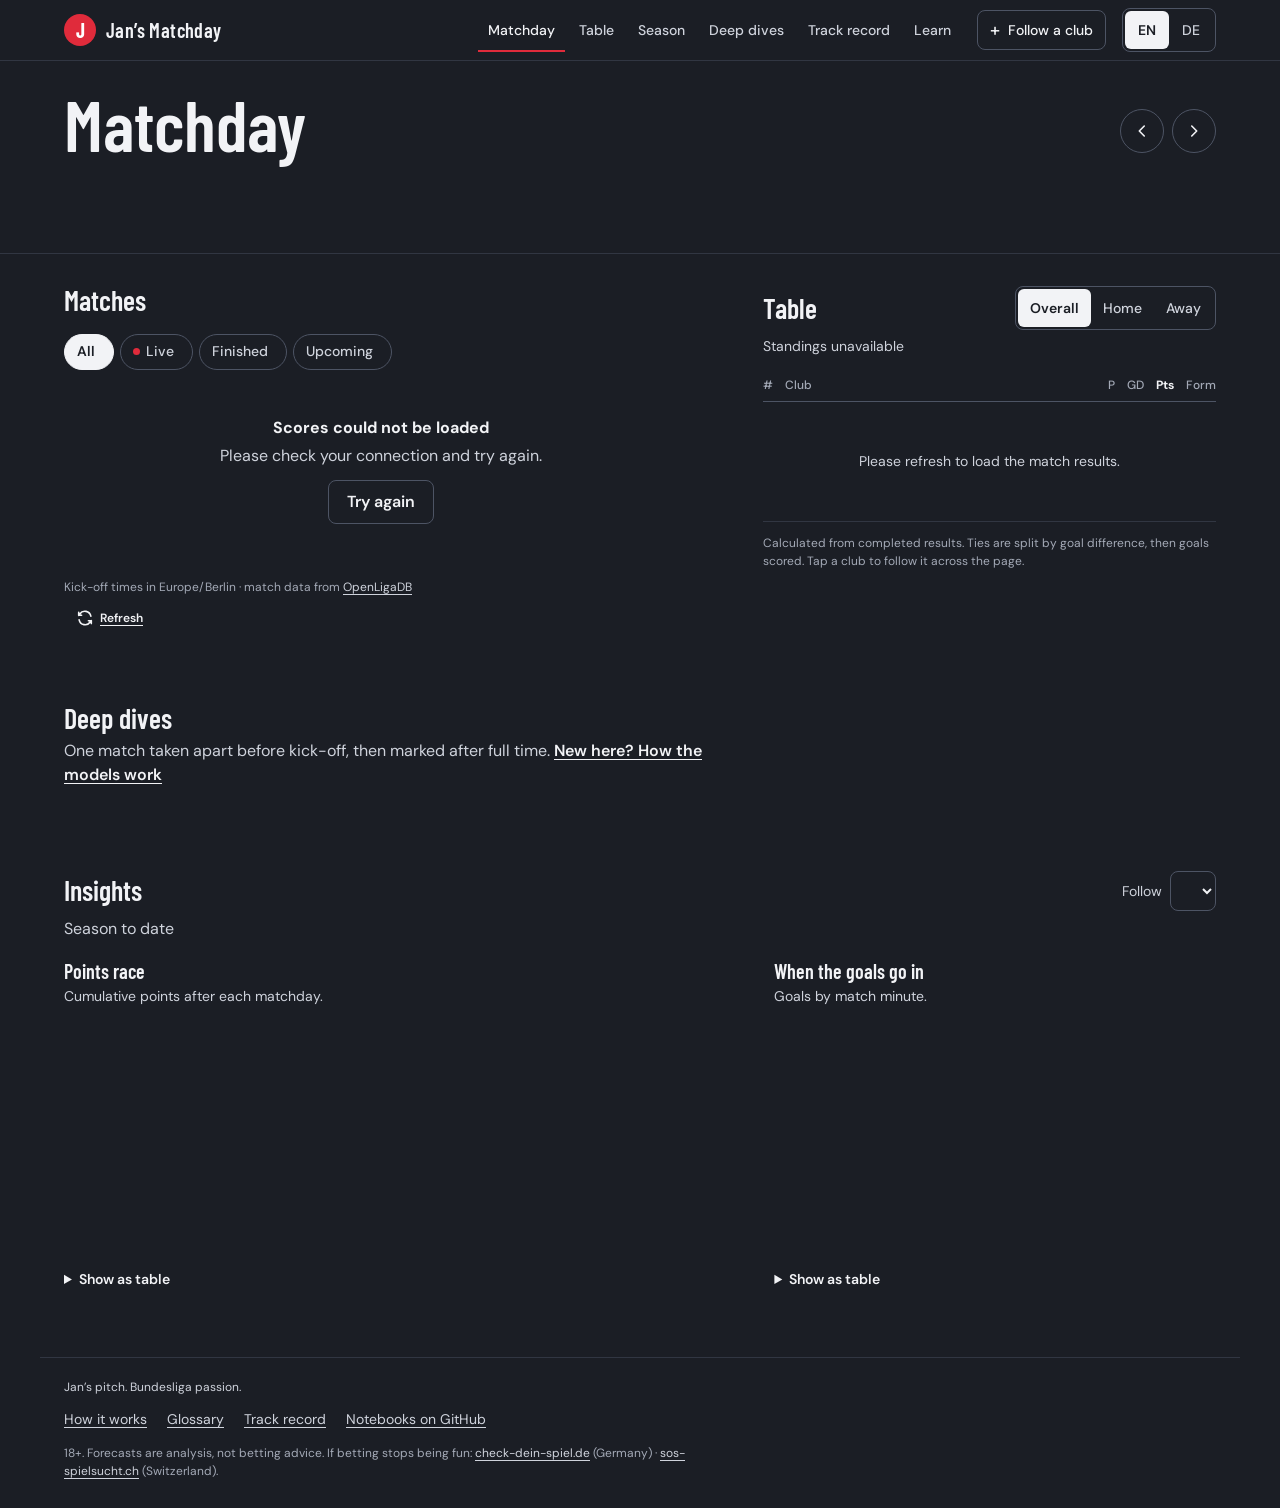
<file: index.html>
<!doctype html>
<html lang="en">
  <head>
    <meta charset="utf-8">
    <meta name="viewport" content="width=device-width, initial-scale=1, viewport-fit=cover">
    <meta name="theme-color" content="#1b1e25">
    <meta name="description" content="Jan’s Matchday: Bundesliga fixtures, live scores, the table, season insights and data-driven match analysis." data-i18n-attrs="content:meta.description">
    <title data-i18n="meta.title">Jan’s Matchday — Bundesliga results, table and analysis</title>
    <meta name="apple-mobile-web-app-capable" content="yes">
    <meta name="apple-mobile-web-app-title" content="Jan’s Matchday">
    <meta name="apple-mobile-web-app-status-bar-style" content="black-translucent">
    <link rel="canonical" href="https://jhvl88.github.io/matchday/">
    <link rel="alternate" hreflang="en" href="https://jhvl88.github.io/matchday/?lang=en">
    <link rel="alternate" hreflang="de" href="https://jhvl88.github.io/matchday/?lang=de">
    <link rel="alternate" hreflang="x-default" href="https://jhvl88.github.io/matchday/">
    <meta property="og:type" content="website">
    <meta property="og:site_name" content="Jan’s Matchday">
    <meta property="og:title" content="Jan’s Matchday: Bundesliga forecasts, results and the table">
    <meta property="og:description" content="Bundesliga fixtures, live scores and the table, plus deep dives that pit three forecasting models against the bookmakers. In English and German.">
    <meta property="og:url" content="https://jhvl88.github.io/matchday/">
    <meta property="og:image" content="https://jhvl88.github.io/matchday/assets/share/home.jpg">
    <meta property="og:image:width" content="1200">
    <meta property="og:image:height" content="630">
    <meta property="og:image:alt" content="Jan’s Matchday: Bundesliga forecasts, results and the table">
    <meta property="og:locale" content="en_GB">
    <meta property="og:locale:alternate" content="de_DE">
    <meta name="twitter:card" content="summary_large_image">
    <meta name="twitter:title" content="Jan’s Matchday: Bundesliga forecasts, results and the table">
    <meta name="twitter:description" content="Bundesliga fixtures, live scores and the table, plus deep dives that pit three forecasting models against the bookmakers. In English and German.">
    <meta name="twitter:image" content="https://jhvl88.github.io/matchday/assets/share/home.jpg">
    <link rel="apple-touch-icon" href="./assets/apple-touch-icon.png">
    <link rel="manifest" href="./manifest.webmanifest">
    <link rel="preconnect" href="https://api.openligadb.de">
    <link rel="preload" href="assets/fonts/dm-sans-latin-400-normal.woff2" as="font" type="font/woff2" crossorigin>
    <link rel="preload" href="assets/fonts/barlow-condensed-latin-700-normal.woff2" as="font" type="font/woff2" crossorigin>
    <link rel="stylesheet" href="styles.css?v=12">
    <script src="i18n.js?v=17" defer></script>
    <script src="glossary.js?v=17" defer></script>
    <script src="explain.js?v=10" defer></script>
    <script src="app.js?v=15" defer></script>
  </head>
  <body class="home">
    <a class="skip-link" href="#matches" data-i18n="nav.skip">Skip to matches</a>
    <header class="topbar">
      <div class="app-shell topbar-inner">
        <a class="brand" href="./" aria-label="Jan’s Matchday home" data-i18n-attrs="aria-label:brand.home">
          <span class="brand-mark" aria-hidden="true">J</span>
          <span class="brand-name">Jan’s Matchday</span>
        </a>
        <nav class="top-nav" aria-label="Sections" data-i18n-attrs="aria-label:nav.label">
          <a href="#matchday" aria-current="page" data-i18n="nav.matchday">Matchday</a>
          <a href="#table" data-i18n="nav.table">Table</a>
          <a href="season/" data-i18n="nav.season">Season</a>
          <a href="#analysis" data-i18n="nav.dives">Deep dives</a>
          <a href="record/" data-i18n="nav.record">Track record</a>
          <a href="learn/" data-i18n="nav.learn">Learn</a>
        </nav>
        <button class="follow-button" id="follow-button" type="button" aria-haspopup="dialog" aria-controls="follow-dialog">
          <span class="follow-crest" id="follow-crest" aria-hidden="true"></span>
          <span class="follow-label" id="follow-label" data-i18n="follow.button">Follow a club</span>
        </button>
        <div class="segmented lang-switch" role="group" aria-label="Language" data-i18n-attrs="aria-label:lang.label">
          <button type="button" data-lang="en" lang="en" title="English" aria-pressed="true">EN</button>
          <button type="button" data-lang="de" lang="de" title="Deutsch" aria-pressed="false">DE</button>
        </div>
      </div>
    </header>

    <main>
      <section class="masthead" id="matchday" aria-labelledby="matchday-title">
        <div class="app-shell">
          <div class="masthead-row">
            <h1 id="matchday-title"><span id="matchday-title-text" data-i18n="hub.titlePlaceholder">Matchday</span></h1>
            <div class="masthead-nav">
              <button class="icon-button" id="previous-matchday" type="button" aria-label="Previous matchday" data-i18n-attrs="aria-label:hub.prev">
                <svg viewBox="0 0 20 20" aria-hidden="true"><path d="m12.5 4.5-5.5 5.5 5.5 5.5"/></svg>
              </button>
              <button class="icon-button" id="next-matchday" type="button" aria-label="Next matchday" data-i18n-attrs="aria-label:hub.next">
                <svg viewBox="0 0 20 20" aria-hidden="true"><path d="m7.5 4.5 5.5 5.5-5.5 5.5"/></svg>
              </button>
            </div>
          </div>
          <p class="masthead-dates" id="matchday-dates">&nbsp;</p>
          <p class="status-line" id="countdown" hidden></p>
          <div class="season-strip" id="matchday-strip" role="group" aria-label="Choose a matchday" data-i18n-attrs="aria-label:hub.stripLabel"></div>
          <p class="strip-note">
            <span id="strip-caption"></span>
            <button class="link-button" id="current-matchday" type="button" hidden></button>
          </p>
        </div>
      </section>

      <div class="app-shell page">
        <div class="board-layout">
          <section class="board" id="matches" aria-labelledby="matches-heading">
            <h2 id="matches-heading" data-i18n="fixtures.title">Matches</h2>
            <p class="board-intro" id="board-intro" hidden></p>
            <div class="legend" id="prob-legend" hidden>
              <span class="legend-item"><span class="legend-swatch is-home" aria-hidden="true"></span><span data-i18n="legend.home">Home win</span></span>
              <span class="legend-item"><span class="legend-swatch is-draw" aria-hidden="true"></span><span data-i18n="legend.draw">Draw</span></span>
              <span class="legend-item"><span class="legend-swatch is-away" aria-hidden="true"></span><span data-i18n="legend.away">Away win</span></span>
              <span class="legend-item" id="legend-pin" hidden><span class="legend-pin" aria-hidden="true"></span><span data-i18n="legend.pin">Bookmakers’ split</span></span>
            </div>
            <div class="lead" id="lead" hidden></div>
            <div class="filter-row" role="group" aria-label="Filter matches" data-i18n-attrs="aria-label:filter.label">
                <button class="filter-chip is-active" type="button" data-filter="all" aria-pressed="true"><span data-i18n="filter.all">All</span> <span class="chip-count" data-count="all"></span></button>
                <button class="filter-chip" type="button" data-filter="live" aria-pressed="false"><span class="live-indicator" aria-hidden="true"></span><span data-i18n="filter.live">Live</span> <span class="chip-count" data-count="live"></span></button>
                <button class="filter-chip" type="button" data-filter="finished" aria-pressed="false"><span data-i18n="filter.finished">Finished</span> <span class="chip-count" data-count="finished"></span></button>
                <button class="filter-chip" type="button" data-filter="upcoming" aria-pressed="false"><span data-i18n="filter.upcoming">Upcoming</span> <span class="chip-count" data-count="upcoming"></span></button>
              </div>
            <div id="results" class="results-list" aria-live="polite" aria-busy="true">
              <div class="loading-state">
                <span class="loading-spinner" aria-hidden="true"></span>
                <p data-i18n="fixtures.loading">Finding the latest scores…</p>
              </div>
            </div>
            <p class="board-foot" id="fixtures-foot"><span data-i18n="fixtures.foot">Kick-off times in Europe/Berlin · match data from</span> <a href="https://www.openligadb.de/" target="_blank" rel="noreferrer">OpenLigaDB</a><span id="odds-source"></span></p>
            <p class="board-refresh">
              <span class="updated-at" id="updated-at" aria-live="polite"></span>
              <button class="link-button refresh-button" id="refresh-results" type="button">
                <svg viewBox="0 0 20 20" aria-hidden="true"><path d="M16.5 8A6.8 6.8 0 0 0 4.2 5.5L3 7m0 0V3.8M3 7h3.2M3.5 12a6.8 6.8 0 0 0 12.3 2.5L17 13m0 0v3.2M17 13h-3.2"/></svg>
                <span data-i18n="hub.refresh">Refresh</span>
              </button>
            </p>
          </section>

          <section class="standings standings-panel" id="table" aria-labelledby="standings-heading" aria-busy="true">
            <div class="section-row">
              <h2 id="standings-heading" data-i18n="table.title">Table</h2>
              <div class="segmented" role="group" aria-label="Table view" data-i18n-attrs="aria-label:table.viewLabel">
                <button type="button" data-venue="all" aria-pressed="true" data-i18n="table.overall">Overall</button>
                <button type="button" data-venue="home" aria-pressed="false" data-i18n="table.home">Home</button>
                <button type="button" data-venue="away" aria-pressed="false" data-i18n="table.away">Away</button>
              </div>
            </div>
            <p class="standings-caption" id="standings-caption" aria-live="polite" data-i18n="table.loading">Loading standings…</p>
            <div class="standings-scroll">
              <table class="standings-table">
                <caption class="visually-hidden" id="standings-table-caption" data-i18n="table.captionDefault">Bundesliga table</caption>
                <thead>
                  <tr>
                    <th scope="col" class="position-column"><abbr title="Position" data-i18n-attrs="title:table.col.position">#</abbr></th>
                    <th scope="col" class="club-column" data-i18n="table.col.club">Club</th>
                    <th scope="col"><abbr title="Played" data-i18n="table.col.played" data-i18n-attrs="title:table.col.playedTitle">P</abbr></th>
                    <th scope="col" class="detail-column"><abbr title="Won" data-i18n="table.col.won" data-i18n-attrs="title:table.col.wonTitle">W</abbr></th>
                    <th scope="col" class="detail-column"><abbr title="Drawn" data-i18n="table.col.drawn" data-i18n-attrs="title:table.col.drawnTitle">D</abbr></th>
                    <th scope="col" class="detail-column"><abbr title="Lost" data-i18n="table.col.lost" data-i18n-attrs="title:table.col.lostTitle">L</abbr></th>
                    <th scope="col" class="detail-column" data-i18n="table.col.goals">Goals</th>
                    <th scope="col"><abbr title="Goal difference" data-i18n="table.col.gd" data-i18n-attrs="title:table.col.gdTitle">GD</abbr></th>
                    <th scope="col" class="points-column"><abbr title="Points" data-i18n="table.col.points" data-i18n-attrs="title:table.col.pointsTitle">Pts</abbr></th>
                    <th scope="col" class="form-column" data-i18n="table.col.form">Form</th>
                  </tr>
                </thead>
                <tbody id="standings-rows">
                  <tr><td colspan="10" class="standings-message" data-i18n="table.loading">Loading standings…</td></tr>
                </tbody>
              </table>
            </div>
            <p class="standings-note" data-i18n="table.note">Calculated from completed results. Ties are split by goal difference, then goals scored. Tap a club to follow it across the page.</p>
            <p class="standings-note season-teaser" id="season-teaser" hidden></p>
          </section>
        </div>

        <section class="dives" id="analysis" aria-labelledby="analysis-heading">
          <h2 id="analysis-heading" data-i18n="analysis.title">Deep dives</h2>
          <p class="section-intro"><span data-i18n="analysis.intro">One match taken apart before kick-off, then marked after full time.</span> <a href="learn/" data-i18n="analysis.learnLink">New here? How the models work</a></p>
          <div class="dive-list" id="analysis-grid"></div>
        </section>

        <section class="insights" id="insights" aria-labelledby="insights-heading">
          <div class="section-row">
            <h2 id="insights-heading" data-i18n="insights.title">Insights</h2>
            <label class="team-picker">
              <span data-i18n="insights.follow">Follow</span>
              <select id="team-select"></select>
            </label>
          </div>
          <p class="section-intro" id="insights-caption" data-i18n="insights.eyebrow">Season to date</p>
          <div class="insights-grid">
            <figure class="chart-card">
              <figcaption>
                <h3 data-i18n="chart.points.title">Points race</h3>
                <p id="points-chart-summary" data-i18n="chart.points.default">Cumulative points after each matchday.</p>
              </figcaption>
              <div class="chart" id="points-chart"></div>
              <details class="chart-table">
                <summary data-i18n="chart.showTable">Show as table</summary>
                <div class="chart-table-scroll" id="points-table"></div>
              </details>
            </figure>
            <figure class="chart-card">
              <figcaption>
                <h3 data-i18n="chart.minutes.title">When the goals go in</h3>
                <p id="minutes-chart-summary" data-i18n="chart.minutes.default">Goals by match minute.</p>
              </figcaption>
              <div class="chart" id="minutes-chart"></div>
              <details class="chart-table">
                <summary data-i18n="chart.showTable">Show as table</summary>
                <div class="chart-table-scroll" id="minutes-table"></div>
              </details>
            </figure>
          </div>
        </section>

        <section class="record" id="record-teaser" aria-labelledby="record-heading" hidden>
          <div class="record-copy">
            <h2 id="record-heading" data-i18n="teaser.title">Are the models any good?</h2>
            <p class="section-intro"><span data-i18n="teaser.text">Every forecast is graded after full time.</span> <button type="button" class="term" data-term="rps" data-i18n="teaser.what">What is the score?</button></p>
            <p class="record-season" id="record-season"></p>
            <a class="outline-link" href="record/" data-i18n="teaser.link">See every graded forecast</a>
          </div>
          <div class="record-gauge" id="record-gauge"></div>
        </section>
      </div>
    </main>

    <footer class="app-shell site-footer">
      <span class="footer-tagline" data-i18n="footer.tagline">Jan’s pitch. Bundesliga passion.</span>
      <nav class="footer-links" aria-label="More" data-i18n-attrs="aria-label:footer.more">
        <a href="learn/" data-i18n="footer.howItWorks">How it works</a>
        <a href="learn/#glossary" data-i18n="footer.glossary">Glossary</a>
        <a href="record/" data-i18n="nav.record">Track record</a>
        <a href="https://github.com/JHvL88/matchday" target="_blank" rel="noreferrer" data-i18n="footer.github">Notebooks on GitHub</a>
      </nav>
      <p class="responsible-note" data-i18n-html="footer.responsible">18+. Forecasts are analysis, not betting advice.</p>
      <p class="install-hint" id="install-hint" data-i18n-html="footer.install" hidden>On iPhone or iPad: tap <strong>Share</strong>, then <strong>Add to Home Screen</strong> to install Jan’s Matchday.</p>
    </footer>

    <nav class="tabbar" aria-label="Main" data-i18n-attrs="aria-label:nav.main">
      <a href="#matchday" aria-current="page">
        <svg viewBox="0 0 24 24" aria-hidden="true"><rect x="3" y="5" width="18" height="16" rx="2"/><path d="M3 10h18M8 3v4M16 3v4"/></svg>
        <span data-i18n="tab.matchday">Matchday</span>
      </a>
      <a href="#table">
        <svg viewBox="0 0 24 24" aria-hidden="true"><path d="M4 6h16M4 12h16M4 18h16"/></svg>
        <span data-i18n="tab.table">Table</span>
      </a>
      <a href="season/">
        <svg viewBox="0 0 24 24" aria-hidden="true"><path d="M7 4h10v4a5 5 0 0 1-10 0V4ZM7 6H4a3 3 0 0 0 3 4M17 6h3a3 3 0 0 1-3 4M12 13v4M8 21h8M9 17h6"/></svg>
        <span data-i18n="tab.season">Season</span>
      </a>
      <a href="#analysis">
        <svg viewBox="0 0 24 24" aria-hidden="true"><path d="M4 20V10M10 20V4M16 20v-7M22 20H2"/></svg>
        <span data-i18n="tab.dives">Deep dives</span>
      </a>
      <a href="record/">
        <svg viewBox="0 0 24 24" aria-hidden="true"><path d="m5 12 4 4L19 6"/></svg>
        <span data-i18n="tab.record">Record</span>
      </a>
      <a href="learn/">
        <svg viewBox="0 0 24 24" aria-hidden="true"><circle cx="12" cy="12" r="9"/><path d="M9.5 9.5a2.5 2.5 0 1 1 3.5 2.3c-.6.3-1 .9-1 1.6V14M12 17.5v.01"/></svg>
        <span data-i18n="tab.learn">Learn</span>
      </a>
    </nav>

    <dialog class="follow-dialog" id="follow-dialog" aria-labelledby="follow-title">
      <div class="follow-dialog-head">
        <h2 id="follow-title" data-i18n="follow.title">Follow a club</h2>
        <button type="button" class="dialog-close" id="follow-close" aria-label="Close" data-i18n-attrs="aria-label:dialog.close">×</button>
      </div>
      <p class="follow-dialog-text" data-i18n="follow.text">Your club is highlighted in the fixtures, the table and the charts. The choice stays on this device.</p>
      <div class="follow-grid" id="follow-grid"></div>
      <button type="button" class="ghost-button follow-clear" id="follow-clear" data-i18n="follow.clear">Stop following</button>
    </dialog>
  </body>
</html>
</file>
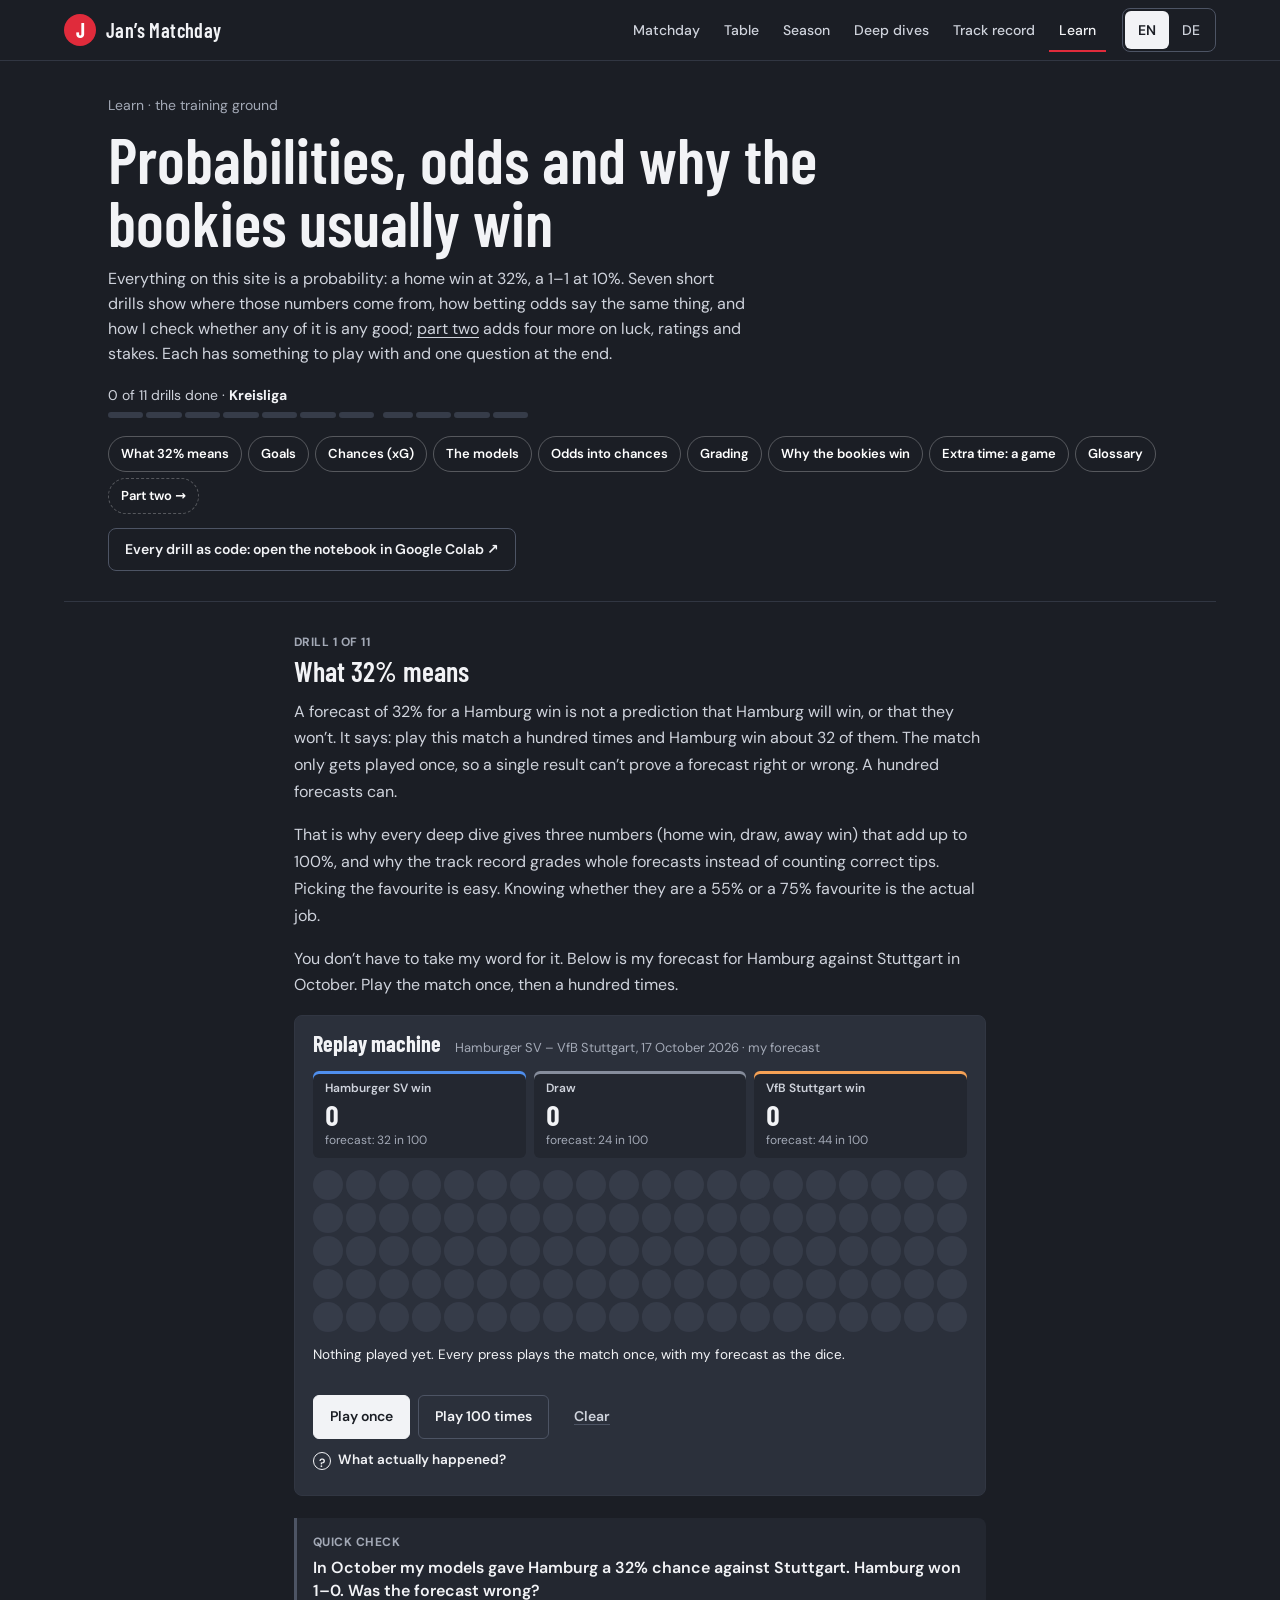
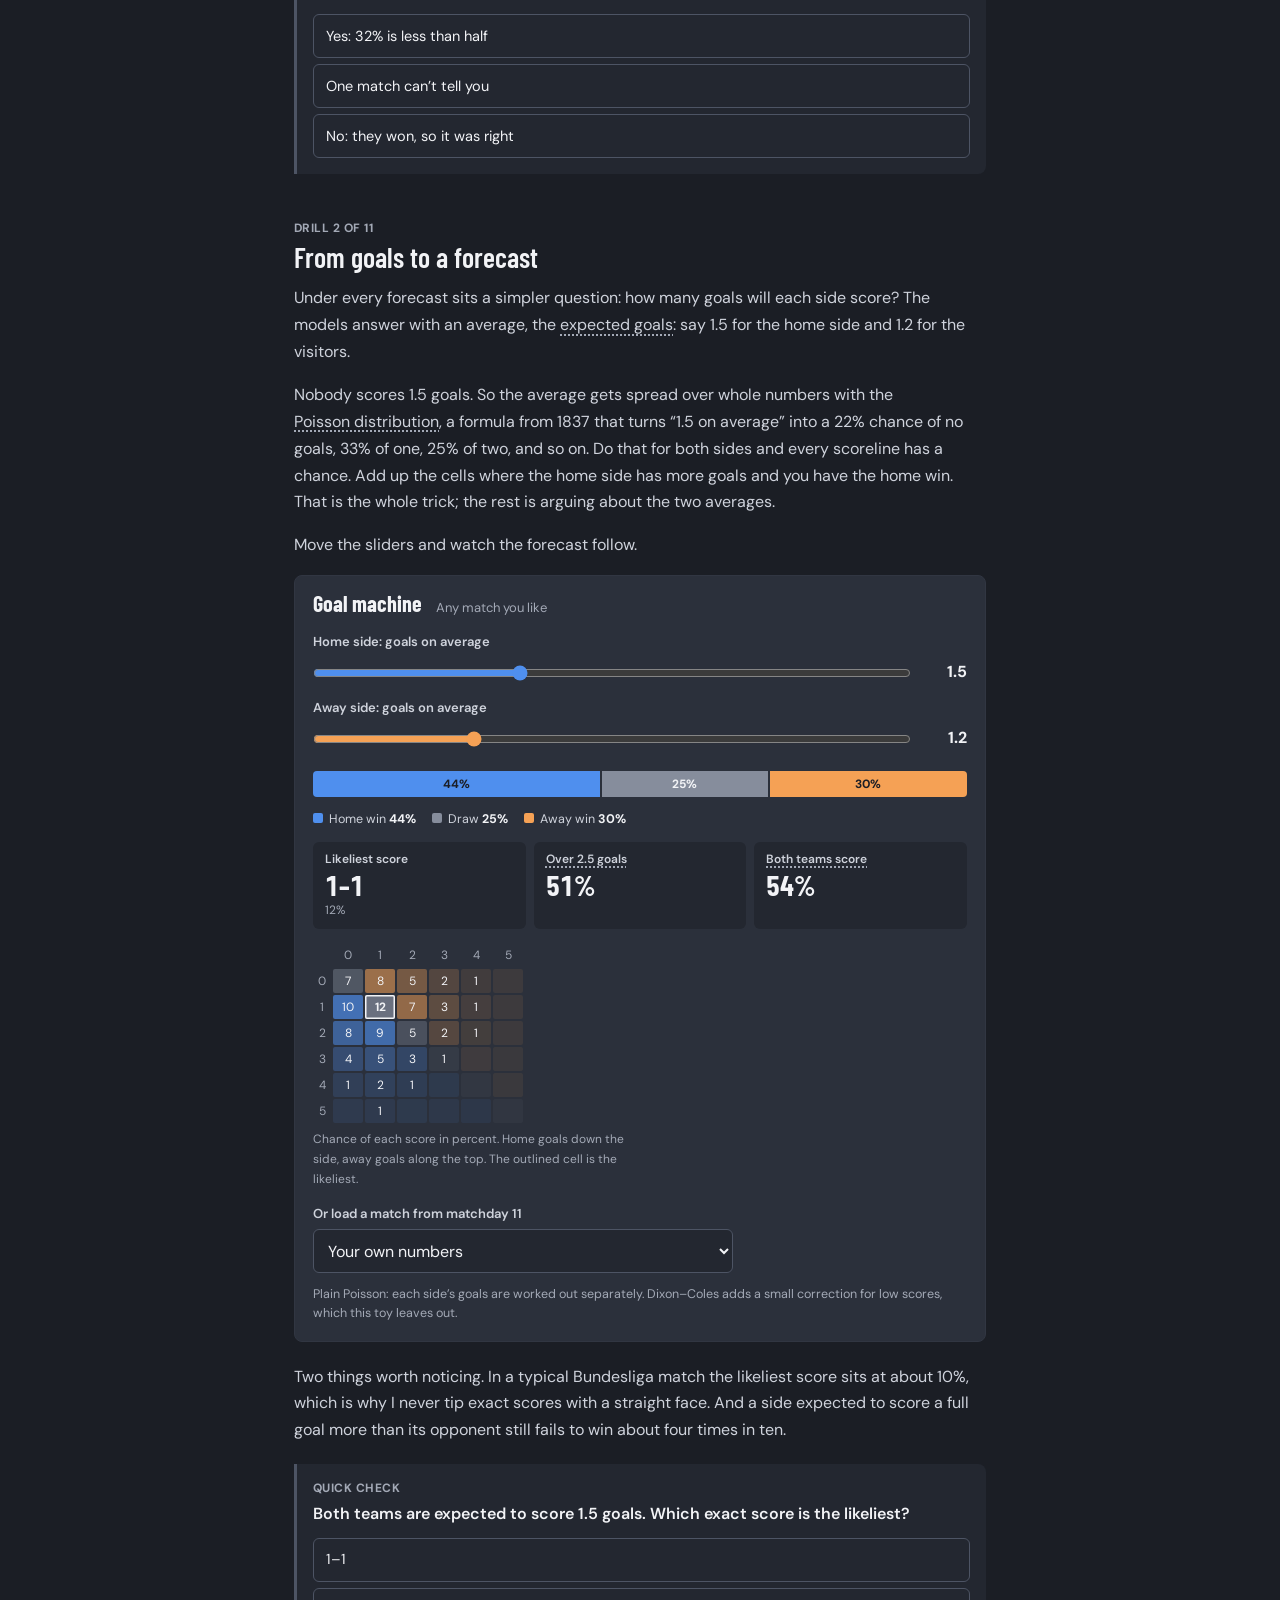
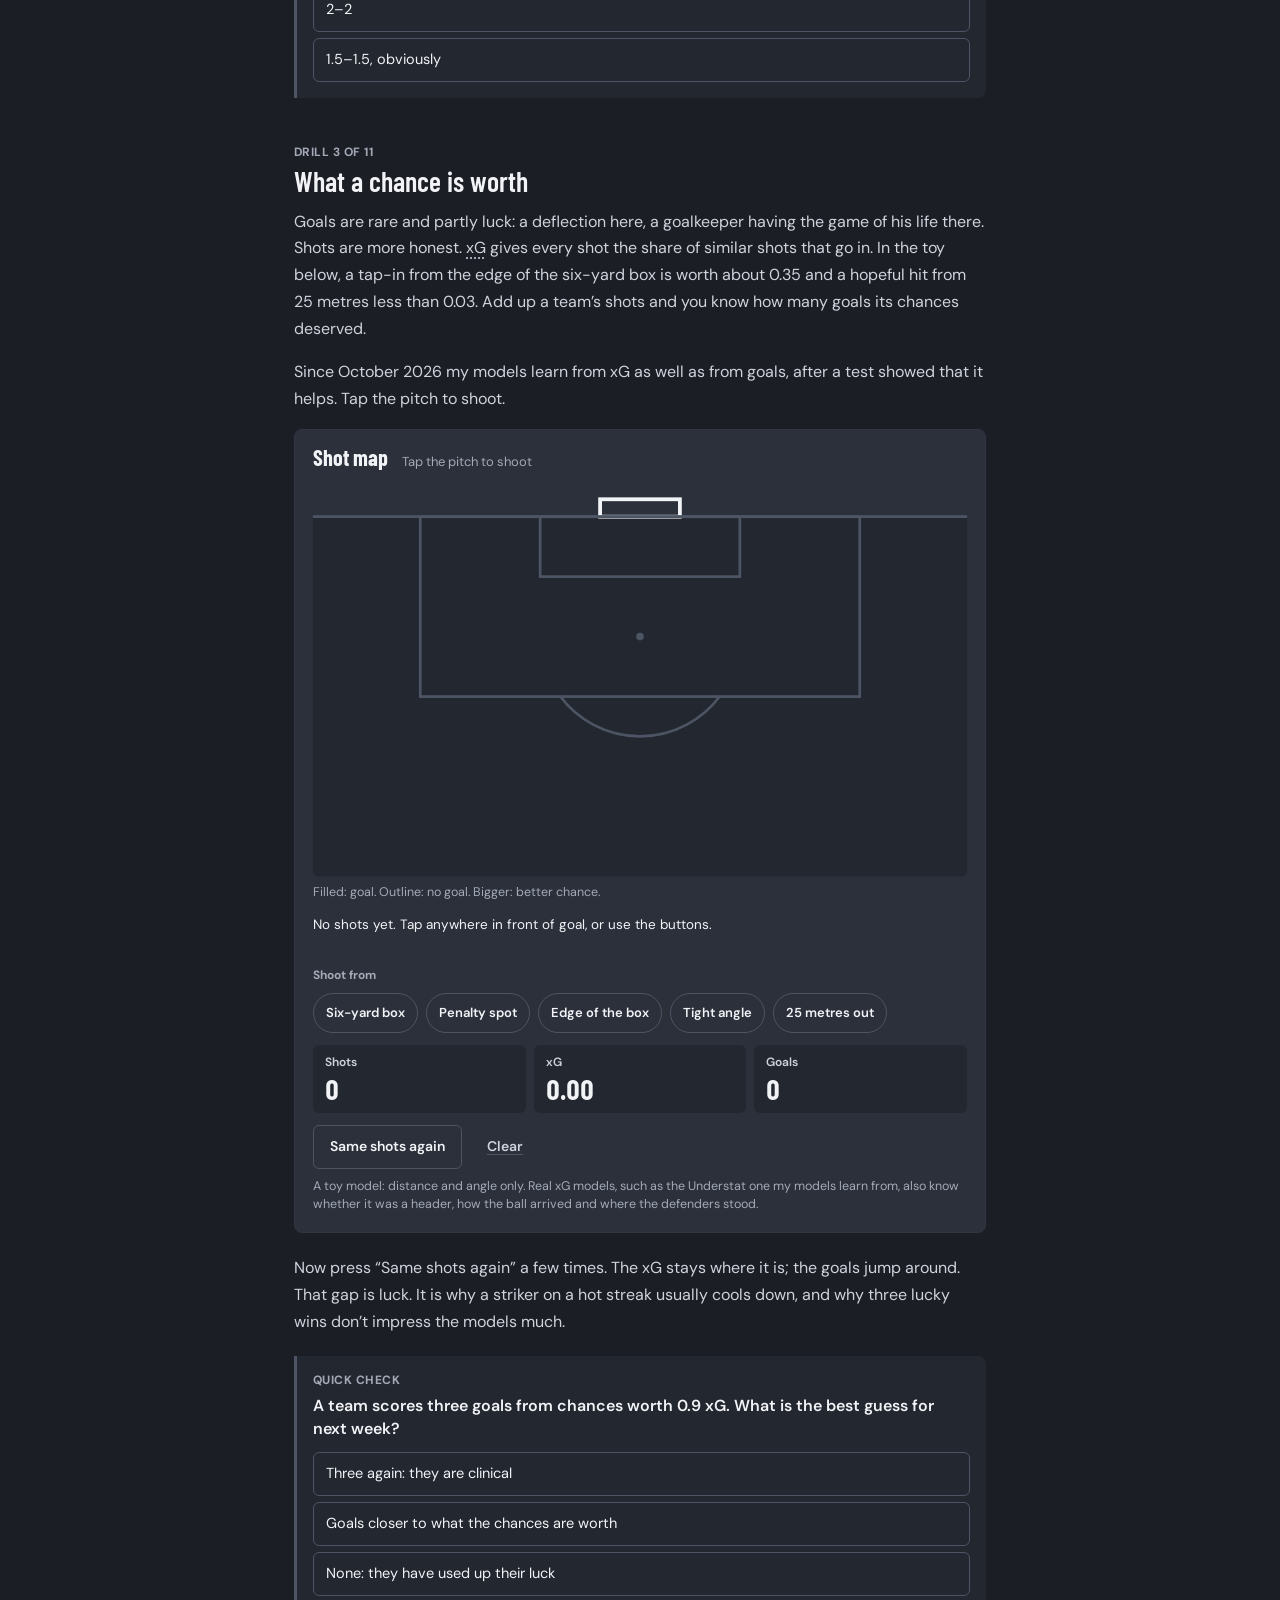
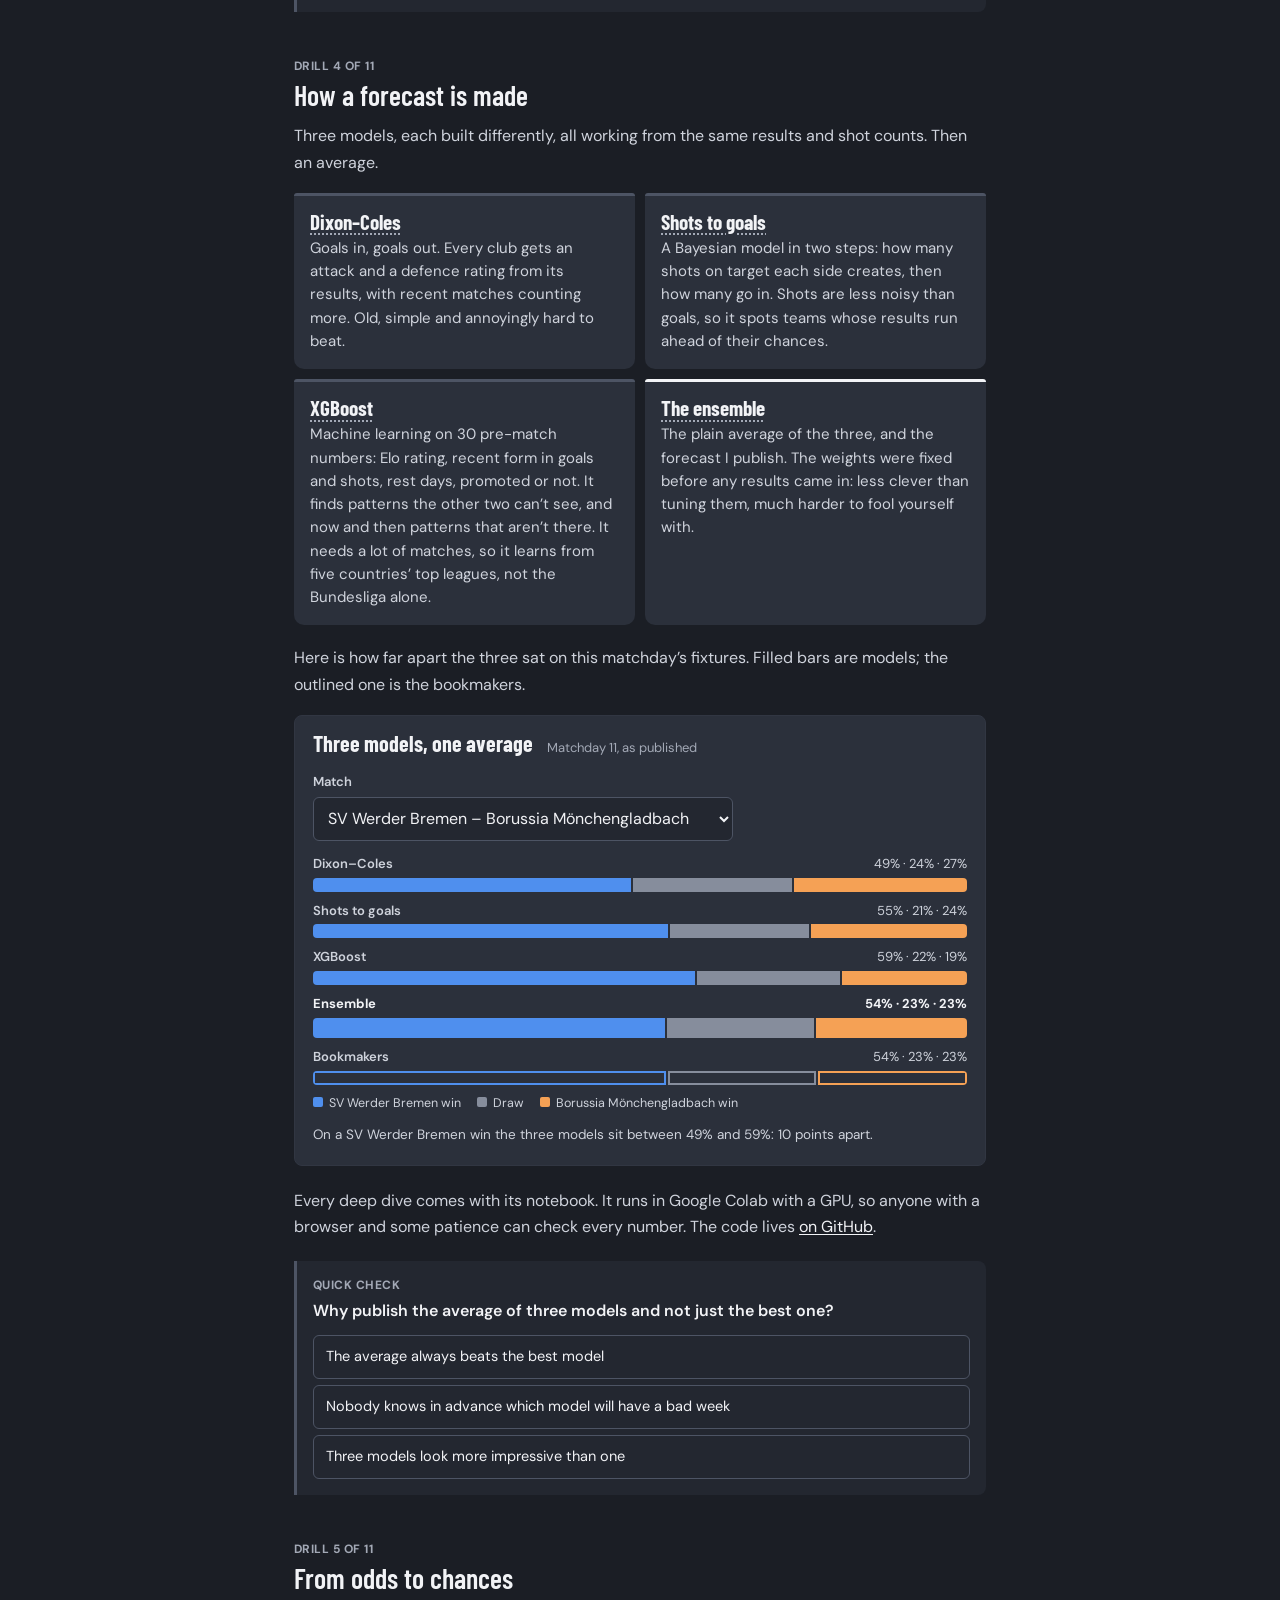
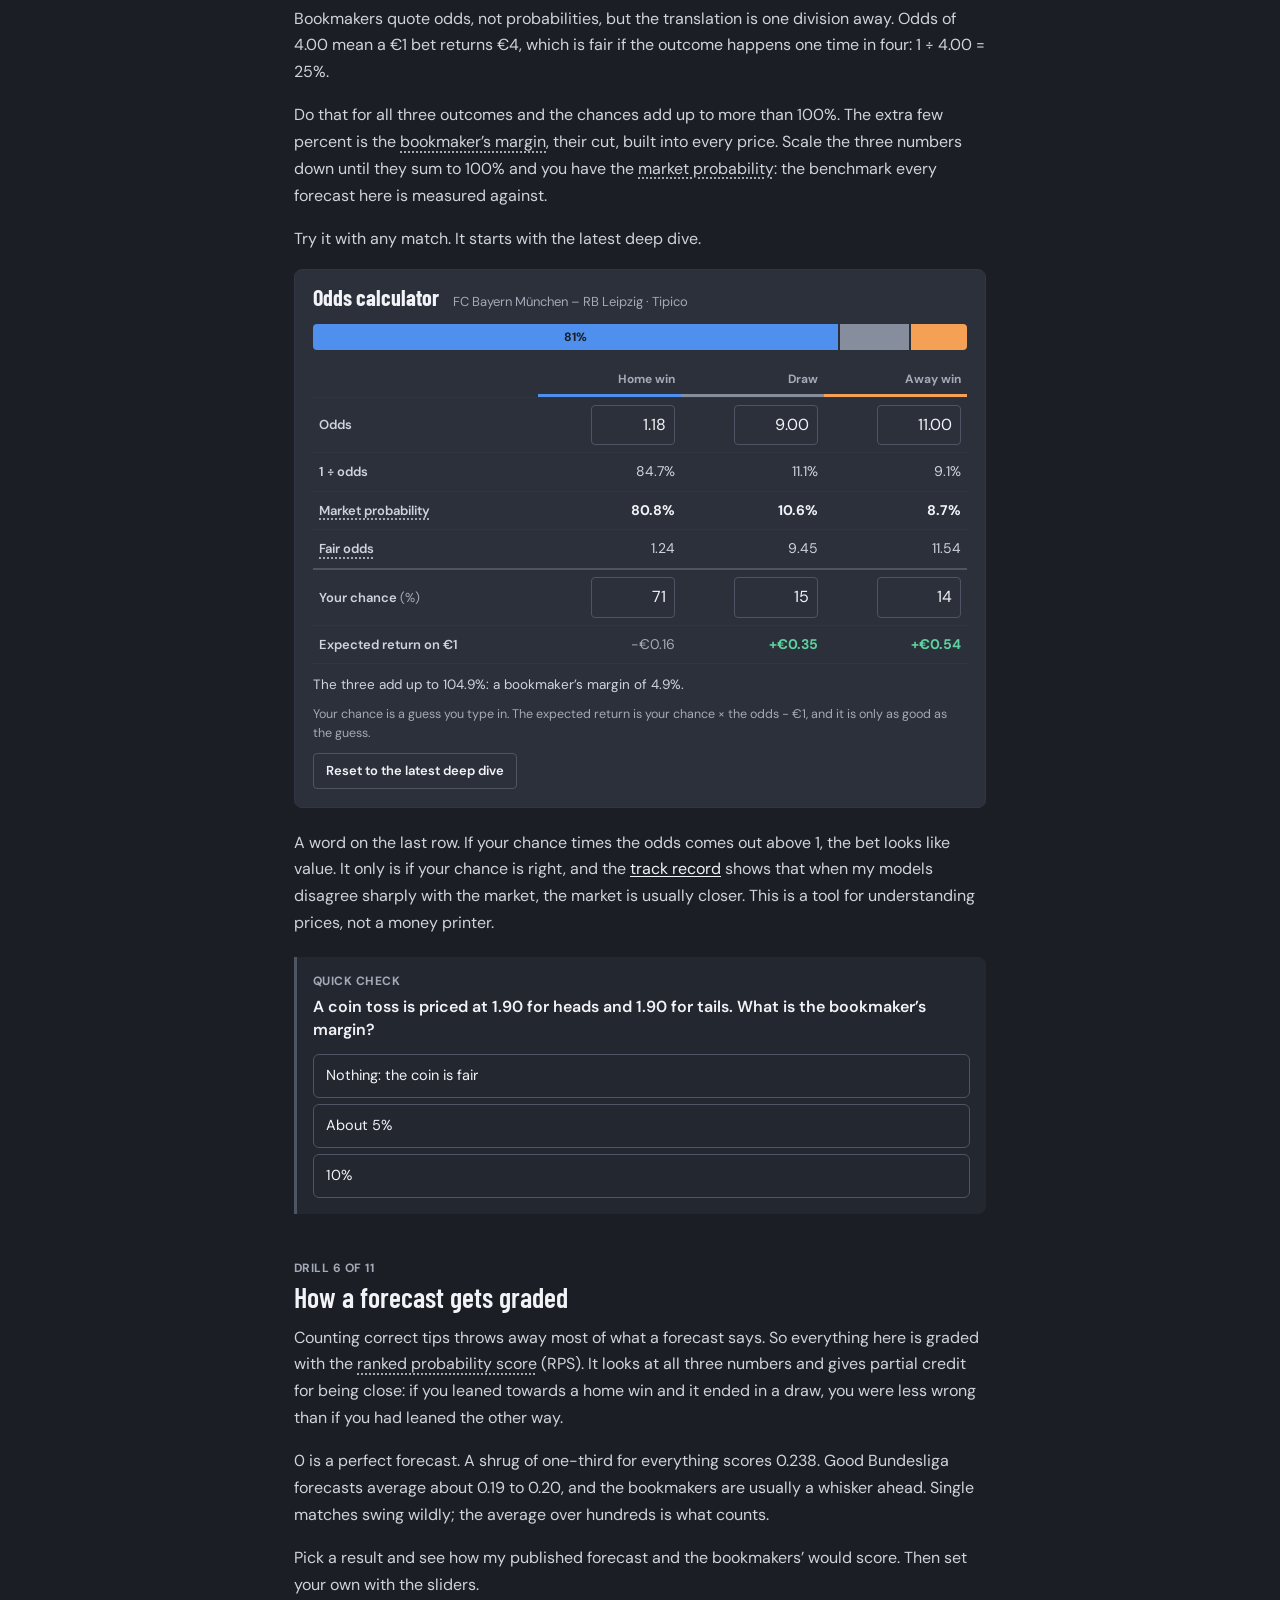
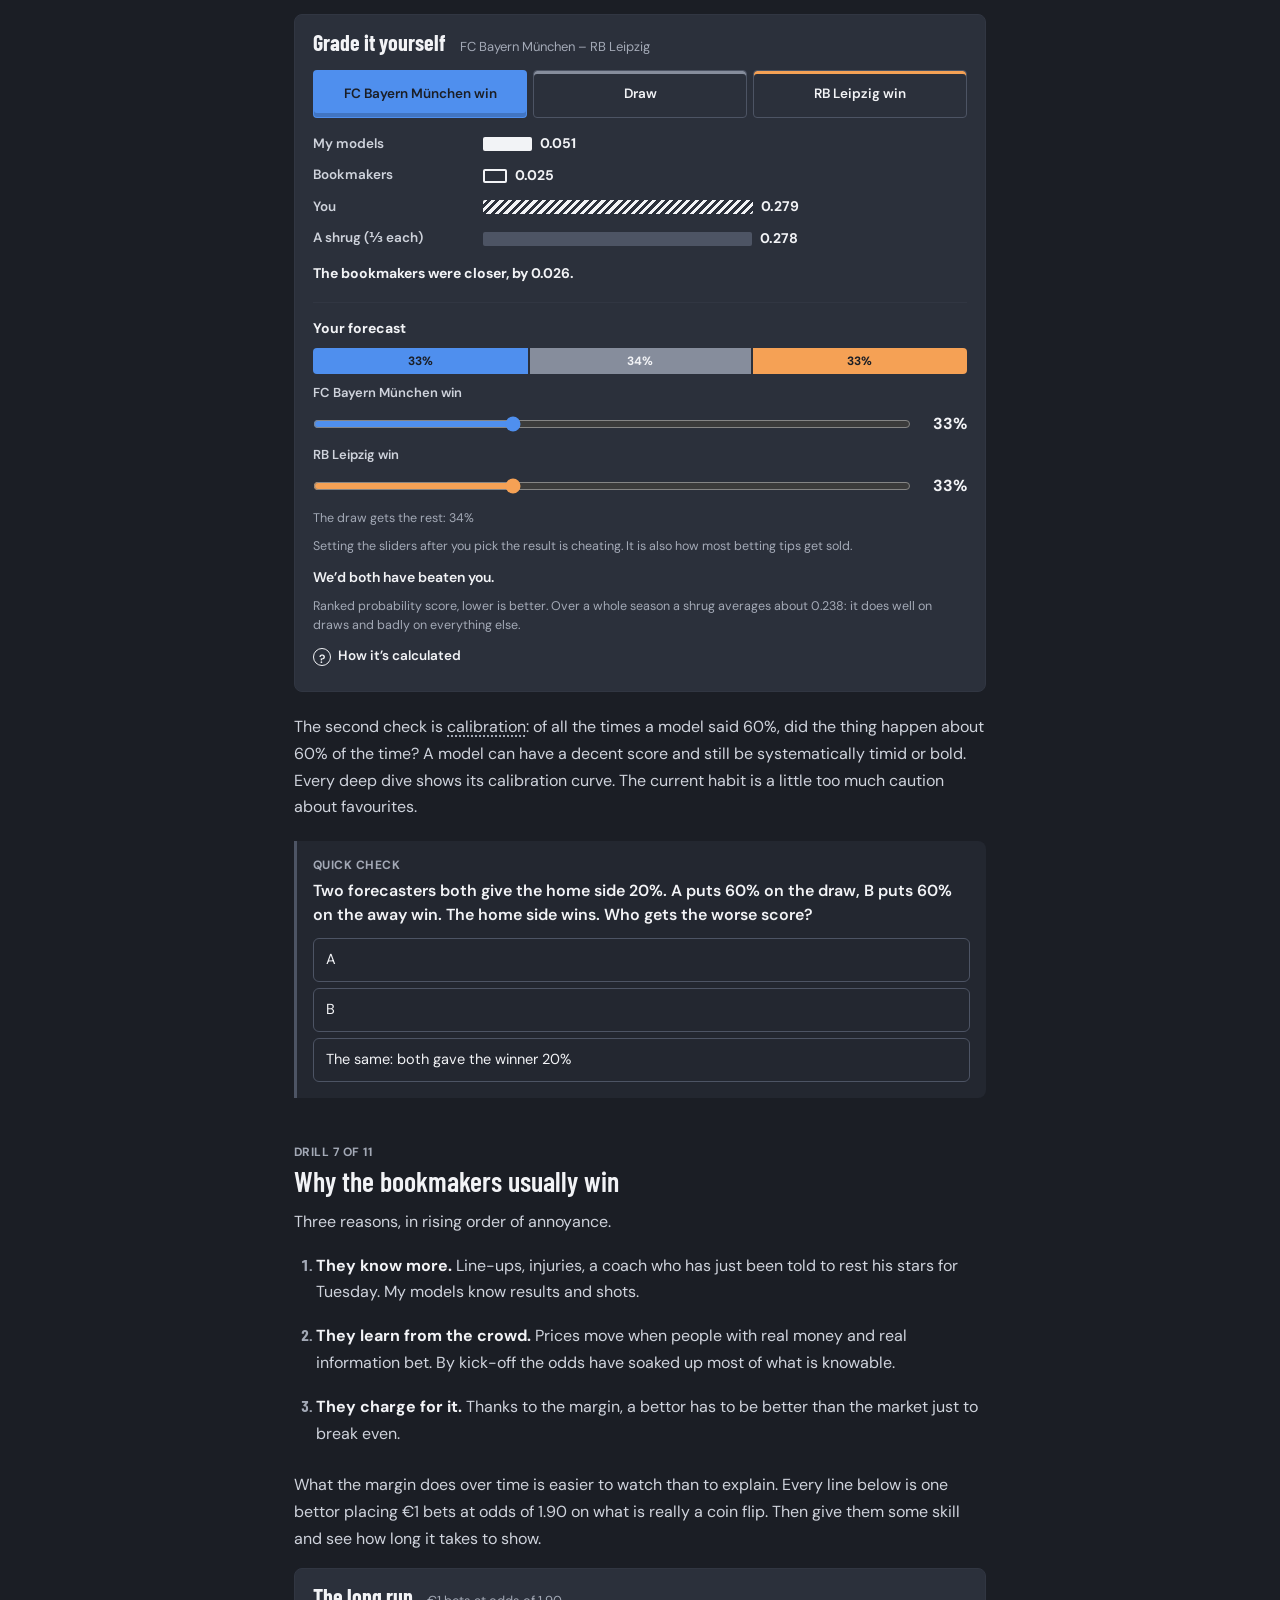
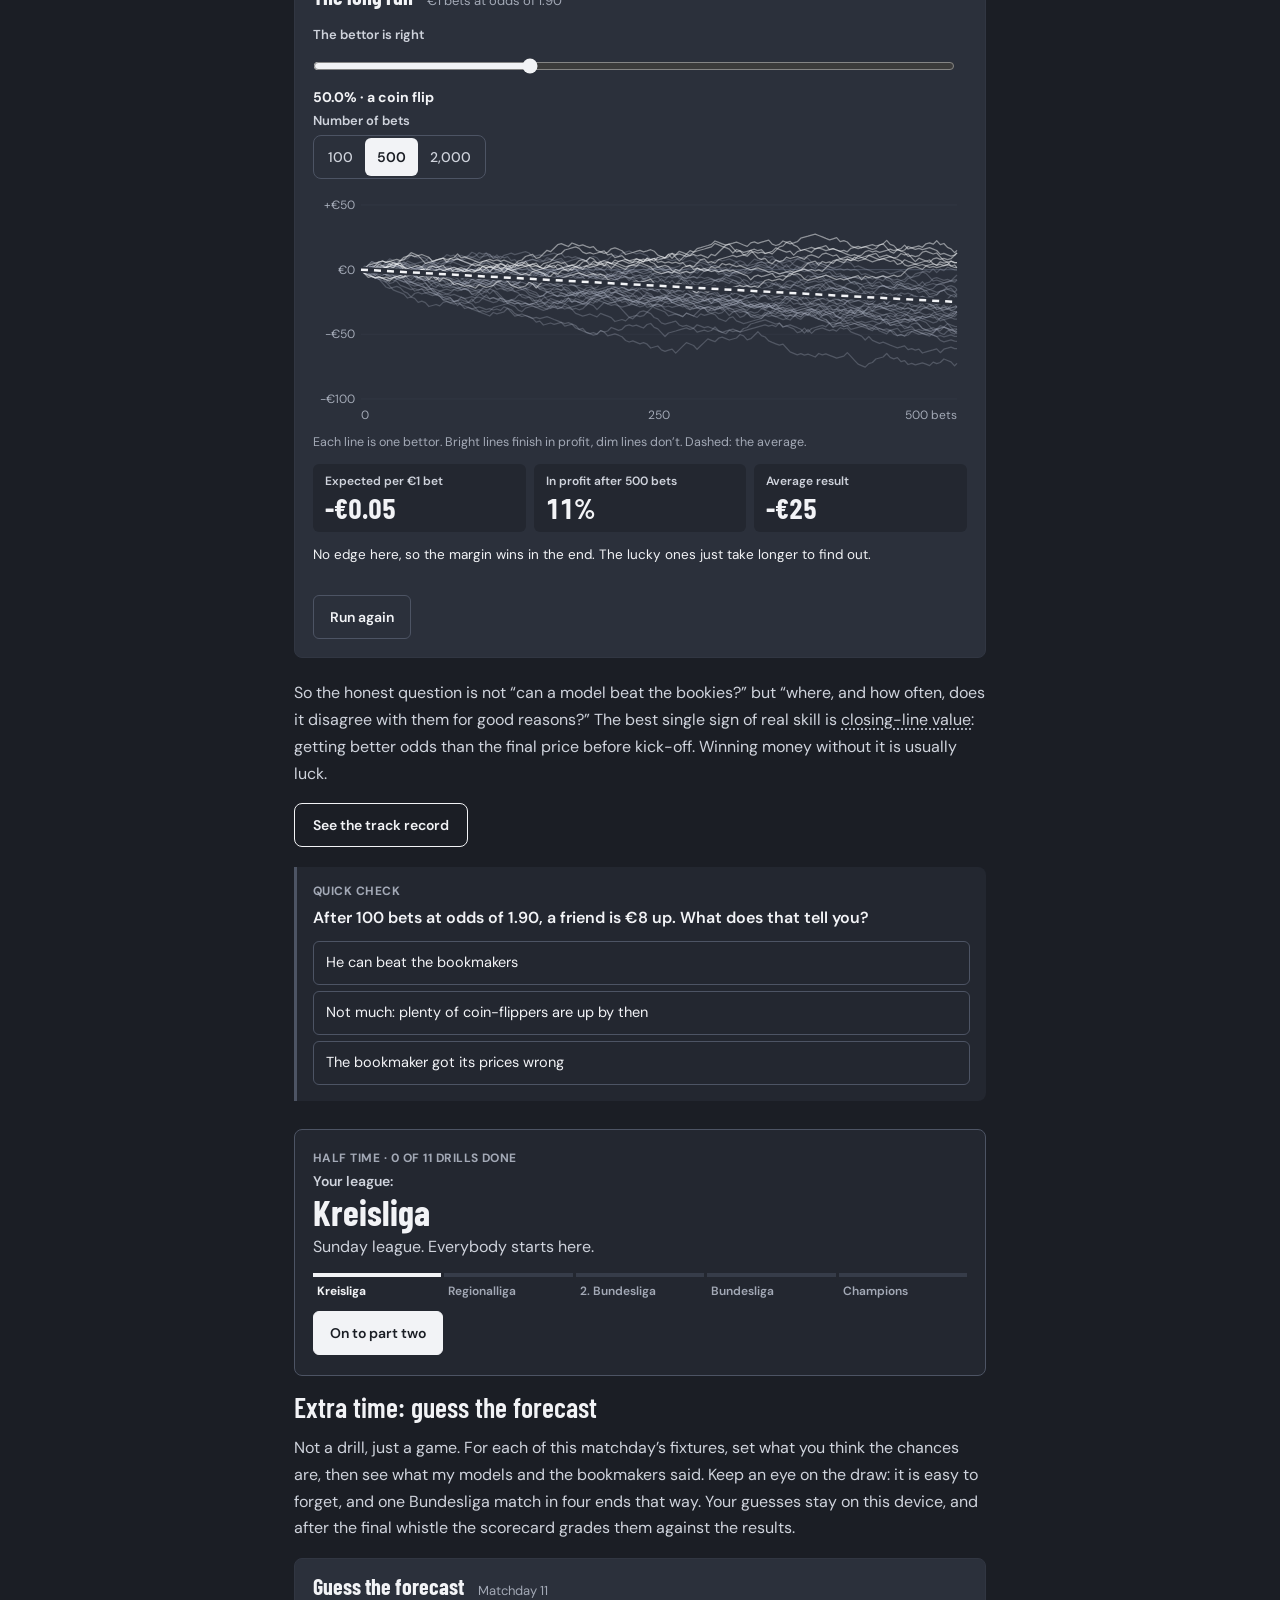
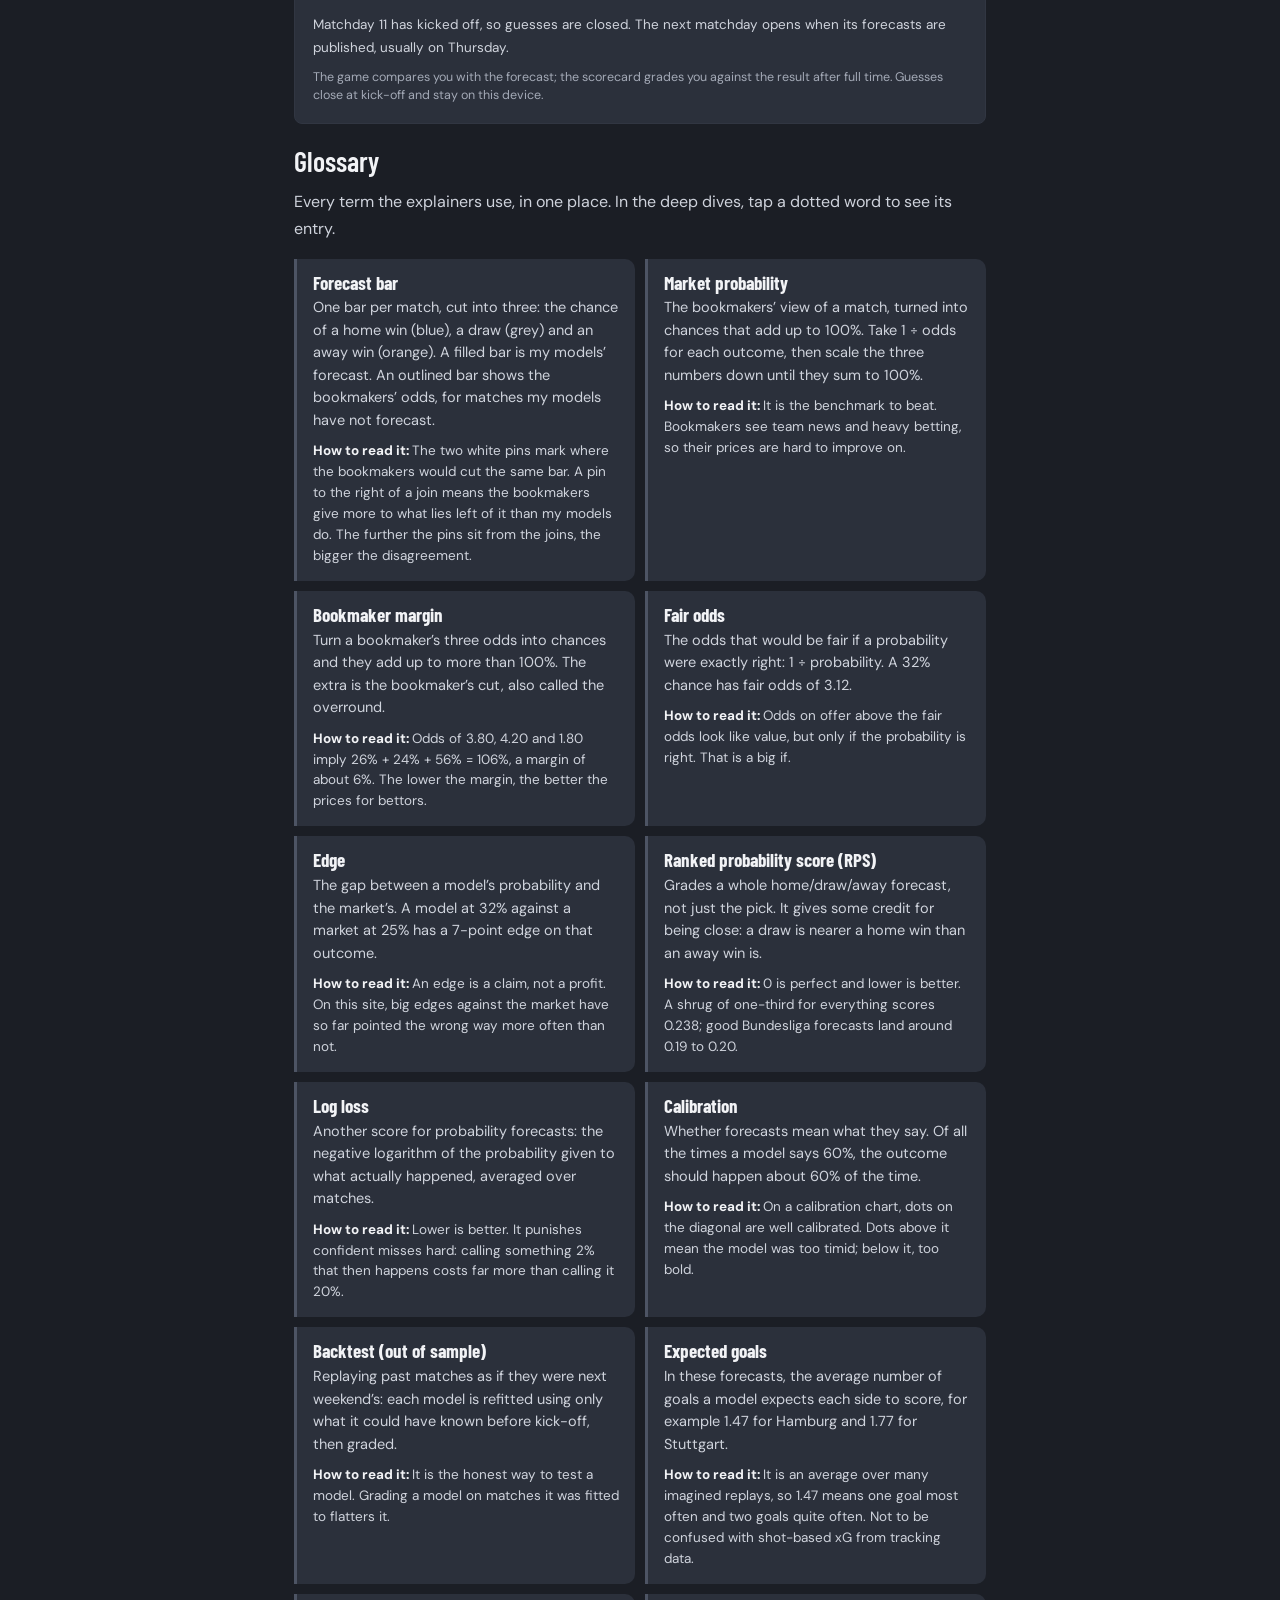
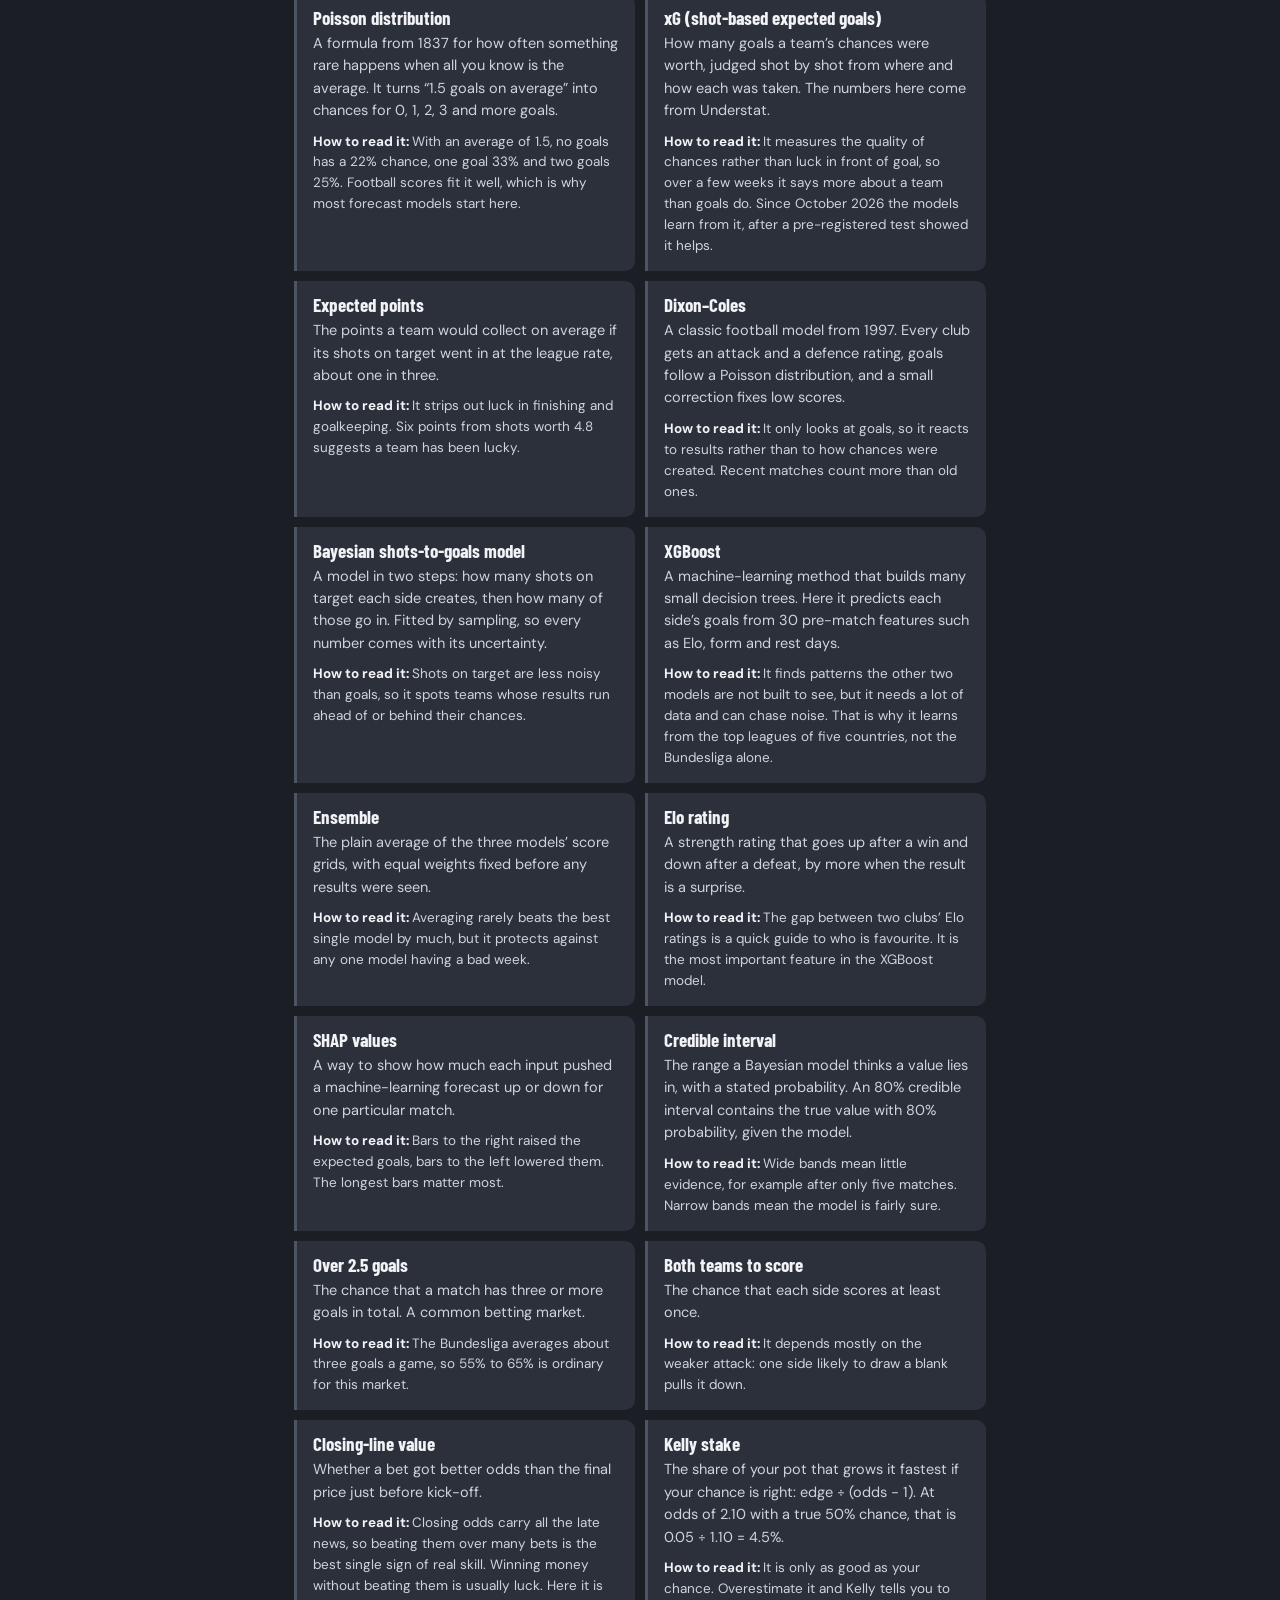
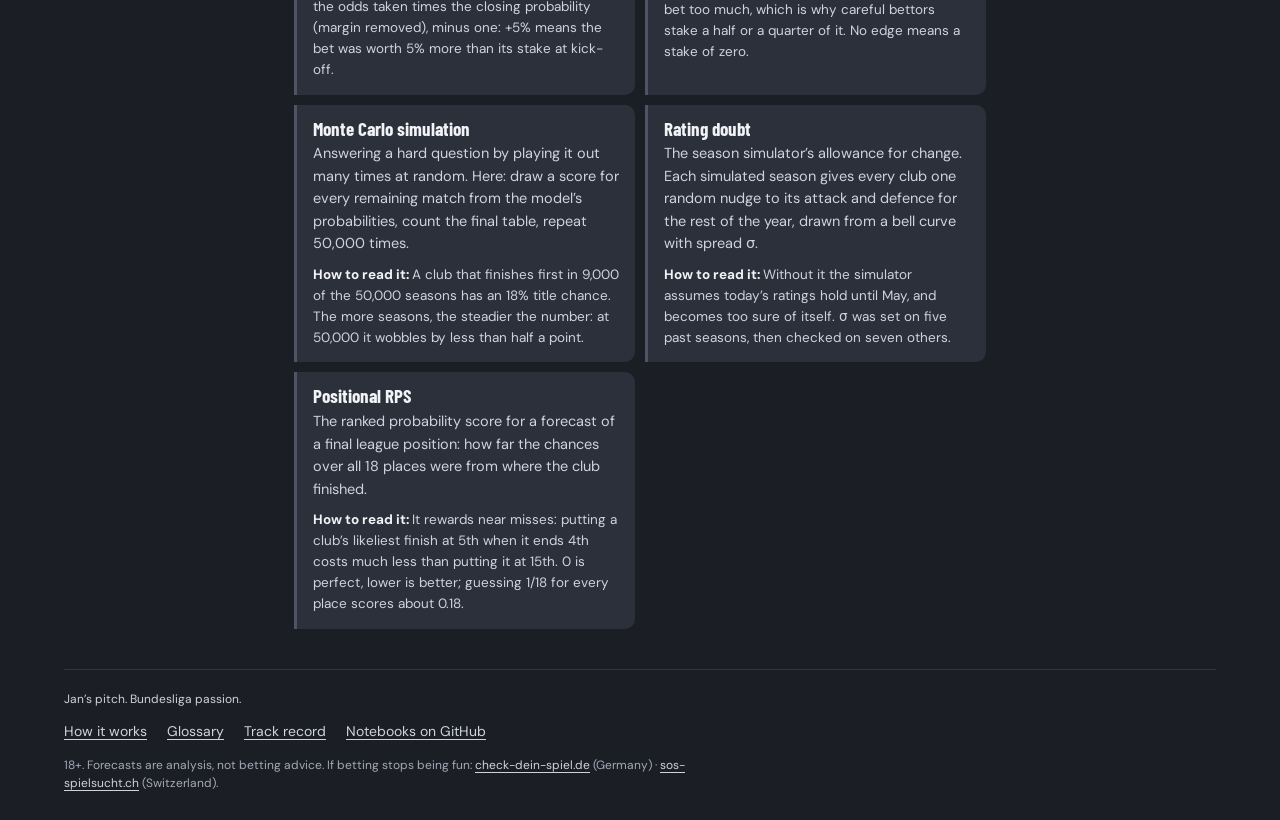
<file: learn/index.html>
<!doctype html>
<html lang="en">
  <head>
    <meta charset="utf-8">
    <meta name="viewport" content="width=device-width, initial-scale=1, viewport-fit=cover">
    <meta name="theme-color" content="#1b1e25">
    <meta name="description" content="How the forecasts on Jan’s Matchday work: what a probability means, how to turn betting odds into chances, how forecasts are graded, and a glossary." data-i18n-attrs="content:learn.meta">
    <title data-i18n="learn.pageTitle">How it works: probabilities, odds and grading — Jan’s Matchday</title>
    <link rel="canonical" href="https://jhvl88.github.io/matchday/learn/">
    <link rel="alternate" hreflang="en" href="https://jhvl88.github.io/matchday/learn/?lang=en">
    <link rel="alternate" hreflang="de" href="https://jhvl88.github.io/matchday/learn/?lang=de">
    <link rel="alternate" hreflang="x-default" href="https://jhvl88.github.io/matchday/learn/">
    <meta property="og:type" content="article">
    <meta property="og:site_name" content="Jan’s Matchday">
    <meta property="og:title" content="Probabilities, odds and why the bookies usually win">
    <meta property="og:description" content="What a 32% forecast means, how to turn odds into chances, how forecasts get graded, and a glossary for every number on Jan’s Matchday.">
    <meta property="og:url" content="https://jhvl88.github.io/matchday/learn/">
    <meta property="og:image" content="https://jhvl88.github.io/matchday/assets/share/home.jpg">
    <meta property="og:image:width" content="1200">
    <meta property="og:image:height" content="630">
    <meta property="og:image:alt" content="Jan’s Matchday: Bundesliga forecasts, results and the table">
    <meta property="og:locale" content="en_GB">
    <meta property="og:locale:alternate" content="de_DE">
    <meta name="twitter:card" content="summary_large_image">
    <meta name="twitter:title" content="Probabilities, odds and why the bookies usually win">
    <meta name="twitter:description" content="What a 32% forecast means, how to turn odds into chances, how forecasts get graded, and a glossary for every number on Jan’s Matchday.">
    <meta name="twitter:image" content="https://jhvl88.github.io/matchday/assets/share/home.jpg">
    <link rel="apple-touch-icon" href="../assets/apple-touch-icon.png">
    <link rel="manifest" href="../manifest.webmanifest">
    <link rel="preload" href="../assets/fonts/dm-sans-latin-400-normal.woff2" as="font" type="font/woff2" crossorigin>
    <link rel="preload" href="../assets/fonts/barlow-condensed-latin-700-normal.woff2" as="font" type="font/woff2" crossorigin>
    <link rel="stylesheet" href="../styles.css?v=12">
    <link rel="stylesheet" href="../analysis/analysis.css?v=5">
    <link rel="stylesheet" href="../pages.css?v=4">
    <link rel="stylesheet" href="learn.css?v=2">
    <script src="../i18n.js?v=17" defer></script>
    <script src="../glossary.js?v=17" defer></script>
    <script src="../explain.js?v=10" defer></script>
    <script src="learn.js?v=3" defer></script>
    <script src="play.js?v=2" defer></script>
  </head>
  <body class="article page-learn">
    <a class="skip-link" href="#content" data-i18n="nav.skipPage">Skip to the content</a>
    <header class="topbar">
      <div class="app-shell topbar-inner">
        <a class="brand" href="../" aria-label="Jan’s Matchday home" data-i18n-attrs="aria-label:brand.home">
          <span class="brand-mark" aria-hidden="true">J</span>
          <span class="brand-name">Jan’s Matchday</span>
        </a>
        <nav class="top-nav" aria-label="Sections" data-i18n-attrs="aria-label:nav.label">
          <a href="../#matchday" data-i18n="nav.matchday">Matchday</a>
          <a href="../#table" data-i18n="nav.table">Table</a>
          <a href="../season/" data-i18n="nav.season">Season</a>
          <a href="../#analysis" data-i18n="nav.dives">Deep dives</a>
          <a href="../record/" data-i18n="nav.record">Track record</a>
          <a href="./" aria-current="page" data-i18n="nav.learn">Learn</a>
        </nav>
        <div class="segmented lang-switch" role="group" aria-label="Language" data-i18n-attrs="aria-label:lang.label">
          <button type="button" data-lang="en" lang="en" title="English" aria-pressed="true">EN</button>
          <button type="button" data-lang="de" lang="de" title="Deutsch" aria-pressed="false">DE</button>
        </div>
      </div>
    </header>

    <div class="app-shell">
      <main id="content">
        <div class="page-card">
          <header class="post-hero">
            <p class="eyebrow" data-lang-only="en">Learn · the training ground</p>
            <p class="eyebrow" data-lang-only="de" hidden>Grundlagen · der Trainingsplatz</p>
            <h1 data-lang-only="en">Probabilities, odds and why the bookies usually win<span>.</span></h1>
            <h1 data-lang-only="de" hidden>Wahrscheinlichkeiten, Quoten und warum die Buchmacher meistens gewinnen<span>.</span></h1>
            <p class="post-dek" data-lang-only="en">Everything on this site is a probability: a home win at 32%, a 1–1 at 10%. Seven short drills show where those numbers come from, how betting odds say the same thing, and how I check whether any of it is any good; <a href="part-two/">part two</a> adds four more on luck, ratings and stakes. Each has something to play with and one question at the end.</p>
            <p class="post-dek" data-lang-only="de" hidden>Alles auf dieser Seite ist eine Wahrscheinlichkeit: ein Heimsieg zu 32&nbsp;%, ein 1:1 zu 10&nbsp;%. Sieben kurze Übungen zeigen, woher diese Zahlen kommen, wie Wettquoten dasselbe sagen und wie ich prüfe, ob das alles etwas taugt; <a href="part-two/">Teil zwei</a> legt vier weitere zu Glück, Ratings und Einsätzen nach. Zu jeder gibt es etwas zum Ausprobieren und am Ende eine Frage.</p>
            <div class="drill-progress" id="drill-progress" aria-live="polite"></div>
            <nav class="page-jump" aria-label="On this page" data-i18n-attrs="aria-label:toc.title">
              <a href="#probabilities"><span data-lang-only="en">What 32% means</span><span data-lang-only="de" hidden>Was 32&nbsp;% bedeutet</span></a>
              <a href="#goals"><span data-lang-only="en">Goals</span><span data-lang-only="de" hidden>Tore</span></a>
              <a href="#xg"><span data-lang-only="en">Chances (xG)</span><span data-lang-only="de" hidden>Chancen (xG)</span></a>
              <a href="#models"><span data-lang-only="en">The models</span><span data-lang-only="de" hidden>Die Modelle</span></a>
              <a href="#odds"><span data-lang-only="en">Odds into chances</span><span data-lang-only="de" hidden>Quoten in Chancen</span></a>
              <a href="#grading"><span data-lang-only="en">Grading</span><span data-lang-only="de" hidden>Bewertung</span></a>
              <a href="#market"><span data-lang-only="en">Why the bookies win</span><span data-lang-only="de" hidden>Warum der Markt gewinnt</span></a>
              <a href="#game" hidden><span data-lang-only="en">Extra time: a game</span><span data-lang-only="de" hidden>Verlängerung: ein Spiel</span></a>
              <a href="#glossary"><span data-lang-only="en">Glossary</span><span data-lang-only="de" hidden>Glossar</span></a>
              <a href="part-two/" class="is-next"><span data-lang-only="en">Part two →</span><span data-lang-only="de" hidden>Teil zwei →</span></a>
            </nav>
            <a class="colab-link hero-colab" href="https://colab.research.google.com/github/JHvL88/matchday/blob/main/learn/training_ground.ipynb" target="_blank" rel="noreferrer"><span data-lang-only="en">Every drill as code: open the notebook in Google Colab ↗</span><span data-lang-only="de" hidden>Jede Übung als Code: Notebook in Google Colab öffnen ↗</span></a>
          </header>

          <div class="post-body page-body">
            <section class="page-section" id="probabilities">
              <p class="drill-kicker" data-drill="probabilities"><span data-lang-only="en">Drill 1 of 11</span><span data-lang-only="de" hidden>Übung 1 von 11</span></p>
              <div data-lang-only="en">
                <h2>What 32% means</h2>
                <p>A forecast of 32% for a Hamburg win is not a prediction that Hamburg will win, or that they won’t. It says: play this match a hundred times and Hamburg win about 32 of them. The match only gets played once, so a single result can’t prove a forecast right or wrong. A hundred forecasts can.</p>
                <p>That is why every deep dive gives three numbers (home win, draw, away win) that add up to 100%, and why the track record grades whole forecasts instead of counting correct tips. Picking the favourite is easy. Knowing whether they are a 55% or a 75% favourite is the actual job.</p>
                <p>You don’t have to take my word for it. Below is my forecast for Hamburg against Stuttgart in October. Play the match once, then a hundred times.</p>
              </div>
              <div data-lang-only="de" hidden>
                <h2>Was 32&nbsp;% bedeutet</h2>
                <p>Eine Prognose von 32&nbsp;% für einen Hamburger Sieg sagt nicht, dass Hamburg gewinnt, und auch nicht, dass es verliert. Sie sagt: Spielt man dieses Spiel hundertmal, gewinnt Hamburg etwa 32-mal. Gespielt wird aber nur einmal, deshalb kann ein einzelnes Ergebnis eine Prognose weder bestätigen noch widerlegen. Hundert Prognosen können das.</p>
                <p>Deshalb stehen in jeder Analyse drei Zahlen (Heimsieg, Remis, Auswärtssieg), die zusammen 100&nbsp;% ergeben, und deshalb bewertet die Bilanz ganze Prognosen, statt richtige Tipps zu zählen. Den Favoriten zu tippen ist leicht. Zu wissen, ob er ein 55-%- oder ein 75-%-Favorit ist, ist die eigentliche Arbeit.</p>
                <p>Das muss man mir nicht glauben. Unten steht meine Prognose für Hamburg gegen Stuttgart im Oktober. Erst einmal spielen, dann hundertmal.</p>
              </div>
              <div class="calc toy" id="replay-toy"></div>
              <div class="check" data-check="probabilities"></div>
            </section>

            <section class="page-section" id="goals">
              <p class="drill-kicker" data-drill="goals"><span data-lang-only="en">Drill 2 of 11</span><span data-lang-only="de" hidden>Übung 2 von 11</span></p>
              <div data-lang-only="en">
                <h2>From goals to a forecast</h2>
                <p>Under every forecast sits a simpler question: how many goals will each side score? The models answer with an average, the <button type="button" class="term" data-term="expected-goals">expected goals</button>: say 1.5 for the home side and 1.2 for the visitors.</p>
                <p>Nobody scores 1.5 goals. So the average gets spread over whole numbers with the <button type="button" class="term" data-term="poisson">Poisson distribution</button>, a formula from 1837 that turns “1.5 on average” into a 22% chance of no goals, 33% of one, 25% of two, and so on. Do that for both sides and every scoreline has a chance. Add up the cells where the home side has more goals and you have the home win. That is the whole trick; the rest is arguing about the two averages.</p>
                <p>Move the sliders and watch the forecast follow.</p>
              </div>
              <div data-lang-only="de" hidden>
                <h2>Von Toren zur Prognose</h2>
                <p>Unter jeder Prognose steckt eine einfachere Frage: Wie viele Tore schießt jedes Team? Die Modelle antworten mit einem Durchschnitt, den <button type="button" class="term" data-term="expected-goals">erwarteten Toren</button>: zum Beispiel 1,5 für das Heimteam und 1,2 für die Gäste.</p>
                <p>Niemand schießt 1,5 Tore. Also wird der Durchschnitt mit der <button type="button" class="term" data-term="poisson">Poisson-Verteilung</button> auf ganze Zahlen verteilt, einer Formel von 1837, die aus „im Schnitt 1,5“ eine Chance von 22&nbsp;% auf kein Tor macht, 33&nbsp;% auf eins, 25&nbsp;% auf zwei und so weiter. Macht man das für beide Teams, hat jedes Ergebnis eine Chance. Zählt man die Felder zusammen, in denen das Heimteam mehr Tore hat, steht der Heimsieg da. Das ist der ganze Trick; der Rest ist Streit über die beiden Durchschnitte.</p>
                <p>Einfach die Regler bewegen und zusehen, wie die Prognose mitgeht.</p>
              </div>
              <div class="calc toy" id="goal-toy"></div>
              <div data-lang-only="en">
                <p>Two things worth noticing. In a typical Bundesliga match the likeliest score sits at about 10%, which is why I never tip exact scores with a straight face. And a side expected to score a full goal more than its opponent still fails to win about four times in ten.</p>
              </div>
              <div data-lang-only="de" hidden>
                <p>Zwei Dinge fallen auf. Das wahrscheinlichste Ergebnis liegt in einem typischen Bundesligaspiel bei etwa 10&nbsp;%, weshalb ich genaue Ergebnisse nie mit ernster Miene tippe. Und ein Team, das im Schnitt ein ganzes Tor mehr schießt als der Gegner, gewinnt trotzdem etwa vier von zehn Spielen nicht.</p>
              </div>
              <div class="check" data-check="goals"></div>
            </section>

            <section class="page-section" id="xg">
              <p class="drill-kicker" data-drill="xg"><span data-lang-only="en">Drill 3 of 11</span><span data-lang-only="de" hidden>Übung 3 von 11</span></p>
              <div data-lang-only="en">
                <h2>What a chance is worth</h2>
                <p>Goals are rare and partly luck: a deflection here, a goalkeeper having the game of his life there. Shots are more honest. <button type="button" class="term" data-term="xg">xG</button> gives every shot the share of similar shots that go in. In the toy below, a tap-in from the edge of the six-yard box is worth about 0.35 and a hopeful hit from 25 metres less than 0.03. Add up a team’s shots and you know how many goals its chances deserved.</p>
                <p>Since October 2026 my models learn from xG as well as from goals, after a test showed that it helps. Tap the pitch to shoot.</p>
              </div>
              <div data-lang-only="de" hidden>
                <h2>Was eine Chance wert ist</h2>
                <p>Tore sind selten und zum Teil Glück: hier ein abgefälschter Ball, dort ein Torwart, der das Spiel seines Lebens macht. Schüsse sind ehrlicher. <button type="button" class="term" data-term="xg">xG</button> gibt jedem Schuss den Anteil ähnlicher Schüsse, die reingehen. Im Spielzeug unten ist ein Abstauber von der Kante des Fünfmeterraums etwa 0,35 wert, ein Verzweiflungsschuss aus 25 Metern weniger als 0,03. Zählt man die Schüsse eines Teams zusammen, weiß man, wie viele Tore seine Chancen verdient hätten.</p>
                <p>Seit Oktober 2026 lernen meine Modelle aus xG und nicht nur aus Toren, nachdem ein Test gezeigt hat, dass es hilft. Aufs Feld tippen, um zu schießen.</p>
              </div>
              <div class="calc toy" id="shot-toy"></div>
              <div data-lang-only="en">
                <p>Now press “Same shots again” a few times. The xG stays where it is; the goals jump around. That gap is luck. It is why a striker on a hot streak usually cools down, and why three lucky wins don’t impress the models much.</p>
              </div>
              <div data-lang-only="de" hidden>
                <p>Jetzt ein paarmal „Dieselben Schüsse noch mal“ drücken. Die xG bleiben, wo sie sind; die Tore springen herum. Dieser Abstand ist Glück. Deshalb kühlt ein Stürmer mit Lauf meistens wieder ab, und deshalb beeindrucken drei glückliche Siege die Modelle nur mäßig.</p>
              </div>
              <div class="check" data-check="xg"></div>
            </section>

            <section class="page-section" id="models">
              <p class="drill-kicker" data-drill="models"><span data-lang-only="en">Drill 4 of 11</span><span data-lang-only="de" hidden>Übung 4 von 11</span></p>
              <div data-lang-only="en">
                <h2>How a forecast is made</h2>
                <p>Three models, each built differently, all working from the same results and shot counts. Then an average.</p>
                <div class="model-grid">
                  <div class="model-card"><p class="model-name"><button type="button" class="term" data-term="dixon-coles">Dixon–Coles</button></p><p>Goals in, goals out. Every club gets an attack and a defence rating from its results, with recent matches counting more. Old, simple and annoyingly hard to beat.</p></div>
                  <div class="model-card"><p class="model-name"><button type="button" class="term" data-term="bayesian-model">Shots to goals</button></p><p>A Bayesian model in two steps: how many shots on target each side creates, then how many go in. Shots are less noisy than goals, so it spots teams whose results run ahead of their chances.</p></div>
                  <div class="model-card"><p class="model-name"><button type="button" class="term" data-term="xgboost">XGBoost</button></p><p>Machine learning on 30 pre-match numbers: Elo rating, recent form in goals and shots, rest days, promoted or not. It finds patterns the other two can’t see, and now and then patterns that aren’t there. It needs a lot of matches, so it learns from five countries’ top leagues, not the Bundesliga alone.</p></div>
                  <div class="model-card is-key"><p class="model-name"><button type="button" class="term" data-term="ensemble">The ensemble</button></p><p>The plain average of the three, and the forecast I publish. The weights were fixed before any results came in: less clever than tuning them, much harder to fool yourself with.</p></div>
                </div>
                <p>Here is how far apart the three sat on this matchday’s fixtures. Filled bars are models; the outlined one is the bookmakers.</p>
              </div>
              <div data-lang-only="de" hidden>
                <h2>So entsteht eine Prognose</h2>
                <p>Drei Modelle, jedes anders gebaut, alle mit denselben Ergebnissen und Schusszahlen gefüttert. Dann ein Mittelwert.</p>
                <div class="model-grid">
                  <div class="model-card"><p class="model-name"><button type="button" class="term" data-term="dixon-coles">Dixon–Coles</button></p><p>Tore rein, Tore raus. Jeder Klub bekommt aus seinen Ergebnissen eine Angriffs- und eine Abwehrstärke, jüngere Spiele zählen mehr. Alt, einfach und ärgerlich schwer zu schlagen.</p></div>
                  <div class="model-card"><p class="model-name"><button type="button" class="term" data-term="bayesian-model">Schüsse zu Toren</button></p><p>Ein bayesianisches Modell in zwei Schritten: Wie viele Schüsse aufs Tor erzeugt jedes Team, und wie viele davon gehen rein? Schüsse sind weniger verrauscht als Tore, so fallen Teams auf, deren Ergebnisse ihren Chancen davonlaufen.</p></div>
                  <div class="model-card"><p class="model-name"><button type="button" class="term" data-term="xgboost">XGBoost</button></p><p>Maschinelles Lernen mit 30 Zahlen, die vor dem Spiel feststehen: Elo-Zahl, Form bei Toren und Schüssen, Ruhetage, Aufsteiger oder nicht. Es findet Muster, die die anderen beiden nicht sehen, und ab und zu Muster, die es gar nicht gibt. Es braucht viele Spiele und lernt deshalb aus den ersten Ligen von fünf Ländern, nicht nur aus der Bundesliga.</p></div>
                  <div class="model-card is-key"><p class="model-name"><button type="button" class="term" data-term="ensemble">Das Ensemble</button></p><p>Der einfache Mittelwert der drei und die Prognose, die ich veröffentliche. Die Gewichte standen fest, bevor es Ergebnisse gab: weniger raffiniert, als sie zu optimieren, aber man kann sich damit viel schwerer selbst etwas vormachen.</p></div>
                </div>
                <p>So weit lagen die drei bei den Spielen dieses Spieltags auseinander. Gefüllte Balken sind Modelle, der umrandete zeigt die Buchmacher.</p>
              </div>
              <div class="calc toy" id="models-toy"></div>
              <div data-lang-only="en">
                <p>Every deep dive comes with its notebook. It runs in Google Colab with a GPU, so anyone with a browser and some patience can check every number. The code lives <a href="https://github.com/JHvL88/matchday" target="_blank" rel="noreferrer">on GitHub</a>.</p>
              </div>
              <div data-lang-only="de" hidden>
                <p>Zu jeder Analyse gibt es das Notebook. Es läuft in Google Colab mit GPU, jede Zahl lässt sich also mit einem Browser und etwas Geduld nachprüfen. Der Code liegt <a href="https://github.com/JHvL88/matchday" target="_blank" rel="noreferrer">auf GitHub</a>.</p>
              </div>
              <div class="check" data-check="models"></div>
            </section>

            <section class="page-section" id="odds">
              <p class="drill-kicker" data-drill="odds"><span data-lang-only="en">Drill 5 of 11</span><span data-lang-only="de" hidden>Übung 5 von 11</span></p>
              <div data-lang-only="en">
                <h2>From odds to chances</h2>
                <p>Bookmakers quote odds, not probabilities, but the translation is one division away. Odds of 4.00 mean a €1 bet returns €4, which is fair if the outcome happens one time in four: 1 ÷ 4.00 = 25%.</p>
                <p>Do that for all three outcomes and the chances add up to more than 100%. The extra few percent is the <button type="button" class="term" data-term="margin">bookmaker’s margin</button>, their cut, built into every price. Scale the three numbers down until they sum to 100% and you have the <button type="button" class="term" data-term="market-probability">market probability</button>: the benchmark every forecast here is measured against.</p>
                <p>Try it with any match. It starts with the latest deep dive.</p>
              </div>
              <div data-lang-only="de" hidden>
                <h2>Von Quoten zu Chancen</h2>
                <p>Buchmacher nennen Quoten, keine Wahrscheinlichkeiten, aber die Übersetzung ist nur eine Division entfernt. Eine Quote von 4,00 heißt: Aus 1&nbsp;€ Einsatz werden 4&nbsp;€. Das ist fair, wenn der Ausgang in einem von vier Fällen eintritt: 1 ÷ 4,00 = 25&nbsp;%.</p>
                <p>Macht man das für alle drei Ausgänge, ergeben die Chancen zusammen mehr als 100&nbsp;%. Die paar Prozent zu viel sind die <button type="button" class="term" data-term="margin">Marge des Buchmachers</button>, sein Anteil, in jede Quote eingebaut. Skaliert man die drei Zahlen herunter, bis sie 100&nbsp;% ergeben, hat man die <button type="button" class="term" data-term="market-probability">Marktwahrscheinlichkeit</button>: den Maßstab, an dem sich hier jede Prognose messen lassen muss.</p>
                <p>Einfach ausprobieren, mit jedem Spiel. Voreingestellt ist die neueste Analyse.</p>
              </div>
              <div class="calc" id="odds-calc" aria-live="polite"></div>
              <div data-lang-only="en">
                <p>A word on the last row. If your chance times the odds comes out above 1, the bet looks like value. It only is if your chance is right, and the <a href="../record/">track record</a> shows that when my models disagree sharply with the market, the market is usually closer. This is a tool for understanding prices, not a money printer.</p>
              </div>
              <div data-lang-only="de" hidden>
                <p>Ein Wort zur letzten Zeile. Ist deine Chance mal die Quote größer als 1, sieht die Wette nach Value aus. Das ist sie aber nur, wenn deine Chance stimmt, und die <a href="../record/">Bilanz</a> zeigt: Wenn meine Modelle deutlich vom Markt abweichen, liegt meistens der Markt näher dran. Das hier ist ein Werkzeug, um Quoten zu verstehen, keine Gelddruckmaschine.</p>
              </div>
              <div class="check" data-check="odds"></div>
            </section>

            <section class="page-section" id="grading">
              <p class="drill-kicker" data-drill="grading"><span data-lang-only="en">Drill 6 of 11</span><span data-lang-only="de" hidden>Übung 6 von 11</span></p>
              <div data-lang-only="en">
                <h2>How a forecast gets graded</h2>
                <p>Counting correct tips throws away most of what a forecast says. So everything here is graded with the <button type="button" class="term" data-term="rps">ranked probability score</button> (RPS). It looks at all three numbers and gives partial credit for being close: if you leaned towards a home win and it ended in a draw, you were less wrong than if you had leaned the other way.</p>
                <p>0 is a perfect forecast. A shrug of one-third for everything scores 0.238. Good Bundesliga forecasts average about 0.19 to 0.20, and the bookmakers are usually a whisker ahead. Single matches swing wildly; the average over hundreds is what counts.</p>
                <p>Pick a result and see how my published forecast and the bookmakers’ would score. Then set your own with the sliders.</p>
              </div>
              <div data-lang-only="de" hidden>
                <h2>So wird eine Prognose bewertet</h2>
                <p>Wer nur richtige Tipps zählt, wirft das meiste weg, was eine Prognose sagt. Deshalb wird hier alles mit dem <button type="button" class="term" data-term="rps">Ranked Probability Score</button> (RPS) bewertet. Er schaut auf alle drei Zahlen und gibt Teilpunkte für knapp daneben: Wer zu einem Heimsieg tendierte und ein Remis bekam, lag weniger falsch als jemand, der in die andere Richtung tendierte.</p>
                <p>0 ist eine perfekte Prognose. Ein Schulterzucken mit einem Drittel für alles kommt auf 0,238. Gute Bundesliga-Prognosen liegen im Schnitt bei etwa 0,19 bis 0,20, die Buchmacher meist um eine Haaresbreite davor. Einzelne Spiele schwanken stark; was zählt, ist der Schnitt über Hunderte.</p>
                <p>Einfach ein Ergebnis wählen und sehen, wie meine veröffentlichte Prognose und die der Buchmacher abschneiden würden. Danach mit den Reglern die eigene einstellen.</p>
              </div>
              <div class="calc grade" id="grade-calc" aria-live="polite"></div>
              <div data-lang-only="en">
                <p>The second check is <button type="button" class="term" data-term="calibration">calibration</button>: of all the times a model said 60%, did the thing happen about 60% of the time? A model can have a decent score and still be systematically timid or bold. Every deep dive shows its calibration curve. The current habit is a little too much caution about favourites.</p>
              </div>
              <div data-lang-only="de" hidden>
                <p>Der zweite Check ist die <button type="button" class="term" data-term="calibration">Kalibrierung</button>: Wenn ein Modell 60&nbsp;% sagt, tritt das Ereignis dann auch in etwa 60&nbsp;% der Fälle ein? Ein Modell kann einen ordentlichen Score haben und trotzdem systematisch zu zaghaft oder zu forsch sein. Jede Analyse zeigt ihre Kalibrierungskurve. Die aktuelle Angewohnheit: etwas zu viel Vorsicht bei Favoriten.</p>
              </div>
              <div class="check" data-check="grading"></div>
            </section>

            <section class="page-section" id="market">
              <p class="drill-kicker" data-drill="market"><span data-lang-only="en">Drill 7 of 11</span><span data-lang-only="de" hidden>Übung 7 von 11</span></p>
              <div data-lang-only="en">
                <h2>Why the bookmakers usually win</h2>
                <p>Three reasons, in rising order of annoyance.</p>
                <ol class="reason-list">
                  <li><strong>They know more.</strong> Line-ups, injuries, a coach who has just been told to rest his stars for Tuesday. My models know results and shots.</li>
                  <li><strong>They learn from the crowd.</strong> Prices move when people with real money and real information bet. By kick-off the odds have soaked up most of what is knowable.</li>
                  <li><strong>They charge for it.</strong> Thanks to the margin, a bettor has to be better than the market just to break even.</li>
                </ol>
                <p>What the margin does over time is easier to watch than to explain. Every line below is one bettor placing €1 bets at odds of 1.90 on what is really a coin flip. Then give them some skill and see how long it takes to show.</p>
              </div>
              <div data-lang-only="de" hidden>
                <h2>Warum die Buchmacher meistens gewinnen</h2>
                <p>Drei Gründe, mit steigendem Ärgerfaktor.</p>
                <ol class="reason-list">
                  <li><strong>Sie wissen mehr.</strong> Aufstellungen, Verletzungen, ein Trainer, dem gerade gesagt wurde, seine Stars für Dienstag zu schonen. Meine Modelle kennen Ergebnisse und Schüsse.</li>
                  <li><strong>Sie lernen von der Masse.</strong> Quoten bewegen sich, wenn Leute mit echtem Geld und echten Informationen wetten. Bis zum Anpfiff haben die Quoten das meiste aufgesogen, was man wissen kann.</li>
                  <li><strong>Sie lassen sich das bezahlen.</strong> Wegen der Marge muss man besser sein als der Markt, nur um nicht zu verlieren.</li>
                </ol>
                <p>Was die Marge auf Dauer anrichtet, sieht man besser, als man es erklärt. Jede Linie unten ist eine Person, die 1-€-Wetten zur Quote 1,90 auf einen Münzwurf platziert. Danach etwas Können dazugeben und zusehen, wie lange es dauert, bis man es merkt.</p>
              </div>
              <div class="calc toy" id="long-toy"></div>
              <div data-lang-only="en">
                <p>So the honest question is not “can a model beat the bookies?” but “where, and how often, does it disagree with them for good reasons?” The best single sign of real skill is <button type="button" class="term" data-term="clv">closing-line value</button>: getting better odds than the final price before kick-off. Winning money without it is usually luck.</p>
                <p><a class="outline-link on-light" href="../record/">See the track record</a></p>
              </div>
              <div data-lang-only="de" hidden>
                <p>Die ehrliche Frage lautet also nicht „Kann ein Modell die Buchmacher schlagen?“, sondern „Wo und wie oft weicht es aus guten Gründen von ihnen ab?“ Das beste einzelne Zeichen für echtes Können ist der <button type="button" class="term" data-term="clv">Closing Line Value</button>: bessere Quoten zu bekommen als den letzten Preis vor dem Anpfiff. Wer ohne ihn Geld gewinnt, hat meistens Glück.</p>
                <p><a class="outline-link on-light" href="../record/">Zur Bilanz</a></p>
              </div>
              <div class="check" data-check="market"></div>
              <div class="finish" id="full-time" data-stage="half"></div>
            </section>

            <section class="page-section" id="game" hidden>
              <div data-lang-only="en">
                <h2>Extra time: guess the forecast</h2>
                <p>Not a drill, just a game. For each of this matchday’s fixtures, set what you think the chances are, then see what my models and the bookmakers said. Keep an eye on the draw: it is easy to forget, and one Bundesliga match in four ends that way. Your guesses stay on this device, and after the final whistle the scorecard grades them against the results.</p>
              </div>
              <div data-lang-only="de" hidden>
                <h2>Verlängerung: Rate die Prognose</h2>
                <p>Keine Übung, nur ein Spiel. Für jedes Spiel dieses Spieltags stellst du ein, wie du die Chancen siehst, und siehst dann, was meine Modelle und die Buchmacher gesagt haben. Auf das Remis achten: Man vergisst es leicht, dabei endet jedes vierte Bundesligaspiel so. Deine Tipps bleiben auf diesem Gerät, und nach dem Abpfiff bewertet die Auswertung sie gegen die Ergebnisse.</p>
              </div>
              <div class="calc toy" id="game-toy"></div>
              <div class="calc toy scorecard" id="scorecard" hidden></div>
            </section>

            <section class="page-section glossary" id="glossary" aria-labelledby="glossary-title">
              <h2 id="glossary-title"><span data-lang-only="en">Glossary</span><span data-lang-only="de" hidden>Glossar</span></h2>
              <p data-lang-only="en">Every term the explainers use, in one place. In the deep dives, tap a dotted word to see its entry.</p>
              <p data-lang-only="de" hidden>Alle Begriffe aus den Erklärungen an einem Ort. In den Analysen öffnet ein Tipp auf ein gepunktet unterstrichenes Wort den passenden Eintrag.</p>
              <div class="glossary-list" id="glossary-list"></div>
            </section>
          </div>
        </div>
      </main>

      <footer class="site-footer">
        <span class="footer-tagline" data-i18n="footer.tagline">Jan’s pitch. Bundesliga passion.</span>
        <nav class="footer-links" aria-label="More" data-i18n-attrs="aria-label:footer.more">
          <a href="./" data-i18n="footer.howItWorks">How it works</a>
          <a href="#glossary" data-i18n="footer.glossary">Glossary</a>
          <a href="../record/" data-i18n="nav.record">Track record</a>
          <a href="https://github.com/JHvL88/matchday" target="_blank" rel="noreferrer" data-i18n="footer.github">Notebooks on GitHub</a>
        </nav>
        <p class="responsible-note" data-i18n-html="footer.responsible">18+. Forecasts are analysis, not betting advice. If betting stops being fun: <a href="https://www.check-dein-spiel.de/" target="_blank" rel="noreferrer">check-dein-spiel.de</a> (Germany) · <a href="https://www.sos-spielsucht.ch/" target="_blank" rel="noreferrer">sos-spielsucht.ch</a> (Switzerland).</p>
      </footer>
    </div>

    <nav class="tabbar" aria-label="Main" data-i18n-attrs="aria-label:nav.main">
      <a href="../#matchday">
        <svg viewBox="0 0 24 24" aria-hidden="true"><rect x="3" y="5" width="18" height="16" rx="2"/><path d="M3 10h18M8 3v4M16 3v4"/></svg>
        <span data-i18n="tab.matchday">Matchday</span>
      </a>
      <a href="../#table">
        <svg viewBox="0 0 24 24" aria-hidden="true"><path d="M4 6h16M4 12h16M4 18h16"/></svg>
        <span data-i18n="tab.table">Table</span>
      </a>
      <a href="../season/">
        <svg viewBox="0 0 24 24" aria-hidden="true"><path d="M7 4h10v4a5 5 0 0 1-10 0V4ZM7 6H4a3 3 0 0 0 3 4M17 6h3a3 3 0 0 1-3 4M12 13v4M8 21h8M9 17h6"/></svg>
        <span data-i18n="tab.season">Season</span>
      </a>
      <a href="../#analysis">
        <svg viewBox="0 0 24 24" aria-hidden="true"><path d="M4 20V10M10 20V4M16 20v-7M22 20H2"/></svg>
        <span data-i18n="tab.dives">Deep dives</span>
      </a>
      <a href="../record/">
        <svg viewBox="0 0 24 24" aria-hidden="true"><path d="m5 12 4 4L19 6"/></svg>
        <span data-i18n="tab.record">Record</span>
      </a>
      <a href="./" aria-current="page">
        <svg viewBox="0 0 24 24" aria-hidden="true"><circle cx="12" cy="12" r="9"/><path d="M9.5 9.5a2.5 2.5 0 1 1 3.5 2.3c-.6.3-1 .9-1 1.6V14M12 17.5v.01"/></svg>
        <span data-i18n="tab.learn">Learn</span>
      </a>
    </nav>
  </body>
</html>
</file>
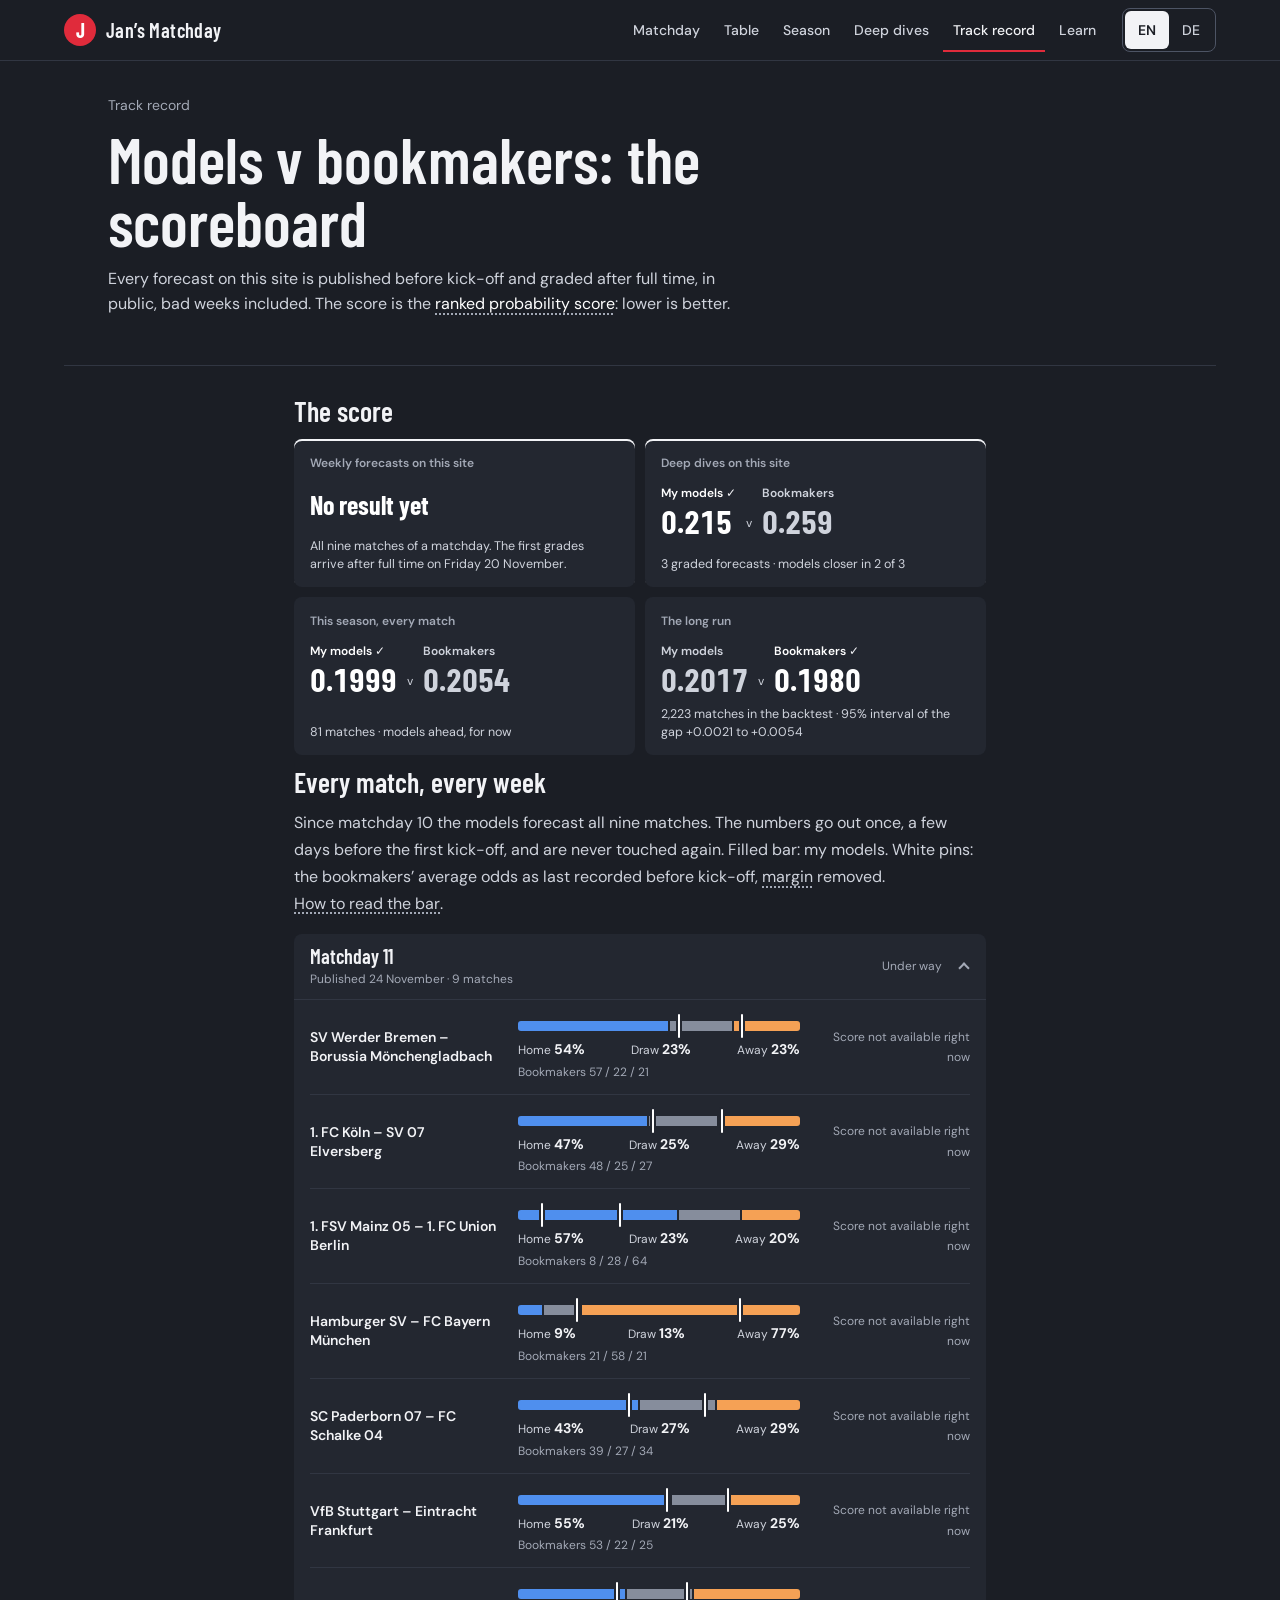
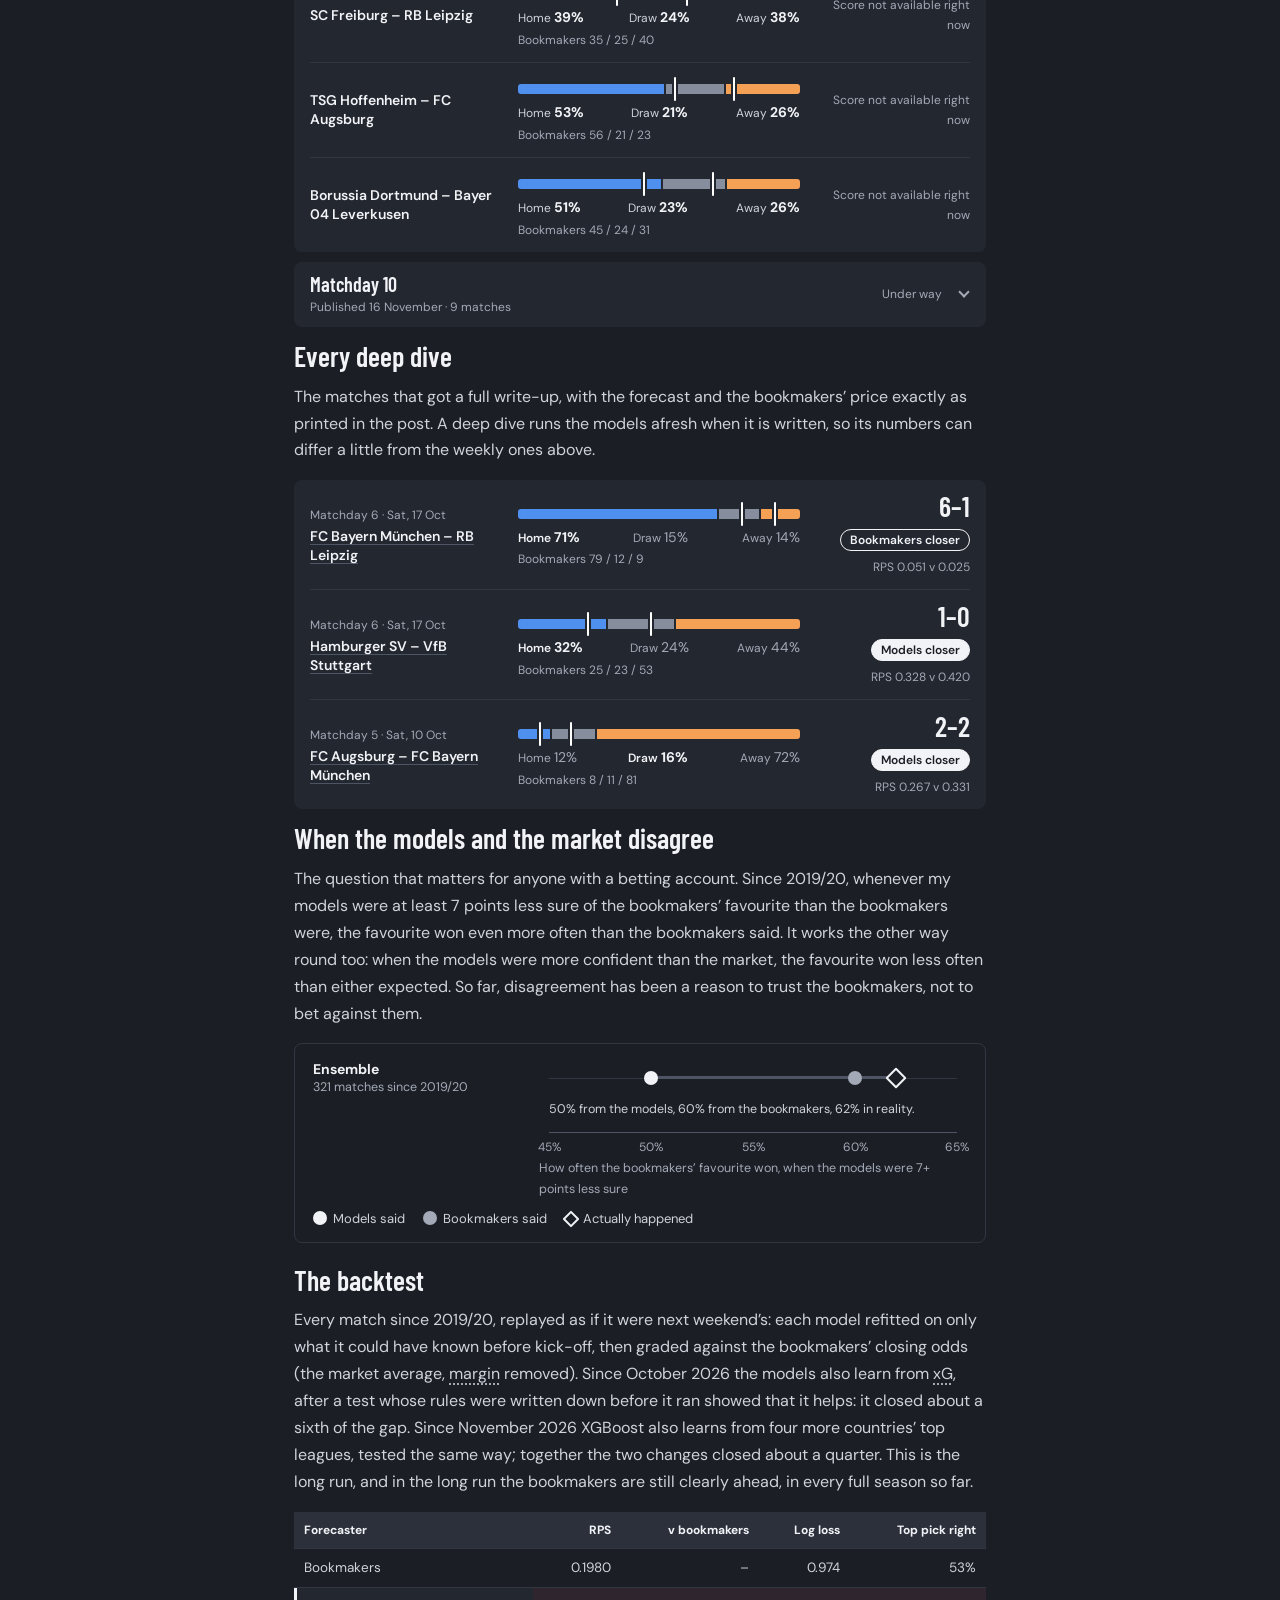
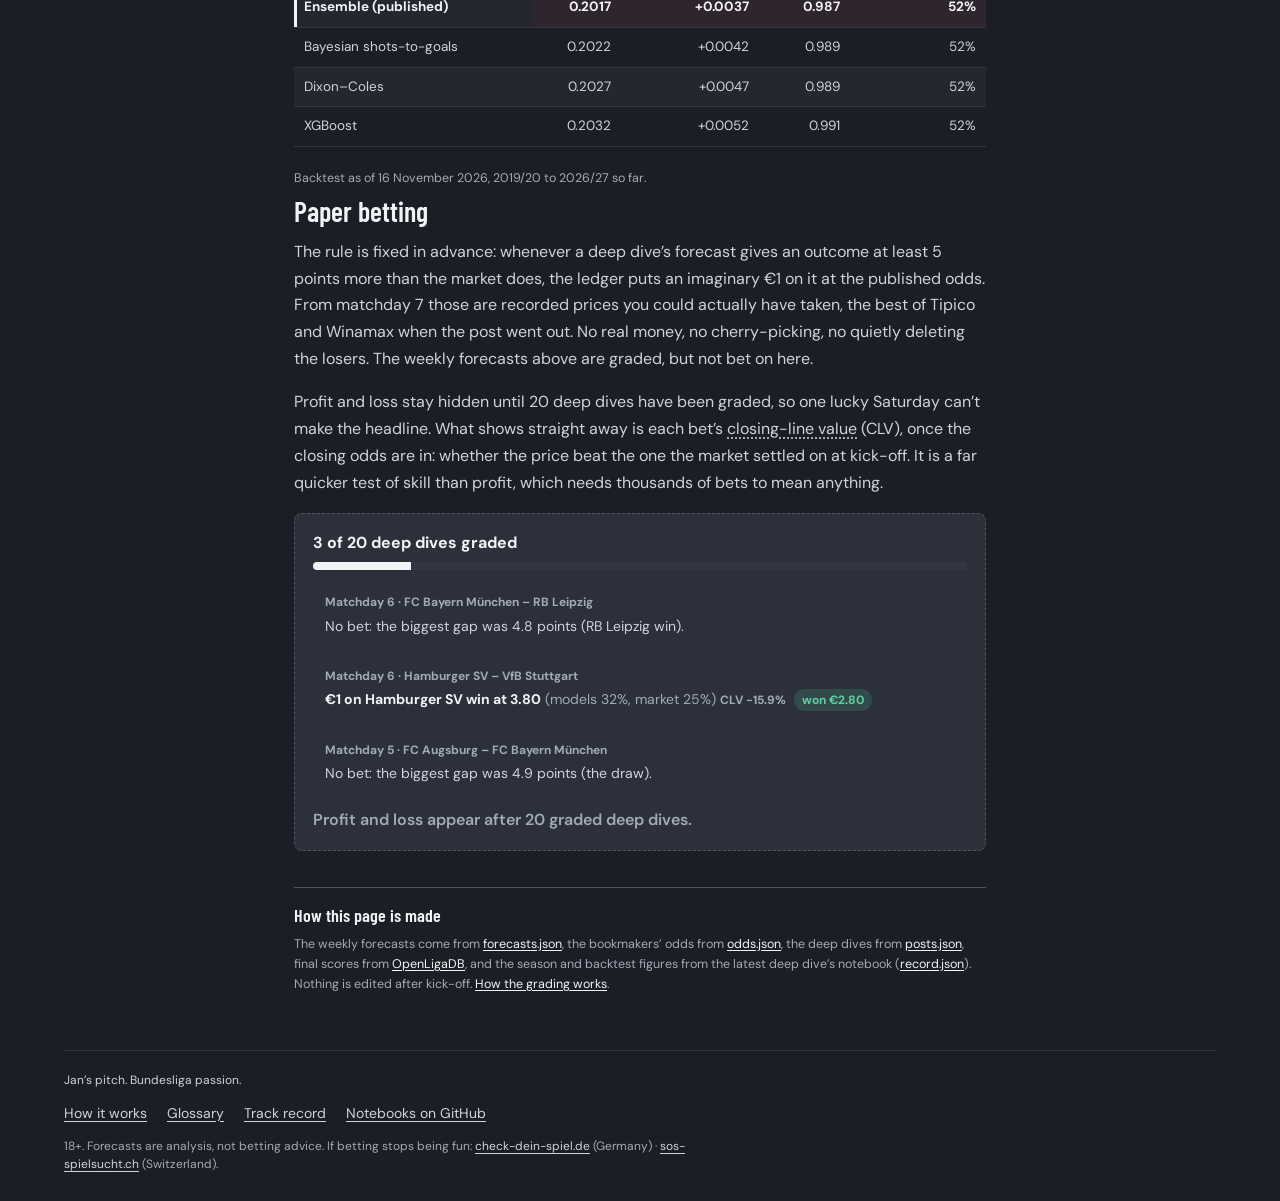
<file: record/index.html>
<!doctype html>
<html lang="en">
  <head>
    <meta charset="utf-8">
    <meta name="viewport" content="width=device-width, initial-scale=1, viewport-fit=cover">
    <meta name="theme-color" content="#1b1e25">
    <meta name="description" content="The track record of Jan’s Matchday: every published Bundesliga forecast graded against the bookmakers after full time, plus the backtest and a paper-betting ledger." data-i18n-attrs="content:record.meta">
    <title data-i18n="record.pageTitle">Track record: models v bookmakers — Jan’s Matchday</title>
    <link rel="canonical" href="https://jhvl88.github.io/matchday/record/">
    <link rel="alternate" hreflang="en" href="https://jhvl88.github.io/matchday/record/?lang=en">
    <link rel="alternate" hreflang="de" href="https://jhvl88.github.io/matchday/record/?lang=de">
    <link rel="alternate" hreflang="x-default" href="https://jhvl88.github.io/matchday/record/">
    <meta property="og:type" content="website">
    <meta property="og:site_name" content="Jan’s Matchday">
    <meta property="og:title" content="Models v bookmakers: the scoreboard">
    <meta property="og:description" content="Every Bundesliga forecast on Jan’s Matchday, published before kick-off and graded after full time against the bookmakers. Including the bad weeks.">
    <meta property="og:url" content="https://jhvl88.github.io/matchday/record/">
    <meta property="og:image" content="https://jhvl88.github.io/matchday/assets/share/home.jpg">
    <meta property="og:image:width" content="1200">
    <meta property="og:image:height" content="630">
    <meta property="og:image:alt" content="Jan’s Matchday: Bundesliga forecasts, results and the table">
    <meta property="og:locale" content="en_GB">
    <meta property="og:locale:alternate" content="de_DE">
    <meta name="twitter:card" content="summary_large_image">
    <meta name="twitter:title" content="Models v bookmakers: the scoreboard">
    <meta name="twitter:description" content="Every Bundesliga forecast on Jan’s Matchday, published before kick-off and graded after full time against the bookmakers. Including the bad weeks.">
    <meta name="twitter:image" content="https://jhvl88.github.io/matchday/assets/share/home.jpg">
    <link rel="apple-touch-icon" href="../assets/apple-touch-icon.png">
    <link rel="manifest" href="../manifest.webmanifest">
    <link rel="preconnect" href="https://api.openligadb.de">
    <link rel="preload" href="../assets/fonts/dm-sans-latin-400-normal.woff2" as="font" type="font/woff2" crossorigin>
    <link rel="preload" href="../assets/fonts/barlow-condensed-latin-700-normal.woff2" as="font" type="font/woff2" crossorigin>
    <link rel="stylesheet" href="../styles.css?v=12">
    <link rel="stylesheet" href="../analysis/analysis.css?v=5">
    <link rel="stylesheet" href="../pages.css?v=4">
    <script src="../i18n.js?v=17" defer></script>
    <script src="../glossary.js?v=17" defer></script>
    <script src="../explain.js?v=10" defer></script>
    <script src="record.js?v=4" defer></script>
  </head>
  <body class="article page-record">
    <a class="skip-link" href="#content" data-i18n="nav.skipPage">Skip to the content</a>
    <header class="topbar">
      <div class="app-shell topbar-inner">
        <a class="brand" href="../" aria-label="Jan’s Matchday home" data-i18n-attrs="aria-label:brand.home">
          <span class="brand-mark" aria-hidden="true">J</span>
          <span class="brand-name">Jan’s Matchday</span>
        </a>
        <nav class="top-nav" aria-label="Sections" data-i18n-attrs="aria-label:nav.label">
          <a href="../#matchday" data-i18n="nav.matchday">Matchday</a>
          <a href="../#table" data-i18n="nav.table">Table</a>
          <a href="../season/" data-i18n="nav.season">Season</a>
          <a href="../#analysis" data-i18n="nav.dives">Deep dives</a>
          <a href="./" aria-current="page" data-i18n="nav.record">Track record</a>
          <a href="../learn/" data-i18n="nav.learn">Learn</a>
        </nav>
        <div class="segmented lang-switch" role="group" aria-label="Language" data-i18n-attrs="aria-label:lang.label">
          <button type="button" data-lang="en" lang="en" title="English" aria-pressed="true">EN</button>
          <button type="button" data-lang="de" lang="de" title="Deutsch" aria-pressed="false">DE</button>
        </div>
      </div>
    </header>

    <div class="app-shell">
      <main id="content">
        <div class="page-card">
          <header class="post-hero">
            <p class="eyebrow" data-lang-only="en">Track record</p>
            <p class="eyebrow" data-lang-only="de" hidden>Bilanz</p>
            <h1 data-lang-only="en">Models v bookmakers: the scoreboard<span>.</span></h1>
            <h1 data-lang-only="de" hidden>Modelle gegen Buchmacher: der Spielstand<span>.</span></h1>
            <p class="post-dek" data-lang-only="en">Every forecast on this site is published before kick-off and graded after full time, in public, bad weeks included. The score is the <button type="button" class="term" data-term="rps">ranked probability score</button>: lower is better.</p>
            <p class="post-dek" data-lang-only="de" hidden>Jede Prognose auf dieser Seite wird vor dem Anpfiff veröffentlicht und nach dem Abpfiff bewertet, öffentlich und auch in schlechten Wochen. Gemessen wird mit dem <button type="button" class="term" data-term="rps">Ranked Probability Score</button>: Niedriger ist besser.</p>
          </header>

          <div class="post-body page-body">
            <section class="page-section" id="scoreboard" aria-labelledby="scoreboard-title">
              <h2 id="scoreboard-title"><span data-lang-only="en">The score</span><span data-lang-only="de" hidden>Der Stand</span></h2>
              <div class="score-cards" id="score-cards" aria-busy="true"></div>
            </section>

            <section class="page-section" id="weekly" aria-labelledby="weekly-title">
              <h2 id="weekly-title"><span data-lang-only="en">Every match, every week</span><span data-lang-only="de" hidden>Jedes Spiel, jede Woche</span></h2>
              <p data-lang-only="en">Since matchday 10 the models forecast all nine matches. The numbers go out once, a few days before the first kick-off, and are never touched again. Filled bar: my models. White pins: the bookmakers’ average odds as last recorded before kick-off, <button type="button" class="term" data-term="margin">margin</button> removed. <button type="button" class="term" data-term="forecast-bar">How to read the bar</button>.</p>
              <p data-lang-only="de" hidden>Seit dem 10. Spieltag tippen die Modelle alle neun Spiele. Die Zahlen erscheinen einmal, ein paar Tage vor dem ersten Anpfiff, und werden danach nicht mehr angefasst. Gefüllter Balken: meine Modelle. Weiße Nadeln: die Durchschnittsquoten der Buchmacher, zuletzt aufgezeichnet vor dem Anpfiff, bereinigt um die <button type="button" class="term" data-term="margin">Marge</button>. <button type="button" class="term" data-term="forecast-bar">So liest man den Balken</button>.</p>
              <div class="weeks" id="weekly-list" aria-busy="true"></div>
            </section>

            <section class="page-section" id="ledger" aria-labelledby="ledger-title">
              <h2 id="ledger-title"><span data-lang-only="en">Every deep dive</span><span data-lang-only="de" hidden>Jede Analyse</span></h2>
              <p data-lang-only="en">The matches that got a full write-up, with the forecast and the bookmakers’ price exactly as printed in the post. A deep dive runs the models afresh when it is written, so its numbers can differ a little from the weekly ones above.</p>
              <p data-lang-only="de" hidden>Die Spiele mit ausführlicher Analyse, mit Prognose und Buchmacherquote genau so, wie sie im Beitrag standen. Eine Analyse rechnet die Modelle neu, wenn sie entsteht; ihre Zahlen können deshalb leicht von der Wochenprognose abweichen.</p>
              <div class="ledger" id="ledger-list" aria-busy="true"></div>
            </section>

            <section class="page-section" id="disagree">
              <div data-lang-only="en">
                <h2>When the models and the market disagree</h2>
                <p>The question that matters for anyone with a betting account. Since 2019/20, whenever my models were at least 7 points less sure of the bookmakers’ favourite than the bookmakers were, the favourite won even more often than the bookmakers said. It works the other way round too: when the models were more confident than the market, the favourite won less often than either expected. So far, disagreement has been a reason to trust the bookmakers, not to bet against them.</p>
              </div>
              <div data-lang-only="de" hidden>
                <h2>Wenn Modelle und Markt uneins sind</h2>
                <p>Die Frage, die für alle mit Wettkonto zählt. Seit 2019/20 gilt: Immer wenn meine Modelle dem Favoriten der Buchmacher mindestens 7 Punkte weniger zutrauten als die Buchmacher selbst, gewann der Favorit sogar noch öfter, als die Buchmacher gesagt hatten. Umgekehrt genauso: Waren die Modelle zuversichtlicher als der Markt, gewann der Favorit seltener, als beide erwartet hatten. Bisher war Uneinigkeit ein Grund, den Buchmachern zu glauben, nicht gegen sie zu wetten.</p>
              </div>
              <div class="disagree-chart" id="disagree-chart"></div>
            </section>

            <section class="page-section" id="backtest">
              <div data-lang-only="en">
                <h2>The backtest</h2>
                <p>Every match since 2019/20, replayed as if it were next weekend’s: each model refitted on only what it could have known before kick-off, then graded against the bookmakers’ closing odds (the market average, <button type="button" class="term" data-term="margin">margin</button> removed). Since October 2026 the models also learn from <button type="button" class="term" data-term="xg">xG</button>, after a test whose rules were written down before it ran showed that it helps: it closed about a sixth of the gap. Since November 2026 XGBoost also learns from four more countries’ top leagues, tested the same way; together the two changes closed about a quarter. This is the long run, and in the long run the bookmakers are still clearly ahead, in every full season so far.</p>
              </div>
              <div data-lang-only="de" hidden>
                <h2>Der Backtest</h2>
                <p>Jedes Spiel seit 2019/20, nachgespielt, als wäre es die Partie am kommenden Wochenende: Jedes Modell wird nur mit dem angepasst, was es vor dem Anpfiff wissen konnte, und dann an den Schlussquoten der Buchmacher gemessen (Marktdurchschnitt, <button type="button" class="term" data-term="margin">Marge</button> herausgerechnet). Seit Oktober 2026 lernen die Modelle auch aus <button type="button" class="term" data-term="xg">xG</button>, nachdem ein Test, dessen Regeln vor dem Lauf feststanden, gezeigt hat, dass es hilft: Es schloss etwa ein Sechstel des Abstands. Seit November 2026 lernt XGBoost außerdem aus den ersten Ligen von vier weiteren Ländern, nach einem ebenso angelegten Test; zusammen schlossen beide Änderungen etwa ein Viertel. Das ist die lange Sicht, und auf lange Sicht liegen die Buchmacher weiterhin klar vorn, bisher in jeder kompletten Saison.</p>
              </div>
              <div class="backtest" id="backtest-table"></div>
            </section>

            <section class="page-section" id="paper">
              <div data-lang-only="en">
                <h2>Paper betting</h2>
                <p>The rule is fixed in advance: whenever a deep dive’s forecast gives an outcome at least 5 points more than the market does, the ledger puts an imaginary €1 on it at the published odds. From matchday 7 those are recorded prices you could actually have taken, the best of Tipico and Winamax when the post went out. No real money, no cherry-picking, no quietly deleting the losers. The weekly forecasts above are graded, but not bet on here.</p>
                <p>Profit and loss stay hidden until 20 deep dives have been graded, so one lucky Saturday can’t make the headline. What shows straight away is each bet’s <button type="button" class="term" data-term="clv">closing-line value</button> (CLV), once the closing odds are in: whether the price beat the one the market settled on at kick-off. It is a far quicker test of skill than profit, which needs thousands of bets to mean anything.</p>
              </div>
              <div data-lang-only="de" hidden>
                <h2>Wetten auf dem Papier</h2>
                <p>Die Regel steht vorher fest: Immer wenn die Prognose einer Analyse einem Ausgang mindestens 5 Punkte mehr zutraut als der Markt, setzt das Kassenbuch einen imaginären Euro darauf, zur veröffentlichten Quote. Ab dem 7. Spieltag sind das aufgezeichnete Quoten, die man wirklich hätte bekommen können: die beste von Tipico und Winamax zum Zeitpunkt des Beitrags. Kein echtes Geld, keine Rosinenpickerei, kein heimliches Löschen der Verlierer. Die Wochenprognosen oben werden bewertet, aber hier nicht gewettet.</p>
                <p>Gewinn und Verlust bleiben verborgen, bis 20 Analysen bewertet sind, damit kein glücklicher Samstag die Schlagzeile macht. Sofort sichtbar ist dagegen der <button type="button" class="term" data-term="clv">Closing Line Value</button> (CLV) jeder Wette, sobald die Schlussquoten feststehen: ob die Quote besser war als die, auf die sich der Markt zum Anpfiff einigte. Das ist ein viel schnellerer Test für Können als der Gewinn, der Tausende Wetten braucht, um etwas zu bedeuten.</p>
              </div>
              <div class="paper" id="paper-ledger"></div>
            </section>

            <section class="post-sources">
              <h2 data-lang-only="en">How this page is made</h2>
              <h2 data-lang-only="de" hidden>So entsteht diese Seite</h2>
              <p data-lang-only="en">The weekly forecasts come from <a href="../data/forecasts.json">forecasts.json</a>, the bookmakers’ odds from <a href="../data/odds.json">odds.json</a>, the deep dives from <a href="../analysis/posts.json">posts.json</a>, final scores from <a href="https://www.openligadb.de/" target="_blank" rel="noreferrer">OpenLigaDB</a>, and the season and backtest figures from the latest deep dive’s notebook (<a href="../data/record.json">record.json</a>). Nothing is edited after kick-off. <a href="../learn/#grading">How the grading works</a>.</p>
              <p data-lang-only="de" hidden>Die Wochenprognosen stammen aus <a href="../data/forecasts.json">forecasts.json</a>, die Buchmacherquoten aus <a href="../data/odds.json">odds.json</a>, die Analysen aus <a href="../analysis/posts.json">posts.json</a>, die Endergebnisse von <a href="https://www.openligadb.de/" target="_blank" rel="noreferrer">OpenLigaDB</a>, die Saison- und Backtest-Zahlen aus dem Notebook der neuesten Analyse (<a href="../data/record.json">record.json</a>). Nach dem Anpfiff wird nichts mehr geändert. <a href="../learn/#grading">So funktioniert die Bewertung</a>.</p>
            </section>
          </div>
        </div>
      </main>

      <footer class="site-footer">
        <span class="footer-tagline" data-i18n="footer.tagline">Jan’s pitch. Bundesliga passion.</span>
        <nav class="footer-links" aria-label="More" data-i18n-attrs="aria-label:footer.more">
          <a href="../learn/" data-i18n="footer.howItWorks">How it works</a>
          <a href="../learn/#glossary" data-i18n="footer.glossary">Glossary</a>
          <a href="./" data-i18n="nav.record">Track record</a>
          <a href="https://github.com/JHvL88/matchday" target="_blank" rel="noreferrer" data-i18n="footer.github">Notebooks on GitHub</a>
        </nav>
        <p class="responsible-note" data-i18n-html="footer.responsible">18+. Forecasts are analysis, not betting advice. If betting stops being fun: <a href="https://www.check-dein-spiel.de/" target="_blank" rel="noreferrer">check-dein-spiel.de</a> (Germany) · <a href="https://www.sos-spielsucht.ch/" target="_blank" rel="noreferrer">sos-spielsucht.ch</a> (Switzerland).</p>
      </footer>
    </div>

    <nav class="tabbar" aria-label="Main" data-i18n-attrs="aria-label:nav.main">
      <a href="../#matchday">
        <svg viewBox="0 0 24 24" aria-hidden="true"><rect x="3" y="5" width="18" height="16" rx="2"/><path d="M3 10h18M8 3v4M16 3v4"/></svg>
        <span data-i18n="tab.matchday">Matchday</span>
      </a>
      <a href="../#table">
        <svg viewBox="0 0 24 24" aria-hidden="true"><path d="M4 6h16M4 12h16M4 18h16"/></svg>
        <span data-i18n="tab.table">Table</span>
      </a>
      <a href="../season/">
        <svg viewBox="0 0 24 24" aria-hidden="true"><path d="M7 4h10v4a5 5 0 0 1-10 0V4ZM7 6H4a3 3 0 0 0 3 4M17 6h3a3 3 0 0 1-3 4M12 13v4M8 21h8M9 17h6"/></svg>
        <span data-i18n="tab.season">Season</span>
      </a>
      <a href="../#analysis">
        <svg viewBox="0 0 24 24" aria-hidden="true"><path d="M4 20V10M10 20V4M16 20v-7M22 20H2"/></svg>
        <span data-i18n="tab.dives">Deep dives</span>
      </a>
      <a href="./" aria-current="page">
        <svg viewBox="0 0 24 24" aria-hidden="true"><path d="m5 12 4 4L19 6"/></svg>
        <span data-i18n="tab.record">Record</span>
      </a>
      <a href="../learn/">
        <svg viewBox="0 0 24 24" aria-hidden="true"><circle cx="12" cy="12" r="9"/><path d="M9.5 9.5a2.5 2.5 0 1 1 3.5 2.3c-.6.3-1 .9-1 1.6V14M12 17.5v.01"/></svg>
        <span data-i18n="tab.learn">Learn</span>
      </a>
    </nav>
  </body>
</html>
</file>
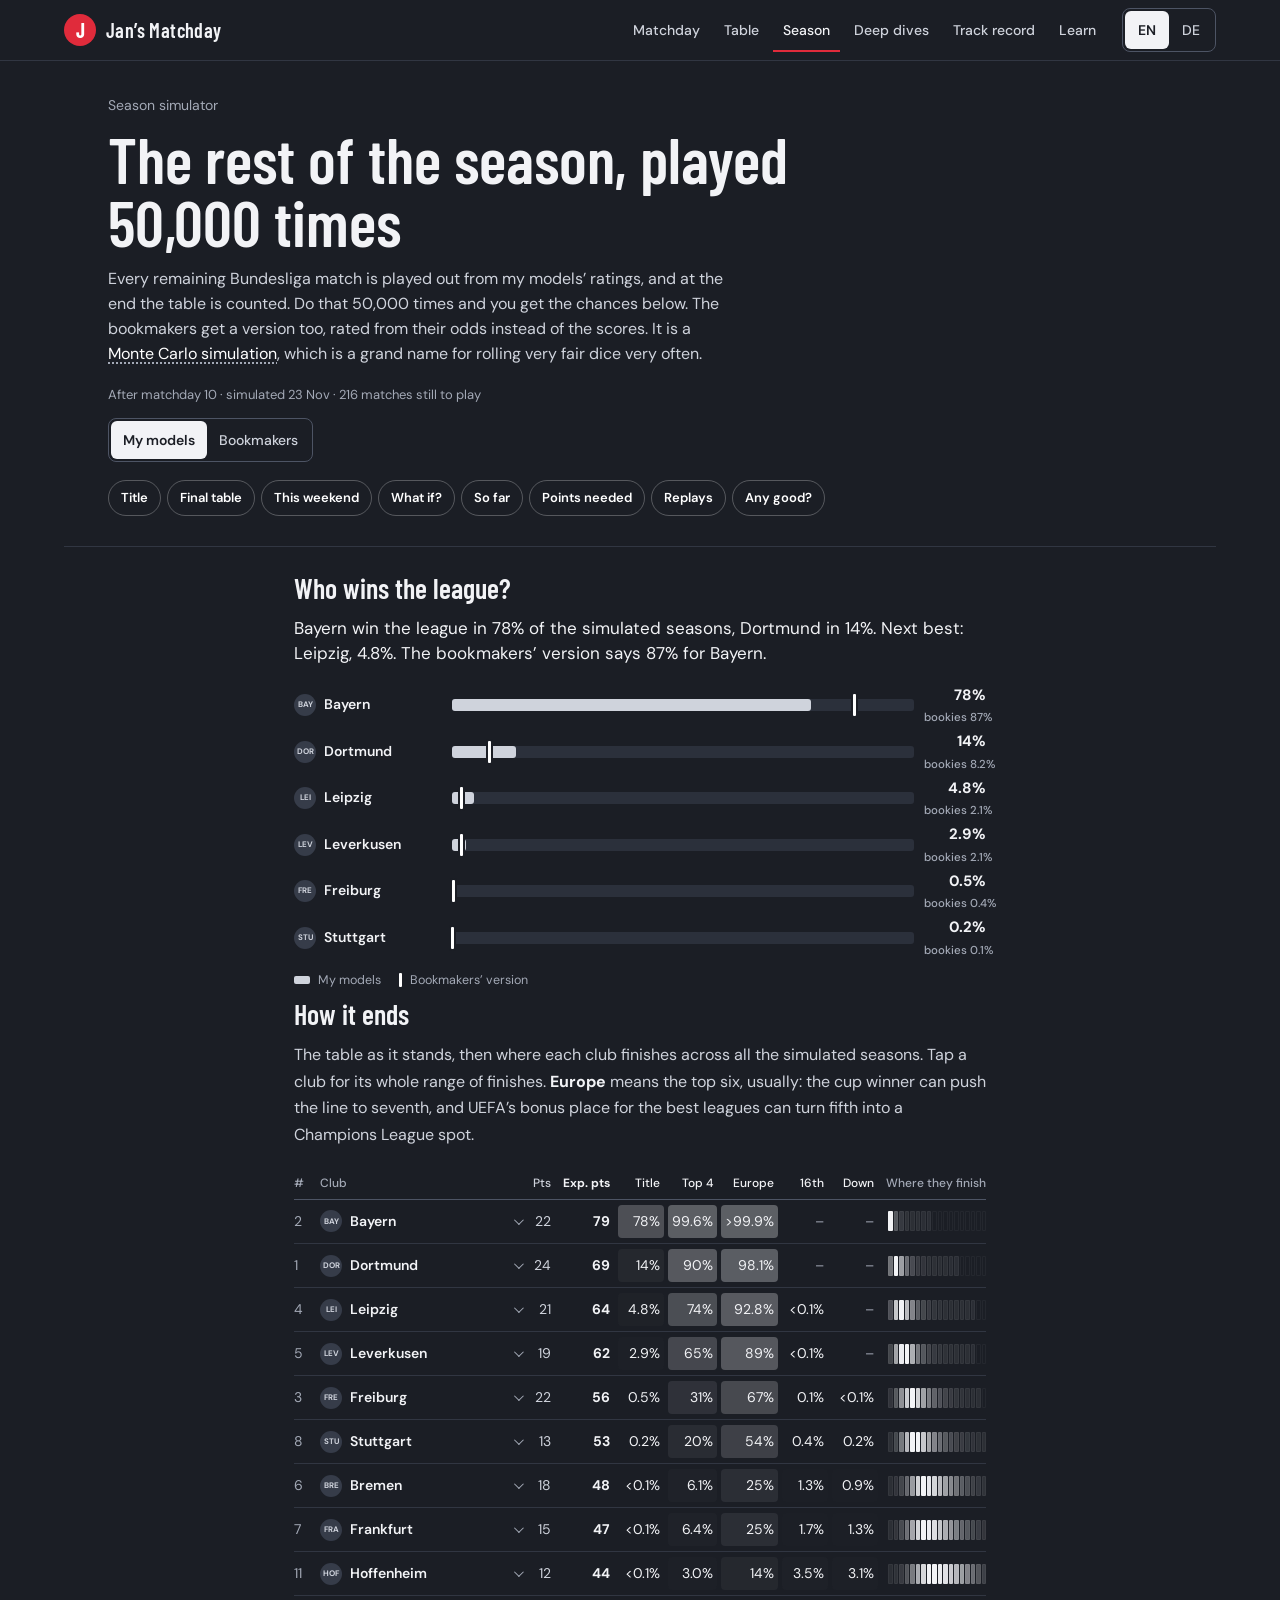
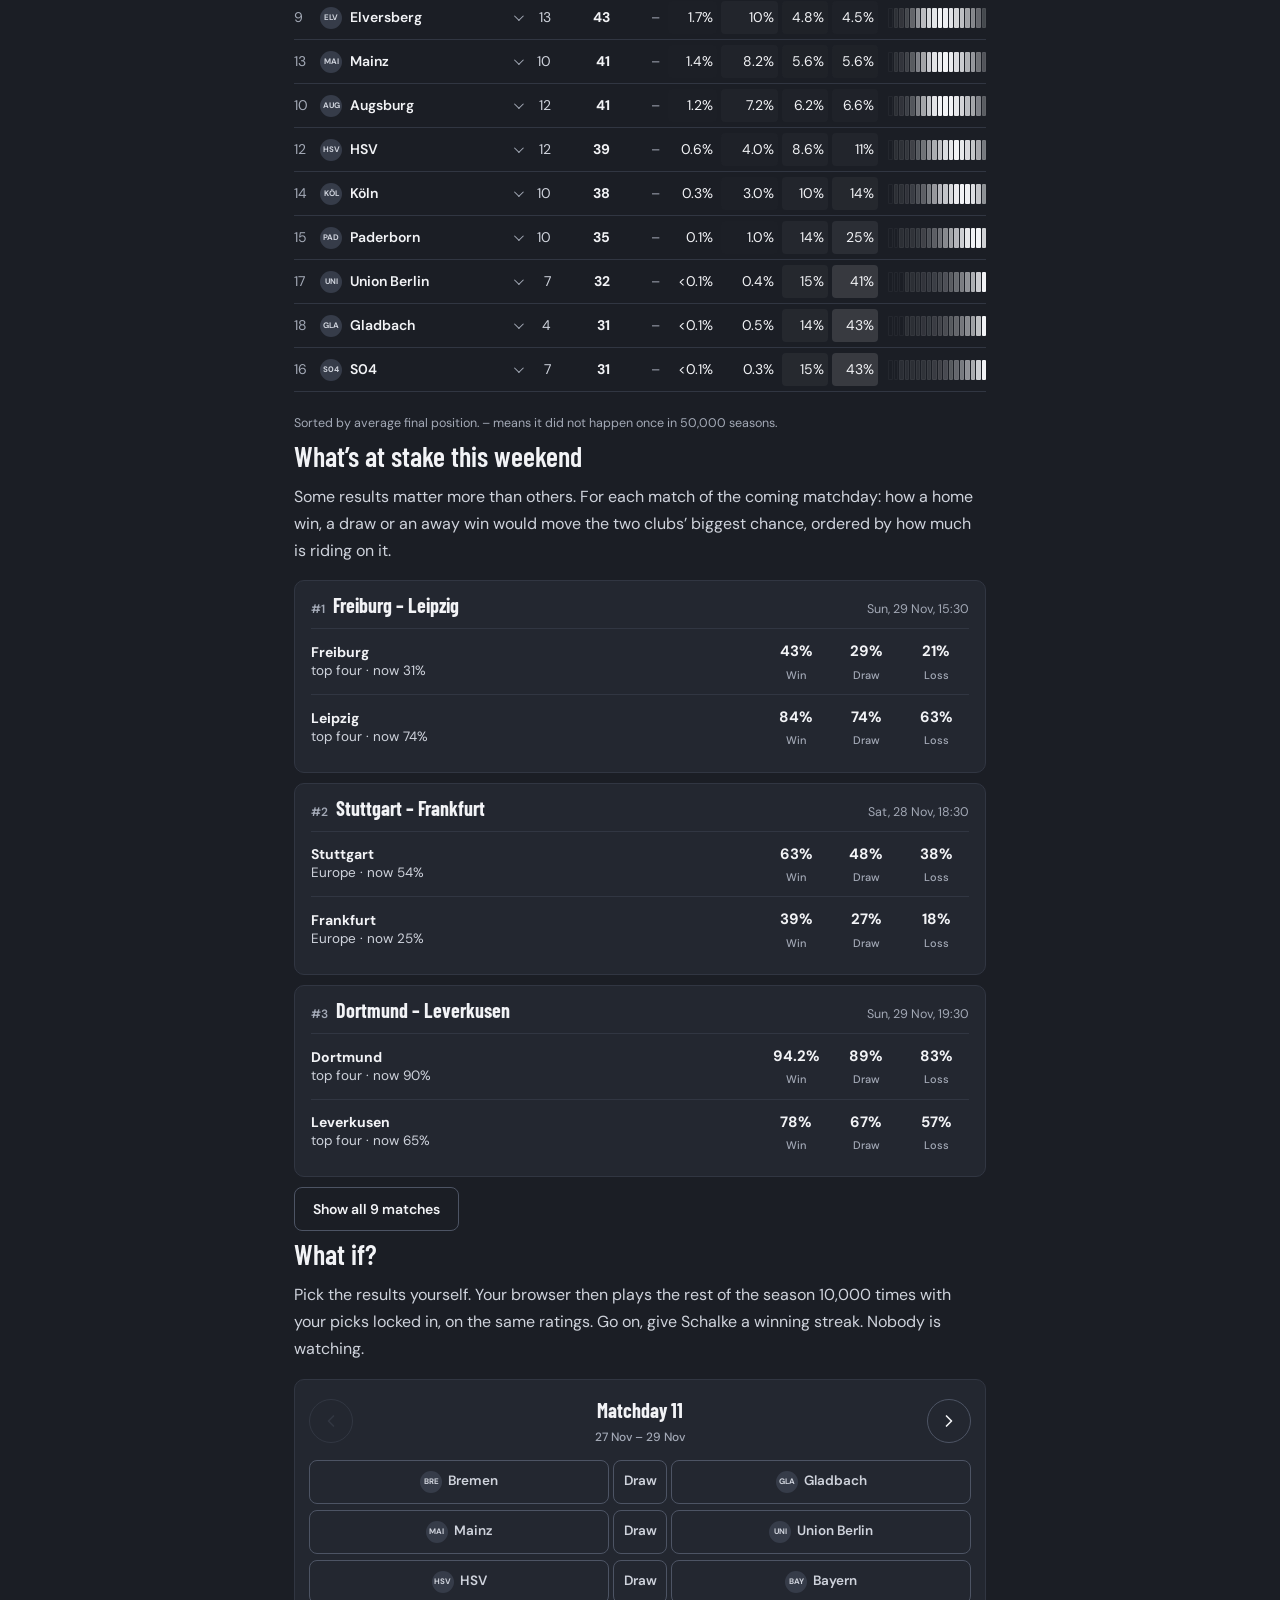
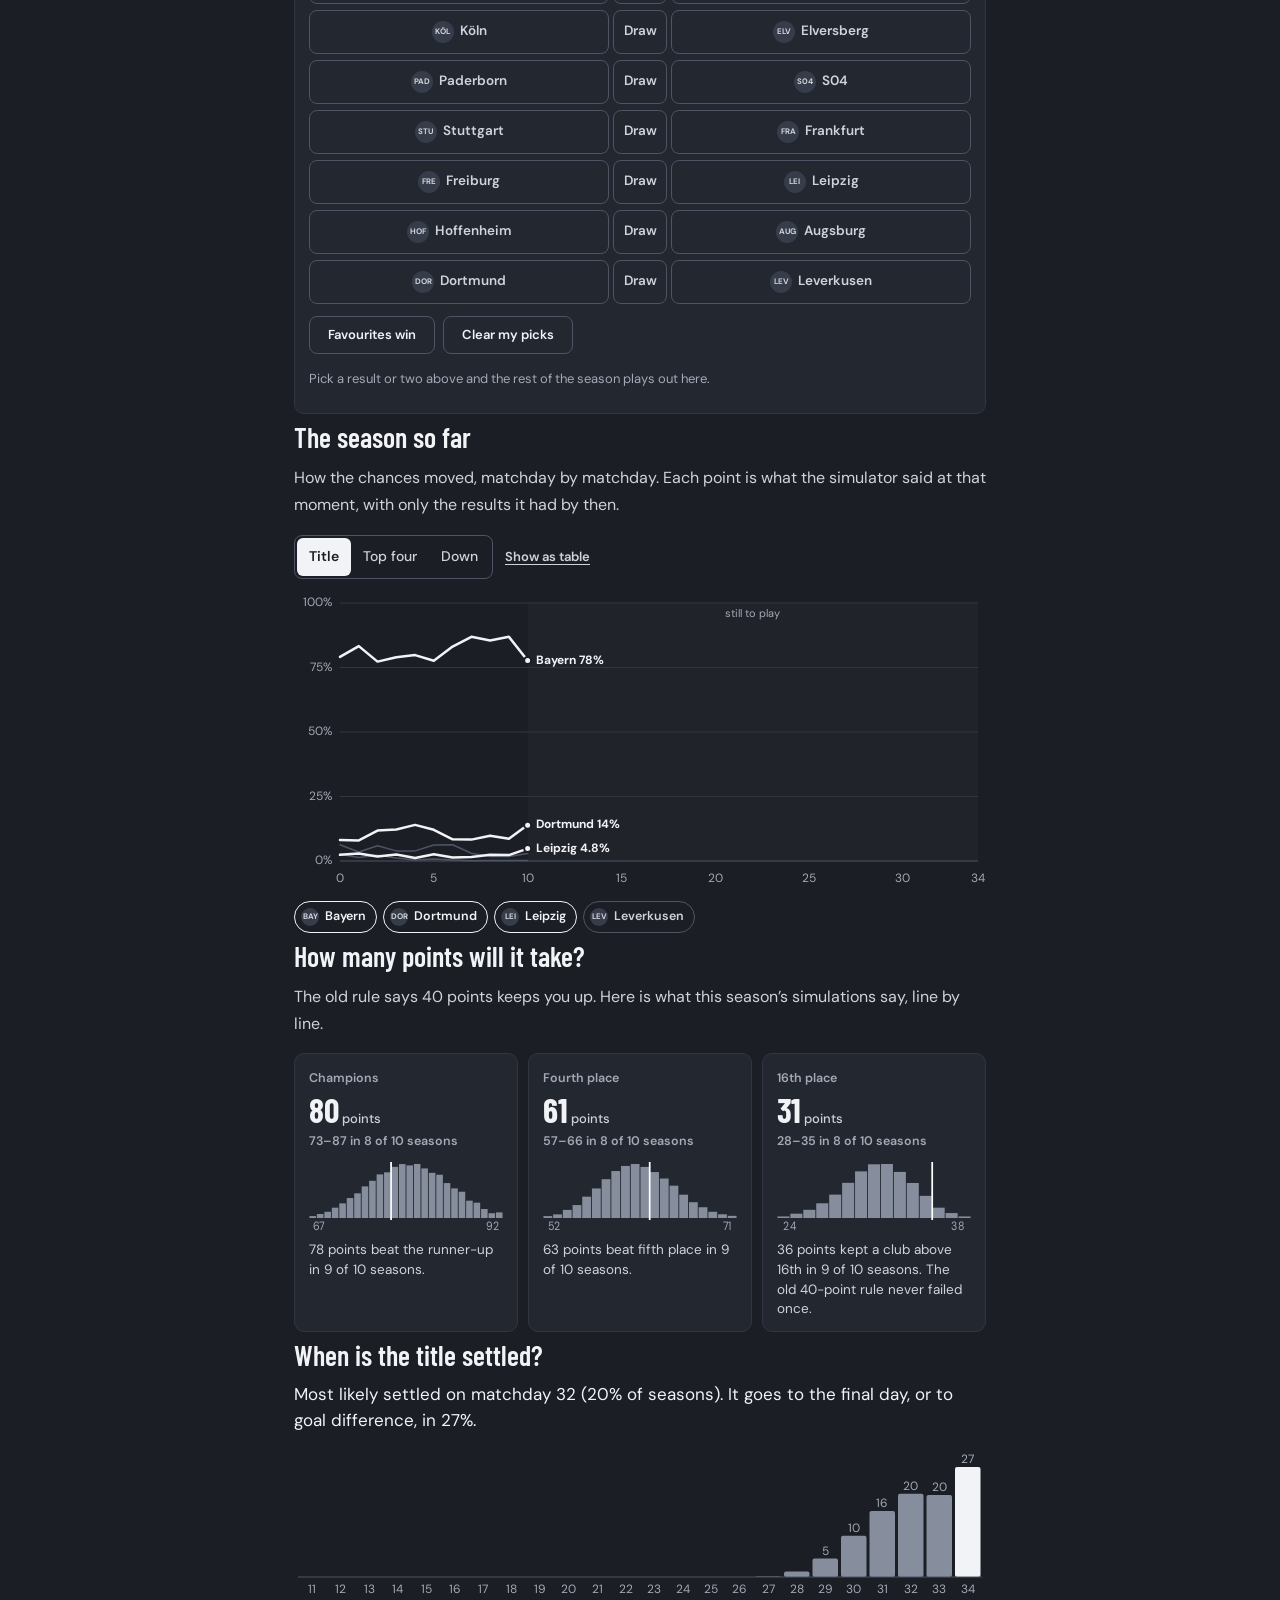
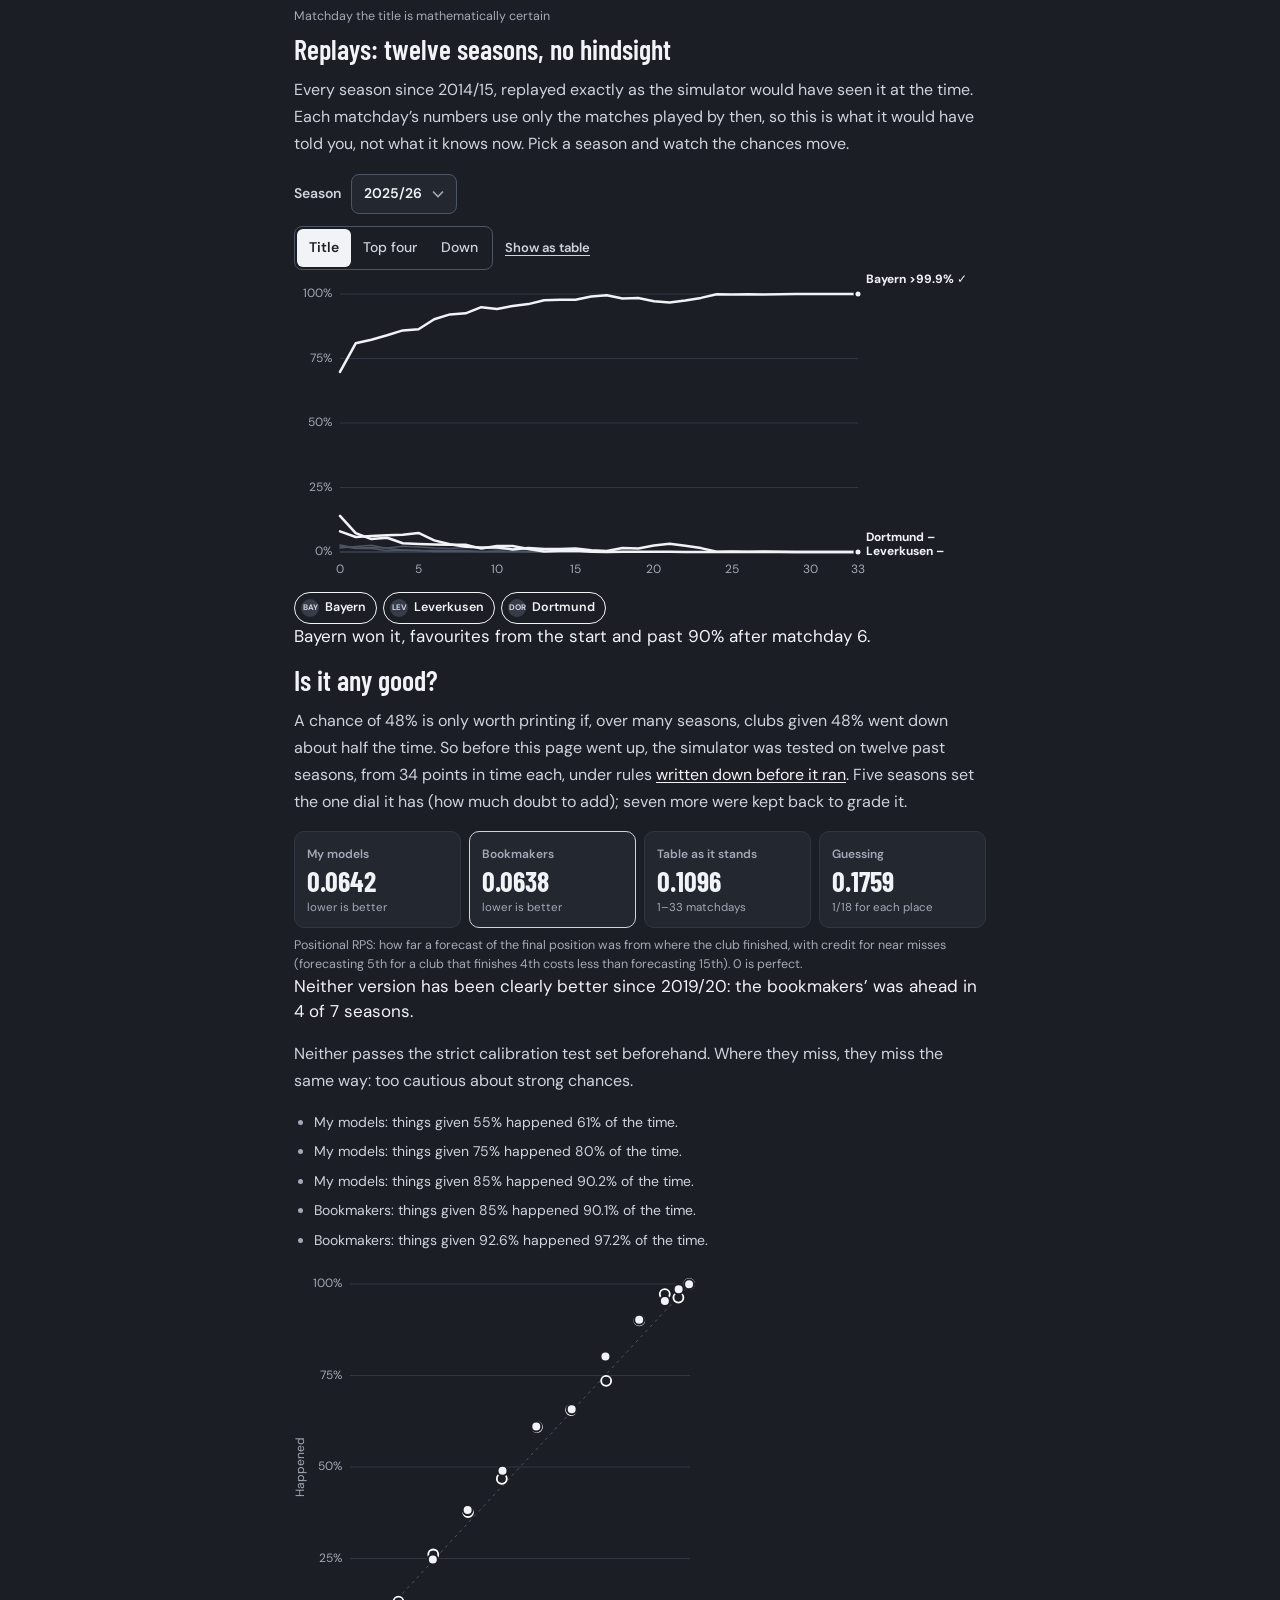
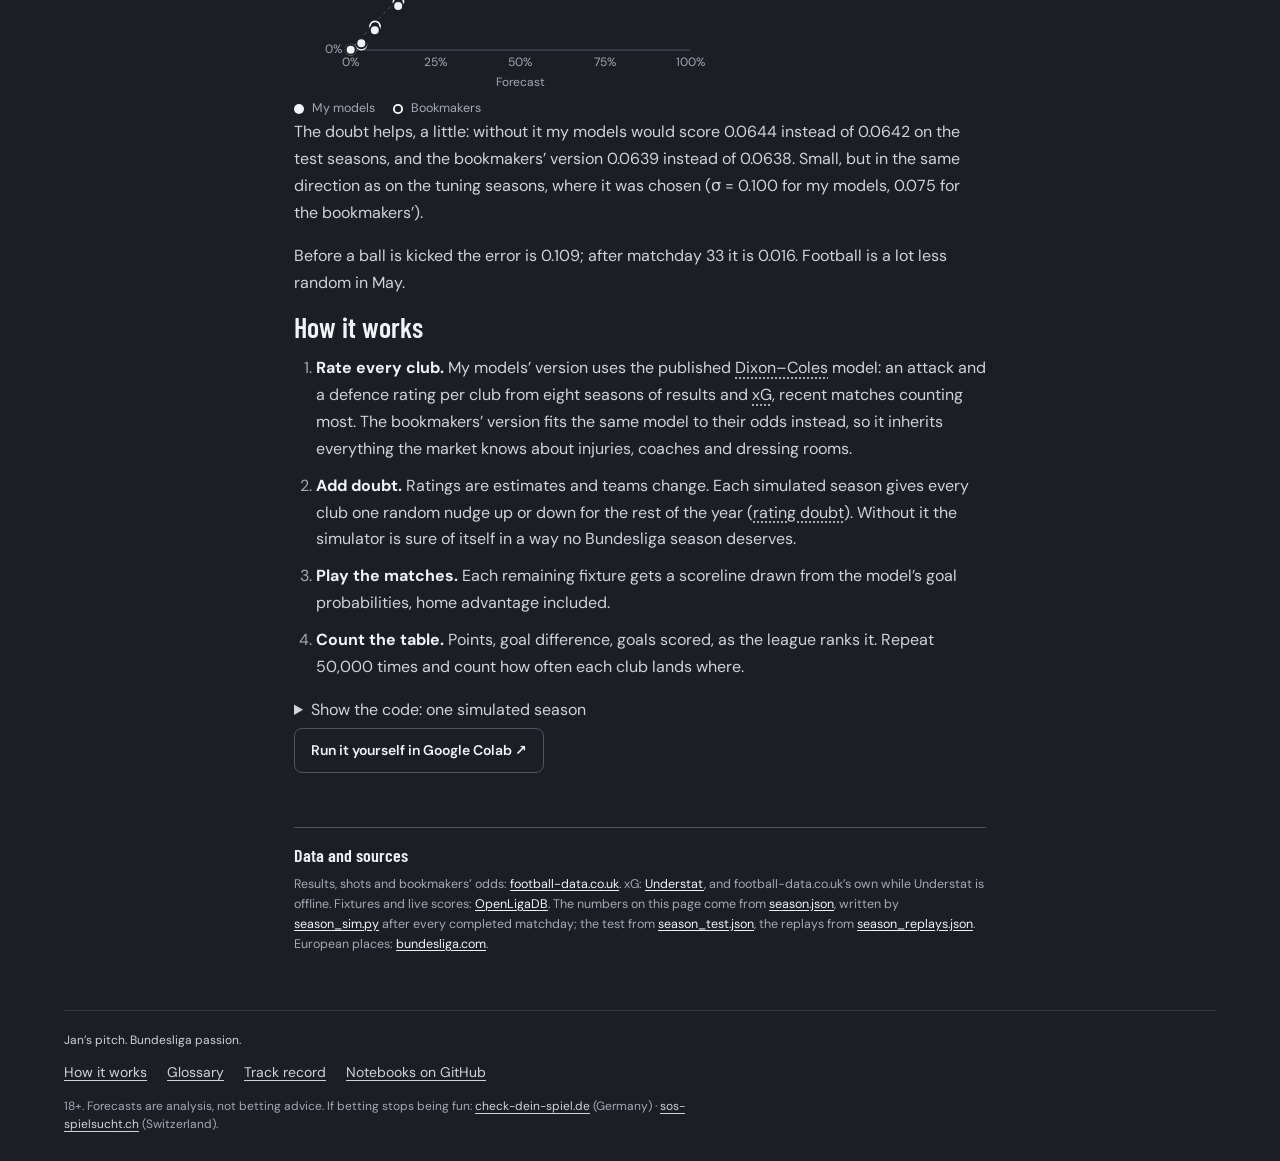
<file: season/index.html>
<!doctype html>
<html lang="en">
  <head>
    <meta charset="utf-8">
    <meta name="viewport" content="width=device-width, initial-scale=1, viewport-fit=cover">
    <meta name="theme-color" content="#1b1e25">
    <meta name="description" content="The rest of the Bundesliga season, played 50,000 times: title, Champions League and relegation chances for every club, what is at stake this weekend, and a what-if mode." data-i18n-attrs="content:season.meta">
    <title data-i18n="season.pageTitle">Season simulator: who wins, who goes down — Jan’s Matchday</title>
    <link rel="canonical" href="https://jhvl88.github.io/matchday/season/">
    <link rel="alternate" hreflang="en" href="https://jhvl88.github.io/matchday/season/?lang=en">
    <link rel="alternate" hreflang="de" href="https://jhvl88.github.io/matchday/season/?lang=de">
    <link rel="alternate" hreflang="x-default" href="https://jhvl88.github.io/matchday/season/">
    <meta property="og:type" content="website">
    <meta property="og:site_name" content="Jan’s Matchday">
    <meta property="og:title" content="The Bundesliga season, played 50,000 times">
    <meta property="og:description" content="Title, Champions League and relegation chances for every club, from my models and from the bookmakers’ odds. Plus: pick the results yourself and replay the season.">
    <meta property="og:url" content="https://jhvl88.github.io/matchday/season/">
    <meta property="og:image" content="https://jhvl88.github.io/matchday/assets/share/season.jpg">
    <meta property="og:image:width" content="1200">
    <meta property="og:image:height" content="630">
    <meta property="og:image:alt" content="Jan’s Matchday season simulator: title and relegation chances for every Bundesliga club">
    <meta property="og:locale" content="en_GB">
    <meta property="og:locale:alternate" content="de_DE">
    <meta name="twitter:card" content="summary_large_image">
    <meta name="twitter:title" content="The Bundesliga season, played 50,000 times">
    <meta name="twitter:description" content="Title, Champions League and relegation chances for every club, from my models and from the bookmakers’ odds. Plus: pick the results yourself and replay the season.">
    <meta name="twitter:image" content="https://jhvl88.github.io/matchday/assets/share/season.jpg">
    <link rel="apple-touch-icon" href="../assets/apple-touch-icon.png">
    <link rel="manifest" href="../manifest.webmanifest">
    <link rel="preconnect" href="https://api.openligadb.de">
    <link rel="preload" href="../assets/fonts/dm-sans-latin-400-normal.woff2" as="font" type="font/woff2" crossorigin>
    <link rel="preload" href="../assets/fonts/barlow-condensed-latin-700-normal.woff2" as="font" type="font/woff2" crossorigin>
    <link rel="stylesheet" href="../styles.css?v=12">
    <link rel="stylesheet" href="../analysis/analysis.css?v=5">
    <link rel="stylesheet" href="../pages.css?v=4">
    <link rel="stylesheet" href="season.css?v=1">
    <script src="../i18n.js?v=17" defer></script>
    <script src="../glossary.js?v=17" defer></script>
    <script src="../explain.js?v=10" defer></script>
    <script src="sim.js?v=1" defer></script>
    <script src="season.js?v=1" defer></script>
  </head>
  <body class="article page-season">
    <a class="skip-link" href="#content" data-i18n="nav.skipPage">Skip to the content</a>
    <header class="topbar">
      <div class="app-shell topbar-inner">
        <a class="brand" href="../" aria-label="Jan’s Matchday home" data-i18n-attrs="aria-label:brand.home">
          <span class="brand-mark" aria-hidden="true">J</span>
          <span class="brand-name">Jan’s Matchday</span>
        </a>
        <nav class="top-nav" aria-label="Sections" data-i18n-attrs="aria-label:nav.label">
          <a href="../#matchday" data-i18n="nav.matchday">Matchday</a>
          <a href="../#table" data-i18n="nav.table">Table</a>
          <a href="./" aria-current="page" data-i18n="nav.season">Season</a>
          <a href="../#analysis" data-i18n="nav.dives">Deep dives</a>
          <a href="../record/" data-i18n="nav.record">Track record</a>
          <a href="../learn/" data-i18n="nav.learn">Learn</a>
        </nav>
        <div class="segmented lang-switch" role="group" aria-label="Language" data-i18n-attrs="aria-label:lang.label">
          <button type="button" data-lang="en" lang="en" title="English" aria-pressed="true">EN</button>
          <button type="button" data-lang="de" lang="de" title="Deutsch" aria-pressed="false">DE</button>
        </div>
      </div>
    </header>

    <div class="app-shell">
      <main id="content">
        <div class="page-card">
          <header class="post-hero">
            <p class="eyebrow" data-lang-only="en">Season simulator</p>
            <p class="eyebrow" data-lang-only="de" hidden>Saison-Simulator</p>
            <h1 data-lang-only="en">The rest of the season, played 50,000 times<span>.</span></h1>
            <h1 data-lang-only="de" hidden>Der Rest der Saison, 50.000-mal gespielt<span>.</span></h1>
            <p class="post-dek" data-lang-only="en">Every remaining Bundesliga match is played out from my models’ ratings, and at the end the table is counted. Do that 50,000 times and you get the chances below. The bookmakers get a version too, rated from their odds instead of the scores. It is a <button type="button" class="term" data-term="monte-carlo">Monte Carlo simulation</button>, which is a grand name for rolling very fair dice very often.</p>
            <p class="post-dek" data-lang-only="de" hidden>Jedes noch ausstehende Bundesligaspiel wird mit den Stärkewerten meiner Modelle ausgespielt, am Ende wird die Tabelle gezählt. Das 50.000-mal, und heraus kommen die Chancen unten. Die Buchmacher bekommen auch eine Version, bewertet nach ihren Quoten statt nach den Ergebnissen. Das Ganze ist eine <button type="button" class="term" data-term="monte-carlo">Monte-Carlo-Simulation</button>, ein großer Name dafür, sehr faire Würfel sehr oft zu werfen.</p>
            <p class="season-stamp" id="season-stamp" aria-live="polite"></p>
            <div class="season-view" id="season-view-switch">
              <div class="segmented" role="group" aria-label="Whose ratings" data-i18n-attrs="aria-label:season.viewLabel">
                <button type="button" data-view="models" aria-pressed="true"><span data-lang-only="en">My models</span><span data-lang-only="de" hidden>Meine Modelle</span></button>
                <button type="button" data-view="market" aria-pressed="false"><span data-lang-only="en">Bookmakers</span><span data-lang-only="de" hidden>Buchmacher</span></button>
              </div>
            </div>
            <nav class="page-jump" aria-label="On this page" data-i18n-attrs="aria-label:season.jumpLabel">
              <a href="#title-race"><span data-lang-only="en">Title</span><span data-lang-only="de" hidden>Meister</span></a>
              <a href="#final-table"><span data-lang-only="en">Final table</span><span data-lang-only="de" hidden>Abschlusstabelle</span></a>
              <a href="#stakes"><span data-lang-only="en">This weekend</span><span data-lang-only="de" hidden>Dieses Wochenende</span></a>
              <a href="#what-if"><span data-lang-only="en">What if?</span><span data-lang-only="de" hidden>Was wäre, wenn?</span></a>
              <a href="#so-far"><span data-lang-only="en">So far</span><span data-lang-only="de" hidden>Bisher</span></a>
              <a href="#points"><span data-lang-only="en">Points needed</span><span data-lang-only="de" hidden>Nötige Punkte</span></a>
              <a href="#replays"><span data-lang-only="en">Replays</span><span data-lang-only="de" hidden>Zeitreise</span></a>
              <a href="#any-good"><span data-lang-only="en">Any good?</span><span data-lang-only="de" hidden>Taugt das?</span></a>
            </nav>
          </header>

          <div class="post-body page-body">
            <p class="page-error" id="season-error" hidden></p>

            <section class="page-section" id="title-race" aria-labelledby="title-race-title">
              <h2 id="title-race-title"><span data-lang-only="en">Who wins the league?</span><span data-lang-only="de" hidden>Wer wird Meister?</span></h2>
              <p class="season-lede" id="title-lede"></p>
              <div class="odds-bars" id="title-bars" aria-busy="true"></div>
              <p class="season-key"><span class="key-fill" aria-hidden="true"></span><span data-lang-only="en">My models</span><span data-lang-only="de" hidden>Meine Modelle</span> <span class="key-pin" aria-hidden="true"></span><span data-lang-only="en">Bookmakers’ version</span><span data-lang-only="de" hidden>Version der Buchmacher</span></p>
            </section>

            <section class="page-section" id="final-table" aria-labelledby="final-table-title">
              <h2 id="final-table-title"><span data-lang-only="en">How it ends</span><span data-lang-only="de" hidden>Wie es ausgeht</span></h2>
              <p data-lang-only="en">The table as it stands, then where each club finishes across all the simulated seasons. Tap a club for its whole range of finishes. <strong>Europe</strong> means the top six, usually: the cup winner can push the line to seventh, and UEFA’s bonus place for the best leagues can turn fifth into a Champions League spot.</p>
              <p data-lang-only="de" hidden>Die Tabelle, wie sie steht, dann wo jeder Klub über alle simulierten Spielzeiten landet. Ein Tipp auf einen Klub zeigt alle seine möglichen Platzierungen. <strong>Europa</strong> heißt meist Platz eins bis sechs: Der Pokalsieger kann die Linie auf Platz sieben schieben, und der UEFA-Zusatzplatz für die besten Ligen kann Platz fünf zum Champions-League-Platz machen.</p>
              <div class="table-scroll season-table-wrap">
                <table class="season-table" id="season-table" aria-busy="true">
                  <caption class="visually-hidden" id="season-table-caption"></caption>
                  <thead id="season-table-head"></thead>
                  <tbody id="season-table-rows"></tbody>
                </table>
              </div>
              <p class="calc-fine" id="season-table-note"></p>
            </section>

            <section class="page-section" id="stakes" aria-labelledby="stakes-title">
              <h2 id="stakes-title"><span data-lang-only="en">What’s at stake this weekend</span><span data-lang-only="de" hidden>Worum es an diesem Wochenende geht</span></h2>
              <p data-lang-only="en">Some results matter more than others. For each match of the coming matchday: how a home win, a draw or an away win would move the two clubs’ biggest chance, ordered by how much is riding on it.</p>
              <p data-lang-only="de" hidden>Manche Ergebnisse zählen mehr als andere. Für jedes Spiel des nächsten Spieltags: wie Heimsieg, Remis oder Auswärtssieg die wichtigste Chance beider Klubs verschieben würden, sortiert danach, wie viel auf dem Spiel steht.</p>
              <div class="stakes" id="stakes-list" aria-busy="true"></div>
            </section>

            <section class="page-section" id="what-if" aria-labelledby="what-if-title">
              <h2 id="what-if-title"><span data-lang-only="en">What if?</span><span data-lang-only="de" hidden>Was wäre, wenn?</span></h2>
              <p data-lang-only="en">Pick the results yourself. Your browser then plays the rest of the season 10,000 times with your picks locked in, on the same ratings. Go on, give Schalke a winning streak. Nobody is watching.</p>
              <p data-lang-only="de" hidden>Tipp die Ergebnisse selbst. Dein Browser spielt dann den Rest der Saison 10.000-mal, mit deinen Tipps als feststehenden Ergebnissen, auf denselben Stärkewerten. Nur zu, schenk Schalke eine Siegesserie. Es schaut keiner zu.</p>
              <div class="whatif" id="whatif">
                <div class="whatif-head">
                  <button type="button" class="icon-button" id="whatif-prev" aria-label="Previous matchday" data-i18n-attrs="aria-label:hub.prev"><svg viewBox="0 0 24 24" aria-hidden="true"><path d="m15 18-6-6 6-6"/></svg></button>
                  <p class="whatif-title" id="whatif-title" aria-live="polite"></p>
                  <button type="button" class="icon-button" id="whatif-next" aria-label="Next matchday" data-i18n-attrs="aria-label:hub.next"><svg viewBox="0 0 24 24" aria-hidden="true"><path d="m9 18 6-6-6-6"/></svg></button>
                </div>
                <div class="whatif-fixtures" id="whatif-fixtures"></div>
                <div class="whatif-actions">
                  <button type="button" class="outline-link" id="whatif-favourites"><span data-lang-only="en">Favourites win</span><span data-lang-only="de" hidden>Favoriten gewinnen</span></button>
                  <button type="button" class="outline-link" id="whatif-reset"><span data-lang-only="en">Clear my picks</span><span data-lang-only="de" hidden>Tipps löschen</span></button>
                </div>
                <div class="whatif-result" id="whatif-result" aria-live="polite"></div>
              </div>
            </section>

            <section class="page-section" id="so-far" aria-labelledby="so-far-title">
              <h2 id="so-far-title"><span data-lang-only="en">The season so far</span><span data-lang-only="de" hidden>Die Saison bisher</span></h2>
              <p data-lang-only="en">How the chances moved, matchday by matchday. Each point is what the simulator said at that moment, with only the results it had by then.</p>
              <p data-lang-only="de" hidden>Wie sich die Chancen bewegt haben, Spieltag für Spieltag. Jeder Punkt zeigt, was der Simulator damals sagte, nur mit den Ergebnissen, die es da schon gab.</p>
              <div class="race" id="race-now"></div>
            </section>

            <section class="page-section" id="points" aria-labelledby="points-title">
              <h2 id="points-title"><span data-lang-only="en">How many points will it take?</span><span data-lang-only="de" hidden>Wie viele Punkte braucht es?</span></h2>
              <p data-lang-only="en">The old rule says 40 points keeps you up. Here is what this season’s simulations say, line by line.</p>
              <p data-lang-only="de" hidden>Die alte Regel sagt: 40 Punkte reichen zum Klassenerhalt. Hier steht, was die Simulationen dieser Saison sagen, Linie für Linie.</p>
              <div class="lines" id="points-lines"></div>
            </section>

            <section class="page-section" id="settled" aria-labelledby="settled-title">
              <h2 id="settled-title"><span data-lang-only="en">When is the title settled?</span><span data-lang-only="de" hidden>Wann ist die Meisterschaft entschieden?</span></h2>
              <p class="season-lede" id="settled-lede"></p>
              <div class="settled" id="settled-chart"></div>
            </section>

            <section class="page-section" id="replays" aria-labelledby="replays-title">
              <h2 id="replays-title"><span data-lang-only="en">Replays: twelve seasons, no hindsight</span><span data-lang-only="de" hidden>Zeitreise: zwölf Spielzeiten, ohne Nachhinein-Wissen</span></h2>
              <p data-lang-only="en">Every season since 2014/15, replayed exactly as the simulator would have seen it at the time. Each matchday’s numbers use only the matches played by then, so this is what it would have told you, not what it knows now. Pick a season and watch the chances move.</p>
              <p data-lang-only="de" hidden>Jede Saison seit 2014/15, nachgespielt genau so, wie der Simulator sie damals gesehen hätte. Die Zahlen jedes Spieltags kennen nur die Spiele bis dahin. Das ist also, was er dir damals gesagt hätte, nicht, was er heute weiß. Wähl eine Saison und sieh zu, wie sich die Chancen bewegen.</p>
              <div class="replay-controls">
                <label class="replay-pick"><span data-lang-only="en">Season</span><span data-lang-only="de" hidden>Saison</span>
                  <select id="replay-season"></select>
                </label>
              </div>
              <div class="race" id="race-replay"></div>
              <p class="season-lede" id="replay-story"></p>
            </section>

            <section class="page-section" id="any-good" aria-labelledby="any-good-title">
              <h2 id="any-good-title"><span data-lang-only="en">Is it any good?</span><span data-lang-only="de" hidden>Taugt das was?</span></h2>
              <p data-lang-only="en">A chance of 48% is only worth printing if, over many seasons, clubs given 48% went down about half the time. So before this page went up, the simulator was tested on twelve past seasons, from 34 points in time each, under rules <a href="https://github.com/JHvL88/matchday/blob/main/analysis/backtest/season/PREREGISTRATION.md">written down before it ran</a>. Five seasons set the one dial it has (how much doubt to add); seven more were kept back to grade it.</p>
              <p data-lang-only="de" hidden>Eine Chance von 48&nbsp;% lohnt das Drucken nur, wenn über viele Spielzeiten Klubs mit 48&nbsp;% auch etwa in der Hälfte der Fälle abgestiegen sind. Bevor diese Seite online ging, wurde der Simulator deshalb an zwölf vergangenen Spielzeiten getestet, von je 34 Zeitpunkten aus, nach Regeln, die <a href="https://github.com/JHvL88/matchday/blob/main/analysis/backtest/season/PREREGISTRATION.md">vor dem Lauf feststanden</a>. Fünf Spielzeiten stellten den einzigen Regler ein (wie viel Zweifel er einrechnet), sieben weitere blieben zurück, um ihn zu benoten.</p>
              <div class="season-test" id="season-test"></div>
            </section>

            <section class="page-section" id="how" aria-labelledby="how-title">
              <h2 id="how-title"><span data-lang-only="en">How it works</span><span data-lang-only="de" hidden>So funktioniert es</span></h2>
              <ol class="how-list" data-lang-only="en">
                <li><strong>Rate every club.</strong> My models’ version uses the published <button type="button" class="term" data-term="dixon-coles">Dixon–Coles</button> model: an attack and a defence rating per club from eight seasons of results and <button type="button" class="term" data-term="xg">xG</button>, recent matches counting most. The bookmakers’ version fits the same model to their odds instead, so it inherits everything the market knows about injuries, coaches and dressing rooms.</li>
                <li><strong>Add doubt.</strong> Ratings are estimates and teams change. Each simulated season gives every club one random nudge up or down for the rest of the year (<button type="button" class="term" data-term="rating-doubt">rating doubt</button>). Without it the simulator is sure of itself in a way no Bundesliga season deserves.</li>
                <li><strong>Play the matches.</strong> Each remaining fixture gets a scoreline drawn from the model’s goal probabilities, home advantage included.</li>
                <li><strong>Count the table.</strong> Points, goal difference, goals scored, as the league ranks it. Repeat 50,000 times and count how often each club lands where.</li>
              </ol>
              <ol class="how-list" data-lang-only="de" hidden>
                <li><strong>Jeden Klub bewerten.</strong> Die Version meiner Modelle nutzt das veröffentlichte <button type="button" class="term" data-term="dixon-coles">Dixon-Coles</button>-Modell: ein Angriffs- und ein Abwehrwert pro Klub aus acht Spielzeiten Ergebnissen und <button type="button" class="term" data-term="xg">xG</button>, die jüngsten Spiele zählen am meisten. Die Version der Buchmacher passt dasselbe Modell stattdessen an ihre Quoten an und erbt so alles, was der Markt über Verletzungen, Trainer und Kabinen weiß.</li>
                <li><strong>Zweifel einrechnen.</strong> Stärkewerte sind Schätzungen, und Mannschaften ändern sich. Jede simulierte Saison gibt jedem Klub einen zufälligen Schubs nach oben oder unten für den Rest des Jahres (<button type="button" class="term" data-term="rating-doubt">Bewertungszweifel</button>). Ohne ihn wäre der Simulator sich so sicher, wie es keine Bundesligasaison verdient.</li>
                <li><strong>Die Spiele spielen.</strong> Jede offene Partie bekommt ein Ergebnis, gezogen aus den Torwahrscheinlichkeiten des Modells, Heimvorteil inklusive.</li>
                <li><strong>Die Tabelle zählen.</strong> Punkte, Tordifferenz, erzielte Tore, so wie die Liga wertet. Das 50.000-mal, dann wird gezählt, wie oft jeder Klub wo landet.</li>
              </ol>
              <details class="code-peek season-code">
                <summary><span data-lang-only="en">Show the code: one simulated season</span><span data-lang-only="de" hidden>Code zeigen: eine simulierte Saison</span></summary>
<pre><code># analysis/pipeline/season_sim.py (simplified)
delta = rng.normal(0, sigma, (n, 18))            # doubt: one nudge per club per season
lh = np.exp(base_home + delta[:, h] - delta[:, a])
la = np.exp(base_away + delta[:, a] - delta[:, h])
x, y = dc_sample(lh, la, rho, rng)                # Dixon–Coles scorelines
pts = pts_now + (3 * (x > y) + (x == y)) @ H + (3 * (y > x) + (x == y)) @ A
key = pts * 1e7 + (gd + 1000) * 1e3 + gf          # points, goal difference, goals
position = np.argsort(np.argsort(-key, axis=1), axis=1)</code></pre>
              </details>
              <p><a class="colab-link" href="https://colab.research.google.com/github/JHvL88/matchday/blob/main/analysis/backtest/season/season.ipynb" target="_blank" rel="noreferrer"><span data-lang-only="en">Run it yourself in Google Colab ↗</span><span data-lang-only="de" hidden>Selbst ausprobieren in Google Colab ↗</span></a></p>
            </section>

            <section class="post-sources">
              <h2 data-lang-only="en">Data and sources</h2>
              <h2 data-lang-only="de" hidden>Daten und Quellen</h2>
              <p data-lang-only="en">Results, shots and bookmakers’ odds: <a href="https://www.football-data.co.uk/" target="_blank" rel="noreferrer">football-data.co.uk</a>. xG: <a href="https://understat.com/league/Bundesliga" target="_blank" rel="noreferrer">Understat</a>, and football-data.co.uk’s own while Understat is offline. Fixtures and live scores: <a href="https://www.openligadb.de/" target="_blank" rel="noreferrer">OpenLigaDB</a>. The numbers on this page come from <a href="../data/season.json">season.json</a>, written by <a href="https://github.com/JHvL88/matchday/blob/main/analysis/pipeline/season_sim.py">season_sim.py</a> after every completed matchday; the test from <a href="../data/season_test.json">season_test.json</a>, the replays from <a href="../data/season_replays.json">season_replays.json</a>. European places: <a href="https://www.bundesliga.com/en/bundesliga/news/how-many-bundesliga-teams-can-qualify-for-europe-19689" target="_blank" rel="noreferrer">bundesliga.com</a>.</p>
              <p data-lang-only="de" hidden>Ergebnisse, Schüsse und Buchmacherquoten: <a href="https://www.football-data.co.uk/" target="_blank" rel="noreferrer">football-data.co.uk</a>. xG: <a href="https://understat.com/league/Bundesliga" target="_blank" rel="noreferrer">Understat</a>, und die eigenen von football-data.co.uk, solange Understat offline ist. Spielplan und Live-Ergebnisse: <a href="https://www.openligadb.de/" target="_blank" rel="noreferrer">OpenLigaDB</a>. Die Zahlen dieser Seite stammen aus <a href="../data/season.json">season.json</a>, geschrieben von <a href="https://github.com/JHvL88/matchday/blob/main/analysis/pipeline/season_sim.py">season_sim.py</a> nach jedem abgeschlossenen Spieltag; der Test aus <a href="../data/season_test.json">season_test.json</a>, die Zeitreise aus <a href="../data/season_replays.json">season_replays.json</a>. Europapokalplätze: <a href="https://www.bundesliga.com/en/bundesliga/news/how-many-bundesliga-teams-can-qualify-for-europe-19689" target="_blank" rel="noreferrer">bundesliga.com</a>.</p>
            </section>
          </div>
        </div>
      </main>

      <footer class="site-footer">
        <span class="footer-tagline" data-i18n="footer.tagline">Jan’s pitch. Bundesliga passion.</span>
        <nav class="footer-links" aria-label="More" data-i18n-attrs="aria-label:footer.more">
          <a href="../learn/" data-i18n="footer.howItWorks">How it works</a>
          <a href="../learn/#glossary" data-i18n="footer.glossary">Glossary</a>
          <a href="../record/" data-i18n="nav.record">Track record</a>
          <a href="https://github.com/JHvL88/matchday" target="_blank" rel="noreferrer" data-i18n="footer.github">Notebooks on GitHub</a>
        </nav>
        <p class="responsible-note" data-i18n-html="footer.responsible">18+. Forecasts are analysis, not betting advice. If betting stops being fun: <a href="https://www.check-dein-spiel.de/" target="_blank" rel="noreferrer">check-dein-spiel.de</a> (Germany) · <a href="https://www.sos-spielsucht.ch/" target="_blank" rel="noreferrer">sos-spielsucht.ch</a> (Switzerland).</p>
      </footer>
    </div>

    <nav class="tabbar" aria-label="Main" data-i18n-attrs="aria-label:nav.main">
      <a href="../#matchday">
        <svg viewBox="0 0 24 24" aria-hidden="true"><rect x="3" y="5" width="18" height="16" rx="2"/><path d="M3 10h18M8 3v4M16 3v4"/></svg>
        <span data-i18n="tab.matchday">Matchday</span>
      </a>
      <a href="../#table">
        <svg viewBox="0 0 24 24" aria-hidden="true"><path d="M4 6h16M4 12h16M4 18h16"/></svg>
        <span data-i18n="tab.table">Table</span>
      </a>
      <a href="./" aria-current="page">
        <svg viewBox="0 0 24 24" aria-hidden="true"><path d="M7 4h10v4a5 5 0 0 1-10 0V4ZM7 6H4a3 3 0 0 0 3 4M17 6h3a3 3 0 0 1-3 4M12 13v4M8 21h8M9 17h6"/></svg>
        <span data-i18n="tab.season">Season</span>
      </a>
      <a href="../#analysis">
        <svg viewBox="0 0 24 24" aria-hidden="true"><path d="M4 20V10M10 20V4M16 20v-7M22 20H2"/></svg>
        <span data-i18n="tab.dives">Deep dives</span>
      </a>
      <a href="../record/">
        <svg viewBox="0 0 24 24" aria-hidden="true"><path d="m5 12 4 4L19 6"/></svg>
        <span data-i18n="tab.record">Record</span>
      </a>
      <a href="../learn/">
        <svg viewBox="0 0 24 24" aria-hidden="true"><circle cx="12" cy="12" r="9"/><path d="M9.5 9.5a2.5 2.5 0 1 1 3.5 2.3c-.6.3-1 .9-1 1.6V14M12 17.5v.01"/></svg>
        <span data-i18n="tab.learn">Learn</span>
      </a>
    </nav>
  </body>
</html>
</file>
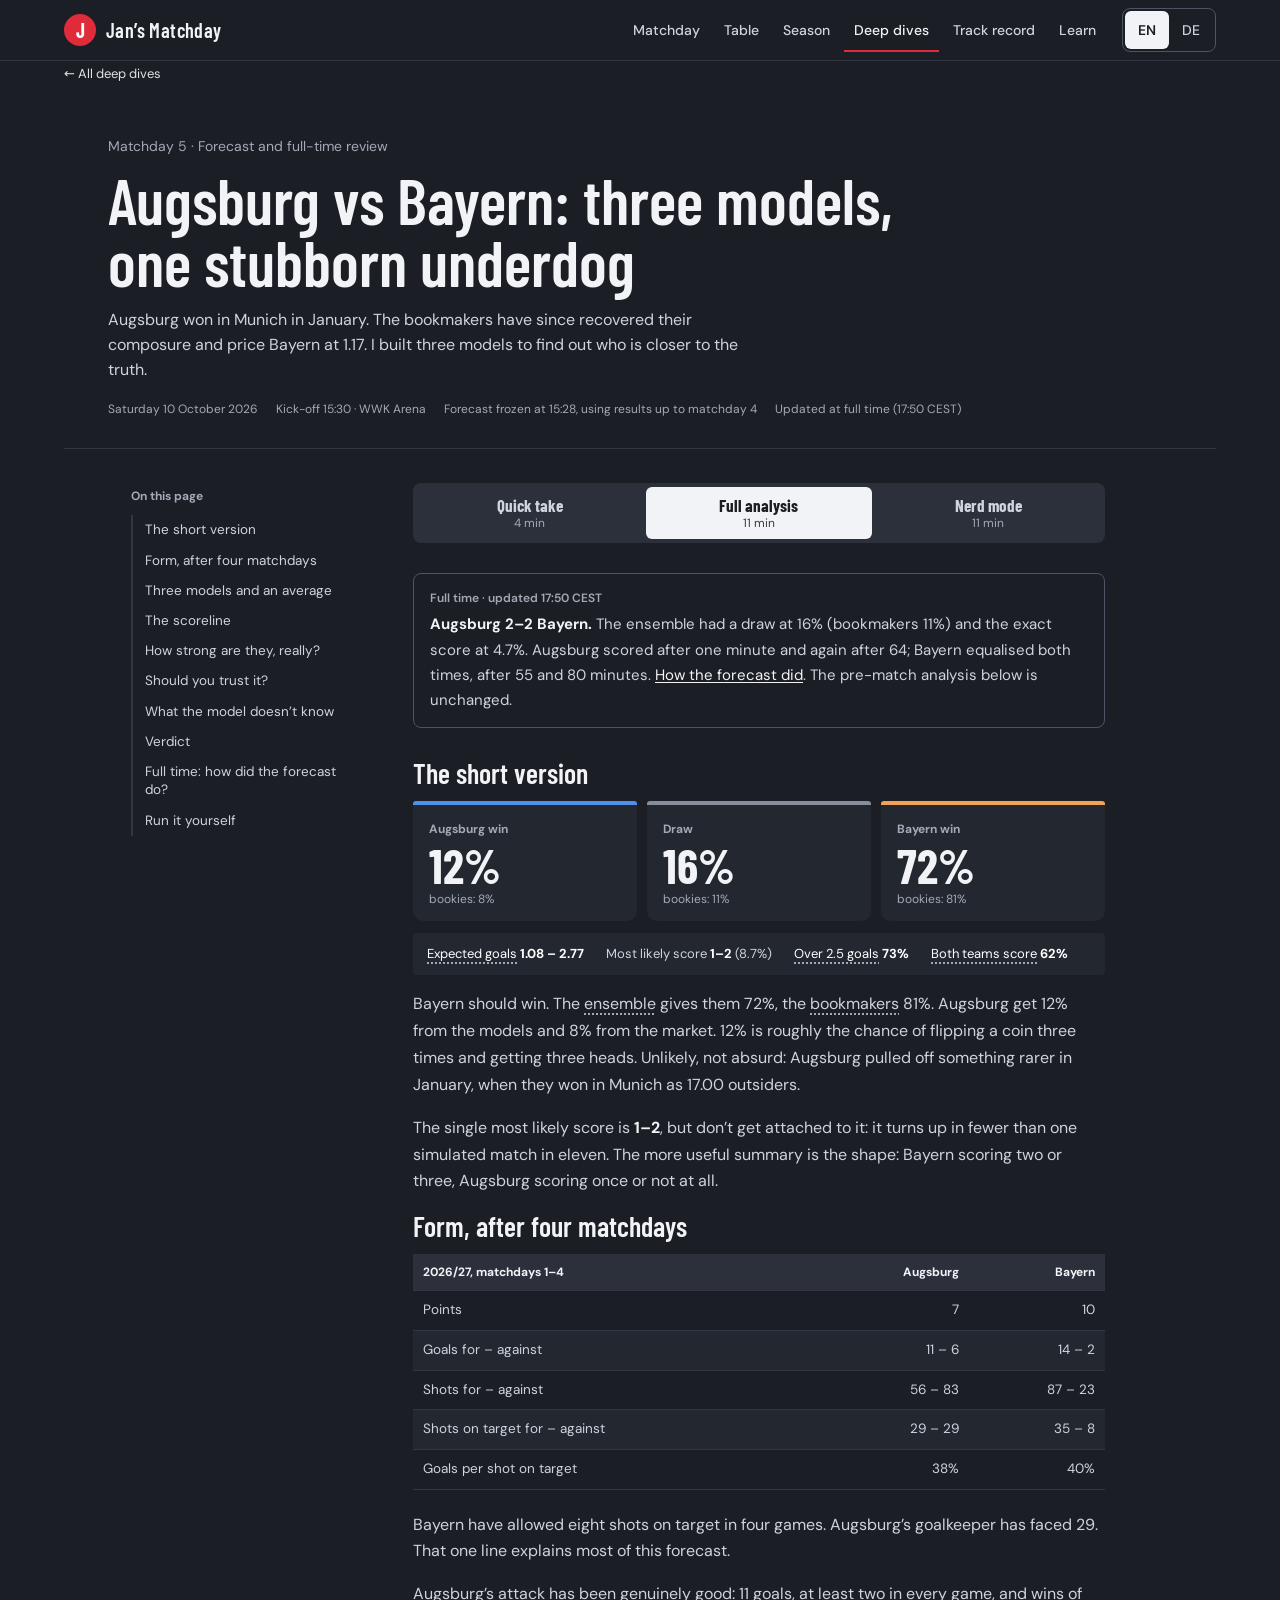
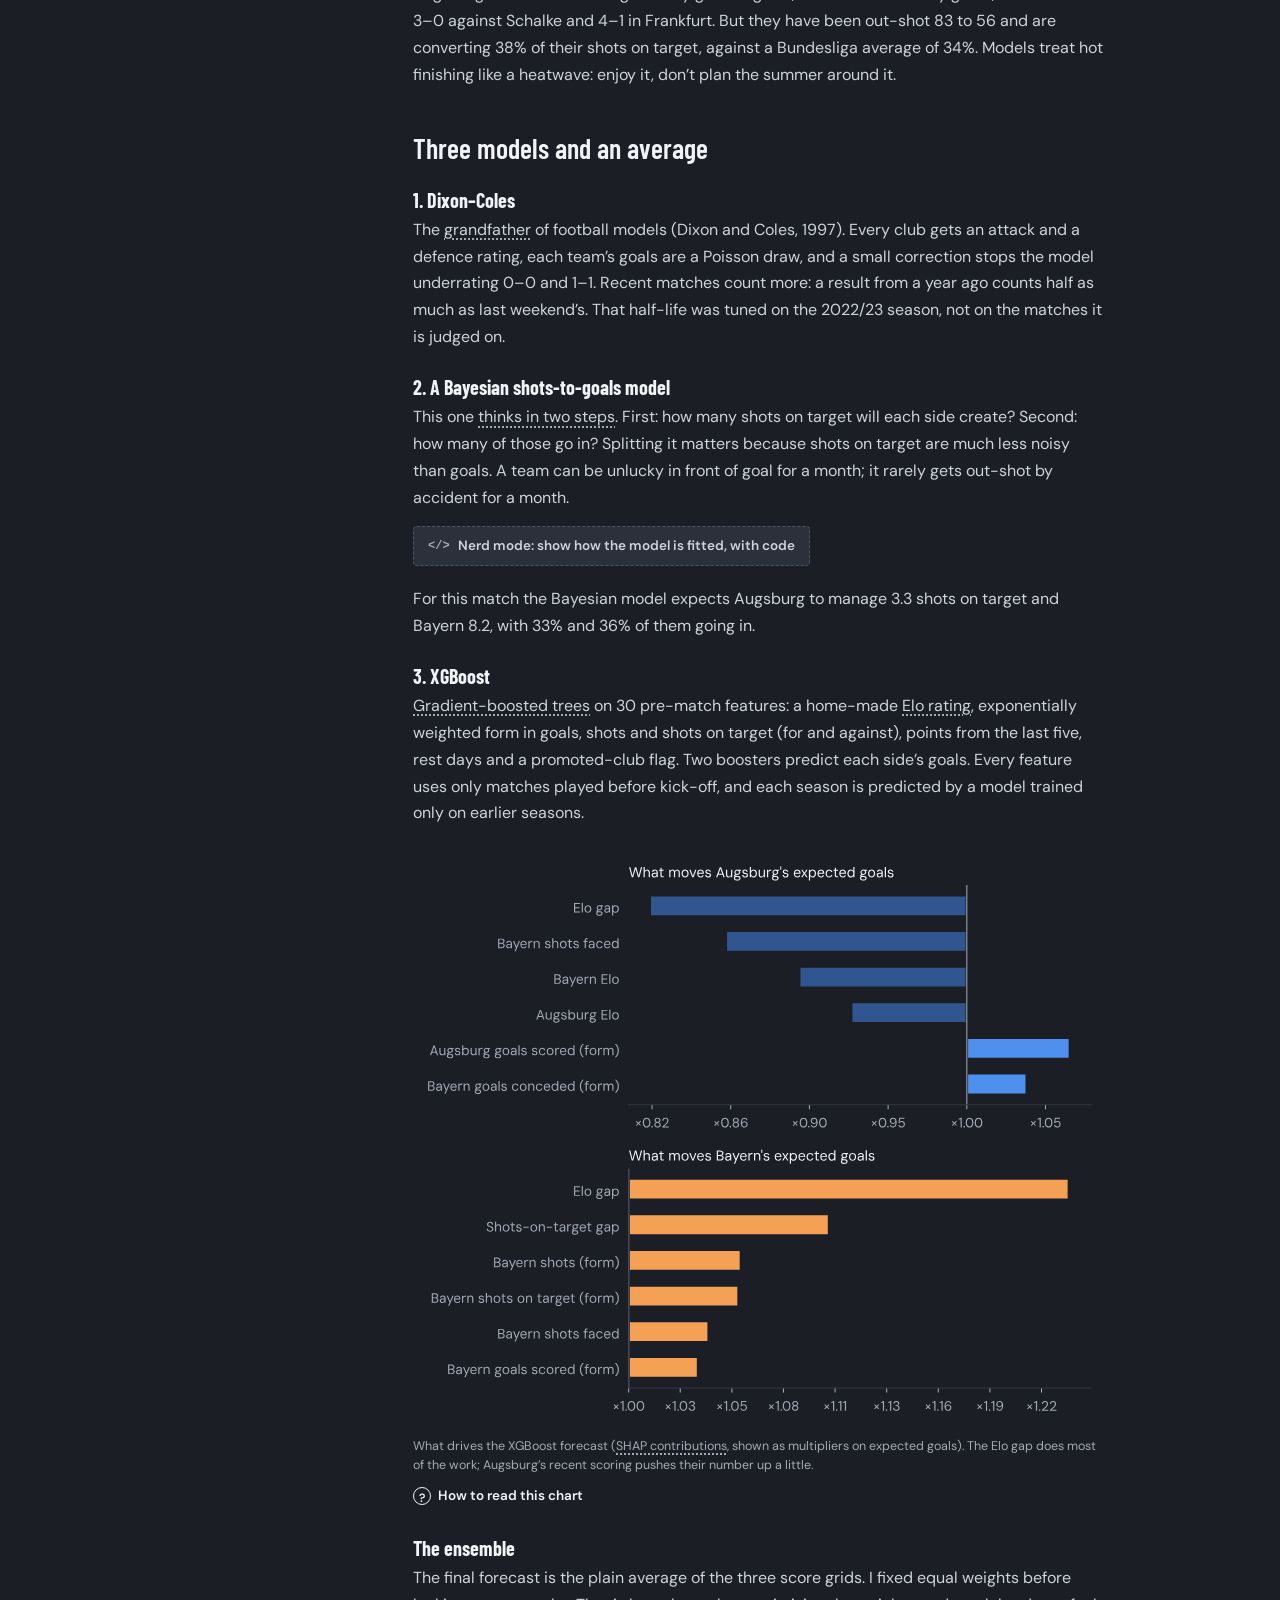
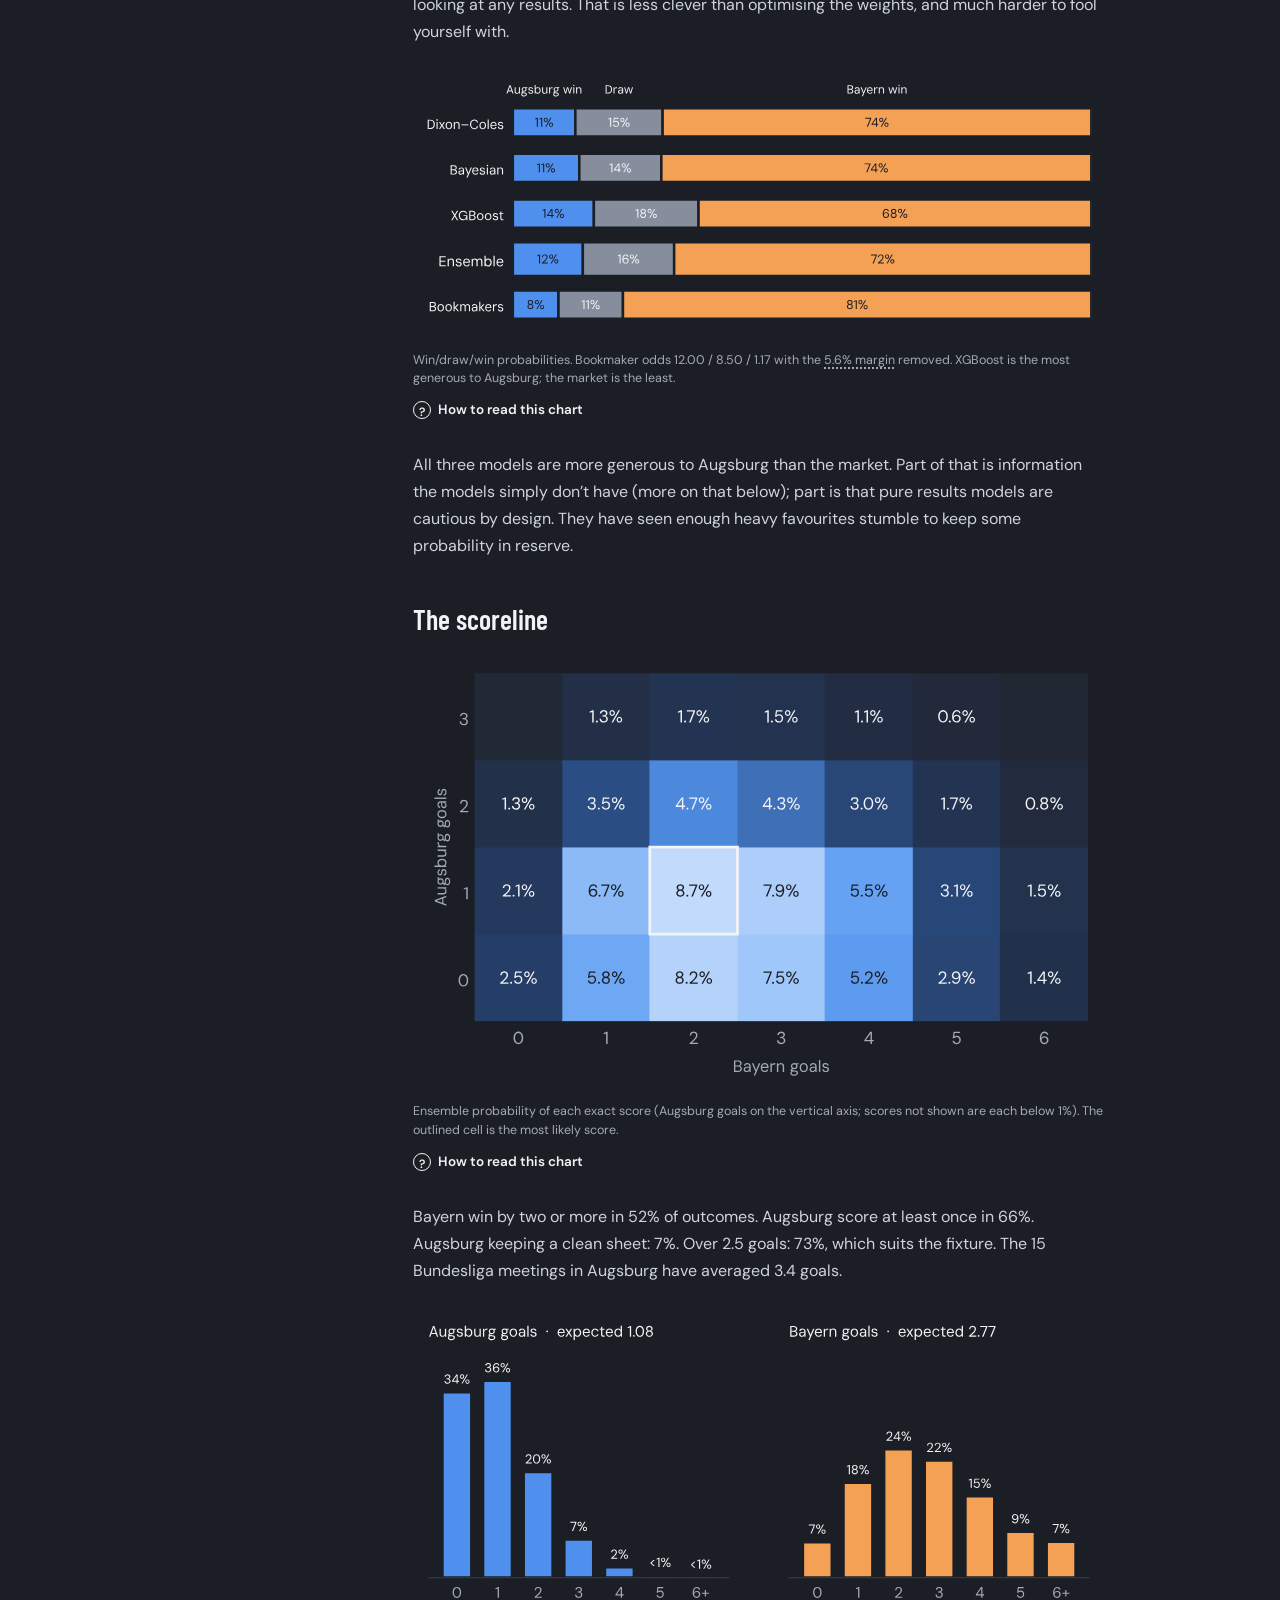
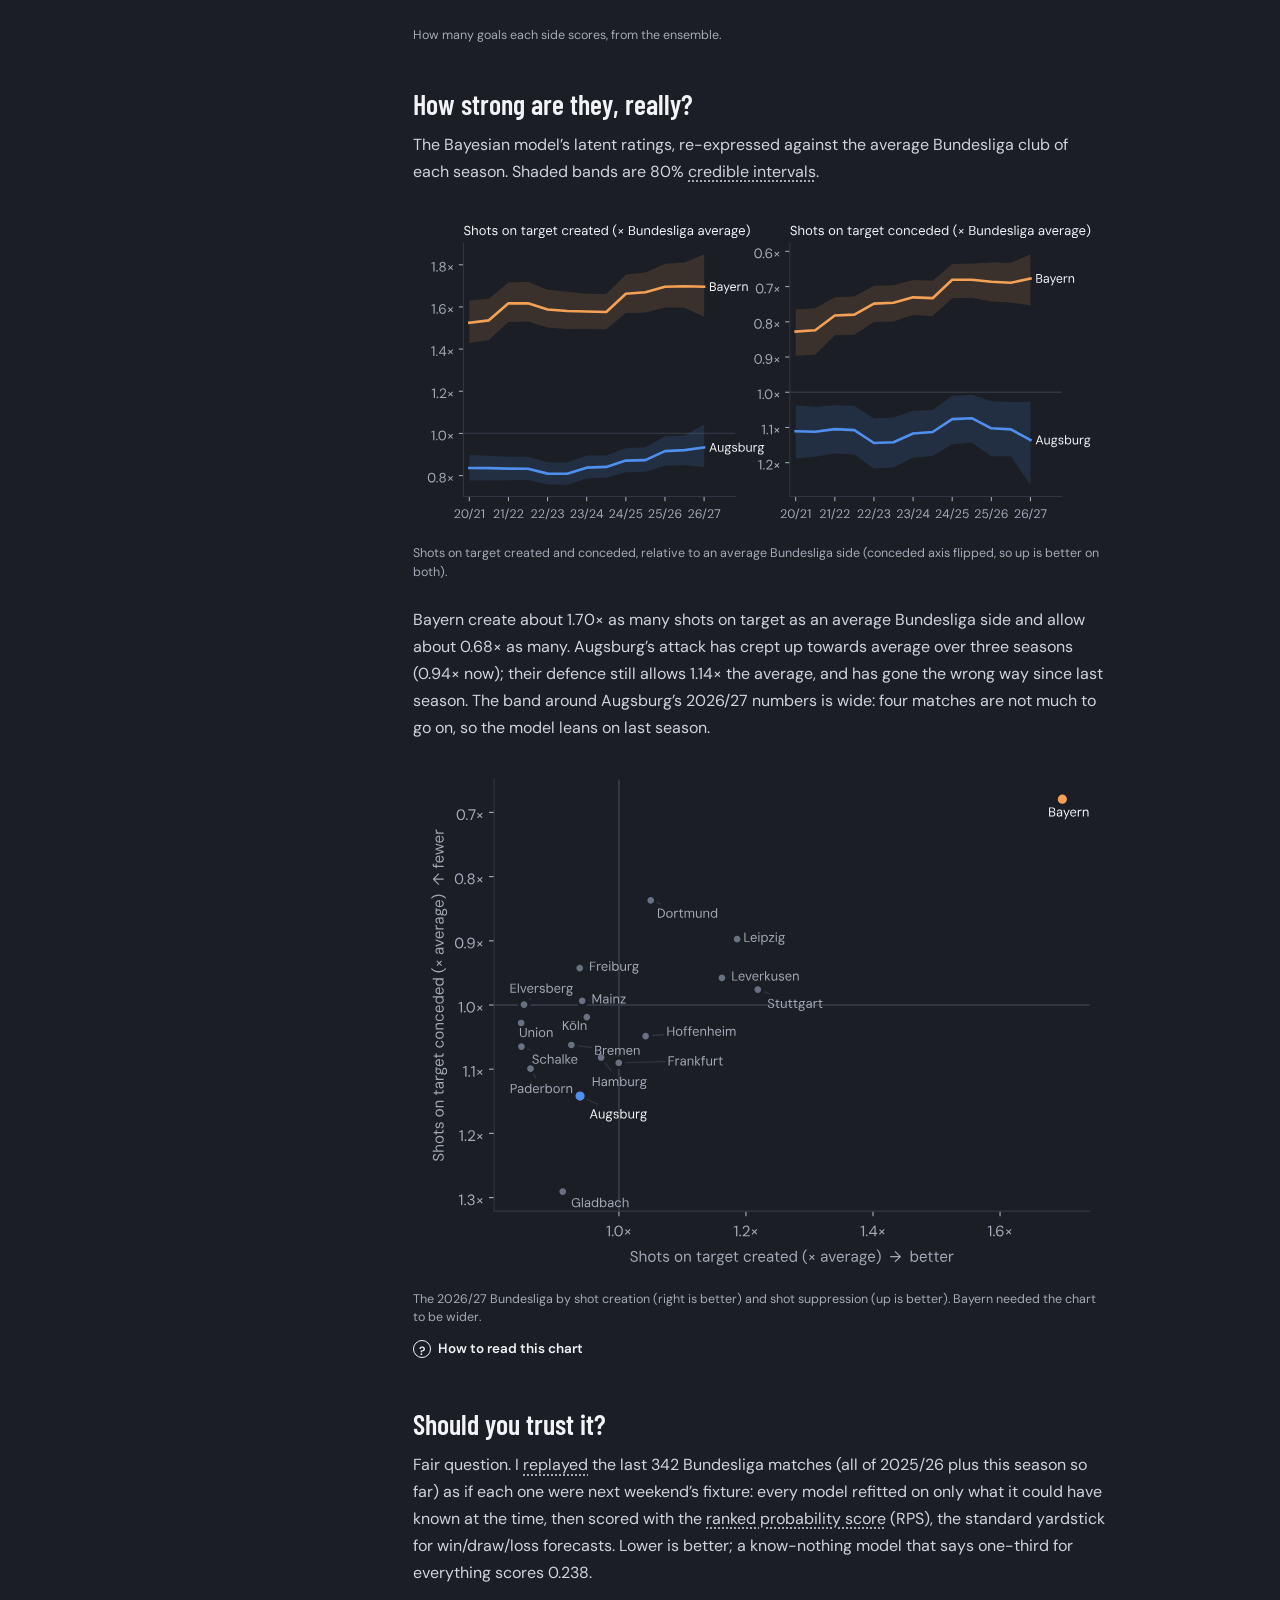
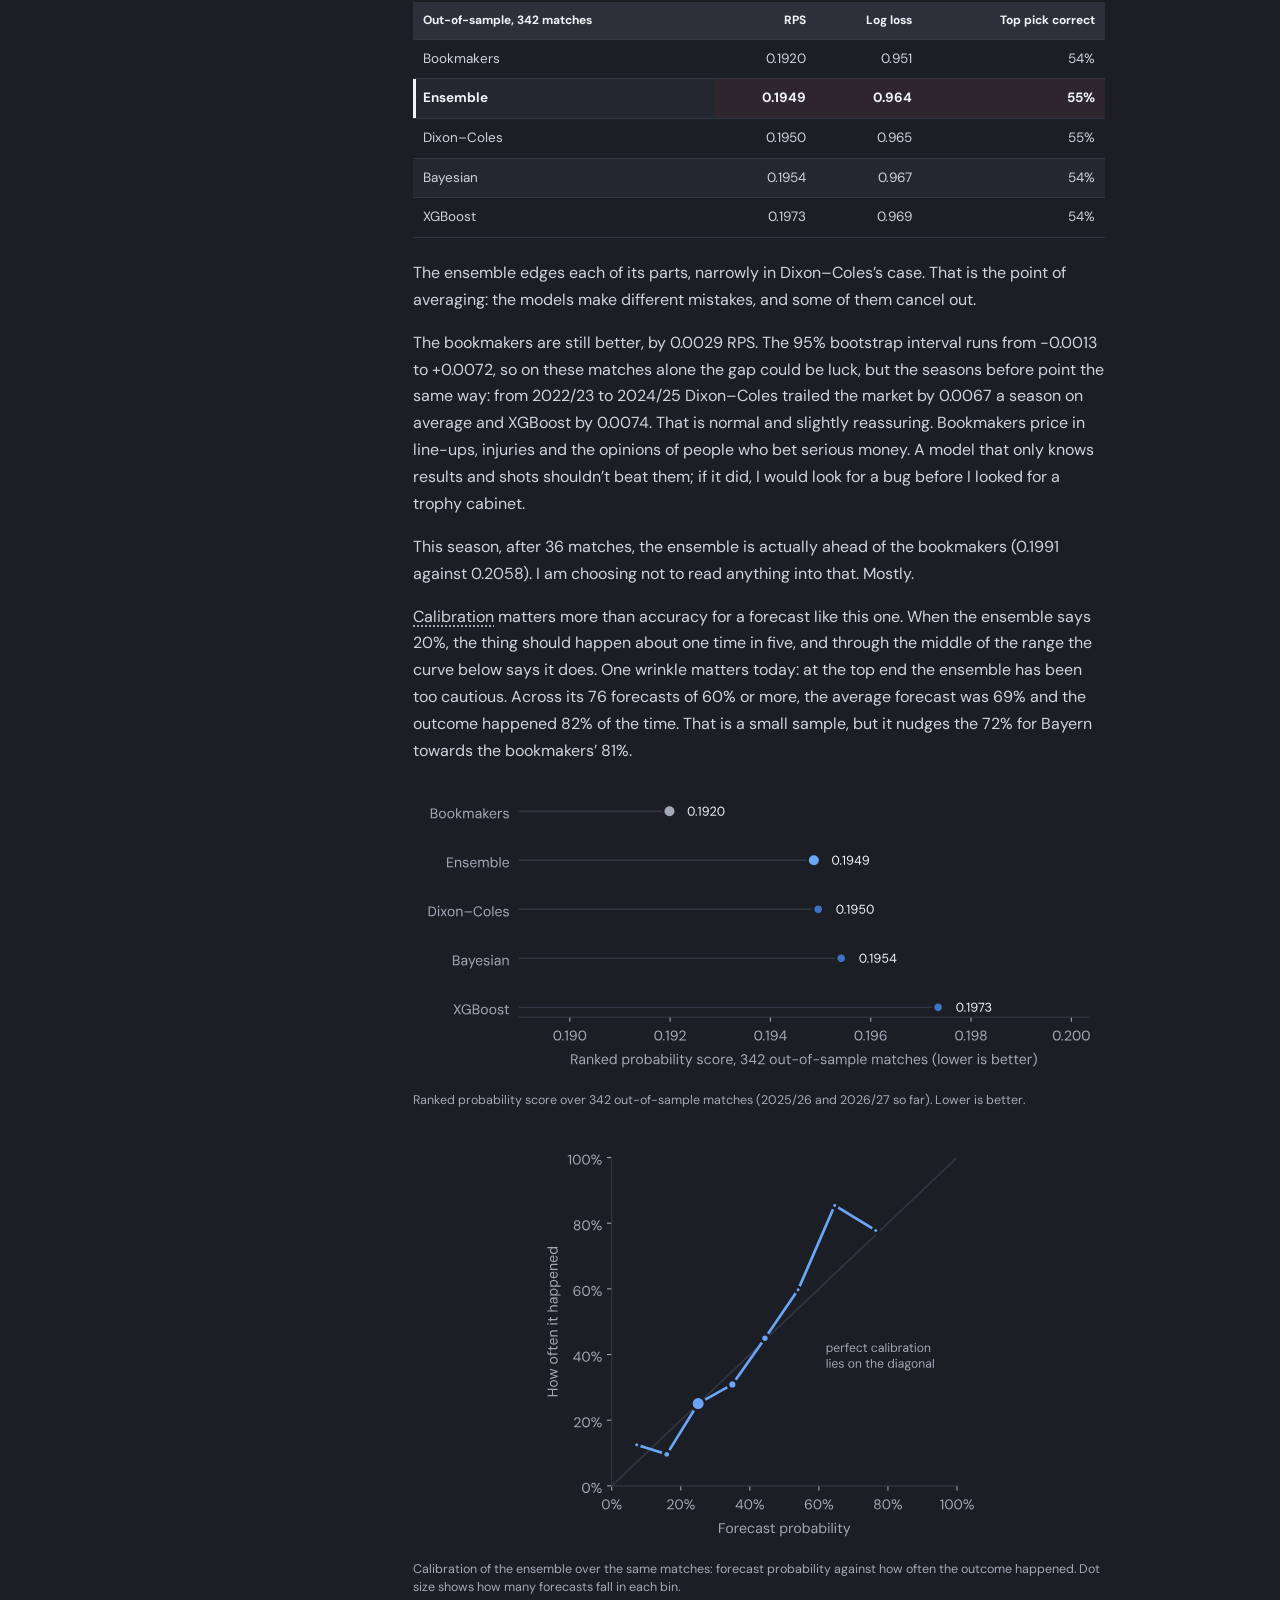
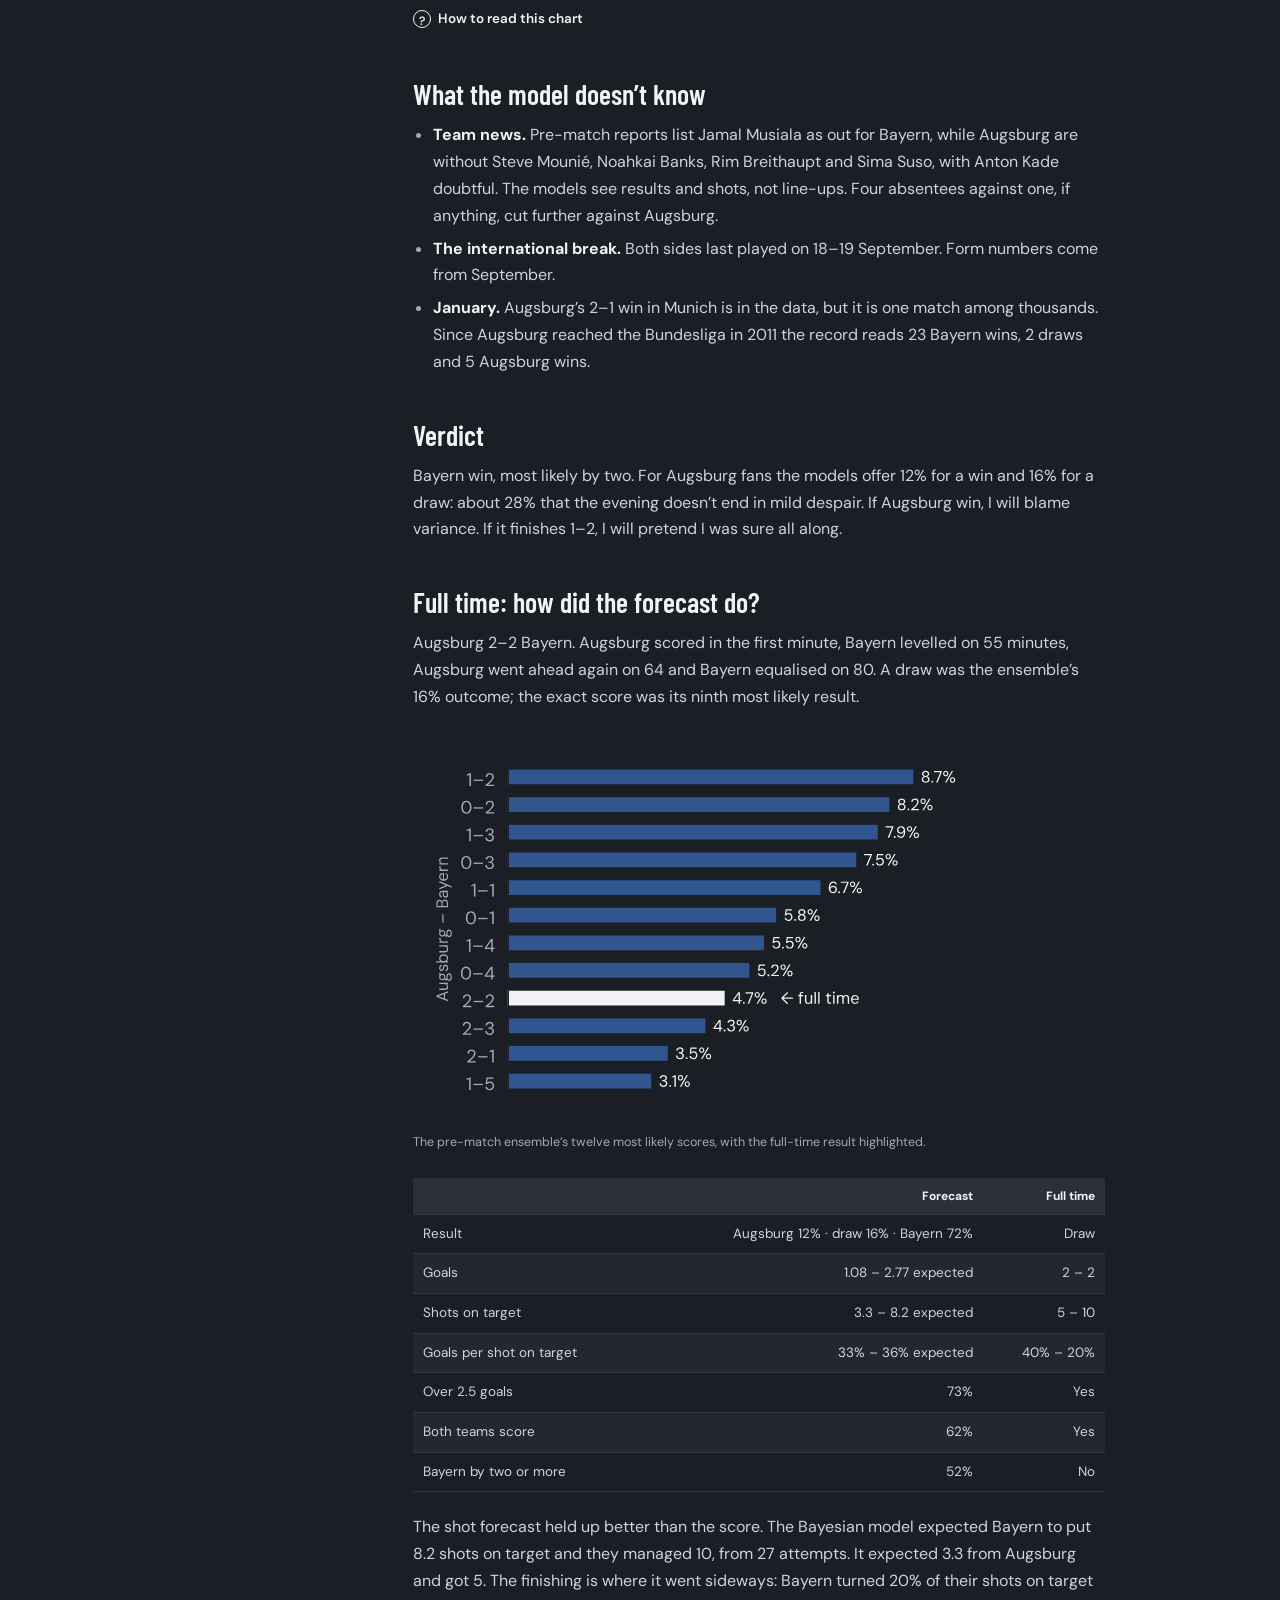
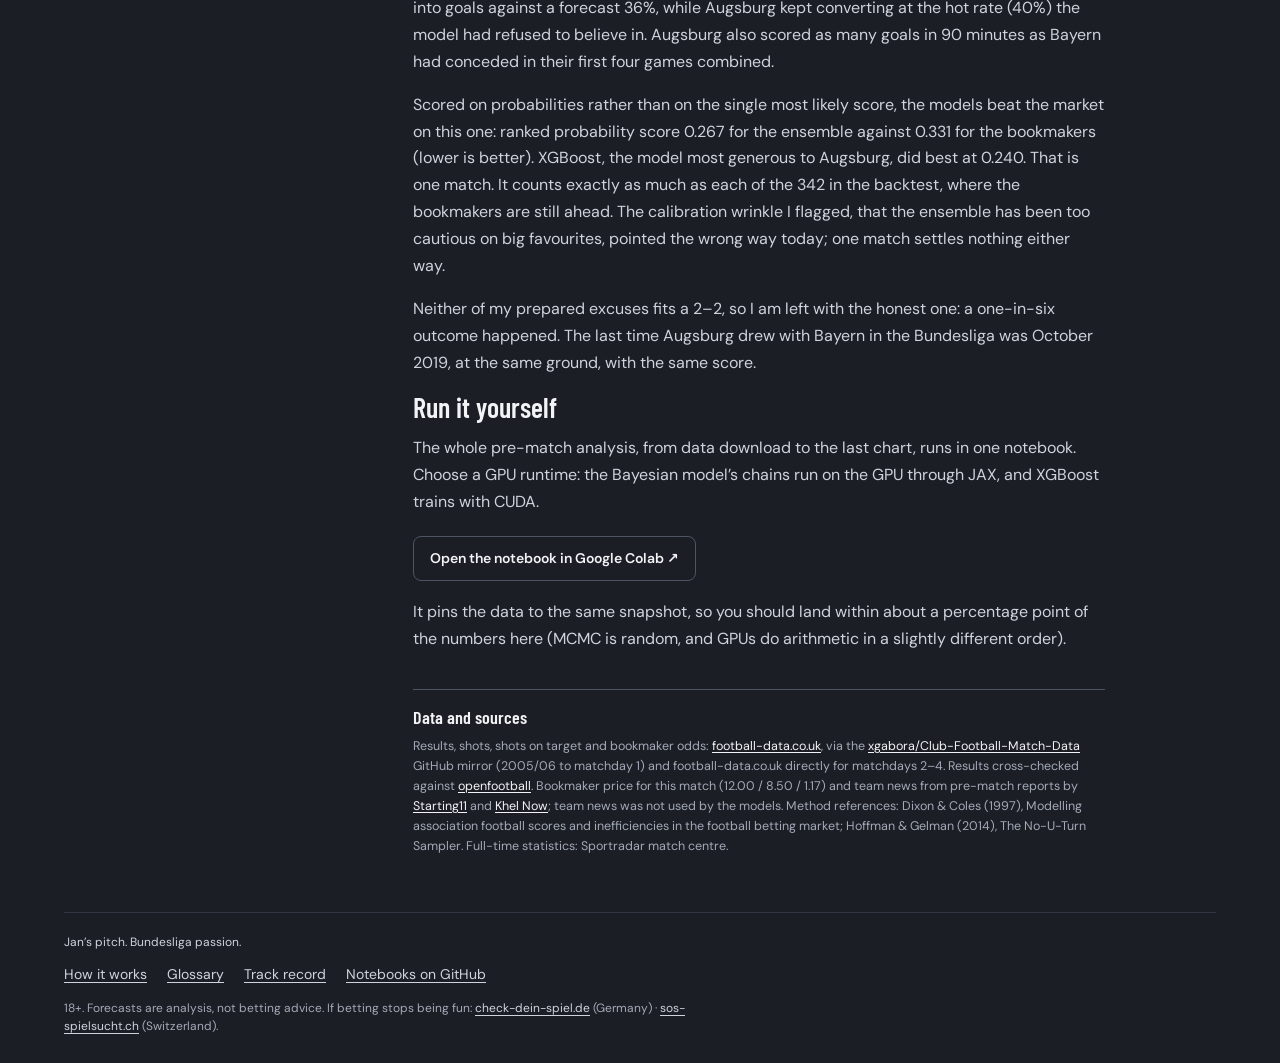
<file: analysis/2026-27-md5-augsburg-bayern/index.html>
<!doctype html>
<html lang="en">
  <head>
    <meta charset="utf-8">
    <meta name="viewport" content="width=device-width, initial-scale=1, viewport-fit=cover">
    <meta name="theme-color" content="#1b1e25">
    <meta name="description" content="Pre-match forecast for FC Augsburg vs FC Bayern, Bundesliga matchday 5 2026/27: Dixon-Coles, a Bayesian shots-to-goals model and XGBoost, backtested against the bookmakers." data-i18n-attrs="content:analysis.metaMd5">
    <title data-i18n="analysis.pageTitleMd5">Augsburg vs Bayern: the forecast — Jan’s Matchday</title>
    <link rel="canonical" href="https://jhvl88.github.io/matchday/analysis/2026-27-md5-augsburg-bayern/">
    <link rel="alternate" hreflang="en" href="https://jhvl88.github.io/matchday/analysis/2026-27-md5-augsburg-bayern/?lang=en">
    <link rel="alternate" hreflang="de" href="https://jhvl88.github.io/matchday/analysis/2026-27-md5-augsburg-bayern/?lang=de">
    <link rel="alternate" hreflang="x-default" href="https://jhvl88.github.io/matchday/analysis/2026-27-md5-augsburg-bayern/">
    <meta property="og:type" content="article">
    <meta property="og:site_name" content="Jan’s Matchday">
    <meta property="og:title" content="Augsburg vs Bayern: three models, one stubborn underdog">
    <meta property="og:description" content="Dixon–Coles, a Bayesian shots-to-goals model and XGBoost, backtested against the bookmakers, plus how the forecast fared at 2–2.">
    <meta property="og:url" content="https://jhvl88.github.io/matchday/analysis/2026-27-md5-augsburg-bayern/">
    <meta property="og:image" content="https://jhvl88.github.io/matchday/analysis/2026-27-md5-augsburg-bayern/share.jpg">
    <meta property="og:image:width" content="1200">
    <meta property="og:image:height" content="630">
    <meta property="og:image:alt" content="Matchday 5 · Forecast &amp; full-time review: FC Augsburg v FC Bayern München. Models: 12% home win, 16% draw, 72% away win.">
    <meta property="og:locale" content="en_GB">
    <meta property="og:locale:alternate" content="de_DE">
    <meta name="twitter:card" content="summary_large_image">
    <meta name="twitter:title" content="Augsburg vs Bayern: three models, one stubborn underdog">
    <meta name="twitter:description" content="Dixon–Coles, a Bayesian shots-to-goals model and XGBoost, backtested against the bookmakers, plus how the forecast fared at 2–2.">
    <meta name="twitter:image" content="https://jhvl88.github.io/matchday/analysis/2026-27-md5-augsburg-bayern/share.jpg">
    <link rel="apple-touch-icon" href="../../assets/apple-touch-icon.png">
    <link rel="manifest" href="../../manifest.webmanifest">
    <link rel="preload" href="../../assets/fonts/dm-sans-latin-400-normal.woff2" as="font" type="font/woff2" crossorigin>
    <link rel="preload" href="../../assets/fonts/barlow-condensed-latin-700-normal.woff2" as="font" type="font/woff2" crossorigin>
    <link rel="stylesheet" href="../../styles.css?v=12">
    <link rel="stylesheet" href="../analysis.css?v=5">
    <script src="../../i18n.js?v=17" defer></script>
    <script src="../../glossary.js?v=17" defer></script>
    <script src="../../explain.js?v=10" defer></script>
  </head>
  <body class="article">
    <a class="skip-link" href="#article" data-i18n="nav.skipArticle">Skip to the article</a>
    <header class="topbar">
      <div class="app-shell topbar-inner">
        <a class="brand" href="../../" aria-label="Jan’s Matchday home" data-i18n-attrs="aria-label:brand.home">
          <span class="brand-mark" aria-hidden="true">J</span>
          <span class="brand-name">Jan’s Matchday</span>
        </a>
        <nav class="top-nav" aria-label="Sections" data-i18n-attrs="aria-label:nav.label">
          <a href="../../#matchday" data-i18n="nav.matchday">Matchday</a>
          <a href="../../#table" data-i18n="nav.table">Table</a>
          <a href="../../season/" data-i18n="nav.season">Season</a>
          <a href="../../#analysis" aria-current="page" data-i18n="nav.dives">Deep dives</a>
          <a href="../../record/" data-i18n="nav.record">Track record</a>
          <a href="../../learn/" data-i18n="nav.learn">Learn</a>
        </nav>
        <div class="segmented lang-switch" role="group" aria-label="Language" data-i18n-attrs="aria-label:lang.label">
          <button type="button" data-lang="en" lang="en" title="English" aria-pressed="true">EN</button>
          <button type="button" data-lang="de" lang="de" title="Deutsch" aria-pressed="false">DE</button>
        </div>
      </div>
    </header>

    <div class="app-shell">
      <main>
        <a class="back-link" href="../../#analysis" data-i18n="analysis.back">← All deep dives</a>
        <!-- One copy of the article per language; i18n.js shows the one that matches the switch. -->
        <div id="article">
        <article class="post" lang="en" data-lang-only="en">
          <header class="post-hero">
            <p class="eyebrow">Matchday 5 · Forecast and full-time review</p>
            <h1>Augsburg vs Bayern: three models, one stubborn underdog<span>.</span></h1>
            <p class="post-dek">Augsburg won in Munich in January. The bookmakers have since recovered their composure and price Bayern at 1.17. I built three models to find out who is closer to the truth.</p>
            <p class="post-meta">
              <span>Saturday 10 October 2026</span>
              <span>Kick-off 15:30 · WWK Arena</span>
              <span>Forecast frozen at 15:28, using results up to matchday 4</span>
              <span>Updated at full time (17:50 CEST)</span>
            </p>
          </header>

          <div class="post-layout">
            <nav class="post-toc" aria-label="On this page"><p class="post-toc-title">On this page</p><ol class="post-toc-list"></ol></nav>
            <div class="post-body">
              <div class="depth-switch" role="group" aria-label="Reading depth">
                <button type="button" class="depth-button" data-depth="quick" aria-pressed="false"><span class="depth-name">Quick take</span><span class="depth-time">4 min</span></button>
                <button type="button" class="depth-button" data-depth="full" aria-pressed="true"><span class="depth-name">Full analysis</span><span class="depth-time">11 min</span></button>
                <button type="button" class="depth-button" data-depth="nerd" aria-pressed="false"><span class="depth-name">Nerd mode</span><span class="depth-time">11 min</span></button>
              </div>
            <aside class="update-box"><p class="update-label">Full time · updated 17:50 CEST</p><p><strong>Augsburg 2–2 Bayern.</strong> The ensemble had a draw at 16% (bookmakers 11%) and the exact score at 4.7%. Augsburg scored after one minute and again after 64; Bayern equalised both times, after 55 and 80 minutes. <a href="#full-time">How the forecast did</a>. The pre-match analysis below is unchanged.</p></aside>
            <h2 id="the-short-version">The short version</h2>
            <div class="verdict" role="list">
              <div class="verdict-tile tile-home" role="listitem"><span class="label">Augsburg win</span><span class="value">12%</span><span class="sub">bookies: 8%</span></div>
              <div class="verdict-tile tile-draw" role="listitem"><span class="label">Draw</span><span class="value">16%</span><span class="sub">bookies: 11%</span></div>
              <div class="verdict-tile tile-away" role="listitem"><span class="label">Bayern win</span><span class="value">72%</span><span class="sub">bookies: 81%</span></div>
            </div>
            <p class="verdict-strip">
              <span><button type="button" class="term" data-term="expected-goals">Expected goals</button> <b>1.08 – 2.77</b></span>
              <span>Most likely score <b>1–2</b> (8.7%)</span>
              <span><button type="button" class="term" data-term="over-25">Over 2.5 goals</button> <b>73%</b></span>
              <span><button type="button" class="term" data-term="btts">Both teams score</button> <b>62%</b></span>
            </p>
            <p>Bayern should win. The <button type="button" class="term" data-term="ensemble">ensemble</button> gives them 72%, the <button type="button" class="term" data-term="market-probability">bookmakers</button> 81%. Augsburg get 12% from the models and 8% from the market. 12% is roughly the chance of flipping a coin three times and getting three heads. Unlikely, not absurd: Augsburg pulled off something rarer in January, when they won in Munich as 17.00 outsiders.</p>
            <p>The single most likely score is <strong>1–2</strong>, but don’t get attached to it: it turns up in fewer than one simulated match in eleven. The more useful summary is the shape: Bayern scoring two or three, Augsburg scoring once or not at all.</p>
            <aside class="quick-take" data-show="quick">
              <p class="quick-take-title">The three things that matter</p>
              <ol class="quick-take-list">
                <li><strong>One line explains most of it.</strong> Bayern have allowed eight shots on target in four games. Augsburg’s goalkeeper has faced 29.</li>
                <li><strong>Augsburg’s finishing is running hot.</strong> 38% of their shots on target have gone in, against a league average of 34%. Models enjoy that kind of streak but don’t bank on it.</li>
                <li><strong>The models are kinder than the market.</strong> All three give Augsburg more than the bookmakers’ 8%. Part of that is caution by design, part is team news the models never see: Augsburg are missing four players, Bayern one.</li>
              </ol>
              <button type="button" class="quick-take-more" data-set-depth="full" data-scroll-to="form-after-four-matchdays">Read the full analysis →</button>
            </aside>

            <div data-show="full">
            <h2 id="form-after-four-matchdays">Form, after four matchdays</h2>
            <div class="table-scroll">
              <table class="post-table">
                <thead><tr><th>2026/27, matchdays 1–4</th><th>Augsburg</th><th>Bayern</th></tr></thead>
                <tbody>
                  <tr><td>Points</td><td>7</td><td>10</td></tr>
                  <tr><td>Goals for – against</td><td>11 – 6</td><td>14 – 2</td></tr>
                  <tr><td>Shots for – against</td><td>56 – 83</td><td>87 – 23</td></tr>
                  <tr><td>Shots on target for – against</td><td>29 – 29</td><td>35 – 8</td></tr>
                  <tr><td>Goals per shot on target</td><td>38%</td><td>40%</td></tr>
                </tbody>
              </table>
            </div>
            <p>Bayern have allowed eight shots on target in four games. Augsburg’s goalkeeper has faced 29. That one line explains most of this forecast.</p>
            <p>Augsburg’s attack has been genuinely good: 11 goals, at least two in every game, and wins of 3–0 against Schalke and 4–1 in Frankfurt. But they have been out-shot 83 to 56 and are converting 38% of their shots on target, against a Bundesliga average of 34%. Models treat hot finishing like a heatwave: enjoy it, don’t plan the summer around it.</p>

            <h2 id="three-models-and-an-average">Three models and an average</h2>
            <h3>1. Dixon–Coles</h3>
            <p>The <button type="button" class="term" data-term="dixon-coles">grandfather</button> of football models (Dixon and Coles, 1997). Every club gets an attack and a defence rating, each team’s goals are a Poisson draw, and a small correction stops the model underrating 0–0 and 1–1. Recent matches count more: a result from a year ago counts half as much as last weekend’s. That half-life was tuned on the 2022/23 season, not on the matches it is judged on.</p>
            <h3>2. A Bayesian shots-to-goals model</h3>
            <p>This one <button type="button" class="term" data-term="bayesian-model">thinks in two steps</button>. First: how many shots on target will each side create? Second: how many of those go in? Splitting it matters because shots on target are much less noisy than goals. A team can be unlucky in front of goal for a month; it rarely gets out-shot by accident for a month.</p>
            <p class="depth-peek" data-show="full-only"><button type="button" data-set-depth="nerd">Nerd mode: show how the model is fitted, with code</button></p>
            <div data-show="nerd">
            <p>Team strengths drift over time, with bigger jumps allowed over the summer when squads change. The model covers the 1. and 2. Bundesliga together, so promoted clubs arrive with a track record instead of a guess. Red cards and the empty-stadium season are accounted for when fitting, so a 10-man defeat doesn’t poison a team’s rating. It is fitted with NUTS, a Markov chain Monte Carlo sampler, giving 1,600 draws from the posterior, so every number comes with its own uncertainty. Here is the core:</p>
<pre><code><span class="c"># chance creation: shots on target ~ negative binomial</span>
lam_h = exp(alpha + home_adv + att[h, t] - dfn[a, t] + red_eff * (red_a - red_h))
lam_a = exp(alpha +            att[a, t] - dfn[h, t] + red_eff * (red_h - red_a))
<span class="c"># finishing: goals | shots on target ~ binomial</span>
p_h = sigmoid(beta + gamma_home + fin[h, s] - keep[a, s])
p_a = sigmoid(beta +              fin[a, s] - keep[h, s])

numpyro.sample("hst", dist.NegativeBinomial2(lam_h, phi), obs=sot_home)
numpyro.sample("hg", dist.Binomial(sot_home, probs=p_h), obs=goals_home)
<span class="c"># ...same for the away side. att and dfn move by half-season t,</span>
<span class="c"># fin and keep by season s: all four are random walks.</span></code></pre>
            <p>A nice property: thinning a negative binomial with a binomial gives another negative binomial, so the forecast score grid is exact rather than simulated.</p>
            </div>
            <p>For this match the Bayesian model expects Augsburg to manage 3.3 shots on target and Bayern 8.2, with 33% and 36% of them going in.</p>
            <h3>3. XGBoost</h3>
            <p><button type="button" class="term" data-term="xgboost">Gradient-boosted trees</button> on 30 pre-match features: a home-made <button type="button" class="term" data-term="elo">Elo rating</button>, exponentially weighted form in goals, shots and shots on target (for and against), points from the last five, rest days and a promoted-club flag. Two boosters predict each side’s goals. Every feature uses only matches played before kick-off, and each season is predicted by a model trained only on earlier seasons.</p>
            <figure class="post-figure">
              <img src="figs/fig8_xgb_drivers.svg" width="709" height="594" alt="Bar charts of the features that move XGBoost's expected goals: the Elo gap lowers Augsburg's expectation and raises Bayern's the most." loading="lazy">
              <figcaption>What drives the XGBoost forecast (<button type="button" class="term" data-term="shap">SHAP contributions</button>, shown as multipliers on expected goals). The Elo gap does most of the work; Augsburg’s recent scoring pushes their number up a little.</figcaption>
            <details class="howto"><summary>How to read this chart</summary><p>Coloured bars to the right pushed that side’s expected goals up; grey bars to the left pulled them down. ×1.10 means 10% more goals than the model would otherwise expect.</p></details></figure>
            <h3>The ensemble</h3>
            <p>The final forecast is the plain average of the three score grids. I fixed equal weights before looking at any results. That is less clever than optimising the weights, and much harder to fool yourself with.</p>
            <figure class="post-figure">
              <img src="figs/fig1_forecast.svg" width="730" height="290" alt="Stacked bars of win, draw and loss probabilities for each model, the ensemble and the bookmakers. All give Bayern between 68% and 81%." loading="lazy">
              <figcaption>Win/draw/win probabilities. Bookmaker odds 12.00 / 8.50 / 1.17 with the <button type="button" class="term" data-term="margin">5.6% margin</button> removed. XGBoost is the most generous to Augsburg; the market is the least.</figcaption>
            <details class="howto"><summary>How to read this chart</summary><p>Each row is one forecaster and adds up to 100%: blue for an Augsburg win, grey for the draw, orange for Bayern. Compare the Ensemble row, my published forecast, with the Bookmakers row.</p></details></figure>
            <p>All three models are more generous to Augsburg than the market. Part of that is information the models simply don’t have (more on that below); part is that pure results models are cautious by design. They have seen enough heavy favourites stumble to keep some probability in reserve.</p>

            <h2 id="the-scoreline">The scoreline</h2>
            <figure class="post-figure">
              <img src="figs/fig2_scorelines.svg" width="587" height="372" alt="Heatmap of scoreline probabilities. The most likely outcomes are 1-2 at 8.7%, then 0-2, 1-3 and 0-3." loading="lazy">
              <figcaption>Ensemble probability of each exact score (Augsburg goals on the vertical axis; scores not shown are each below 1%). The outlined cell is the most likely score.</figcaption>
            <details class="howto"><summary>How to read this chart</summary><p>Augsburg’s goals run up the side, Bayern’s along the bottom, and lighter cells are likelier. The diagonal (0–0, 1–1, 2–2 …) holds the draws; above it Augsburg win, below it Bayern win.</p></details></figure>
            <p>Bayern win by two or more in 52% of outcomes. Augsburg score at least once in 66%. Augsburg keeping a clean sheet: 7%. Over 2.5 goals: 73%, which suits the fixture. The 15 Bundesliga meetings in Augsburg have averaged 3.4 goals.</p>
            <figure class="post-figure">
              <img src="figs/fig3_goals.svg" width="639" height="288" alt="Bar charts of goals per team. Augsburg most likely score 0 or 1; Bayern most likely score 2 or 3." loading="lazy">
              <figcaption>How many goals each side scores, from the ensemble.</figcaption>
            </figure>

            <h2 id="how-strong-are-they-really">How strong are they, really?</h2>
            <p>The Bayesian model’s latent ratings, re-expressed against the average Bundesliga club of each season. Shaded bands are 80% <button type="button" class="term" data-term="credible-interval">credible intervals</button>.</p>
            <figure class="post-figure">
              <img src="figs/fig4_strength.svg" width="706" height="335" alt="Line charts since 2020/21: Bayern create about 1.7 times the average shots on target and concede about 0.68 times; Augsburg are below average on both, with their attack improving." loading="lazy">
              <figcaption>Shots on target created and conceded, relative to an average Bundesliga side (conceded axis flipped, so up is better on both).</figcaption>
            </figure>
            <p>Bayern create about 1.70× as many shots on target as an average Bundesliga side and allow about 0.68× as many. Augsburg’s attack has crept up towards average over three seasons (0.94× now); their defence still allows 1.14× the average, and has gone the wrong way since last season. The band around Augsburg’s 2026/27 numbers is wide: four matches are not much to go on, so the model leans on last season.</p>
            <figure class="post-figure">
              <img src="figs/fig5_league_map.svg" width="640" height="479" alt="Scatter of all 18 Bundesliga clubs by shots on target created and conceded. Bayern sit far out in the top right; Augsburg are below average on both axes." loading="lazy">
              <figcaption>The 2026/27 Bundesliga by shot creation (right is better) and shot suppression (up is better). Bayern needed the chart to be wider.</figcaption>
            <details class="howto"><summary>How to read this chart</summary><p>Each dot is a club. Further right means more shots on target created than an average side, higher up means fewer conceded. Top right is where you want to live.</p></details></figure>

            <h2 id="should-you-trust-it">Should you trust it?</h2>
            <p>Fair question. I <button type="button" class="term" data-term="backtest">replayed</button> the last 342 Bundesliga matches (all of 2025/26 plus this season so far) as if each one were next weekend’s fixture: every model refitted on only what it could have known at the time, then scored with the <button type="button" class="term" data-term="rps">ranked probability score</button> (RPS), the standard yardstick for win/draw/loss forecasts. Lower is better; a know-nothing model that says one-third for everything scores 0.238.</p>
            <div class="table-scroll"><table class="post-table wide"><thead><tr><th>Out-of-sample, 342 matches</th><th>RPS</th><th>Log loss</th><th>Top pick correct</th></tr></thead><tbody><tr><td>Bookmakers</td><td>0.1920</td><td>0.951</td><td>54%</td></tr><tr class="is-key"><td>Ensemble</td><td>0.1949</td><td>0.964</td><td>55%</td></tr><tr><td>Dixon–Coles</td><td>0.1950</td><td>0.965</td><td>55%</td></tr><tr><td>Bayesian</td><td>0.1954</td><td>0.967</td><td>54%</td></tr><tr><td>XGBoost</td><td>0.1973</td><td>0.969</td><td>54%</td></tr></tbody></table></div>
            <p>The ensemble edges each of its parts, narrowly in Dixon–Coles’s case. That is the point of averaging: the models make different mistakes, and some of them cancel out.</p>
            <p>The bookmakers are still better, by 0.0029 RPS. The 95% bootstrap interval runs from −0.0013 to +0.0072, so on these matches alone the gap could be luck, but the seasons before point the same way: from 2022/23 to 2024/25 Dixon–Coles trailed the market by 0.0067 a season on average and XGBoost by 0.0074. That is normal and slightly reassuring. Bookmakers price in line-ups, injuries and the opinions of people who bet serious money. A model that only knows results and shots shouldn’t beat them; if it did, I would look for a bug before I looked for a trophy cabinet.</p>
            <p>This season, after 36 matches, the ensemble is actually ahead of the bookmakers (0.1991 against 0.2058). I am choosing not to read anything into that. Mostly.</p>
            <p><button type="button" class="term" data-term="calibration">Calibration</button> matters more than accuracy for a forecast like this one. When the ensemble says 20%, the thing should happen about one time in five, and through the middle of the range the curve below says it does. One wrinkle matters today: at the top end the ensemble has been too cautious. Across its 76 forecasts of 60% or more, the average forecast was 69% and the outcome happened 82% of the time. That is a small sample, but it nudges the 72% for Bayern towards the bookmakers’ 81%.</p>
            <figure class="post-figure">
              <img src="figs/fig6_backtest.svg" width="687" height="294" alt="Bar chart of ranked probability scores: bookmakers lowest, then the ensemble, then the individual models." loading="lazy">
              <figcaption>Ranked probability score over 342 out-of-sample matches (2025/26 and 2026/27 so far). Lower is better.</figcaption>
            </figure>
            <figure class="post-figure narrow">
              <img src="figs/fig7_calibration.svg" width="456" height="412" alt="Calibration curve close to the diagonal." loading="lazy">
              <figcaption>Calibration of the ensemble over the same matches: forecast probability against how often the outcome happened. Dot size shows how many forecasts fall in each bin.</figcaption>
            <details class="howto"><summary>How to read this chart</summary><p>Each dot groups forecasts with similar probabilities. On the diagonal, forecasts meant what they said. Above it, things happened more often than forecast, so the models were too timid.</p></details></figure>

            <h2 id="what-the-model-doesnt-know">What the model doesn’t know</h2>
            <ul>
              <li><strong>Team news.</strong> Pre-match reports list Jamal Musiala as out for Bayern, while Augsburg are without Steve Mounié, Noahkai Banks, Rim Breithaupt and Sima Suso, with Anton Kade doubtful. The models see results and shots, not line-ups. Four absentees against one, if anything, cut further against Augsburg.</li>
              <li><strong>The international break.</strong> Both sides last played on 18–19 September. Form numbers come from September.</li>
              <li><strong>January.</strong> Augsburg’s 2–1 win in Munich is in the data, but it is one match among thousands. Since Augsburg reached the Bundesliga in 2011 the record reads 23 Bayern wins, 2 draws and 5 Augsburg wins.</li>
            </ul>
            </div>

            <h2 id="verdict">Verdict</h2>
            <p>Bayern win, most likely by two. For Augsburg fans the models offer 12% for a win and 16% for a draw: about 28% that the evening doesn’t end in mild despair. If Augsburg win, I will blame variance. If it finishes 1–2, I will pretend I was sure all along.</p>

            <h2 id="full-time">Full time: how did the forecast do?</h2>
            <p>Augsburg 2–2 Bayern. Augsburg scored in the first minute, Bayern levelled on 55 minutes, Augsburg went ahead again on 64 and Bayern equalised on 80. A draw was the ensemble’s 16% outcome; the exact score was its ninth most likely result.</p>
            <figure class="post-figure"><img src="figs/fig9_fulltime.svg" width="533" height="302" alt="The twelve most likely scores in the pre-match forecast. 2-2 is ninth at 4.7%." loading="lazy"><figcaption>The pre-match ensemble’s twelve most likely scores, with the full-time result highlighted.</figcaption></figure>
            <div class="table-scroll"><table class="post-table"><thead><tr><th></th><th>Forecast</th><th>Full time</th></tr></thead><tbody><tr><td>Result</td><td>Augsburg 12% · draw 16% · Bayern 72%</td><td>Draw</td></tr><tr><td>Goals</td><td>1.08 – 2.77 expected</td><td>2 – 2</td></tr><tr><td>Shots on target</td><td>3.3 – 8.2 expected</td><td>5 – 10</td></tr><tr><td>Goals per shot on target</td><td>33% – 36% expected</td><td>40% – 20%</td></tr><tr><td>Over 2.5 goals</td><td>73%</td><td>Yes</td></tr><tr><td>Both teams score</td><td>62%</td><td>Yes</td></tr><tr><td>Bayern by two or more</td><td>52%</td><td>No</td></tr></tbody></table></div>
            <p>The shot forecast held up better than the score. The Bayesian model expected Bayern to put 8.2 shots on target and they managed 10, from 27 attempts. It expected 3.3 from Augsburg and got 5. The finishing is where it went sideways: Bayern turned 20% of their shots on target into goals against a forecast 36%, while Augsburg kept converting at the hot rate (40%) the model had refused to believe in. Augsburg also scored as many goals in 90 minutes as Bayern had conceded in their first four games combined.</p>
            <p>Scored on probabilities rather than on the single most likely score, the models beat the market on this one: ranked probability score 0.267 for the ensemble against 0.331 for the bookmakers (lower is better). XGBoost, the model most generous to Augsburg, did best at 0.240. That is one match. It counts exactly as much as each of the 342 in the backtest, where the bookmakers are still ahead. The calibration wrinkle I flagged, that the ensemble has been too cautious on big favourites, pointed the wrong way today; one match settles nothing either way.</p>
            <p>Neither of my prepared excuses fits a 2–2, so I am left with the honest one: a one-in-six outcome happened. The last time Augsburg drew with Bayern in the Bundesliga was October 2019, at the same ground, with the same score.</p>
            <div data-show="full">
            <h2 id="run-it-yourself">Run it yourself</h2>
            <p>The whole pre-match analysis, from data download to the last chart, runs in one notebook. Choose a GPU runtime: the Bayesian model’s chains run on the GPU through JAX, and XGBoost trains with CUDA.</p>
            <a class="colab-link" href="https://colab.research.google.com/github/JHvL88/matchday/blob/main/analysis/2026-27-md5-augsburg-bayern/augsburg_bayern_md5.ipynb" target="_blank" rel="noreferrer">Open the notebook in Google Colab ↗</a>
            <p>It pins the data to the same snapshot, so you should land within about a percentage point of the numbers here (MCMC is random, and GPUs do arithmetic in a slightly different order).</p>
            </div>

            <section class="post-sources">
              <h2 id="data-and-sources">Data and sources</h2>
              <p>Results, shots, shots on target and bookmaker odds: <a href="https://www.football-data.co.uk/" target="_blank" rel="noreferrer">football-data.co.uk</a>, via the <a href="https://github.com/xgabora/Club-Football-Match-Data-2000-2025" target="_blank" rel="noreferrer">xgabora/Club-Football-Match-Data</a> GitHub mirror (2005/06 to matchday 1) and football-data.co.uk directly for matchdays 2–4. Results cross-checked against <a href="https://github.com/openfootball/deutschland" target="_blank" rel="noreferrer">openfootball</a>. Bookmaker price for this match (12.00 / 8.50 / 1.17) and team news from pre-match reports by <a href="https://starting11.com/fixtures/fc-augsburg-vs-bayern-munich" target="_blank" rel="noreferrer">Starting11</a> and <a href="https://khelnow.com/football/fc-augsburg-vs-bayern-munich-preview-bundesliga-202610" target="_blank" rel="noreferrer">Khel Now</a>; team news was not used by the models. Method references: Dixon &amp; Coles (1997), <em>Modelling association football scores and inefficiencies in the football betting market</em>; Hoffman &amp; Gelman (2014), <em>The No-U-Turn Sampler</em>. Full-time statistics: Sportradar match centre.</p>
            </section>
            </div>
          </div>
        </article>

        <article class="post" lang="de" data-lang-only="de" hidden>
          <header class="post-hero">
            <p class="eyebrow">Spieltag 5 · Prognose und Rückblick</p>
            <h1>Augsburg gegen Bayern: drei Modelle, ein hartnäckiger Außenseiter<span>.</span></h1>
            <p class="post-dek">Im Januar hat Augsburg in München gewonnen. Die Buchmacher haben ihre Fassung inzwischen wiedergefunden und bieten Bayern zu einer Quote von 1,17 an. Ich habe drei Modelle gebaut, um herauszufinden, wer näher an der Wahrheit liegt.</p>
            <p class="post-meta">
              <span>Samstag, 10. Oktober 2026</span>
              <span>Anstoß 15:30 Uhr · WWK Arena</span>
              <span>Prognose eingefroren um 15:28 Uhr, mit Ergebnissen bis Spieltag 4</span>
              <span>Nach Abpfiff aktualisiert (17:50 Uhr MESZ)</span>
            </p>
          </header>

          <div class="post-layout">
            <nav class="post-toc" aria-label="Auf dieser Seite"><p class="post-toc-title">Auf dieser Seite</p><ol class="post-toc-list"></ol></nav>
            <div class="post-body">
              <div class="depth-switch" role="group" aria-label="Lesetiefe">
                <button type="button" class="depth-button" data-depth="quick" aria-pressed="false"><span class="depth-name">Kurzfassung</span><span class="depth-time">4 Min.</span></button>
                <button type="button" class="depth-button" data-depth="full" aria-pressed="true"><span class="depth-name">Ganze Analyse</span><span class="depth-time">11 Min.</span></button>
                <button type="button" class="depth-button" data-depth="nerd" aria-pressed="false"><span class="depth-name">Für Nerds</span><span class="depth-time">11 Min.</span></button>
              </div>
            <aside class="update-box"><p class="update-label">Abpfiff · aktualisiert 17:50 Uhr MESZ</p><p><strong>Augsburg 2:2 Bayern.</strong> Das Ensemble hatte ein Remis bei 16 % (Buchmacher 11 %) und genau dieses Ergebnis bei 4,7 %. Augsburg traf nach einer Minute und erneut nach 64; Bayern glich beide Male aus, nach 55 und nach 80 Minuten. <a href="#full-time-de">Wie sich die Prognose geschlagen hat</a>. Die Vorschau darunter ist unverändert.</p></aside>
            <h2 id="kurz-und-knapp">Kurz und knapp</h2>
            <div class="verdict" role="list">
              <div class="verdict-tile tile-home" role="listitem"><span class="label">Sieg Augsburg</span><span class="value">12 %</span><span class="sub">Markt: 8 %</span></div>
              <div class="verdict-tile tile-draw" role="listitem"><span class="label">Remis</span><span class="value">16 %</span><span class="sub">Markt: 11 %</span></div>
              <div class="verdict-tile tile-away" role="listitem"><span class="label">Sieg Bayern</span><span class="value">72 %</span><span class="sub">Markt: 81 %</span></div>
            </div>
            <p class="verdict-strip">
              <span><button type="button" class="term" data-term="expected-goals">Erwartete Tore</button> <b>1,08 – 2,77</b></span>
              <span>Wahrscheinlichstes Ergebnis <b>1:2</b> (8,7 %)</span>
              <span><button type="button" class="term" data-term="over-25">Über 2,5 Tore</button> <b>73 %</b></span>
              <span><button type="button" class="term" data-term="btts">Beide Teams treffen</button> <b>62 %</b></span>
            </p>
            <p>Bayern sollte gewinnen. Das <button type="button" class="term" data-term="ensemble">Ensemble</button> gibt den Münchnern 72 %, die <button type="button" class="term" data-term="market-probability">Buchmacher</button> 81 %. Augsburg bekommt 12 % von den Modellen und 8 % vom Markt. 12 % ist ungefähr die Chance, bei drei Münzwürfen dreimal Kopf zu werfen. Unwahrscheinlich, aber nicht absurd: Im Januar ist Augsburg noch Selteneres gelungen, als es mit einer Quote von 17,00 in München gewann.</p>
            <p>Das wahrscheinlichste Einzelergebnis ist ein <strong>1:2</strong>, aber man sollte nicht zu sehr daran hängen: Es kommt in weniger als einem von elf simulierten Spielen vor. Aussagekräftiger ist das Gesamtbild: Bayern trifft zwei- oder dreimal, Augsburg einmal oder gar nicht.</p>
            <aside class="quick-take" data-show="quick">
              <p class="quick-take-title">Die drei Dinge, auf die es ankommt</p>
              <ol class="quick-take-list">
                <li><strong>Eine Zeile erklärt fast alles.</strong> Bayern hat in vier Spielen acht Schüsse aufs Tor zugelassen. Auf Augsburgs Tor kamen 29.</li>
                <li><strong>Augsburg trifft gerade heiß.</strong> 38 % der Schüsse aufs Tor gingen rein, der Ligaschnitt liegt bei 34 %. Modelle freuen sich über so eine Serie, verlassen sich aber nicht darauf.</li>
                <li><strong>Die Modelle sind netter als der Markt.</strong> Alle drei trauen Augsburg mehr zu als die 8 % der Buchmacher. Das ist teils Vorsicht ab Werk, teils die Personallage, die die Modelle nie sehen: Augsburg fehlen vier Spieler, Bayern einer.</li>
              </ol>
              <button type="button" class="quick-take-more" data-set-depth="full" data-scroll-to="die-form-nach-vier-spieltagen">Die ganze Analyse lesen →</button>
            </aside>

            <div data-show="full">
            <h2 id="die-form-nach-vier-spieltagen">Die Form nach vier Spieltagen</h2>
            <div class="table-scroll">
              <table class="post-table">
                <thead><tr><th>2026/27, Spieltage 1–4</th><th>Augsburg</th><th>Bayern</th></tr></thead>
                <tbody>
                  <tr><td>Punkte</td><td>7</td><td>10</td></tr>
                  <tr><td>Torverhältnis</td><td>11:6</td><td>14:2</td></tr>
                  <tr><td>Schüsse (eigene:gegnerische)</td><td>56:83</td><td>87:23</td></tr>
                  <tr><td>Schüsse aufs Tor (eigene:gegnerische)</td><td>29:29</td><td>35:8</td></tr>
                  <tr><td>Tore pro Schuss aufs Tor</td><td>38 %</td><td>40 %</td></tr>
                </tbody>
              </table>
            </div>
            <p>Bayern hat in vier Spielen acht Schüsse aufs Tor zugelassen. Auf Augsburgs Tor kamen 29. Diese eine Zeile erklärt den Großteil dieser Prognose.</p>
            <p>Augsburgs Angriff war wirklich gut: 11 Tore, in jedem Spiel mindestens zwei, dazu ein 3:0 gegen Schalke und ein 4:1 in Frankfurt. Aber der FCA hatte 56 zu 83 Schüsse und verwandelt 38 % seiner Schüsse aufs Tor, bei einem Bundesliga-Schnitt von 34 %. Modelle behandeln eine heiße Chancenverwertung wie eine Hitzewelle: genießen ja, den Sommer danach planen nein.</p>

            <h2 id="drei-modelle-und-ein-mittelwert">Drei Modelle und ein Mittelwert</h2>
            <h3>1. Dixon–Coles</h3>
            <p>Der <button type="button" class="term" data-term="dixon-coles">Großvater</button> der Fußballmodelle (Dixon und Coles, 1997). Jeder Klub bekommt eine Angriffs- und eine Abwehrstärke, die Tore jedes Teams sind Poisson-verteilt, und eine kleine Korrektur verhindert, dass das Modell 0:0 und 1:1 unterschätzt. Jüngere Spiele zählen mehr: Ein Ergebnis von vor einem Jahr zählt halb so viel wie eines vom letzten Wochenende. Diese Halbwertszeit wurde an der Saison 2022/23 kalibriert, nicht an den Spielen, an denen das Modell gemessen wird.</p>
            <h3>2. Ein bayesianisches Schüsse-zu-Toren-Modell</h3>
            <p>Dieses Modell <button type="button" class="term" data-term="bayesian-model">denkt in zwei Schritten</button>. Erstens: Wie viele Schüsse aufs Tor erzeugt jedes Team? Zweitens: Wie viele davon gehen rein? Die Aufteilung lohnt sich, weil Schüsse aufs Tor viel weniger verrauscht sind als Tore. Ein Team kann einen Monat lang vor dem Tor Pech haben; einen Monat lang zufällig weniger Schüsse als der Gegner abzugeben, passiert dagegen selten.</p>
            <p class="depth-peek" data-show="full-only"><button type="button" data-set-depth="nerd">Nerd-Modus: zeigen, wie das Modell angepasst wird, mit Code</button></p>
            <div data-show="nerd">
            <p>Die Teamstärken verändern sich mit der Zeit; im Sommer, wenn sich die Kader ändern, sind größere Sprünge erlaubt. Das Modell umfasst 1. und 2. Bundesliga gemeinsam, Aufsteiger kommen also mit einer Vorgeschichte statt mit einer Schätzung ins Blaue. Rote Karten und die Geisterspiel-Saison werden beim Anpassen berücksichtigt, damit eine Niederlage in Unterzahl nicht die Bewertung eines Teams verdirbt. Angepasst wird mit NUTS, einem Markov-Chain-Monte-Carlo-Sampler, der 1.600 Ziehungen aus der Posterior-Verteilung liefert. So bringt jede Zahl ihre eigene Unsicherheit mit. Hier ist der Kern:</p>
<pre><code><span class="c"># Chancen: Schüsse aufs Tor ~ negativ binomial</span>
lam_h = exp(alpha + home_adv + att[h, t] - dfn[a, t] + red_eff * (red_a - red_h))
lam_a = exp(alpha +            att[a, t] - dfn[h, t] + red_eff * (red_h - red_a))
<span class="c"># Abschluss: Tore | Schüsse aufs Tor ~ binomial</span>
p_h = sigmoid(beta + gamma_home + fin[h, s] - keep[a, s])
p_a = sigmoid(beta +              fin[a, s] - keep[h, s])

numpyro.sample("hst", dist.NegativeBinomial2(lam_h, phi), obs=sot_home)
numpyro.sample("hg", dist.Binomial(sot_home, probs=p_h), obs=goals_home)
<span class="c"># ...dasselbe für das Auswärtsteam. att und dfn ändern sich je Halbserie t,</span>
<span class="c"># fin und keep je Saison s: Alle vier sind Random Walks.</span></code></pre>
            <p>Eine schöne Eigenschaft: Dünnt man eine negative Binomialverteilung mit einer Binomialverteilung aus, kommt wieder eine negative Binomialverteilung heraus. Das Raster der Ergebniswahrscheinlichkeiten ist also exakt statt simuliert.</p>
            </div>
            <p>Für dieses Spiel erwartet das Bayes-Modell 3,3 Schüsse aufs Tor von Augsburg und 8,2 von Bayern, von denen 33 % bzw. 36 % reingehen.</p>
            <h3>3. XGBoost</h3>
            <p><button type="button" class="term" data-term="xgboost">Gradient-Boosting-Bäume</button> mit 30 Merkmalen, die vor dem Spiel feststehen: ein selbst gebautes <button type="button" class="term" data-term="elo">Elo-Rating</button>, exponentiell gewichtete Form bei Toren, Schüssen und Schüssen aufs Tor (eigene und gegnerische), Punkte aus den letzten fünf Spielen, Ruhetage und eine Aufsteiger-Markierung. Zwei Booster sagen die Tore der beiden Teams vorher. Jedes Merkmal nutzt nur Spiele vor dem Anstoß, und jede Saison wird von einem Modell vorhergesagt, das nur auf früheren Spielzeiten trainiert wurde.</p>
            <figure class="post-figure">
              <img src="figs/de/fig8_xgb_drivers.svg" width="721" height="594" alt="Balkendiagramme der Merkmale, die die erwarteten Tore bei XGBoost bewegen: Die Elo-Differenz senkt Augsburgs Erwartung und hebt die von Bayern am stärksten." loading="lazy">
              <figcaption>Was die XGBoost-Prognose antreibt (<button type="button" class="term" data-term="shap">SHAP-Beiträge</button>, dargestellt als Faktoren auf die erwarteten Tore). Die Elo-Differenz leistet die meiste Arbeit; Augsburgs Torausbeute der letzten Wochen hebt den eigenen Wert ein wenig.</figcaption>
            <details class="howto"><summary>So liest man die Grafik</summary><p>Farbige Balken nach rechts haben die erwarteten Tore dieses Teams erhöht, graue nach links gesenkt. ×1,10 heißt 10 % mehr Tore, als das Modell sonst erwarten würde.</p></details></figure>
            <h3>Das Ensemble</h3>
            <p>Die endgültige Prognose ist der einfache Mittelwert der drei Ergebnisraster. Die gleiche Gewichtung habe ich festgelegt, bevor ich mir irgendein Ergebnis angesehen habe. Das ist weniger raffiniert, als die Gewichte zu optimieren, aber man kann sich damit viel schwerer selbst etwas vormachen.</p>
            <figure class="post-figure">
              <img src="figs/de/fig1_forecast.svg" width="737" height="290" alt="Gestapelte Balken mit den Wahrscheinlichkeiten für Sieg, Remis und Niederlage für jedes Modell, das Ensemble und die Buchmacher. Alle geben Bayern zwischen 68 % und 81 %." loading="lazy">
              <figcaption>Wahrscheinlichkeiten für Heimsieg, Remis und Auswärtssieg. Buchmacherquoten 12,00 / 8,50 / 1,17, bereinigt um die <button type="button" class="term" data-term="margin">Marge von 5,6 %</button>. XGBoost ist am großzügigsten zu Augsburg, der Markt am wenigsten.</figcaption>
            <details class="howto"><summary>So liest man die Grafik</summary><p>Jede Zeile ist ein Prognostiker und ergibt zusammen 100 %: Blau für einen Augsburger Sieg, Grau für das Remis, Orange für Bayern. Am besten die Zeile Ensemble, meine veröffentlichte Prognose, mit der Zeile Buchmacher vergleichen.</p></details></figure>
            <p>Alle drei Modelle sind großzügiger zu Augsburg als der Markt. Das liegt zum Teil an Informationen, die die Modelle schlicht nicht haben (mehr dazu unten), zum Teil daran, dass reine Ergebnismodelle von Haus aus vorsichtig sind. Sie haben genug haushohe Favoriten stolpern sehen, um etwas Wahrscheinlichkeit in Reserve zu halten.</p>

            <h2 id="das-ergebnis">Das Ergebnis</h2>
            <figure class="post-figure">
              <img src="figs/de/fig2_scorelines.svg" width="587" height="372" alt="Heatmap der Ergebniswahrscheinlichkeiten. Am wahrscheinlichsten ist ein 1:2 mit 8,7 %, dann 0:2, 1:3 und 0:3." loading="lazy">
              <figcaption>Ensemble-Wahrscheinlichkeit für jedes genaue Ergebnis (Augsburger Tore auf der senkrechten Achse; nicht gezeigte Ergebnisse liegen jeweils unter 1 %). Das umrandete Feld ist das wahrscheinlichste Ergebnis.</figcaption>
            <details class="howto"><summary>So liest man die Grafik</summary><p>Augsburgs Tore stehen an der Seite, Bayerns unten, und je heller das Feld, desto wahrscheinlicher. Auf der Diagonale (0:0, 1:1, 2:2 …) liegen die Remis, darüber gewinnt Augsburg, darunter Bayern.</p></details></figure>
            <p>In 52 % der Fälle gewinnt Bayern mit zwei oder mehr Toren Unterschied. In 66 % trifft Augsburg mindestens einmal. Augsburg spielt zu null: 7 %. Über 2,5 Tore: 73 %, was zu diesem Duell passt. Die 15 Bundesliga-Duelle in Augsburg brachten im Schnitt 3,4 Tore.</p>
            <figure class="post-figure">
              <img src="figs/de/fig3_goals.svg" width="639" height="288" alt="Balkendiagramme der Tore pro Team. Augsburg trifft am wahrscheinlichsten null- oder einmal, Bayern zwei- oder dreimal." loading="lazy">
              <figcaption>Wie viele Tore jedes Team schießt, laut Ensemble.</figcaption>
            </figure>

            <h2 id="wie-stark-sind-sie-wirklich">Wie stark sind sie wirklich?</h2>
            <p>Die latenten Stärken aus dem bayesianischen Modell, umgerechnet auf den durchschnittlichen Bundesligisten der jeweiligen Saison. Die schattierten Bänder sind <button type="button" class="term" data-term="credible-interval">80-%-Kredibilitätsintervalle</button>.</p>
            <figure class="post-figure">
              <img src="figs/de/fig4_strength.svg" width="706" height="335" alt="Liniendiagramme seit 2020/21: Bayern erzeugt etwa 1,7-mal so viele Schüsse aufs Tor wie der Schnitt und lässt etwa 0,68-mal so viele zu; Augsburg liegt bei beidem unter dem Schnitt, der Angriff wird besser." loading="lazy">
              <figcaption>Erzeugte und zugelassene Schüsse aufs Tor im Vergleich zu einem durchschnittlichen Bundesligisten (die Achse der zugelassenen Schüsse ist umgedreht, oben ist also in beiden Fällen besser).</figcaption>
            </figure>
            <p>Bayern erzeugt etwa 1,70-mal so viele Schüsse aufs Tor wie ein durchschnittlicher Bundesligist und lässt etwa 0,68-mal so viele zu. Augsburgs Angriff hat sich über drei Spielzeiten an den Schnitt herangearbeitet (jetzt das 0,94-Fache); die Abwehr lässt weiterhin das 1,14-Fache des Schnitts zu und hat sich seit der Vorsaison verschlechtert. Das Band um Augsburgs Werte für 2026/27 ist breit: Vier Spiele sind nicht viel, also stützt sich das Modell auf die Vorsaison.</p>
            <figure class="post-figure">
              <img src="figs/de/fig5_league_map.svg" width="640" height="479" alt="Streudiagramm aller 18 Bundesligisten nach erzeugten und zugelassenen Schüssen aufs Tor. Bayern liegt weit draußen oben rechts, Augsburg auf beiden Achsen unter dem Schnitt." loading="lazy">
              <figcaption>Die Bundesliga 2026/27 nach erzeugten Schüssen aufs Tor (rechts ist besser) und verhinderten (oben ist besser). Für Bayern musste die Grafik breiter werden.</figcaption>
            <details class="howto"><summary>So liest man die Grafik</summary><p>Jeder Punkt ist ein Klub. Weiter rechts heißt mehr eigene Schüsse aufs Tor als ein Durchschnittsteam, weiter oben weniger zugelassene. Oben rechts lässt es sich gut leben.</p></details></figure>

            <h2 id="kann-man-dem-trauen">Kann man dem trauen?</h2>
            <p>Berechtigte Frage. Ich habe die letzten 342 Bundesliga-Spiele (die komplette Saison 2025/26 plus diese Saison bisher) <button type="button" class="term" data-term="backtest">nachgespielt</button>, als wäre jedes davon die Partie am kommenden Wochenende: Jedes Modell wurde nur mit dem neu angepasst, was es damals wissen konnte, und dann mit dem <button type="button" class="term" data-term="rps">Ranked Probability Score</button> (RPS) bewertet, dem gängigen Maßstab für Prognosen zu Sieg, Remis und Niederlage. Niedriger ist besser; ein ahnungsloses Modell, das für alles ein Drittel sagt, kommt auf 0,238.</p>
            <div class="table-scroll"><table class="post-table wide"><thead><tr><th>Out-of-Sample, 342 Spiele</th><th>RPS</th><th>Log-Loss</th><th>Top-Tipp richtig</th></tr></thead><tbody><tr><td>Buchmacher</td><td>0,1920</td><td>0,951</td><td>54 %</td></tr><tr class="is-key"><td>Ensemble</td><td>0,1949</td><td>0,964</td><td>55 %</td></tr><tr><td>Dixon–Coles</td><td>0,1950</td><td>0,965</td><td>55 %</td></tr><tr><td>Bayes-Modell</td><td>0,1954</td><td>0,967</td><td>54 %</td></tr><tr><td>XGBoost</td><td>0,1973</td><td>0,969</td><td>54 %</td></tr></tbody></table></div>
            <p>Das Ensemble schlägt jeden seiner Bestandteile, Dixon–Coles allerdings nur knapp. Genau darum geht es beim Mitteln: Die Modelle machen unterschiedliche Fehler, und manche davon heben sich auf.</p>
            <p>Die Buchmacher sind weiterhin besser, um 0,0029 RPS. Das 95-%-Bootstrap-Intervall reicht von −0,0013 bis +0,0072, auf diesen Spielen allein könnte der Abstand also Glück sein. Die Spielzeiten davor zeigen aber in dieselbe Richtung: Von 2022/23 bis 2024/25 lag Dixon–Coles im Schnitt um 0,0067 pro Saison hinter dem Markt, XGBoost um 0,0074. Das ist normal und ein bisschen beruhigend. Buchmacher preisen Aufstellungen, Verletzungen und die Meinung von Leuten ein, die ernsthaft Geld setzen. Ein Modell, das nur Ergebnisse und Schüsse kennt, sollte sie nicht schlagen. Täte es das, würde ich zuerst nach einem Bug suchen und erst danach nach einer Vitrine für die Pokale.</p>
            <p>In dieser Saison liegt das Ensemble nach 36 Spielen tatsächlich vor den Buchmachern (0,1991 gegen 0,2058). Ich lese da bewusst nichts hinein. Größtenteils.</p>
            <p>Für eine Prognose wie diese ist <button type="button" class="term" data-term="calibration">Kalibrierung</button> wichtiger als Treffsicherheit. Sagt das Ensemble 20 %, sollte das Ereignis etwa in einem von fünf Fällen eintreten, und im mittleren Bereich bestätigt die Kurve unten genau das. Ein Haken ist heute wichtig: Am oberen Ende war das Ensemble zu vorsichtig. Bei seinen 76 Prognosen von 60 % oder mehr lag der Schnitt bei 69 %, eingetreten ist der Ausgang in 82 % der Fälle. Das ist eine kleine Stichprobe, aber sie schiebt die 72 % für Bayern in Richtung der 81 % der Buchmacher.</p>
            <figure class="post-figure">
              <img src="figs/de/fig6_backtest.svg" width="694" height="294" alt="Diagramm der Ranked Probability Scores: die Buchmacher am niedrigsten, dann das Ensemble, dann die einzelnen Modelle." loading="lazy">
              <figcaption>Ranked Probability Score über 342 Out-of-Sample-Spiele (2025/26 und 2026/27 bisher). Niedriger ist besser.</figcaption>
            </figure>
            <figure class="post-figure narrow">
              <img src="figs/de/fig7_calibration.svg" width="458" height="412" alt="Kalibrierungskurve nahe der Diagonale." loading="lazy">
              <figcaption>Kalibrierung des Ensembles über dieselben Spiele: prognostizierte Wahrscheinlichkeit gegen die tatsächliche Häufigkeit. Die Punktgröße zeigt, wie viele Prognosen in jedes Intervall fallen.</figcaption>
            <details class="howto"><summary>So liest man die Grafik</summary><p>Jeder Punkt fasst Prognosen mit ähnlicher Wahrscheinlichkeit zusammen. Auf der Diagonale hielten die Prognosen, was sie versprachen. Darüber trat der Ausgang öfter ein als vorhergesagt, die Modelle waren also zu zaghaft.</p></details></figure>

            <h2 id="was-das-modell-nicht-weiss">Was das Modell nicht weiß</h2>
            <ul>
              <li><strong>Personallage.</strong> Laut den Vorberichten fehlt bei Bayern Jamal Musiala, Augsburg muss auf Steve Mounié, Noahkai Banks, Rim Breithaupt und Sima Suso verzichten, Anton Kade ist fraglich. Die Modelle sehen Ergebnisse und Schüsse, keine Aufstellungen. Vier Ausfälle gegen einen sprechen, wenn überhaupt, noch mehr gegen Augsburg.</li>
              <li><strong>Die Länderspielpause.</strong> Beide Teams haben zuletzt am 18. und 19. September gespielt. Die Formwerte stammen aus dem September.</li>
              <li><strong>Der Januar.</strong> Augsburgs 2:1 in München steckt in den Daten, ist aber ein Spiel unter Tausenden. Seit Augsburgs Aufstieg in die Bundesliga 2011 lautet die Bilanz: 23 Siege für Bayern, 2 Remis und 5 Siege für Augsburg.</li>
            </ul>
            </div>

            <h2 id="fazit">Fazit</h2>
            <p>Bayern gewinnt, am wahrscheinlichsten mit zwei Toren Unterschied. Den Augsburger Fans bieten die Modelle 12 % für einen Sieg und 16 % für ein Remis: rund 28 %, dass der Abend nicht in leiser Verzweiflung endet. Gewinnt Augsburg, war es die Varianz. Endet es 1:2, habe ich es natürlich schon immer gewusst.</p>

            <h2 id="full-time-de">Abpfiff: Wie hat sich die Prognose geschlagen?</h2>
            <p>Augsburg 2:2 Bayern. Augsburg traf in der ersten Minute, Bayern glich in der 55. aus, Augsburg ging in der 64. erneut in Führung, und Bayern glich in der 80. aus. Ein Remis war für das Ensemble ein 16-%-Ausgang; das genaue Ergebnis stand bei ihm auf Platz neun.</p>
            <figure class="post-figure"><img src="figs/de/fig9_fulltime.svg" width="533" height="302" alt="Die zwölf wahrscheinlichsten Ergebnisse der Prognose vor dem Spiel. Das 2:2 liegt mit 4,7 % auf Platz neun." loading="lazy"><figcaption>Die zwölf wahrscheinlichsten Ergebnisse des Ensembles vor dem Spiel, das Endergebnis hervorgehoben.</figcaption></figure>
            <div class="table-scroll"><table class="post-table"><thead><tr><th></th><th>Prognose</th><th>Endstand</th></tr></thead><tbody><tr><td>Ausgang</td><td>Augsburg 12 % · Remis 16 % · Bayern 72 %</td><td>Remis</td></tr><tr><td>Tore</td><td>1,08 – 2,77 erwartet</td><td>2:2</td></tr><tr><td>Schüsse aufs Tor</td><td>3,3 – 8,2 erwartet</td><td>5:10</td></tr><tr><td>Tore pro Schuss aufs Tor</td><td>33 % – 36 % erwartet</td><td>40 % – 20 %</td></tr><tr><td>Über 2,5 Tore</td><td>73 %</td><td>Ja</td></tr><tr><td>Beide Teams treffen</td><td>62 %</td><td>Ja</td></tr><tr><td>Bayern mit zwei oder mehr Toren Vorsprung</td><td>52 %</td><td>Nein</td></tr></tbody></table></div>
            <p>Die Schussprognose hielt besser als die Ergebnisprognose. Das Bayes-Modell hatte 8,2 Schüsse aufs Tor von Bayern erwartet, es wurden 10, bei 27 Versuchen. Von Augsburg erwartete es 3,3 und bekam 5. Schief lief es beim Abschluss: Bayern machte aus 20 % seiner Schüsse aufs Tor Treffer statt der erwarteten 36 %, während Augsburg weiter mit der heißen Quote (40 %) traf, an die das Modell nicht glauben wollte. Außerdem schoss Augsburg in 90 Minuten so viele Tore, wie Bayern in seinen ersten vier Spielen zusammen kassiert hatte.</p>
            <p>Bewertet man die Wahrscheinlichkeiten statt nur das wahrscheinlichste Einzelergebnis, haben die Modelle hier den Markt geschlagen: Ranked Probability Score 0,267 für das Ensemble gegen 0,331 für die Buchmacher (niedriger ist besser). XGBoost, das Augsburg am meisten zugetraut hatte, war mit 0,240 am besten. Das ist ein Spiel. Es zählt genauso viel wie jedes der 342 im Backtest, in dem die Buchmacher weiter vorn liegen. Der Kalibrierungs-Haken, auf den ich hingewiesen hatte (das Ensemble war bei klaren Favoriten zu vorsichtig), zeigte heute in die falsche Richtung. Ein einzelnes Spiel entscheidet so oder so nichts.</p>
            <p>Keine meiner vorbereiteten Ausreden passt zu einem 2:2, also bleibt nur die ehrliche: Ein Ausgang mit einer Chance von etwa eins zu sechs ist eingetreten. Das letzte Bundesliga-Remis zwischen Augsburg und Bayern gab es im Oktober 2019, im selben Stadion, mit demselben Ergebnis.</p>
            <div data-show="full">
            <h2 id="selbst-nachrechnen">Selbst nachrechnen</h2>
            <p>Die ganze Vorschau, vom Datendownload bis zur letzten Grafik, läuft in einem Notebook (auf Englisch). Dafür eine GPU-Laufzeit wählen: Die Ketten des Bayes-Modells laufen über JAX auf der GPU, und XGBoost trainiert mit CUDA.</p>
            <a class="colab-link" href="https://colab.research.google.com/github/JHvL88/matchday/blob/main/analysis/2026-27-md5-augsburg-bayern/augsburg_bayern_md5.ipynb" target="_blank" rel="noreferrer">Notebook in Google Colab öffnen ↗</a>
            <p>Es nutzt denselben Datenstand, man sollte also bis auf etwa einen Prozentpunkt bei den Zahlen hier landen (MCMC ist zufällig, und GPUs rechnen in leicht anderer Reihenfolge).</p>
            </div>

            <section class="post-sources">
              <h2 id="daten-und-quellen">Daten und Quellen</h2>
              <p>Ergebnisse, Schüsse, Schüsse aufs Tor und Buchmacherquoten: <a href="https://www.football-data.co.uk/" target="_blank" rel="noreferrer">football-data.co.uk</a>, über den GitHub-Mirror <a href="https://github.com/xgabora/Club-Football-Match-Data-2000-2025" target="_blank" rel="noreferrer">xgabora/Club-Football-Match-Data</a> (2005/06 bis Spieltag 1) und für die Spieltage 2–4 direkt von football-data.co.uk. Ergebnisse abgeglichen mit <a href="https://github.com/openfootball/deutschland" target="_blank" rel="noreferrer">openfootball</a>. Buchmacherquote für dieses Spiel (12,00 / 8,50 / 1,17) und Personallage aus Vorberichten von <a href="https://starting11.com/fixtures/fc-augsburg-vs-bayern-munich" target="_blank" rel="noreferrer">Starting11</a> und <a href="https://khelnow.com/football/fc-augsburg-vs-bayern-munich-preview-bundesliga-202610" target="_blank" rel="noreferrer">Khel Now</a>; die Personallage ist nicht in die Modelle eingeflossen. Methodische Grundlagen: Dixon &amp; Coles (1997), <em>Modelling association football scores and inefficiencies in the football betting market</em>; Hoffman &amp; Gelman (2014), <em>The No-U-Turn Sampler</em>. Statistiken nach Abpfiff: Sportradar Match Centre.</p>
            </section>
            </div>
          </div>
        </article>
        </div>
      </main>

      <footer class="site-footer">
        <span class="footer-tagline" data-i18n="footer.tagline">Jan’s pitch. Bundesliga passion.</span>
        <nav class="footer-links" aria-label="More" data-i18n-attrs="aria-label:footer.more">
          <a href="../../learn/" data-i18n="footer.howItWorks">How it works</a>
          <a href="../../learn/#glossary" data-i18n="footer.glossary">Glossary</a>
          <a href="../../record/" data-i18n="nav.record">Track record</a>
          <a href="https://github.com/JHvL88/matchday" target="_blank" rel="noreferrer" data-i18n="footer.github">Notebooks on GitHub</a>
        </nav>
        <p class="responsible-note" data-i18n-html="footer.responsible">18+. Forecasts are analysis, not betting advice. If betting stops being fun: <a href="https://www.check-dein-spiel.de/" target="_blank" rel="noreferrer">check-dein-spiel.de</a> (Germany) · <a href="https://www.sos-spielsucht.ch/" target="_blank" rel="noreferrer">sos-spielsucht.ch</a> (Switzerland).</p>
      </footer>
    </div>

    <nav class="tabbar" aria-label="Main" data-i18n-attrs="aria-label:nav.main">
      <a href="../../#matchday">
        <svg viewBox="0 0 24 24" aria-hidden="true"><rect x="3" y="5" width="18" height="16" rx="2"/><path d="M3 10h18M8 3v4M16 3v4"/></svg>
        <span data-i18n="tab.matchday">Matchday</span>
      </a>
      <a href="../../#table">
        <svg viewBox="0 0 24 24" aria-hidden="true"><path d="M4 6h16M4 12h16M4 18h16"/></svg>
        <span data-i18n="tab.table">Table</span>
      </a>
      <a href="../../season/">
        <svg viewBox="0 0 24 24" aria-hidden="true"><path d="M7 4h10v4a5 5 0 0 1-10 0V4ZM7 6H4a3 3 0 0 0 3 4M17 6h3a3 3 0 0 1-3 4M12 13v4M8 21h8M9 17h6"/></svg>
        <span data-i18n="tab.season">Season</span>
      </a>
      <a href="../../#analysis" aria-current="page">
        <svg viewBox="0 0 24 24" aria-hidden="true"><path d="M4 20V10M10 20V4M16 20v-7M22 20H2"/></svg>
        <span data-i18n="tab.dives">Deep dives</span>
      </a>
      <a href="../../record/">
        <svg viewBox="0 0 24 24" aria-hidden="true"><path d="m5 12 4 4L19 6"/></svg>
        <span data-i18n="tab.record">Record</span>
      </a>
      <a href="../../learn/">
        <svg viewBox="0 0 24 24" aria-hidden="true"><circle cx="12" cy="12" r="9"/><path d="M9.5 9.5a2.5 2.5 0 1 1 3.5 2.3c-.6.3-1 .9-1 1.6V14M12 17.5v.01"/></svg>
        <span data-i18n="tab.learn">Learn</span>
      </a>
    </nav>
  </body>
</html>
</file>
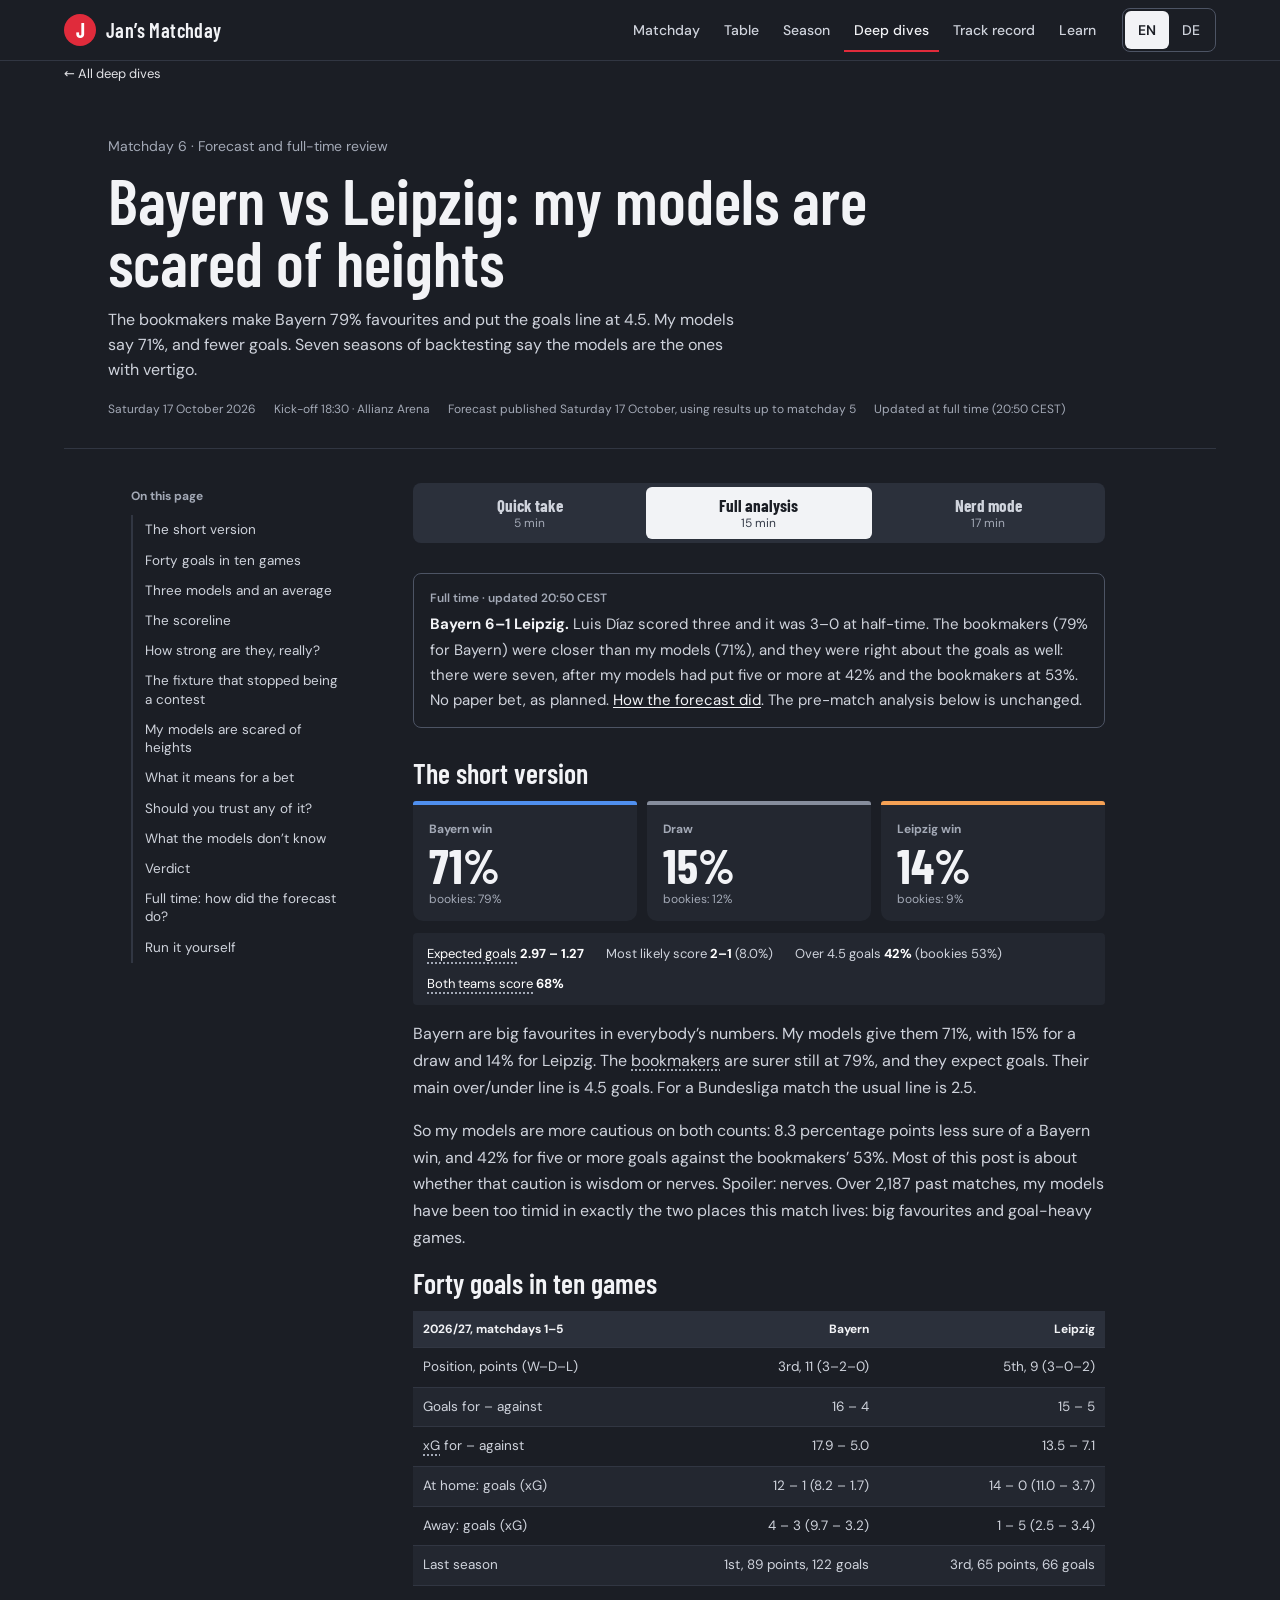
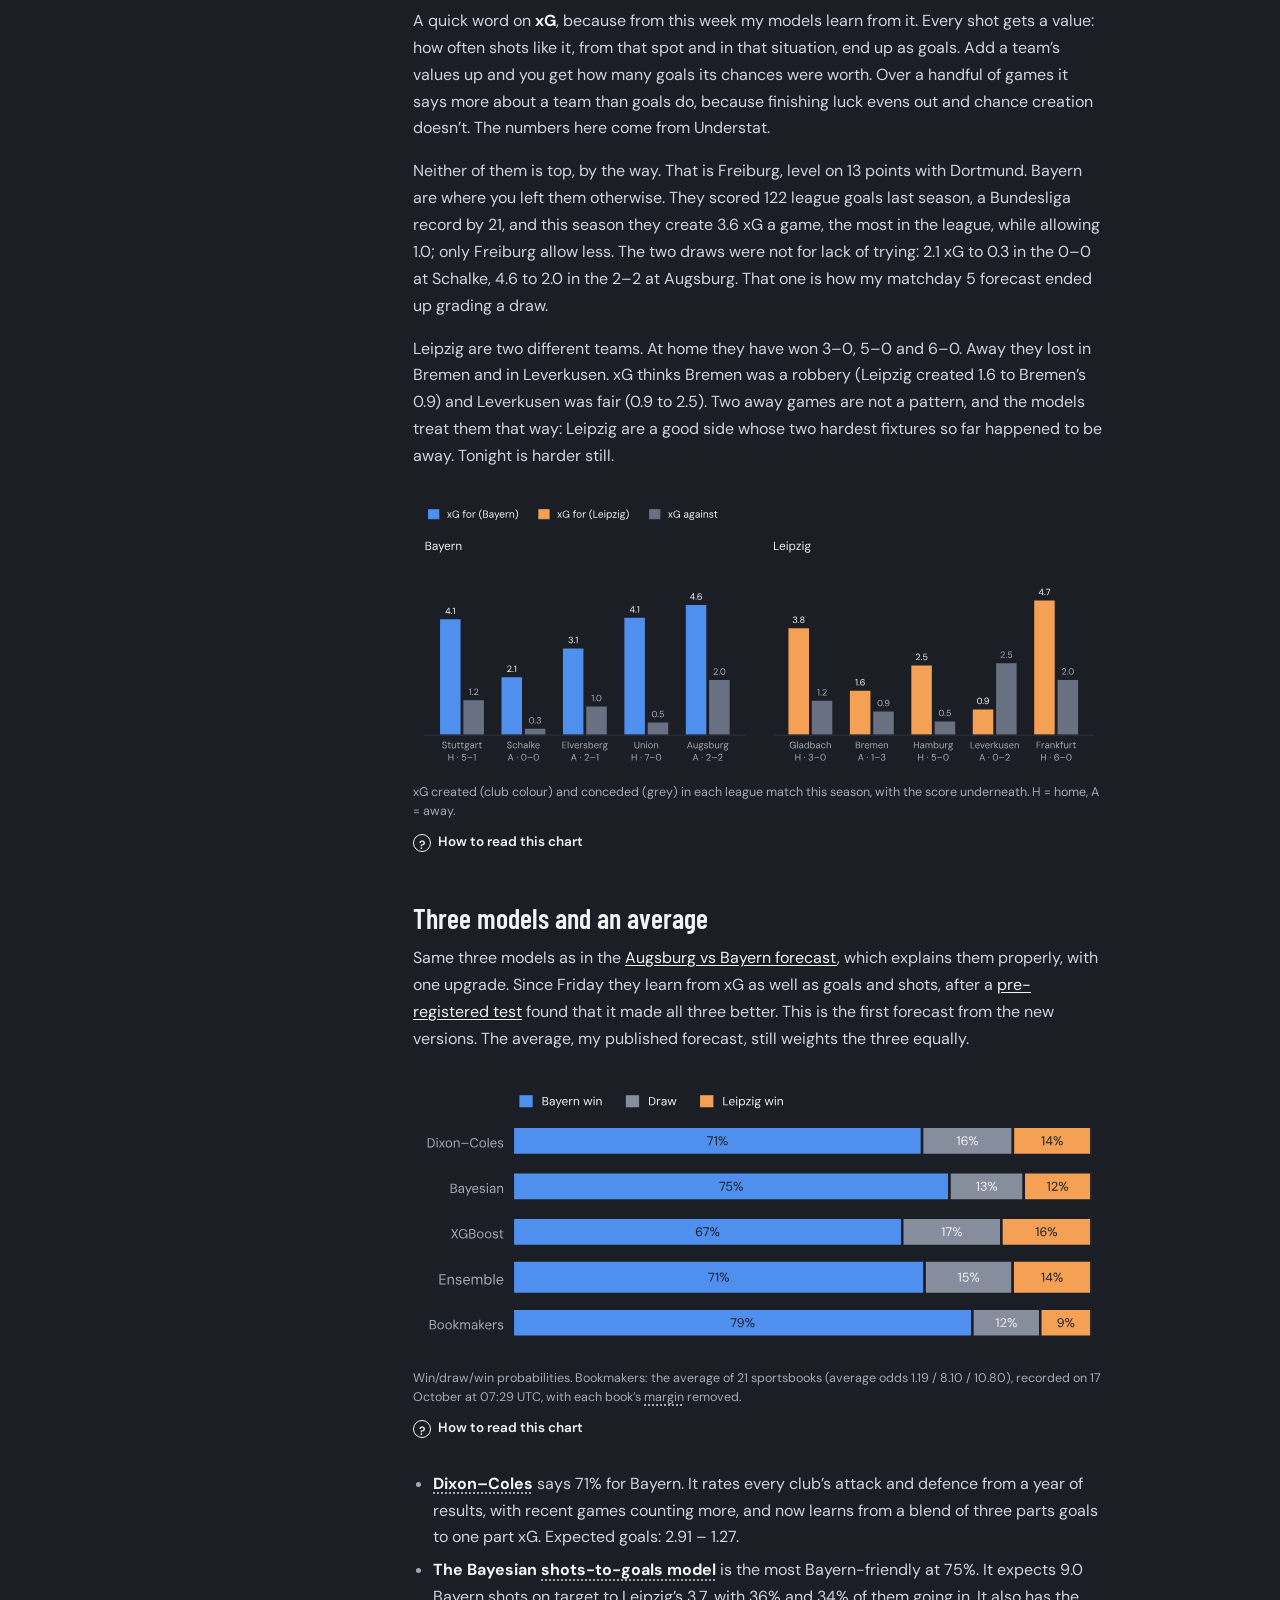
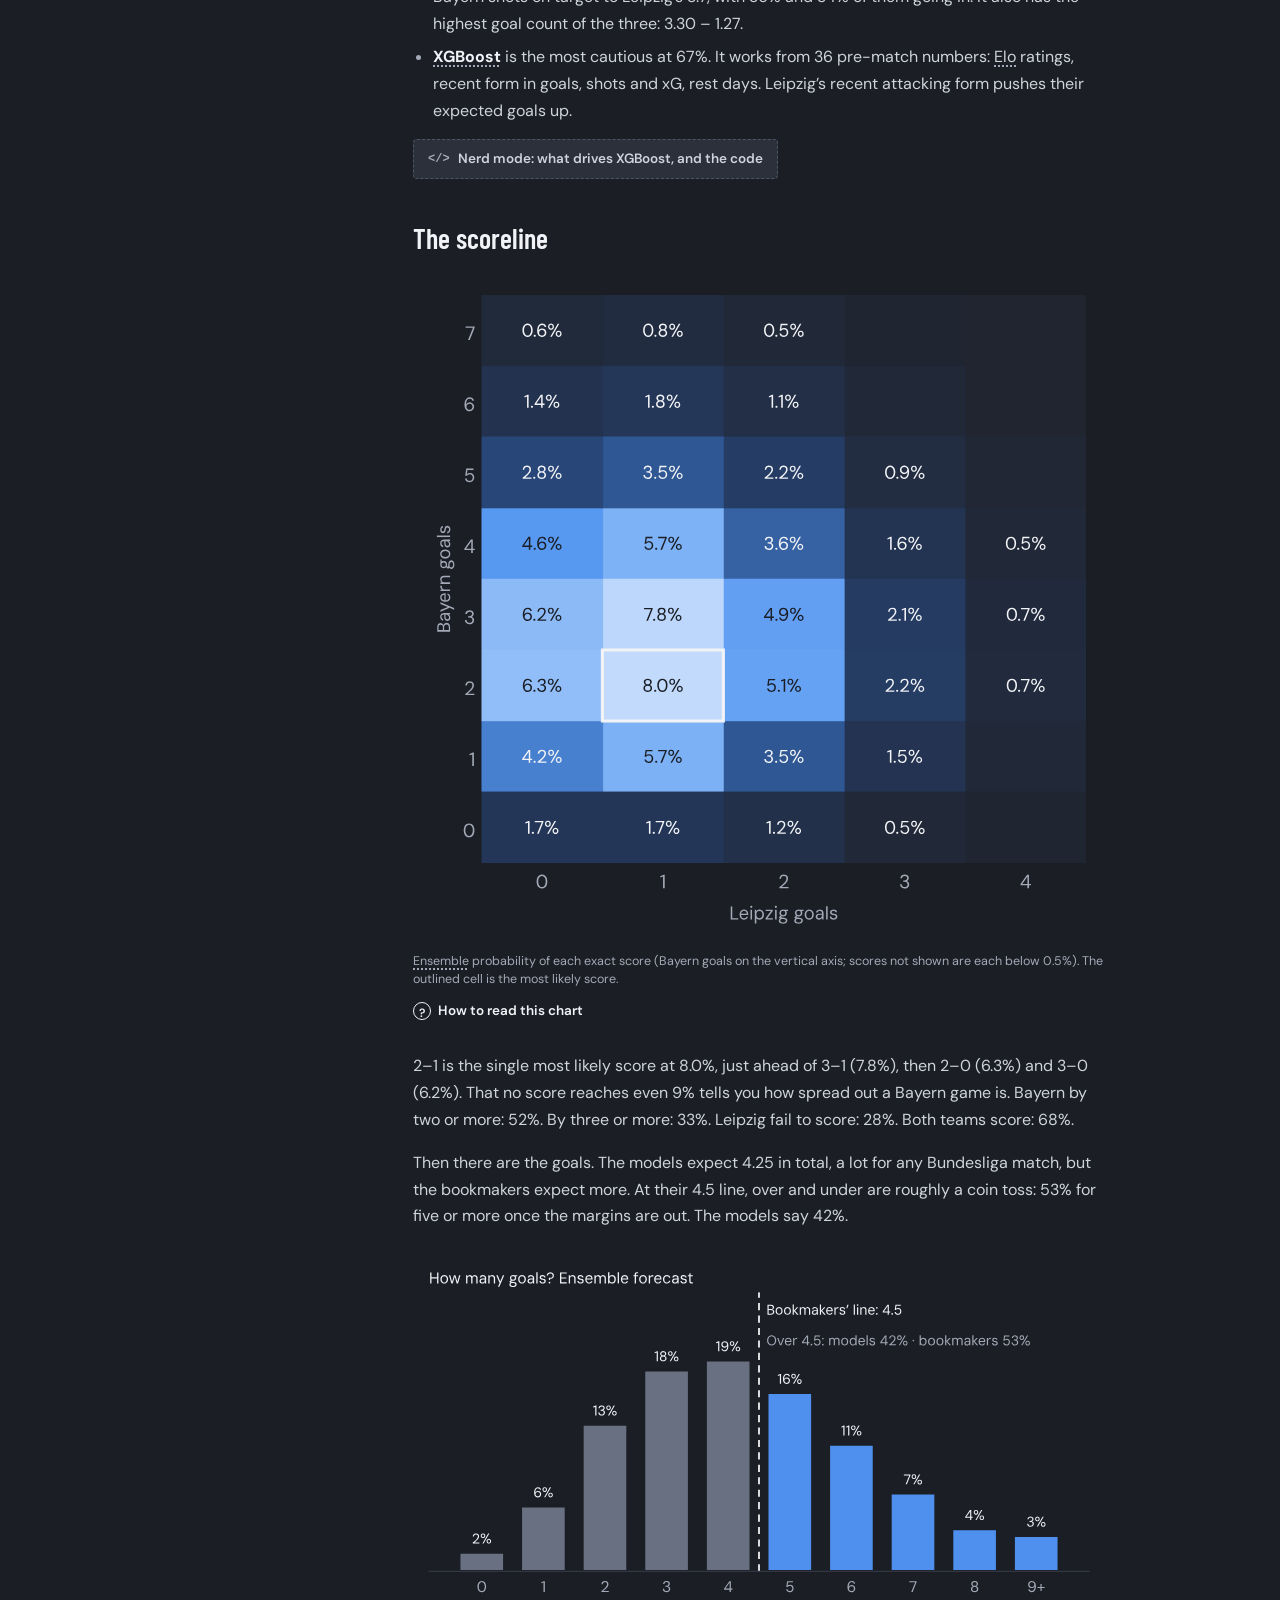
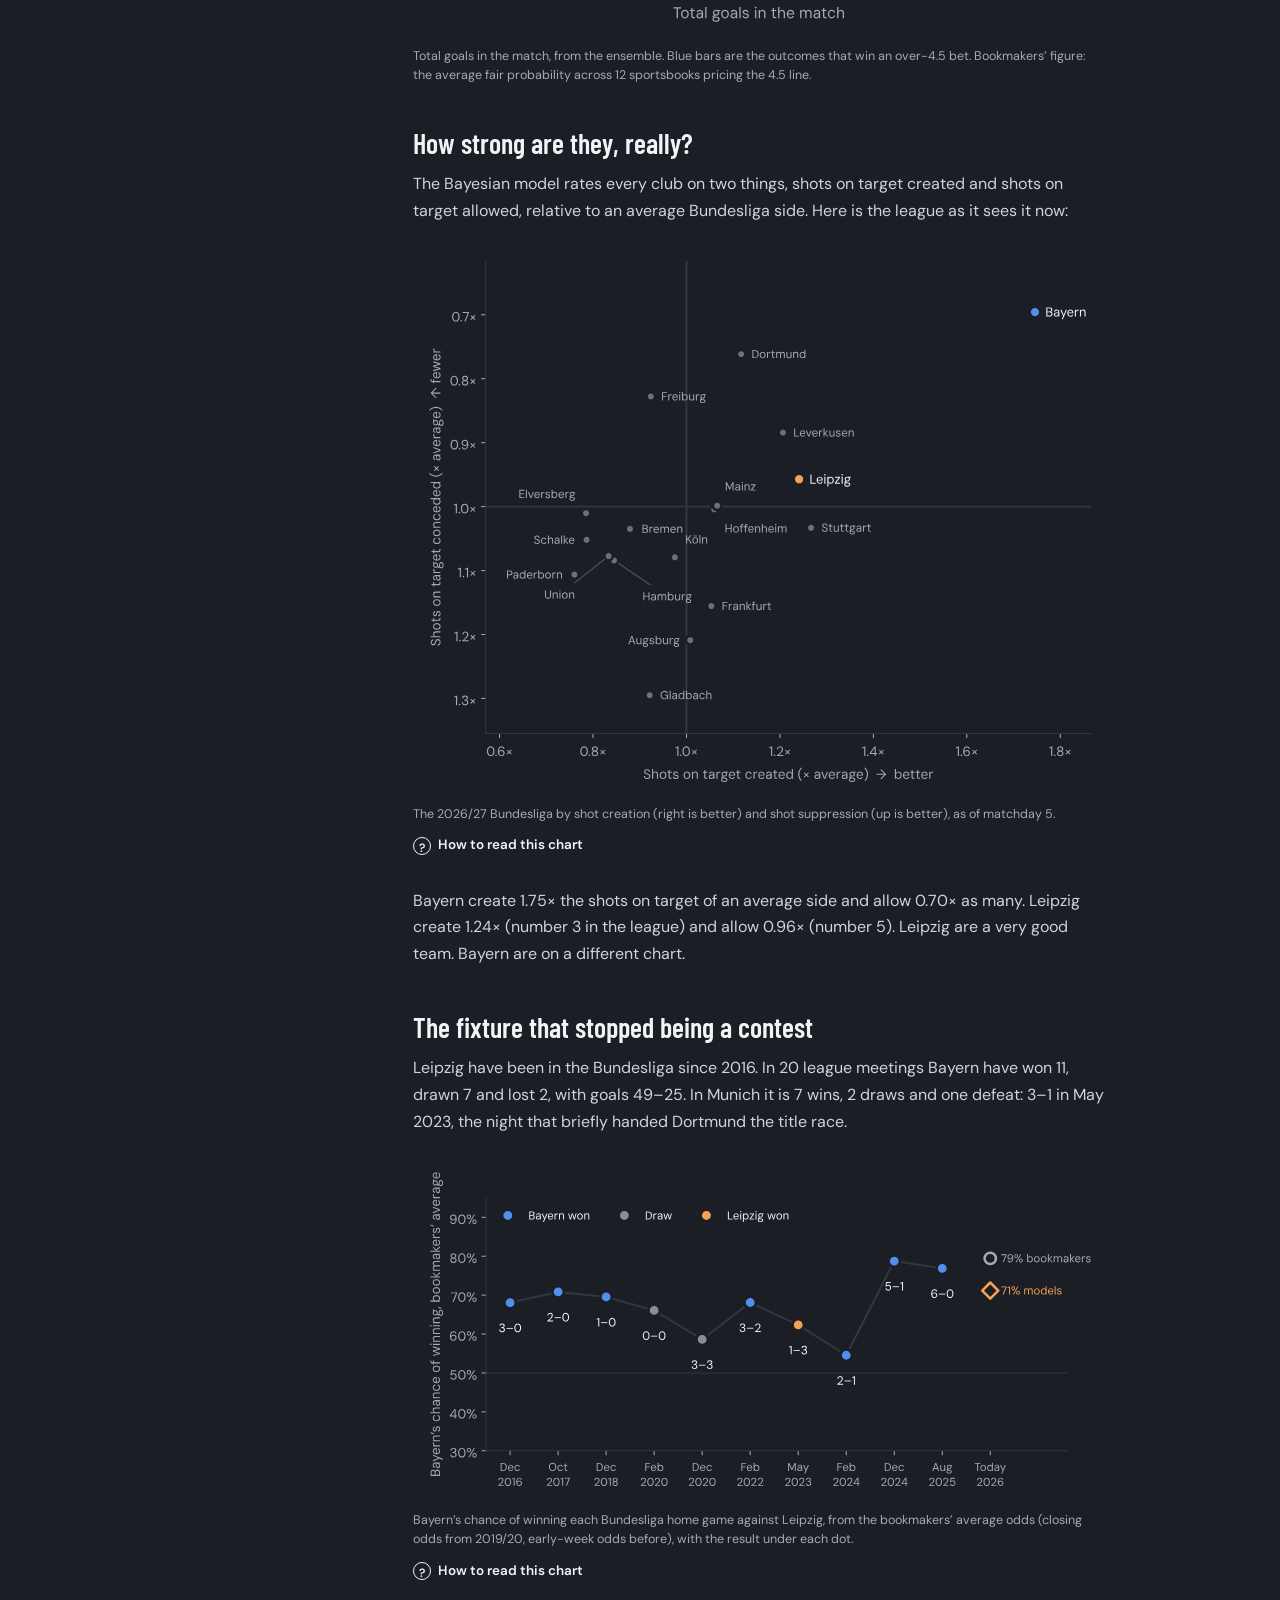
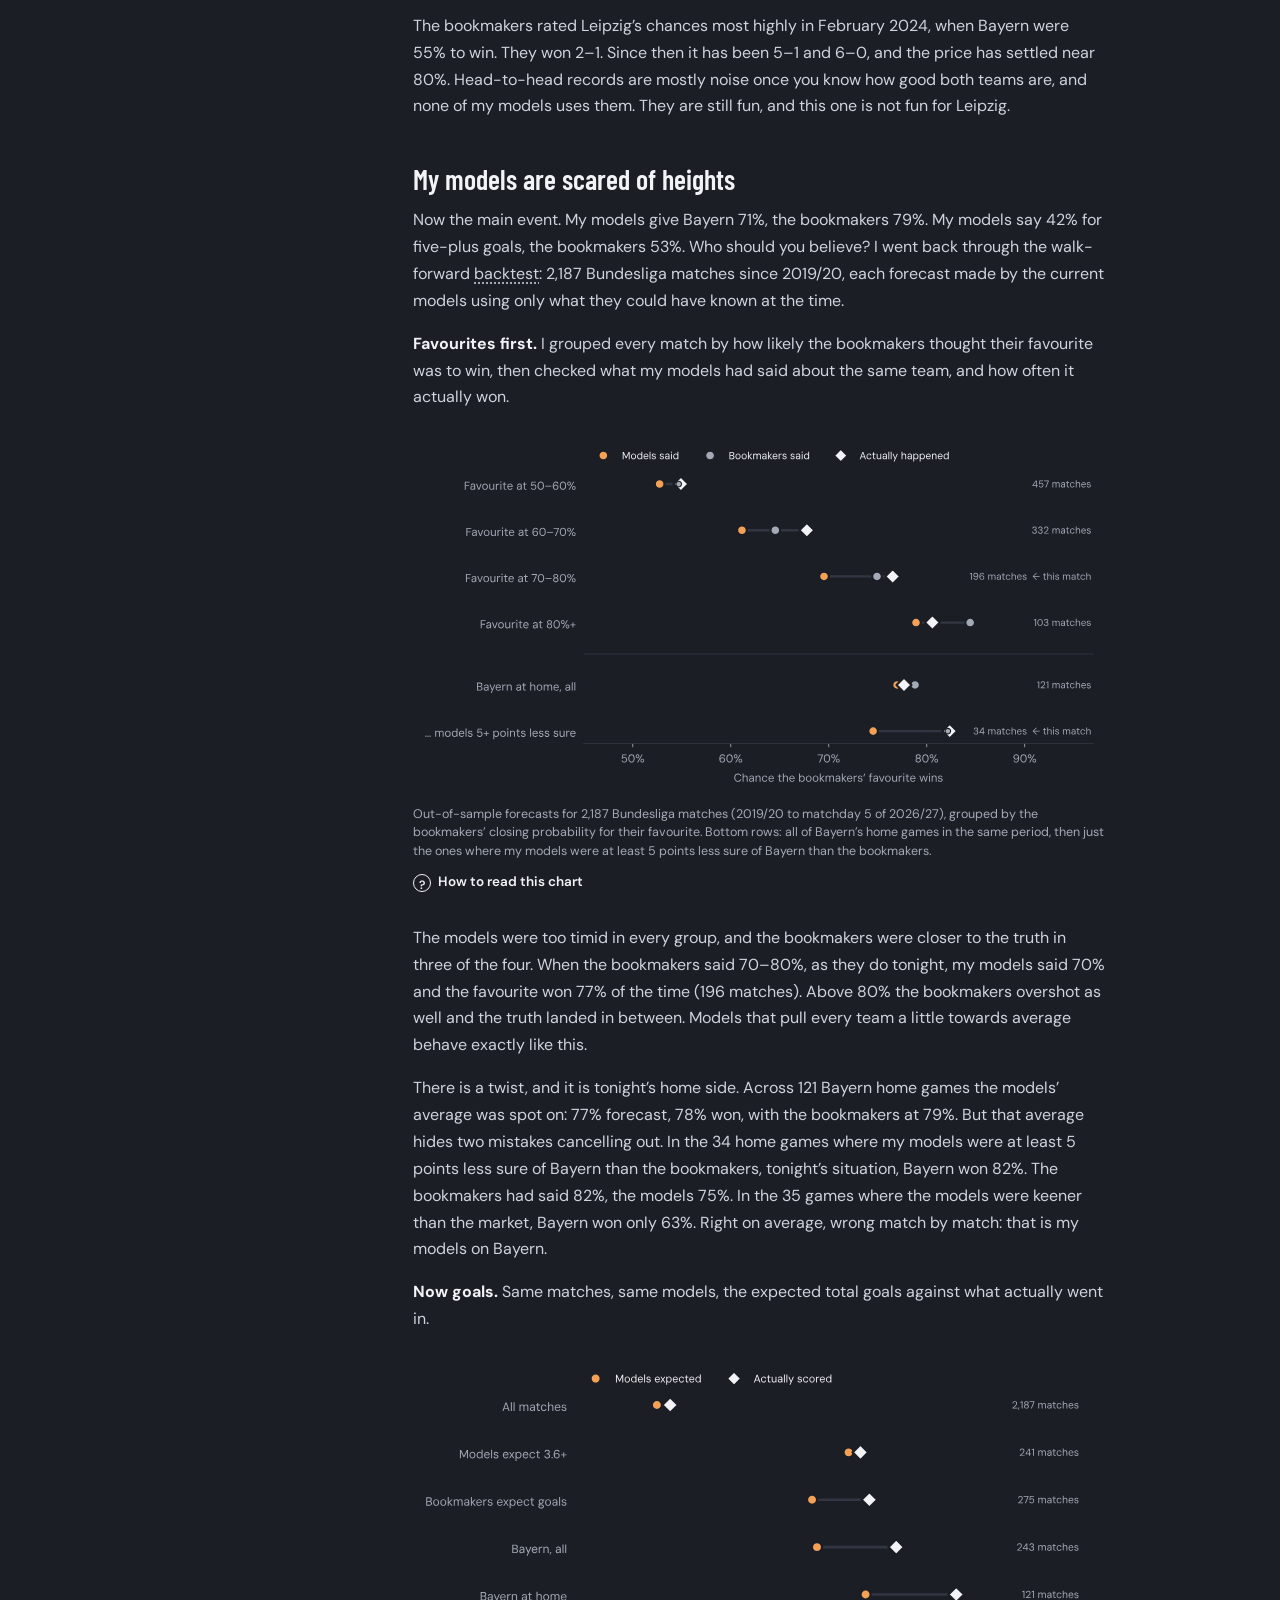
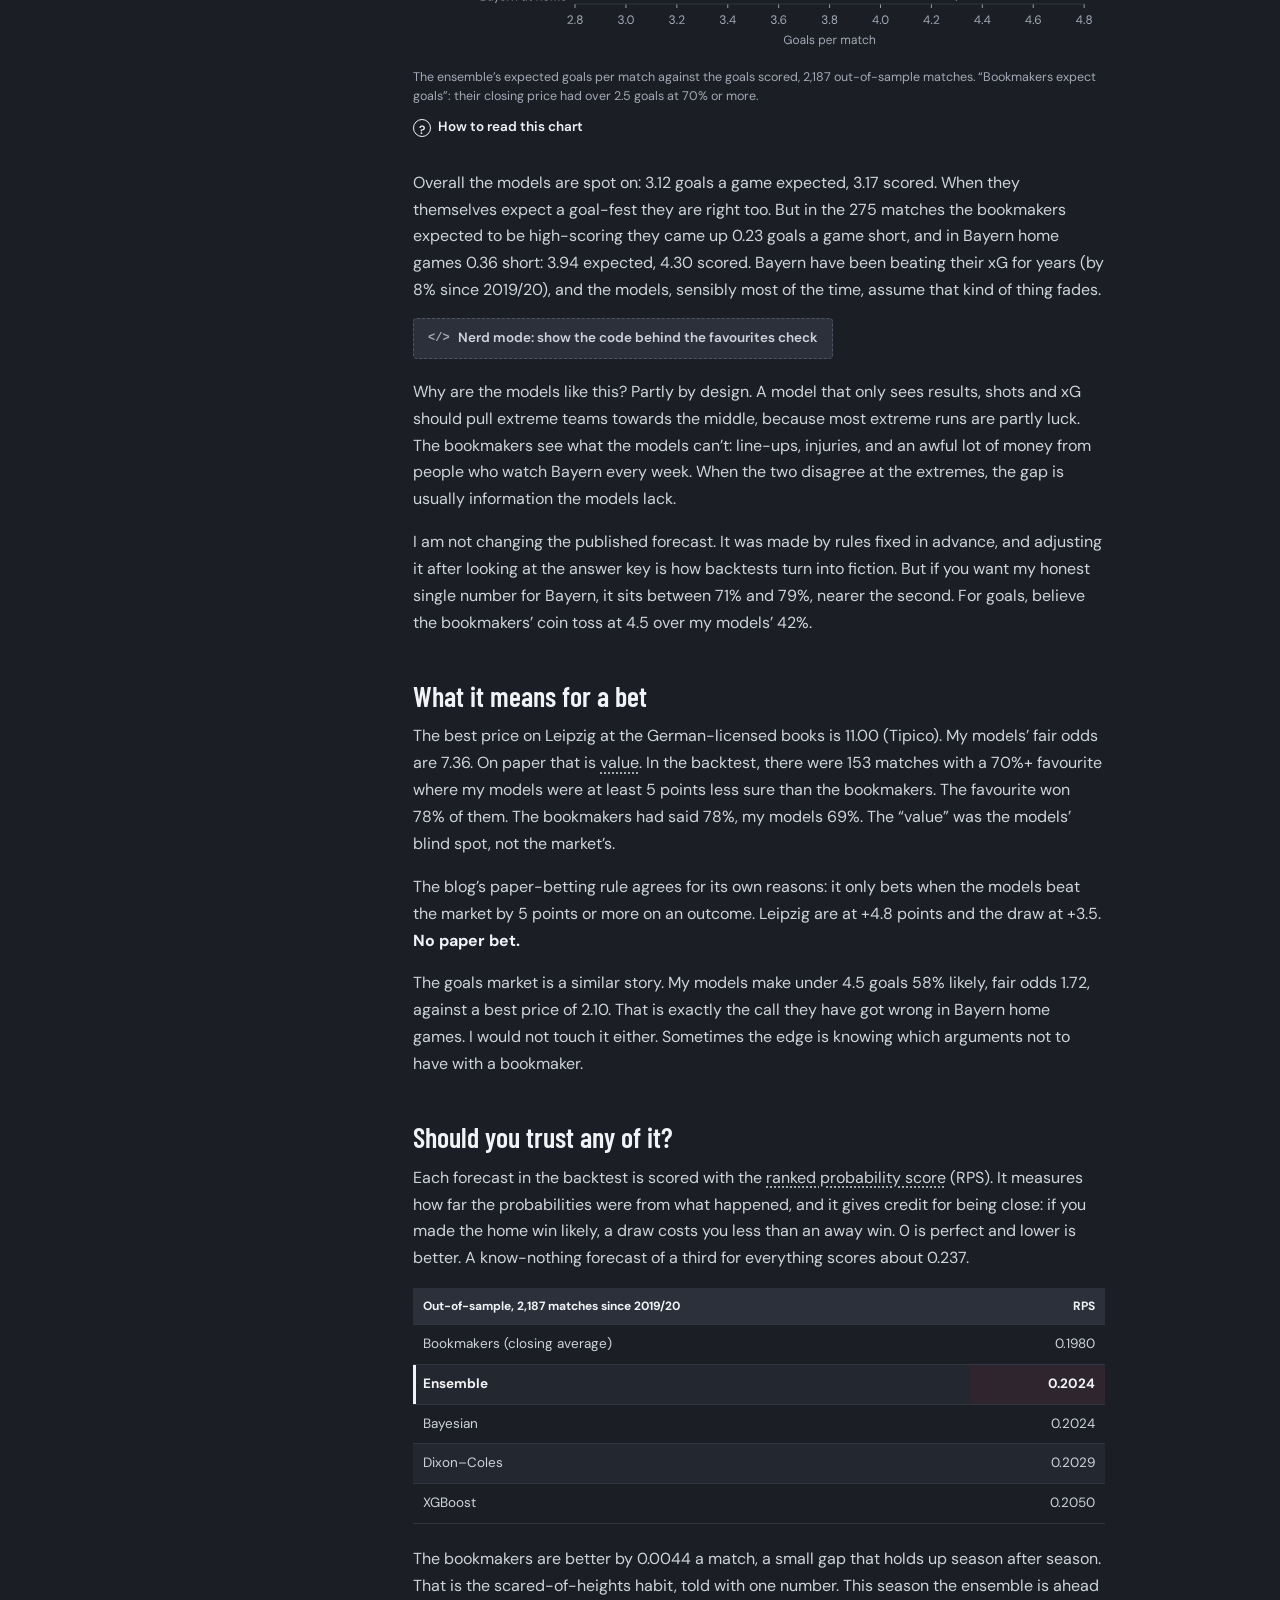
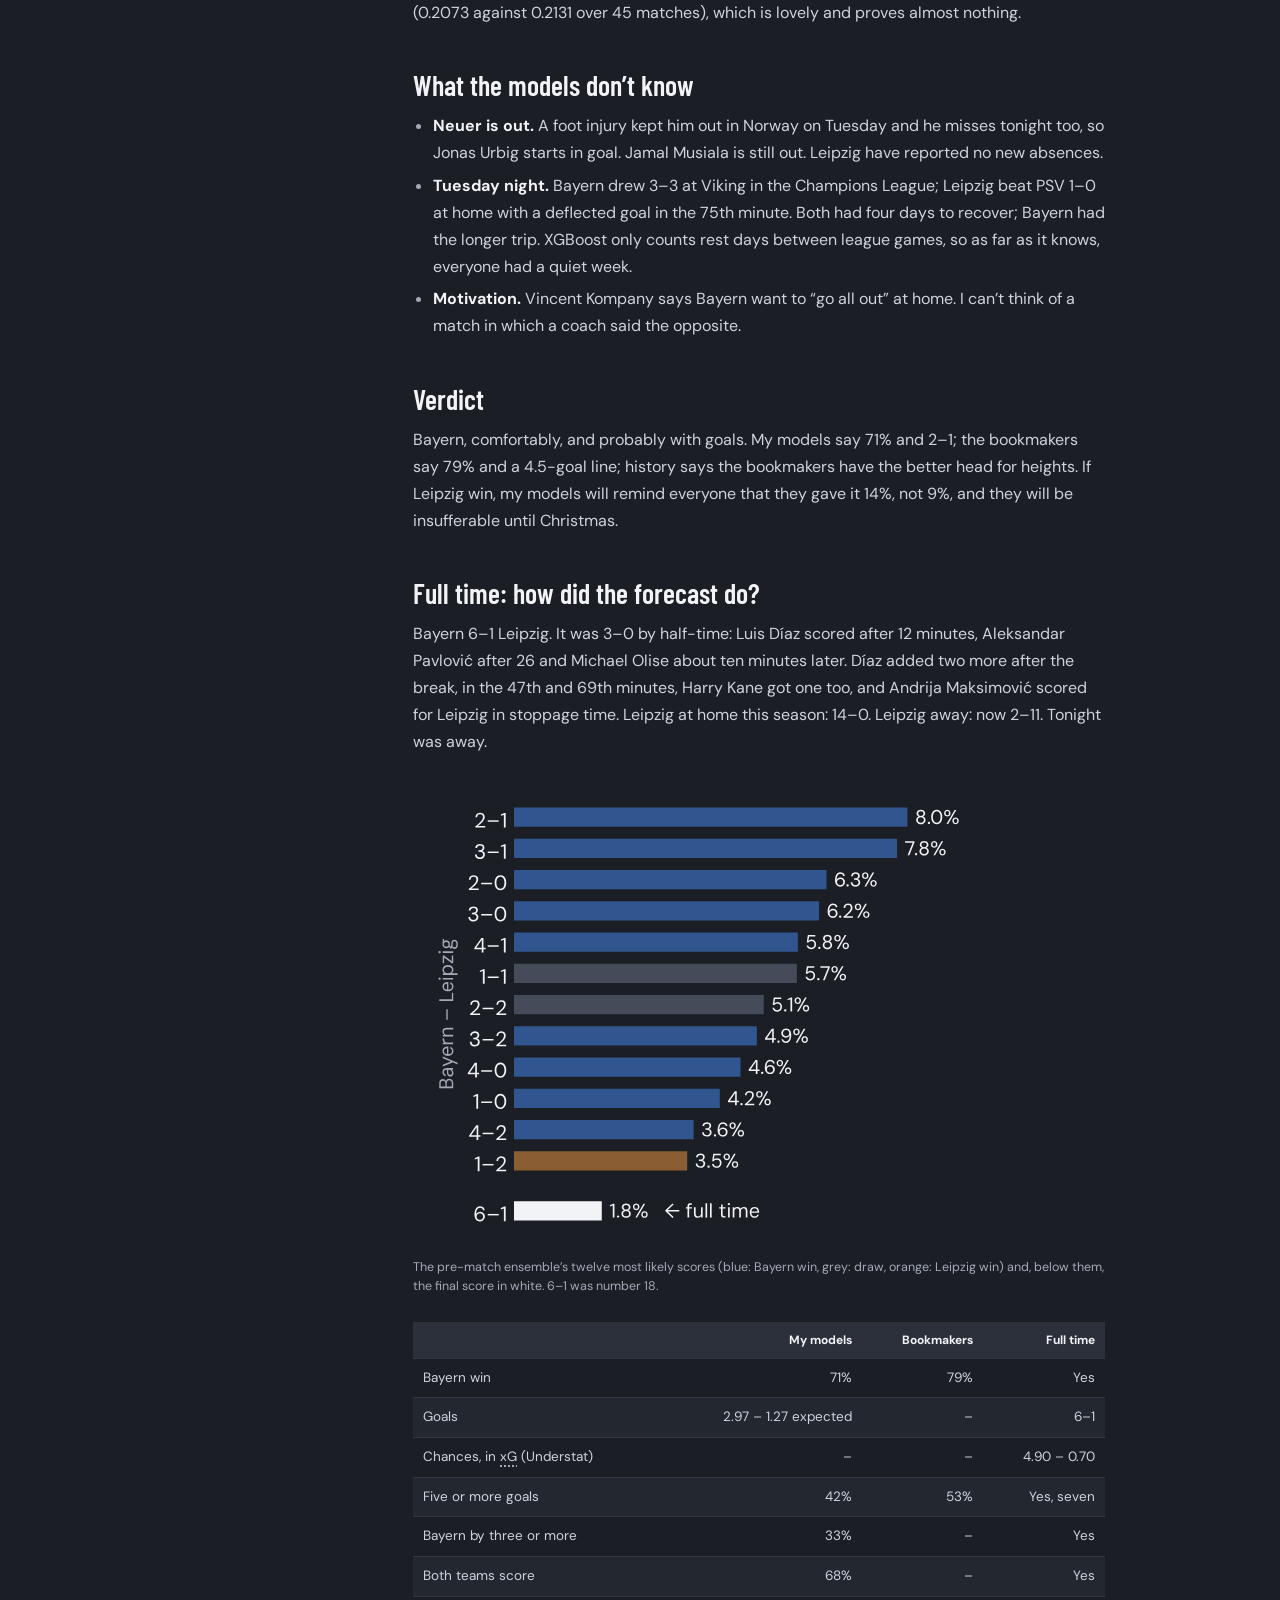
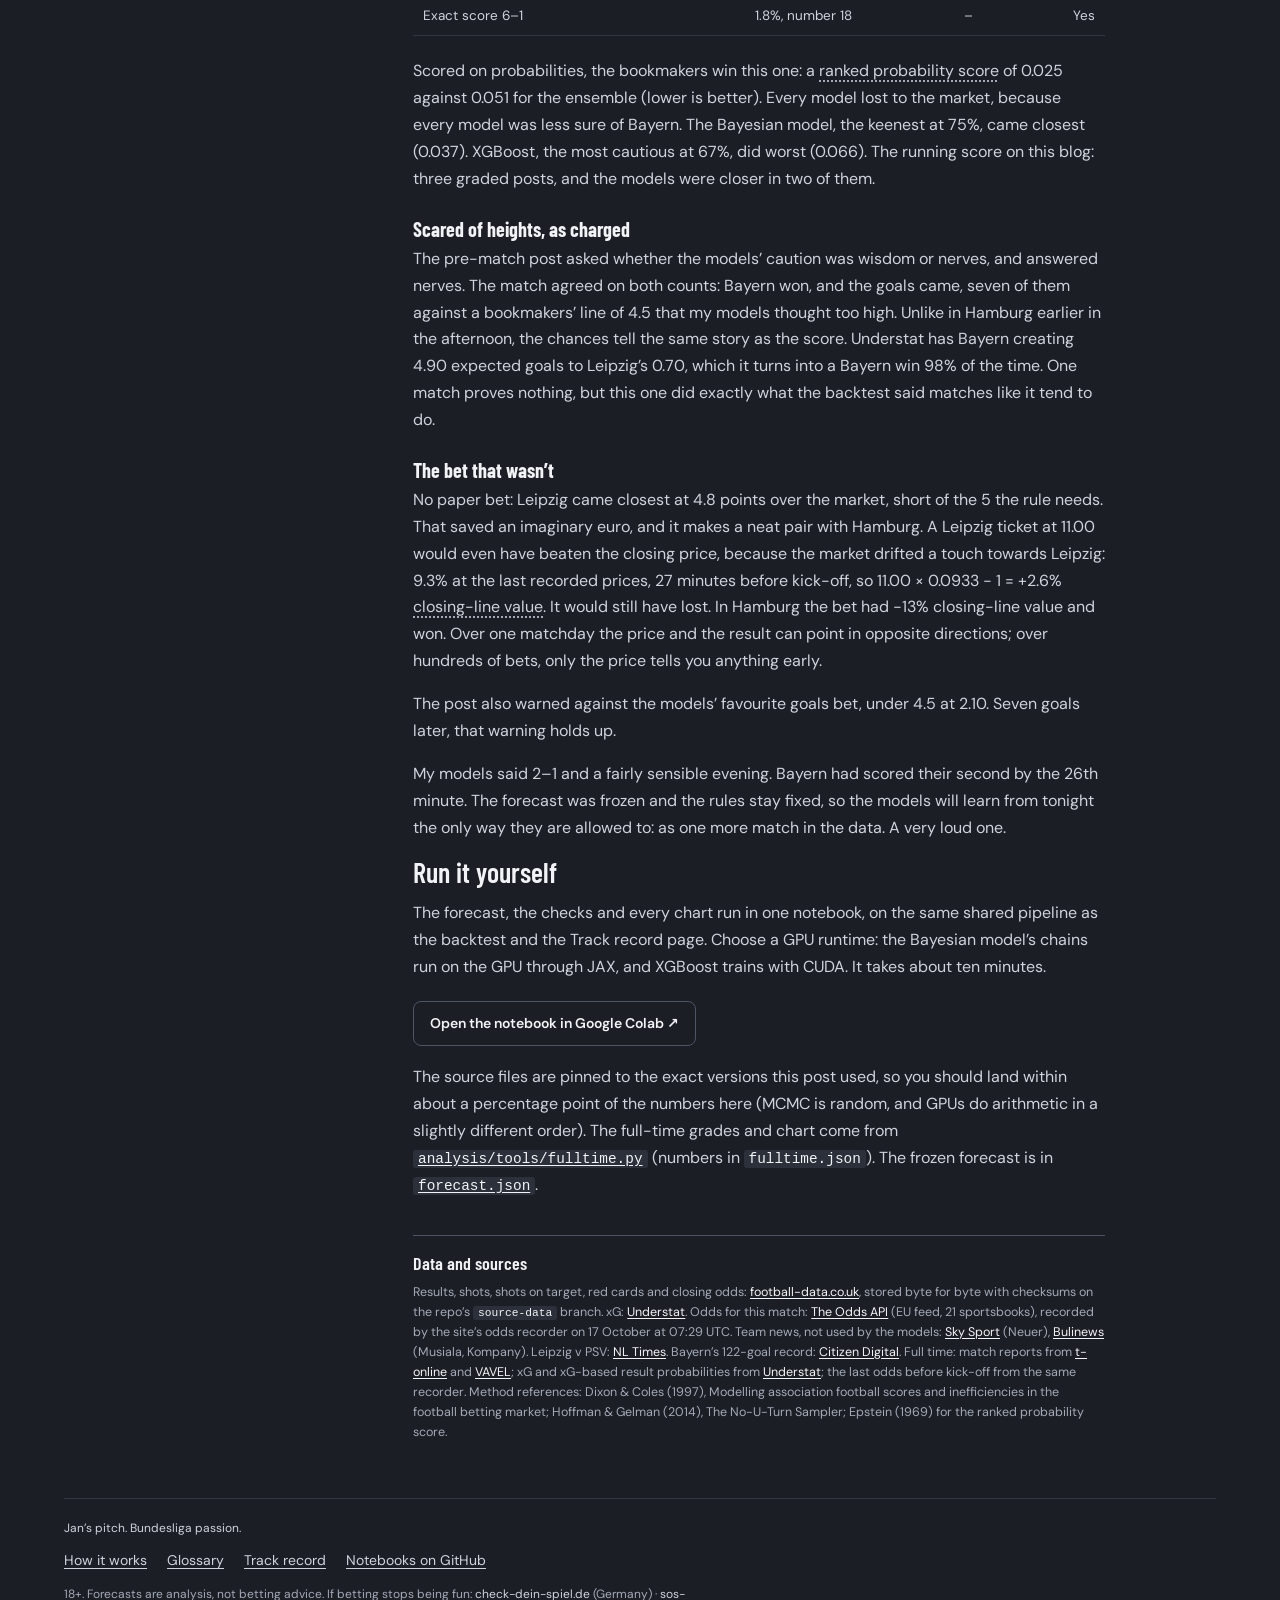
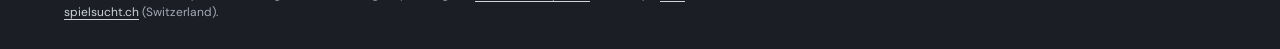
<file: analysis/2026-27-md6-bayern-leipzig/index.html>
<!doctype html>
<html lang="en">
  <head>
    <meta charset="utf-8">
    <meta name="viewport" content="width=device-width, initial-scale=1, viewport-fit=cover">
    <meta name="theme-color" content="#1b1e25">
    <meta name="description" content="Pre-match forecast for FC Bayern vs RB Leipzig, Bundesliga matchday 6 2026/27: three xG models against the bookmakers on a big favourite and a 4.5-goal line." data-i18n-attrs="content:analysis.metaMd6Bl">
    <title data-i18n="analysis.pageTitleMd6Bl">Bayern vs Leipzig: the forecast — Jan’s Matchday</title>
    <link rel="canonical" href="https://jhvl88.github.io/matchday/analysis/2026-27-md6-bayern-leipzig/">
    <link rel="alternate" hreflang="en" href="https://jhvl88.github.io/matchday/analysis/2026-27-md6-bayern-leipzig/?lang=en">
    <link rel="alternate" hreflang="de" href="https://jhvl88.github.io/matchday/analysis/2026-27-md6-bayern-leipzig/?lang=de">
    <link rel="alternate" hreflang="x-default" href="https://jhvl88.github.io/matchday/analysis/2026-27-md6-bayern-leipzig/">
    <meta property="og:type" content="article">
    <meta property="og:site_name" content="Jan’s Matchday">
    <meta property="og:title" content="Bayern vs Leipzig: my models are scared of heights">
    <meta property="og:description" content="The bookmakers expected Bayern to win and goals to fly. My models were more cautious. Seven seasons of data said they shouldn’t be, and a 6–1 agreed.">
    <meta property="og:url" content="https://jhvl88.github.io/matchday/analysis/2026-27-md6-bayern-leipzig/">
    <meta property="og:image" content="https://jhvl88.github.io/matchday/analysis/2026-27-md6-bayern-leipzig/share.jpg">
    <meta property="og:image:width" content="1200">
    <meta property="og:image:height" content="630">
    <meta property="og:image:alt" content="Matchday 6 · Pre-match forecast: FC Bayern München v RB Leipzig. Models: 71% home win, 15% draw, 14% away win.">
    <meta property="og:locale" content="en_GB">
    <meta property="og:locale:alternate" content="de_DE">
    <meta name="twitter:card" content="summary_large_image">
    <meta name="twitter:title" content="Bayern vs Leipzig: my models are scared of heights">
    <meta name="twitter:description" content="The bookmakers expected Bayern to win and goals to fly. My models were more cautious. Seven seasons of data said they shouldn’t be, and a 6–1 agreed.">
    <meta name="twitter:image" content="https://jhvl88.github.io/matchday/analysis/2026-27-md6-bayern-leipzig/share.jpg">
    <link rel="apple-touch-icon" href="../../assets/apple-touch-icon.png">
    <link rel="manifest" href="../../manifest.webmanifest">
    <link rel="preload" href="../../assets/fonts/dm-sans-latin-400-normal.woff2" as="font" type="font/woff2" crossorigin>
    <link rel="preload" href="../../assets/fonts/barlow-condensed-latin-700-normal.woff2" as="font" type="font/woff2" crossorigin>
    <link rel="stylesheet" href="../../styles.css?v=12">
    <link rel="stylesheet" href="../analysis.css?v=5">
    <script src="../../i18n.js?v=17" defer></script>
    <script src="../../glossary.js?v=17" defer></script>
    <script src="../../explain.js?v=10" defer></script>
  </head>
  <body class="article">
    <a class="skip-link" href="#article" data-i18n="nav.skipArticle">Skip to the article</a>
    <header class="topbar">
      <div class="app-shell topbar-inner">
        <a class="brand" href="../../" aria-label="Jan’s Matchday home" data-i18n-attrs="aria-label:brand.home">
          <span class="brand-mark" aria-hidden="true">J</span>
          <span class="brand-name">Jan’s Matchday</span>
        </a>
        <nav class="top-nav" aria-label="Sections" data-i18n-attrs="aria-label:nav.label">
          <a href="../../#matchday" data-i18n="nav.matchday">Matchday</a>
          <a href="../../#table" data-i18n="nav.table">Table</a>
          <a href="../../season/" data-i18n="nav.season">Season</a>
          <a href="../../#analysis" aria-current="page" data-i18n="nav.dives">Deep dives</a>
          <a href="../../record/" data-i18n="nav.record">Track record</a>
          <a href="../../learn/" data-i18n="nav.learn">Learn</a>
        </nav>
        <div class="segmented lang-switch" role="group" aria-label="Language" data-i18n-attrs="aria-label:lang.label">
          <button type="button" data-lang="en" lang="en" title="English" aria-pressed="true">EN</button>
          <button type="button" data-lang="de" lang="de" title="Deutsch" aria-pressed="false">DE</button>
        </div>
      </div>
    </header>

    <div class="app-shell">
      <main>
        <a class="back-link" href="../../#analysis" data-i18n="analysis.back">← All deep dives</a>
        <!-- One copy of the article per language; i18n.js shows the one that matches the switch. -->
        <div id="article">
        <article class="post" lang="en" data-lang-only="en">
          <header class="post-hero">
            <p class="eyebrow">Matchday 6 · Forecast and full-time review</p>
            <h1>Bayern vs Leipzig: my models are scared of heights<span>.</span></h1>
            <p class="post-dek">The bookmakers make Bayern 79% favourites and put the goals line at 4.5. My models say 71%, and fewer goals. Seven seasons of backtesting say the models are the ones with vertigo.</p>
            <p class="post-meta">
              <span>Saturday 17 October 2026</span>
              <span>Kick-off 18:30 · Allianz Arena</span>
              <span>Forecast published Saturday 17 October, using results up to matchday 5</span>
              <span>Updated at full time (20:50 CEST)</span>
            </p>
          </header>

          <div class="post-layout">
            <nav class="post-toc" aria-label="On this page"><p class="post-toc-title">On this page</p><ol class="post-toc-list"></ol></nav>
            <div class="post-body">
              <div class="depth-switch" role="group" aria-label="Reading depth">
                <button type="button" class="depth-button" data-depth="quick" aria-pressed="false"><span class="depth-name">Quick take</span><span class="depth-time">2 min</span></button>
                <button type="button" class="depth-button" data-depth="full" aria-pressed="true"><span class="depth-name">Full analysis</span><span class="depth-time">12 min</span></button>
                <button type="button" class="depth-button" data-depth="nerd" aria-pressed="false"><span class="depth-name">Nerd mode</span><span class="depth-time">14 min</span></button>
              </div>
            <aside class="update-box"><p class="update-label">Full time · updated 20:50 CEST</p><p><strong>Bayern 6–1 Leipzig.</strong> Luis Díaz scored three and it was 3–0 at half-time. The bookmakers (79% for Bayern) were closer than my models (71%), and they were right about the goals as well: there were seven, after my models had put five or more at 42% and the bookmakers at 53%. No paper bet, as planned. <a href="#full-time">How the forecast did</a>. The pre-match analysis below is unchanged.</p></aside>
            <h2 id="the-short-version">The short version</h2>
            <div class="verdict" role="list">
              <div class="verdict-tile tile-home" role="listitem"><span class="label">Bayern win</span><span class="value">71%</span><span class="sub">bookies: 79%</span></div>
              <div class="verdict-tile tile-draw" role="listitem"><span class="label">Draw</span><span class="value">15%</span><span class="sub">bookies: 12%</span></div>
              <div class="verdict-tile tile-away" role="listitem"><span class="label">Leipzig win</span><span class="value">14%</span><span class="sub">bookies: 9%</span></div>
            </div>
            <p class="verdict-strip">
              <span><button type="button" class="term" data-term="expected-goals">Expected goals</button> <b>2.97 – 1.27</b></span>
              <span>Most likely score <b>2–1</b> (8.0%)</span>
              <span>Over 4.5 goals <b>42%</b> (bookies 53%)</span>
              <span><button type="button" class="term" data-term="btts">Both teams score</button> <b>68%</b></span>
            </p>
            <p>Bayern are big favourites in everybody’s numbers. My models give them 71%, with 15% for a draw and 14% for Leipzig. The <button type="button" class="term" data-term="market-probability">bookmakers</button> are surer still at 79%, and they expect goals. Their main over/under line is 4.5 goals. For a Bundesliga match the usual line is 2.5.</p>
            <p>So my models are more cautious on both counts: 8.3 percentage points less sure of a Bayern win, and 42% for five or more goals against the bookmakers’ 53%. Most of this post is about whether that caution is wisdom or nerves. Spoiler: nerves. Over 2,187 past matches, my models have been too timid in exactly the two places this match lives: big favourites and goal-heavy games.</p>
            <aside class="quick-take" data-show="quick">
              <p class="quick-take-title">The three things that matter</p>
              <ol class="quick-take-list">
                <li><strong>Forty goals in ten games.</strong> Bayern are 16–4 on goals this season, Leipzig 15–5. Leipzig at home: 14–0. Leipzig away: 1–5. Tonight is away.</li>
                <li><strong>The models are scared of heights.</strong> In the 34 Bayern home games where my models were at least 5 points less sure of Bayern than the bookmakers, Bayern won 82%. The bookmakers had said 82%, the models 75%. On goals the models come up short in Bayern games too. Today’s gaps look like that habit, not an edge.</li>
                <li><strong>No bet.</strong> No outcome clears the 5-point gap my paper bets need: Leipzig come closest at 4.8 points. The models’ lean towards under 4.5 goals is the kind of call they have got wrong in Bayern home games. Manuel Neuer is out, too. The models don’t know that.</li>
              </ol>
              <button type="button" class="quick-take-more" data-set-depth="full" data-scroll-to="forty-goals-in-ten-games">Read the full analysis →</button>
            </aside>

            <div data-show="full">

            <h2 id="forty-goals-in-ten-games">Forty goals in ten games</h2>
            <div class="table-scroll">
              <table class="post-table">
                <thead><tr><th>2026/27, matchdays 1–5</th><th>Bayern</th><th>Leipzig</th></tr></thead>
                <tbody>
                  <tr><td>Position, points (W–D–L)</td><td>3rd, 11 (3–2–0)</td><td>5th, 9 (3–0–2)</td></tr>
                  <tr><td>Goals for – against</td><td>16 – 4</td><td>15 – 5</td></tr>
                  <tr><td><button type="button" class="term" data-term="xg">xG</button> for – against</td><td>17.9 – 5.0</td><td>13.5 – 7.1</td></tr>
                  <tr><td>At home: goals (xG)</td><td>12 – 1 (8.2 – 1.7)</td><td>14 – 0 (11.0 – 3.7)</td></tr>
                  <tr><td>Away: goals (xG)</td><td>4 – 3 (9.7 – 3.2)</td><td>1 – 5 (2.5 – 3.4)</td></tr>
                  <tr><td>Last season</td><td>1st, 89 points, 122 goals</td><td>3rd, 65 points, 66 goals</td></tr>
                </tbody>
              </table>
            </div>
            <p>A quick word on <strong>xG</strong>, because from this week my models learn from it. Every shot gets a value: how often shots like it, from that spot and in that situation, end up as goals. Add a team’s values up and you get how many goals its chances were worth. Over a handful of games it says more about a team than goals do, because finishing luck evens out and chance creation doesn’t. The numbers here come from Understat.</p>
            <p>Neither of them is top, by the way. That is Freiburg, level on 13 points with Dortmund. Bayern are where you left them otherwise. They scored 122 league goals last season, a Bundesliga record by 21, and this season they create 3.6 xG a game, the most in the league, while allowing 1.0; only Freiburg allow less. The two draws were not for lack of trying: 2.1 xG to 0.3 in the 0–0 at Schalke, 4.6 to 2.0 in the 2–2 at Augsburg. That one is how my matchday 5 forecast ended up grading a draw.</p>
            <p>Leipzig are two different teams. At home they have won 3–0, 5–0 and 6–0. Away they lost in Bremen and in Leverkusen. xG thinks Bremen was a robbery (Leipzig created 1.6 to Bremen’s 0.9) and Leverkusen was fair (0.9 to 2.5). Two away games are not a pattern, and the models treat them that way: Leipzig are a good side whose two hardest fixtures so far happened to be away. Tonight is harder still.</p>
            <figure class="post-figure">
              <img src="figs/fig4_season.svg" width="863" height="353" alt="Bar charts of xG created and conceded in each league match this season. Bayern out-created every opponent; Leipzig dominated at home and were out-created in Leverkusen." loading="lazy">
              <figcaption>xG created (club colour) and conceded (grey) in each league match this season, with the score underneath. H = home, A = away.</figcaption>
            <details class="howto"><summary>How to read this chart</summary><p>Each pair of bars is one match. The coloured bar is how many goals the club’s chances were worth, the grey bar the same for the opponent. A tall coloured bar next to a short grey one is a dominant performance, whatever the score says.</p></details></figure>

            <h2 id="three-models-and-an-average">Three models and an average</h2>
            <p>Same three models as in the <a href="../2026-27-md5-augsburg-bayern/">Augsburg vs Bayern forecast</a>, which explains them properly, with one upgrade. Since Friday they learn from xG as well as goals and shots, after a <a href="https://github.com/JHvL88/matchday/blob/main/analysis/backtest/xg/README.md" target="_blank" rel="noreferrer">pre-registered test</a> found that it made all three better. This is the first forecast from the new versions. The average, my published forecast, still weights the three equally.</p>
            <figure class="post-figure">
              <img src="figs/fig1_forecast.svg" width="730" height="302" alt="Stacked bars of win, draw and loss probabilities for each model, the ensemble and the bookmakers. The models give Bayern 67% to 75%; the bookmakers 79%." loading="lazy">
              <figcaption>Win/draw/win probabilities. Bookmakers: the average of 21 sportsbooks (average odds 1.19 / 8.10 / 10.80), recorded on 17 October at 07:29 UTC, with each book’s <button type="button" class="term" data-term="margin">margin</button> removed.</figcaption>
            <details class="howto"><summary>How to read this chart</summary><p>Each row is one forecaster and adds up to 100%: blue for a Bayern win, grey for the draw, orange for Leipzig. Compare the Ensemble row, my published forecast, with the Bookmakers row below it.</p></details></figure>
            <ul>
              <li><strong><button type="button" class="term" data-term="dixon-coles">Dixon–Coles</button></strong> says 71% for Bayern. It rates every club’s attack and defence from a year of results, with recent games counting more, and now learns from a blend of three parts goals to one part xG. Expected goals: 2.91 – 1.27.</li>
              <li><strong>The Bayesian <button type="button" class="term" data-term="bayesian-model">shots-to-goals model</button></strong> is the most Bayern-friendly at 75%. It expects 9.0 Bayern shots on target to Leipzig’s 3.7, with 36% and 34% of them going in. It also has the highest goal count of the three: 3.30 – 1.27.</li>
              <li><strong><button type="button" class="term" data-term="xgboost">XGBoost</button></strong> is the most cautious at 67%. It works from 36 pre-match numbers: <button type="button" class="term" data-term="elo">Elo</button> ratings, recent form in goals, shots and xG, rest days. Leipzig’s recent attacking form pushes their expected goals up.</li>
            </ul>
            <p class="depth-peek" data-show="full-only"><button type="button" data-set-depth="nerd">Nerd mode: what drives XGBoost, and the code</button></p>
            <div data-show="nerd">
            <figure class="post-figure">
              <img src="figs/fig9_xgb_drivers.svg" width="709" height="594" alt="Bar charts of the features that move XGBoost's expected goals for each side." loading="lazy">
              <figcaption>What drives the XGBoost forecast (<button type="button" class="term" data-term="shap">SHAP contributions</button>, shown as multipliers on expected goals).</figcaption>
            <details class="howto"><summary>How to read this chart</summary><p>Coloured bars to the right pushed that side’s expected goals up; grey bars to the left pulled them down. ×1.1 means 10% more goals than the model would otherwise expect.</p></details></figure>
            <p>The <button type="button" class="term" data-term="ensemble">ensemble</button> is deliberately dull. Each model produces a grid of scoreline probabilities and the forecast is their plain average:</p>
<pre><code>lh, la = dc.rates("Bayern Munich", "RB Leipzig")
grids = dict(dc=score_matrix(lh, la, dc.rho),         <span class="c"># Dixon–Coles</span>
             bay=B,                                    <span class="c"># Bayesian, posterior predictive</span>
             xgb=score_matrix(xlh, xla, dc.rho))       <span class="c"># XGBoost goal rates</span>
grids["ens"] = (grids["dc"] + grids["bay"] + grids["xgb"]) / 3   <span class="c"># equal weights, fixed in advance</span></code></pre>
            <p>The Bayesian model ran two NUTS chains of 800 draws after 800 warm-up steps on 3,780 matches of the 1. and 2. Bundesliga since 2020/21 (46 clubs), with 0 divergent transitions and a largest <span class="nowrap">R-hat</span> of 1.002 across the global parameters and every club’s current strengths. Fine.</p>
            </div>

            <h2 id="the-scoreline">The scoreline</h2>
            <figure class="post-figure">
              <img src="figs/fig2_scorelines.svg" width="528" height="509" alt="Heatmap of scoreline probabilities. 2–1 is the most likely at 8.0%, then 3–1 and 2–0." loading="lazy">
              <figcaption><button type="button" class="term" data-term="ensemble">Ensemble</button> probability of each exact score (Bayern goals on the vertical axis; scores not shown are each below 0.5%). The outlined cell is the most likely score.</figcaption>
            <details class="howto"><summary>How to read this chart</summary><p>Bayern’s goals run up the side, Leipzig’s along the bottom, and lighter cells are likelier. The diagonal (0–0, 1–1, 2–2 …) holds the draws; above it Bayern win, below it Leipzig win.</p></details></figure>
            <p>2–1 is the single most likely score at 8.0%, just ahead of 3–1 (7.8%), then 2–0 (6.3%) and 3–0 (6.2%). That no score reaches even 9% tells you how spread out a Bayern game is. Bayern by two or more: 52%. By three or more: 33%. Leipzig fail to score: 28%. Both teams score: 68%.</p>
            <p>Then there are the goals. The models expect 4.25 in total, a lot for any Bundesliga match, but the bookmakers expect more. At their 4.5 line, over and under are roughly a coin toss: 53% for five or more once the margins are out. The models say 42%.</p>
            <figure class="post-figure">
              <img src="figs/fig3_totals.svg" width="624" height="348" alt="Bar chart of total goals in the match. Four goals is the most likely total; five or more add up to 42%, against the bookmakers' 53%." loading="lazy">
              <figcaption>Total goals in the match, from the ensemble. Blue bars are the outcomes that win an over-4.5 bet. Bookmakers’ figure: the average fair probability across 12 sportsbooks pricing the 4.5 line.</figcaption>
            </figure>

            <h2 id="how-strong-are-they-really">How strong are they, really?</h2>
            <p>The Bayesian model rates every club on two things, shots on target created and shots on target allowed, relative to an average Bundesliga side. Here is the league as it sees it now:</p>
            <figure class="post-figure">
              <img src="figs/fig5_league_map.svg" width="714" height="568" alt="Scatter of all 18 Bundesliga clubs by shots on target created and conceded. Bayern are far to the right of everyone; Leipzig are in the top-right group." loading="lazy">
              <figcaption>The 2026/27 Bundesliga by shot creation (right is better) and shot suppression (up is better), as of matchday 5.</figcaption>
            <details class="howto"><summary>How to read this chart</summary><p>Each dot is a club. Further right means more shots on target created than an average side, higher up means fewer conceded. Top right is where you want to live.</p></details></figure>
            <p>Bayern create 1.75× the shots on target of an average side and allow 0.70× as many. Leipzig create 1.24× (number 3 in the league) and allow 0.96× (number 5). Leipzig are a very good team. Bayern are on a different chart.</p>

            <h2 id="the-fixture-that-stopped-being-a-contest">The fixture that stopped being a contest</h2>
            <p>Leipzig have been in the Bundesliga since 2016. In 20 league meetings Bayern have won 11, drawn 7 and lost 2, with goals 49–25. In Munich it is 7 wins, 2 draws and one defeat: 3–1 in May 2023, the night that briefly handed Dortmund the title race.</p>
            <figure class="post-figure">
              <img src="figs/fig6_h2h.svg" width="727" height="363" alt="Line chart of Bayern's pre-match win probability in each home game against Leipzig since 2016, with results. It fell to 55% and has been close to 80% for the last three meetings." loading="lazy">
              <figcaption>Bayern’s chance of winning each Bundesliga home game against Leipzig, from the bookmakers’ average odds (closing odds from 2019/20, early-week odds before), with the result under each dot.</figcaption>
            <details class="howto"><summary>How to read this chart</summary><p>Each dot is one meeting in Munich: how likely the bookmakers thought a Bayern win was before kick-off. Blue dots are Bayern wins, grey draws, orange the one Leipzig win. On the right, tonight’s numbers.</p></details></figure>
            <p>The bookmakers rated Leipzig’s chances most highly in February 2024, when Bayern were 55% to win. They won 2–1. Since then it has been 5–1 and 6–0, and the price has settled near 80%. Head-to-head records are mostly noise once you know how good both teams are, and none of my models uses them. They are still fun, and this one is not fun for Leipzig.</p>

            <h2 id="scared-of-heights">My models are scared of heights</h2>
            <p>Now the main event. My models give Bayern 71%, the bookmakers 79%. My models say 42% for five-plus goals, the bookmakers 53%. Who should you believe? I went back through the walk-forward <button type="button" class="term" data-term="backtest">backtest</button>: 2,187 Bundesliga matches since 2019/20, each forecast made by the current models using only what they could have known at the time.</p>
            <p><strong>Favourites first.</strong> I grouped every match by how likely the bookmakers thought their favourite was to win, then checked what my models had said about the same team, and how often it actually won.</p>
            <figure class="post-figure">
              <img src="figs/fig7_favourites.svg" width="849" height="446" alt="Dot plot. For bookmaker favourites at 70-80%, the models said 70%, the bookmakers 75%, and the favourite won 77%. For Bayern home games where the models were 5+ points less sure, the bookmakers said 82% and Bayern won 82%." loading="lazy">
              <figcaption>Out-of-sample forecasts for 2,187 Bundesliga matches (2019/20 to matchday 5 of 2026/27), grouped by the bookmakers’ closing probability for their favourite. Bottom rows: all of Bayern’s home games in the same period, then just the ones where my models were at least 5 points less sure of Bayern than the bookmakers.</figcaption>
            <details class="howto"><summary>How to read this chart</summary><p>Each row is a group of past matches. Orange dot: what my models said about the favourite. Grey dot: the bookmakers. Diamond: how often the favourite won. Whichever dot sits nearer the diamond was closer to the truth.</p></details></figure>
            <p>The models were too timid in every group, and the bookmakers were closer to the truth in three of the four. When the bookmakers said 70–80%, as they do tonight, my models said 70% and the favourite won 77% of the time (196 matches). Above 80% the bookmakers overshot as well and the truth landed in between. Models that pull every team a little towards average behave exactly like this.</p>
            <p>There is a twist, and it is tonight’s home side. Across 121 Bayern home games the models’ average was spot on: 77% forecast, 78% won, with the bookmakers at 79%. But that average hides two mistakes cancelling out. In the 34 home games where my models were at least 5 points less sure of Bayern than the bookmakers, tonight’s situation, Bayern won 82%. The bookmakers had said 82%, the models 75%. In the 35 games where the models were keener than the market, Bayern won only 63%. Right on average, wrong match by match: that is my models on Bayern.</p>
            <p><strong>Now goals.</strong> Same matches, same models, the expected total goals against what actually went in.</p>
            <figure class="post-figure">
              <img src="figs/fig8_goals_check.svg" width="809" height="357" alt="Dot plot of goals per match. Overall the models are on target; in matches the bookmakers expected to be high-scoring, and in Bayern's games, the models expected fewer goals than were scored." loading="lazy">
              <figcaption>The ensemble’s expected goals per match against the goals scored, 2,187 out-of-sample matches. “Bookmakers expect goals”: their closing price had over 2.5 goals at 70% or more.</figcaption>
            <details class="howto"><summary>How to read this chart</summary><p>Orange dot: how many goals the models expected, on average, in that group of matches. Diamond: how many were scored. A diamond to the right means the models undercounted.</p></details></figure>
            <p>Overall the models are spot on: 3.12 goals a game expected, 3.17 scored. When they themselves expect a goal-fest they are right too. But in the 275 matches the bookmakers expected to be high-scoring they came up 0.23 goals a game short, and in Bayern home games 0.36 short: 3.94 expected, 4.30 scored. Bayern have been beating their xG for years (by 8% since 2019/20), and the models, sensibly most of the time, assume that kind of thing fades.</p>
            <p class="depth-peek" data-show="full-only"><button type="button" data-set-depth="nerd">Nerd mode: show the code behind the favourites check</button></p>
            <div data-show="nerd">
            <p>The favourites check is a few lines of pandas on the backtest table, one row per match with each model’s probabilities and the closing market:</p>
<pre><code>fav_home = o.avgc_H &gt;= o.avgc_A                        <span class="c"># the bookmakers' favourite</span>
o["p_mkt"] = np.where(fav_home, o.avgc_H, o.avgc_A)    <span class="c"># their probability for it, margin removed</span>
o["p_ens"] = np.where(fav_home, o.ens_H, o.ens_A)      <span class="c"># the ensemble's, for the same team</span>
o["won"] = np.where(fav_home, o.y == 0, o.y == 2)      <span class="c"># did it win?</span>
for lo, hi in [(0.5, 0.6), (0.6, 0.7), (0.7, 0.8), (0.8, 1.01)]:
    k = (o.p_mkt &gt;= lo) &amp; (o.p_mkt &lt; hi)
    print(lo, k.sum(), o.p_ens[k].mean(), o.p_mkt[k].mean(), o.won[k].mean())</code></pre>
            <p>One trap to avoid: grouping by the bookmakers’ number makes my models look timid partly by construction, because any noisy forecaster regresses towards the middle when you sort by someone else’s forecast. So I sorted the other way too, by the ensemble’s own probability. When the models said 70–80%, the bookmakers said 75% and the favourite won 76% (172 matches); at 60–70% it was 66% and 67%. The outcomes still sided with the bookmakers. Above 80% the models were the closer ones, though on only 57 matches. On matches with a 70%+ favourite the market’s <button type="button" class="term" data-term="rps">ranked probability score</button> is 0.1187 against the ensemble’s 0.1247 (299 matches; lower is better).</p>
            </div>
            <p>Why are the models like this? Partly by design. A model that only sees results, shots and xG should pull extreme teams towards the middle, because most extreme runs are partly luck. The bookmakers see what the models can’t: line-ups, injuries, and an awful lot of money from people who watch Bayern every week. When the two disagree at the extremes, the gap is usually information the models lack.</p>
            <p>I am not changing the published forecast. It was made by rules fixed in advance, and adjusting it after looking at the answer key is how backtests turn into fiction. But if you want my honest single number for Bayern, it sits between 71% and 79%, nearer the second. For goals, believe the bookmakers’ coin toss at 4.5 over my models’ 42%.</p>

            <h2 id="what-it-means-for-a-bet">What it means for a bet</h2>
            <p>The best price on Leipzig at the German-licensed books is 11.00 (Tipico). My models’ fair odds are 7.36. On paper that is <button type="button" class="term" data-term="edge">value</button>. In the backtest, there were 153 matches with a 70%+ favourite where my models were at least 5 points less sure than the bookmakers. The favourite won 78% of them. The bookmakers had said 78%, my models 69%. The “value” was the models’ blind spot, not the market’s.</p>
            <p>The blog’s paper-betting rule agrees for its own reasons: it only bets when the models beat the market by 5 points or more on an outcome. Leipzig are at +4.8 points and the draw at +3.5. <strong>No paper bet.</strong></p>
            <p>The goals market is a similar story. My models make under 4.5 goals 58% likely, fair odds 1.72, against a best price of 2.10. That is exactly the call they have got wrong in Bayern home games. I would not touch it either. Sometimes the edge is knowing which arguments not to have with a bookmaker.</p>

            <h2 id="should-you-trust-any-of-it">Should you trust any of it?</h2>
            <p>Each forecast in the backtest is scored with the <button type="button" class="term" data-term="rps">ranked probability score</button> (RPS). It measures how far the probabilities were from what happened, and it gives credit for being close: if you made the home win likely, a draw costs you less than an away win. 0 is perfect and lower is better. A know-nothing forecast of a third for everything scores about 0.237.</p>
            <div class="table-scroll"><table class="post-table wide"><thead><tr><th>Out-of-sample, 2,187 matches since 2019/20</th><th>RPS</th></tr></thead><tbody><tr><td>Bookmakers (closing average)</td><td>0.1980</td></tr><tr class="is-key"><td>Ensemble</td><td>0.2024</td></tr><tr><td>Bayesian</td><td>0.2024</td></tr><tr><td>Dixon–Coles</td><td>0.2029</td></tr><tr><td>XGBoost</td><td>0.2050</td></tr></tbody></table></div>
            <p>The bookmakers are better by 0.0044 a match, a small gap that holds up season after season. That is the scared-of-heights habit, told with one number. This season the ensemble is ahead (0.2073 against 0.2131 over 45 matches), which is lovely and proves almost nothing.</p>

            <h2 id="what-the-models-dont-know">What the models don’t know</h2>
            <ul>
              <li><strong>Neuer is out.</strong> A foot injury kept him out in Norway on Tuesday and he misses tonight too, so Jonas Urbig starts in goal. Jamal Musiala is still out. Leipzig have reported no new absences.</li>
              <li><strong>Tuesday night.</strong> Bayern drew 3–3 at Viking in the Champions League; Leipzig beat PSV 1–0 at home with a deflected goal in the 75th minute. Both had four days to recover; Bayern had the longer trip. XGBoost only counts rest days between league games, so as far as it knows, everyone had a quiet week.</li>
              <li><strong>Motivation.</strong> Vincent Kompany says Bayern want to “go all out” at home. I can’t think of a match in which a coach said the opposite.</li>
            </ul>
            </div>

            <h2 id="verdict">Verdict</h2>
            <p>Bayern, comfortably, and probably with goals. My models say 71% and 2–1; the bookmakers say 79% and a 4.5-goal line; history says the bookmakers have the better head for heights. If Leipzig win, my models will remind everyone that they gave it 14%, not 9%, and they will be insufferable until Christmas.</p>

            <h2 id="full-time">Full time: how did the forecast do?</h2>
            <p>Bayern 6–1 Leipzig. It was 3–0 by half-time: Luis Díaz scored after 12 minutes, Aleksandar Pavlović after 26 and Michael Olise about ten minutes later. Díaz added two more after the break, in the 47th and 69th minutes, Harry Kane got one too, and Andrija Maksimović scored for Leipzig in stoppage time. Leipzig at home this season: 14&#8288;–&#8288;0. Leipzig away: now 2&#8288;–&#8288;11. Tonight was away.</p>
            <figure class="post-figure"><img src="figs/fig10_fulltime.svg" width="487" height="333" alt="The twelve most likely scores in the pre-match forecast, coloured by result, and the final score 6-1 below them at 1.8%, the 18th most likely." loading="lazy"><figcaption>The pre-match ensemble’s twelve most likely scores (blue: Bayern win, grey: draw, orange: Leipzig win) and, below them, the final score in white. 6–1 was number 18.</figcaption></figure>
            <div class="table-scroll"><table class="post-table"><thead><tr><th></th><th>My models</th><th>Bookmakers</th><th>Full time</th></tr></thead><tbody><tr><td>Bayern win</td><td>71%</td><td>79%</td><td>Yes</td></tr><tr><td>Goals</td><td>2.97 – 1.27 expected</td><td>–</td><td>6–1</td></tr><tr><td>Chances, in <button type="button" class="term" data-term="xg">xG</button> (Understat)</td><td>–</td><td>–</td><td>4.90 – 0.70</td></tr><tr><td>Five or more goals</td><td>42%</td><td>53%</td><td>Yes, seven</td></tr><tr><td>Bayern by three or more</td><td>33%</td><td>–</td><td>Yes</td></tr><tr><td>Both teams score</td><td>68%</td><td>–</td><td>Yes</td></tr><tr><td>Exact score 6–1</td><td>1.8%, number 18</td><td>–</td><td>Yes</td></tr></tbody></table></div>
            <p>Scored on probabilities, the bookmakers win this one: a <button type="button" class="term" data-term="rps">ranked probability score</button> of 0.025 against 0.051 for the ensemble (lower is better). Every model lost to the market, because every model was less sure of Bayern. The Bayesian model, the keenest at 75%, came closest (0.037). XGBoost, the most cautious at 67%, did worst (0.066). The running score on this blog: three graded posts, and the models were closer in two of them.</p>

            <h3>Scared of heights, as charged</h3>
            <p>The pre-match post asked whether the models’ caution was wisdom or nerves, and answered nerves. The match agreed on both counts: Bayern won, and the goals came, seven of them against a bookmakers’ line of 4.5 that my models thought too high. Unlike in Hamburg earlier in the afternoon, the chances tell the same story as the score. Understat has Bayern creating 4.90 expected goals to Leipzig’s 0.70, which it turns into a Bayern win 98% of the time. One match proves nothing, but this one did exactly what the backtest said matches like it tend to do.</p>

            <h3>The bet that wasn’t</h3>
            <p>No paper bet: Leipzig came closest at 4.8 points over the market, short of the 5 the rule needs. That saved an imaginary euro, and it makes a neat pair with Hamburg. A Leipzig ticket at 11.00 would even have beaten the closing price, because the market drifted a touch towards Leipzig: 9.3% at the last recorded prices, 27 minutes before kick-off, so 11.00 × 0.0933 − 1 = +2.6% <button type="button" class="term" data-term="clv">closing-line value</button>. It would still have lost. In Hamburg the bet had −13% closing-line value and won. Over one matchday the price and the result can point in opposite directions; over hundreds of bets, only the price tells you anything early.</p>
            <p>The post also warned against the models’ favourite goals bet, under 4.5 at 2.10. Seven goals later, that warning holds up.</p>
            <p>My models said 2–1 and a fairly sensible evening. Bayern had scored their second by the 26th minute. The forecast was frozen and the rules stay fixed, so the models will learn from tonight the only way they are allowed to: as one more match in the data. A very loud one.</p>

            <div data-show="full">
            <h2 id="run-it-yourself">Run it yourself</h2>
            <p>The forecast, the checks and every chart run in one notebook, on the same shared pipeline as the backtest and the Track record page. Choose a GPU runtime: the Bayesian model’s chains run on the GPU through JAX, and XGBoost trains with CUDA. It takes about ten minutes.</p>
            <a class="colab-link" href="https://colab.research.google.com/github/JHvL88/matchday/blob/main/analysis/2026-27-md6-bayern-leipzig/bayern_leipzig_md6.ipynb" target="_blank" rel="noreferrer">Open the notebook in Google Colab ↗</a>
            <p>The source files are pinned to the exact versions this post used, so you should land within about a percentage point of the numbers here (MCMC is random, and GPUs do arithmetic in a slightly different order). The full-time grades and chart come from <a href="https://github.com/JHvL88/matchday/blob/main/analysis/tools/fulltime.py" target="_blank" rel="noreferrer"><code>analysis/tools/fulltime.py</code></a> (numbers in <code>fulltime.json</code>). The frozen forecast is in <a href="https://github.com/JHvL88/matchday/blob/main/analysis/2026-27-md6-bayern-leipzig/forecast.json" target="_blank" rel="noreferrer"><code>forecast.json</code></a>.</p>
            </div>

            <section class="post-sources">
              <h2 id="data-and-sources">Data and sources</h2>
              <p>Results, shots, shots on target, red cards and closing odds: <a href="https://www.football-data.co.uk/" target="_blank" rel="noreferrer">football-data.co.uk</a>, stored byte for byte with checksums on the repo’s <code>source-data</code> branch. xG: <a href="https://understat.com/league/Bundesliga" target="_blank" rel="noreferrer">Understat</a>. Odds for this match: <a href="https://the-odds-api.com/" target="_blank" rel="noreferrer">The Odds API</a> (EU feed, 21 sportsbooks), recorded by the site’s odds recorder on 17 October at 07:29 UTC. Team news, not used by the models: <a href="https://sport.sky.de/fussball/artikel/manuel-neuer-fehlt-dem-fc-bayern-gegen-rb-leipzig/13599839/35311" target="_blank" rel="noreferrer">Sky Sport</a> (Neuer), <a href="https://bulinews.com/kompany-coy-neuer-bayern-plan-all-out-against-leipzig" target="_blank" rel="noreferrer">Bulinews</a> (Musiala, Kompany). Leipzig v PSV: <a href="https://nltimes.nl/node/92391" target="_blank" rel="noreferrer">NL Times</a>. Bayern’s 122-goal record: <a href="https://citizen.digital/article/bayern-munichs-record-breaking-bundesliga-win-in-numbers-n382859" target="_blank" rel="noreferrer">Citizen Digital</a>. Full time: match reports from <a href="https://www.t-online.de/sport/fussball/bundesliga/id_101486074/fc-bayern-ueberrollt-rb-leipzig-im-bundesliga-topspiel.html" target="_blank" rel="noreferrer">t-online</a> and <a href="https://vavel.com/en-us/soccer/2026/10/17/1275474-bayern-vs-leipzig-live-score-bundesliga.html" target="_blank" rel="noreferrer">VAVEL</a>; xG and xG-based result probabilities from <a href="https://understat.com/" target="_blank" rel="noreferrer">Understat</a>; the last odds before kick-off from the same recorder. Method references: Dixon &amp; Coles (1997), <em>Modelling association football scores and inefficiencies in the football betting market</em>; Hoffman &amp; Gelman (2014), <em>The No-U-Turn Sampler</em>; Epstein (1969) for the ranked probability score.</p>
            </section>
            </div>
          </div>
        </article>

        <article class="post" lang="de" data-lang-only="de" hidden>
          <header class="post-hero">
            <p class="eyebrow">Spieltag 6 · Prognose und Rückblick</p>
            <h1>Bayern gegen Leipzig: Meine Modelle haben Höhenangst<span>.</span></h1>
            <p class="post-dek">Die Buchmacher sehen Bayern zu 79 % vorn und legen die Torlinie bei 4,5 fest. Meine Modelle sagen 71 % und weniger Tore. Sieben Spielzeiten Backtest sagen: Schwindlig sind die Modelle.</p>
            <p class="post-meta">
              <span>Samstag, 17. Oktober 2026</span>
              <span>Anstoß 18:30 Uhr · Allianz Arena</span>
              <span>Prognose veröffentlicht am Samstag, 17. Oktober, mit Ergebnissen bis Spieltag 5</span>
              <span>Nach Abpfiff aktualisiert (20:50 Uhr MESZ)</span>
            </p>
          </header>

          <div class="post-layout">
            <nav class="post-toc" aria-label="Auf dieser Seite"><p class="post-toc-title">Auf dieser Seite</p><ol class="post-toc-list"></ol></nav>
            <div class="post-body">
              <div class="depth-switch" role="group" aria-label="Lesetiefe">
                <button type="button" class="depth-button" data-depth="quick" aria-pressed="false"><span class="depth-name">Kurzfassung</span><span class="depth-time">2 Min.</span></button>
                <button type="button" class="depth-button" data-depth="full" aria-pressed="true"><span class="depth-name">Ganze Analyse</span><span class="depth-time">12 Min.</span></button>
                <button type="button" class="depth-button" data-depth="nerd" aria-pressed="false"><span class="depth-name">Für Nerds</span><span class="depth-time">14 Min.</span></button>
              </div>
            <aside class="update-box"><p class="update-label">Abpfiff · aktualisiert 20:50 Uhr MESZ</p><p><strong>Bayern 6:1 Leipzig.</strong> Luis Díaz traf dreimal, zur Pause stand es 3:0. Die Buchmacher (79 % für Bayern) lagen näher dran als meine Modelle (71 %), und bei den Toren hatten sie auch recht: Es wurden sieben, nachdem meine Modelle fünf oder mehr bei 42 % gesehen hatten und die Buchmacher bei 53 %. Keine Papierwette, wie angekündigt. <a href="#full-time-de">Wie sich die Prognose geschlagen hat</a>. Die Vorschau darunter ist unverändert.</p></aside>
            <h2 id="kurz-und-knapp">Kurz und knapp</h2>
            <div class="verdict" role="list">
              <div class="verdict-tile tile-home" role="listitem"><span class="label">Sieg Bayern</span><span class="value">71 %</span><span class="sub">Markt: 79 %</span></div>
              <div class="verdict-tile tile-draw" role="listitem"><span class="label">Remis</span><span class="value">15 %</span><span class="sub">Markt: 12 %</span></div>
              <div class="verdict-tile tile-away" role="listitem"><span class="label">Sieg Leipzig</span><span class="value">14 %</span><span class="sub">Markt: 9 %</span></div>
            </div>
            <p class="verdict-strip">
              <span><button type="button" class="term" data-term="expected-goals">Erwartete Tore</button> <b>2,97 – 1,27</b></span>
              <span>Wahrscheinlichstes Ergebnis <b>2:1</b> (8,0 %)</span>
              <span>Über 4,5 Tore <b>42 %</b> (Markt 53 %)</span>
              <span><button type="button" class="term" data-term="btts">Beide treffen</button> <b>68 %</b></span>
            </p>
            <p>Bayern ist in allen Zahlen klarer Favorit. Meine Modelle geben den Bayern 71 %, dazu 15 % für ein Remis und 14 % für Leipzig. Die <button type="button" class="term" data-term="market-probability">Buchmacher</button> sind sich noch sicherer, mit 79 %, und sie rechnen mit Toren. Ihre Hauptlinie für Über/Unter liegt bei 4,5 Toren. Üblich sind in der Bundesliga 2,5.</p>
            <p>Meine Modelle sind also in beiden Punkten vorsichtiger: 8,3 Prozentpunkte weniger überzeugt von einem Bayern-Sieg, und 42 % für fünf oder mehr Tore statt 53 % bei den Buchmachern. Fast der ganze Text dreht sich um die Frage, ob diese Vorsicht Weisheit ist oder Nervosität. Vorweg: Nervosität. Über 2.187 frühere Spiele waren meine Modelle genau dort zu zaghaft, wo dieses Spiel liegt: bei großen Favoriten und bei torreichen Partien.</p>
            <aside class="quick-take" data-show="quick">
              <p class="quick-take-title">Die drei wichtigsten Punkte</p>
              <ol class="quick-take-list">
                <li><strong>Vierzig Tore in zehn Spielen.</strong> Bayern steht in dieser Saison bei 16:4 Toren, Leipzig bei 15:5. Leipzig zu Hause: 14:0. Leipzig auswärts: 1:5. Heute ist auswärts.</li>
                <li><strong>Die Modelle haben Höhenangst.</strong> In den 34 Bayern-Heimspielen, in denen meine Modelle mindestens 5 Punkte weniger von Bayern überzeugt waren als die Buchmacher, gewann Bayern 82 %. Die Buchmacher hatten 82 % gesagt, die Modelle 75 %. Auch bei den Toren liegen die Modelle in Bayern-Spielen zu tief. Die heutigen Abstände sehen nach dieser Gewohnheit aus, nicht nach einem Vorteil.</li>
                <li><strong>Keine Wette.</strong> Kein Ausgang erreicht die 5 Punkte Abstand, die meine Papierwetten verlangen: Leipzig kommt mit 4,8 Punkten am nächsten. Und der Hang der Modelle zu unter 4,5 Toren ist genau die Art Tipp, mit der sie bei Bayern-Heimspielen danebenlagen. Manuel Neuer fällt aus. Davon wissen die Modelle nichts.</li>
              </ol>
              <button type="button" class="quick-take-more" data-set-depth="full" data-scroll-to="vierzig-tore-in-zehn-spielen">Zur ganzen Analyse →</button>
            </aside>

            <div data-show="full">

            <h2 id="vierzig-tore-in-zehn-spielen">Vierzig Tore in zehn Spielen</h2>
            <div class="table-scroll">
              <table class="post-table">
                <thead><tr><th>2026/27, Spieltage 1–5</th><th>Bayern</th><th>Leipzig</th></tr></thead>
                <tbody>
                  <tr><td>Platz, Punkte (S–U–N)</td><td>3., 11 (3–2–0)</td><td>5., 9 (3–0–2)</td></tr>
                  <tr><td>Tore</td><td>16:4</td><td>15:5</td></tr>
                  <tr><td><button type="button" class="term" data-term="xg">xG</button> für – gegen</td><td>17,9 – 5,0</td><td>13,5 – 7,1</td></tr>
                  <tr><td>Heim: Tore (xG)</td><td>12:1 (8,2 – 1,7)</td><td>14:0 (11,0 – 3,7)</td></tr>
                  <tr><td>Auswärts: Tore (xG)</td><td>4:3 (9,7 – 3,2)</td><td>1:5 (2,5 – 3,4)</td></tr>
                  <tr><td>Vorsaison</td><td>1., 89 Punkte, 122 Tore</td><td>3., 65 Punkte, 66 Tore</td></tr>
                </tbody>
              </table>
            </div>
            <p>Kurz zu <strong>xG</strong>, denn seit dieser Woche lernen meine Modelle daraus. Jeder Schuss bekommt einen Wert: wie oft Schüsse dieser Art, von dieser Stelle und in dieser Situation, zu einem Tor führen. Zählt man die Werte einer Mannschaft zusammen, weiß man, wie viele Tore ihre Chancen wert waren. Über ein paar Spiele sagt das mehr über eine Mannschaft als die Tore, weil sich Glück im Abschluss ausgleicht, das Herausspielen von Chancen aber nicht. Die Zahlen stammen von Understat.</p>
            <p>Tabellenführer ist übrigens keiner von beiden, sondern Freiburg, punktgleich mit Dortmund bei 13 Punkten. Ansonsten sind die Bayern, wo man sie zurückgelassen hat. In der Vorsaison schossen sie 122 Ligatore, Bundesliga-Rekord mit 21 Toren Vorsprung, und in dieser Saison erspielen sie 3,6 xG pro Spiel, mehr als jede andere Mannschaft, bei 1,0 gegen sich. Weniger lässt nur Freiburg zu. Die beiden Unentschieden lagen nicht am fehlenden Willen: 2,1 zu 0,3 xG beim 0:0 auf Schalke, 4,6 zu 2,0 beim 2:2 in Augsburg. Letzteres hat meiner Prognose zum 5. Spieltag ein Remis zum Benoten beschert.</p>
            <p>Leipzig gibt es in zwei Ausführungen. Zu Hause gab es 3:0, 5:0 und 6:0. Auswärts gingen die Spiele in Bremen und in Leverkusen verloren. Laut xG war Bremen Diebstahl (Leipzig erspielte 1,6, Bremen 0,9), Leverkusen dagegen verdient (0,9 zu 2,5). Zwei Auswärtsspiele sind kein Muster, und so behandeln die Modelle sie auch: Leipzig ist eine gute Mannschaft, deren zwei schwerste Aufgaben bisher eben auswärts lagen. Heute wird es noch schwerer.</p>
            <figure class="post-figure">
              <img src="figs/de/fig4_season.svg" width="863" height="353" alt="Balkendiagramme der erspielten und zugelassenen xG in jedem Ligaspiel dieser Saison. Bayern erspielten in jedem Spiel mehr als der Gegner; Leipzig dominierte zu Hause und wurde in Leverkusen klar übertroffen." loading="lazy">
              <figcaption>Erspielte (Vereinsfarbe) und zugelassene (grau) xG in jedem Ligaspiel dieser Saison, darunter das Ergebnis. H = Heim, A = auswärts.</figcaption>
            <details class="howto"><summary>So liest du die Grafik</summary><p>Jedes Balkenpaar ist ein Spiel. Der farbige Balken zeigt, wie viele Tore die Chancen des Vereins wert waren, der graue dasselbe für den Gegner. Ein hoher farbiger Balken neben einem kurzen grauen ist eine dominante Leistung, egal was das Ergebnis sagt.</p></details></figure>

            <h2 id="drei-modelle-und-ein-mittelwert">Drei Modelle und ein Mittelwert</h2>
            <p>Dieselben drei Modelle wie in der <a href="../2026-27-md5-augsburg-bayern/">Prognose zu Augsburg gegen Bayern</a>, wo sie ausführlich erklärt sind, mit einem Upgrade. Seit Freitag lernen sie neben Toren und Schüssen auch aus xG, nachdem ein <a href="https://github.com/JHvL88/matchday/blob/main/analysis/backtest/xg/README.md" target="_blank" rel="noreferrer">vorab festgelegter Test</a> gezeigt hat, dass alle drei damit besser werden. Dies ist die erste Prognose der neuen Versionen. Der Mittelwert, meine veröffentlichte Prognose, gewichtet die drei weiterhin gleich.</p>
            <figure class="post-figure">
              <img src="figs/de/fig1_forecast.svg" width="737" height="302" alt="Gestapelte Balken mit Sieg-, Remis- und Niederlagenwahrscheinlichkeiten je Modell, für das Ensemble und die Buchmacher. Die Modelle geben Bayern 67 % bis 75 %, die Buchmacher 79 %." loading="lazy">
              <figcaption>Wahrscheinlichkeiten für Sieg, Remis und Niederlage. Buchmacher: Mittel aus 21 Wettanbietern (Durchschnittsquoten 1,19 / 8,10 / 10,80), erfasst am 17. Oktober um 07:29 Uhr UTC, jeweils ohne die <button type="button" class="term" data-term="margin">Marge</button>.</figcaption>
            <details class="howto"><summary>So liest du die Grafik</summary><p>Jede Zeile ist ein Prognostiker und ergibt zusammen 100 %: blau für einen Bayern-Sieg, grau für das Remis, orange für Leipzig. Vergleiche die Zeile Ensemble, meine veröffentlichte Prognose, mit der Zeile Buchmacher darunter.</p></details></figure>
            <ul>
              <li><strong><button type="button" class="term" data-term="dixon-coles">Dixon–Coles</button></strong> sagt 71 % für Bayern. Das Modell bewertet Angriff und Abwehr jedes Vereins aus einem Jahr Ergebnissen, neuere Spiele zählen mehr, und es lernt jetzt aus einer Mischung von drei Teilen Toren und einem Teil xG. Erwartete Tore: 2,91 – 1,27.</li>
              <li><strong>Das bayesianische <button type="button" class="term" data-term="bayesian-model">Schüsse-zu-Toren-Modell</button></strong> ist mit 75 % am bayernfreundlichsten. Es erwartet 9,0 Bayern-Schüsse aufs Tor gegen 3,7 von Leipzig, von denen 36 % beziehungsweise 34 % drin sind. Es rechnet auch mit den meisten Toren der drei: 3,30 – 1,27.</li>
              <li><strong><button type="button" class="term" data-term="xgboost">XGBoost</button></strong> ist mit 67 % am vorsichtigsten. Es arbeitet mit 36 Kennzahlen vor dem Spiel: <button type="button" class="term" data-term="elo">Elo</button>-Werte, Form bei Toren, Schüssen und xG, Ruhetage. Leipzigs Offensivform zuletzt hebt deren erwartete Tore an.</li>
            </ul>
            <p class="depth-peek" data-show="full-only"><button type="button" data-set-depth="nerd">Nerd-Modus: was XGBoost antreibt, und der Code</button></p>
            <div data-show="nerd">
            <figure class="post-figure">
              <img src="figs/de/fig9_xgb_drivers.svg" width="709" height="594" alt="Balkendiagramme der Merkmale, die die erwarteten Tore von XGBoost für beide Seiten bewegen." loading="lazy">
              <figcaption>Was die XGBoost-Prognose antreibt (<button type="button" class="term" data-term="shap">SHAP-Beiträge</button>, als Faktoren auf die erwarteten Tore).</figcaption>
            <details class="howto"><summary>So liest du die Grafik</summary><p>Farbige Balken nach rechts haben die erwarteten Tore dieser Seite erhöht, graue nach links haben sie gesenkt. ×1,1 heißt 10 % mehr Tore, als das Modell sonst erwarten würde.</p></details></figure>
            <p>Das <button type="button" class="term" data-term="ensemble">Ensemble</button> ist mit Absicht langweilig. Jedes Modell liefert ein Raster mit Wahrscheinlichkeiten für jedes Ergebnis, die Prognose ist ihr einfacher Mittelwert:</p>
<pre><code>lh, la = dc.rates("Bayern Munich", "RB Leipzig")
grids = dict(dc=score_matrix(lh, la, dc.rho),         <span class="c"># Dixon–Coles</span>
             bay=B,                                    <span class="c"># bayesianisch, Posterior-Prädiktion</span>
             xgb=score_matrix(xlh, xla, dc.rho))       <span class="c"># XGBoost-Torraten</span>
grids["ens"] = (grids["dc"] + grids["bay"] + grids["xgb"]) / 3   <span class="c"># gleiche Gewichte, vorab festgelegt</span></code></pre>
            <p>Das bayesianische Modell lief mit zwei NUTS-Ketten zu je 800 Ziehungen nach 800 Aufwärmschritten auf 3.780 Spielen der 1. und 2. Bundesliga seit 2020/21 (46 Vereine), mit 0 divergenten Übergängen und einem höchsten <span class="nowrap">R-hat</span> von 1,002 über die globalen Parameter und die aktuellen Stärken jedes Vereins. Passt.</p>
            </div>

            <h2 id="das-ergebnis">Das Ergebnis</h2>
            <figure class="post-figure">
              <img src="figs/de/fig2_scorelines.svg" width="528" height="509" alt="Heatmap der Ergebniswahrscheinlichkeiten. 2:1 ist mit 8,0 % am wahrscheinlichsten, dann 3:1 und 2:0." loading="lazy">
              <figcaption>Wahrscheinlichkeit jedes genauen Ergebnisses laut <button type="button" class="term" data-term="ensemble">Ensemble</button> (Bayern-Tore auf der senkrechten Achse; nicht gezeigte Ergebnisse liegen jeweils unter 0,5 %). Das umrandete Feld ist das wahrscheinlichste Ergebnis.</figcaption>
            <details class="howto"><summary>So liest du die Grafik</summary><p>Bayerns Tore laufen an der Seite nach oben, Leipzigs unten entlang, hellere Felder sind wahrscheinlicher. Auf der Diagonale (0:0, 1:1, 2:2 …) liegen die Unentschieden, darüber gewinnt Bayern, darunter Leipzig.</p></details></figure>
            <p>2:1 ist mit 8,0 % das wahrscheinlichste einzelne Ergebnis, knapp vor 3:1 (7,8 %), dann 2:0 (6,3 %) und 3:0 (6,2 %). Dass kein Ergebnis auch nur 9 % erreicht, zeigt, wie breit gestreut ein Bayern-Spiel ist. Bayern mit zwei oder mehr Toren Vorsprung: 52 %. Mit drei oder mehr: 33 %. Leipzig bleibt ohne Tor: 28 %. Beide treffen: 68 %.</p>
            <p>Dann die Tore. Die Modelle erwarten insgesamt 4,25, viel für jedes Bundesligaspiel, aber die Buchmacher erwarten mehr. An ihrer Linie von 4,5 sind Über und Unter ungefähr ein Münzwurf: 53 % für fünf oder mehr Tore, wenn man die Margen herausrechnet. Die Modelle sagen 42 %.</p>
            <figure class="post-figure">
              <img src="figs/de/fig3_totals.svg" width="624" height="348" alt="Balkendiagramm der Tore im Spiel insgesamt. Vier Tore sind am wahrscheinlichsten; fünf oder mehr ergeben zusammen 42 %, gegenüber 53 % bei den Buchmachern." loading="lazy">
              <figcaption>Tore im Spiel insgesamt, laut Ensemble. Blaue Balken sind die Ausgänge, mit denen eine Wette auf über 4,5 Tore gewinnt. Wert der Buchmacher: mittlere faire Wahrscheinlichkeit über 12 Anbieter, die die Linie 4,5 anbieten.</figcaption>
            </figure>

            <h2 id="wie-stark-sind-sie-wirklich">Wie stark sind sie wirklich?</h2>
            <p>Das bayesianische Modell bewertet jeden Verein in zwei Dingen, erzeugte und zugelassene Schüsse aufs Tor, jeweils im Vergleich zu einer durchschnittlichen Bundesliga-Mannschaft. So sieht es die Liga gerade:</p>
            <figure class="post-figure">
              <img src="figs/de/fig5_league_map.svg" width="715" height="568" alt="Streudiagramm aller 18 Bundesligisten nach erzeugten und zugelassenen Schüssen aufs Tor. Bayern liegt weit rechts von allen anderen; Leipzig in der Gruppe oben rechts." loading="lazy">
              <figcaption>Die Bundesliga 2026/27 nach erzeugten Schüssen aufs Tor (rechts ist besser) und zugelassenen (oben ist besser), Stand Spieltag 5.</figcaption>
            <details class="howto"><summary>So liest du die Grafik</summary><p>Jeder Punkt ist ein Verein. Weiter rechts heißt mehr Schüsse aufs Tor als eine Durchschnittsmannschaft, weiter oben weniger zugelassene. Oben rechts will man wohnen.</p></details></figure>
            <p>Bayern erzeugt das 1,75-Fache der Schüsse aufs Tor einer Durchschnittsmannschaft und lässt das 0,70-Fache zu. Leipzig erzeugt das 1,24-Fache (Platz 3 der Liga) und lässt das 0,96-Fache zu (Platz 5). Leipzig ist eine sehr gute Mannschaft. Bayern spielt in einem anderen Diagramm.</p>

            <h2 id="das-duell-das-keines-mehr-ist">Das Duell, das keines mehr ist</h2>
            <p>Leipzig spielt seit 2016 in der Bundesliga. In 20 Ligaduellen hat Bayern 11 gewonnen, 7 unentschieden gespielt und 2 verloren, bei 49:25 Toren. In München stehen 7 Siege, 2 Remis und eine Niederlage: das 1:3 im Mai 2023, der Abend, an dem Dortmund kurz das Titelrennen geschenkt bekam.</p>
            <figure class="post-figure">
              <img src="figs/de/fig6_h2h.svg" width="736" height="351" alt="Liniendiagramm der Siegchance der Bayern vor jedem Heimspiel gegen Leipzig seit 2016, mit Ergebnissen. Sie fiel bis auf 55 % und lag bei den letzten drei Duellen nahe 80 %." loading="lazy">
              <figcaption>Bayerns Siegchance in jedem Bundesliga-Heimspiel gegen Leipzig, aus den Durchschnittsquoten der Buchmacher (ab 2019/20 Schlussquoten, davor Quoten vom Wochenbeginn), mit dem Ergebnis unter jedem Punkt.</figcaption>
            <details class="howto"><summary>So liest du die Grafik</summary><p>Jeder Punkt ist ein Duell in München: wie wahrscheinlich die Buchmacher vor dem Anpfiff einen Bayern-Sieg fanden. Blau sind Bayern-Siege, grau Remis, orange der eine Leipziger Sieg. Rechts die Zahlen für heute.</p></details></figure>
            <p>Am meisten trauten die Buchmacher Leipzig im Februar 2024 zu, als Bayern bei 55 % lag. Bayern gewann 2:1. Seitdem gab es ein 5:1 und ein 6:0, und der Preis hat sich bei knapp 80 % eingependelt. Direkte Bilanzen sind meist Rauschen, sobald man weiß, wie gut beide Mannschaften sind, und keines meiner Modelle nutzt sie. Unterhaltsam sind sie trotzdem, nur nicht für Leipzig.</p>

            <h2 id="hoehenangst">Meine Modelle haben Höhenangst</h2>
            <p>Jetzt zur Hauptsache. Meine Modelle geben Bayern 71 %, die Buchmacher 79 %. Meine Modelle sagen 42 % für fünf oder mehr Tore, die Buchmacher 53 %. Wem soll man glauben? Ich habe den <button type="button" class="term" data-term="backtest">Backtest</button> durchgesehen: 2.187 Bundesligaspiele seit 2019/20, jede Prognose von den aktuellen Modellen mit genau dem Wissen erstellt, das sie damals haben konnten.</p>
            <p><strong>Zuerst die Favoriten.</strong> Ich habe jedes Spiel danach eingeordnet, wie wahrscheinlich die Buchmacher einen Sieg ihres Favoriten fanden, und dann nachgesehen, was meine Modelle über dieselbe Mannschaft sagten und wie oft sie tatsächlich gewann.</p>
            <figure class="post-figure">
              <img src="figs/de/fig7_favourites.svg" width="874" height="446" alt="Punktdiagramm. Bei Buchmacher-Favoriten mit 70 bis 80 % sagten die Modelle 70 %, die Buchmacher 75 %, und der Favorit gewann in 77 % der Fälle. Bei Bayern-Heimspielen, in denen die Modelle 5 oder mehr Punkte skeptischer waren, sagten die Buchmacher 82 %, und Bayern gewann 82 %." loading="lazy">
              <figcaption>Out-of-Sample-Prognosen für 2.187 Bundesligaspiele (2019/20 bis zum 5. Spieltag 2026/27), eingeteilt nach der Schlusswahrscheinlichkeit der Buchmacher für ihren Favoriten. Unterste Zeilen: alle Bayern-Heimspiele im selben Zeitraum, darunter nur die, in denen meine Modelle mindestens 5 Punkte weniger von Bayern überzeugt waren als die Buchmacher.</figcaption>
            <details class="howto"><summary>So liest du die Grafik</summary><p>Jede Zeile ist eine Gruppe früherer Spiele. Oranger Punkt: was meine Modelle über den Favoriten sagten. Grauer Punkt: die Buchmacher. Raute: wie oft der Favorit gewann. Wessen Punkt näher an der Raute liegt, lag näher an der Wahrheit.</p></details></figure>
            <p>Die Modelle waren in jeder Gruppe zu zaghaft, und die Buchmacher lagen in drei von vier Gruppen näher an der Wahrheit. Wenn die Buchmacher 70 bis 80 % sagten, so wie heute, sagten meine Modelle 70 %, und der Favorit gewann in 77 % der Fälle (196 Spiele). Über 80 % schossen auch die Buchmacher übers Ziel hinaus, und die Wahrheit lag dazwischen. Genau so verhalten sich Modelle, die jede Mannschaft ein wenig in Richtung Durchschnitt ziehen.</p>
            <p>Es gibt einen Haken, und er betrifft ausgerechnet die heutige Heimmannschaft. Über 121 Bayern-Heimspiele lag der Schnitt der Modelle genau richtig: 77 % prognostiziert, 78 % gewonnen, die Buchmacher bei 79 %. Hinter diesem Schnitt heben sich aber zwei Fehler gegenseitig auf. In den 34 Heimspielen, in denen meine Modelle mindestens 5 Punkte weniger von Bayern überzeugt waren als die Buchmacher, also genau in der heutigen Lage, gewann Bayern 82 %. Die Buchmacher hatten 82 % gesagt, die Modelle 75 %. In den 35 Spielen, in denen die Modelle zuversichtlicher waren als der Markt, gewann Bayern nur 63 %. Im Schnitt richtig, im Einzelfall daneben: So sind meine Modelle bei Bayern.</p>
            <p><strong>Jetzt die Tore.</strong> Dieselben Spiele, dieselben Modelle: die erwartete Gesamtzahl an Toren gegenüber den tatsächlich gefallenen.</p>
            <figure class="post-figure">
              <img src="figs/de/fig8_goals_check.svg" width="820" height="357" alt="Punktdiagramm der Tore pro Spiel. Insgesamt liegen die Modelle richtig; in Spielen, die die Buchmacher für torreich hielten, und in Bayern-Spielen erwarteten die Modelle weniger Tore, als fielen." loading="lazy">
              <figcaption>Vom Ensemble erwartete Tore pro Spiel gegenüber den gefallenen Toren, 2.187 Out-of-Sample-Spiele. „Buchmacher erwarten Tore“: Ihre Schlussquote sah über 2,5 Tore bei 70 % oder mehr.</figcaption>
            <details class="howto"><summary>So liest du die Grafik</summary><p>Oranger Punkt: wie viele Tore die Modelle in dieser Gruppe von Spielen im Schnitt erwarteten. Raute: wie viele fielen. Liegt die Raute rechts, haben die Modelle zu wenig gezählt.</p></details></figure>
            <p>Insgesamt treffen die Modelle es genau: 3,12 Tore pro Spiel erwartet, 3,17 gefallen. Wenn sie selbst ein Torfestival erwarten, liegen sie auch richtig. Aber in den 275 Spielen, die die Buchmacher für torreich hielten, lagen sie 0,23 Tore pro Spiel zu tief, und bei Bayern-Heimspielen 0,36: 3,94 erwartet, 4,30 gefallen. Bayern übertrifft seine xG seit Jahren (seit 2019/20 um 8 %), und die Modelle nehmen an, was meistens vernünftig ist, dass so etwas nachlässt.</p>
            <p class="depth-peek" data-show="full-only"><button type="button" data-set-depth="nerd">Nerd-Modus: den Code zum Favoriten-Check zeigen</button></p>
            <div data-show="nerd">
            <p>Der Favoriten-Check besteht aus ein paar Zeilen pandas auf der Backtest-Tabelle, eine Zeile pro Spiel mit den Wahrscheinlichkeiten jedes Modells und dem Schlusskurs des Marktes:</p>
<pre><code>fav_home = o.avgc_H &gt;= o.avgc_A                        <span class="c"># der Favorit der Buchmacher</span>
o["p_mkt"] = np.where(fav_home, o.avgc_H, o.avgc_A)    <span class="c"># ihre Wahrscheinlichkeit dafür, ohne Marge</span>
o["p_ens"] = np.where(fav_home, o.ens_H, o.ens_A)      <span class="c"># die des Ensembles für dieselbe Mannschaft</span>
o["won"] = np.where(fav_home, o.y == 0, o.y == 2)      <span class="c"># hat sie gewonnen?</span>
for lo, hi in [(0.5, 0.6), (0.6, 0.7), (0.7, 0.8), (0.8, 1.01)]:
    k = (o.p_mkt &gt;= lo) &amp; (o.p_mkt &lt; hi)
    print(lo, k.sum(), o.p_ens[k].mean(), o.p_mkt[k].mean(), o.won[k].mean())</code></pre>
            <p>Eine Falle gibt es: Ordnet man nach der Zahl der Buchmacher, wirken meine Modelle zum Teil schon rechnerisch zaghaft, weil jeder verrauschte Prognostiker zur Mitte tendiert, wenn man nach der Prognose eines anderen sortiert. Deshalb habe ich auch andersherum sortiert, nach der Wahrscheinlichkeit des Ensembles selbst. Sagten die Modelle 70 bis 80 %, sagten die Buchmacher 75 %, und der Favorit gewann 76 % (172 Spiele); bei 60 bis 70 % waren es 66 % und 67 %. Die Ergebnisse standen weiter auf der Seite der Buchmacher. Über 80 % lagen die Modelle näher, allerdings bei nur 57 Spielen. Bei Spielen mit einem Favoriten ab 70 % liegt der <button type="button" class="term" data-term="rps">Ranked Probability Score</button> des Marktes bei 0,1187, der des Ensembles bei 0,1247 (299 Spiele; niedriger ist besser).</p>
            </div>
            <p>Warum sind die Modelle so? Zum Teil mit Absicht. Ein Modell, das nur Ergebnisse, Schüsse und xG sieht, sollte extreme Mannschaften zur Mitte ziehen, weil die meisten extremen Serien zum Teil Glück sind. Die Buchmacher sehen, was die Modelle nicht sehen: Aufstellungen, Verletzungen und eine Menge Geld von Leuten, die Bayern jede Woche spielen sehen. Wenn beide an den Extremen auseinanderliegen, ist der Abstand meist Information, die den Modellen fehlt.</p>
            <p>Die veröffentlichte Prognose ändere ich nicht. Sie entstand nach vorab festgelegten Regeln, und wer eine Prognose nachträglich anpasst, nachdem er in die Lösungen geschaut hat, macht aus einem Backtest Fiktion. Wenn du aber meine ehrliche einzelne Zahl für Bayern willst: Sie liegt zwischen 71 % und 79 %, näher an der zweiten. Bei den Toren gilt eher der Münzwurf der Buchmacher bei 4,5 als die 42 % meiner Modelle.</p>

            <h2 id="was-das-fuer-eine-wette-heisst">Was das für eine Wette heißt</h2>
            <p>Die beste Quote auf Leipzig bei den in Deutschland lizenzierten Anbietern liegt bei 11,00 (Tipico). Die faire Quote meiner Modelle ist 7,36. Auf dem Papier ist das ein <button type="button" class="term" data-term="edge">Vorteil</button>. Im Backtest gab es 153 Spiele mit einem Favoriten ab 70 %, bei denen meine Modelle mindestens 5 Punkte weniger überzeugt waren als die Buchmacher. Der Favorit gewann 78 % davon. Die Buchmacher hatten 78 % gesagt, meine Modelle 69 %. Der „Vorteil“ war der blinde Fleck der Modelle, nicht der des Marktes.</p>
            <p>Die Regel für die Papierwetten dieses Blogs kommt aus eigenen Gründen zum selben Schluss: Sie wettet nur, wenn die Modelle bei einem Ausgang mindestens 5 Punkte über dem Markt liegen. Leipzig liegt bei +4,8 Punkten, das Remis bei +3,5. <strong>Keine Papierwette.</strong></p>
            <p>Bei den Toren ist es ähnlich. Meine Modelle halten unter 4,5 Tore für 58 % wahrscheinlich, faire Quote 1,72, bei einer besten Quote von 2,10. Das ist genau der Tipp, mit dem sie bei Bayern-Heimspielen danebenlagen. Ich würde auch den nicht anfassen. Manchmal besteht der Vorteil darin zu wissen, mit welchem Buchmacher man sich besser nicht anlegt.</p>

            <h2 id="kann-man-dem-ganzen-trauen">Kann man dem Ganzen trauen?</h2>
            <p>Jede Prognose im Backtest wird mit dem <button type="button" class="term" data-term="rps">Ranked Probability Score</button> (RPS) bewertet. Er misst, wie weit die Wahrscheinlichkeiten vom tatsächlichen Ausgang entfernt waren, und rechnet Nähe an: Wer den Heimsieg für wahrscheinlich hielt, verliert bei einem Remis weniger als bei einem Auswärtssieg. 0 ist perfekt, niedriger ist besser. Eine ahnungslose Prognose mit einem Drittel für alles kommt auf etwa 0,237.</p>
            <div class="table-scroll"><table class="post-table wide"><thead><tr><th>Out-of-Sample, 2.187 Spiele seit 2019/20</th><th>RPS</th></tr></thead><tbody><tr><td>Buchmacher (Schlusskurs, Mittel)</td><td>0,1980</td></tr><tr class="is-key"><td>Ensemble</td><td>0,2024</td></tr><tr><td>Bayes-Modell</td><td>0,2024</td></tr><tr><td>Dixon–Coles</td><td>0,2029</td></tr><tr><td>XGBoost</td><td>0,2050</td></tr></tbody></table></div>
            <p>Die Buchmacher sind um 0,0044 pro Spiel besser, ein kleiner Abstand, der Saison für Saison hält. Das ist die Höhenangst, in einer Zahl erzählt. In dieser Saison liegt das Ensemble vorn (0,2073 gegenüber 0,2131 nach 45 Spielen), was schön ist und fast nichts beweist.</p>

            <h2 id="was-die-modelle-nicht-wissen">Was die Modelle nicht wissen</h2>
            <ul>
              <li><strong>Neuer fällt aus.</strong> Eine Fußverletzung hielt ihn schon am Dienstag in Norwegen draußen, heute fehlt er auch, also steht Jonas Urbig im Tor. Jamal Musiala fällt weiter aus. Leipzig meldet keine neuen Ausfälle.</li>
              <li><strong>Dienstagabend.</strong> Bayern spielte in der Champions League 3:3 bei Viking, Leipzig schlug PSV zu Hause 1:0 mit einem abgefälschten Tor in der 75. Minute. Beide hatten vier Tage Pause, Bayern die längere Reise. XGBoost zählt Ruhetage nur zwischen Ligaspielen, hält die Woche also für ruhig.</li>
              <li><strong>Motivation.</strong> Vincent Kompany sagt, Bayern wolle zu Hause alles geben. Mir fällt kein Spiel ein, vor dem ein Trainer das Gegenteil gesagt hätte.</li>
            </ul>
            </div>

            <h2 id="fazit">Fazit</h2>
            <p>Bayern, deutlich, und wahrscheinlich mit Toren. Meine Modelle sagen 71 % und 2:1, die Buchmacher 79 % und eine Linie von 4,5 Toren, und die Geschichte sagt, dass die Buchmacher schwindelfreier sind. Gewinnt Leipzig, werden meine Modelle allen erzählen, dass sie 14 % gegeben haben und nicht 9 %, und bis Weihnachten unerträglich sein.</p>

            <h2 id="full-time-de">Abpfiff: Wie hat sich die Prognose geschlagen?</h2>
            <p>Bayern 6:1 Leipzig. Zur Pause stand es 3:0: Luis Díaz traf nach 12 Minuten, Aleksandar Pavlović nach 26 und Michael Olise etwa zehn Minuten später. Díaz legte nach der Pause zwei weitere nach, in der 47. und 69. Minute, auch Harry Kane traf, und Andrija Maksimović erzielte in der Nachspielzeit das Tor für Leipzig. Leipzig zu Hause in dieser Saison: 14:0. Leipzig auswärts: jetzt 2:11. Heute war auswärts.</p>
            <figure class="post-figure"><img src="figs/de/fig10_fulltime.svg" width="480" height="333" alt="Die zwölf wahrscheinlichsten Ergebnisse der Prognose vor dem Spiel, nach Ausgang eingefärbt, darunter das Endergebnis 6:1 mit 1,8 % auf Platz 18." loading="lazy"><figcaption>Die zwölf wahrscheinlichsten Ergebnisse des Ensembles vor dem Spiel (blau: Bayern-Sieg, grau: Remis, orange: Leipziger Sieg), darunter das Endergebnis in Weiß. Das 6:1 lag auf Platz 18.</figcaption></figure>
            <div class="table-scroll"><table class="post-table"><thead><tr><th></th><th>Meine Modelle</th><th>Buchmacher</th><th>Endstand</th></tr></thead><tbody><tr><td>Bayern-Sieg</td><td>71 %</td><td>79 %</td><td>Ja</td></tr><tr><td>Tore</td><td>2,97 – 1,27 erwartet</td><td>–</td><td>6:1</td></tr><tr><td>Chancen in <button type="button" class="term" data-term="xg">xG</button> (Understat)</td><td>–</td><td>–</td><td>4,90 – 0,70</td></tr><tr><td>Fünf oder mehr Tore</td><td>42 %</td><td>53 %</td><td>Ja, sieben</td></tr><tr><td>Bayern mit drei oder mehr Toren Vorsprung</td><td>33 %</td><td>–</td><td>Ja</td></tr><tr><td>Beide Teams treffen</td><td>68 %</td><td>–</td><td>Ja</td></tr><tr><td>Genau 6:1</td><td>1,8 %, Platz 18</td><td>–</td><td>Ja</td></tr></tbody></table></div>
            <p>Bewertet man die Wahrscheinlichkeiten, gewinnen diesmal die Buchmacher: <button type="button" class="term" data-term="rps">Ranked Probability Score</button> 0,025 gegen 0,051 für das Ensemble (niedriger ist besser). Jedes Modell verlor gegen den Markt, weil jedes Bayern weniger zutraute. Das Bayes-Modell, mit 75 % am optimistischsten für Bayern, kam am nächsten heran (0,037). XGBoost, mit 67 % das vorsichtigste, war am schwächsten (0,066). Der Zwischenstand auf diesem Blog: drei bewertete Beiträge, und in zweien lagen die Modelle näher dran.</p>

            <h3>Höhenangst, wie angeklagt</h3>
            <p>Der Beitrag vor dem Spiel fragte, ob die Vorsicht der Modelle Weisheit oder Nervosität ist, und tippte auf Nervosität. Das Spiel gab ihm in beiden Punkten recht: Bayern gewann, und die Tore kamen, sieben Stück, bei einer Linie der Buchmacher von 4,5, die meine Modelle für zu hoch hielten. Anders als am Nachmittag in Hamburg erzählen die Chancen hier dieselbe Geschichte wie das Ergebnis. Bei Understat kommt Bayern auf 4,90 erwartete Tore, Leipzig auf 0,70, und daraus wird ein Bayern-Sieg in 98 % der Fälle. Ein Spiel beweist nichts, aber dieses tat genau das, was der Backtest solchen Spielen nachsagt.</p>

            <h3>Die Wette, die keine war</h3>
            <p>Keine Papierwette: Leipzig kam mit 4,8 Punkten über dem Markt am nächsten heran, knapp unter den 5, die die Regel verlangt. Das hat einen gedachten Euro gespart, und es passt gut zu Hamburg. Ein Leipzig-Schein zur Quote 11,00 hätte sogar den Schlusskurs geschlagen, weil der Markt leicht in Richtung Leipzig lief: 9,3 % bei den letzten gespeicherten Quoten, 27 Minuten vor dem Anpfiff, also 11,00 × 0,0933 − 1 = +2,6 % <button type="button" class="term" data-term="clv">Closing Line Value</button>. Verloren hätte er trotzdem. In Hamburg hatte die Wette −13 % Closing Line Value und gewann. An einem einzelnen Spieltag können Preis und Ergebnis in entgegengesetzte Richtungen zeigen; über Hunderte Wetten sagt früh nur der Preis etwas.</p>
            <p>Der Beitrag warnte außerdem vor der Lieblingswette der Modelle bei den Toren, unter 4,5 zur Quote 2,10. Sieben Tore später hält diese Warnung.</p>
            <p>Meine Modelle sagten 2:1 und einen halbwegs vernünftigen Abend. Bayern hatte das zweite Tor nach 26 Minuten erzielt. Die Prognose war eingefroren, die Regeln bleiben fest, also lernen die Modelle aus diesem Abend nur auf die Art, die ihnen erlaubt ist: als ein weiteres Spiel in den Daten. Ein sehr lautes.</p>

            <div data-show="full">
            <h2 id="selbst-nachrechnen">Selbst nachrechnen</h2>
            <p>Prognose, Checks und alle Grafiken laufen in einem Notebook, auf derselben gemeinsamen Pipeline wie der Backtest und die Bilanz-Seite. Wähle eine GPU-Laufzeit: Die Ketten des bayesianischen Modells laufen über JAX auf der GPU, XGBoost trainiert mit CUDA. Das dauert etwa zehn Minuten.</p>
            <a class="colab-link" href="https://colab.research.google.com/github/JHvL88/matchday/blob/main/analysis/2026-27-md6-bayern-leipzig/bayern_leipzig_md6.ipynb" target="_blank" rel="noreferrer">Notebook in Google Colab öffnen ↗</a>
            <p>Die Quelldateien sind auf genau die Versionen festgelegt, die dieser Beitrag nutzt. Du solltest also auf etwa einen Prozentpunkt an die Zahlen hier herankommen (MCMC ist zufällig, und GPUs rechnen in leicht anderer Reihenfolge). Die Bewertung nach dem Abpfiff und die Grafik dazu stammen aus <a href="https://github.com/JHvL88/matchday/blob/main/analysis/tools/fulltime.py" target="_blank" rel="noreferrer"><code>analysis/tools/fulltime.py</code></a> (Zahlen in <code>fulltime.json</code>). Die eingefrorene Prognose steht in <a href="https://github.com/JHvL88/matchday/blob/main/analysis/2026-27-md6-bayern-leipzig/forecast.json" target="_blank" rel="noreferrer"><code>forecast.json</code></a>.</p>
            </div>

            <section class="post-sources">
              <h2 id="daten-und-quellen">Daten und Quellen</h2>
              <p>Ergebnisse, Schüsse, Schüsse aufs Tor, Platzverweise und Schlussquoten: <a href="https://www.football-data.co.uk/" target="_blank" rel="noreferrer">football-data.co.uk</a>, Byte für Byte mit Prüfsummen auf dem Branch <code>source-data</code> des Repos gespeichert. xG: <a href="https://understat.com/league/Bundesliga" target="_blank" rel="noreferrer">Understat</a>. Quoten für dieses Spiel: <a href="https://the-odds-api.com/" target="_blank" rel="noreferrer">The Odds API</a> (EU-Feed, 21 Wettanbieter), erfasst vom Quoten-Rekorder der Seite am 17. Oktober um 07:29 Uhr UTC. Personalien, von den Modellen nicht genutzt: <a href="https://sport.sky.de/fussball/artikel/manuel-neuer-fehlt-dem-fc-bayern-gegen-rb-leipzig/13599839/35311" target="_blank" rel="noreferrer">Sky Sport</a> (Neuer), <a href="https://bulinews.com/kompany-coy-neuer-bayern-plan-all-out-against-leipzig" target="_blank" rel="noreferrer">Bulinews</a> (Musiala, Kompany). Leipzig gegen PSV: <a href="https://nltimes.nl/node/92391" target="_blank" rel="noreferrer">NL Times</a>. Bayerns Rekord von 122 Toren: <a href="https://citizen.digital/article/bayern-munichs-record-breaking-bundesliga-win-in-numbers-n382859" target="_blank" rel="noreferrer">Citizen Digital</a>. Nach dem Abpfiff: Spielberichte von <a href="https://www.t-online.de/sport/fussball/bundesliga/id_101486074/fc-bayern-ueberrollt-rb-leipzig-im-bundesliga-topspiel.html" target="_blank" rel="noreferrer">t-online</a> und <a href="https://vavel.com/en-us/soccer/2026/10/17/1275474-bayern-vs-leipzig-live-score-bundesliga.html" target="_blank" rel="noreferrer">VAVEL</a>; xG und die daraus abgeleiteten Ergebnis-Wahrscheinlichkeiten von <a href="https://understat.com/" target="_blank" rel="noreferrer">Understat</a>; die letzten Quoten vor dem Anpfiff aus demselben Rekorder. Methoden: Dixon &amp; Coles (1997), <em>Modelling association football scores and inefficiencies in the football betting market</em>; Hoffman &amp; Gelman (2014), <em>The No-U-Turn Sampler</em>; Epstein (1969) zum Ranked Probability Score.</p>
            </section>
            </div>
          </div>
        </article>
        </div>
      </main>

      <footer class="site-footer">
        <span class="footer-tagline" data-i18n="footer.tagline">Jan’s pitch. Bundesliga passion.</span>
        <nav class="footer-links" aria-label="More" data-i18n-attrs="aria-label:footer.more">
          <a href="../../learn/" data-i18n="footer.howItWorks">How it works</a>
          <a href="../../learn/#glossary" data-i18n="footer.glossary">Glossary</a>
          <a href="../../record/" data-i18n="nav.record">Track record</a>
          <a href="https://github.com/JHvL88/matchday" target="_blank" rel="noreferrer" data-i18n="footer.github">Notebooks on GitHub</a>
        </nav>
        <p class="responsible-note" data-i18n-html="footer.responsible">18+. Forecasts are analysis, not betting advice. If betting stops being fun: <a href="https://www.check-dein-spiel.de/" target="_blank" rel="noreferrer">check-dein-spiel.de</a> (Germany) · <a href="https://www.sos-spielsucht.ch/" target="_blank" rel="noreferrer">sos-spielsucht.ch</a> (Switzerland).</p>
      </footer>
    </div>

    <nav class="tabbar" aria-label="Main" data-i18n-attrs="aria-label:nav.main">
      <a href="../../#matchday">
        <svg viewBox="0 0 24 24" aria-hidden="true"><rect x="3" y="5" width="18" height="16" rx="2"/><path d="M3 10h18M8 3v4M16 3v4"/></svg>
        <span data-i18n="tab.matchday">Matchday</span>
      </a>
      <a href="../../#table">
        <svg viewBox="0 0 24 24" aria-hidden="true"><path d="M4 6h16M4 12h16M4 18h16"/></svg>
        <span data-i18n="tab.table">Table</span>
      </a>
      <a href="../../season/">
        <svg viewBox="0 0 24 24" aria-hidden="true"><path d="M7 4h10v4a5 5 0 0 1-10 0V4ZM7 6H4a3 3 0 0 0 3 4M17 6h3a3 3 0 0 1-3 4M12 13v4M8 21h8M9 17h6"/></svg>
        <span data-i18n="tab.season">Season</span>
      </a>
      <a href="../../#analysis" aria-current="page">
        <svg viewBox="0 0 24 24" aria-hidden="true"><path d="M4 20V10M10 20V4M16 20v-7M22 20H2"/></svg>
        <span data-i18n="tab.dives">Deep dives</span>
      </a>
      <a href="../../record/">
        <svg viewBox="0 0 24 24" aria-hidden="true"><path d="m5 12 4 4L19 6"/></svg>
        <span data-i18n="tab.record">Record</span>
      </a>
      <a href="../../learn/">
        <svg viewBox="0 0 24 24" aria-hidden="true"><circle cx="12" cy="12" r="9"/><path d="M9.5 9.5a2.5 2.5 0 1 1 3.5 2.3c-.6.3-1 .9-1 1.6V14M12 17.5v.01"/></svg>
        <span data-i18n="tab.learn">Learn</span>
      </a>
    </nav>
  </body>
</html>
</file>
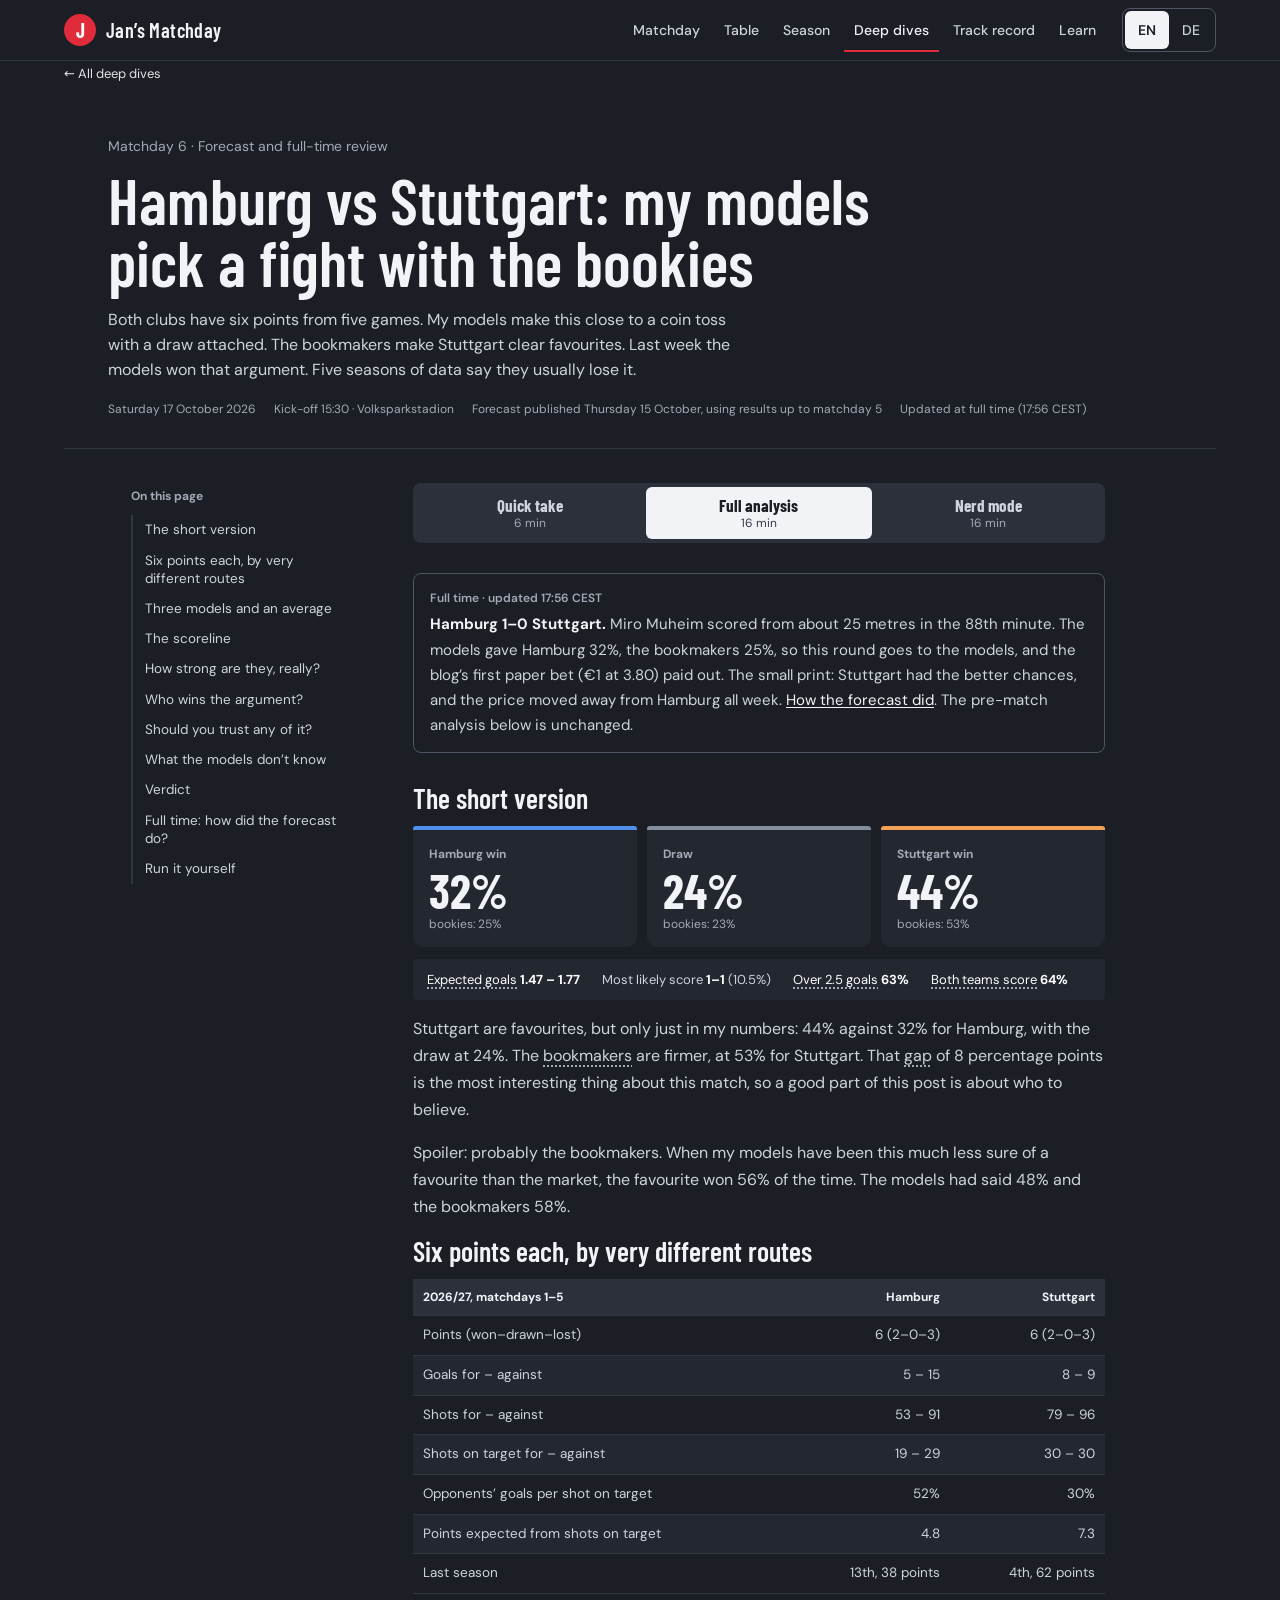
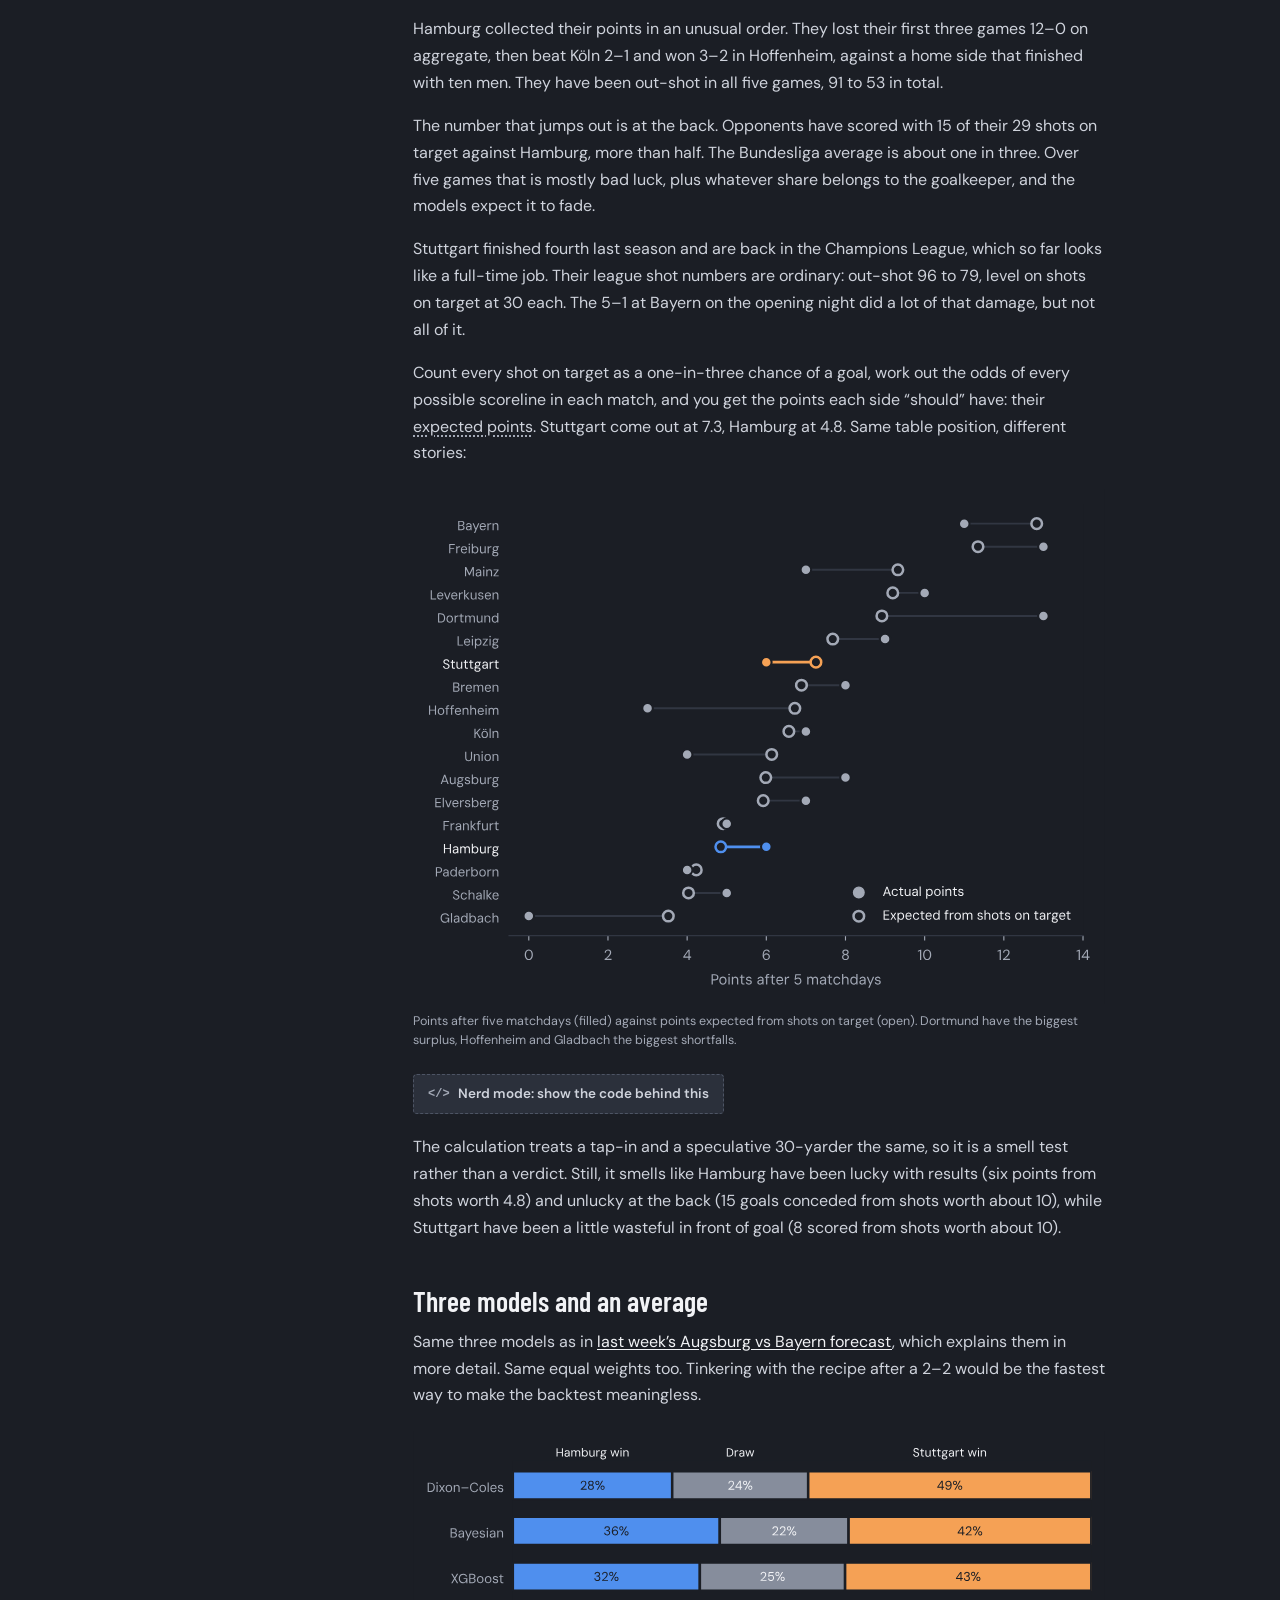
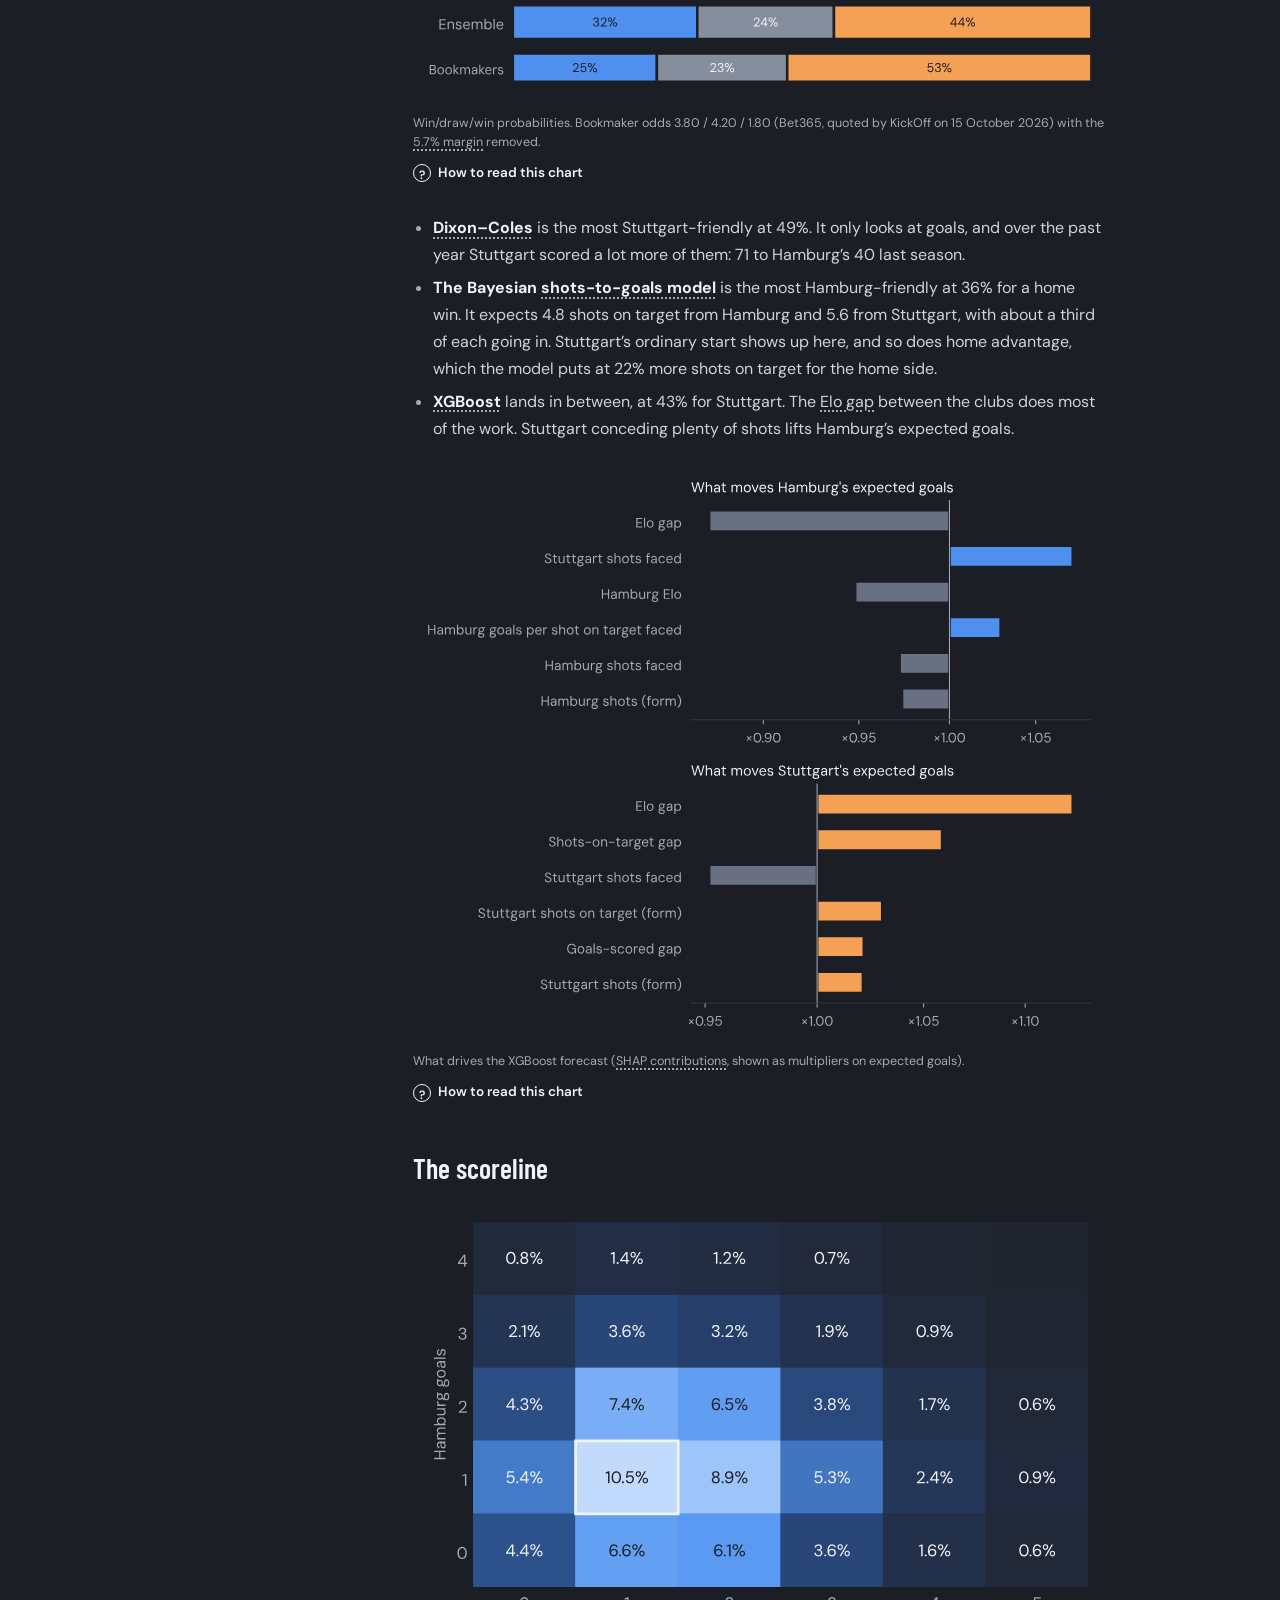
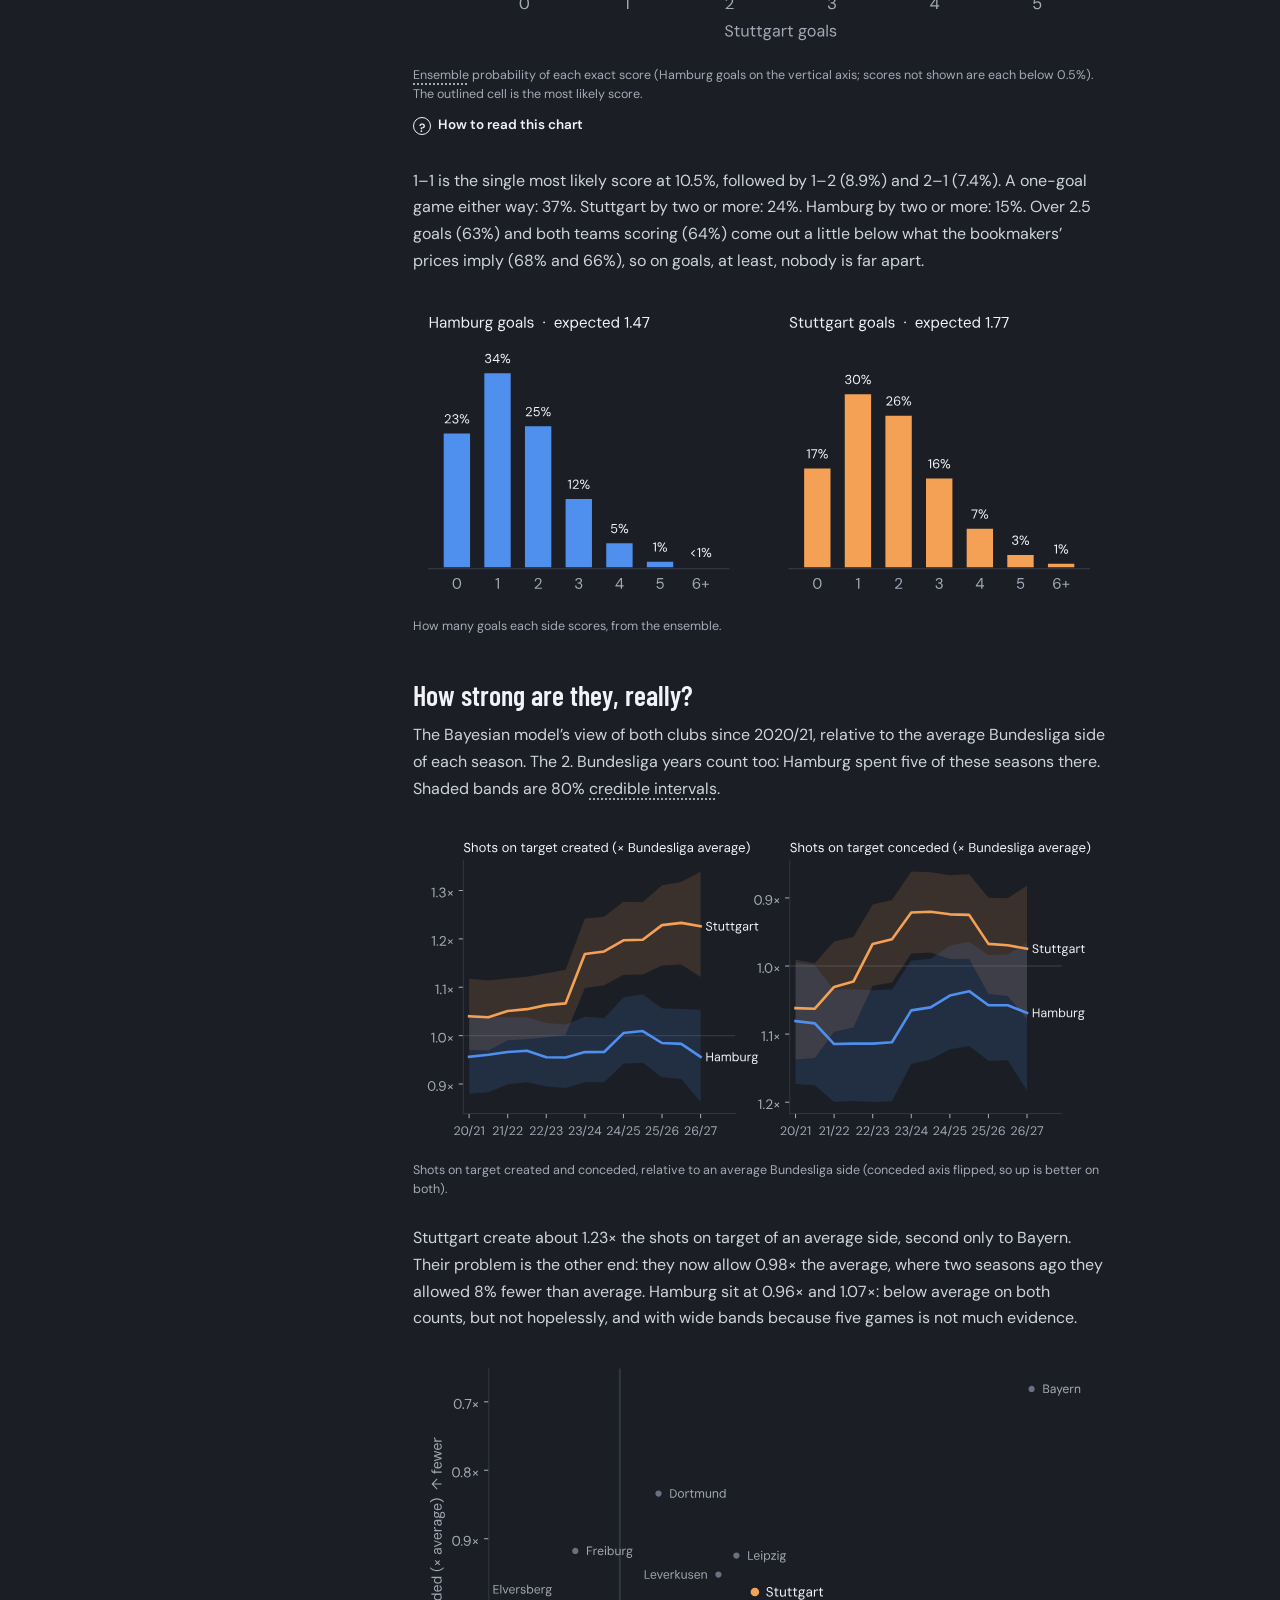
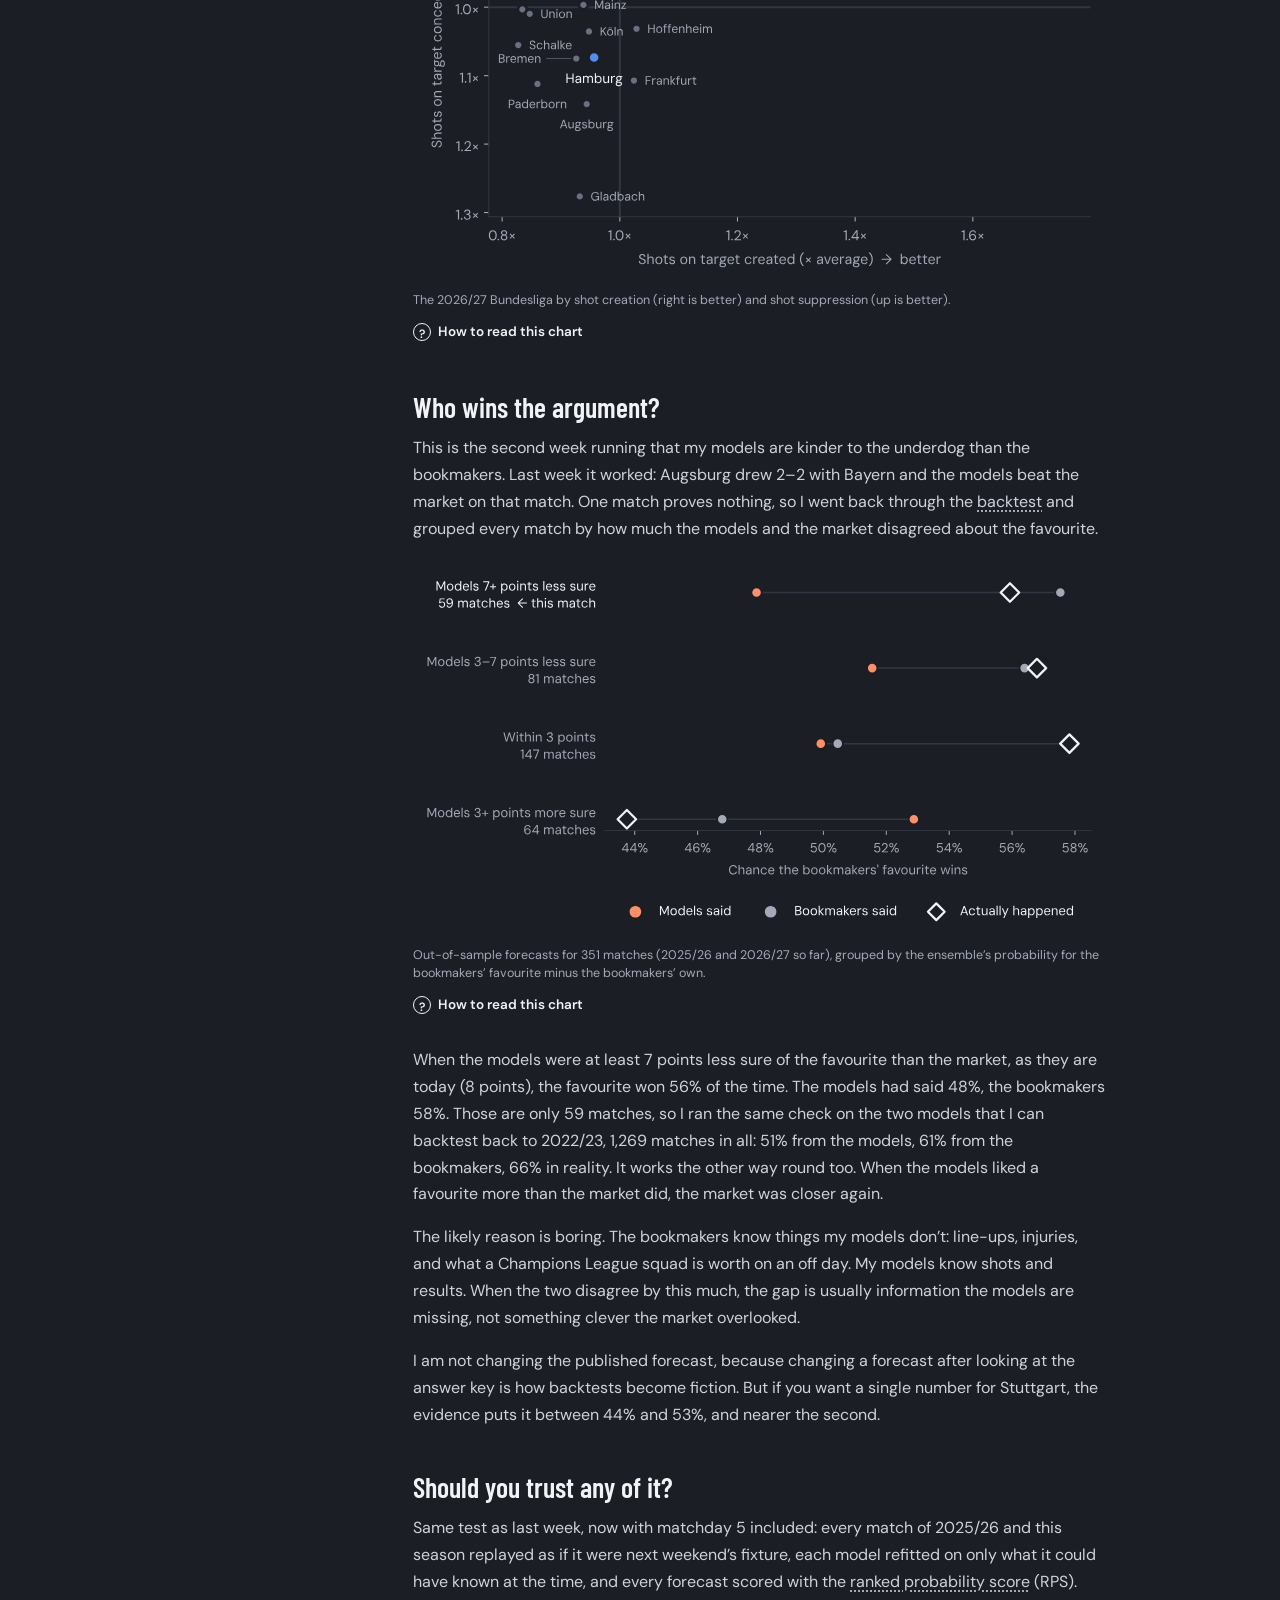
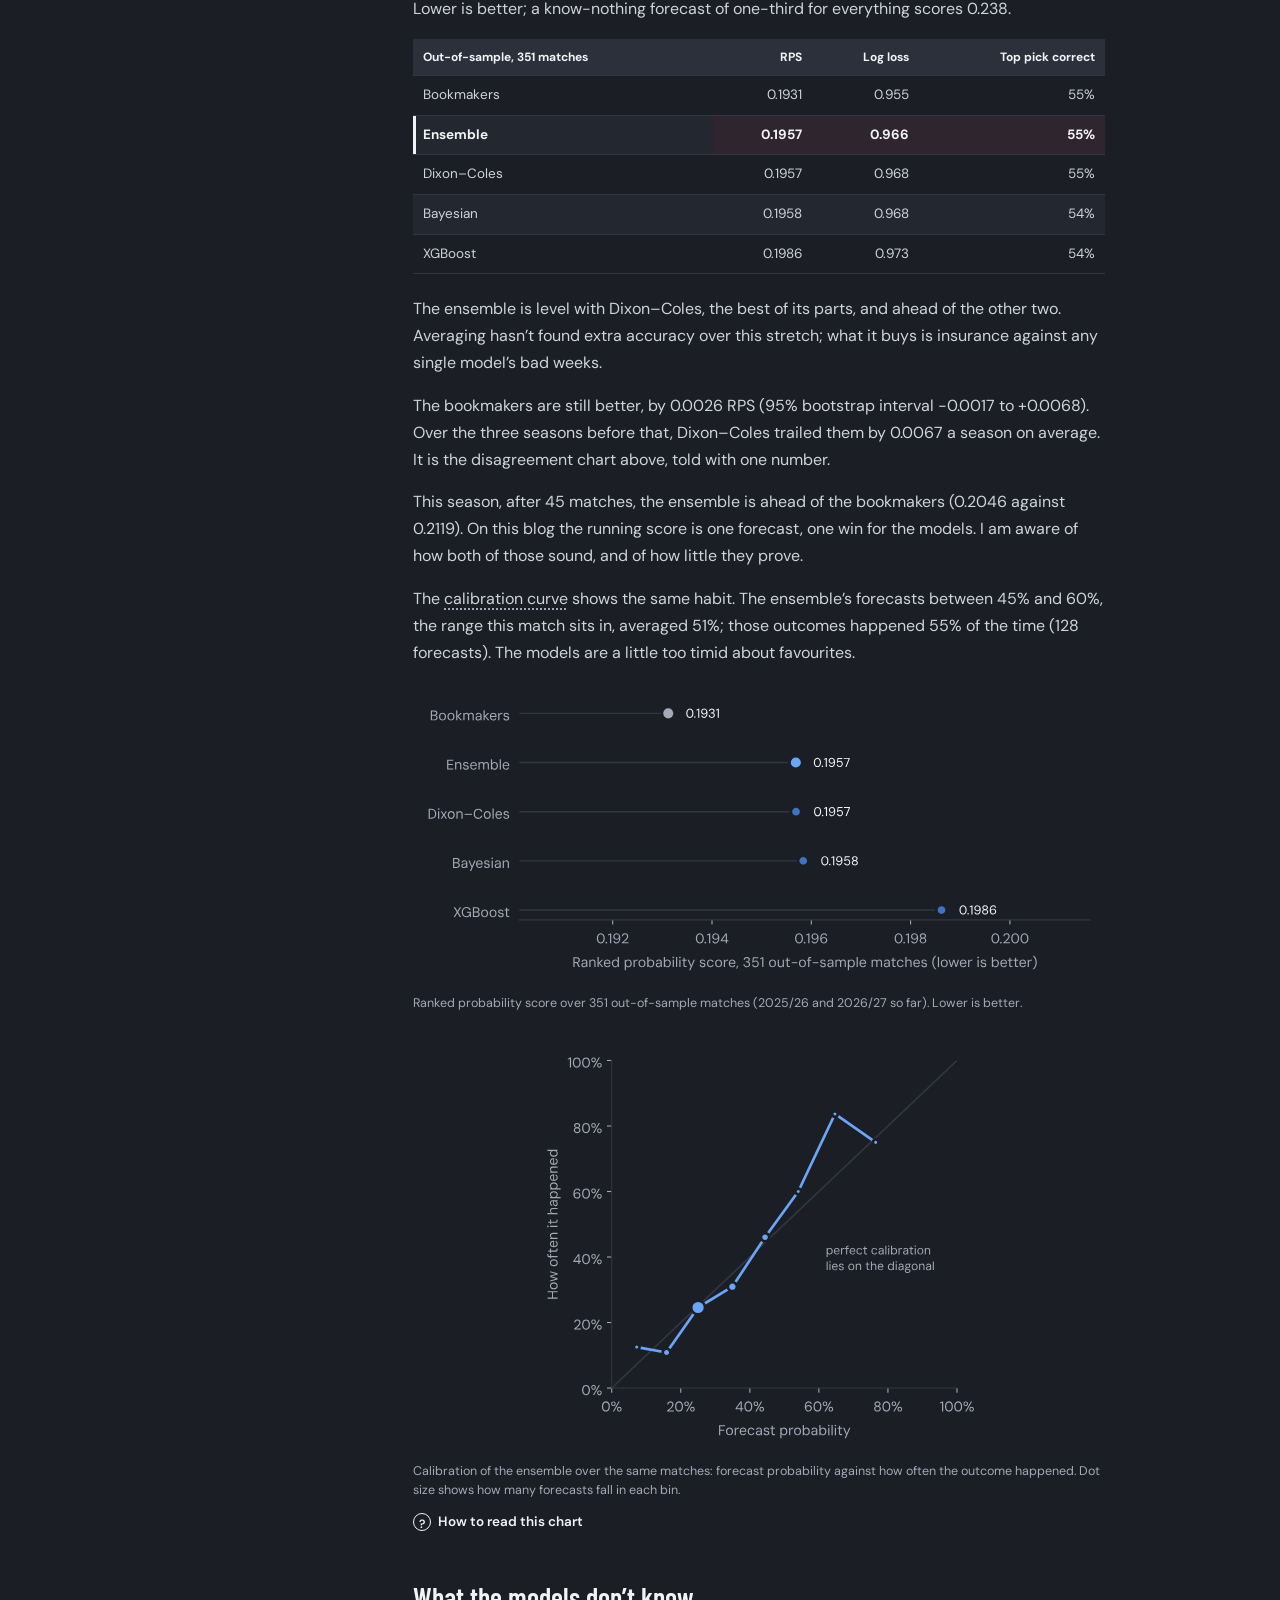
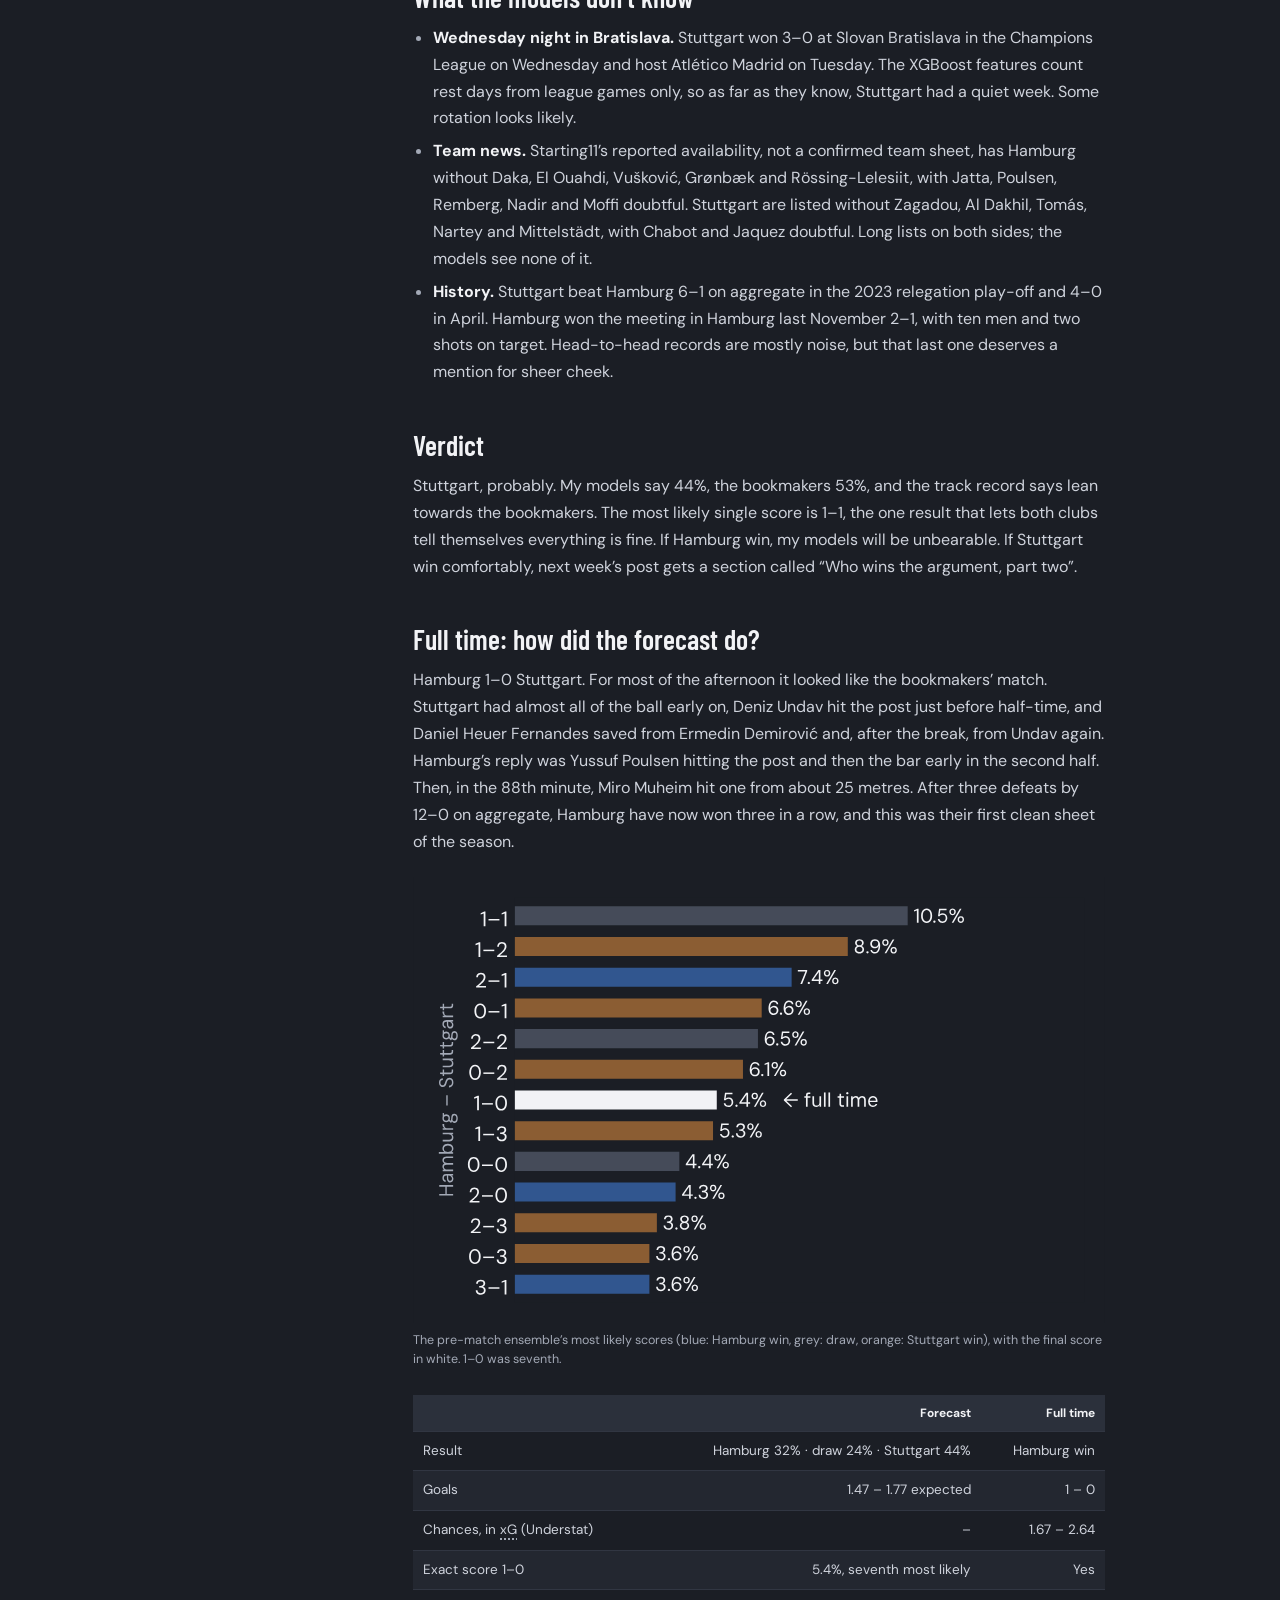
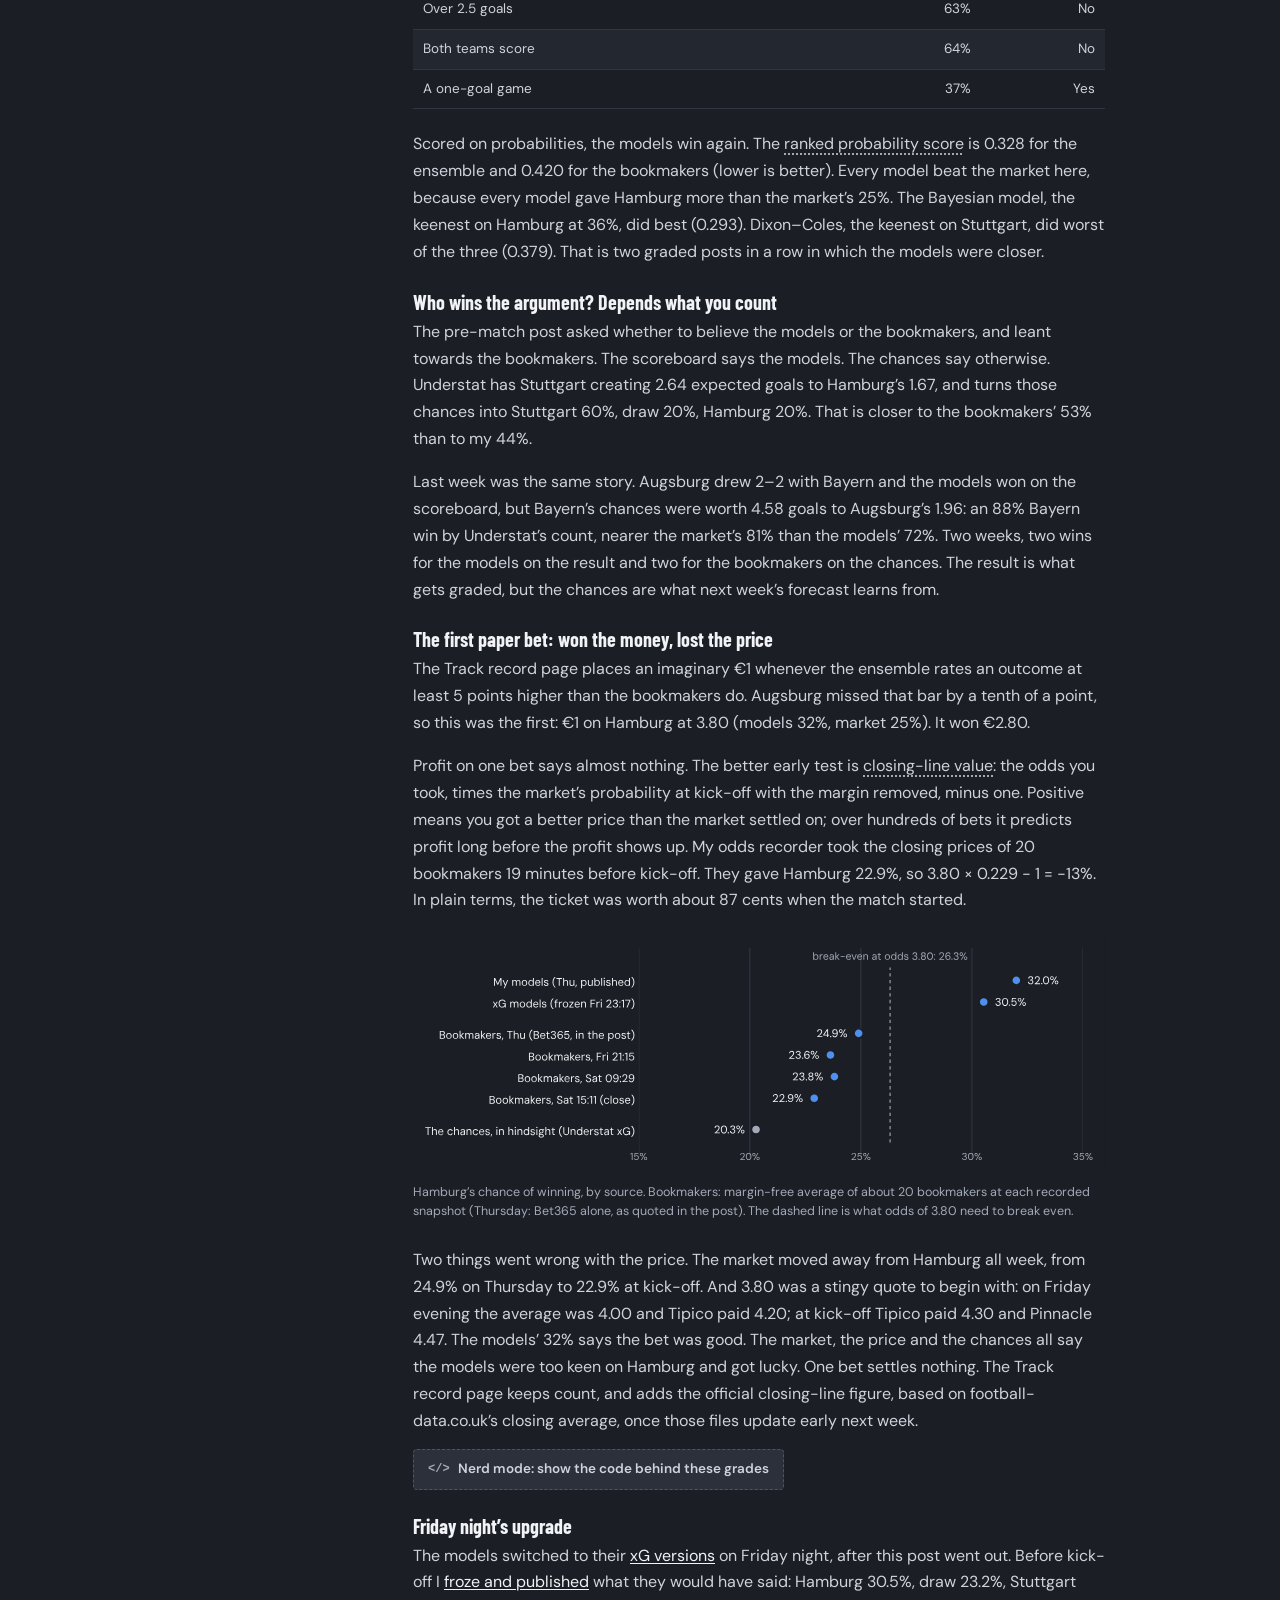
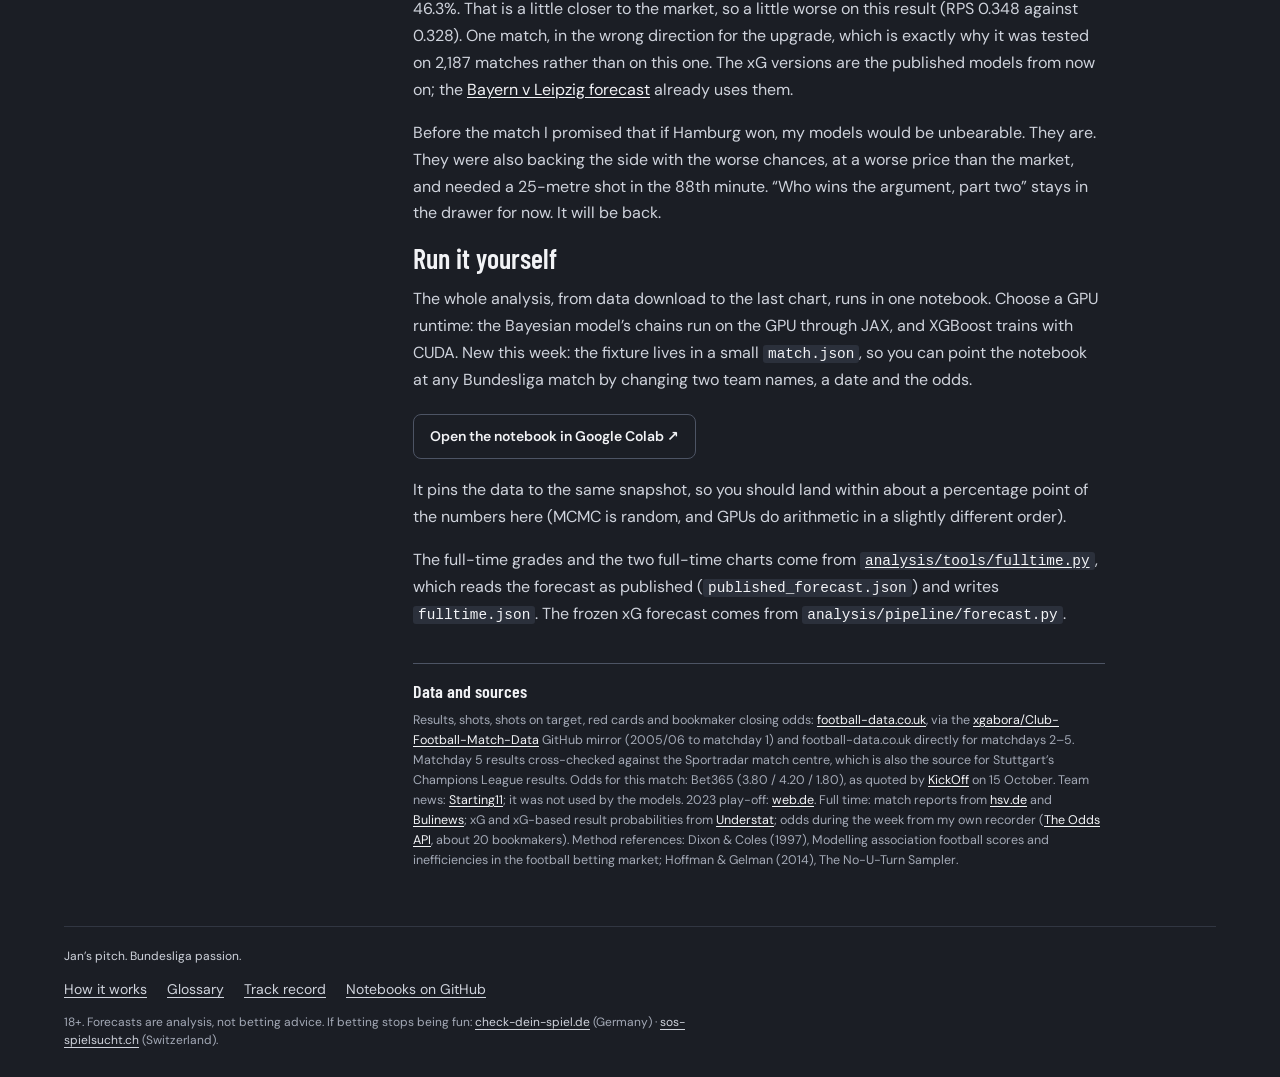
<file: analysis/2026-27-md6-hamburg-stuttgart/index.html>
<!doctype html>
<html lang="en">
  <head>
    <meta charset="utf-8">
    <meta name="viewport" content="width=device-width, initial-scale=1, viewport-fit=cover">
    <meta name="theme-color" content="#1b1e25">
    <meta name="description" content="Pre-match forecast for Hamburger SV vs VfB Stuttgart, Bundesliga matchday 6 2026/27: three models against the bookmakers, and who has been right when they disagree." data-i18n-attrs="content:analysis.metaMd6">
    <title data-i18n="analysis.pageTitleMd6">Hamburg vs Stuttgart: the forecast — Jan’s Matchday</title>
    <link rel="canonical" href="https://jhvl88.github.io/matchday/analysis/2026-27-md6-hamburg-stuttgart/">
    <link rel="alternate" hreflang="en" href="https://jhvl88.github.io/matchday/analysis/2026-27-md6-hamburg-stuttgart/?lang=en">
    <link rel="alternate" hreflang="de" href="https://jhvl88.github.io/matchday/analysis/2026-27-md6-hamburg-stuttgart/?lang=de">
    <link rel="alternate" hreflang="x-default" href="https://jhvl88.github.io/matchday/analysis/2026-27-md6-hamburg-stuttgart/">
    <meta property="og:type" content="article">
    <meta property="og:site_name" content="Jan’s Matchday">
    <meta property="og:title" content="Hamburg vs Stuttgart: my models pick a fight with the bookies">
    <meta property="og:description" content="Six points each, very different underlying numbers, a check of who has been right when the models and the market disagree, and how it ended at 1–0.">
    <meta property="og:url" content="https://jhvl88.github.io/matchday/analysis/2026-27-md6-hamburg-stuttgart/">
    <meta property="og:image" content="https://jhvl88.github.io/matchday/analysis/2026-27-md6-hamburg-stuttgart/share.jpg">
    <meta property="og:image:width" content="1200">
    <meta property="og:image:height" content="630">
    <meta property="og:image:alt" content="Matchday 6 · Pre-match forecast: Hamburger SV v VfB Stuttgart. Models: 32% home win, 24% draw, 44% away win.">
    <meta property="og:locale" content="en_GB">
    <meta property="og:locale:alternate" content="de_DE">
    <meta name="twitter:card" content="summary_large_image">
    <meta name="twitter:title" content="Hamburg vs Stuttgart: my models pick a fight with the bookies">
    <meta name="twitter:description" content="Six points each, very different underlying numbers, a check of who has been right when the models and the market disagree, and how it ended at 1–0.">
    <meta name="twitter:image" content="https://jhvl88.github.io/matchday/analysis/2026-27-md6-hamburg-stuttgart/share.jpg">
    <link rel="apple-touch-icon" href="../../assets/apple-touch-icon.png">
    <link rel="manifest" href="../../manifest.webmanifest">
    <link rel="preload" href="../../assets/fonts/dm-sans-latin-400-normal.woff2" as="font" type="font/woff2" crossorigin>
    <link rel="preload" href="../../assets/fonts/barlow-condensed-latin-700-normal.woff2" as="font" type="font/woff2" crossorigin>
    <link rel="stylesheet" href="../../styles.css?v=12">
    <link rel="stylesheet" href="../analysis.css?v=5">
    <script src="../../i18n.js?v=17" defer></script>
    <script src="../../glossary.js?v=17" defer></script>
    <script src="../../explain.js?v=10" defer></script>
  </head>
  <body class="article">
    <a class="skip-link" href="#article" data-i18n="nav.skipArticle">Skip to the article</a>
    <header class="topbar">
      <div class="app-shell topbar-inner">
        <a class="brand" href="../../" aria-label="Jan’s Matchday home" data-i18n-attrs="aria-label:brand.home">
          <span class="brand-mark" aria-hidden="true">J</span>
          <span class="brand-name">Jan’s Matchday</span>
        </a>
        <nav class="top-nav" aria-label="Sections" data-i18n-attrs="aria-label:nav.label">
          <a href="../../#matchday" data-i18n="nav.matchday">Matchday</a>
          <a href="../../#table" data-i18n="nav.table">Table</a>
          <a href="../../season/" data-i18n="nav.season">Season</a>
          <a href="../../#analysis" aria-current="page" data-i18n="nav.dives">Deep dives</a>
          <a href="../../record/" data-i18n="nav.record">Track record</a>
          <a href="../../learn/" data-i18n="nav.learn">Learn</a>
        </nav>
        <div class="segmented lang-switch" role="group" aria-label="Language" data-i18n-attrs="aria-label:lang.label">
          <button type="button" data-lang="en" lang="en" title="English" aria-pressed="true">EN</button>
          <button type="button" data-lang="de" lang="de" title="Deutsch" aria-pressed="false">DE</button>
        </div>
      </div>
    </header>

    <div class="app-shell">
      <main>
        <a class="back-link" href="../../#analysis" data-i18n="analysis.back">← All deep dives</a>
        <!-- One copy of the article per language; i18n.js shows the one that matches the switch. -->
        <div id="article">
        <article class="post" lang="en" data-lang-only="en">
          <header class="post-hero">
            <p class="eyebrow">Matchday 6 · Forecast and full-time review</p>
            <h1>Hamburg vs Stuttgart: my models pick a fight with the bookies<span>.</span></h1>
            <p class="post-dek">Both clubs have six points from five games. My models make this close to a coin toss with a draw attached. The bookmakers make Stuttgart clear favourites. Last week the models won that argument. Five seasons of data say they usually lose it.</p>
            <p class="post-meta">
              <span>Saturday 17 October 2026</span>
              <span>Kick-off 15:30 · Volksparkstadion</span>
              <span>Forecast published Thursday 15 October, using results up to matchday 5</span>
              <span>Updated at full time (17:56 CEST)</span>
            </p>
          </header>

          <div class="post-layout">
            <nav class="post-toc" aria-label="On this page"><p class="post-toc-title">On this page</p><ol class="post-toc-list"></ol></nav>
            <div class="post-body">
              <div class="depth-switch" role="group" aria-label="Reading depth">
                <button type="button" class="depth-button" data-depth="quick" aria-pressed="false"><span class="depth-name">Quick take</span><span class="depth-time">2 min</span></button>
                <button type="button" class="depth-button" data-depth="full" aria-pressed="true"><span class="depth-name">Full analysis</span><span class="depth-time">14 min</span></button>
                <button type="button" class="depth-button" data-depth="nerd" aria-pressed="false"><span class="depth-name">Nerd mode</span><span class="depth-time">14 min</span></button>
              </div>
            <aside class="update-box"><p class="update-label">Full time · updated 17:56 CEST</p><p><strong>Hamburg 1–0 Stuttgart.</strong> Miro Muheim scored from about 25 metres in the 88th minute. The models gave Hamburg 32%, the bookmakers 25%, so this round goes to the models, and the blog’s first paper bet (€1 at 3.80) paid out. The small print: Stuttgart had the better chances, and the price moved away from Hamburg all week. <a href="#full-time">How the forecast did</a>. The pre-match analysis below is unchanged.</p></aside>
            <h2 id="the-short-version">The short version</h2>
            <div class="verdict" role="list">
              <div class="verdict-tile tile-home" role="listitem"><span class="label">Hamburg win</span><span class="value">32%</span><span class="sub">bookies: 25%</span></div>
              <div class="verdict-tile tile-draw" role="listitem"><span class="label">Draw</span><span class="value">24%</span><span class="sub">bookies: 23%</span></div>
              <div class="verdict-tile tile-away" role="listitem"><span class="label">Stuttgart win</span><span class="value">44%</span><span class="sub">bookies: 53%</span></div>
            </div>
            <p class="verdict-strip">
              <span><button type="button" class="term" data-term="expected-goals">Expected goals</button> <b>1.47 – 1.77</b></span>
              <span>Most likely score <b>1–1</b> (10.5%)</span>
              <span><button type="button" class="term" data-term="over-25">Over 2.5 goals</button> <b>63%</b></span>
              <span><button type="button" class="term" data-term="btts">Both teams score</button> <b>64%</b></span>
            </p>
            <p>Stuttgart are favourites, but only just in my numbers: 44% against 32% for Hamburg, with the draw at 24%. The <button type="button" class="term" data-term="market-probability">bookmakers</button> are firmer, at 53% for Stuttgart. That <button type="button" class="term" data-term="edge">gap</button> of 8 percentage points is the most interesting thing about this match, so a good part of this post is about who to believe.</p>
            <p>Spoiler: probably the bookmakers. When my models have been this much less sure of a favourite than the market, the favourite won 56% of the time. The models had said 48% and the bookmakers 58%.</p>
            <aside class="quick-take" data-show="quick">
              <p class="quick-take-title">The three things that matter</p>
              <ol class="quick-take-list">
                <li><strong>Same points, different stories.</strong> Both clubs have six. Count their shots on target and Stuttgart “should” have 7.3, Hamburg 4.8. Opponents have scored with more than half their shots on target against Hamburg; the league norm is a third.</li>
                <li><strong>The gap is the story.</strong> My models give Stuttgart 44%, the bookmakers 53%. When the models have doubted a favourite this much before, the favourite won 56% of the time. The market was closer.</li>
                <li><strong>What the models can’t see.</strong> Stuttgart played in Bratislava on Wednesday and host Atlético on Tuesday, and both injury lists are long. Shots and results know none of that.</li>
              </ol>
              <button type="button" class="quick-take-more" data-set-depth="full" data-scroll-to="six-points-each-by-very-different-routes">Read the full analysis →</button>
            </aside>

            <div data-show="full">

            <h2 id="six-points-each-by-very-different-routes">Six points each, by very different routes</h2>
            <div class="table-scroll">
              <table class="post-table">
                <thead><tr><th>2026/27, matchdays 1–5</th><th>Hamburg</th><th>Stuttgart</th></tr></thead>
                <tbody>
                  <tr><td>Points (won–drawn–lost)</td><td>6 (2–0–3)</td><td>6 (2–0–3)</td></tr>
                  <tr><td>Goals for – against</td><td>5 – 15</td><td>8 – 9</td></tr>
                  <tr><td>Shots for – against</td><td>53 – 91</td><td>79 – 96</td></tr>
                  <tr><td>Shots on target for – against</td><td>19 – 29</td><td>30 – 30</td></tr>
                  <tr><td>Opponents’ goals per shot on target</td><td>52%</td><td>30%</td></tr>
                  <tr><td>Points expected from shots on target</td><td>4.8</td><td>7.3</td></tr>
                  <tr><td>Last season</td><td>13th, 38 points</td><td>4th, 62 points</td></tr>
                </tbody>
              </table>
            </div>
            <p>Hamburg collected their points in an unusual order. They lost their first three games 12–0 on aggregate, then beat Köln 2–1 and won 3–2 in Hoffenheim, against a home side that finished with ten men. They have been out-shot in all five games, 91 to 53 in total.</p>
            <p>The number that jumps out is at the back. Opponents have scored with 15 of their 29 shots on target against Hamburg, more than half. The Bundesliga average is about one in three. Over five games that is mostly bad luck, plus whatever share belongs to the goalkeeper, and the models expect it to fade.</p>
            <p>Stuttgart finished fourth last season and are back in the Champions League, which so far looks like a full-time job. Their league shot numbers are ordinary: out-shot 96 to 79, level on shots on target at 30 each. The 5–1 at Bayern on the opening night did a lot of that damage, but not all of it.</p>
            <p>Count every shot on target as a one-in-three chance of a goal, work out the odds of every possible scoreline in each match, and you get the points each side “should” have: their <button type="button" class="term" data-term="expected-points">expected points</button>. Stuttgart come out at 7.3, Hamburg at 4.8. Same table position, different stories:</p>
            <figure class="post-figure">
              <img src="figs/fig6_xpts.svg" width="664" height="494" alt="Dot plot of actual points against shot-based expected points for all 18 clubs. Stuttgart have 6 points but 7.3 expected; Hamburg have 6 but 4.8 expected." loading="lazy">
              <figcaption>Points after five matchdays (filled) against points expected from shots on target (open). Dortmund have the biggest surplus, Hoffenheim and Gladbach the biggest shortfalls.</figcaption>
            </figure>
            <p class="depth-peek" data-show="full-only"><button type="button" data-set-depth="nerd">Nerd mode: show the code behind this</button></p>
            <div data-show="nerd">
            <p>The whole calculation fits in a few lines:</p>
<pre><code>CONV = 0.335   <span class="c"># Bundesliga goals per shot on target, 2023/24 to now</span>

def xpts(sot_for, sot_against):
    a = binom.pmf(np.arange(sot_for + 1), sot_for, CONV)          <span class="c"># P(0, 1, 2, … goals)</span>
    b = binom.pmf(np.arange(sot_against + 1), sot_against, CONV)
    M = np.outer(a, b)                                            <span class="c"># every possible scoreline</span>
    return 3 * np.tril(M, -1).sum() + np.trace(M)                 <span class="c"># 3 × P(win) + 1 × P(draw)</span></code></pre>
            </div>
            <p>The calculation treats a tap-in and a speculative 30-yarder the same, so it is a smell test rather than a verdict. Still, it smells like Hamburg have been lucky with results (six points from shots worth 4.8) and unlucky at the back (15 goals conceded from shots worth about 10), while Stuttgart have been a little wasteful in front of goal (8 scored from shots worth about 10).</p>

            <h2 id="three-models-and-an-average">Three models and an average</h2>
            <p>Same three models as in <a href="../2026-27-md5-augsburg-bayern/">last week’s Augsburg vs Bayern forecast</a>, which explains them in more detail. Same equal weights too. Tinkering with the recipe after a 2–2 would be the fastest way to make the backtest meaningless.</p>
            <figure class="post-figure">
              <img src="figs/fig1_forecast.svg" width="730" height="290" alt="Stacked bars of win, draw and loss probabilities for each model, the ensemble and the bookmakers. The models give Stuttgart 42% to 49%; the bookmakers 53%." loading="lazy">
              <figcaption>Win/draw/win probabilities. Bookmaker odds 3.80 / 4.20 / 1.80 (Bet365, quoted by KickOff on 15 October 2026) with the <button type="button" class="term" data-term="margin">5.7% margin</button> removed.</figcaption>
            <details class="howto"><summary>How to read this chart</summary><p>Each row is one forecaster and adds up to 100%: blue for a Hamburg win, grey for the draw, orange for Stuttgart. Compare the Ensemble row, my published forecast, with the Bookmakers row under it.</p></details></figure>
            <ul>
              <li><strong><button type="button" class="term" data-term="dixon-coles">Dixon–Coles</button></strong> is the most Stuttgart-friendly at 49%. It only looks at goals, and over the past year Stuttgart scored a lot more of them: 71 to Hamburg’s 40 last season.</li>
              <li><strong>The Bayesian <button type="button" class="term" data-term="bayesian-model">shots-to-goals model</button></strong> is the most Hamburg-friendly at 36% for a home win. It expects 4.8 shots on target from Hamburg and 5.6 from Stuttgart, with about a third of each going in. Stuttgart’s ordinary start shows up here, and so does home advantage, which the model puts at 22% more shots on target for the home side.</li>
              <li><strong><button type="button" class="term" data-term="xgboost">XGBoost</button></strong> lands in between, at 43% for Stuttgart. The <button type="button" class="term" data-term="elo">Elo gap</button> between the clubs does most of the work. Stuttgart conceding plenty of shots lifts Hamburg’s expected goals.</li>
            </ul>
            <figure class="post-figure">
              <img src="figs/fig9_xgb_drivers.svg" width="709" height="594" alt="Bar charts of the features that move XGBoost's expected goals. The Elo gap lowers Hamburg's expectation and raises Stuttgart's the most." loading="lazy">
              <figcaption>What drives the XGBoost forecast (<button type="button" class="term" data-term="shap">SHAP contributions</button>, shown as multipliers on expected goals).</figcaption>
            <details class="howto"><summary>How to read this chart</summary><p>Coloured bars to the right pushed that side’s expected goals up; grey bars to the left pulled them down. ×1.05 means 5% more goals than the model would otherwise expect.</p></details></figure>

            <h2 id="the-scoreline">The scoreline</h2>
            <figure class="post-figure">
              <img src="figs/fig2_scorelines.svg" width="602" height="394" alt="Heatmap of scoreline probabilities. 1-1 is the most likely at 10.5%, then 1-2 and 2-1." loading="lazy">
              <figcaption><button type="button" class="term" data-term="ensemble">Ensemble</button> probability of each exact score (Hamburg goals on the vertical axis; scores not shown are each below 0.5%). The outlined cell is the most likely score.</figcaption>
            <details class="howto"><summary>How to read this chart</summary><p>Hamburg’s goals run up the side, Stuttgart’s along the bottom, and lighter cells are likelier. The diagonal (0–0, 1–1, 2–2 …) holds the draws; above it Hamburg win, below it Stuttgart win.</p></details></figure>
            <p>1–1 is the single most likely score at 10.5%, followed by 1–2 (8.9%) and 2–1 (7.4%). A one-goal game either way: 37%. Stuttgart by two or more: 24%. Hamburg by two or more: 15%. Over 2.5 goals (63%) and both teams scoring (64%) come out a little below what the bookmakers’ prices imply (68% and 66%), so on goals, at least, nobody is far apart.</p>
            <figure class="post-figure">
              <img src="figs/fig3_goals.svg" width="639" height="288" alt="Bar charts of goals per team. Both sides most likely score once." loading="lazy">
              <figcaption>How many goals each side scores, from the ensemble.</figcaption>
            </figure>

            <h2 id="how-strong-are-they-really">How strong are they, really?</h2>
            <p>The Bayesian model’s view of both clubs since 2020/21, relative to the average Bundesliga side of each season. The 2. Bundesliga years count too: Hamburg spent five of these seasons there. Shaded bands are 80% <button type="button" class="term" data-term="credible-interval">credible intervals</button>.</p>
            <figure class="post-figure">
              <img src="figs/fig4_strength.svg" width="705" height="335" alt="Line charts since 2020/21. Stuttgart create about 1.23 times the average shots on target; Hamburg about 0.96 times. Both concede close to or above average." loading="lazy">
              <figcaption>Shots on target created and conceded, relative to an average Bundesliga side (conceded axis flipped, so up is better on both).</figcaption>
            </figure>
            <p>Stuttgart create about 1.23× the shots on target of an average side, second only to Bayern. Their problem is the other end: they now allow 0.98× the average, where two seasons ago they allowed 8% fewer than average. Hamburg sit at 0.96× and 1.07×: below average on both counts, but not hopelessly, and with wide bands because five games is not much evidence.</p>
            <figure class="post-figure">
              <img src="figs/fig5_league_map.svg" width="685" height="523" alt="Scatter of all 18 Bundesliga clubs by shots on target created and conceded. Stuttgart are near the top right group; Hamburg are below average on both axes." loading="lazy">
              <figcaption>The 2026/27 Bundesliga by shot creation (right is better) and shot suppression (up is better).</figcaption>
            <details class="howto"><summary>How to read this chart</summary><p>Each dot is a club. Further right means more shots on target created than an average side, higher up means fewer conceded. Top right is where you want to live.</p></details></figure>

            <h2 id="who-wins-the-argument">Who wins the argument?</h2>
            <p>This is the second week running that my models are kinder to the underdog than the bookmakers. Last week it worked: Augsburg drew 2–2 with Bayern and the models beat the market on that match. One match proves nothing, so I went back through the <button type="button" class="term" data-term="backtest">backtest</button> and grouped every match by how much the models and the market disagreed about the favourite.</p>
            <figure class="post-figure">
              <img src="figs/fig10_disagreement.svg" width="740" height="399" alt="Dot plot. When the models were 7 or more points less sure of the favourite than the bookmakers, the favourite won 56% of the time; the models had said 48%, the bookmakers 58%." loading="lazy">
              <figcaption>Out-of-sample forecasts for 351 matches (2025/26 and 2026/27 so far), grouped by the ensemble’s probability for the bookmakers’ favourite minus the bookmakers’ own.</figcaption>
            <details class="howto"><summary>How to read this chart</summary><p>Each row is a group of past matches, sorted by how much the models doubted the bookmakers’ favourite. Orange dot: what the models said. Grey dot: the bookmakers. Diamond: what happened. Whichever dot sits nearer the diamond was closer to the truth.</p></details></figure>
            <p>When the models were at least 7 points less sure of the favourite than the market, as they are today (8 points), the favourite won 56% of the time. The models had said 48%, the bookmakers 58%. Those are only 59 matches, so I ran the same check on the two models that I can backtest back to 2022/23, 1,269 matches in all: 51% from the models, 61% from the bookmakers, 66% in reality. It works the other way round too. When the models liked a favourite more than the market did, the market was closer again.</p>
            <p>The likely reason is boring. The bookmakers know things my models don’t: line-ups, injuries, and what a Champions League squad is worth on an off day. My models know shots and results. When the two disagree by this much, the gap is usually information the models are missing, not something clever the market overlooked.</p>
            <p>I am not changing the published forecast, because changing a forecast after looking at the answer key is how backtests become fiction. But if you want a single number for Stuttgart, the evidence puts it between 44% and 53%, and nearer the second.</p>

            <h2 id="should-you-trust-any-of-it">Should you trust any of it?</h2>
            <p>Same test as last week, now with matchday 5 included: every match of 2025/26 and this season replayed as if it were next weekend’s fixture, each model refitted on only what it could have known at the time, and every forecast scored with the <button type="button" class="term" data-term="rps">ranked probability score</button> (RPS). Lower is better; a know-nothing forecast of one-third for everything scores 0.238.</p>
            <div class="table-scroll"><table class="post-table wide"><thead><tr><th>Out-of-sample, 351 matches</th><th>RPS</th><th>Log loss</th><th>Top pick correct</th></tr></thead><tbody><tr><td>Bookmakers</td><td>0.1931</td><td>0.955</td><td>55%</td></tr><tr class="is-key"><td>Ensemble</td><td>0.1957</td><td>0.966</td><td>55%</td></tr><tr><td>Dixon–Coles</td><td>0.1957</td><td>0.968</td><td>55%</td></tr><tr><td>Bayesian</td><td>0.1958</td><td>0.968</td><td>54%</td></tr><tr><td>XGBoost</td><td>0.1986</td><td>0.973</td><td>54%</td></tr></tbody></table></div>
            <p>The ensemble is level with Dixon–Coles, the best of its parts, and ahead of the other two. Averaging hasn’t found extra accuracy over this stretch; what it buys is insurance against any single model’s bad weeks.</p>
            <p>The bookmakers are still better, by 0.0026 RPS (95% bootstrap interval −0.0017 to +0.0068). Over the three seasons before that, Dixon–Coles trailed them by 0.0067 a season on average. It is the disagreement chart above, told with one number.</p>
            <p>This season, after 45 matches, the ensemble is ahead of the bookmakers (0.2046 against 0.2119). On this blog the running score is one forecast, one win for the models. I am aware of how both of those sound, and of how little they prove.</p>
            <p>The <button type="button" class="term" data-term="calibration">calibration curve</button> shows the same habit. The ensemble’s forecasts between 45% and 60%, the range this match sits in, averaged 51%; those outcomes happened 55% of the time (128 forecasts). The models are a little too timid about favourites.</p>
            <figure class="post-figure">
              <img src="figs/fig7_backtest.svg" width="685" height="294" alt="Dot plot of ranked probability scores: bookmakers lowest, then the ensemble and Dixon-Coles, then the Bayesian model and XGBoost." loading="lazy">
              <figcaption>Ranked probability score over 351 out-of-sample matches (2025/26 and 2026/27 so far). Lower is better.</figcaption>
            </figure>
            <figure class="post-figure narrow">
              <img src="figs/fig8_calibration.svg" width="456" height="412" alt="Calibration curve close to the diagonal, running above it for forecasts over 50%." loading="lazy">
              <figcaption>Calibration of the ensemble over the same matches: forecast probability against how often the outcome happened. Dot size shows how many forecasts fall in each bin.</figcaption>
            <details class="howto"><summary>How to read this chart</summary><p>Each dot groups forecasts with similar probabilities. On the diagonal, forecasts meant what they said. Above it, things happened more often than forecast, so the models were too timid.</p></details></figure>

            <h2 id="what-the-models-dont-know">What the models don’t know</h2>
            <ul>
              <li><strong>Wednesday night in Bratislava.</strong> Stuttgart won 3–0 at Slovan Bratislava in the Champions League on Wednesday and host Atlético Madrid on Tuesday. The XGBoost features count rest days from league games only, so as far as they know, Stuttgart had a quiet week. Some rotation looks likely.</li>
              <li><strong>Team news.</strong> Starting11’s reported availability, not a confirmed team sheet, has Hamburg without Daka, El Ouahdi, Vušković, Grønbæk and Rössing-Lelesiit, with Jatta, Poulsen, Remberg, Nadir and Moffi doubtful. Stuttgart are listed without Zagadou, Al Dakhil, Tomás, Nartey and Mittelstädt, with Chabot and Jaquez doubtful. Long lists on both sides; the models see none of it.</li>
              <li><strong>History.</strong> Stuttgart beat Hamburg 6–1 on aggregate in the 2023 relegation play-off and 4–0 in April. Hamburg won the meeting in Hamburg last November 2–1, with ten men and two shots on target. Head-to-head records are mostly noise, but that last one deserves a mention for sheer cheek.</li>
            </ul>
            </div>

            <h2 id="verdict">Verdict</h2>
            <p>Stuttgart, probably. My models say 44%, the bookmakers 53%, and the track record says lean towards the bookmakers. The most likely single score is 1–1, the one result that lets both clubs tell themselves everything is fine. If Hamburg win, my models will be unbearable. If Stuttgart win comfortably, next week’s post gets a section called “Who wins the argument, part two”.</p>

            <h2 id="full-time">Full time: how did the forecast do?</h2>
            <p>Hamburg 1–0 Stuttgart. For most of the afternoon it looked like the bookmakers’ match. Stuttgart had almost all of the ball early on, Deniz Undav hit the post just before half-time, and Daniel Heuer Fernandes saved from Ermedin Demirović and, after the break, from Undav again. Hamburg’s reply was Yussuf Poulsen hitting the post and then the bar early in the second half. Then, in the 88th minute, Miro Muheim hit one from about 25 metres. After three defeats by 12–0 on aggregate, Hamburg have now won three in a row, and this was their first clean sheet of the season.</p>
            <figure class="post-figure"><img src="figs/fig11_fulltime.svg" width="488" height="314" alt="The thirteen most likely scores in the pre-match forecast, coloured by result. 1-0 is seventh at 5.4%." loading="lazy"><figcaption>The pre-match ensemble’s most likely scores (blue: Hamburg win, grey: draw, orange: Stuttgart win), with the final score in white. 1–0 was seventh.</figcaption></figure>
            <div class="table-scroll"><table class="post-table"><thead><tr><th></th><th>Forecast</th><th>Full time</th></tr></thead><tbody><tr><td>Result</td><td>Hamburg 32% · draw 24% · Stuttgart 44%</td><td>Hamburg win</td></tr><tr><td>Goals</td><td>1.47 – 1.77 expected</td><td>1 – 0</td></tr><tr><td>Chances, in <button type="button" class="term" data-term="xg">xG</button> (Understat)</td><td>–</td><td>1.67 – 2.64</td></tr><tr><td>Exact score 1–0</td><td>5.4%, seventh most likely</td><td>Yes</td></tr><tr><td>Over 2.5 goals</td><td>63%</td><td>No</td></tr><tr><td>Both teams score</td><td>64%</td><td>No</td></tr><tr><td>A one-goal game</td><td>37%</td><td>Yes</td></tr></tbody></table></div>
            <p>Scored on probabilities, the models win again. The <button type="button" class="term" data-term="rps">ranked probability score</button> is 0.328 for the ensemble and 0.420 for the bookmakers (lower is better). Every model beat the market here, because every model gave Hamburg more than the market’s 25%. The Bayesian model, the keenest on Hamburg at 36%, did best (0.293). Dixon–Coles, the keenest on Stuttgart, did worst of the three (0.379). That is two graded posts in a row in which the models were closer.</p>

            <h3>Who wins the argument? Depends what you count</h3>
            <p>The pre-match post asked whether to believe the models or the bookmakers, and leant towards the bookmakers. The scoreboard says the models. The chances say otherwise. Understat has Stuttgart creating 2.64 expected goals to Hamburg’s 1.67, and turns those chances into Stuttgart 60%, draw 20%, Hamburg 20%. That is closer to the bookmakers’ 53% than to my 44%.</p>
            <p>Last week was the same story. Augsburg drew 2–2 with Bayern and the models won on the scoreboard, but Bayern’s chances were worth 4.58 goals to Augsburg’s 1.96: an 88% Bayern win by Understat’s count, nearer the market’s 81% than the models’ 72%. Two weeks, two wins for the models on the result and two for the bookmakers on the chances. The result is what gets graded, but the chances are what next week’s forecast learns from.</p>

            <h3>The first paper bet: won the money, lost the price</h3>
            <p>The Track record page places an imaginary €1 whenever the ensemble rates an outcome at least 5 points higher than the bookmakers do. Augsburg missed that bar by a tenth of a point, so this was the first: €1 on Hamburg at 3.80 (models 32%, market 25%). It won €2.80.</p>
            <p>Profit on one bet says almost nothing. The better early test is <button type="button" class="term" data-term="clv">closing-line value</button>: the odds you took, times the market’s probability at kick-off with the margin removed, minus one. Positive means you got a better price than the market settled on; over hundreds of bets it predicts profit long before the profit shows up. My odds recorder took the closing prices of 20 bookmakers 19 minutes before kick-off. They gave Hamburg 22.9%, so 3.80 × 0.229 − 1 = −13%. In plain terms, the ticket was worth about 87 cents when the match started.</p>
            <figure class="post-figure"><img src="figs/fig12_views.svg" width="835" height="288" alt="Dot plot of Hamburg's win probability by source. Models 32.0% and 30.5%; bookmakers 24.9% on Thursday falling to 22.9% at kick-off; Understat's xG after the match 20.3%. The break-even for odds of 3.80 is 26.3%." loading="lazy"><figcaption>Hamburg’s chance of winning, by source. Bookmakers: margin-free average of about 20 bookmakers at each recorded snapshot (Thursday: Bet365 alone, as quoted in the post). The dashed line is what odds of 3.80 need to break even.</figcaption></figure>
            <p>Two things went wrong with the price. The market moved away from Hamburg all week, from 24.9% on Thursday to 22.9% at kick-off. And 3.80 was a stingy quote to begin with: on Friday evening the average was 4.00 and Tipico paid 4.20; at kick-off Tipico paid 4.30 and Pinnacle 4.47. The models’ 32% says the bet was good. The market, the price and the chances all say the models were too keen on Hamburg and got lucky. One bet settles nothing. The Track record page keeps count, and adds the official closing-line figure, based on football-data.co.uk’s closing average, once those files update early next week.</p>
            <p class="depth-peek" data-show="full-only"><button type="button" data-set-depth="nerd">Nerd mode: show the code behind these grades</button></p>
            <div data-show="nerd">
            <p>Both grades fit in a few lines. The full script, chart included, is <a href="https://github.com/JHvL88/matchday/blob/main/analysis/tools/fulltime.py" target="_blank" rel="noreferrer"><code>analysis/tools/fulltime.py</code></a>.</p>
<pre><code>def rps(p, outcome):                <span class="c"># p = [home, draw, away]; outcome 0, 1 or 2</span>
    cum = np.cumsum(p)[:2]
    hit = np.array([outcome == 0, outcome &lt;= 1], float)
    return ((cum - hit) ** 2).sum() / 2

rps([0.32, 0.24, 0.44], 0)          <span class="c"># models      0.328</span>
rps([0.249, 0.225, 0.526], 0)       <span class="c"># bookmakers  0.420</span>

def clv(odds_taken, closing_prob):  <span class="c"># closing_prob: margin removed</span>
    return odds_taken * closing_prob - 1

clv(3.80, 0.229)                    <span class="c"># -0.13</span></code></pre>
            </div>

            <h3>Friday night’s upgrade</h3>
            <p>The models switched to their <a href="https://github.com/JHvL88/matchday/blob/main/analysis/backtest/xg/README.md" target="_blank" rel="noreferrer">xG versions</a> on Friday night, after this post went out. Before kick-off I <a href="https://github.com/JHvL88/matchday/tree/main/analysis/2026-27-md6-hamburg-stuttgart/frozen" target="_blank" rel="noreferrer">froze and published</a> what they would have said: Hamburg 30.5%, draw 23.2%, Stuttgart 46.3%. That is a little closer to the market, so a little worse on this result (RPS 0.348 against 0.328). One match, in the wrong direction for the upgrade, which is exactly why it was tested on 2,187 matches rather than on this one. The xG versions are the published models from now on; the <a href="../2026-27-md6-bayern-leipzig/">Bayern v Leipzig forecast</a> already uses them.</p>
            <p>Before the match I promised that if Hamburg won, my models would be unbearable. They are. They were also backing the side with the worse chances, at a worse price than the market, and needed a 25-metre shot in the 88th minute. “Who wins the argument, part two” stays in the drawer for now. It will be back.</p>

            <div data-show="full">
            <h2 id="run-it-yourself">Run it yourself</h2>
            <p>The whole analysis, from data download to the last chart, runs in one notebook. Choose a GPU runtime: the Bayesian model’s chains run on the GPU through JAX, and XGBoost trains with CUDA. New this week: the fixture lives in a small <code>match.json</code>, so you can point the notebook at any Bundesliga match by changing two team names, a date and the odds.</p>
            <a class="colab-link" href="https://colab.research.google.com/github/JHvL88/matchday/blob/main/analysis/2026-27-md6-hamburg-stuttgart/hamburg_stuttgart_md6.ipynb" target="_blank" rel="noreferrer">Open the notebook in Google Colab ↗</a>
            <p>It pins the data to the same snapshot, so you should land within about a percentage point of the numbers here (MCMC is random, and GPUs do arithmetic in a slightly different order).</p>
            <p>The full-time grades and the two full-time charts come from <a href="https://github.com/JHvL88/matchday/blob/main/analysis/tools/fulltime.py" target="_blank" rel="noreferrer"><code>analysis/tools/fulltime.py</code></a>, which reads the forecast as published (<code>published_forecast.json</code>) and writes <code>fulltime.json</code>. The frozen xG forecast comes from <code>analysis/pipeline/forecast.py</code>.</p>
            </div>

            <section class="post-sources">
              <h2 id="data-and-sources">Data and sources</h2>
              <p>Results, shots, shots on target, red cards and bookmaker closing odds: <a href="https://www.football-data.co.uk/" target="_blank" rel="noreferrer">football-data.co.uk</a>, via the <a href="https://github.com/xgabora/Club-Football-Match-Data-2000-2025" target="_blank" rel="noreferrer">xgabora/Club-Football-Match-Data</a> GitHub mirror (2005/06 to matchday 1) and football-data.co.uk directly for matchdays 2–5. Matchday 5 results cross-checked against the Sportradar match centre, which is also the source for Stuttgart’s Champions League results. Odds for this match: Bet365 (3.80 / 4.20 / 1.80), as quoted by <a href="https://www.kickoff.co.uk/german-bundesliga-predictions-stats-odds/hamburg-vs-stuttgart/" target="_blank" rel="noreferrer">KickOff</a> on 15 October. Team news: <a href="https://starting11.com/fixtures/hamburger-sv-vs-vfb-stuttgart" target="_blank" rel="noreferrer">Starting11</a>; it was not used by the models. 2023 play-off: <a href="https://web.de/magazine/sport/fussball/bundesliga/grosse-enttaeuschung-hsv-vfb-stuttgart-feiert-38290502" target="_blank" rel="noreferrer">web.de</a>. Full time: match reports from <a href="https://www.hsv.de/news/1-0-spaeter-muheim-hammer-zwingt-den-vfb-stuttgart-in-die-knie" target="_blank" rel="noreferrer">hsv.de</a> and <a href="https://bulinews.com/muheim-produces-late-magic-again-hamburg-stun-stuttgart" target="_blank" rel="noreferrer">Bulinews</a>; xG and xG-based result probabilities from <a href="https://understat.com/" target="_blank" rel="noreferrer">Understat</a>; odds during the week from my own recorder (<a href="https://the-odds-api.com/" target="_blank" rel="noreferrer">The Odds API</a>, about 20 bookmakers). Method references: Dixon &amp; Coles (1997), <em>Modelling association football scores and inefficiencies in the football betting market</em>; Hoffman &amp; Gelman (2014), <em>The No-U-Turn Sampler</em>.</p>
            </section>
            </div>
          </div>
        </article>

        <article class="post" lang="de" data-lang-only="de" hidden>
          <header class="post-hero">
            <p class="eyebrow">Spieltag 6 · Prognose und Rückblick</p>
            <h1>Hamburg gegen Stuttgart: Meine Modelle legen sich mit den Buchmachern an<span>.</span></h1>
            <p class="post-dek">Beide Klubs haben sechs Punkte aus fünf Spielen. Für meine Modelle ist das fast ein Münzwurf, mit Remis als Zugabe. Die Buchmacher sehen Stuttgart als klaren Favoriten. Letzte Woche haben die Modelle diesen Streit gewonnen. Die Daten aus fünf Spielzeiten sagen: In der Regel verlieren sie ihn.</p>
            <p class="post-meta">
              <span>Samstag, 17. Oktober 2026</span>
              <span>Anstoß 15:30 Uhr · Volksparkstadion</span>
              <span>Prognose veröffentlicht am Donnerstag, 15. Oktober, mit Ergebnissen bis Spieltag 5</span>
              <span>Nach Abpfiff aktualisiert (17:56 Uhr MESZ)</span>
            </p>
          </header>

          <div class="post-layout">
            <nav class="post-toc" aria-label="Auf dieser Seite"><p class="post-toc-title">Auf dieser Seite</p><ol class="post-toc-list"></ol></nav>
            <div class="post-body">
              <div class="depth-switch" role="group" aria-label="Lesetiefe">
                <button type="button" class="depth-button" data-depth="quick" aria-pressed="false"><span class="depth-name">Kurzfassung</span><span class="depth-time">2 Min.</span></button>
                <button type="button" class="depth-button" data-depth="full" aria-pressed="true"><span class="depth-name">Ganze Analyse</span><span class="depth-time">14 Min.</span></button>
                <button type="button" class="depth-button" data-depth="nerd" aria-pressed="false"><span class="depth-name">Für Nerds</span><span class="depth-time">14 Min.</span></button>
              </div>
            <aside class="update-box"><p class="update-label">Abpfiff · aktualisiert 17:56 Uhr MESZ</p><p><strong>Hamburg 1:0 Stuttgart.</strong> Miro Muheim traf in der 88. Minute aus rund 25 Metern. Die Modelle sahen Hamburg bei 32 %, die Buchmacher bei 25 %: Diese Runde geht an die Modelle, und die erste Papierwette des Blogs (1 € zur Quote 3,80) hat gewonnen. Das Kleingedruckte: Stuttgart hatte die besseren Chancen, und der Preis lief die ganze Woche von Hamburg weg. <a href="#full-time-de">Wie sich die Prognose geschlagen hat</a>. Die Vorschau darunter ist unverändert.</p></aside>
            <h2 id="kurz-und-knapp">Kurz und knapp</h2>
            <div class="verdict" role="list">
              <div class="verdict-tile tile-home" role="listitem"><span class="label">Sieg Hamburg</span><span class="value">32 %</span><span class="sub">Markt: 25 %</span></div>
              <div class="verdict-tile tile-draw" role="listitem"><span class="label">Remis</span><span class="value">24 %</span><span class="sub">Markt: 23 %</span></div>
              <div class="verdict-tile tile-away" role="listitem"><span class="label">Sieg Stuttgart</span><span class="value">44 %</span><span class="sub">Markt: 53 %</span></div>
            </div>
            <p class="verdict-strip">
              <span><button type="button" class="term" data-term="expected-goals">Erwartete Tore</button> <b>1,47 – 1,77</b></span>
              <span>Wahrscheinlichstes Ergebnis <b>1:1</b> (10,5 %)</span>
              <span><button type="button" class="term" data-term="over-25">Über 2,5 Tore</button> <b>63 %</b></span>
              <span><button type="button" class="term" data-term="btts">Beide Teams treffen</button> <b>64 %</b></span>
            </p>
            <p>Stuttgart ist Favorit, nach meinen Zahlen aber nur knapp: 44 % gegen 32 % für Hamburg, das Remis liegt bei 24 %. Die <button type="button" class="term" data-term="market-probability">Buchmacher</button> sind sich sicherer und sehen Stuttgart bei 53 %. Diese <button type="button" class="term" data-term="edge">Lücke</button> von 8 Prozentpunkten ist das Spannendste an diesem Spiel, deshalb geht es in einem guten Teil dieses Beitrags darum, wem man glauben sollte.</p>
            <p>Spoiler: eher den Buchmachern. Wenn meine Modelle einem Favoriten so viel weniger zugetraut haben als der Markt, hat der Favorit in 56 % der Fälle gewonnen. Die Modelle hatten 48 % gesagt, die Buchmacher 58 %.</p>
            <aside class="quick-take" data-show="quick">
              <p class="quick-take-title">Die drei Dinge, auf die es ankommt</p>
              <ol class="quick-take-list">
                <li><strong>Gleiche Punkte, andere Geschichten.</strong> Beide Klubs haben sechs. Nach den Schüssen aufs Tor müsste Stuttgart 7,3 haben, Hamburg 4,8. Gegen den HSV ging mehr als die Hälfte der Schüsse aufs Tor rein; im Ligaschnitt ist es ein Drittel.</li>
                <li><strong>Die Lücke ist die Geschichte.</strong> Meine Modelle geben Stuttgart 44 %, die Buchmacher 53 %. Wenn die Modelle einem Favoriten bisher so wenig zutrauten, gewann er in 56 % der Fälle. Der Markt lag näher dran.</li>
                <li><strong>Was die Modelle nicht sehen.</strong> Stuttgart spielte am Mittwoch in Bratislava und empfängt am Dienstag Atlético, und beide Ausfalllisten sind lang. Schüsse und Ergebnisse wissen davon nichts.</li>
              </ol>
              <button type="button" class="quick-take-more" data-set-depth="full" data-scroll-to="je-sechs-punkte-auf-sehr-verschiedenen-wegen">Die ganze Analyse lesen →</button>
            </aside>

            <div data-show="full">
            <h2 id="je-sechs-punkte-auf-sehr-verschiedenen-wegen">Je sechs Punkte, auf sehr verschiedenen Wegen</h2>
            <div class="table-scroll">
              <table class="post-table">
                <thead><tr><th>2026/27, Spieltage 1–5</th><th>Hamburg</th><th>Stuttgart</th></tr></thead>
                <tbody>
                  <tr><td>Punkte (S–U–N)</td><td>6 (2–0–3)</td><td>6 (2–0–3)</td></tr>
                  <tr><td>Torverhältnis</td><td>5:15</td><td>8:9</td></tr>
                  <tr><td>Schüsse (eigene:gegnerische)</td><td>53:91</td><td>79:96</td></tr>
                  <tr><td>Schüsse aufs Tor (eigene:gegnerische)</td><td>19:29</td><td>30:30</td></tr>
                  <tr><td>Gegentore pro gegnerischem Schuss aufs Tor</td><td>52 %</td><td>30 %</td></tr>
                  <tr><td>Erwartete Punkte aus Schüssen aufs Tor</td><td>4,8</td><td>7,3</td></tr>
                  <tr><td>Vorsaison</td><td>Platz 13, 38 Punkte</td><td>Platz 4, 62 Punkte</td></tr>
                </tbody>
              </table>
            </div>
            <p>Der HSV hat seine Punkte in ungewöhnlicher Reihenfolge gesammelt. Die ersten drei Spiele gingen mit insgesamt 0:12 Toren verloren, dann folgten ein 2:1 gegen Köln und ein 3:2 in Hoffenheim, wo die Gastgeber am Ende nur noch zu zehnt waren. In allen fünf Spielen hatte der Gegner mehr Schüsse, insgesamt 91 zu 53.</p>
            <p>Die auffälligste Zahl betrifft die Abwehr. Die Gegner haben aus 29 Schüssen aufs Hamburger Tor 15 Treffer gemacht, mehr als die Hälfte. Im Bundesliga-Schnitt ist es etwa jeder dritte. Über fünf Spiele ist das vor allem Pech, plus der Anteil, der aufs Konto des Torwarts geht, und die Modelle erwarten, dass sich das legt.</p>
            <p>Der VfB wurde in der Vorsaison Vierter und spielt wieder Champions League, was bisher nach einem Vollzeitjob aussieht. In der Liga sind die Schusswerte unauffällig: 79 zu 96 Schüsse, bei den Schüssen aufs Tor 30 zu 30. Das 1:5 in München am Eröffnungsabend hat daran großen Anteil, aber nicht den ganzen.</p>
            <p>Zählt man jeden Schuss aufs Tor als Ein-Drittel-Chance auf einen Treffer und rechnet für jedes Spiel die Wahrscheinlichkeit jedes möglichen Ergebnisses aus, erhält man die Punkte, die jedes Team „eigentlich“ haben müsste: die <button type="button" class="term" data-term="expected-points">erwarteten Punkte</button>. Stuttgart kommt auf 7,3, Hamburg auf 4,8. Gleicher Tabellenplatz, ganz andere Geschichten:</p>
            <figure class="post-figure">
              <img src="figs/de/fig6_xpts.svg" width="664" height="494" alt="Punktdiagramm der tatsächlichen Punkte und der aus Schüssen erwarteten Punkte für alle 18 Klubs. Stuttgart hat 6 Punkte bei 7,3 erwarteten, Hamburg 6 bei 4,8 erwarteten." loading="lazy">
              <figcaption>Punkte nach fünf Spieltagen (gefüllt) und aus Schüssen aufs Tor erwartete Punkte (offen). Dortmund hat das größte Plus, Hoffenheim und Gladbach das größte Minus.</figcaption>
            </figure>
            <p class="depth-peek" data-show="full-only"><button type="button" data-set-depth="nerd">Nerd-Modus: den Code dazu zeigen</button></p>
            <div data-show="nerd">
            <p>Die ganze Rechnung passt in ein paar Zeilen:</p>
<pre><code>CONV = 0.335   <span class="c"># Bundesliga-Tore pro Schuss aufs Tor, 2023/24 bis heute</span>

def xpts(sot_for, sot_against):
    a = binom.pmf(np.arange(sot_for + 1), sot_for, CONV)          <span class="c"># P(0, 1, 2, … Tore)</span>
    b = binom.pmf(np.arange(sot_against + 1), sot_against, CONV)
    M = np.outer(a, b)                                            <span class="c"># jedes mögliche Ergebnis</span>
    return 3 * np.tril(M, -1).sum() + np.trace(M)                 <span class="c"># 3 × P(Sieg) + 1 × P(Remis)</span></code></pre>
            </div>
            <p>Ein Abstauber aus zwei Metern zählt dabei genauso viel wie ein Versuch aus 30 Metern auf gut Glück, das Ganze ist also eher eine Geruchsprobe als ein Urteil. Trotzdem riecht es danach, dass Hamburg mit den Ergebnissen Glück hatte (sechs Punkte aus Schüssen im Wert von 4,8) und hinten Pech (15 Gegentore aus Schüssen im Wert von etwa 10), während Stuttgart vor dem Tor etwas verschwenderisch war (8 Tore aus Schüssen im Wert von etwa 10).</p>

            <h2 id="drei-modelle-und-ein-mittelwert">Drei Modelle und ein Mittelwert</h2>
            <p>Es sind dieselben drei Modelle wie in der <a href="../2026-27-md5-augsburg-bayern/">Prognose zu Augsburg gegen Bayern</a> von letzter Woche, die sie ausführlicher erklärt. Auch die Gewichtung ist dieselbe: alle drei gleich stark. Nach einem 2:2 am Rezept herumzuschrauben wäre der schnellste Weg, den Backtest wertlos zu machen.</p>
            <figure class="post-figure">
              <img src="figs/de/fig1_forecast.svg" width="737" height="290" alt="Gestapelte Balken mit den Wahrscheinlichkeiten für Sieg, Remis und Niederlage für jedes Modell, das Ensemble und die Buchmacher. Die Modelle geben Stuttgart 42 % bis 49 %, die Buchmacher 53 %." loading="lazy">
              <figcaption>Wahrscheinlichkeiten für Heimsieg, Remis und Auswärtssieg. Buchmacherquoten 3,80 / 4,20 / 1,80 (Bet365, zitiert von KickOff am 15. Oktober 2026), bereinigt um die <button type="button" class="term" data-term="margin">Marge von 5,7 %</button>.</figcaption>
            <details class="howto"><summary>So liest man die Grafik</summary><p>Jede Zeile ist ein Prognostiker und ergibt zusammen 100 %: Blau für einen Hamburger Sieg, Grau für das Remis, Orange für Stuttgart. Am besten die Zeile Ensemble, meine veröffentlichte Prognose, mit der Zeile Buchmacher darunter vergleichen.</p></details></figure>
            <ul>
              <li><strong><button type="button" class="term" data-term="dixon-coles">Dixon–Coles</button></strong> ist mit 49 % am stuttgartfreundlichsten. Das Modell schaut nur auf Tore, und davon hat Stuttgart im vergangenen Jahr deutlich mehr geschossen: 71 in der Vorsaison, Hamburg 40.</li>
              <li><strong>Das bayesianische <button type="button" class="term" data-term="bayesian-model">Schüsse-zu-Toren-Modell</button></strong> ist mit 36 % für einen Heimsieg am hamburgfreundlichsten. Es erwartet 4,8 Schüsse aufs Tor vom HSV und 5,6 vom VfB, von denen jeweils etwa ein Drittel reingeht. Hier schlagen Stuttgarts unauffälliger Start und der Heimvorteil durch, den das Modell auf 22 % mehr Schüsse aufs Tor für die Heimmannschaft beziffert.</li>
              <li><strong><button type="button" class="term" data-term="xgboost">XGBoost</button></strong> landet mit 43 % für Stuttgart dazwischen. Die meiste Arbeit leistet die <button type="button" class="term" data-term="elo">Elo-Differenz</button> zwischen den Klubs. Dass Stuttgart viele Schüsse zulässt, hebt Hamburgs erwartete Tore.</li>
            </ul>
            <figure class="post-figure">
              <img src="figs/de/fig9_xgb_drivers.svg" width="716" height="594" alt="Balkendiagramme der Merkmale, die die erwarteten Tore bei XGBoost bewegen. Die Elo-Differenz senkt Hamburgs Erwartung und hebt die von Stuttgart am stärksten." loading="lazy">
              <figcaption>Was die XGBoost-Prognose antreibt (<button type="button" class="term" data-term="shap">SHAP-Beiträge</button>, dargestellt als Faktoren auf die erwarteten Tore).</figcaption>
            <details class="howto"><summary>So liest man die Grafik</summary><p>Farbige Balken nach rechts haben die erwarteten Tore dieses Teams erhöht, graue nach links gesenkt. ×1,05 heißt 5 % mehr Tore, als das Modell sonst erwarten würde.</p></details></figure>

            <h2 id="das-ergebnis">Das Ergebnis</h2>
            <figure class="post-figure">
              <img src="figs/de/fig2_scorelines.svg" width="602" height="394" alt="Heatmap der Ergebniswahrscheinlichkeiten. Am wahrscheinlichsten ist ein 1:1 mit 10,5 %, dann 1:2 und 2:1." loading="lazy">
              <figcaption><button type="button" class="term" data-term="ensemble">Ensemble</button>-Wahrscheinlichkeit für jedes genaue Ergebnis (Hamburger Tore auf der senkrechten Achse; nicht gezeigte Ergebnisse liegen jeweils unter 0,5 %). Das umrandete Feld ist das wahrscheinlichste Ergebnis.</figcaption>
            <details class="howto"><summary>So liest man die Grafik</summary><p>Hamburgs Tore stehen an der Seite, Stuttgarts unten, und je heller das Feld, desto wahrscheinlicher. Auf der Diagonale (0:0, 1:1, 2:2 …) liegen die Remis, darüber gewinnt Hamburg, darunter Stuttgart.</p></details></figure>
            <p>Das 1:1 ist mit 10,5 % das wahrscheinlichste Einzelergebnis, gefolgt von 1:2 (8,9 %) und 2:1 (7,4 %). Ein Sieg mit einem Tor Unterschied, egal für wen: 37 %. Stuttgart mit zwei oder mehr Toren Vorsprung: 24 %. Hamburg mit zwei oder mehr: 15 %. Über 2,5 Tore (63 %) und beide Teams treffen (64 %) liegen etwas unter dem, was die Quoten der Buchmacher nahelegen (68 % und 66 %). Zumindest bei den Toren liegt also niemand weit daneben.</p>
            <figure class="post-figure">
              <img src="figs/de/fig3_goals.svg" width="639" height="288" alt="Balkendiagramme der Tore pro Team. Beide treffen am wahrscheinlichsten genau einmal." loading="lazy">
              <figcaption>Wie viele Tore jedes Team schießt, laut Ensemble.</figcaption>
            </figure>

            <h2 id="wie-stark-sind-sie-wirklich">Wie stark sind sie wirklich?</h2>
            <p>So sieht das bayesianische Modell beide Klubs seit 2020/21, jeweils im Vergleich zum durchschnittlichen Bundesligisten der Saison. Die Jahre in der 2. Bundesliga zählen mit: Hamburg hat fünf dieser Spielzeiten dort verbracht. Die schattierten Bänder sind <button type="button" class="term" data-term="credible-interval">80-%-Kredibilitätsintervalle</button>.</p>
            <figure class="post-figure">
              <img src="figs/de/fig4_strength.svg" width="706" height="335" alt="Liniendiagramme seit 2020/21. Stuttgart erzeugt etwa 1,23-mal so viele Schüsse aufs Tor wie der Schnitt, Hamburg etwa 0,96-mal so viele. Beide lassen etwa durchschnittlich viele oder mehr zu." loading="lazy">
              <figcaption>Erzeugte und zugelassene Schüsse aufs Tor im Vergleich zu einem durchschnittlichen Bundesligisten (die Achse der zugelassenen Schüsse ist umgedreht, oben ist also in beiden Fällen besser).</figcaption>
            </figure>
            <p>Stuttgart erzeugt rund 1,23-mal so viele Schüsse aufs Tor wie ein Durchschnittsteam, mehr schafft nur Bayern. Das Problem liegt am anderen Ende: Inzwischen lässt der VfB das 0,98-Fache des Schnitts zu, vor zwei Spielzeiten waren es noch 8 % weniger als der Schnitt. Hamburg liegt beim 0,96- und 1,07-Fachen: in beiden Fällen schlechter als der Schnitt, aber nicht hoffnungslos, und mit breiten Bändern, weil fünf Spiele nicht viel beweisen.</p>
            <figure class="post-figure">
              <img src="figs/de/fig5_league_map.svg" width="685" height="523" alt="Streudiagramm aller 18 Bundesligisten nach erzeugten und zugelassenen Schüssen aufs Tor. Stuttgart liegt nahe der Gruppe oben rechts, Hamburg auf beiden Achsen unter dem Schnitt." loading="lazy">
              <figcaption>Die Bundesliga 2026/27 nach erzeugten Schüssen aufs Tor (rechts ist besser) und verhinderten (oben ist besser).</figcaption>
            <details class="howto"><summary>So liest man die Grafik</summary><p>Jeder Punkt ist ein Klub. Weiter rechts heißt mehr eigene Schüsse aufs Tor als ein Durchschnittsteam, weiter oben weniger zugelassene. Oben rechts lässt es sich gut leben.</p></details></figure>

            <h2 id="wer-gewinnt-den-streit">Wer gewinnt den Streit?</h2>
            <p>Schon die zweite Woche in Folge trauen meine Modelle dem Außenseiter mehr zu als die Buchmacher. Letzte Woche ging das gut: Augsburg spielte 2:2 gegen Bayern, und bei diesem Spiel lagen die Modelle vor dem Markt. Ein Spiel beweist nichts, also bin ich den <button type="button" class="term" data-term="backtest">Backtest</button> noch einmal durchgegangen und habe jedes Spiel danach sortiert, wie uneinig sich Modelle und Markt beim Favoriten waren.</p>
            <figure class="post-figure">
              <img src="figs/de/fig10_disagreement.svg" width="803" height="399" alt="Punktdiagramm. Wenn die Modelle dem Favoriten 7 oder mehr Prozentpunkte weniger zutrauten als die Buchmacher, gewann der Favorit in 56 % der Fälle; die Modelle hatten 48 % gesagt, die Buchmacher 58 %." loading="lazy">
              <figcaption>Out-of-Sample-Prognosen für 351 Spiele (2025/26 und 2026/27 bisher), gruppiert nach der Ensemble-Wahrscheinlichkeit für den Favoriten der Buchmacher abzüglich deren eigener. „Punkte“ sind hier Prozentpunkte.</figcaption>
            <details class="howto"><summary>So liest man die Grafik</summary><p>Jede Zeile ist eine Gruppe vergangener Spiele, sortiert danach, wie sehr die Modelle am Favoriten der Buchmacher zweifelten. Oranger Punkt: was die Modelle sagten. Grauer Punkt: die Buchmacher. Raute: was passiert ist. Welcher Punkt näher an der Raute liegt, lag näher an der Wahrheit.</p></details></figure>
            <p>Wenn die Modelle dem Favoriten mindestens 7 Prozentpunkte weniger zutrauten als der Markt, so wie heute (8 Punkte), gewann der Favorit in 56 % der Fälle. Die Modelle hatten 48 % gesagt, die Buchmacher 58 %. Das sind nur 59 Spiele, also habe ich denselben Check mit den beiden Modellen gemacht, die sich rückwirkend bis 2022/23 testen lassen, insgesamt 1.269 Spiele: 51 % laut Modellen, 61 % laut Buchmachern, 66 % in der Realität. Umgekehrt gilt es auch: Wenn die Modelle einen Favoriten stärker sahen als der Markt, lag wieder der Markt näher dran.</p>
            <p>Der wahrscheinliche Grund ist langweilig. Die Buchmacher wissen Dinge, die meine Modelle nicht wissen: Aufstellungen, Verletzungen und was ein Champions-League-Kader an einem schwachen Tag noch wert ist. Meine Modelle kennen Schüsse und Ergebnisse. Wenn beide so weit auseinanderliegen, ist die Lücke meist Information, die den Modellen fehlt, und nicht etwas Schlaues, das der Markt übersehen hat.</p>
            <p>Die veröffentlichte Prognose ändere ich nicht. Wer eine Prognose anpasst, nachdem er ins Lösungsheft geschaut hat, macht aus seinem Backtest Fiktion. Wer aber eine einzige Zahl für Stuttgart will: Die Daten sprechen für einen Wert zwischen 44 % und 53 %, und zwar näher am zweiten.</p>

            <h2 id="kann-man-dem-ganzen-trauen">Kann man dem Ganzen trauen?</h2>
            <p>Derselbe Test wie letzte Woche, jetzt mit Spieltag 5: Jedes Spiel aus 2025/26 und dieser Saison wird nachgespielt, als wäre es die Partie am kommenden Wochenende. Jedes Modell wird nur mit dem neu angepasst, was es damals wissen konnte, und jede Prognose wird mit dem <button type="button" class="term" data-term="rps">Ranked Probability Score</button> (RPS) bewertet. Niedriger ist besser; eine ahnungslose Prognose mit einem Drittel für alles kommt auf 0,238.</p>
            <div class="table-scroll"><table class="post-table wide"><thead><tr><th>Out-of-Sample, 351 Spiele</th><th>RPS</th><th>Log-Loss</th><th>Top-Tipp richtig</th></tr></thead><tbody><tr><td>Buchmacher</td><td>0,1931</td><td>0,955</td><td>55 %</td></tr><tr class="is-key"><td>Ensemble</td><td>0,1957</td><td>0,966</td><td>55 %</td></tr><tr><td>Dixon–Coles</td><td>0,1957</td><td>0,968</td><td>55 %</td></tr><tr><td>Bayes-Modell</td><td>0,1958</td><td>0,968</td><td>54 %</td></tr><tr><td>XGBoost</td><td>0,1986</td><td>0,973</td><td>54 %</td></tr></tbody></table></div>
            <p>Das Ensemble liegt gleichauf mit Dixon–Coles, dem besten seiner Bestandteile, und vor den anderen beiden. Zusätzliche Genauigkeit hat das Mitteln in diesem Zeitraum nicht gebracht. Was es einbringt, ist eine Versicherung gegen die schlechten Wochen einzelner Modelle.</p>
            <p>Die Buchmacher sind weiterhin besser, um 0,0026 RPS (95-%-Bootstrap-Intervall −0,0017 bis +0,0068). In den drei Spielzeiten davor lag Dixon–Coles im Schnitt um 0,0067 pro Saison hinter ihnen. Das ist die Streit-Grafik von oben, erzählt mit einer einzigen Zahl.</p>
            <p>In dieser Saison liegt das Ensemble nach 45 Spielen vor den Buchmachern (0,2046 gegen 0,2119). Auf diesem Blog steht es nach einer Prognose 1:0 für die Modelle. Mir ist klar, wie beides klingt und wie wenig es beweist.</p>
            <p>Die <button type="button" class="term" data-term="calibration">Kalibrierungskurve</button> zeigt dieselbe Angewohnheit. Die Ensemble-Prognosen zwischen 45 % und 60 %, also in dem Bereich, in dem dieses Spiel liegt, betrugen im Schnitt 51 %; eingetreten sind diese Ausgänge in 55 % der Fälle (128 Prognosen). Bei Favoriten sind die Modelle etwas zu zaghaft.</p>
            <figure class="post-figure">
              <img src="figs/de/fig7_backtest.svg" width="692" height="294" alt="Punktdiagramm der Ranked Probability Scores: die Buchmacher am niedrigsten, dann Ensemble und Dixon–Coles, dann das Bayes-Modell und XGBoost." loading="lazy">
              <figcaption>Ranked Probability Score über 351 Out-of-Sample-Spiele (2025/26 und 2026/27 bisher). Niedriger ist besser.</figcaption>
            </figure>
            <figure class="post-figure narrow">
              <img src="figs/de/fig8_calibration.svg" width="458" height="412" alt="Kalibrierungskurve nahe der Diagonale, für Prognosen über 50 % oberhalb davon." loading="lazy">
              <figcaption>Kalibrierung des Ensembles über dieselben Spiele: prognostizierte Wahrscheinlichkeit gegen die tatsächliche Häufigkeit. Die Punktgröße zeigt, wie viele Prognosen in jedes Intervall fallen.</figcaption>
            <details class="howto"><summary>So liest man die Grafik</summary><p>Jeder Punkt fasst Prognosen mit ähnlicher Wahrscheinlichkeit zusammen. Auf der Diagonale hielten die Prognosen, was sie versprachen. Darüber trat der Ausgang öfter ein als vorhergesagt, die Modelle waren also zu zaghaft.</p></details></figure>

            <h2 id="was-die-modelle-nicht-wissen">Was die Modelle nicht wissen</h2>
            <ul>
              <li><strong>Mittwochabend in Bratislava.</strong> Stuttgart hat am Mittwoch in der Champions League 3:0 bei Slovan Bratislava gewonnen und empfängt am Dienstag Atlético Madrid. Die XGBoost-Merkmale zählen Ruhetage nur zwischen Ligaspielen, aus ihrer Sicht hatte der VfB also eine ruhige Woche. Etwas Rotation ist wahrscheinlich.</li>
              <li><strong>Personallage.</strong> Laut Starting11 (Meldungen, keine bestätigte Aufstellung) fehlen beim HSV Daka, El Ouahdi, Vušković, Grønbæk und Rössing-Lelesiit, dazu sind Jatta, Poulsen, Remberg, Nadir und Moffi fraglich. Bei Stuttgart fehlen Zagadou, Al Dakhil, Tomás, Nartey und Mittelstädt, Chabot und Jaquez sind fraglich. Lange Listen auf beiden Seiten; die Modelle sehen davon nichts.</li>
              <li><strong>Die Vorgeschichte.</strong> Stuttgart hat Hamburg in der Relegation 2023 mit insgesamt 6:1 besiegt und im April 4:0. Das Duell in Hamburg im vergangenen November gewann der HSV 2:1, in Unterzahl und mit zwei Schüssen aufs Tor. Direkte Vergleiche sind meist Rauschen, aber das letzte verdient schon wegen seiner Frechheit eine Erwähnung.</li>
            </ul>
            </div>

            <h2 id="fazit">Fazit</h2>
            <p>Wahrscheinlich Stuttgart. Meine Modelle sagen 44 %, die Buchmacher 53 %, und die Bilanz spricht dafür, eher den Buchmachern zu folgen. Das wahrscheinlichste Einzelergebnis ist ein 1:1, das eine Ergebnis, bei dem sich beide Klubs einreden können, alles sei in Ordnung. Gewinnt der HSV, sind meine Modelle unerträglich. Gewinnt Stuttgart deutlich, bekommt der Beitrag nächste Woche ein Kapitel namens „Wer gewinnt den Streit, Teil zwei“.</p>

            <h2 id="full-time-de">Abpfiff: Wie hat sich die Prognose geschlagen?</h2>
            <p>Hamburg 1:0 Stuttgart. Den größten Teil des Nachmittags sah es nach einem Spiel für die Buchmacher aus. Stuttgart hatte anfangs fast nur den Ball, Deniz Undav traf kurz vor der Pause den Pfosten, und Daniel Heuer Fernandes parierte gegen Ermedin Demirović und nach der Pause noch einmal gegen Undav. Hamburgs Antwort: Yussuf Poulsen traf früh in der zweiten Halbzeit erst den Pfosten, dann die Latte. Dann, in der 88. Minute, zog Miro Muheim aus rund 25 Metern ab. Nach drei Niederlagen mit 0:12 Toren hat der HSV jetzt dreimal in Folge gewonnen, und zum ersten Mal in dieser Saison blieb er ohne Gegentor.</p>
            <figure class="post-figure"><img src="figs/de/fig11_fulltime.svg" width="481" height="314" alt="Die dreizehn wahrscheinlichsten Ergebnisse der Prognose vor dem Spiel, nach Ausgang eingefärbt. Das 1:0 liegt mit 5,4 % auf Platz sieben." loading="lazy"><figcaption>Die wahrscheinlichsten Ergebnisse des Ensembles vor dem Spiel (blau: Hamburger Sieg, grau: Remis, orange: Stuttgarter Sieg), das Endergebnis in Weiß. Das 1:0 lag auf Platz sieben.</figcaption></figure>
            <div class="table-scroll"><table class="post-table"><thead><tr><th></th><th>Prognose</th><th>Endstand</th></tr></thead><tbody><tr><td>Ausgang</td><td>Hamburg 32 % · Remis 24 % · Stuttgart 44 %</td><td>Sieg Hamburg</td></tr><tr><td>Tore</td><td>1,47 – 1,77 erwartet</td><td>1:0</td></tr><tr><td>Chancen in <button type="button" class="term" data-term="xg">xG</button> (Understat)</td><td>–</td><td>1,67 – 2,64</td></tr><tr><td>Genau 1:0</td><td>5,4 %, Platz sieben</td><td>Ja</td></tr><tr><td>Über 2,5 Tore</td><td>63 %</td><td>Nein</td></tr><tr><td>Beide Teams treffen</td><td>64 %</td><td>Nein</td></tr><tr><td>Ein Tor Unterschied</td><td>37 %</td><td>Ja</td></tr></tbody></table></div>
            <p>Bewertet man die Wahrscheinlichkeiten, gewinnen wieder die Modelle. Der <button type="button" class="term" data-term="rps">Ranked Probability Score</button> liegt bei 0,328 für das Ensemble und 0,420 für die Buchmacher (niedriger ist besser). Jedes Modell hat hier den Markt geschlagen, weil jedes Hamburg mehr zutraute als dessen 25 %. Das Bayes-Modell, mit 36 % am optimistischsten für Hamburg, war am besten (0,293). Dixon–Coles, am optimistischsten für Stuttgart, war das schwächste der drei (0,379). Damit lagen die Modelle in zwei bewerteten Beiträgen in Folge näher dran.</p>

            <h3>Wer gewinnt den Streit? Kommt drauf an, was man zählt</h3>
            <p>Der Beitrag vor dem Spiel fragte, ob man den Modellen oder den Buchmachern glauben soll, und tendierte zu den Buchmachern. Die Anzeigetafel sagt: den Modellen. Die Chancen sagen etwas anderes. Bei Understat kommt Stuttgart auf 2,64 erwartete Tore, Hamburg auf 1,67, und aus diesen Chancen macht Understat Stuttgart 60 %, Remis 20 %, Hamburg 20 %. Das liegt näher an den 53 % der Buchmacher als an meinen 44 %.</p>
            <p>Letzte Woche war es dieselbe Geschichte. Augsburg spielte 2:2 gegen Bayern, und auf der Anzeigetafel gewannen die Modelle. Bayerns Chancen waren aber 4,58 Tore wert, Augsburgs 1,96: nach Understats Rechnung ein Bayern-Sieg mit 88 %, näher an den 81 % des Marktes als an den 72 % der Modelle. Zwei Wochen, zweimal gewinnen die Modelle beim Ergebnis und zweimal die Buchmacher bei den Chancen. Bewertet wird das Ergebnis, aber die nächste Prognose lernt aus den Chancen.</p>

            <h3>Die erste Papierwette: Geld gewonnen, Preis verloren</h3>
            <p>Die Bilanz-Seite setzt einen gedachten Euro, wann immer das Ensemble einen Ausgang mindestens 5 Punkte höher einschätzt als die Buchmacher. Augsburg verpasste diese Hürde um einen Zehntelpunkt, also war das hier die erste: 1 € auf Hamburg zur Quote 3,80 (Modelle 32 %, Markt 25 %). Gewinn: 2,80 €.</p>
            <p>Der Gewinn aus einer einzelnen Wette sagt fast nichts. Der bessere frühe Test ist der <button type="button" class="term" data-term="clv">Closing Line Value</button>: die genommene Quote mal die Wahrscheinlichkeit des Marktes zum Anpfiff, ohne Marge, minus eins. Positiv heißt: ein besserer Preis als der, auf den sich der Markt am Ende einigte. Über Hunderte Wetten sagt er Gewinne voraus, lange bevor sie sich zeigen. Mein Quoten-Rekorder hat die Schlussquoten von 20 Buchmachern 19 Minuten vor dem Anpfiff gespeichert. Sie gaben Hamburg 22,9 %, also 3,80 × 0,229 − 1 = −13 %. Anders gesagt: Der Wettschein war zum Anpfiff noch etwa 87 Cent wert.</p>
            <figure class="post-figure"><img src="figs/de/fig12_views.svg" width="852" height="288" alt="Punktdiagramm der Hamburger Siegchance nach Quelle. Modelle 32,0 % und 30,5 %; Buchmacher 24,9 % am Donnerstag, fallend auf 22,9 % zum Anpfiff; Understats xG nach dem Spiel 20,3 %. Die Gewinnschwelle für Quote 3,80 liegt bei 26,3 %." loading="lazy"><figcaption>Hamburgs Siegchance nach Quelle. Buchmacher: margenfreier Schnitt von etwa 20 Buchmachern zu jedem gespeicherten Zeitpunkt (Donnerstag: nur Bet365, wie im Beitrag zitiert). Die gestrichelte Linie zeigt, was eine Quote von 3,80 braucht, um auf null zu kommen.</figcaption></figure>
            <p>Beim Preis lief zweierlei schief. Der Markt bewegte sich die ganze Woche von Hamburg weg, von 24,9 % am Donnerstag auf 22,9 % zum Anpfiff. Und 3,80 war schon zu Beginn eine knausrige Quote: Am Freitagabend lag der Schnitt bei 4,00, und Tipico zahlte 4,20; zum Anpfiff zahlte Tipico 4,30 und Pinnacle 4,47. Die 32 % der Modelle sagen: gute Wette. Markt, Preis und Chancen sagen alle: Die Modelle waren zu optimistisch für Hamburg und hatten Glück. Eine Wette entscheidet nichts. Die Bilanz-Seite zählt weiter und ergänzt den offiziellen Closing Line Value auf Basis der Durchschnitts-Schlussquoten von football-data.co.uk, sobald dessen Dateien Anfang nächster Woche aktualisiert sind.</p>
            <p class="depth-peek" data-show="full-only"><button type="button" data-set-depth="nerd">Nerd-Modus: den Code zu diesen Bewertungen zeigen</button></p>
            <div data-show="nerd">
            <p>Beide Bewertungen passen in ein paar Zeilen. Das ganze Skript, mit Grafik, ist <a href="https://github.com/JHvL88/matchday/blob/main/analysis/tools/fulltime.py" target="_blank" rel="noreferrer"><code>analysis/tools/fulltime.py</code></a>.</p>
<pre><code>def rps(p, outcome):                <span class="c"># p = [Heim, Remis, Auswärts]; outcome 0, 1 oder 2</span>
    cum = np.cumsum(p)[:2]
    hit = np.array([outcome == 0, outcome &lt;= 1], float)
    return ((cum - hit) ** 2).sum() / 2

rps([0.32, 0.24, 0.44], 0)          <span class="c"># Modelle     0.328</span>
rps([0.249, 0.225, 0.526], 0)       <span class="c"># Buchmacher  0.420</span>

def clv(odds_taken, closing_prob):  <span class="c"># closing_prob: ohne Marge</span>
    return odds_taken * closing_prob - 1

clv(3.80, 0.229)                    <span class="c"># -0.13</span></code></pre>
            </div>

            <h3>Das Update vom Freitagabend</h3>
            <p>Die Modelle wurden am Freitagabend auf ihre <a href="https://github.com/JHvL88/matchday/blob/main/analysis/backtest/xg/README.md" target="_blank" rel="noreferrer">xG-Versionen</a> umgestellt, nachdem dieser Beitrag erschienen war. Vor dem Anpfiff habe ich <a href="https://github.com/JHvL88/matchday/tree/main/analysis/2026-27-md6-hamburg-stuttgart/frozen" target="_blank" rel="noreferrer">eingefroren und veröffentlicht</a>, was sie gesagt hätten: Hamburg 30,5 %, Remis 23,2 %, Stuttgart 46,3 %. Das liegt etwas näher am Markt und war deshalb bei diesem Ergebnis etwas schlechter (RPS 0,348 gegen 0,328). Ein Spiel, in die falsche Richtung für das Update, und genau deshalb wurde es an 2.187 Spielen getestet statt an diesem einen. Ab jetzt sind die xG-Versionen die veröffentlichten Modelle; die <a href="../2026-27-md6-bayern-leipzig/">Prognose für Bayern gegen Leipzig</a> nutzt sie bereits.</p>
            <p>Vor dem Spiel hatte ich versprochen: Gewinnt der HSV, sind meine Modelle unerträglich. Sind sie. Sie haben allerdings auf die Mannschaft mit den schlechteren Chancen gesetzt, zu einem schlechteren Preis als der Markt, und brauchten einen 25-Meter-Schuss in der 88. Minute. „Wer gewinnt den Streit, Teil zwei“ bleibt vorerst in der Schublade. Es kommt wieder.</p>

            <div data-show="full">
            <h2 id="selbst-nachrechnen">Selbst nachrechnen</h2>
            <p>Die ganze Analyse, vom Datendownload bis zur letzten Grafik, läuft in einem Notebook (auf Englisch). Dafür eine GPU-Laufzeit wählen: Die Ketten des Bayes-Modells laufen über JAX auf der GPU, und XGBoost trainiert mit CUDA. Neu in dieser Woche: Die Partie steht in einer kleinen <code>match.json</code>. Mit zwei Teamnamen, einem Datum und den Quoten lässt sich das Notebook so auf jedes Bundesliga-Spiel ansetzen.</p>
            <a class="colab-link" href="https://colab.research.google.com/github/JHvL88/matchday/blob/main/analysis/2026-27-md6-hamburg-stuttgart/hamburg_stuttgart_md6.ipynb" target="_blank" rel="noreferrer">Notebook in Google Colab öffnen ↗</a>
            <p>Es nutzt denselben Datenstand, man sollte also bis auf etwa einen Prozentpunkt bei den Zahlen hier landen (MCMC ist zufällig, und GPUs rechnen in leicht anderer Reihenfolge).</p>
            <p>Die Bewertungen nach dem Abpfiff und die beiden Grafiken dazu stammen aus <a href="https://github.com/JHvL88/matchday/blob/main/analysis/tools/fulltime.py" target="_blank" rel="noreferrer"><code>analysis/tools/fulltime.py</code></a>. Das Skript liest die Prognose so, wie sie veröffentlicht wurde (<code>published_forecast.json</code>), und schreibt <code>fulltime.json</code>. Die eingefrorene xG-Prognose stammt aus <code>analysis/pipeline/forecast.py</code>.</p>
            </div>

            <section class="post-sources">
              <h2 id="daten-und-quellen">Daten und Quellen</h2>
              <p>Ergebnisse, Schüsse, Schüsse aufs Tor, Rote Karten und Schlussquoten der Buchmacher: <a href="https://www.football-data.co.uk/" target="_blank" rel="noreferrer">football-data.co.uk</a>, über den GitHub-Mirror <a href="https://github.com/xgabora/Club-Football-Match-Data-2000-2025" target="_blank" rel="noreferrer">xgabora/Club-Football-Match-Data</a> (2005/06 bis Spieltag 1) und für die Spieltage 2–5 direkt von football-data.co.uk. Die Ergebnisse von Spieltag 5 sind mit dem Sportradar Match Centre abgeglichen, aus dem auch Stuttgarts Champions-League-Ergebnisse stammen. Quoten für dieses Spiel: Bet365 (3,80 / 4,20 / 1,80), zitiert von <a href="https://www.kickoff.co.uk/german-bundesliga-predictions-stats-odds/hamburg-vs-stuttgart/" target="_blank" rel="noreferrer">KickOff</a> am 15. Oktober. Personallage: <a href="https://starting11.com/fixtures/hamburger-sv-vs-vfb-stuttgart" target="_blank" rel="noreferrer">Starting11</a>; sie ist nicht in die Modelle eingeflossen. Relegation 2023: <a href="https://web.de/magazine/sport/fussball/bundesliga/grosse-enttaeuschung-hsv-vfb-stuttgart-feiert-38290502" target="_blank" rel="noreferrer">web.de</a>. Nach dem Abpfiff: Spielberichte von <a href="https://www.hsv.de/news/1-0-spaeter-muheim-hammer-zwingt-den-vfb-stuttgart-in-die-knie" target="_blank" rel="noreferrer">hsv.de</a> und <a href="https://bulinews.com/muheim-produces-late-magic-again-hamburg-stun-stuttgart" target="_blank" rel="noreferrer">Bulinews</a>; xG und die daraus abgeleiteten Ergebnis-Wahrscheinlichkeiten von <a href="https://understat.com/" target="_blank" rel="noreferrer">Understat</a>; Quoten während der Woche aus meinem eigenen Rekorder (<a href="https://the-odds-api.com/" target="_blank" rel="noreferrer">The Odds API</a>, etwa 20 Buchmacher). Methodische Grundlagen: Dixon &amp; Coles (1997), <em>Modelling association football scores and inefficiencies in the football betting market</em>; Hoffman &amp; Gelman (2014), <em>The No-U-Turn Sampler</em>.</p>
            </section>
            </div>
          </div>
        </article>
        </div>
      </main>

      <footer class="site-footer">
        <span class="footer-tagline" data-i18n="footer.tagline">Jan’s pitch. Bundesliga passion.</span>
        <nav class="footer-links" aria-label="More" data-i18n-attrs="aria-label:footer.more">
          <a href="../../learn/" data-i18n="footer.howItWorks">How it works</a>
          <a href="../../learn/#glossary" data-i18n="footer.glossary">Glossary</a>
          <a href="../../record/" data-i18n="nav.record">Track record</a>
          <a href="https://github.com/JHvL88/matchday" target="_blank" rel="noreferrer" data-i18n="footer.github">Notebooks on GitHub</a>
        </nav>
        <p class="responsible-note" data-i18n-html="footer.responsible">18+. Forecasts are analysis, not betting advice. If betting stops being fun: <a href="https://www.check-dein-spiel.de/" target="_blank" rel="noreferrer">check-dein-spiel.de</a> (Germany) · <a href="https://www.sos-spielsucht.ch/" target="_blank" rel="noreferrer">sos-spielsucht.ch</a> (Switzerland).</p>
      </footer>
    </div>

    <nav class="tabbar" aria-label="Main" data-i18n-attrs="aria-label:nav.main">
      <a href="../../#matchday">
        <svg viewBox="0 0 24 24" aria-hidden="true"><rect x="3" y="5" width="18" height="16" rx="2"/><path d="M3 10h18M8 3v4M16 3v4"/></svg>
        <span data-i18n="tab.matchday">Matchday</span>
      </a>
      <a href="../../#table">
        <svg viewBox="0 0 24 24" aria-hidden="true"><path d="M4 6h16M4 12h16M4 18h16"/></svg>
        <span data-i18n="tab.table">Table</span>
      </a>
      <a href="../../season/">
        <svg viewBox="0 0 24 24" aria-hidden="true"><path d="M7 4h10v4a5 5 0 0 1-10 0V4ZM7 6H4a3 3 0 0 0 3 4M17 6h3a3 3 0 0 1-3 4M12 13v4M8 21h8M9 17h6"/></svg>
        <span data-i18n="tab.season">Season</span>
      </a>
      <a href="../../#analysis" aria-current="page">
        <svg viewBox="0 0 24 24" aria-hidden="true"><path d="M4 20V10M10 20V4M16 20v-7M22 20H2"/></svg>
        <span data-i18n="tab.dives">Deep dives</span>
      </a>
      <a href="../../record/">
        <svg viewBox="0 0 24 24" aria-hidden="true"><path d="m5 12 4 4L19 6"/></svg>
        <span data-i18n="tab.record">Record</span>
      </a>
      <a href="../../learn/">
        <svg viewBox="0 0 24 24" aria-hidden="true"><circle cx="12" cy="12" r="9"/><path d="M9.5 9.5a2.5 2.5 0 1 1 3.5 2.3c-.6.3-1 .9-1 1.6V14M12 17.5v.01"/></svg>
        <span data-i18n="tab.learn">Learn</span>
      </a>
    </nav>
  </body>
</html>
</file>
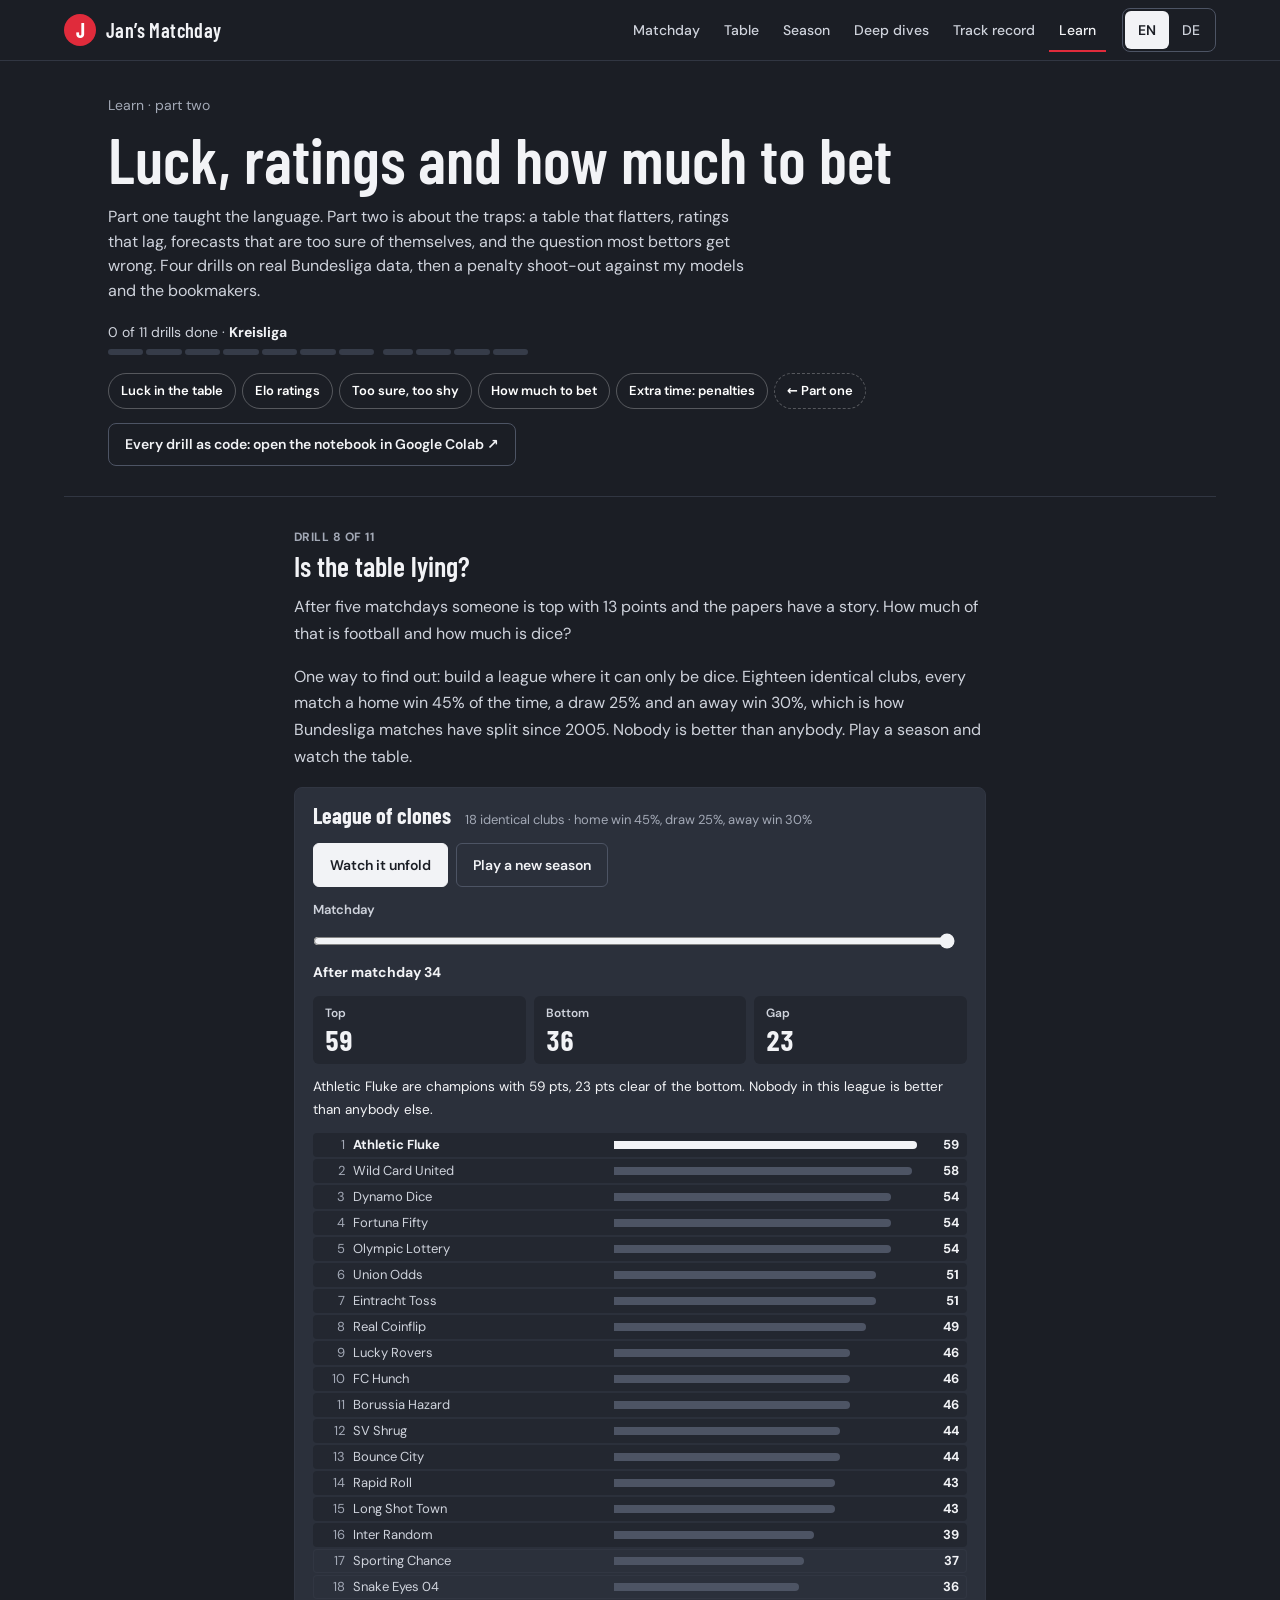
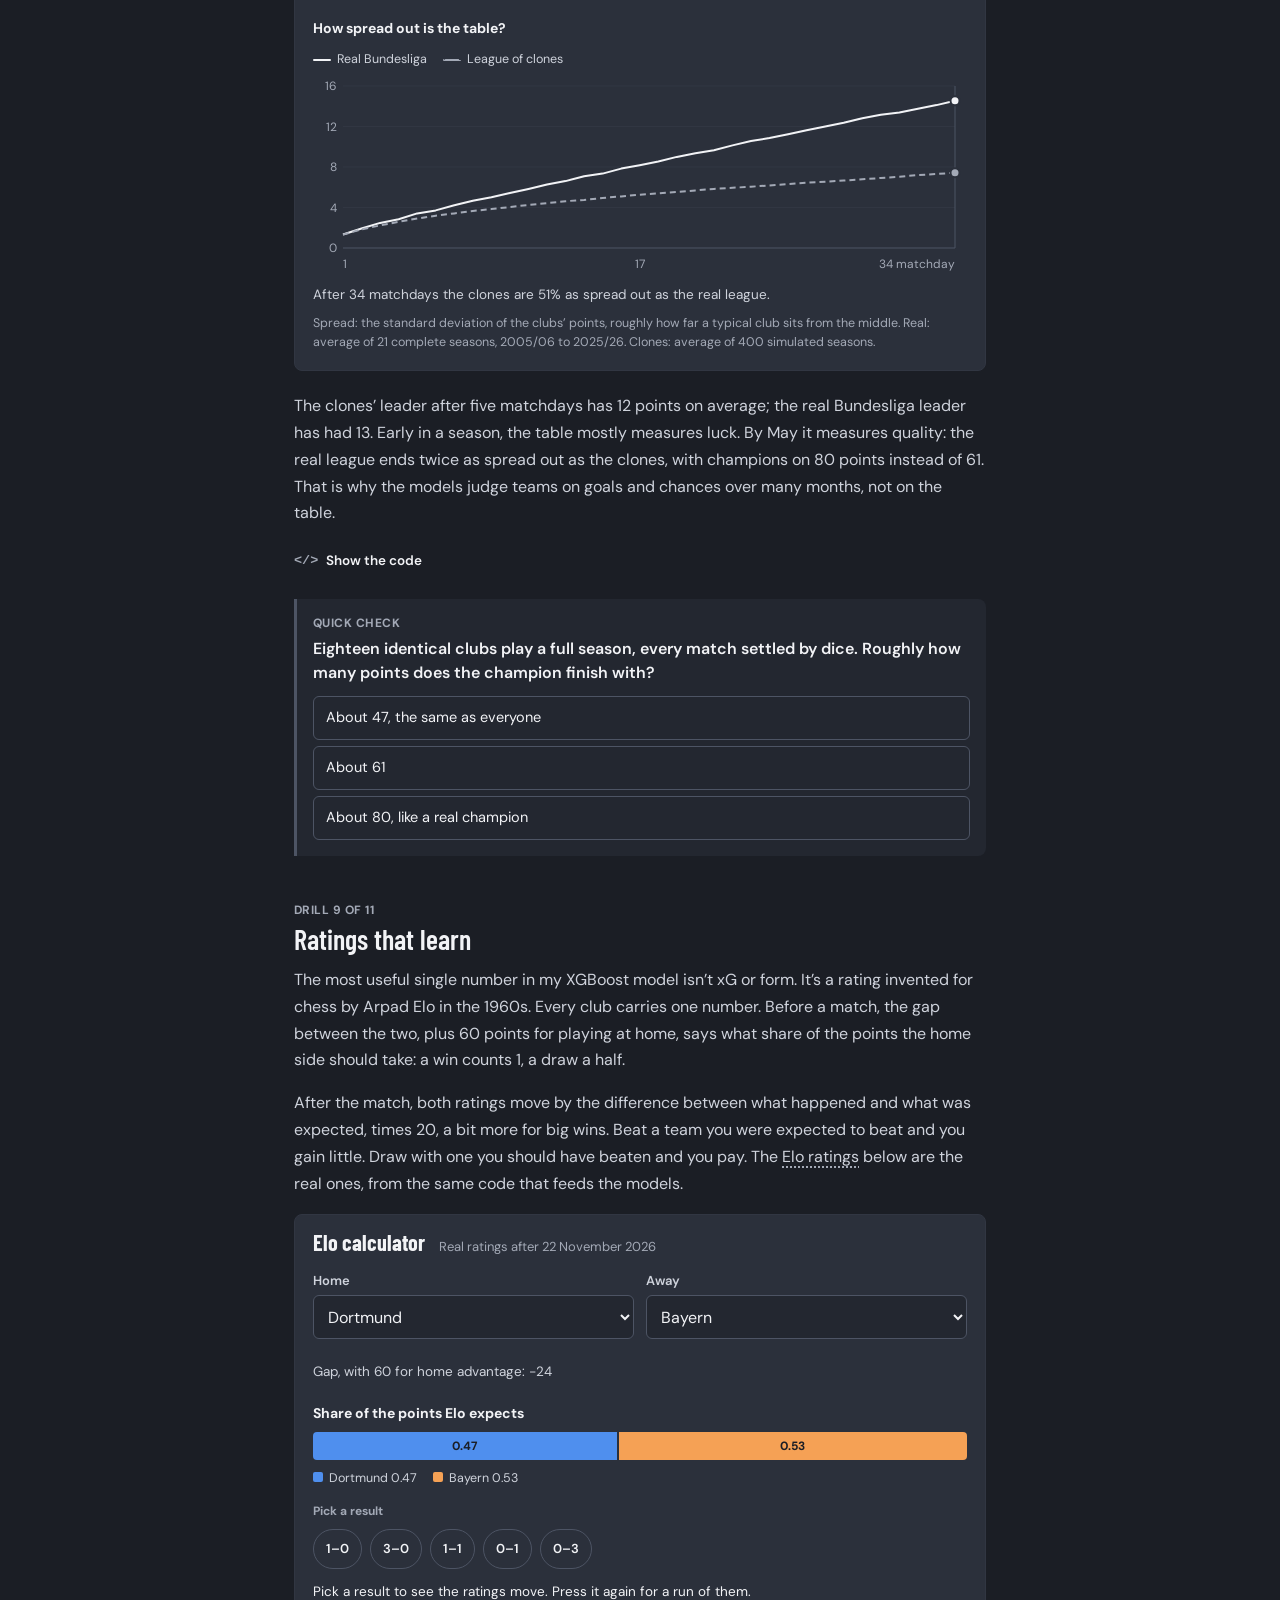
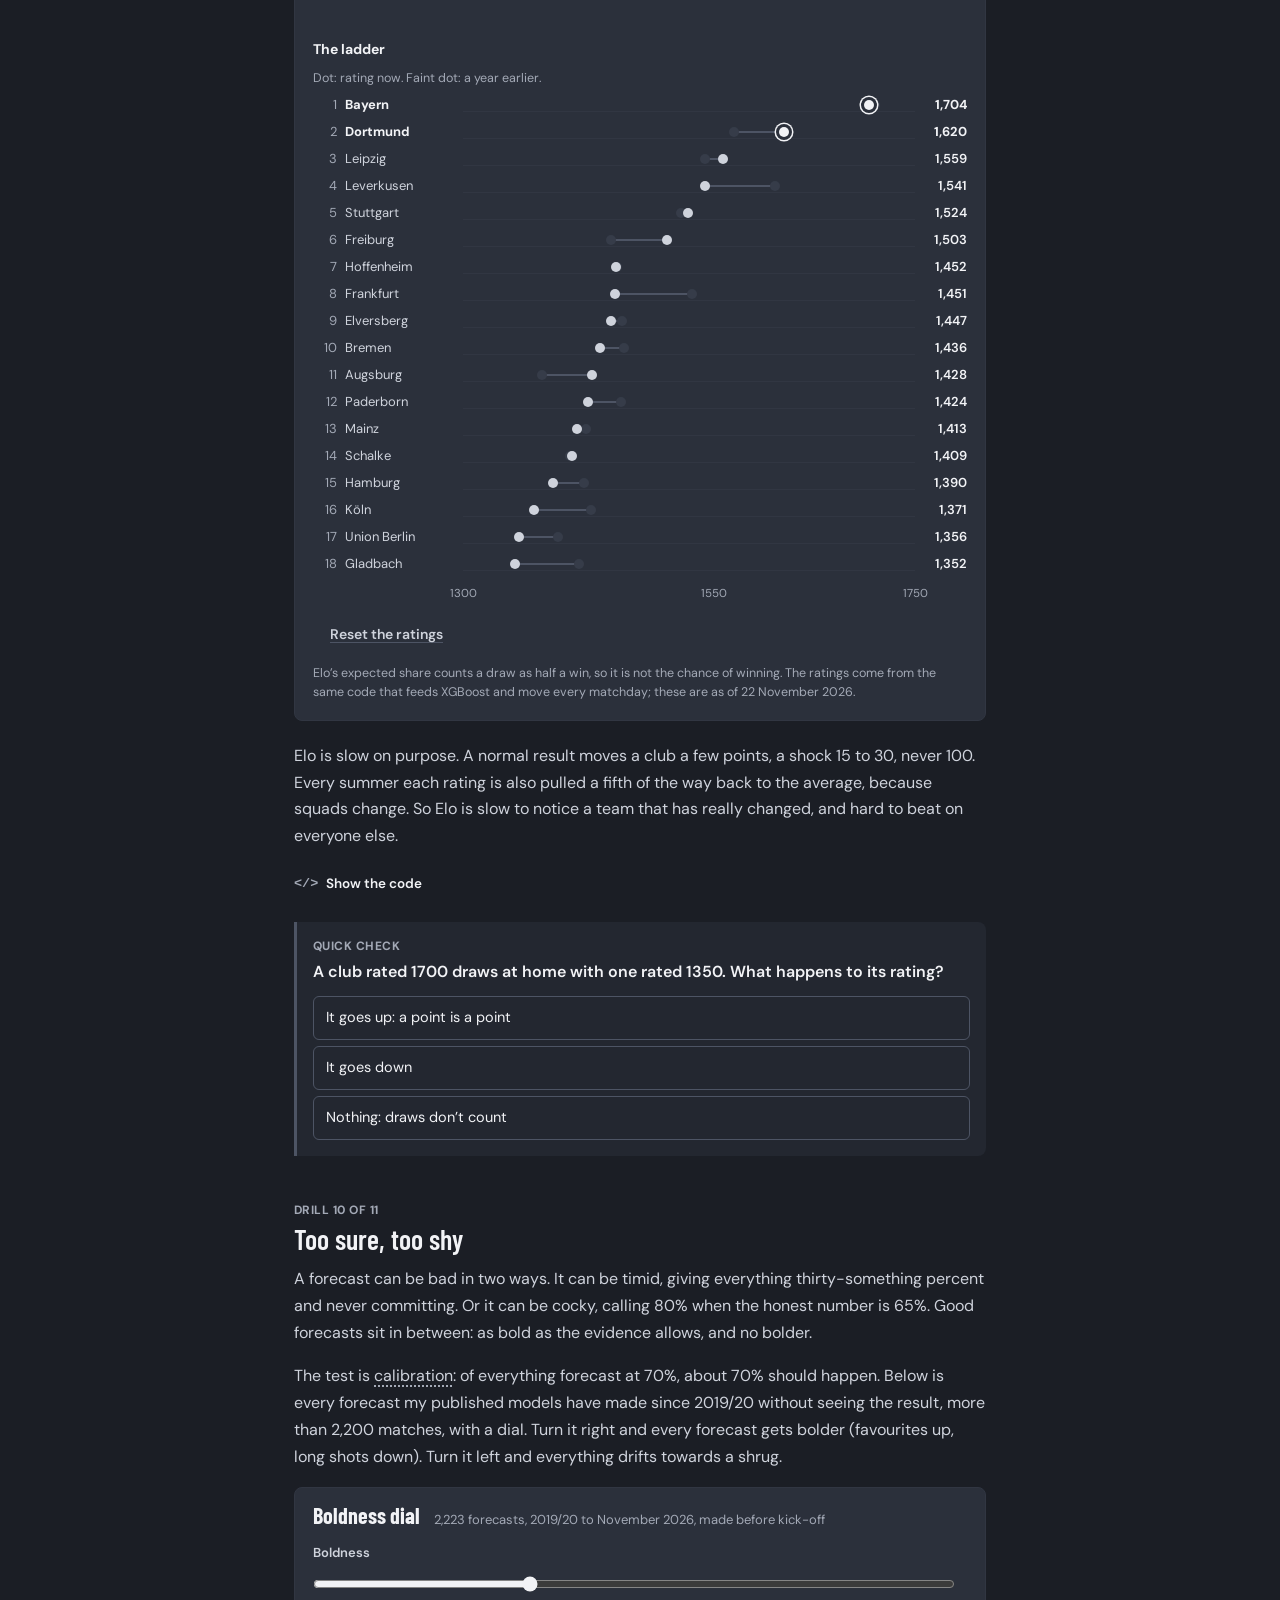
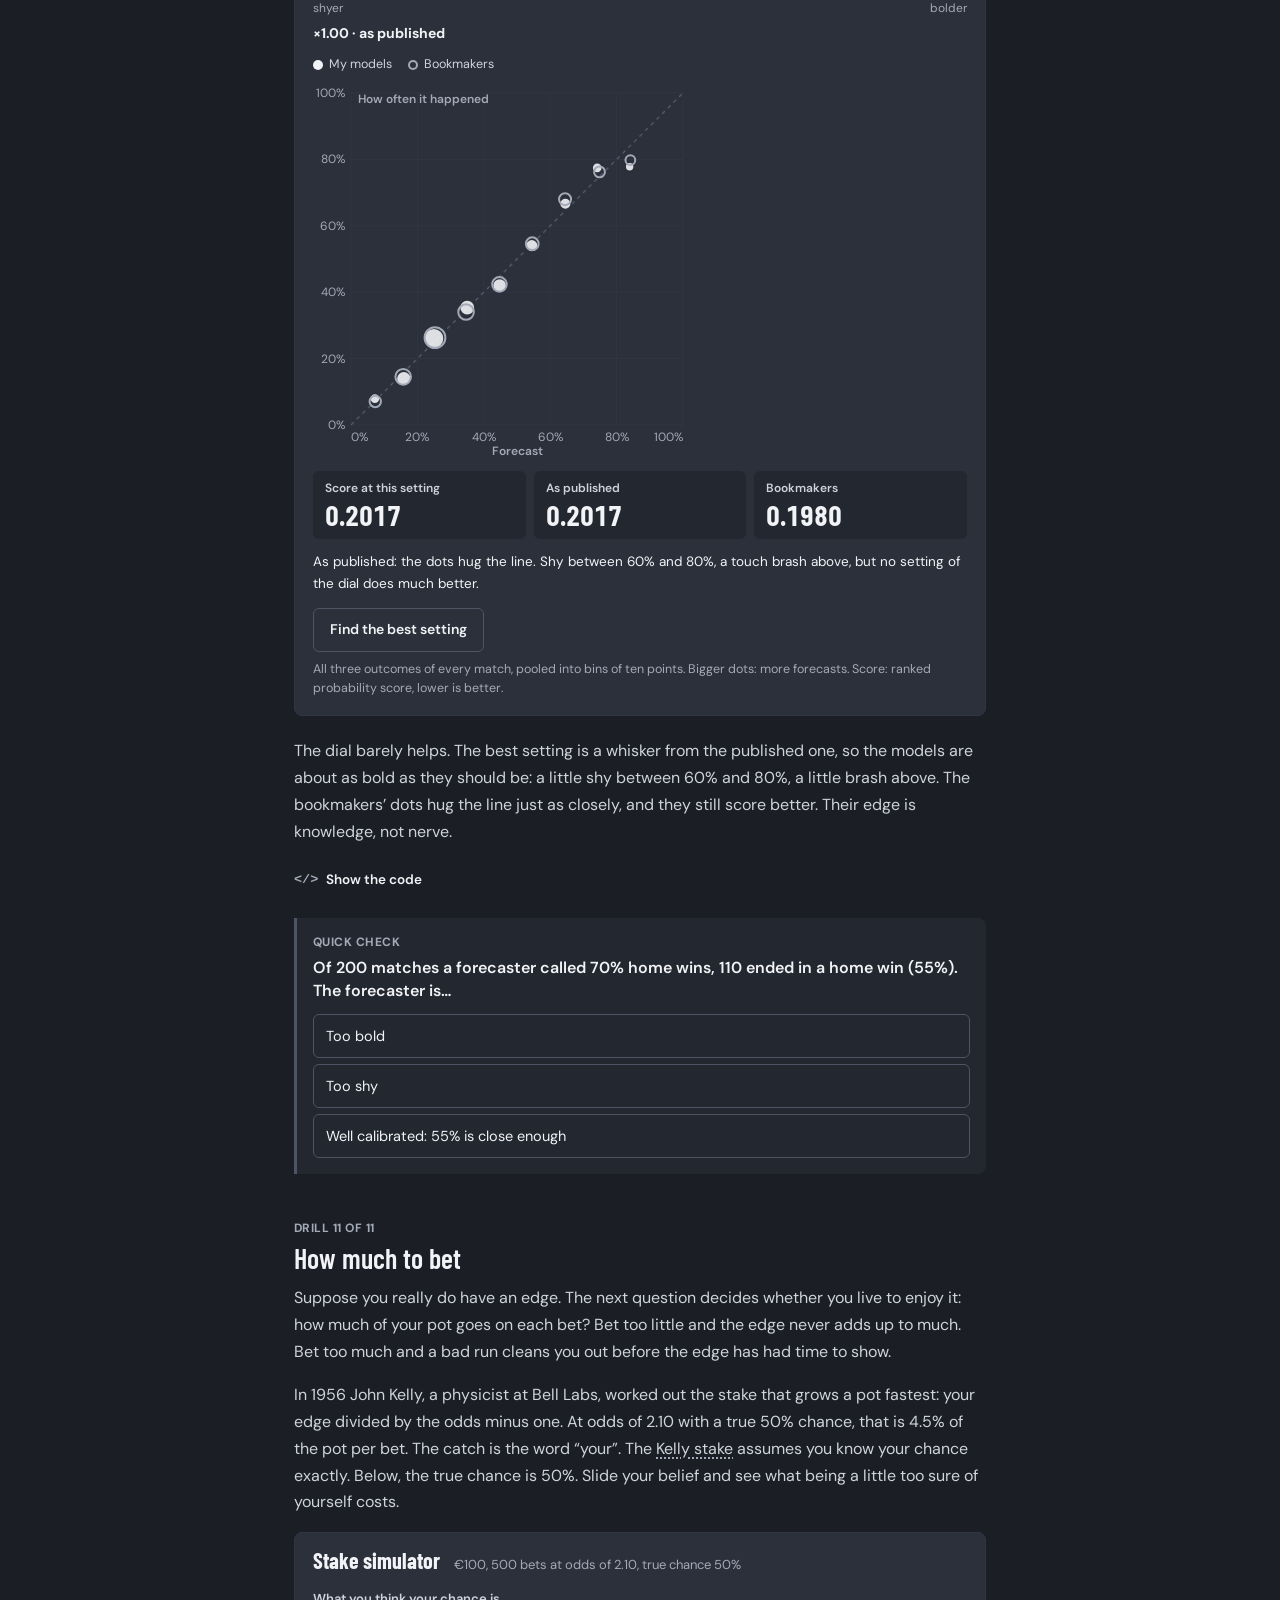
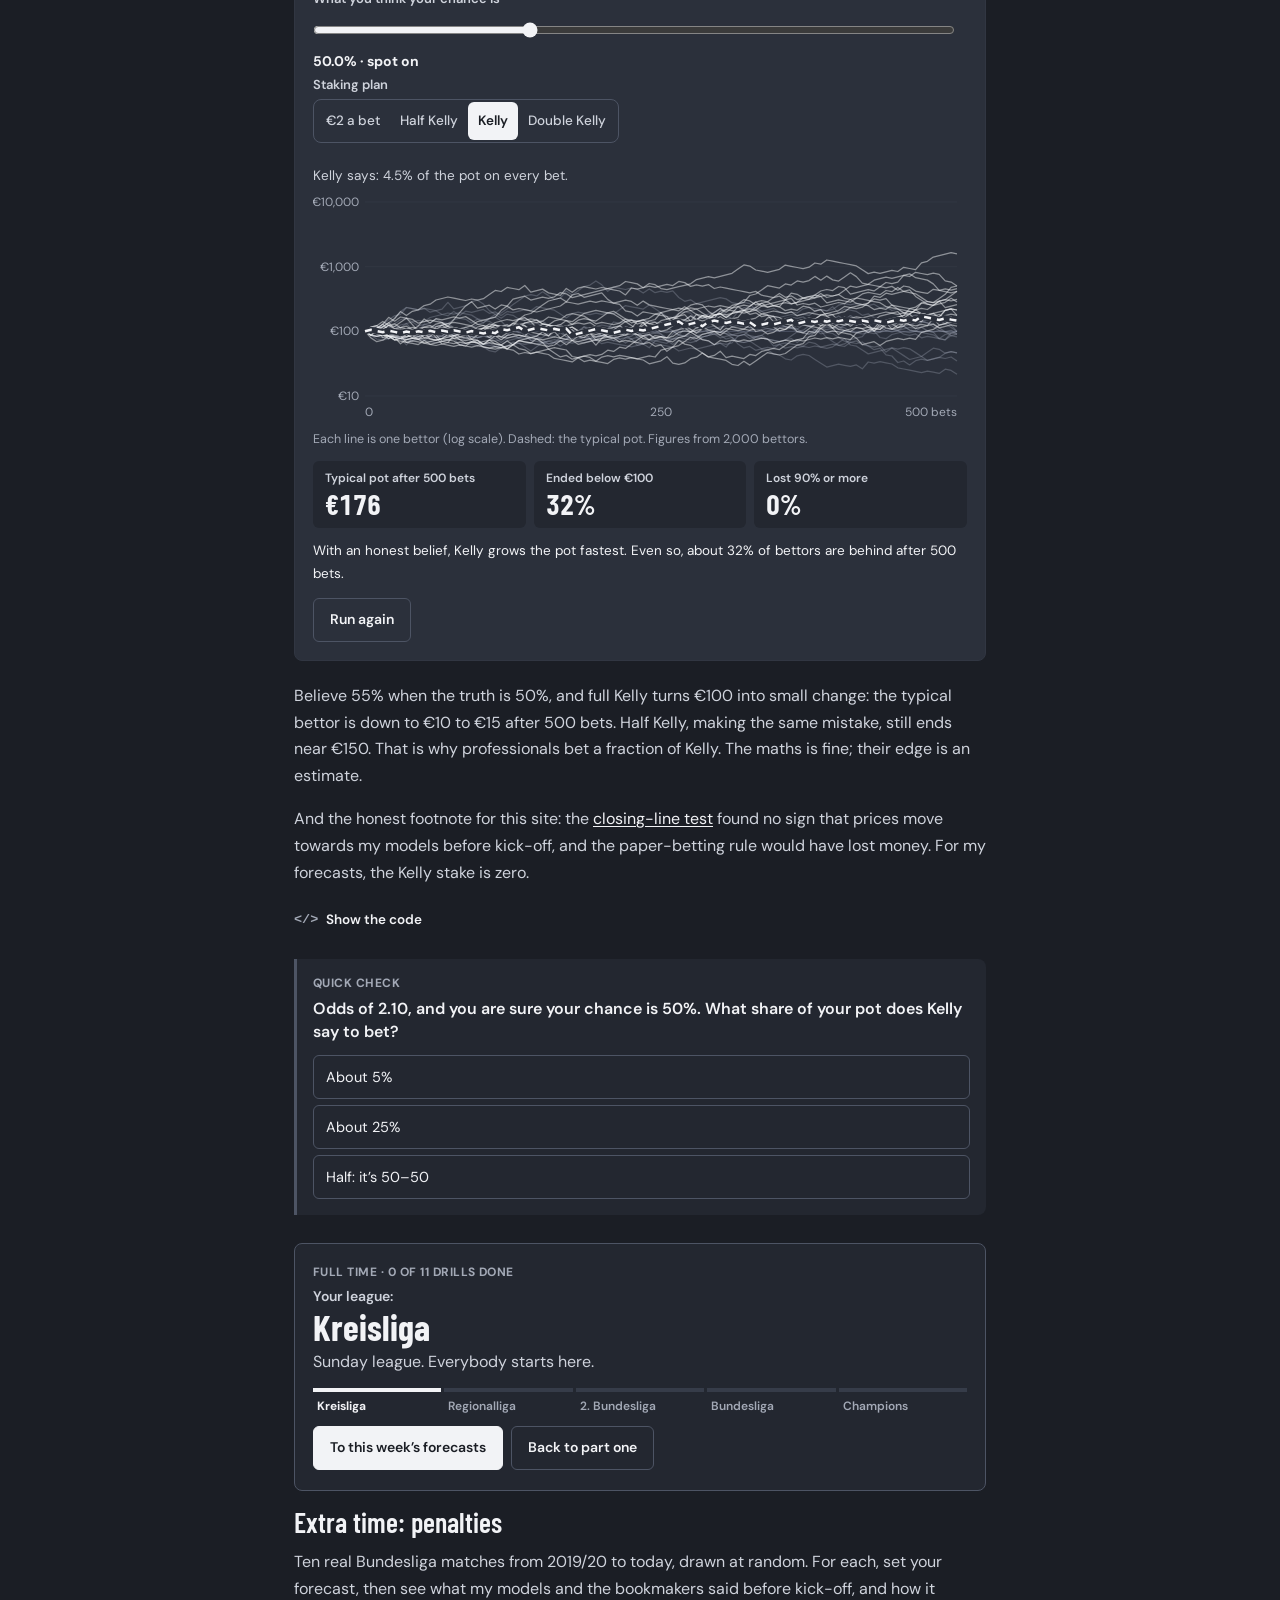
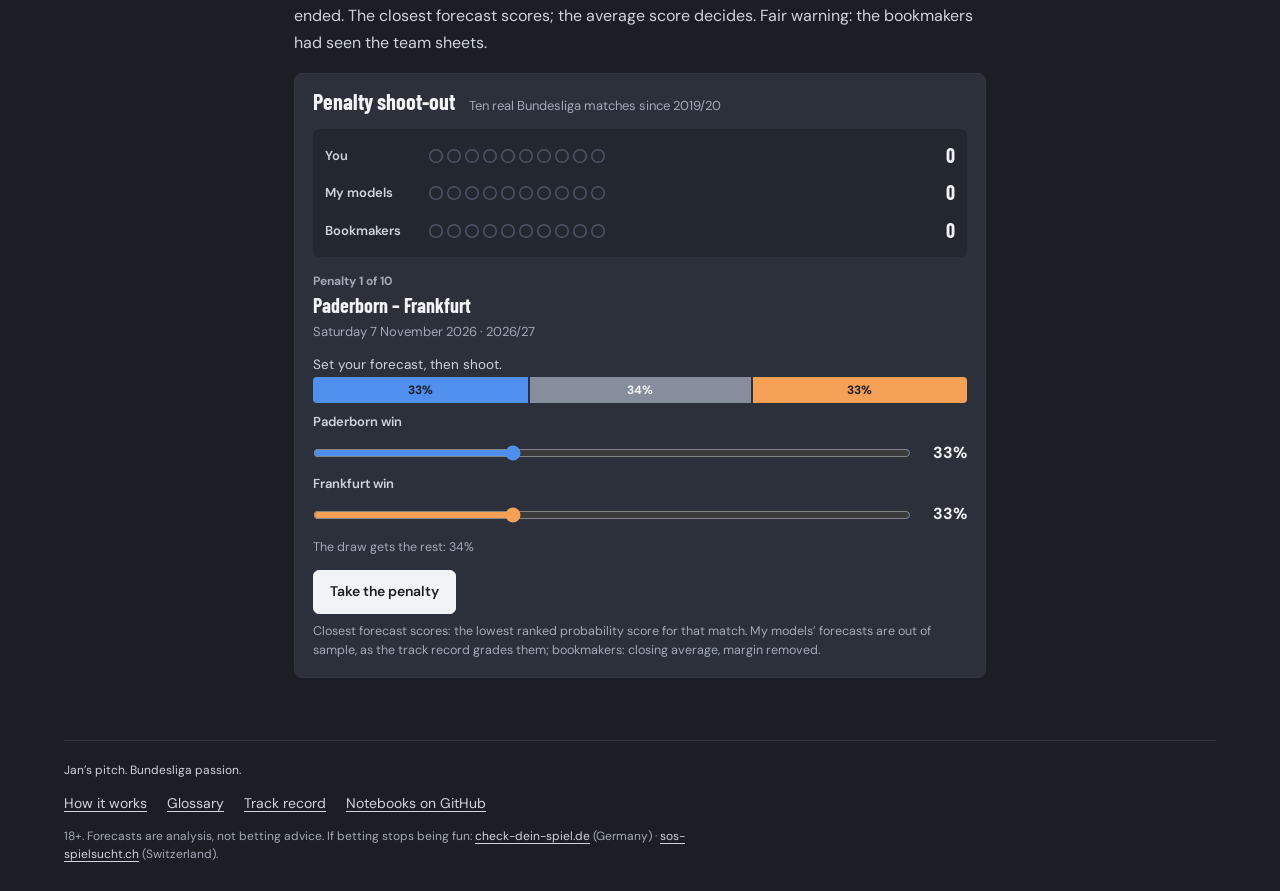
<file: learn/part-two/index.html>
<!doctype html>
<html lang="en">
  <head>
    <meta charset="utf-8">
    <meta name="viewport" content="width=device-width, initial-scale=1, viewport-fit=cover">
    <meta name="theme-color" content="#1b1e25">
    <meta name="description" content="Part two of the Learn course: how much of the table is luck, how Elo ratings work, calibration on 2,200 real forecasts, how much to bet (Kelly) and a penalty shoot-out against the models and the bookmakers." data-i18n-attrs="content:learn2.meta">
    <title data-i18n="learn2.pageTitle">Learn, part two: luck, ratings and how much to bet — Jan’s Matchday</title>
    <link rel="canonical" href="https://jhvl88.github.io/matchday/learn/part-two/">
    <link rel="alternate" hreflang="en" href="https://jhvl88.github.io/matchday/learn/part-two/?lang=en">
    <link rel="alternate" hreflang="de" href="https://jhvl88.github.io/matchday/learn/part-two/?lang=de">
    <link rel="alternate" hreflang="x-default" href="https://jhvl88.github.io/matchday/learn/part-two/">
    <meta property="og:type" content="article">
    <meta property="og:site_name" content="Jan’s Matchday">
    <meta property="og:title" content="Luck, ratings and how much to bet">
    <meta property="og:description" content="How much of the Bundesliga table is luck, what Elo ratings do, how bold a forecast should be, how much to bet, and a penalty shoot-out against the models.">
    <meta property="og:url" content="https://jhvl88.github.io/matchday/learn/part-two/">
    <meta property="og:image" content="https://jhvl88.github.io/matchday/assets/share/home.jpg">
    <meta property="og:image:width" content="1200">
    <meta property="og:image:height" content="630">
    <meta property="og:image:alt" content="Jan’s Matchday: Bundesliga forecasts, results and the table">
    <meta property="og:locale" content="en_GB">
    <meta property="og:locale:alternate" content="de_DE">
    <meta name="twitter:card" content="summary_large_image">
    <meta name="twitter:title" content="Luck, ratings and how much to bet">
    <meta name="twitter:description" content="How much of the Bundesliga table is luck, what Elo ratings do, how bold a forecast should be, how much to bet, and a penalty shoot-out against the models.">
    <meta name="twitter:image" content="https://jhvl88.github.io/matchday/assets/share/home.jpg">
    <link rel="apple-touch-icon" href="../../assets/apple-touch-icon.png">
    <link rel="manifest" href="../../manifest.webmanifest">
    <link rel="preload" href="../../assets/fonts/dm-sans-latin-400-normal.woff2" as="font" type="font/woff2" crossorigin>
    <link rel="preload" href="../../assets/fonts/barlow-condensed-latin-700-normal.woff2" as="font" type="font/woff2" crossorigin>
    <link rel="stylesheet" href="../../styles.css?v=12">
    <link rel="stylesheet" href="../../analysis/analysis.css?v=5">
    <link rel="stylesheet" href="../../pages.css?v=4">
    <link rel="stylesheet" href="../learn.css?v=2">
    <script src="../../i18n.js?v=17" defer></script>
    <script src="../../glossary.js?v=17" defer></script>
    <script src="../../explain.js?v=10" defer></script>
    <script src="../learn.js?v=3" defer></script>
    <script src="../play.js?v=2" defer></script>
    <script src="../advanced.js?v=1" defer></script>
  </head>
  <body class="article page-learn">
    <a class="skip-link" href="#content" data-i18n="nav.skipPage">Skip to the content</a>
    <header class="topbar">
      <div class="app-shell topbar-inner">
        <a class="brand" href="../../" aria-label="Jan’s Matchday home" data-i18n-attrs="aria-label:brand.home">
          <span class="brand-mark" aria-hidden="true">J</span>
          <span class="brand-name">Jan’s Matchday</span>
        </a>
        <nav class="top-nav" aria-label="Sections" data-i18n-attrs="aria-label:nav.label">
          <a href="../../#matchday" data-i18n="nav.matchday">Matchday</a>
          <a href="../../#table" data-i18n="nav.table">Table</a>
          <a href="../../season/" data-i18n="nav.season">Season</a>
          <a href="../../#analysis" data-i18n="nav.dives">Deep dives</a>
          <a href="../../record/" data-i18n="nav.record">Track record</a>
          <a href="../" aria-current="page" data-i18n="nav.learn">Learn</a>
        </nav>
        <div class="segmented lang-switch" role="group" aria-label="Language" data-i18n-attrs="aria-label:lang.label">
          <button type="button" data-lang="en" lang="en" title="English" aria-pressed="true">EN</button>
          <button type="button" data-lang="de" lang="de" title="Deutsch" aria-pressed="false">DE</button>
        </div>
      </div>
    </header>

    <div class="app-shell">
      <main id="content">
        <div class="page-card">
          <header class="post-hero">
            <p class="eyebrow" data-lang-only="en">Learn · part two</p>
            <p class="eyebrow" data-lang-only="de" hidden>Grundlagen · Teil zwei</p>
            <h1 data-lang-only="en">Luck, ratings and how much to bet<span>.</span></h1>
            <h1 data-lang-only="de" hidden>Glück, Ratings und wie viel man setzt<span>.</span></h1>
            <p class="post-dek" data-lang-only="en">Part one taught the language. Part two is about the traps: a table that flatters, ratings that lag, forecasts that are too sure of themselves, and the question most bettors get wrong. Four drills on real Bundesliga data, then a penalty shoot-out against my models and the bookmakers.</p>
            <p class="post-dek" data-lang-only="de" hidden>Teil eins hat die Sprache erklärt. In Teil zwei geht es um die Fallen: eine Tabelle, die schmeichelt, Ratings, die hinterherhinken, Prognosen, die sich zu sicher sind, und die Frage, an der die meisten Wettenden scheitern. Vier Übungen mit echten Bundesliga-Daten, danach ein Elfmeterschießen gegen meine Modelle und die Buchmacher.</p>
            <div class="drill-progress" id="drill-progress" aria-live="polite"></div>
            <nav class="page-jump" aria-label="On this page" data-i18n-attrs="aria-label:toc.title">
              <a href="#luck"><span data-lang-only="en">Luck in the table</span><span data-lang-only="de" hidden>Glück in der Tabelle</span></a>
              <a href="#elo"><span data-lang-only="en">Elo ratings</span><span data-lang-only="de" hidden>Elo-Ratings</span></a>
              <a href="#calibration"><span data-lang-only="en">Too sure, too shy</span><span data-lang-only="de" hidden>Zu sicher, zu zaghaft</span></a>
              <a href="#staking"><span data-lang-only="en">How much to bet</span><span data-lang-only="de" hidden>Wie viel setzen</span></a>
              <a href="#penalties"><span data-lang-only="en">Extra time: penalties</span><span data-lang-only="de" hidden>Verlängerung: Elfmeter</span></a>
              <a href="../" class="is-back"><span data-lang-only="en">← Part one</span><span data-lang-only="de" hidden>← Teil eins</span></a>
            </nav>
            <a class="colab-link hero-colab" href="https://colab.research.google.com/github/JHvL88/matchday/blob/main/learn/training_ground.ipynb" target="_blank" rel="noreferrer"><span data-lang-only="en">Every drill as code: open the notebook in Google Colab ↗</span><span data-lang-only="de" hidden>Jede Übung als Code: Notebook in Google Colab öffnen ↗</span></a>
          </header>

          <div class="post-body page-body">
            <section class="page-section" id="luck">
              <p class="drill-kicker" data-drill="luck"><span data-lang-only="en">Drill 8 of 11</span><span data-lang-only="de" hidden>Übung 8 von 11</span></p>
              <div data-lang-only="en">
                <h2>Is the table lying?</h2>
                <p>After five matchdays someone is top with 13 points and the papers have a story. How much of that is football and how much is dice?</p>
                <p>One way to find out: build a league where it can only be dice. Eighteen identical clubs, every match a home win 45% of the time, a draw 25% and an away win 30%, which is how Bundesliga matches have split since 2005. Nobody is better than anybody. Play a season and watch the table.</p>
              </div>
              <div data-lang-only="de" hidden>
                <h2>Lügt die Tabelle?</h2>
                <p>Nach fünf Spieltagen steht jemand mit 13 Punkten oben, und die Zeitungen haben ihre Geschichte. Wie viel davon ist Fußball und wie viel Würfel?</p>
                <p>Das lässt sich herausfinden: mit einer Liga, in der es nur Würfel geben kann. Achtzehn gleich starke Klubs, jedes Spiel endet in 45&nbsp;% der Fälle mit Heimsieg, in 25&nbsp;% remis und in 30&nbsp;% mit Auswärtssieg, so wie sich Bundesligaspiele seit 2005 verteilen. Keiner ist besser als der andere. Eine Saison spielen und die Tabelle beobachten.</p>
              </div>
              <div class="calc toy" id="clone-toy"></div>
              <div data-lang-only="en">
                <p>The clones’ leader after five matchdays has 12 points on average; the real Bundesliga leader has had 13. Early in a season, the table mostly measures luck. By May it measures quality: the real league ends twice as spread out as the clones, with champions on 80 points instead of 61. That is why the models judge teams on goals and chances over many months, not on the table.</p>
              </div>
              <div data-lang-only="de" hidden>
                <p>Der Tabellenführer der Klone hat nach fünf Spieltagen im Schnitt 12 Punkte, der echte Bundesliga-Spitzenreiter hatte 13. Früh in der Saison misst die Tabelle vor allem Glück. Im Mai misst sie Qualität: Die echte Liga liegt am Ende doppelt so weit auseinander wie die Klone, mit Meistern bei 80 statt 61 Punkten. Deshalb beurteilen die Modelle Teams nach Toren und Chancen über viele Monate und nicht nach der Tabelle.</p>
              </div>
              <details class="code-peek">
                <summary><span data-lang-only="en">Show the code</span><span data-lang-only="de" hidden>Code zeigen</span></summary>
<pre><code><span class="c"># A season of 18 identical clubs (Python, numpy)</span>
import numpy as np
rng = np.random.default_rng()
H, D = 0.447, 0.250                       <span class="c"># Bundesliga since 2005/06: home win, draw</span>
points = np.zeros(18)
for home in range(18):                    <span class="c"># everyone plays everyone, home and away</span>
    for away in range(18):
        if home == away:
            continue
        u = rng.random()
        if u &lt; H:       points[home] += 3
        elif u &lt; H + D: points[home] += 1; points[away] += 1
        else:           points[away] += 3
print(sorted(points, reverse=True))       <span class="c"># champion usually about 61, bottom about 33</span></code></pre>
              </details>
              <div class="check" data-check="luck"></div>
            </section>

            <section class="page-section" id="elo">
              <p class="drill-kicker" data-drill="elo"><span data-lang-only="en">Drill 9 of 11</span><span data-lang-only="de" hidden>Übung 9 von 11</span></p>
              <div data-lang-only="en">
                <h2>Ratings that learn</h2>
                <p>The most useful single number in my XGBoost model isn’t xG or form. It’s a rating invented for chess by Arpad Elo in the 1960s. Every club carries one number. Before a match, the gap between the two, plus 60 points for playing at home, says what share of the points the home side should take: a win counts 1, a draw a half.</p>
                <p>After the match, both ratings move by the difference between what happened and what was expected, times 20, a bit more for big wins. Beat a team you were expected to beat and you gain little. Draw with one you should have beaten and you pay. The <button type="button" class="term" data-term="elo">Elo ratings</button> below are the real ones, from the same code that feeds the models.</p>
              </div>
              <div data-lang-only="de" hidden>
                <h2>Ratings, die dazulernen</h2>
                <p>Die nützlichste einzelne Zahl in meinem XGBoost-Modell sind weder xG noch Form. Es ist ein Rating, das Arpad Elo in den 1960er-Jahren für Schach erfunden hat. Jeder Klub trägt eine Zahl. Vor dem Spiel sagt der Abstand der beiden, plus 60 Punkte für das Heimspiel, welchen Anteil der Punkte das Heimteam holen sollte: Ein Sieg zählt 1, ein Remis die Hälfte.</p>
                <p>Nach dem Spiel bewegen sich beide Ratings um den Unterschied zwischen dem, was passiert ist, und dem, was erwartet wurde, mal 20, bei hohen Siegen etwas mehr. Wer einen Gegner schlägt, den er schlagen sollte, gewinnt wenig. Wer gegen ihn nur remis spielt, zahlt drauf. Die <button type="button" class="term" data-term="elo">Elo-Zahlen</button> unten sind die echten, aus demselben Code, der die Modelle füttert.</p>
              </div>
              <div class="calc toy" id="elo-toy"></div>
              <div data-lang-only="en">
                <p>Elo is slow on purpose. A normal result moves a club a few points, a shock 15 to 30, never 100. Every summer each rating is also pulled a fifth of the way back to the average, because squads change. So Elo is slow to notice a team that has really changed, and hard to beat on everyone else.</p>
              </div>
              <div data-lang-only="de" hidden>
                <p>Elo ist absichtlich träge. Ein normales Ergebnis bewegt einen Klub um ein paar Punkte, eine Sensation um 15 bis 30, nie um 100. Außerdem rückt jedes Rating im Sommer ein Fünftel zurück zum Durchschnitt, weil sich Kader ändern. Ein Team, das sich wirklich verändert hat, bemerkt Elo deshalb spät; bei allen anderen ist es schwer zu schlagen.</p>
              </div>
              <details class="code-peek">
                <summary><span data-lang-only="en">Show the code</span><span data-lang-only="de" hidden>Code zeigen</span></summary>
<pre><code><span class="c"># One Elo update, as in analysis/pipeline/features.py</span>
def elo_update(home, away, home_goals, away_goals, k=20, home_adv=60):
    expected = 1 / (1 + 10 ** (-(home + home_adv - away) / 400))
    gd = home_goals - away_goals
    result = 1.0 if gd &gt; 0 else 0.5 if gd == 0 else 0.0
    mult = 1.0 if abs(gd) &lt;= 1 else 1.5 if abs(gd) == 2 else (11 + abs(gd)) / 8
    delta = k * mult * (result - expected)
    return home + delta, away - delta

elo_update(1700, 1350, 1, 1)              <span class="c"># (1691.7, 1358.3): the favourite pays for the draw</span></code></pre>
              </details>
              <div class="check" data-check="elo"></div>
            </section>

            <section class="page-section" id="calibration">
              <p class="drill-kicker" data-drill="calibration"><span data-lang-only="en">Drill 10 of 11</span><span data-lang-only="de" hidden>Übung 10 von 11</span></p>
              <div data-lang-only="en">
                <h2>Too sure, too shy</h2>
                <p>A forecast can be bad in two ways. It can be timid, giving everything thirty-something percent and never committing. Or it can be cocky, calling 80% when the honest number is 65%. Good forecasts sit in between: as bold as the evidence allows, and no bolder.</p>
                <p>The test is <button type="button" class="term" data-term="calibration">calibration</button>: of everything forecast at 70%, about 70% should happen. Below is every forecast my published models have made since 2019/20 without seeing the result, more than 2,200 matches, with a dial. Turn it right and every forecast gets bolder (favourites up, long shots down). Turn it left and everything drifts towards a shrug.</p>
              </div>
              <div data-lang-only="de" hidden>
                <h2>Zu sicher, zu zaghaft</h2>
                <p>Eine Prognose kann auf zwei Arten schlecht sein. Sie kann zaghaft sein, allem etwas über 30&nbsp;% geben und sich nie festlegen. Oder sie kann großspurig sein und 80&nbsp;% sagen, wo 65&nbsp;% ehrlich wären. Gute Prognosen liegen dazwischen: so forsch, wie es die Daten erlauben, und nicht forscher.</p>
                <p>Der Test ist die <button type="button" class="term" data-term="calibration">Kalibrierung</button>: Von allem, was mit 70&nbsp;% vorhergesagt wird, sollten etwa 70&nbsp;% eintreten. Unten steht jede Prognose, die meine veröffentlichten Modelle seit 2019/20 abgegeben haben, ohne das Ergebnis zu kennen, mehr als 2.200 Spiele, mit einem Regler. Nach rechts wird jede Prognose forscher (Favoriten rauf, Außenseiter runter), nach links rutscht alles Richtung Schulterzucken.</p>
              </div>
              <div class="calc toy" id="cal-toy"></div>
              <div data-lang-only="en">
                <p>The dial barely helps. The best setting is a whisker from the published one, so the models are about as bold as they should be: a little shy between 60% and 80%, a little brash above. The bookmakers’ dots hug the line just as closely, and they still score better. Their edge is knowledge, not nerve.</p>
              </div>
              <div data-lang-only="de" hidden>
                <p>Der Regler hilft kaum. Die beste Einstellung liegt haarscharf neben der veröffentlichten, die Modelle sind also etwa so forsch, wie sie sein sollten: zwischen 60 und 80&nbsp;% etwas zaghaft, darüber etwas großspurig. Die Punkte der Buchmacher liegen genauso nah an der Linie, und trotzdem schneiden sie besser ab. Ihr Vorsprung ist Wissen, nicht Mut.</p>
              </div>
              <details class="code-peek">
                <summary><span data-lang-only="en">Show the code</span><span data-lang-only="de" hidden>Code zeigen</span></summary>
<pre><code><span class="c"># p: (n, 3) home/draw/away forecasts, y: (n,) outcome 0/1/2</span>
def bolder(p, b):
    """b &gt; 1 sharpens every forecast, b &lt; 1 flattens it towards a third each."""
    q = p ** b
    return q / q.sum(axis=1, keepdims=True)

def calibration(p, y, bins=10):
    """Forecast against reality in bins of ten points, all three outcomes pooled."""
    hit, prob = np.eye(3)[y].ravel(), p.ravel()
    k = np.minimum((prob * bins).astype(int), bins - 1)
    return [(prob[k == i].mean(), hit[k == i].mean(), (k == i).sum())
            for i in range(bins) if (k == i).any()]</code></pre>
              </details>
              <div class="check" data-check="calibration"></div>
            </section>

            <section class="page-section" id="staking">
              <p class="drill-kicker" data-drill="staking"><span data-lang-only="en">Drill 11 of 11</span><span data-lang-only="de" hidden>Übung 11 von 11</span></p>
              <div data-lang-only="en">
                <h2>How much to bet</h2>
                <p>Suppose you really do have an edge. The next question decides whether you live to enjoy it: how much of your pot goes on each bet? Bet too little and the edge never adds up to much. Bet too much and a bad run cleans you out before the edge has had time to show.</p>
                <p>In 1956 John Kelly, a physicist at Bell Labs, worked out the stake that grows a pot fastest: your edge divided by the odds minus one. At odds of 2.10 with a true 50% chance, that is 4.5% of the pot per bet. The catch is the word “your”. The <button type="button" class="term" data-term="kelly">Kelly stake</button> assumes you know your chance exactly. Below, the true chance is 50%. Slide your belief and see what being a little too sure of yourself costs.</p>
              </div>
              <div data-lang-only="de" hidden>
                <h2>Wie viel man setzt</h2>
                <p>Angenommen, du hast wirklich einen Vorteil. Die nächste Frage entscheidet, ob du lange genug dabei bist, um ihn zu genießen: Wie viel deines Topfs kommt auf jede Wette? Zu wenig, und der Vorteil bringt nie viel. Zu viel, und eine Pechsträhne räumt dich ab, bevor sich der Vorteil zeigen kann.</p>
                <p>1956 hat John Kelly, ein Physiker bei den Bell Labs, den Einsatz ausgerechnet, mit dem ein Topf am schnellsten wächst: dein Vorteil geteilt durch Quote minus eins. Bei Quote 2,10 und einer wahren Chance von 50&nbsp;% sind das 4,5&nbsp;% des Topfs pro Wette. Der Haken steckt im Wort „dein“. Der <button type="button" class="term" data-term="kelly">Kelly-Einsatz</button> setzt voraus, dass du deine Chance genau kennst. Unten ist die wahre Chance 50&nbsp;%. Den Regler verschieben und sehen, was es kostet, sich ein bisschen zu sicher zu sein.</p>
              </div>
              <div class="calc toy" id="stake-toy"></div>
              <div data-lang-only="en">
                <p>Believe 55% when the truth is 50%, and full Kelly turns €100 into small change: the typical bettor is down to €10 to €15 after 500 bets. Half Kelly, making the same mistake, still ends near €150. That is why professionals bet a fraction of Kelly. The maths is fine; their edge is an estimate.</p>
                <p>And the honest footnote for this site: the <a href="https://github.com/JHvL88/matchday/blob/main/analysis/backtest/clv/README.md" target="_blank" rel="noreferrer">closing-line test</a> found no sign that prices move towards my models before kick-off, and the paper-betting rule would have lost money. For my forecasts, the Kelly stake is zero.</p>
              </div>
              <div data-lang-only="de" hidden>
                <p>Wer 55&nbsp;% glaubt, wenn es in Wahrheit 50&nbsp;% sind, macht mit vollem Kelly aus 100&nbsp;€ Kleingeld: Nach 500 Wetten bleiben typischerweise 10 bis 15&nbsp;€. Mit halbem Kelly und demselben Irrtum landet man noch bei etwa 150&nbsp;€. Deshalb setzen Profis nur einen Bruchteil von Kelly. Die Mathematik stimmt; ihr Vorteil ist eine Schätzung.</p>
                <p>Und die ehrliche Fußnote für diese Seite: Der <a href="https://github.com/JHvL88/matchday/blob/main/analysis/backtest/clv/README.md" target="_blank" rel="noreferrer">Closing-Line-Test</a> fand kein Anzeichen dafür, dass sich die Quoten vor dem Anpfiff in Richtung meiner Modelle bewegen, und die Papierwetten-Regel hätte Geld verloren. Für meine Prognosen ist der Kelly-Einsatz null.</p>
              </div>
              <details class="code-peek">
                <summary><span data-lang-only="en">Show the code</span><span data-lang-only="de" hidden>Code zeigen</span></summary>
<pre><code>def kelly(p, odds):
    """Share of the pot to stake: edge / (odds - 1); zero without an edge."""
    return max(0.0, (p * odds - 1) / (odds - 1))

def simulate(belief, true_p=0.50, odds=2.10, bets=500, fraction=1.0, rng=np.random.default_rng()):
    pot, share = 100.0, fraction * kelly(belief, odds)
    for _ in range(bets):
        stake = share * pot
        pot += stake * (odds - 1) if rng.random() &lt; true_p else -stake
    return pot

kelly(0.50, 2.10)                         <span class="c"># 0.045: 4.5% of the pot</span></code></pre>
              </details>
              <div class="check" data-check="staking"></div>
              <div class="finish" id="full-time" data-stage="full"></div>
            </section>

            <section class="page-section" id="penalties">
              <div data-lang-only="en">
                <h2>Extra time: penalties</h2>
                <p>Ten real Bundesliga matches from 2019/20 to today, drawn at random. For each, set your forecast, then see what my models and the bookmakers said before kick-off, and how it ended. The closest forecast scores; the average score decides. Fair warning: the bookmakers had seen the team sheets.</p>
              </div>
              <div data-lang-only="de" hidden>
                <h2>Verlängerung: Elfmeterschießen</h2>
                <p>Zehn echte Bundesligaspiele seit 2019/20, zufällig gezogen. Für jedes stellst du deine Prognose ein und siehst dann, was meine Modelle und die Buchmacher vor dem Anpfiff gesagt haben und wie es ausging. Wer am nächsten dran war, trifft; entschieden wird nach dem Score im Schnitt. Zur Warnung: Die Buchmacher kannten die Aufstellungen.</p>
              </div>
              <div class="calc toy" id="penalty-toy"></div>
            </section>
          </div>
        </div>
      </main>

      <footer class="site-footer">
        <span class="footer-tagline" data-i18n="footer.tagline">Jan’s pitch. Bundesliga passion.</span>
        <nav class="footer-links" aria-label="More" data-i18n-attrs="aria-label:footer.more">
          <a href="../" data-i18n="footer.howItWorks">How it works</a>
          <a href="../#glossary" data-i18n="footer.glossary">Glossary</a>
          <a href="../../record/" data-i18n="nav.record">Track record</a>
          <a href="https://github.com/JHvL88/matchday" target="_blank" rel="noreferrer" data-i18n="footer.github">Notebooks on GitHub</a>
        </nav>
        <p class="responsible-note" data-i18n-html="footer.responsible">18+. Forecasts are analysis, not betting advice. If betting stops being fun: <a href="https://www.check-dein-spiel.de/" target="_blank" rel="noreferrer">check-dein-spiel.de</a> (Germany) · <a href="https://www.sos-spielsucht.ch/" target="_blank" rel="noreferrer">sos-spielsucht.ch</a> (Switzerland).</p>
      </footer>
    </div>

    <nav class="tabbar" aria-label="Main" data-i18n-attrs="aria-label:nav.main">
      <a href="../../#matchday">
        <svg viewBox="0 0 24 24" aria-hidden="true"><rect x="3" y="5" width="18" height="16" rx="2"/><path d="M3 10h18M8 3v4M16 3v4"/></svg>
        <span data-i18n="tab.matchday">Matchday</span>
      </a>
      <a href="../../#table">
        <svg viewBox="0 0 24 24" aria-hidden="true"><path d="M4 6h16M4 12h16M4 18h16"/></svg>
        <span data-i18n="tab.table">Table</span>
      </a>
      <a href="../../season/">
        <svg viewBox="0 0 24 24" aria-hidden="true"><path d="M7 4h10v4a5 5 0 0 1-10 0V4ZM7 6H4a3 3 0 0 0 3 4M17 6h3a3 3 0 0 1-3 4M12 13v4M8 21h8M9 17h6"/></svg>
        <span data-i18n="tab.season">Season</span>
      </a>
      <a href="../../#analysis">
        <svg viewBox="0 0 24 24" aria-hidden="true"><path d="M4 20V10M10 20V4M16 20v-7M22 20H2"/></svg>
        <span data-i18n="tab.dives">Deep dives</span>
      </a>
      <a href="../../record/">
        <svg viewBox="0 0 24 24" aria-hidden="true"><path d="m5 12 4 4L19 6"/></svg>
        <span data-i18n="tab.record">Record</span>
      </a>
      <a href="../" aria-current="page">
        <svg viewBox="0 0 24 24" aria-hidden="true"><circle cx="12" cy="12" r="9"/><path d="M9.5 9.5a2.5 2.5 0 1 1 3.5 2.3c-.6.3-1 .9-1 1.6V14M12 17.5v.01"/></svg>
        <span data-i18n="tab.learn">Learn</span>
      </a>
    </nav>
  </body>
</html>
</file>
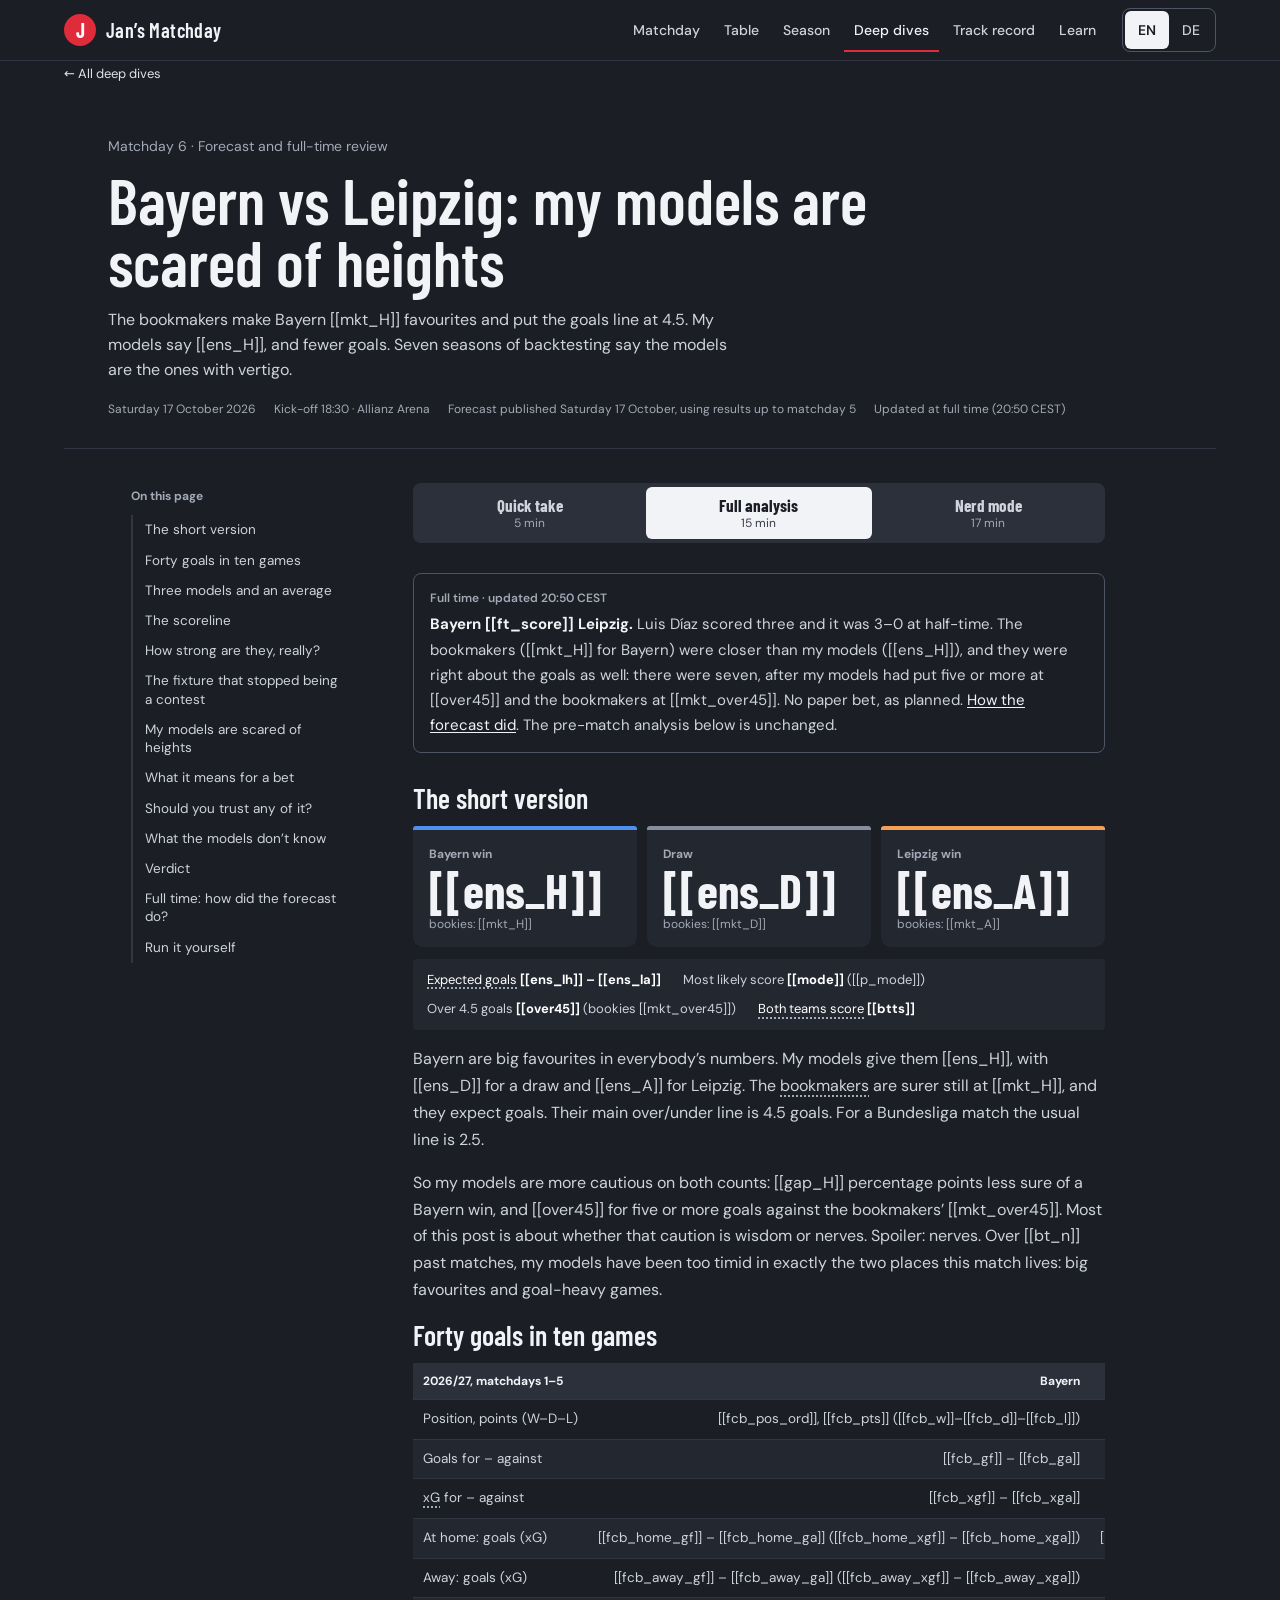
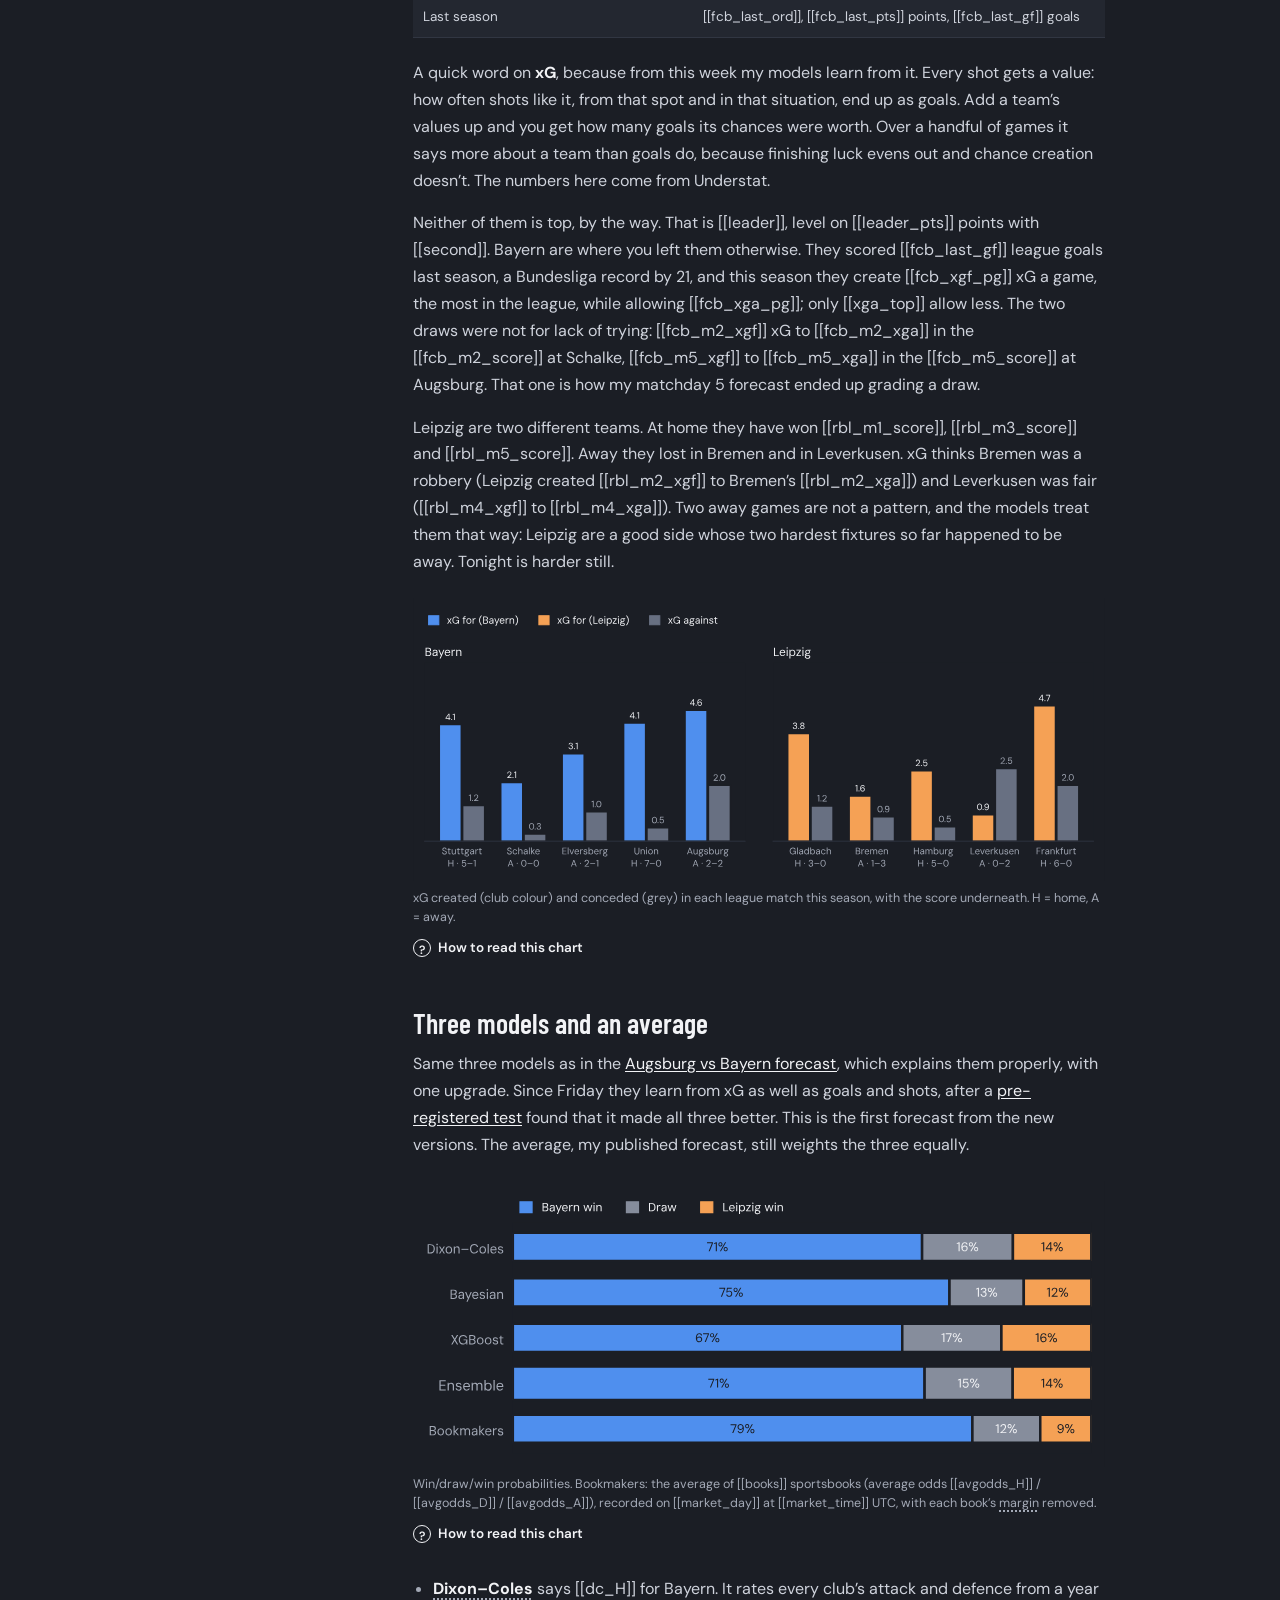
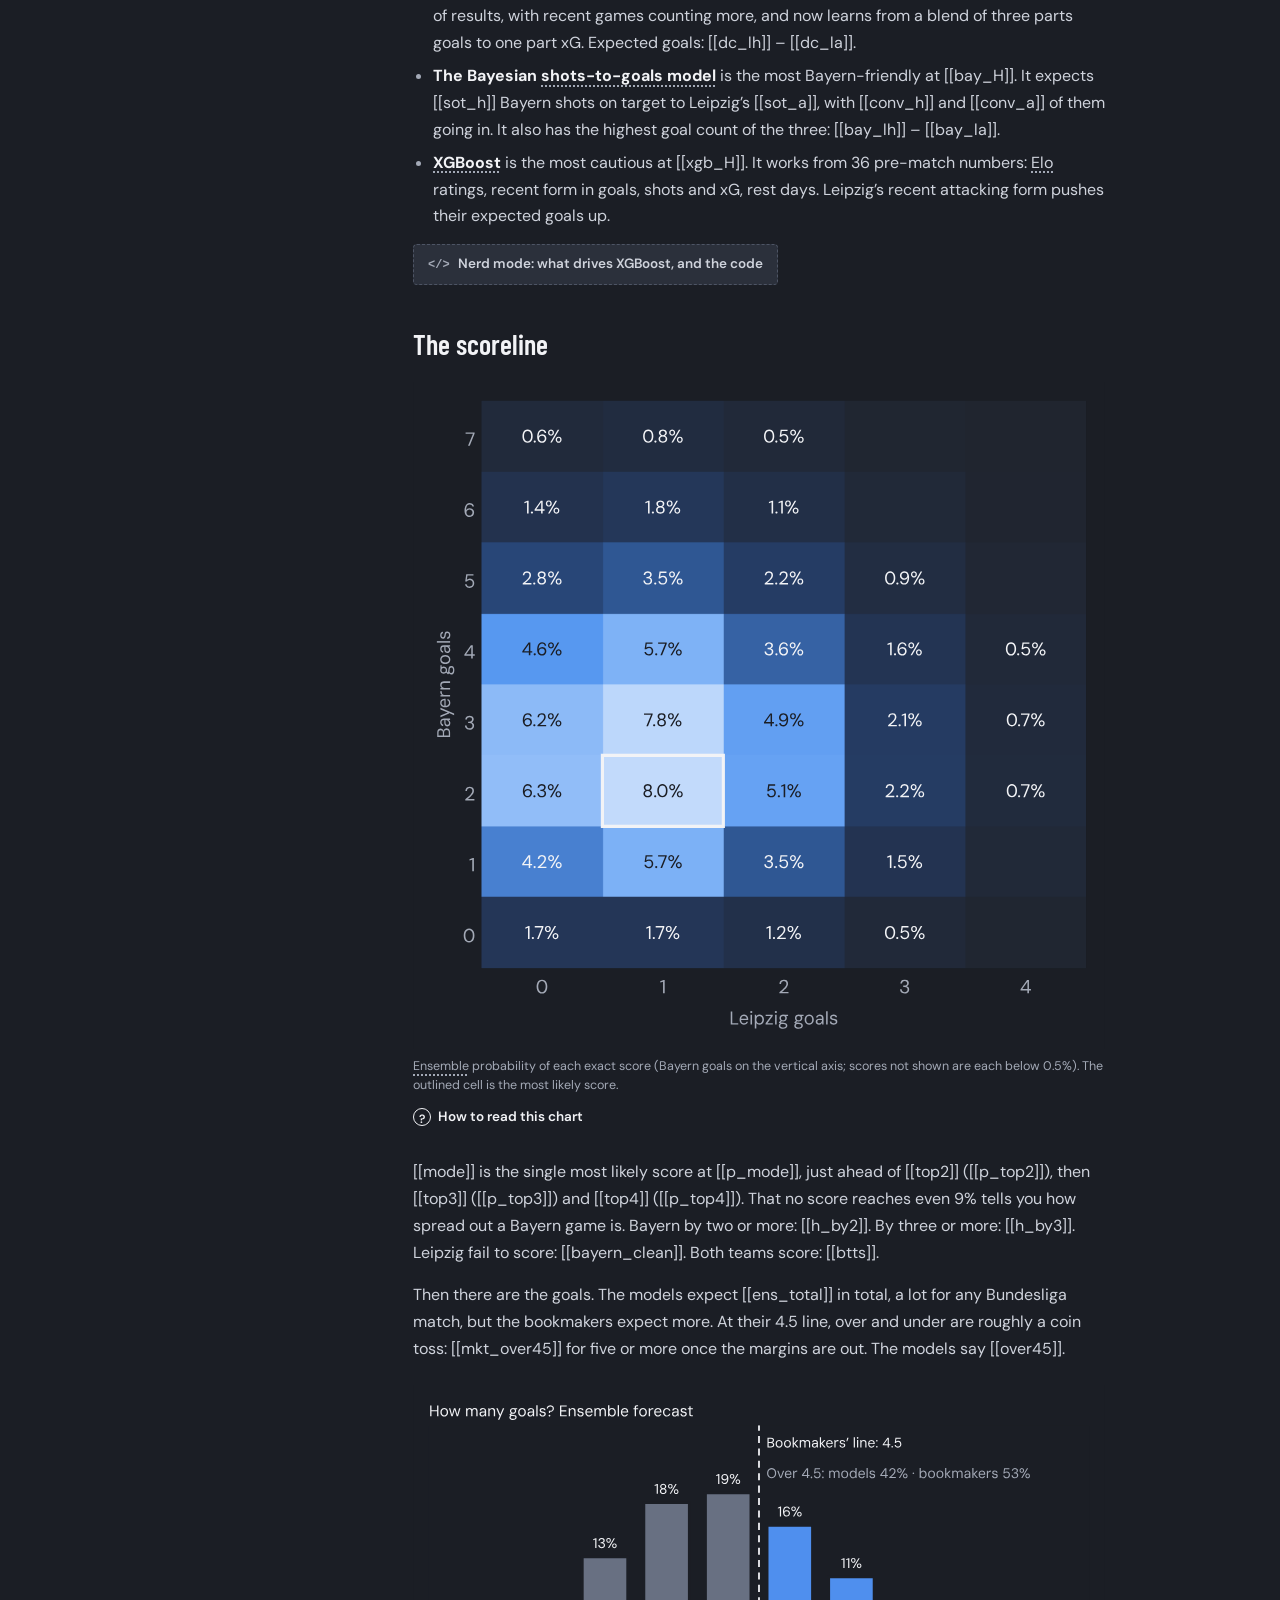
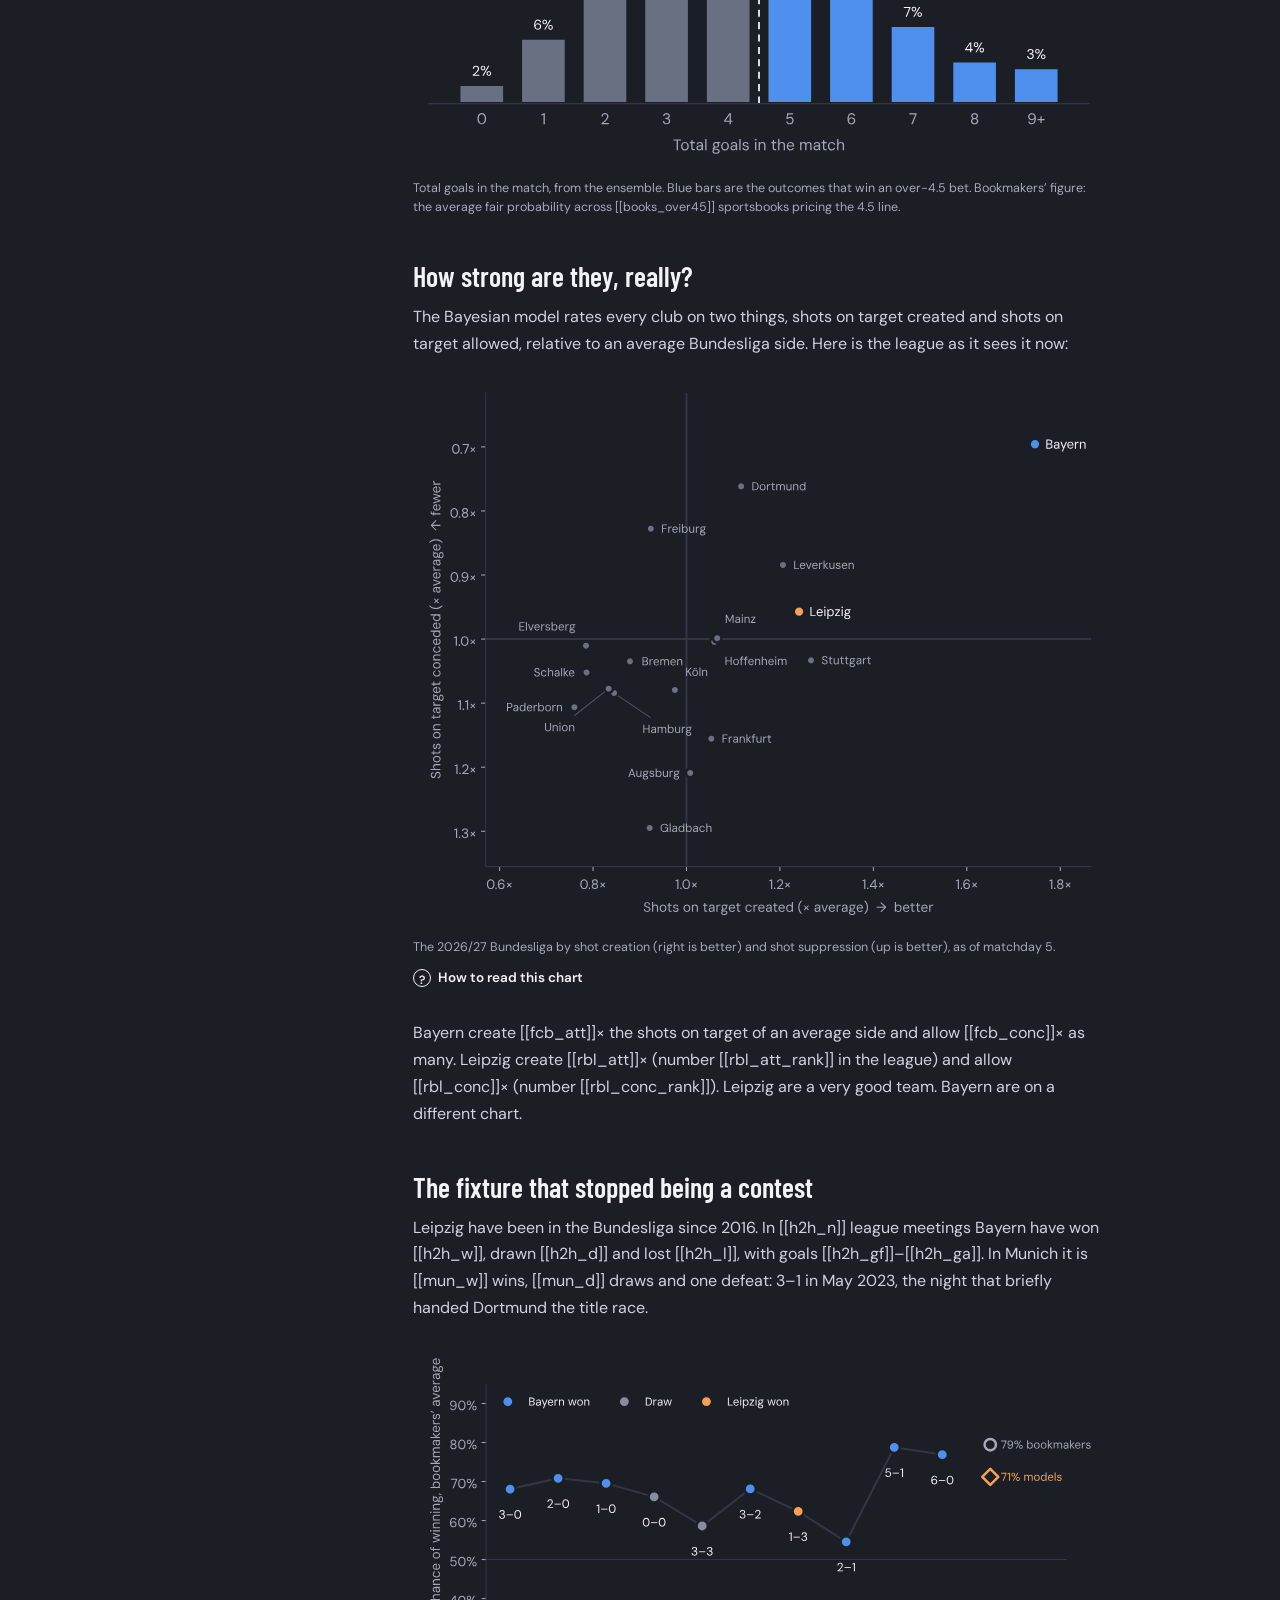
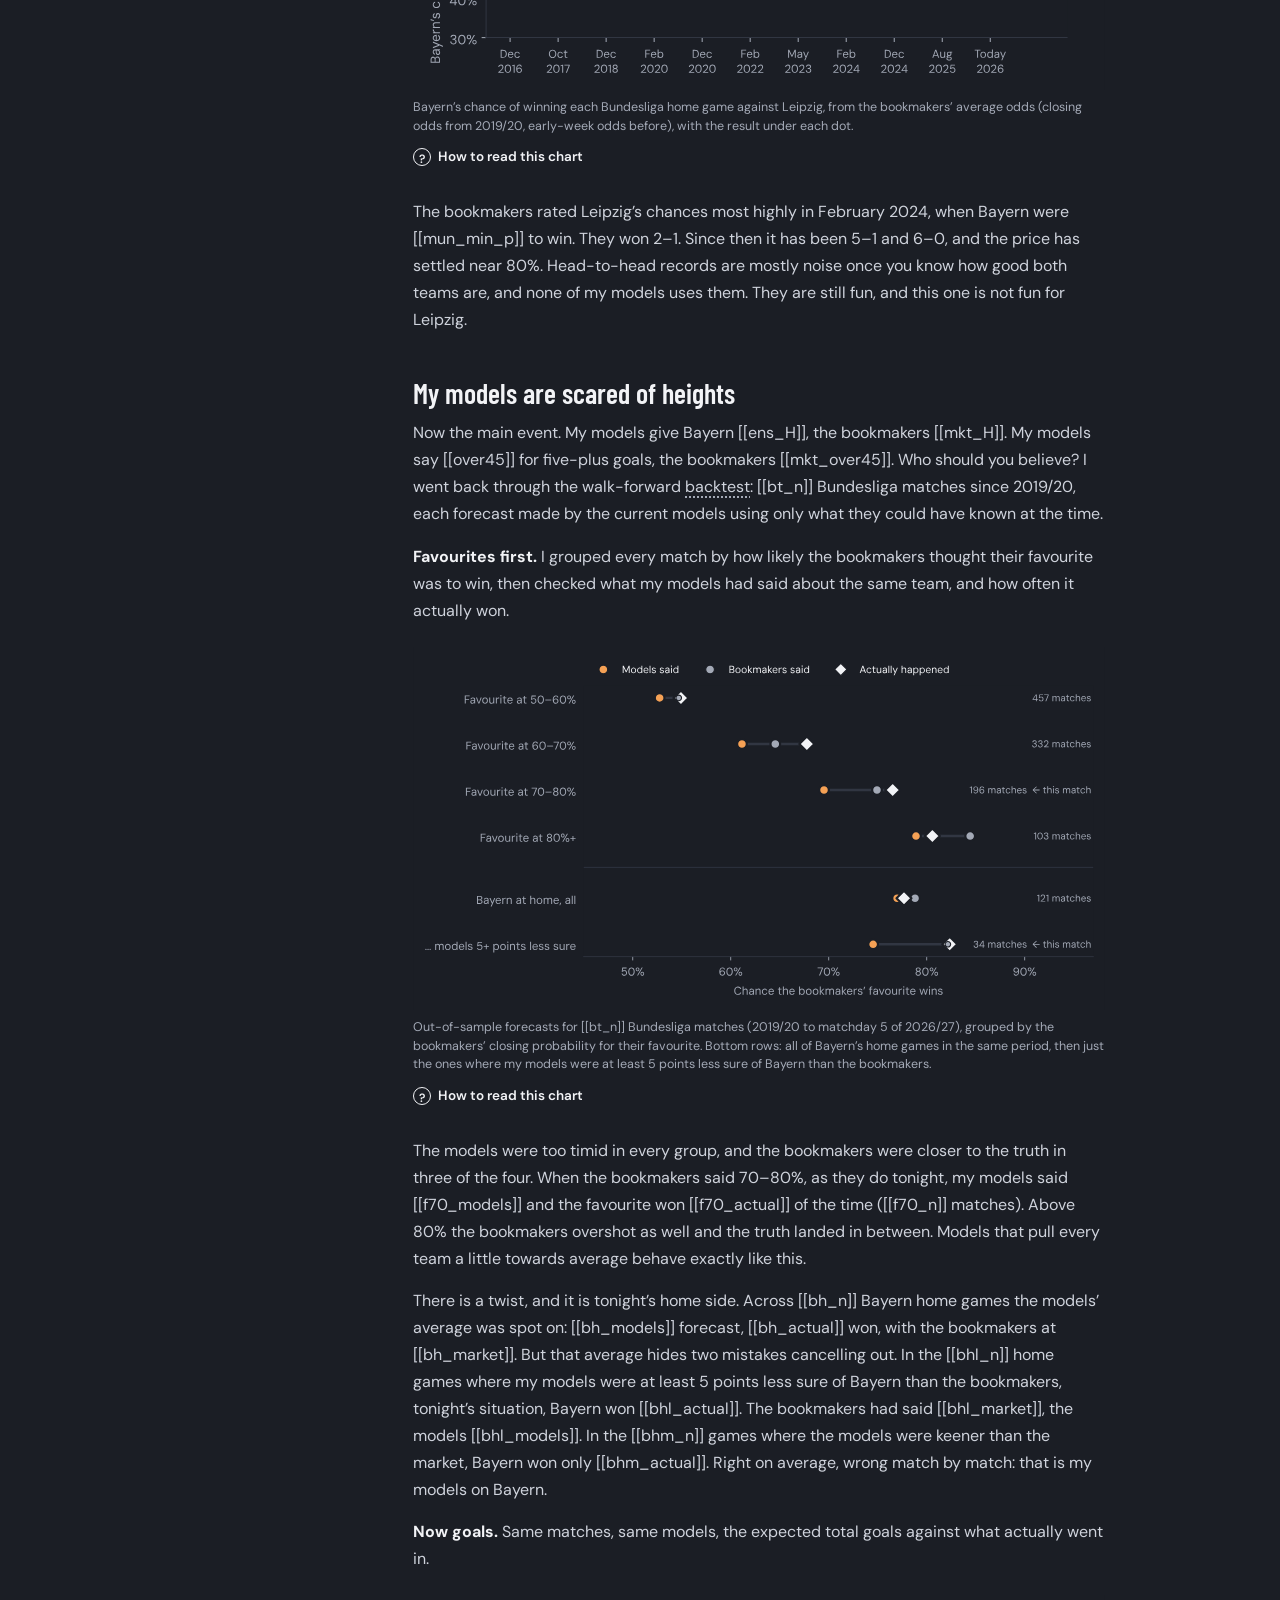
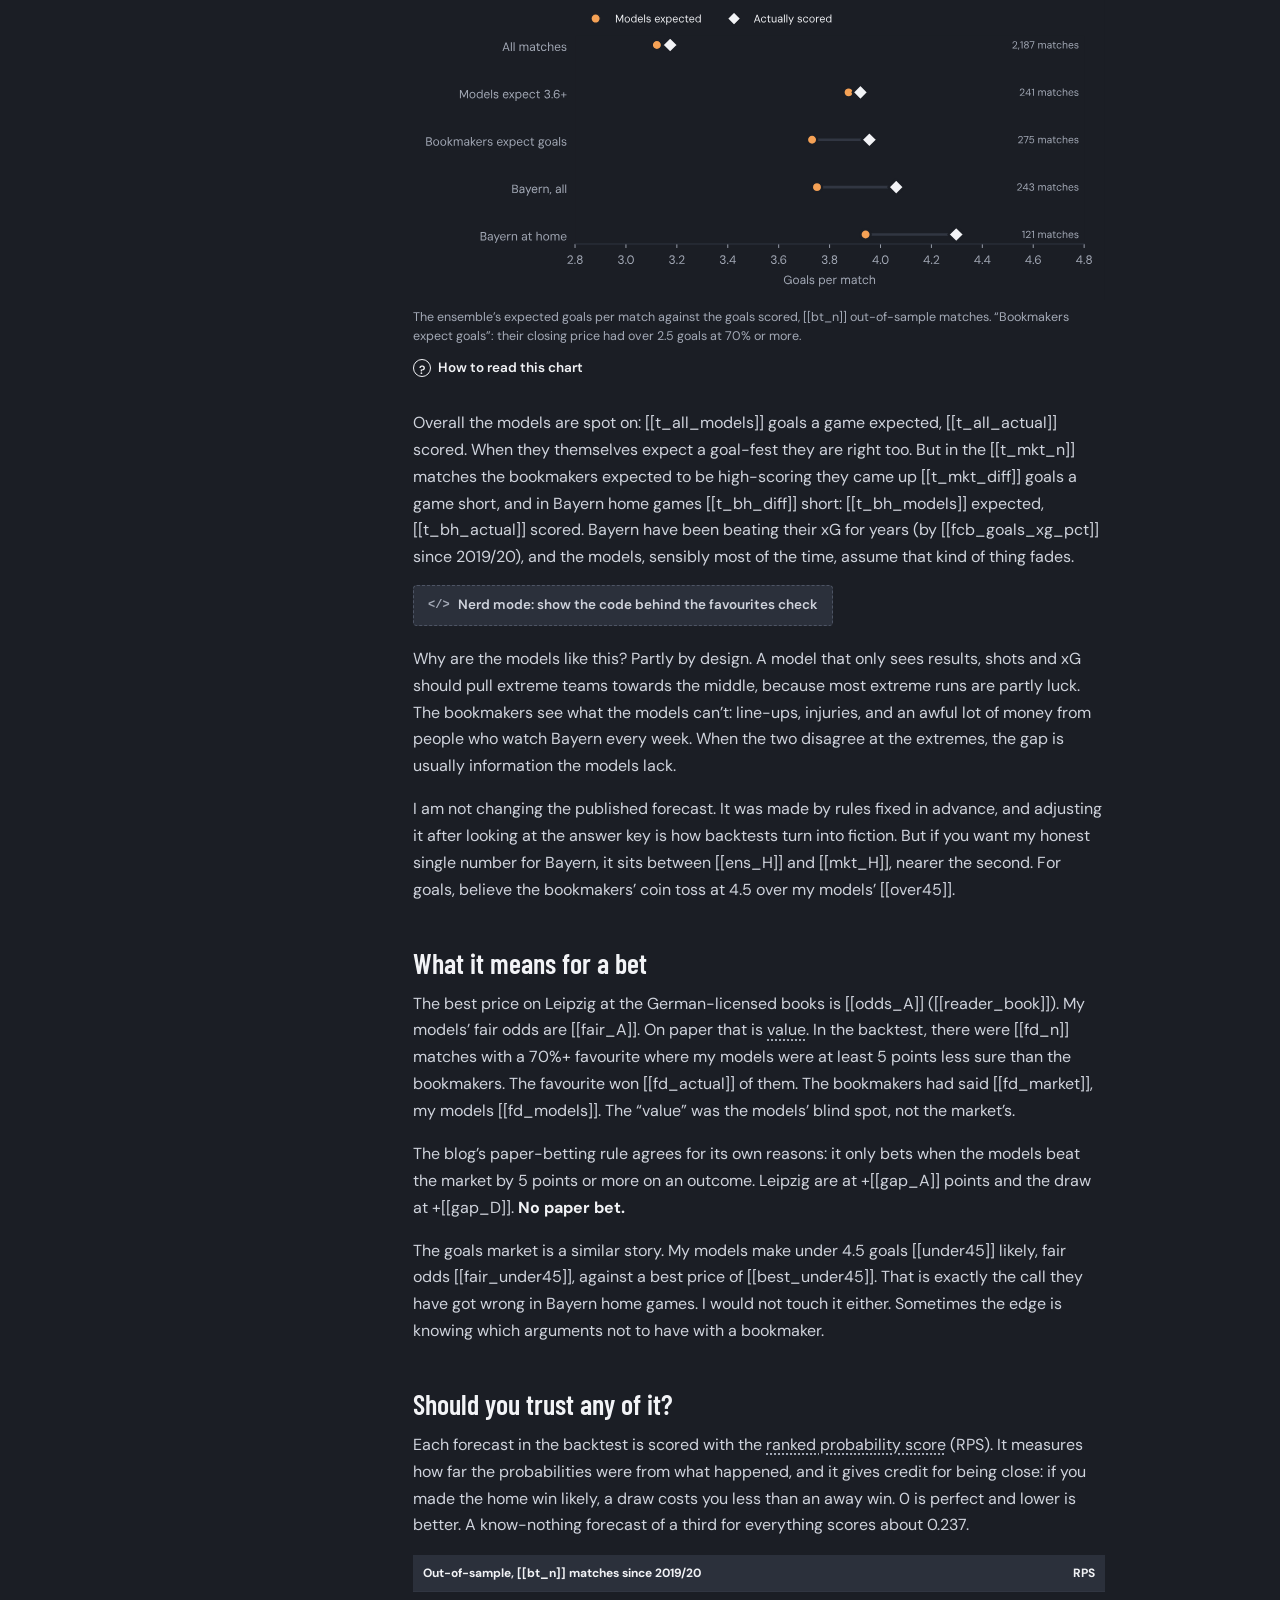
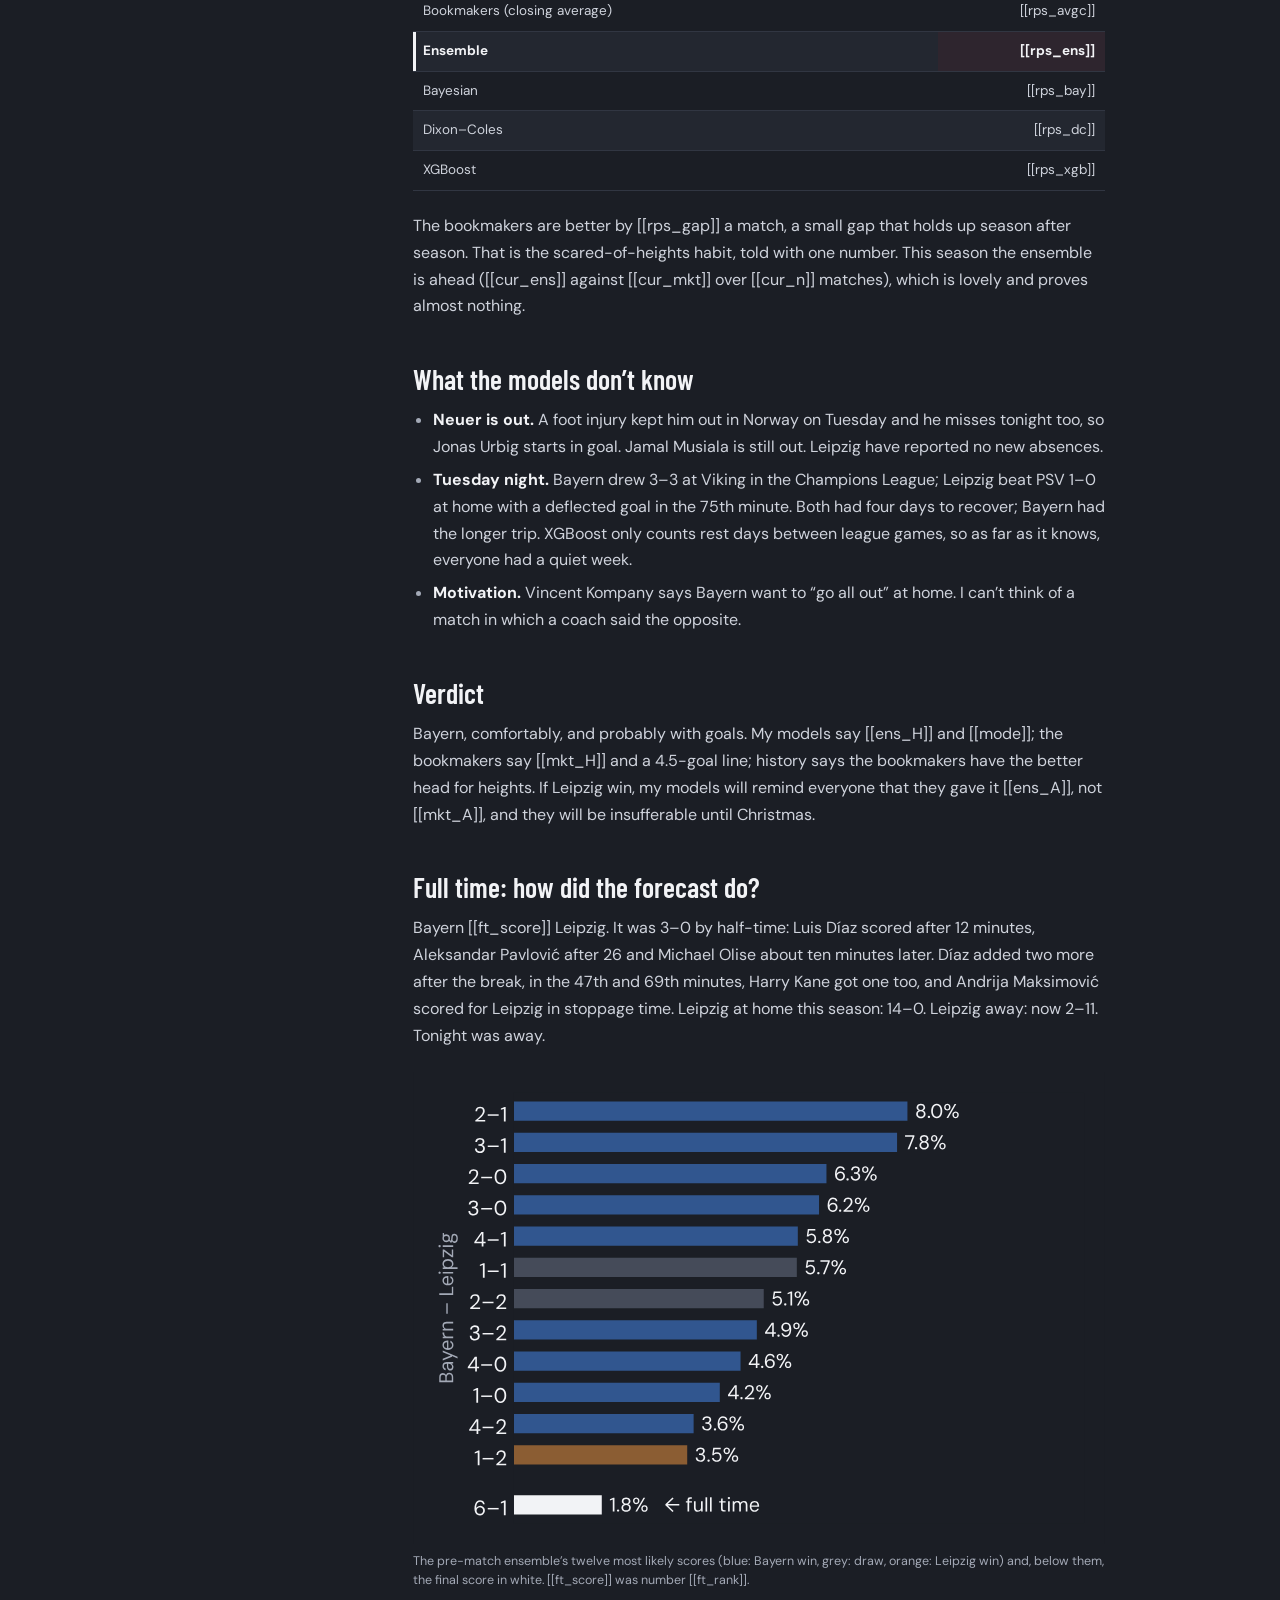
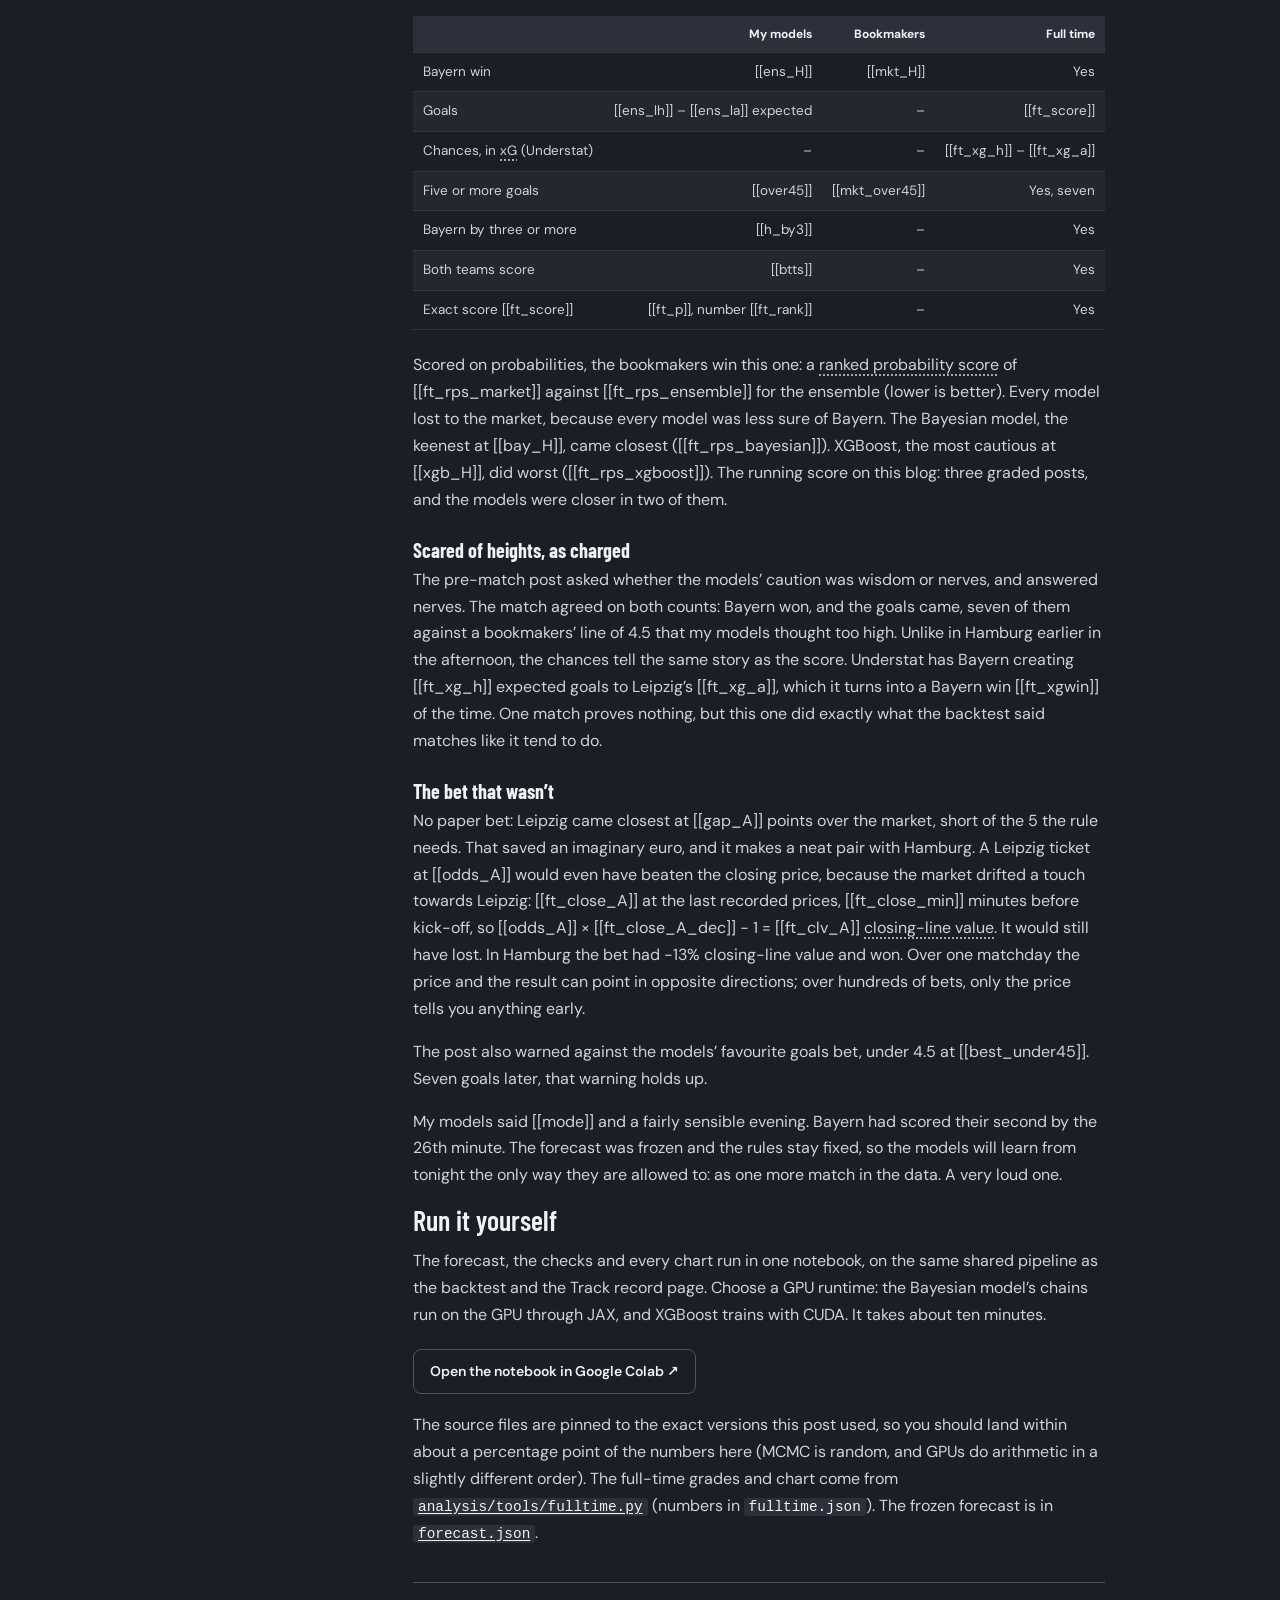
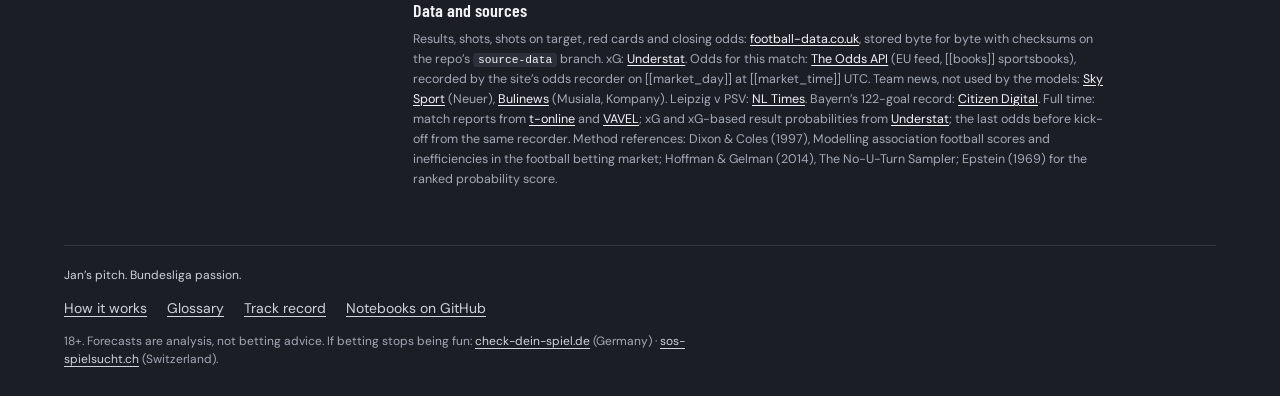
<file: analysis/2026-27-md6-bayern-leipzig/article.template.html>
<!doctype html>
<html lang="en">
  <head>
    <meta charset="utf-8">
    <meta name="viewport" content="width=device-width, initial-scale=1, viewport-fit=cover">
    <meta name="theme-color" content="#1b1e25">
    <meta name="description" content="Pre-match forecast for FC Bayern vs RB Leipzig, Bundesliga matchday 6 2026/27: three xG models against the bookmakers on a big favourite and a 4.5-goal line." data-i18n-attrs="content:analysis.metaMd6Bl">
    <title data-i18n="analysis.pageTitleMd6Bl">Bayern vs Leipzig: the forecast — Jan’s Matchday</title>
    <link rel="canonical" href="https://jhvl88.github.io/matchday/analysis/2026-27-md6-bayern-leipzig/">
    <link rel="alternate" hreflang="en" href="https://jhvl88.github.io/matchday/analysis/2026-27-md6-bayern-leipzig/?lang=en">
    <link rel="alternate" hreflang="de" href="https://jhvl88.github.io/matchday/analysis/2026-27-md6-bayern-leipzig/?lang=de">
    <link rel="alternate" hreflang="x-default" href="https://jhvl88.github.io/matchday/analysis/2026-27-md6-bayern-leipzig/">
    <meta property="og:type" content="article">
    <meta property="og:site_name" content="Jan’s Matchday">
    <meta property="og:title" content="Bayern vs Leipzig: my models are scared of heights">
    <meta property="og:description" content="The bookmakers expected Bayern to win and goals to fly. My models were more cautious. Seven seasons of data said they shouldn’t be, and a 6–1 agreed.">
    <meta property="og:url" content="https://jhvl88.github.io/matchday/analysis/2026-27-md6-bayern-leipzig/">
    <meta property="og:image" content="https://jhvl88.github.io/matchday/analysis/2026-27-md6-bayern-leipzig/share.jpg">
    <meta property="og:image:width" content="1200">
    <meta property="og:image:height" content="630">
    <meta property="og:image:alt" content="Matchday 6 · Pre-match forecast: FC Bayern München v RB Leipzig. Models: [[ens_H]] home win, [[ens_D]] draw, [[ens_A]] away win.">
    <meta property="og:locale" content="en_GB">
    <meta property="og:locale:alternate" content="de_DE">
    <meta name="twitter:card" content="summary_large_image">
    <meta name="twitter:title" content="Bayern vs Leipzig: my models are scared of heights">
    <meta name="twitter:description" content="The bookmakers expected Bayern to win and goals to fly. My models were more cautious. Seven seasons of data said they shouldn’t be, and a 6–1 agreed.">
    <meta name="twitter:image" content="https://jhvl88.github.io/matchday/analysis/2026-27-md6-bayern-leipzig/share.jpg">
    <link rel="apple-touch-icon" href="../../assets/apple-touch-icon.png">
    <link rel="manifest" href="../../manifest.webmanifest">
    <link rel="preload" href="../../assets/fonts/dm-sans-latin-400-normal.woff2" as="font" type="font/woff2" crossorigin>
    <link rel="preload" href="../../assets/fonts/barlow-condensed-latin-700-normal.woff2" as="font" type="font/woff2" crossorigin>
    <link rel="stylesheet" href="../../styles.css?v=12">
    <link rel="stylesheet" href="../analysis.css?v=5">
    <script src="../../i18n.js?v=17" defer></script>
    <script src="../../glossary.js?v=17" defer></script>
    <script src="../../explain.js?v=10" defer></script>
  </head>
  <body class="article">
    <a class="skip-link" href="#article" data-i18n="nav.skipArticle">Skip to the article</a>
    <header class="topbar">
      <div class="app-shell topbar-inner">
        <a class="brand" href="../../" aria-label="Jan’s Matchday home" data-i18n-attrs="aria-label:brand.home">
          <span class="brand-mark" aria-hidden="true">J</span>
          <span class="brand-name">Jan’s Matchday</span>
        </a>
        <nav class="top-nav" aria-label="Sections" data-i18n-attrs="aria-label:nav.label">
          <a href="../../#matchday" data-i18n="nav.matchday">Matchday</a>
          <a href="../../#table" data-i18n="nav.table">Table</a>
          <a href="../../season/" data-i18n="nav.season">Season</a>
          <a href="../../#analysis" aria-current="page" data-i18n="nav.dives">Deep dives</a>
          <a href="../../record/" data-i18n="nav.record">Track record</a>
          <a href="../../learn/" data-i18n="nav.learn">Learn</a>
        </nav>
        <div class="segmented lang-switch" role="group" aria-label="Language" data-i18n-attrs="aria-label:lang.label">
          <button type="button" data-lang="en" lang="en" title="English" aria-pressed="true">EN</button>
          <button type="button" data-lang="de" lang="de" title="Deutsch" aria-pressed="false">DE</button>
        </div>
      </div>
    </header>

    <div class="app-shell">
      <main>
        <a class="back-link" href="../../#analysis" data-i18n="analysis.back">← All deep dives</a>
        <!-- One copy of the article per language; i18n.js shows the one that matches the switch. -->
        <div id="article">
        <article class="post" lang="en" data-lang-only="en">
          <header class="post-hero">
            <p class="eyebrow">Matchday 6 · Forecast and full-time review</p>
            <h1>Bayern vs Leipzig: my models are scared of heights<span>.</span></h1>
            <p class="post-dek">The bookmakers make Bayern [[mkt_H]] favourites and put the goals line at 4.5. My models say [[ens_H]], and fewer goals. Seven seasons of backtesting say the models are the ones with vertigo.</p>
            <p class="post-meta">
              <span>Saturday 17 October 2026</span>
              <span>Kick-off 18:30 · Allianz Arena</span>
              <span>Forecast published Saturday 17 October, using results up to matchday 5</span>
              <span>Updated at full time (20:50 CEST)</span>
            </p>
          </header>

          <div class="post-layout">
            <nav class="post-toc" aria-label="On this page"><p class="post-toc-title">On this page</p><ol class="post-toc-list"></ol></nav>
            <div class="post-body">
              <div class="depth-switch" role="group" aria-label="Reading depth">
                <button type="button" class="depth-button" data-depth="quick" aria-pressed="false"><span class="depth-name">Quick take</span><span class="depth-time">2 min</span></button>
                <button type="button" class="depth-button" data-depth="full" aria-pressed="true"><span class="depth-name">Full analysis</span><span class="depth-time">12 min</span></button>
                <button type="button" class="depth-button" data-depth="nerd" aria-pressed="false"><span class="depth-name">Nerd mode</span><span class="depth-time">14 min</span></button>
              </div>
            <aside class="update-box"><p class="update-label">Full time · updated 20:50 CEST</p><p><strong>Bayern [[ft_score]] Leipzig.</strong> Luis Díaz scored three and it was 3–0 at half-time. The bookmakers ([[mkt_H]] for Bayern) were closer than my models ([[ens_H]]), and they were right about the goals as well: there were seven, after my models had put five or more at [[over45]] and the bookmakers at [[mkt_over45]]. No paper bet, as planned. <a href="#full-time">How the forecast did</a>. The pre-match analysis below is unchanged.</p></aside>
            <h2 id="the-short-version">The short version</h2>
            <div class="verdict" role="list">
              <div class="verdict-tile tile-home" role="listitem"><span class="label">Bayern win</span><span class="value">[[ens_H]]</span><span class="sub">bookies: [[mkt_H]]</span></div>
              <div class="verdict-tile tile-draw" role="listitem"><span class="label">Draw</span><span class="value">[[ens_D]]</span><span class="sub">bookies: [[mkt_D]]</span></div>
              <div class="verdict-tile tile-away" role="listitem"><span class="label">Leipzig win</span><span class="value">[[ens_A]]</span><span class="sub">bookies: [[mkt_A]]</span></div>
            </div>
            <p class="verdict-strip">
              <span><button type="button" class="term" data-term="expected-goals">Expected goals</button> <b>[[ens_lh]] – [[ens_la]]</b></span>
              <span>Most likely score <b>[[mode]]</b> ([[p_mode]])</span>
              <span>Over 4.5 goals <b>[[over45]]</b> (bookies [[mkt_over45]])</span>
              <span><button type="button" class="term" data-term="btts">Both teams score</button> <b>[[btts]]</b></span>
            </p>
            <p>Bayern are big favourites in everybody’s numbers. My models give them [[ens_H]], with [[ens_D]] for a draw and [[ens_A]] for Leipzig. The <button type="button" class="term" data-term="market-probability">bookmakers</button> are surer still at [[mkt_H]], and they expect goals. Their main over/under line is 4.5 goals. For a Bundesliga match the usual line is 2.5.</p>
            <p>So my models are more cautious on both counts: [[gap_H]] percentage points less sure of a Bayern win, and [[over45]] for five or more goals against the bookmakers’ [[mkt_over45]]. Most of this post is about whether that caution is wisdom or nerves. Spoiler: nerves. Over [[bt_n]] past matches, my models have been too timid in exactly the two places this match lives: big favourites and goal-heavy games.</p>
            <aside class="quick-take" data-show="quick">
              <p class="quick-take-title">The three things that matter</p>
              <ol class="quick-take-list">
                <li><strong>Forty goals in ten games.</strong> Bayern are [[fcb_gf]]–[[fcb_ga]] on goals this season, Leipzig [[rbl_gf]]–[[rbl_ga]]. Leipzig at home: [[rbl_home_gf]]–[[rbl_home_ga]]. Leipzig away: [[rbl_away_gf]]–[[rbl_away_ga]]. Tonight is away.</li>
                <li><strong>The models are scared of heights.</strong> In the [[bhl_n]] Bayern home games where my models were at least 5 points less sure of Bayern than the bookmakers, Bayern won [[bhl_actual]]. The bookmakers had said [[bhl_market]], the models [[bhl_models]]. On goals the models come up short in Bayern games too. Today’s gaps look like that habit, not an edge.</li>
                <li><strong>No bet.</strong> No outcome clears the 5-point gap my paper bets need: Leipzig come closest at [[gap_A]] points. The models’ lean towards under 4.5 goals is the kind of call they have got wrong in Bayern home games. Manuel Neuer is out, too. The models don’t know that.</li>
              </ol>
              <button type="button" class="quick-take-more" data-set-depth="full" data-scroll-to="forty-goals-in-ten-games">Read the full analysis →</button>
            </aside>

            <div data-show="full">

            <h2 id="forty-goals-in-ten-games">Forty goals in ten games</h2>
            <div class="table-scroll">
              <table class="post-table">
                <thead><tr><th>2026/27, matchdays 1–5</th><th>Bayern</th><th>Leipzig</th></tr></thead>
                <tbody>
                  <tr><td>Position, points (W–D–L)</td><td>[[fcb_pos_ord]], [[fcb_pts]] ([[fcb_w]]–[[fcb_d]]–[[fcb_l]])</td><td>[[rbl_pos_ord]], [[rbl_pts]] ([[rbl_w]]–[[rbl_d]]–[[rbl_l]])</td></tr>
                  <tr><td>Goals for – against</td><td>[[fcb_gf]] – [[fcb_ga]]</td><td>[[rbl_gf]] – [[rbl_ga]]</td></tr>
                  <tr><td><button type="button" class="term" data-term="xg">xG</button> for – against</td><td>[[fcb_xgf]] – [[fcb_xga]]</td><td>[[rbl_xgf]] – [[rbl_xga]]</td></tr>
                  <tr><td>At home: goals (xG)</td><td>[[fcb_home_gf]] – [[fcb_home_ga]] ([[fcb_home_xgf]] – [[fcb_home_xga]])</td><td>[[rbl_home_gf]] – [[rbl_home_ga]] ([[rbl_home_xgf]] – [[rbl_home_xga]])</td></tr>
                  <tr><td>Away: goals (xG)</td><td>[[fcb_away_gf]] – [[fcb_away_ga]] ([[fcb_away_xgf]] – [[fcb_away_xga]])</td><td>[[rbl_away_gf]] – [[rbl_away_ga]] ([[rbl_away_xgf]] – [[rbl_away_xga]])</td></tr>
                  <tr><td>Last season</td><td>[[fcb_last_ord]], [[fcb_last_pts]] points, [[fcb_last_gf]] goals</td><td>[[rbl_last_ord]], [[rbl_last_pts]] points, [[rbl_last_gf]] goals</td></tr>
                </tbody>
              </table>
            </div>
            <p>A quick word on <strong>xG</strong>, because from this week my models learn from it. Every shot gets a value: how often shots like it, from that spot and in that situation, end up as goals. Add a team’s values up and you get how many goals its chances were worth. Over a handful of games it says more about a team than goals do, because finishing luck evens out and chance creation doesn’t. The numbers here come from Understat.</p>
            <p>Neither of them is top, by the way. That is [[leader]], level on [[leader_pts]] points with [[second]]. Bayern are where you left them otherwise. They scored [[fcb_last_gf]] league goals last season, a Bundesliga record by 21, and this season they create [[fcb_xgf_pg]] xG a game, the most in the league, while allowing [[fcb_xga_pg]]; only [[xga_top]] allow less. The two draws were not for lack of trying: [[fcb_m2_xgf]] xG to [[fcb_m2_xga]] in the [[fcb_m2_score]] at Schalke, [[fcb_m5_xgf]] to [[fcb_m5_xga]] in the [[fcb_m5_score]] at Augsburg. That one is how my matchday 5 forecast ended up grading a draw.</p>
            <p>Leipzig are two different teams. At home they have won [[rbl_m1_score]], [[rbl_m3_score]] and [[rbl_m5_score]]. Away they lost in Bremen and in Leverkusen. xG thinks Bremen was a robbery (Leipzig created [[rbl_m2_xgf]] to Bremen’s [[rbl_m2_xga]]) and Leverkusen was fair ([[rbl_m4_xgf]] to [[rbl_m4_xga]]). Two away games are not a pattern, and the models treat them that way: Leipzig are a good side whose two hardest fixtures so far happened to be away. Tonight is harder still.</p>
            <figure class="post-figure">
              <img src="figs/fig4_season.svg" alt="Bar charts of xG created and conceded in each league match this season. Bayern out-created every opponent; Leipzig dominated at home and were out-created in Leverkusen." loading="lazy">
              <figcaption>xG created (club colour) and conceded (grey) in each league match this season, with the score underneath. H = home, A = away.</figcaption>
            <details class="howto"><summary>How to read this chart</summary><p>Each pair of bars is one match. The coloured bar is how many goals the club’s chances were worth, the grey bar the same for the opponent. A tall coloured bar next to a short grey one is a dominant performance, whatever the score says.</p></details></figure>

            <h2 id="three-models-and-an-average">Three models and an average</h2>
            <p>Same three models as in the <a href="../2026-27-md5-augsburg-bayern/">Augsburg vs Bayern forecast</a>, which explains them properly, with one upgrade. Since Friday they learn from xG as well as goals and shots, after a <a href="https://github.com/JHvL88/matchday/blob/main/analysis/backtest/xg/README.md" target="_blank" rel="noreferrer">pre-registered test</a> found that it made all three better. This is the first forecast from the new versions. The average, my published forecast, still weights the three equally.</p>
            <figure class="post-figure">
              <img src="figs/fig1_forecast.svg" alt="Stacked bars of win, draw and loss probabilities for each model, the ensemble and the bookmakers. The models give Bayern [[xgb_H]] to [[bay_H]]; the bookmakers [[mkt_H]]." loading="lazy">
              <figcaption>Win/draw/win probabilities. Bookmakers: the average of [[books]] sportsbooks (average odds [[avgodds_H]] / [[avgodds_D]] / [[avgodds_A]]), recorded on [[market_day]] at [[market_time]] UTC, with each book’s <button type="button" class="term" data-term="margin">margin</button> removed.</figcaption>
            <details class="howto"><summary>How to read this chart</summary><p>Each row is one forecaster and adds up to 100%: blue for a Bayern win, grey for the draw, orange for Leipzig. Compare the Ensemble row, my published forecast, with the Bookmakers row below it.</p></details></figure>
            <ul>
              <li><strong><button type="button" class="term" data-term="dixon-coles">Dixon–Coles</button></strong> says [[dc_H]] for Bayern. It rates every club’s attack and defence from a year of results, with recent games counting more, and now learns from a blend of three parts goals to one part xG. Expected goals: [[dc_lh]] – [[dc_la]].</li>
              <li><strong>The Bayesian <button type="button" class="term" data-term="bayesian-model">shots-to-goals model</button></strong> is the most Bayern-friendly at [[bay_H]]. It expects [[sot_h]] Bayern shots on target to Leipzig’s [[sot_a]], with [[conv_h]] and [[conv_a]] of them going in. It also has the highest goal count of the three: [[bay_lh]] – [[bay_la]].</li>
              <li><strong><button type="button" class="term" data-term="xgboost">XGBoost</button></strong> is the most cautious at [[xgb_H]]. It works from 36 pre-match numbers: <button type="button" class="term" data-term="elo">Elo</button> ratings, recent form in goals, shots and xG, rest days. Leipzig’s recent attacking form pushes their expected goals up.</li>
            </ul>
            <p class="depth-peek" data-show="full-only"><button type="button" data-set-depth="nerd">Nerd mode: what drives XGBoost, and the code</button></p>
            <div data-show="nerd">
            <figure class="post-figure">
              <img src="figs/fig9_xgb_drivers.svg" alt="Bar charts of the features that move XGBoost's expected goals for each side." loading="lazy">
              <figcaption>What drives the XGBoost forecast (<button type="button" class="term" data-term="shap">SHAP contributions</button>, shown as multipliers on expected goals).</figcaption>
            <details class="howto"><summary>How to read this chart</summary><p>Coloured bars to the right pushed that side’s expected goals up; grey bars to the left pulled them down. ×1.1 means 10% more goals than the model would otherwise expect.</p></details></figure>
            <p>The <button type="button" class="term" data-term="ensemble">ensemble</button> is deliberately dull. Each model produces a grid of scoreline probabilities and the forecast is their plain average:</p>
<pre><code>lh, la = dc.rates("Bayern Munich", "RB Leipzig")
grids = dict(dc=score_matrix(lh, la, dc.rho),         <span class="c"># Dixon–Coles</span>
             bay=B,                                    <span class="c"># Bayesian, posterior predictive</span>
             xgb=score_matrix(xlh, xla, dc.rho))       <span class="c"># XGBoost goal rates</span>
grids["ens"] = (grids["dc"] + grids["bay"] + grids["xgb"]) / 3   <span class="c"># equal weights, fixed in advance</span></code></pre>
            <p>The Bayesian model ran two NUTS chains of 800 draws after 800 warm-up steps on [[bayes_matches]] matches of the 1. and 2. Bundesliga since [[bayes_from]] ([[bayes_clubs]] clubs), with [[divergences]] divergent transitions and a largest <span class="nowrap">R-hat</span> of [[rhat]] across the global parameters and every club’s current strengths. Fine.</p>
            </div>

            <h2 id="the-scoreline">The scoreline</h2>
            <figure class="post-figure">
              <img src="figs/fig2_scorelines.svg" alt="Heatmap of scoreline probabilities. [[mode]] is the most likely at [[p_mode]], then [[top2]] and [[top3]]." loading="lazy">
              <figcaption><button type="button" class="term" data-term="ensemble">Ensemble</button> probability of each exact score (Bayern goals on the vertical axis; scores not shown are each below 0.5%). The outlined cell is the most likely score.</figcaption>
            <details class="howto"><summary>How to read this chart</summary><p>Bayern’s goals run up the side, Leipzig’s along the bottom, and lighter cells are likelier. The diagonal (0–0, 1–1, 2–2 …) holds the draws; above it Bayern win, below it Leipzig win.</p></details></figure>
            <p>[[mode]] is the single most likely score at [[p_mode]], just ahead of [[top2]] ([[p_top2]]), then [[top3]] ([[p_top3]]) and [[top4]] ([[p_top4]]). That no score reaches even 9% tells you how spread out a Bayern game is. Bayern by two or more: [[h_by2]]. By three or more: [[h_by3]]. Leipzig fail to score: [[bayern_clean]]. Both teams score: [[btts]].</p>
            <p>Then there are the goals. The models expect [[ens_total]] in total, a lot for any Bundesliga match, but the bookmakers expect more. At their 4.5 line, over and under are roughly a coin toss: [[mkt_over45]] for five or more once the margins are out. The models say [[over45]].</p>
            <figure class="post-figure">
              <img src="figs/fig3_totals.svg" alt="Bar chart of total goals in the match. Four goals is the most likely total; five or more add up to [[over45]], against the bookmakers' [[mkt_over45]]." loading="lazy">
              <figcaption>Total goals in the match, from the ensemble. Blue bars are the outcomes that win an over-4.5 bet. Bookmakers’ figure: the average fair probability across [[books_over45]] sportsbooks pricing the 4.5 line.</figcaption>
            </figure>

            <h2 id="how-strong-are-they-really">How strong are they, really?</h2>
            <p>The Bayesian model rates every club on two things, shots on target created and shots on target allowed, relative to an average Bundesliga side. Here is the league as it sees it now:</p>
            <figure class="post-figure">
              <img src="figs/fig5_league_map.svg" alt="Scatter of all 18 Bundesliga clubs by shots on target created and conceded. Bayern are far to the right of everyone; Leipzig are in the top-right group." loading="lazy">
              <figcaption>The 2026/27 Bundesliga by shot creation (right is better) and shot suppression (up is better), as of matchday 5.</figcaption>
            <details class="howto"><summary>How to read this chart</summary><p>Each dot is a club. Further right means more shots on target created than an average side, higher up means fewer conceded. Top right is where you want to live.</p></details></figure>
            <p>Bayern create [[fcb_att]]× the shots on target of an average side and allow [[fcb_conc]]× as many. Leipzig create [[rbl_att]]× (number [[rbl_att_rank]] in the league) and allow [[rbl_conc]]× (number [[rbl_conc_rank]]). Leipzig are a very good team. Bayern are on a different chart.</p>

            <h2 id="the-fixture-that-stopped-being-a-contest">The fixture that stopped being a contest</h2>
            <p>Leipzig have been in the Bundesliga since 2016. In [[h2h_n]] league meetings Bayern have won [[h2h_w]], drawn [[h2h_d]] and lost [[h2h_l]], with goals [[h2h_gf]]–[[h2h_ga]]. In Munich it is [[mun_w]] wins, [[mun_d]] draws and one defeat: 3–1 in May 2023, the night that briefly handed Dortmund the title race.</p>
            <figure class="post-figure">
              <img src="figs/fig6_h2h.svg" alt="Line chart of Bayern's pre-match win probability in each home game against Leipzig since 2016, with results. It fell to [[mun_min_p]] and has been close to 80% for the last three meetings." loading="lazy">
              <figcaption>Bayern’s chance of winning each Bundesliga home game against Leipzig, from the bookmakers’ average odds (closing odds from 2019/20, early-week odds before), with the result under each dot.</figcaption>
            <details class="howto"><summary>How to read this chart</summary><p>Each dot is one meeting in Munich: how likely the bookmakers thought a Bayern win was before kick-off. Blue dots are Bayern wins, grey draws, orange the one Leipzig win. On the right, tonight’s numbers.</p></details></figure>
            <p>The bookmakers rated Leipzig’s chances most highly in February 2024, when Bayern were [[mun_min_p]] to win. They won 2–1. Since then it has been 5–1 and 6–0, and the price has settled near 80%. Head-to-head records are mostly noise once you know how good both teams are, and none of my models uses them. They are still fun, and this one is not fun for Leipzig.</p>

            <h2 id="scared-of-heights">My models are scared of heights</h2>
            <p>Now the main event. My models give Bayern [[ens_H]], the bookmakers [[mkt_H]]. My models say [[over45]] for five-plus goals, the bookmakers [[mkt_over45]]. Who should you believe? I went back through the walk-forward <button type="button" class="term" data-term="backtest">backtest</button>: [[bt_n]] Bundesliga matches since 2019/20, each forecast made by the current models using only what they could have known at the time.</p>
            <p><strong>Favourites first.</strong> I grouped every match by how likely the bookmakers thought their favourite was to win, then checked what my models had said about the same team, and how often it actually won.</p>
            <figure class="post-figure">
              <img src="figs/fig7_favourites.svg" alt="Dot plot. For bookmaker favourites at 70-80%, the models said [[f70_models]], the bookmakers [[f70_market]], and the favourite won [[f70_actual]]. For Bayern home games where the models were 5+ points less sure, the bookmakers said [[bhl_market]] and Bayern won [[bhl_actual]]." loading="lazy">
              <figcaption>Out-of-sample forecasts for [[bt_n]] Bundesliga matches (2019/20 to matchday 5 of 2026/27), grouped by the bookmakers’ closing probability for their favourite. Bottom rows: all of Bayern’s home games in the same period, then just the ones where my models were at least 5 points less sure of Bayern than the bookmakers.</figcaption>
            <details class="howto"><summary>How to read this chart</summary><p>Each row is a group of past matches. Orange dot: what my models said about the favourite. Grey dot: the bookmakers. Diamond: how often the favourite won. Whichever dot sits nearer the diamond was closer to the truth.</p></details></figure>
            <p>The models were too timid in every group, and the bookmakers were closer to the truth in three of the four. When the bookmakers said 70–80%, as they do tonight, my models said [[f70_models]] and the favourite won [[f70_actual]] of the time ([[f70_n]] matches). Above 80% the bookmakers overshot as well and the truth landed in between. Models that pull every team a little towards average behave exactly like this.</p>
            <p>There is a twist, and it is tonight’s home side. Across [[bh_n]] Bayern home games the models’ average was spot on: [[bh_models]] forecast, [[bh_actual]] won, with the bookmakers at [[bh_market]]. But that average hides two mistakes cancelling out. In the [[bhl_n]] home games where my models were at least 5 points less sure of Bayern than the bookmakers, tonight’s situation, Bayern won [[bhl_actual]]. The bookmakers had said [[bhl_market]], the models [[bhl_models]]. In the [[bhm_n]] games where the models were keener than the market, Bayern won only [[bhm_actual]]. Right on average, wrong match by match: that is my models on Bayern.</p>
            <p><strong>Now goals.</strong> Same matches, same models, the expected total goals against what actually went in.</p>
            <figure class="post-figure">
              <img src="figs/fig8_goals_check.svg" alt="Dot plot of goals per match. Overall the models are on target; in matches the bookmakers expected to be high-scoring, and in Bayern's games, the models expected fewer goals than were scored." loading="lazy">
              <figcaption>The ensemble’s expected goals per match against the goals scored, [[bt_n]] out-of-sample matches. “Bookmakers expect goals”: their closing price had over 2.5 goals at 70% or more.</figcaption>
            <details class="howto"><summary>How to read this chart</summary><p>Orange dot: how many goals the models expected, on average, in that group of matches. Diamond: how many were scored. A diamond to the right means the models undercounted.</p></details></figure>
            <p>Overall the models are spot on: [[t_all_models]] goals a game expected, [[t_all_actual]] scored. When they themselves expect a goal-fest they are right too. But in the [[t_mkt_n]] matches the bookmakers expected to be high-scoring they came up [[t_mkt_diff]] goals a game short, and in Bayern home games [[t_bh_diff]] short: [[t_bh_models]] expected, [[t_bh_actual]] scored. Bayern have been beating their xG for years (by [[fcb_goals_xg_pct]] since 2019/20), and the models, sensibly most of the time, assume that kind of thing fades.</p>
            <p class="depth-peek" data-show="full-only"><button type="button" data-set-depth="nerd">Nerd mode: show the code behind the favourites check</button></p>
            <div data-show="nerd">
            <p>The favourites check is a few lines of pandas on the backtest table, one row per match with each model’s probabilities and the closing market:</p>
<pre><code>fav_home = o.avgc_H &gt;= o.avgc_A                        <span class="c"># the bookmakers' favourite</span>
o["p_mkt"] = np.where(fav_home, o.avgc_H, o.avgc_A)    <span class="c"># their probability for it, margin removed</span>
o["p_ens"] = np.where(fav_home, o.ens_H, o.ens_A)      <span class="c"># the ensemble's, for the same team</span>
o["won"] = np.where(fav_home, o.y == 0, o.y == 2)      <span class="c"># did it win?</span>
for lo, hi in [(0.5, 0.6), (0.6, 0.7), (0.7, 0.8), (0.8, 1.01)]:
    k = (o.p_mkt &gt;= lo) &amp; (o.p_mkt &lt; hi)
    print(lo, k.sum(), o.p_ens[k].mean(), o.p_mkt[k].mean(), o.won[k].mean())</code></pre>
            <p>One trap to avoid: grouping by the bookmakers’ number makes my models look timid partly by construction, because any noisy forecaster regresses towards the middle when you sort by someone else’s forecast. So I sorted the other way too, by the ensemble’s own probability. When the models said 70–80%, the bookmakers said [[own70_market]] and the favourite won [[own70_actual]] ([[own70_n]] matches); at 60–70% it was [[own60_market]] and [[own60_actual]]. The outcomes still sided with the bookmakers. Above 80% the models were the closer ones, though on only [[own80_n]] matches. On matches with a 70%+ favourite the market’s <button type="button" class="term" data-term="rps">ranked probability score</button> is [[f70rps_mkt]] against the ensemble’s [[f70rps_ens]] ([[f70rps_n]] matches; lower is better).</p>
            </div>
            <p>Why are the models like this? Partly by design. A model that only sees results, shots and xG should pull extreme teams towards the middle, because most extreme runs are partly luck. The bookmakers see what the models can’t: line-ups, injuries, and an awful lot of money from people who watch Bayern every week. When the two disagree at the extremes, the gap is usually information the models lack.</p>
            <p>I am not changing the published forecast. It was made by rules fixed in advance, and adjusting it after looking at the answer key is how backtests turn into fiction. But if you want my honest single number for Bayern, it sits between [[ens_H]] and [[mkt_H]], nearer the second. For goals, believe the bookmakers’ coin toss at 4.5 over my models’ [[over45]].</p>

            <h2 id="what-it-means-for-a-bet">What it means for a bet</h2>
            <p>The best price on Leipzig at the German-licensed books is [[odds_A]] ([[reader_book]]). My models’ fair odds are [[fair_A]]. On paper that is <button type="button" class="term" data-term="edge">value</button>. In the backtest, there were [[fd_n]] matches with a 70%+ favourite where my models were at least 5 points less sure than the bookmakers. The favourite won [[fd_actual]] of them. The bookmakers had said [[fd_market]], my models [[fd_models]]. The “value” was the models’ blind spot, not the market’s.</p>
            <p>The blog’s paper-betting rule agrees for its own reasons: it only bets when the models beat the market by 5 points or more on an outcome. Leipzig are at +[[gap_A]] points and the draw at +[[gap_D]]. <strong>No paper bet.</strong></p>
            <p>The goals market is a similar story. My models make under 4.5 goals [[under45]] likely, fair odds [[fair_under45]], against a best price of [[best_under45]]. That is exactly the call they have got wrong in Bayern home games. I would not touch it either. Sometimes the edge is knowing which arguments not to have with a bookmaker.</p>

            <h2 id="should-you-trust-any-of-it">Should you trust any of it?</h2>
            <p>Each forecast in the backtest is scored with the <button type="button" class="term" data-term="rps">ranked probability score</button> (RPS). It measures how far the probabilities were from what happened, and it gives credit for being close: if you made the home win likely, a draw costs you less than an away win. 0 is perfect and lower is better. A know-nothing forecast of a third for everything scores about 0.237.</p>
            <div class="table-scroll"><table class="post-table wide"><thead><tr><th>Out-of-sample, [[bt_n]] matches since 2019/20</th><th>RPS</th></tr></thead><tbody><tr><td>Bookmakers (closing average)</td><td>[[rps_avgc]]</td></tr><tr class="is-key"><td>Ensemble</td><td>[[rps_ens]]</td></tr><tr><td>Bayesian</td><td>[[rps_bay]]</td></tr><tr><td>Dixon–Coles</td><td>[[rps_dc]]</td></tr><tr><td>XGBoost</td><td>[[rps_xgb]]</td></tr></tbody></table></div>
            <p>The bookmakers are better by [[rps_gap]] a match, a small gap that holds up season after season. That is the scared-of-heights habit, told with one number. This season the ensemble is ahead ([[cur_ens]] against [[cur_mkt]] over [[cur_n]] matches), which is lovely and proves almost nothing.</p>

            <h2 id="what-the-models-dont-know">What the models don’t know</h2>
            <ul>
              <li><strong>Neuer is out.</strong> A foot injury kept him out in Norway on Tuesday and he misses tonight too, so Jonas Urbig starts in goal. Jamal Musiala is still out. Leipzig have reported no new absences.</li>
              <li><strong>Tuesday night.</strong> Bayern drew 3–3 at Viking in the Champions League; Leipzig beat PSV 1–0 at home with a deflected goal in the 75th minute. Both had four days to recover; Bayern had the longer trip. XGBoost only counts rest days between league games, so as far as it knows, everyone had a quiet week.</li>
              <li><strong>Motivation.</strong> Vincent Kompany says Bayern want to “go all out” at home. I can’t think of a match in which a coach said the opposite.</li>
            </ul>
            </div>

            <h2 id="verdict">Verdict</h2>
            <p>Bayern, comfortably, and probably with goals. My models say [[ens_H]] and [[mode]]; the bookmakers say [[mkt_H]] and a 4.5-goal line; history says the bookmakers have the better head for heights. If Leipzig win, my models will remind everyone that they gave it [[ens_A]], not [[mkt_A]], and they will be insufferable until Christmas.</p>

            <h2 id="full-time">Full time: how did the forecast do?</h2>
            <p>Bayern [[ft_score]] Leipzig. It was 3–0 by half-time: Luis Díaz scored after 12 minutes, Aleksandar Pavlović after 26 and Michael Olise about ten minutes later. Díaz added two more after the break, in the 47th and 69th minutes, Harry Kane got one too, and Andrija Maksimović scored for Leipzig in stoppage time. Leipzig at home this season: 14&#8288;–&#8288;0. Leipzig away: now 2&#8288;–&#8288;11. Tonight was away.</p>
            <figure class="post-figure"><img src="figs/fig10_fulltime.svg" alt="The twelve most likely scores in the pre-match forecast, coloured by result, and the final score 6-1 below them at [[ft_p]], the [[ft_rank]]th most likely." loading="lazy"><figcaption>The pre-match ensemble’s twelve most likely scores (blue: Bayern win, grey: draw, orange: Leipzig win) and, below them, the final score in white. [[ft_score]] was number [[ft_rank]].</figcaption></figure>
            <div class="table-scroll"><table class="post-table"><thead><tr><th></th><th>My models</th><th>Bookmakers</th><th>Full time</th></tr></thead><tbody><tr><td>Bayern win</td><td>[[ens_H]]</td><td>[[mkt_H]]</td><td>Yes</td></tr><tr><td>Goals</td><td>[[ens_lh]] – [[ens_la]] expected</td><td>–</td><td>[[ft_score]]</td></tr><tr><td>Chances, in <button type="button" class="term" data-term="xg">xG</button> (Understat)</td><td>–</td><td>–</td><td>[[ft_xg_h]] – [[ft_xg_a]]</td></tr><tr><td>Five or more goals</td><td>[[over45]]</td><td>[[mkt_over45]]</td><td>Yes, seven</td></tr><tr><td>Bayern by three or more</td><td>[[h_by3]]</td><td>–</td><td>Yes</td></tr><tr><td>Both teams score</td><td>[[btts]]</td><td>–</td><td>Yes</td></tr><tr><td>Exact score [[ft_score]]</td><td>[[ft_p]], number [[ft_rank]]</td><td>–</td><td>Yes</td></tr></tbody></table></div>
            <p>Scored on probabilities, the bookmakers win this one: a <button type="button" class="term" data-term="rps">ranked probability score</button> of [[ft_rps_market]] against [[ft_rps_ensemble]] for the ensemble (lower is better). Every model lost to the market, because every model was less sure of Bayern. The Bayesian model, the keenest at [[bay_H]], came closest ([[ft_rps_bayesian]]). XGBoost, the most cautious at [[xgb_H]], did worst ([[ft_rps_xgboost]]). The running score on this blog: three graded posts, and the models were closer in two of them.</p>

            <h3>Scared of heights, as charged</h3>
            <p>The pre-match post asked whether the models’ caution was wisdom or nerves, and answered nerves. The match agreed on both counts: Bayern won, and the goals came, seven of them against a bookmakers’ line of 4.5 that my models thought too high. Unlike in Hamburg earlier in the afternoon, the chances tell the same story as the score. Understat has Bayern creating [[ft_xg_h]] expected goals to Leipzig’s [[ft_xg_a]], which it turns into a Bayern win [[ft_xgwin]] of the time. One match proves nothing, but this one did exactly what the backtest said matches like it tend to do.</p>

            <h3>The bet that wasn’t</h3>
            <p>No paper bet: Leipzig came closest at [[gap_A]] points over the market, short of the 5 the rule needs. That saved an imaginary euro, and it makes a neat pair with Hamburg. A Leipzig ticket at [[odds_A]] would even have beaten the closing price, because the market drifted a touch towards Leipzig: [[ft_close_A]] at the last recorded prices, [[ft_close_min]] minutes before kick-off, so [[odds_A]] × [[ft_close_A_dec]] − 1 = [[ft_clv_A]] <button type="button" class="term" data-term="clv">closing-line value</button>. It would still have lost. In Hamburg the bet had −13% closing-line value and won. Over one matchday the price and the result can point in opposite directions; over hundreds of bets, only the price tells you anything early.</p>
            <p>The post also warned against the models’ favourite goals bet, under 4.5 at [[best_under45]]. Seven goals later, that warning holds up.</p>
            <p>My models said [[mode]] and a fairly sensible evening. Bayern had scored their second by the 26th minute. The forecast was frozen and the rules stay fixed, so the models will learn from tonight the only way they are allowed to: as one more match in the data. A very loud one.</p>

            <div data-show="full">
            <h2 id="run-it-yourself">Run it yourself</h2>
            <p>The forecast, the checks and every chart run in one notebook, on the same shared pipeline as the backtest and the Track record page. Choose a GPU runtime: the Bayesian model’s chains run on the GPU through JAX, and XGBoost trains with CUDA. It takes about ten minutes.</p>
            <a class="colab-link" href="https://colab.research.google.com/github/JHvL88/matchday/blob/main/analysis/2026-27-md6-bayern-leipzig/bayern_leipzig_md6.ipynb" target="_blank" rel="noreferrer">Open the notebook in Google Colab ↗</a>
            <p>The source files are pinned to the exact versions this post used, so you should land within about a percentage point of the numbers here (MCMC is random, and GPUs do arithmetic in a slightly different order). The full-time grades and chart come from <a href="https://github.com/JHvL88/matchday/blob/main/analysis/tools/fulltime.py" target="_blank" rel="noreferrer"><code>analysis/tools/fulltime.py</code></a> (numbers in <code>fulltime.json</code>). The frozen forecast is in <a href="https://github.com/JHvL88/matchday/blob/main/analysis/2026-27-md6-bayern-leipzig/forecast.json" target="_blank" rel="noreferrer"><code>forecast.json</code></a>.</p>
            </div>

            <section class="post-sources">
              <h2 id="data-and-sources">Data and sources</h2>
              <p>Results, shots, shots on target, red cards and closing odds: <a href="https://www.football-data.co.uk/" target="_blank" rel="noreferrer">football-data.co.uk</a>, stored byte for byte with checksums on the repo’s <code>source-data</code> branch. xG: <a href="https://understat.com/league/Bundesliga" target="_blank" rel="noreferrer">Understat</a>. Odds for this match: <a href="https://the-odds-api.com/" target="_blank" rel="noreferrer">The Odds API</a> (EU feed, [[books]] sportsbooks), recorded by the site’s odds recorder on [[market_day]] at [[market_time]] UTC. Team news, not used by the models: <a href="https://sport.sky.de/fussball/artikel/manuel-neuer-fehlt-dem-fc-bayern-gegen-rb-leipzig/13599839/35311" target="_blank" rel="noreferrer">Sky Sport</a> (Neuer), <a href="https://bulinews.com/kompany-coy-neuer-bayern-plan-all-out-against-leipzig" target="_blank" rel="noreferrer">Bulinews</a> (Musiala, Kompany). Leipzig v PSV: <a href="https://nltimes.nl/node/92391" target="_blank" rel="noreferrer">NL Times</a>. Bayern’s 122-goal record: <a href="https://citizen.digital/article/bayern-munichs-record-breaking-bundesliga-win-in-numbers-n382859" target="_blank" rel="noreferrer">Citizen Digital</a>. Full time: match reports from <a href="https://www.t-online.de/sport/fussball/bundesliga/id_101486074/fc-bayern-ueberrollt-rb-leipzig-im-bundesliga-topspiel.html" target="_blank" rel="noreferrer">t-online</a> and <a href="https://vavel.com/en-us/soccer/2026/10/17/1275474-bayern-vs-leipzig-live-score-bundesliga.html" target="_blank" rel="noreferrer">VAVEL</a>; xG and xG-based result probabilities from <a href="https://understat.com/" target="_blank" rel="noreferrer">Understat</a>; the last odds before kick-off from the same recorder. Method references: Dixon &amp; Coles (1997), <em>Modelling association football scores and inefficiencies in the football betting market</em>; Hoffman &amp; Gelman (2014), <em>The No-U-Turn Sampler</em>; Epstein (1969) for the ranked probability score.</p>
            </section>
            </div>
          </div>
        </article>

        <article class="post" lang="de" data-lang-only="de" hidden>
          <header class="post-hero">
            <p class="eyebrow">Spieltag 6 · Prognose und Rückblick</p>
            <h1>Bayern gegen Leipzig: Meine Modelle haben Höhenangst<span>.</span></h1>
            <p class="post-dek">Die Buchmacher sehen Bayern zu [[mkt_H]] vorn und legen die Torlinie bei 4,5 fest. Meine Modelle sagen [[ens_H]] und weniger Tore. Sieben Spielzeiten Backtest sagen: Schwindlig sind die Modelle.</p>
            <p class="post-meta">
              <span>Samstag, 17. Oktober 2026</span>
              <span>Anstoß 18:30 Uhr · Allianz Arena</span>
              <span>Prognose veröffentlicht am Samstag, 17. Oktober, mit Ergebnissen bis Spieltag 5</span>
              <span>Nach Abpfiff aktualisiert (20:50 Uhr MESZ)</span>
            </p>
          </header>

          <div class="post-layout">
            <nav class="post-toc" aria-label="Auf dieser Seite"><p class="post-toc-title">Auf dieser Seite</p><ol class="post-toc-list"></ol></nav>
            <div class="post-body">
              <div class="depth-switch" role="group" aria-label="Lesetiefe">
                <button type="button" class="depth-button" data-depth="quick" aria-pressed="false"><span class="depth-name">Kurzfassung</span><span class="depth-time">2 Min.</span></button>
                <button type="button" class="depth-button" data-depth="full" aria-pressed="true"><span class="depth-name">Ganze Analyse</span><span class="depth-time">12 Min.</span></button>
                <button type="button" class="depth-button" data-depth="nerd" aria-pressed="false"><span class="depth-name">Für Nerds</span><span class="depth-time">14 Min.</span></button>
              </div>
            <aside class="update-box"><p class="update-label">Abpfiff · aktualisiert 20:50 Uhr MESZ</p><p><strong>Bayern [[ft_score]] Leipzig.</strong> Luis Díaz traf dreimal, zur Pause stand es 3:0. Die Buchmacher ([[mkt_H]] für Bayern) lagen näher dran als meine Modelle ([[ens_H]]), und bei den Toren hatten sie auch recht: Es wurden sieben, nachdem meine Modelle fünf oder mehr bei [[over45]] gesehen hatten und die Buchmacher bei [[mkt_over45]]. Keine Papierwette, wie angekündigt. <a href="#full-time-de">Wie sich die Prognose geschlagen hat</a>. Die Vorschau darunter ist unverändert.</p></aside>
            <h2 id="kurz-und-knapp">Kurz und knapp</h2>
            <div class="verdict" role="list">
              <div class="verdict-tile tile-home" role="listitem"><span class="label">Sieg Bayern</span><span class="value">[[ens_H]]</span><span class="sub">Markt: [[mkt_H]]</span></div>
              <div class="verdict-tile tile-draw" role="listitem"><span class="label">Remis</span><span class="value">[[ens_D]]</span><span class="sub">Markt: [[mkt_D]]</span></div>
              <div class="verdict-tile tile-away" role="listitem"><span class="label">Sieg Leipzig</span><span class="value">[[ens_A]]</span><span class="sub">Markt: [[mkt_A]]</span></div>
            </div>
            <p class="verdict-strip">
              <span><button type="button" class="term" data-term="expected-goals">Erwartete Tore</button> <b>[[ens_lh]] – [[ens_la]]</b></span>
              <span>Wahrscheinlichstes Ergebnis <b>[[mode]]</b> ([[p_mode]])</span>
              <span>Über 4,5 Tore <b>[[over45]]</b> (Markt [[mkt_over45]])</span>
              <span><button type="button" class="term" data-term="btts">Beide treffen</button> <b>[[btts]]</b></span>
            </p>
            <p>Bayern ist in allen Zahlen klarer Favorit. Meine Modelle geben den Bayern [[ens_H]], dazu [[ens_D]] für ein Remis und [[ens_A]] für Leipzig. Die <button type="button" class="term" data-term="market-probability">Buchmacher</button> sind sich noch sicherer, mit [[mkt_H]], und sie rechnen mit Toren. Ihre Hauptlinie für Über/Unter liegt bei 4,5 Toren. Üblich sind in der Bundesliga 2,5.</p>
            <p>Meine Modelle sind also in beiden Punkten vorsichtiger: [[gap_H]] Prozentpunkte weniger überzeugt von einem Bayern-Sieg, und [[over45]] für fünf oder mehr Tore statt [[mkt_over45]] bei den Buchmachern. Fast der ganze Text dreht sich um die Frage, ob diese Vorsicht Weisheit ist oder Nervosität. Vorweg: Nervosität. Über [[bt_n]] frühere Spiele waren meine Modelle genau dort zu zaghaft, wo dieses Spiel liegt: bei großen Favoriten und bei torreichen Partien.</p>
            <aside class="quick-take" data-show="quick">
              <p class="quick-take-title">Die drei wichtigsten Punkte</p>
              <ol class="quick-take-list">
                <li><strong>Vierzig Tore in zehn Spielen.</strong> Bayern steht in dieser Saison bei [[fcb_gf]]:[[fcb_ga]] Toren, Leipzig bei [[rbl_gf]]:[[rbl_ga]]. Leipzig zu Hause: [[rbl_home_gf]]:[[rbl_home_ga]]. Leipzig auswärts: [[rbl_away_gf]]:[[rbl_away_ga]]. Heute ist auswärts.</li>
                <li><strong>Die Modelle haben Höhenangst.</strong> In den [[bhl_n]] Bayern-Heimspielen, in denen meine Modelle mindestens 5 Punkte weniger von Bayern überzeugt waren als die Buchmacher, gewann Bayern [[bhl_actual]]. Die Buchmacher hatten [[bhl_market]] gesagt, die Modelle [[bhl_models]]. Auch bei den Toren liegen die Modelle in Bayern-Spielen zu tief. Die heutigen Abstände sehen nach dieser Gewohnheit aus, nicht nach einem Vorteil.</li>
                <li><strong>Keine Wette.</strong> Kein Ausgang erreicht die 5 Punkte Abstand, die meine Papierwetten verlangen: Leipzig kommt mit [[gap_A]] Punkten am nächsten. Und der Hang der Modelle zu unter 4,5 Toren ist genau die Art Tipp, mit der sie bei Bayern-Heimspielen danebenlagen. Manuel Neuer fällt aus. Davon wissen die Modelle nichts.</li>
              </ol>
              <button type="button" class="quick-take-more" data-set-depth="full" data-scroll-to="vierzig-tore-in-zehn-spielen">Zur ganzen Analyse →</button>
            </aside>

            <div data-show="full">

            <h2 id="vierzig-tore-in-zehn-spielen">Vierzig Tore in zehn Spielen</h2>
            <div class="table-scroll">
              <table class="post-table">
                <thead><tr><th>2026/27, Spieltage 1–5</th><th>Bayern</th><th>Leipzig</th></tr></thead>
                <tbody>
                  <tr><td>Platz, Punkte (S–U–N)</td><td>[[fcb_pos_ord]], [[fcb_pts]] ([[fcb_w]]–[[fcb_d]]–[[fcb_l]])</td><td>[[rbl_pos_ord]], [[rbl_pts]] ([[rbl_w]]–[[rbl_d]]–[[rbl_l]])</td></tr>
                  <tr><td>Tore</td><td>[[fcb_gf]]:[[fcb_ga]]</td><td>[[rbl_gf]]:[[rbl_ga]]</td></tr>
                  <tr><td><button type="button" class="term" data-term="xg">xG</button> für – gegen</td><td>[[fcb_xgf]] – [[fcb_xga]]</td><td>[[rbl_xgf]] – [[rbl_xga]]</td></tr>
                  <tr><td>Heim: Tore (xG)</td><td>[[fcb_home_gf]]:[[fcb_home_ga]] ([[fcb_home_xgf]] – [[fcb_home_xga]])</td><td>[[rbl_home_gf]]:[[rbl_home_ga]] ([[rbl_home_xgf]] – [[rbl_home_xga]])</td></tr>
                  <tr><td>Auswärts: Tore (xG)</td><td>[[fcb_away_gf]]:[[fcb_away_ga]] ([[fcb_away_xgf]] – [[fcb_away_xga]])</td><td>[[rbl_away_gf]]:[[rbl_away_ga]] ([[rbl_away_xgf]] – [[rbl_away_xga]])</td></tr>
                  <tr><td>Vorsaison</td><td>[[fcb_last_ord]], [[fcb_last_pts]] Punkte, [[fcb_last_gf]] Tore</td><td>[[rbl_last_ord]], [[rbl_last_pts]] Punkte, [[rbl_last_gf]] Tore</td></tr>
                </tbody>
              </table>
            </div>
            <p>Kurz zu <strong>xG</strong>, denn seit dieser Woche lernen meine Modelle daraus. Jeder Schuss bekommt einen Wert: wie oft Schüsse dieser Art, von dieser Stelle und in dieser Situation, zu einem Tor führen. Zählt man die Werte einer Mannschaft zusammen, weiß man, wie viele Tore ihre Chancen wert waren. Über ein paar Spiele sagt das mehr über eine Mannschaft als die Tore, weil sich Glück im Abschluss ausgleicht, das Herausspielen von Chancen aber nicht. Die Zahlen stammen von Understat.</p>
            <p>Tabellenführer ist übrigens keiner von beiden, sondern [[leader]], punktgleich mit [[second]] bei [[leader_pts]] Punkten. Ansonsten sind die Bayern, wo man sie zurückgelassen hat. In der Vorsaison schossen sie [[fcb_last_gf]] Ligatore, Bundesliga-Rekord mit 21 Toren Vorsprung, und in dieser Saison erspielen sie [[fcb_xgf_pg]] xG pro Spiel, mehr als jede andere Mannschaft, bei [[fcb_xga_pg]] gegen sich. Weniger lässt nur [[xga_top]] zu. Die beiden Unentschieden lagen nicht am fehlenden Willen: [[fcb_m2_xgf]] zu [[fcb_m2_xga]] xG beim [[fcb_m2_score]] auf Schalke, [[fcb_m5_xgf]] zu [[fcb_m5_xga]] beim [[fcb_m5_score]] in Augsburg. Letzteres hat meiner Prognose zum 5. Spieltag ein Remis zum Benoten beschert.</p>
            <p>Leipzig gibt es in zwei Ausführungen. Zu Hause gab es [[rbl_m1_score]], [[rbl_m3_score]] und [[rbl_m5_score]]. Auswärts gingen die Spiele in Bremen und in Leverkusen verloren. Laut xG war Bremen Diebstahl (Leipzig erspielte [[rbl_m2_xgf]], Bremen [[rbl_m2_xga]]), Leverkusen dagegen verdient ([[rbl_m4_xgf]] zu [[rbl_m4_xga]]). Zwei Auswärtsspiele sind kein Muster, und so behandeln die Modelle sie auch: Leipzig ist eine gute Mannschaft, deren zwei schwerste Aufgaben bisher eben auswärts lagen. Heute wird es noch schwerer.</p>
            <figure class="post-figure">
              <img src="figs/de/fig4_season.svg" alt="Balkendiagramme der erspielten und zugelassenen xG in jedem Ligaspiel dieser Saison. Bayern erspielten in jedem Spiel mehr als der Gegner; Leipzig dominierte zu Hause und wurde in Leverkusen klar übertroffen." loading="lazy">
              <figcaption>Erspielte (Vereinsfarbe) und zugelassene (grau) xG in jedem Ligaspiel dieser Saison, darunter das Ergebnis. H = Heim, A = auswärts.</figcaption>
            <details class="howto"><summary>So liest du die Grafik</summary><p>Jedes Balkenpaar ist ein Spiel. Der farbige Balken zeigt, wie viele Tore die Chancen des Vereins wert waren, der graue dasselbe für den Gegner. Ein hoher farbiger Balken neben einem kurzen grauen ist eine dominante Leistung, egal was das Ergebnis sagt.</p></details></figure>

            <h2 id="drei-modelle-und-ein-mittelwert">Drei Modelle und ein Mittelwert</h2>
            <p>Dieselben drei Modelle wie in der <a href="../2026-27-md5-augsburg-bayern/">Prognose zu Augsburg gegen Bayern</a>, wo sie ausführlich erklärt sind, mit einem Upgrade. Seit Freitag lernen sie neben Toren und Schüssen auch aus xG, nachdem ein <a href="https://github.com/JHvL88/matchday/blob/main/analysis/backtest/xg/README.md" target="_blank" rel="noreferrer">vorab festgelegter Test</a> gezeigt hat, dass alle drei damit besser werden. Dies ist die erste Prognose der neuen Versionen. Der Mittelwert, meine veröffentlichte Prognose, gewichtet die drei weiterhin gleich.</p>
            <figure class="post-figure">
              <img src="figs/de/fig1_forecast.svg" alt="Gestapelte Balken mit Sieg-, Remis- und Niederlagenwahrscheinlichkeiten je Modell, für das Ensemble und die Buchmacher. Die Modelle geben Bayern [[xgb_H]] bis [[bay_H]], die Buchmacher [[mkt_H]]." loading="lazy">
              <figcaption>Wahrscheinlichkeiten für Sieg, Remis und Niederlage. Buchmacher: Mittel aus [[books]] Wettanbietern (Durchschnittsquoten [[avgodds_H]] / [[avgodds_D]] / [[avgodds_A]]), erfasst am [[market_day]] um [[market_time]] Uhr UTC, jeweils ohne die <button type="button" class="term" data-term="margin">Marge</button>.</figcaption>
            <details class="howto"><summary>So liest du die Grafik</summary><p>Jede Zeile ist ein Prognostiker und ergibt zusammen 100 %: blau für einen Bayern-Sieg, grau für das Remis, orange für Leipzig. Vergleiche die Zeile Ensemble, meine veröffentlichte Prognose, mit der Zeile Buchmacher darunter.</p></details></figure>
            <ul>
              <li><strong><button type="button" class="term" data-term="dixon-coles">Dixon–Coles</button></strong> sagt [[dc_H]] für Bayern. Das Modell bewertet Angriff und Abwehr jedes Vereins aus einem Jahr Ergebnissen, neuere Spiele zählen mehr, und es lernt jetzt aus einer Mischung von drei Teilen Toren und einem Teil xG. Erwartete Tore: [[dc_lh]] – [[dc_la]].</li>
              <li><strong>Das bayesianische <button type="button" class="term" data-term="bayesian-model">Schüsse-zu-Toren-Modell</button></strong> ist mit [[bay_H]] am bayernfreundlichsten. Es erwartet [[sot_h]] Bayern-Schüsse aufs Tor gegen [[sot_a]] von Leipzig, von denen [[conv_h]] beziehungsweise [[conv_a]] drin sind. Es rechnet auch mit den meisten Toren der drei: [[bay_lh]] – [[bay_la]].</li>
              <li><strong><button type="button" class="term" data-term="xgboost">XGBoost</button></strong> ist mit [[xgb_H]] am vorsichtigsten. Es arbeitet mit 36 Kennzahlen vor dem Spiel: <button type="button" class="term" data-term="elo">Elo</button>-Werte, Form bei Toren, Schüssen und xG, Ruhetage. Leipzigs Offensivform zuletzt hebt deren erwartete Tore an.</li>
            </ul>
            <p class="depth-peek" data-show="full-only"><button type="button" data-set-depth="nerd">Nerd-Modus: was XGBoost antreibt, und der Code</button></p>
            <div data-show="nerd">
            <figure class="post-figure">
              <img src="figs/de/fig9_xgb_drivers.svg" alt="Balkendiagramme der Merkmale, die die erwarteten Tore von XGBoost für beide Seiten bewegen." loading="lazy">
              <figcaption>Was die XGBoost-Prognose antreibt (<button type="button" class="term" data-term="shap">SHAP-Beiträge</button>, als Faktoren auf die erwarteten Tore).</figcaption>
            <details class="howto"><summary>So liest du die Grafik</summary><p>Farbige Balken nach rechts haben die erwarteten Tore dieser Seite erhöht, graue nach links haben sie gesenkt. ×1,1 heißt 10 % mehr Tore, als das Modell sonst erwarten würde.</p></details></figure>
            <p>Das <button type="button" class="term" data-term="ensemble">Ensemble</button> ist mit Absicht langweilig. Jedes Modell liefert ein Raster mit Wahrscheinlichkeiten für jedes Ergebnis, die Prognose ist ihr einfacher Mittelwert:</p>
<pre><code>lh, la = dc.rates("Bayern Munich", "RB Leipzig")
grids = dict(dc=score_matrix(lh, la, dc.rho),         <span class="c"># Dixon–Coles</span>
             bay=B,                                    <span class="c"># bayesianisch, Posterior-Prädiktion</span>
             xgb=score_matrix(xlh, xla, dc.rho))       <span class="c"># XGBoost-Torraten</span>
grids["ens"] = (grids["dc"] + grids["bay"] + grids["xgb"]) / 3   <span class="c"># gleiche Gewichte, vorab festgelegt</span></code></pre>
            <p>Das bayesianische Modell lief mit zwei NUTS-Ketten zu je 800 Ziehungen nach 800 Aufwärmschritten auf [[bayes_matches]] Spielen der 1. und 2. Bundesliga seit [[bayes_from]] ([[bayes_clubs]] Vereine), mit [[divergences]] divergenten Übergängen und einem höchsten <span class="nowrap">R-hat</span> von [[rhat]] über die globalen Parameter und die aktuellen Stärken jedes Vereins. Passt.</p>
            </div>

            <h2 id="das-ergebnis">Das Ergebnis</h2>
            <figure class="post-figure">
              <img src="figs/de/fig2_scorelines.svg" alt="Heatmap der Ergebniswahrscheinlichkeiten. [[mode]] ist mit [[p_mode]] am wahrscheinlichsten, dann [[top2]] und [[top3]]." loading="lazy">
              <figcaption>Wahrscheinlichkeit jedes genauen Ergebnisses laut <button type="button" class="term" data-term="ensemble">Ensemble</button> (Bayern-Tore auf der senkrechten Achse; nicht gezeigte Ergebnisse liegen jeweils unter 0,5 %). Das umrandete Feld ist das wahrscheinlichste Ergebnis.</figcaption>
            <details class="howto"><summary>So liest du die Grafik</summary><p>Bayerns Tore laufen an der Seite nach oben, Leipzigs unten entlang, hellere Felder sind wahrscheinlicher. Auf der Diagonale (0:0, 1:1, 2:2 …) liegen die Unentschieden, darüber gewinnt Bayern, darunter Leipzig.</p></details></figure>
            <p>[[mode]] ist mit [[p_mode]] das wahrscheinlichste einzelne Ergebnis, knapp vor [[top2]] ([[p_top2]]), dann [[top3]] ([[p_top3]]) und [[top4]] ([[p_top4]]). Dass kein Ergebnis auch nur 9 % erreicht, zeigt, wie breit gestreut ein Bayern-Spiel ist. Bayern mit zwei oder mehr Toren Vorsprung: [[h_by2]]. Mit drei oder mehr: [[h_by3]]. Leipzig bleibt ohne Tor: [[bayern_clean]]. Beide treffen: [[btts]].</p>
            <p>Dann die Tore. Die Modelle erwarten insgesamt [[ens_total]], viel für jedes Bundesligaspiel, aber die Buchmacher erwarten mehr. An ihrer Linie von 4,5 sind Über und Unter ungefähr ein Münzwurf: [[mkt_over45]] für fünf oder mehr Tore, wenn man die Margen herausrechnet. Die Modelle sagen [[over45]].</p>
            <figure class="post-figure">
              <img src="figs/de/fig3_totals.svg" alt="Balkendiagramm der Tore im Spiel insgesamt. Vier Tore sind am wahrscheinlichsten; fünf oder mehr ergeben zusammen [[over45]], gegenüber [[mkt_over45]] bei den Buchmachern." loading="lazy">
              <figcaption>Tore im Spiel insgesamt, laut Ensemble. Blaue Balken sind die Ausgänge, mit denen eine Wette auf über 4,5 Tore gewinnt. Wert der Buchmacher: mittlere faire Wahrscheinlichkeit über [[books_over45]] Anbieter, die die Linie 4,5 anbieten.</figcaption>
            </figure>

            <h2 id="wie-stark-sind-sie-wirklich">Wie stark sind sie wirklich?</h2>
            <p>Das bayesianische Modell bewertet jeden Verein in zwei Dingen, erzeugte und zugelassene Schüsse aufs Tor, jeweils im Vergleich zu einer durchschnittlichen Bundesliga-Mannschaft. So sieht es die Liga gerade:</p>
            <figure class="post-figure">
              <img src="figs/de/fig5_league_map.svg" alt="Streudiagramm aller 18 Bundesligisten nach erzeugten und zugelassenen Schüssen aufs Tor. Bayern liegt weit rechts von allen anderen; Leipzig in der Gruppe oben rechts." loading="lazy">
              <figcaption>Die Bundesliga 2026/27 nach erzeugten Schüssen aufs Tor (rechts ist besser) und zugelassenen (oben ist besser), Stand Spieltag 5.</figcaption>
            <details class="howto"><summary>So liest du die Grafik</summary><p>Jeder Punkt ist ein Verein. Weiter rechts heißt mehr Schüsse aufs Tor als eine Durchschnittsmannschaft, weiter oben weniger zugelassene. Oben rechts will man wohnen.</p></details></figure>
            <p>Bayern erzeugt das [[fcb_att]]-Fache der Schüsse aufs Tor einer Durchschnittsmannschaft und lässt das [[fcb_conc]]-Fache zu. Leipzig erzeugt das [[rbl_att]]-Fache (Platz [[rbl_att_rank]] der Liga) und lässt das [[rbl_conc]]-Fache zu (Platz [[rbl_conc_rank]]). Leipzig ist eine sehr gute Mannschaft. Bayern spielt in einem anderen Diagramm.</p>

            <h2 id="das-duell-das-keines-mehr-ist">Das Duell, das keines mehr ist</h2>
            <p>Leipzig spielt seit 2016 in der Bundesliga. In [[h2h_n]] Ligaduellen hat Bayern [[h2h_w]] gewonnen, [[h2h_d]] unentschieden gespielt und [[h2h_l]] verloren, bei [[h2h_gf]]:[[h2h_ga]] Toren. In München stehen [[mun_w]] Siege, [[mun_d]] Remis und eine Niederlage: das 1:3 im Mai 2023, der Abend, an dem Dortmund kurz das Titelrennen geschenkt bekam.</p>
            <figure class="post-figure">
              <img src="figs/de/fig6_h2h.svg" alt="Liniendiagramm der Siegchance der Bayern vor jedem Heimspiel gegen Leipzig seit 2016, mit Ergebnissen. Sie fiel bis auf [[mun_min_p]] und lag bei den letzten drei Duellen nahe 80 %." loading="lazy">
              <figcaption>Bayerns Siegchance in jedem Bundesliga-Heimspiel gegen Leipzig, aus den Durchschnittsquoten der Buchmacher (ab 2019/20 Schlussquoten, davor Quoten vom Wochenbeginn), mit dem Ergebnis unter jedem Punkt.</figcaption>
            <details class="howto"><summary>So liest du die Grafik</summary><p>Jeder Punkt ist ein Duell in München: wie wahrscheinlich die Buchmacher vor dem Anpfiff einen Bayern-Sieg fanden. Blau sind Bayern-Siege, grau Remis, orange der eine Leipziger Sieg. Rechts die Zahlen für heute.</p></details></figure>
            <p>Am meisten trauten die Buchmacher Leipzig im Februar 2024 zu, als Bayern bei [[mun_min_p]] lag. Bayern gewann 2:1. Seitdem gab es ein 5:1 und ein 6:0, und der Preis hat sich bei knapp 80 % eingependelt. Direkte Bilanzen sind meist Rauschen, sobald man weiß, wie gut beide Mannschaften sind, und keines meiner Modelle nutzt sie. Unterhaltsam sind sie trotzdem, nur nicht für Leipzig.</p>

            <h2 id="hoehenangst">Meine Modelle haben Höhenangst</h2>
            <p>Jetzt zur Hauptsache. Meine Modelle geben Bayern [[ens_H]], die Buchmacher [[mkt_H]]. Meine Modelle sagen [[over45]] für fünf oder mehr Tore, die Buchmacher [[mkt_over45]]. Wem soll man glauben? Ich habe den <button type="button" class="term" data-term="backtest">Backtest</button> durchgesehen: [[bt_n]] Bundesligaspiele seit 2019/20, jede Prognose von den aktuellen Modellen mit genau dem Wissen erstellt, das sie damals haben konnten.</p>
            <p><strong>Zuerst die Favoriten.</strong> Ich habe jedes Spiel danach eingeordnet, wie wahrscheinlich die Buchmacher einen Sieg ihres Favoriten fanden, und dann nachgesehen, was meine Modelle über dieselbe Mannschaft sagten und wie oft sie tatsächlich gewann.</p>
            <figure class="post-figure">
              <img src="figs/de/fig7_favourites.svg" alt="Punktdiagramm. Bei Buchmacher-Favoriten mit 70 bis 80 % sagten die Modelle [[f70_models]], die Buchmacher [[f70_market]], und der Favorit gewann in [[f70_actual]] der Fälle. Bei Bayern-Heimspielen, in denen die Modelle 5 oder mehr Punkte skeptischer waren, sagten die Buchmacher [[bhl_market]], und Bayern gewann [[bhl_actual]]." loading="lazy">
              <figcaption>Out-of-Sample-Prognosen für [[bt_n]] Bundesligaspiele (2019/20 bis zum 5. Spieltag 2026/27), eingeteilt nach der Schlusswahrscheinlichkeit der Buchmacher für ihren Favoriten. Unterste Zeilen: alle Bayern-Heimspiele im selben Zeitraum, darunter nur die, in denen meine Modelle mindestens 5 Punkte weniger von Bayern überzeugt waren als die Buchmacher.</figcaption>
            <details class="howto"><summary>So liest du die Grafik</summary><p>Jede Zeile ist eine Gruppe früherer Spiele. Oranger Punkt: was meine Modelle über den Favoriten sagten. Grauer Punkt: die Buchmacher. Raute: wie oft der Favorit gewann. Wessen Punkt näher an der Raute liegt, lag näher an der Wahrheit.</p></details></figure>
            <p>Die Modelle waren in jeder Gruppe zu zaghaft, und die Buchmacher lagen in drei von vier Gruppen näher an der Wahrheit. Wenn die Buchmacher 70 bis 80 % sagten, so wie heute, sagten meine Modelle [[f70_models]], und der Favorit gewann in [[f70_actual]] der Fälle ([[f70_n]] Spiele). Über 80 % schossen auch die Buchmacher übers Ziel hinaus, und die Wahrheit lag dazwischen. Genau so verhalten sich Modelle, die jede Mannschaft ein wenig in Richtung Durchschnitt ziehen.</p>
            <p>Es gibt einen Haken, und er betrifft ausgerechnet die heutige Heimmannschaft. Über [[bh_n]] Bayern-Heimspiele lag der Schnitt der Modelle genau richtig: [[bh_models]] prognostiziert, [[bh_actual]] gewonnen, die Buchmacher bei [[bh_market]]. Hinter diesem Schnitt heben sich aber zwei Fehler gegenseitig auf. In den [[bhl_n]] Heimspielen, in denen meine Modelle mindestens 5 Punkte weniger von Bayern überzeugt waren als die Buchmacher, also genau in der heutigen Lage, gewann Bayern [[bhl_actual]]. Die Buchmacher hatten [[bhl_market]] gesagt, die Modelle [[bhl_models]]. In den [[bhm_n]] Spielen, in denen die Modelle zuversichtlicher waren als der Markt, gewann Bayern nur [[bhm_actual]]. Im Schnitt richtig, im Einzelfall daneben: So sind meine Modelle bei Bayern.</p>
            <p><strong>Jetzt die Tore.</strong> Dieselben Spiele, dieselben Modelle: die erwartete Gesamtzahl an Toren gegenüber den tatsächlich gefallenen.</p>
            <figure class="post-figure">
              <img src="figs/de/fig8_goals_check.svg" alt="Punktdiagramm der Tore pro Spiel. Insgesamt liegen die Modelle richtig; in Spielen, die die Buchmacher für torreich hielten, und in Bayern-Spielen erwarteten die Modelle weniger Tore, als fielen." loading="lazy">
              <figcaption>Vom Ensemble erwartete Tore pro Spiel gegenüber den gefallenen Toren, [[bt_n]] Out-of-Sample-Spiele. „Buchmacher erwarten Tore“: Ihre Schlussquote sah über 2,5 Tore bei 70 % oder mehr.</figcaption>
            <details class="howto"><summary>So liest du die Grafik</summary><p>Oranger Punkt: wie viele Tore die Modelle in dieser Gruppe von Spielen im Schnitt erwarteten. Raute: wie viele fielen. Liegt die Raute rechts, haben die Modelle zu wenig gezählt.</p></details></figure>
            <p>Insgesamt treffen die Modelle es genau: [[t_all_models]] Tore pro Spiel erwartet, [[t_all_actual]] gefallen. Wenn sie selbst ein Torfestival erwarten, liegen sie auch richtig. Aber in den [[t_mkt_n]] Spielen, die die Buchmacher für torreich hielten, lagen sie [[t_mkt_diff]] Tore pro Spiel zu tief, und bei Bayern-Heimspielen [[t_bh_diff]]: [[t_bh_models]] erwartet, [[t_bh_actual]] gefallen. Bayern übertrifft seine xG seit Jahren (seit 2019/20 um [[fcb_goals_xg_pct]]), und die Modelle nehmen an, was meistens vernünftig ist, dass so etwas nachlässt.</p>
            <p class="depth-peek" data-show="full-only"><button type="button" data-set-depth="nerd">Nerd-Modus: den Code zum Favoriten-Check zeigen</button></p>
            <div data-show="nerd">
            <p>Der Favoriten-Check besteht aus ein paar Zeilen pandas auf der Backtest-Tabelle, eine Zeile pro Spiel mit den Wahrscheinlichkeiten jedes Modells und dem Schlusskurs des Marktes:</p>
<pre><code>fav_home = o.avgc_H &gt;= o.avgc_A                        <span class="c"># der Favorit der Buchmacher</span>
o["p_mkt"] = np.where(fav_home, o.avgc_H, o.avgc_A)    <span class="c"># ihre Wahrscheinlichkeit dafür, ohne Marge</span>
o["p_ens"] = np.where(fav_home, o.ens_H, o.ens_A)      <span class="c"># die des Ensembles für dieselbe Mannschaft</span>
o["won"] = np.where(fav_home, o.y == 0, o.y == 2)      <span class="c"># hat sie gewonnen?</span>
for lo, hi in [(0.5, 0.6), (0.6, 0.7), (0.7, 0.8), (0.8, 1.01)]:
    k = (o.p_mkt &gt;= lo) &amp; (o.p_mkt &lt; hi)
    print(lo, k.sum(), o.p_ens[k].mean(), o.p_mkt[k].mean(), o.won[k].mean())</code></pre>
            <p>Eine Falle gibt es: Ordnet man nach der Zahl der Buchmacher, wirken meine Modelle zum Teil schon rechnerisch zaghaft, weil jeder verrauschte Prognostiker zur Mitte tendiert, wenn man nach der Prognose eines anderen sortiert. Deshalb habe ich auch andersherum sortiert, nach der Wahrscheinlichkeit des Ensembles selbst. Sagten die Modelle 70 bis 80 %, sagten die Buchmacher [[own70_market]], und der Favorit gewann [[own70_actual]] ([[own70_n]] Spiele); bei 60 bis 70 % waren es [[own60_market]] und [[own60_actual]]. Die Ergebnisse standen weiter auf der Seite der Buchmacher. Über 80 % lagen die Modelle näher, allerdings bei nur [[own80_n]] Spielen. Bei Spielen mit einem Favoriten ab 70 % liegt der <button type="button" class="term" data-term="rps">Ranked Probability Score</button> des Marktes bei [[f70rps_mkt]], der des Ensembles bei [[f70rps_ens]] ([[f70rps_n]] Spiele; niedriger ist besser).</p>
            </div>
            <p>Warum sind die Modelle so? Zum Teil mit Absicht. Ein Modell, das nur Ergebnisse, Schüsse und xG sieht, sollte extreme Mannschaften zur Mitte ziehen, weil die meisten extremen Serien zum Teil Glück sind. Die Buchmacher sehen, was die Modelle nicht sehen: Aufstellungen, Verletzungen und eine Menge Geld von Leuten, die Bayern jede Woche spielen sehen. Wenn beide an den Extremen auseinanderliegen, ist der Abstand meist Information, die den Modellen fehlt.</p>
            <p>Die veröffentlichte Prognose ändere ich nicht. Sie entstand nach vorab festgelegten Regeln, und wer eine Prognose nachträglich anpasst, nachdem er in die Lösungen geschaut hat, macht aus einem Backtest Fiktion. Wenn du aber meine ehrliche einzelne Zahl für Bayern willst: Sie liegt zwischen [[ens_H]] und [[mkt_H]], näher an der zweiten. Bei den Toren gilt eher der Münzwurf der Buchmacher bei 4,5 als die [[over45]] meiner Modelle.</p>

            <h2 id="was-das-fuer-eine-wette-heisst">Was das für eine Wette heißt</h2>
            <p>Die beste Quote auf Leipzig bei den in Deutschland lizenzierten Anbietern liegt bei [[odds_A]] ([[reader_book]]). Die faire Quote meiner Modelle ist [[fair_A]]. Auf dem Papier ist das ein <button type="button" class="term" data-term="edge">Vorteil</button>. Im Backtest gab es [[fd_n]] Spiele mit einem Favoriten ab 70 %, bei denen meine Modelle mindestens 5 Punkte weniger überzeugt waren als die Buchmacher. Der Favorit gewann [[fd_actual]] davon. Die Buchmacher hatten [[fd_market]] gesagt, meine Modelle [[fd_models]]. Der „Vorteil“ war der blinde Fleck der Modelle, nicht der des Marktes.</p>
            <p>Die Regel für die Papierwetten dieses Blogs kommt aus eigenen Gründen zum selben Schluss: Sie wettet nur, wenn die Modelle bei einem Ausgang mindestens 5 Punkte über dem Markt liegen. Leipzig liegt bei +[[gap_A]] Punkten, das Remis bei +[[gap_D]]. <strong>Keine Papierwette.</strong></p>
            <p>Bei den Toren ist es ähnlich. Meine Modelle halten unter 4,5 Tore für [[under45]] wahrscheinlich, faire Quote [[fair_under45]], bei einer besten Quote von [[best_under45]]. Das ist genau der Tipp, mit dem sie bei Bayern-Heimspielen danebenlagen. Ich würde auch den nicht anfassen. Manchmal besteht der Vorteil darin zu wissen, mit welchem Buchmacher man sich besser nicht anlegt.</p>

            <h2 id="kann-man-dem-ganzen-trauen">Kann man dem Ganzen trauen?</h2>
            <p>Jede Prognose im Backtest wird mit dem <button type="button" class="term" data-term="rps">Ranked Probability Score</button> (RPS) bewertet. Er misst, wie weit die Wahrscheinlichkeiten vom tatsächlichen Ausgang entfernt waren, und rechnet Nähe an: Wer den Heimsieg für wahrscheinlich hielt, verliert bei einem Remis weniger als bei einem Auswärtssieg. 0 ist perfekt, niedriger ist besser. Eine ahnungslose Prognose mit einem Drittel für alles kommt auf etwa 0,237.</p>
            <div class="table-scroll"><table class="post-table wide"><thead><tr><th>Out-of-Sample, [[bt_n]] Spiele seit 2019/20</th><th>RPS</th></tr></thead><tbody><tr><td>Buchmacher (Schlusskurs, Mittel)</td><td>[[rps_avgc]]</td></tr><tr class="is-key"><td>Ensemble</td><td>[[rps_ens]]</td></tr><tr><td>Bayes-Modell</td><td>[[rps_bay]]</td></tr><tr><td>Dixon–Coles</td><td>[[rps_dc]]</td></tr><tr><td>XGBoost</td><td>[[rps_xgb]]</td></tr></tbody></table></div>
            <p>Die Buchmacher sind um [[rps_gap]] pro Spiel besser, ein kleiner Abstand, der Saison für Saison hält. Das ist die Höhenangst, in einer Zahl erzählt. In dieser Saison liegt das Ensemble vorn ([[cur_ens]] gegenüber [[cur_mkt]] nach [[cur_n]] Spielen), was schön ist und fast nichts beweist.</p>

            <h2 id="was-die-modelle-nicht-wissen">Was die Modelle nicht wissen</h2>
            <ul>
              <li><strong>Neuer fällt aus.</strong> Eine Fußverletzung hielt ihn schon am Dienstag in Norwegen draußen, heute fehlt er auch, also steht Jonas Urbig im Tor. Jamal Musiala fällt weiter aus. Leipzig meldet keine neuen Ausfälle.</li>
              <li><strong>Dienstagabend.</strong> Bayern spielte in der Champions League 3:3 bei Viking, Leipzig schlug PSV zu Hause 1:0 mit einem abgefälschten Tor in der 75. Minute. Beide hatten vier Tage Pause, Bayern die längere Reise. XGBoost zählt Ruhetage nur zwischen Ligaspielen, hält die Woche also für ruhig.</li>
              <li><strong>Motivation.</strong> Vincent Kompany sagt, Bayern wolle zu Hause alles geben. Mir fällt kein Spiel ein, vor dem ein Trainer das Gegenteil gesagt hätte.</li>
            </ul>
            </div>

            <h2 id="fazit">Fazit</h2>
            <p>Bayern, deutlich, und wahrscheinlich mit Toren. Meine Modelle sagen [[ens_H]] und [[mode]], die Buchmacher [[mkt_H]] und eine Linie von 4,5 Toren, und die Geschichte sagt, dass die Buchmacher schwindelfreier sind. Gewinnt Leipzig, werden meine Modelle allen erzählen, dass sie [[ens_A]] gegeben haben und nicht [[mkt_A]], und bis Weihnachten unerträglich sein.</p>

            <h2 id="full-time-de">Abpfiff: Wie hat sich die Prognose geschlagen?</h2>
            <p>Bayern [[ft_score]] Leipzig. Zur Pause stand es 3:0: Luis Díaz traf nach 12 Minuten, Aleksandar Pavlović nach 26 und Michael Olise etwa zehn Minuten später. Díaz legte nach der Pause zwei weitere nach, in der 47. und 69. Minute, auch Harry Kane traf, und Andrija Maksimović erzielte in der Nachspielzeit das Tor für Leipzig. Leipzig zu Hause in dieser Saison: 14:0. Leipzig auswärts: jetzt 2:11. Heute war auswärts.</p>
            <figure class="post-figure"><img src="figs/de/fig10_fulltime.svg" alt="Die zwölf wahrscheinlichsten Ergebnisse der Prognose vor dem Spiel, nach Ausgang eingefärbt, darunter das Endergebnis 6:1 mit [[ft_p]] auf Platz [[ft_rank]]." loading="lazy"><figcaption>Die zwölf wahrscheinlichsten Ergebnisse des Ensembles vor dem Spiel (blau: Bayern-Sieg, grau: Remis, orange: Leipziger Sieg), darunter das Endergebnis in Weiß. Das [[ft_score]] lag auf Platz [[ft_rank]].</figcaption></figure>
            <div class="table-scroll"><table class="post-table"><thead><tr><th></th><th>Meine Modelle</th><th>Buchmacher</th><th>Endstand</th></tr></thead><tbody><tr><td>Bayern-Sieg</td><td>[[ens_H]]</td><td>[[mkt_H]]</td><td>Ja</td></tr><tr><td>Tore</td><td>[[ens_lh]] – [[ens_la]] erwartet</td><td>–</td><td>[[ft_score]]</td></tr><tr><td>Chancen in <button type="button" class="term" data-term="xg">xG</button> (Understat)</td><td>–</td><td>–</td><td>[[ft_xg_h]] – [[ft_xg_a]]</td></tr><tr><td>Fünf oder mehr Tore</td><td>[[over45]]</td><td>[[mkt_over45]]</td><td>Ja, sieben</td></tr><tr><td>Bayern mit drei oder mehr Toren Vorsprung</td><td>[[h_by3]]</td><td>–</td><td>Ja</td></tr><tr><td>Beide Teams treffen</td><td>[[btts]]</td><td>–</td><td>Ja</td></tr><tr><td>Genau [[ft_score]]</td><td>[[ft_p]], Platz [[ft_rank]]</td><td>–</td><td>Ja</td></tr></tbody></table></div>
            <p>Bewertet man die Wahrscheinlichkeiten, gewinnen diesmal die Buchmacher: <button type="button" class="term" data-term="rps">Ranked Probability Score</button> [[ft_rps_market]] gegen [[ft_rps_ensemble]] für das Ensemble (niedriger ist besser). Jedes Modell verlor gegen den Markt, weil jedes Bayern weniger zutraute. Das Bayes-Modell, mit [[bay_H]] am optimistischsten für Bayern, kam am nächsten heran ([[ft_rps_bayesian]]). XGBoost, mit [[xgb_H]] das vorsichtigste, war am schwächsten ([[ft_rps_xgboost]]). Der Zwischenstand auf diesem Blog: drei bewertete Beiträge, und in zweien lagen die Modelle näher dran.</p>

            <h3>Höhenangst, wie angeklagt</h3>
            <p>Der Beitrag vor dem Spiel fragte, ob die Vorsicht der Modelle Weisheit oder Nervosität ist, und tippte auf Nervosität. Das Spiel gab ihm in beiden Punkten recht: Bayern gewann, und die Tore kamen, sieben Stück, bei einer Linie der Buchmacher von 4,5, die meine Modelle für zu hoch hielten. Anders als am Nachmittag in Hamburg erzählen die Chancen hier dieselbe Geschichte wie das Ergebnis. Bei Understat kommt Bayern auf [[ft_xg_h]] erwartete Tore, Leipzig auf [[ft_xg_a]], und daraus wird ein Bayern-Sieg in [[ft_xgwin]] der Fälle. Ein Spiel beweist nichts, aber dieses tat genau das, was der Backtest solchen Spielen nachsagt.</p>

            <h3>Die Wette, die keine war</h3>
            <p>Keine Papierwette: Leipzig kam mit [[gap_A]] Punkten über dem Markt am nächsten heran, knapp unter den 5, die die Regel verlangt. Das hat einen gedachten Euro gespart, und es passt gut zu Hamburg. Ein Leipzig-Schein zur Quote [[odds_A]] hätte sogar den Schlusskurs geschlagen, weil der Markt leicht in Richtung Leipzig lief: [[ft_close_A]] bei den letzten gespeicherten Quoten, [[ft_close_min]] Minuten vor dem Anpfiff, also [[odds_A]] × [[ft_close_A_dec]] − 1 = [[ft_clv_A]] <button type="button" class="term" data-term="clv">Closing Line Value</button>. Verloren hätte er trotzdem. In Hamburg hatte die Wette −13 % Closing Line Value und gewann. An einem einzelnen Spieltag können Preis und Ergebnis in entgegengesetzte Richtungen zeigen; über Hunderte Wetten sagt früh nur der Preis etwas.</p>
            <p>Der Beitrag warnte außerdem vor der Lieblingswette der Modelle bei den Toren, unter 4,5 zur Quote [[best_under45]]. Sieben Tore später hält diese Warnung.</p>
            <p>Meine Modelle sagten [[mode]] und einen halbwegs vernünftigen Abend. Bayern hatte das zweite Tor nach 26 Minuten erzielt. Die Prognose war eingefroren, die Regeln bleiben fest, also lernen die Modelle aus diesem Abend nur auf die Art, die ihnen erlaubt ist: als ein weiteres Spiel in den Daten. Ein sehr lautes.</p>

            <div data-show="full">
            <h2 id="selbst-nachrechnen">Selbst nachrechnen</h2>
            <p>Prognose, Checks und alle Grafiken laufen in einem Notebook, auf derselben gemeinsamen Pipeline wie der Backtest und die Bilanz-Seite. Wähle eine GPU-Laufzeit: Die Ketten des bayesianischen Modells laufen über JAX auf der GPU, XGBoost trainiert mit CUDA. Das dauert etwa zehn Minuten.</p>
            <a class="colab-link" href="https://colab.research.google.com/github/JHvL88/matchday/blob/main/analysis/2026-27-md6-bayern-leipzig/bayern_leipzig_md6.ipynb" target="_blank" rel="noreferrer">Notebook in Google Colab öffnen ↗</a>
            <p>Die Quelldateien sind auf genau die Versionen festgelegt, die dieser Beitrag nutzt. Du solltest also auf etwa einen Prozentpunkt an die Zahlen hier herankommen (MCMC ist zufällig, und GPUs rechnen in leicht anderer Reihenfolge). Die Bewertung nach dem Abpfiff und die Grafik dazu stammen aus <a href="https://github.com/JHvL88/matchday/blob/main/analysis/tools/fulltime.py" target="_blank" rel="noreferrer"><code>analysis/tools/fulltime.py</code></a> (Zahlen in <code>fulltime.json</code>). Die eingefrorene Prognose steht in <a href="https://github.com/JHvL88/matchday/blob/main/analysis/2026-27-md6-bayern-leipzig/forecast.json" target="_blank" rel="noreferrer"><code>forecast.json</code></a>.</p>
            </div>

            <section class="post-sources">
              <h2 id="daten-und-quellen">Daten und Quellen</h2>
              <p>Ergebnisse, Schüsse, Schüsse aufs Tor, Platzverweise und Schlussquoten: <a href="https://www.football-data.co.uk/" target="_blank" rel="noreferrer">football-data.co.uk</a>, Byte für Byte mit Prüfsummen auf dem Branch <code>source-data</code> des Repos gespeichert. xG: <a href="https://understat.com/league/Bundesliga" target="_blank" rel="noreferrer">Understat</a>. Quoten für dieses Spiel: <a href="https://the-odds-api.com/" target="_blank" rel="noreferrer">The Odds API</a> (EU-Feed, [[books]] Wettanbieter), erfasst vom Quoten-Rekorder der Seite am [[market_day]] um [[market_time]] Uhr UTC. Personalien, von den Modellen nicht genutzt: <a href="https://sport.sky.de/fussball/artikel/manuel-neuer-fehlt-dem-fc-bayern-gegen-rb-leipzig/13599839/35311" target="_blank" rel="noreferrer">Sky Sport</a> (Neuer), <a href="https://bulinews.com/kompany-coy-neuer-bayern-plan-all-out-against-leipzig" target="_blank" rel="noreferrer">Bulinews</a> (Musiala, Kompany). Leipzig gegen PSV: <a href="https://nltimes.nl/node/92391" target="_blank" rel="noreferrer">NL Times</a>. Bayerns Rekord von 122 Toren: <a href="https://citizen.digital/article/bayern-munichs-record-breaking-bundesliga-win-in-numbers-n382859" target="_blank" rel="noreferrer">Citizen Digital</a>. Nach dem Abpfiff: Spielberichte von <a href="https://www.t-online.de/sport/fussball/bundesliga/id_101486074/fc-bayern-ueberrollt-rb-leipzig-im-bundesliga-topspiel.html" target="_blank" rel="noreferrer">t-online</a> und <a href="https://vavel.com/en-us/soccer/2026/10/17/1275474-bayern-vs-leipzig-live-score-bundesliga.html" target="_blank" rel="noreferrer">VAVEL</a>; xG und die daraus abgeleiteten Ergebnis-Wahrscheinlichkeiten von <a href="https://understat.com/" target="_blank" rel="noreferrer">Understat</a>; die letzten Quoten vor dem Anpfiff aus demselben Rekorder. Methoden: Dixon &amp; Coles (1997), <em>Modelling association football scores and inefficiencies in the football betting market</em>; Hoffman &amp; Gelman (2014), <em>The No-U-Turn Sampler</em>; Epstein (1969) zum Ranked Probability Score.</p>
            </section>
            </div>
          </div>
        </article>
        </div>
      </main>

      <footer class="site-footer">
        <span class="footer-tagline" data-i18n="footer.tagline">Jan’s pitch. Bundesliga passion.</span>
        <nav class="footer-links" aria-label="More" data-i18n-attrs="aria-label:footer.more">
          <a href="../../learn/" data-i18n="footer.howItWorks">How it works</a>
          <a href="../../learn/#glossary" data-i18n="footer.glossary">Glossary</a>
          <a href="../../record/" data-i18n="nav.record">Track record</a>
          <a href="https://github.com/JHvL88/matchday" target="_blank" rel="noreferrer" data-i18n="footer.github">Notebooks on GitHub</a>
        </nav>
        <p class="responsible-note" data-i18n-html="footer.responsible">18+. Forecasts are analysis, not betting advice. If betting stops being fun: <a href="https://www.check-dein-spiel.de/" target="_blank" rel="noreferrer">check-dein-spiel.de</a> (Germany) · <a href="https://www.sos-spielsucht.ch/" target="_blank" rel="noreferrer">sos-spielsucht.ch</a> (Switzerland).</p>
      </footer>
    </div>

    <nav class="tabbar" aria-label="Main" data-i18n-attrs="aria-label:nav.main">
      <a href="../../#matchday">
        <svg viewBox="0 0 24 24" aria-hidden="true"><rect x="3" y="5" width="18" height="16" rx="2"/><path d="M3 10h18M8 3v4M16 3v4"/></svg>
        <span data-i18n="tab.matchday">Matchday</span>
      </a>
      <a href="../../#table">
        <svg viewBox="0 0 24 24" aria-hidden="true"><path d="M4 6h16M4 12h16M4 18h16"/></svg>
        <span data-i18n="tab.table">Table</span>
      </a>
      <a href="../../season/">
        <svg viewBox="0 0 24 24" aria-hidden="true"><path d="M7 4h10v4a5 5 0 0 1-10 0V4ZM7 6H4a3 3 0 0 0 3 4M17 6h3a3 3 0 0 1-3 4M12 13v4M8 21h8M9 17h6"/></svg>
        <span data-i18n="tab.season">Season</span>
      </a>
      <a href="../../#analysis" aria-current="page">
        <svg viewBox="0 0 24 24" aria-hidden="true"><path d="M4 20V10M10 20V4M16 20v-7M22 20H2"/></svg>
        <span data-i18n="tab.dives">Deep dives</span>
      </a>
      <a href="../../record/">
        <svg viewBox="0 0 24 24" aria-hidden="true"><path d="m5 12 4 4L19 6"/></svg>
        <span data-i18n="tab.record">Record</span>
      </a>
      <a href="../../learn/">
        <svg viewBox="0 0 24 24" aria-hidden="true"><circle cx="12" cy="12" r="9"/><path d="M9.5 9.5a2.5 2.5 0 1 1 3.5 2.3c-.6.3-1 .9-1 1.6V14M12 17.5v.01"/></svg>
        <span data-i18n="tab.learn">Learn</span>
      </a>
    </nav>
  </body>
</html>
</file>
<file: styles.css>
/* Jan's Matchday: one light-dark page, data in blue, grey and orange, red for the brand and for live.
   Shared by the home page and the analysis posts (analysis/analysis.css builds on these tokens). */

/* Fonts are served from this site (assets/fonts, SIL Open Font License) rather than Google Fonts:
   no third-party request, no render-blocking stylesheet, and they work offline. */
@font-face {
  font-family: "Barlow Condensed";
  font-style: normal;
  font-weight: 600;
  font-display: swap;
  src: url("assets/fonts/barlow-condensed-latin-ext-600-normal.woff2") format("woff2");
  unicode-range: U+0100-02BA,U+02BD-02C5,U+02C7-02CC,U+02CE-02D7,U+02DD-02FF,U+0304,U+0308,U+0329,U+1D00-1DBF,U+1E00-1E9F,U+1EF2-1EFF,U+2020,U+20A0-20AB,U+20AD-20C0,U+2113,U+2C60-2C7F,U+A720-A7FF;
}

@font-face {
  font-family: "Barlow Condensed";
  font-style: normal;
  font-weight: 600;
  font-display: swap;
  src: url("assets/fonts/barlow-condensed-latin-600-normal.woff2") format("woff2");
  unicode-range: U+0000-00FF,U+0131,U+0152-0153,U+02BB-02BC,U+02C6,U+02DA,U+02DC,U+0304,U+0308,U+0329,U+2000-206F,U+20AC,U+2122,U+2191,U+2193,U+2212,U+2215,U+FEFF,U+FFFD;
}

@font-face {
  font-family: "Barlow Condensed";
  font-style: normal;
  font-weight: 700;
  font-display: swap;
  src: url("assets/fonts/barlow-condensed-latin-ext-700-normal.woff2") format("woff2");
  unicode-range: U+0100-02BA,U+02BD-02C5,U+02C7-02CC,U+02CE-02D7,U+02DD-02FF,U+0304,U+0308,U+0329,U+1D00-1DBF,U+1E00-1E9F,U+1EF2-1EFF,U+2020,U+20A0-20AB,U+20AD-20C0,U+2113,U+2C60-2C7F,U+A720-A7FF;
}

@font-face {
  font-family: "Barlow Condensed";
  font-style: normal;
  font-weight: 700;
  font-display: swap;
  src: url("assets/fonts/barlow-condensed-latin-700-normal.woff2") format("woff2");
  unicode-range: U+0000-00FF,U+0131,U+0152-0153,U+02BB-02BC,U+02C6,U+02DA,U+02DC,U+0304,U+0308,U+0329,U+2000-206F,U+20AC,U+2122,U+2191,U+2193,U+2212,U+2215,U+FEFF,U+FFFD;
}

@font-face {
  font-family: "DM Sans";
  font-style: normal;
  font-weight: 400;
  font-display: swap;
  src: url("assets/fonts/dm-sans-latin-ext-400-normal.woff2") format("woff2");
  unicode-range: U+0100-02BA,U+02BD-02C5,U+02C7-02CC,U+02CE-02D7,U+02DD-02FF,U+0304,U+0308,U+0329,U+1D00-1DBF,U+1E00-1E9F,U+1EF2-1EFF,U+2020,U+20A0-20AB,U+20AD-20C0,U+2113,U+2C60-2C7F,U+A720-A7FF;
}

@font-face {
  font-family: "DM Sans";
  font-style: normal;
  font-weight: 400;
  font-display: swap;
  src: url("assets/fonts/dm-sans-latin-400-normal.woff2") format("woff2");
  unicode-range: U+0000-00FF,U+0131,U+0152-0153,U+02BB-02BC,U+02C6,U+02DA,U+02DC,U+0304,U+0308,U+0329,U+2000-206F,U+20AC,U+2122,U+2191,U+2193,U+2212,U+2215,U+FEFF,U+FFFD;
}

@font-face {
  font-family: "DM Sans";
  font-style: normal;
  font-weight: 500;
  font-display: swap;
  src: url("assets/fonts/dm-sans-latin-ext-500-normal.woff2") format("woff2");
  unicode-range: U+0100-02BA,U+02BD-02C5,U+02C7-02CC,U+02CE-02D7,U+02DD-02FF,U+0304,U+0308,U+0329,U+1D00-1DBF,U+1E00-1E9F,U+1EF2-1EFF,U+2020,U+20A0-20AB,U+20AD-20C0,U+2113,U+2C60-2C7F,U+A720-A7FF;
}

@font-face {
  font-family: "DM Sans";
  font-style: normal;
  font-weight: 500;
  font-display: swap;
  src: url("assets/fonts/dm-sans-latin-500-normal.woff2") format("woff2");
  unicode-range: U+0000-00FF,U+0131,U+0152-0153,U+02BB-02BC,U+02C6,U+02DA,U+02DC,U+0304,U+0308,U+0329,U+2000-206F,U+20AC,U+2122,U+2191,U+2193,U+2212,U+2215,U+FEFF,U+FFFD;
}

@font-face {
  font-family: "DM Sans";
  font-style: normal;
  font-weight: 600;
  font-display: swap;
  src: url("assets/fonts/dm-sans-latin-ext-600-normal.woff2") format("woff2");
  unicode-range: U+0100-02BA,U+02BD-02C5,U+02C7-02CC,U+02CE-02D7,U+02DD-02FF,U+0304,U+0308,U+0329,U+1D00-1DBF,U+1E00-1E9F,U+1EF2-1EFF,U+2020,U+20A0-20AB,U+20AD-20C0,U+2113,U+2C60-2C7F,U+A720-A7FF;
}

@font-face {
  font-family: "DM Sans";
  font-style: normal;
  font-weight: 600;
  font-display: swap;
  src: url("assets/fonts/dm-sans-latin-600-normal.woff2") format("woff2");
  unicode-range: U+0000-00FF,U+0131,U+0152-0153,U+02BB-02BC,U+02C6,U+02DA,U+02DC,U+0304,U+0308,U+0329,U+2000-206F,U+20AC,U+2122,U+2191,U+2193,U+2212,U+2215,U+FEFF,U+FFFD;
}

@font-face {
  font-family: "DM Sans";
  font-style: normal;
  font-weight: 700;
  font-display: swap;
  src: url("assets/fonts/dm-sans-latin-ext-700-normal.woff2") format("woff2");
  unicode-range: U+0100-02BA,U+02BD-02C5,U+02C7-02CC,U+02CE-02D7,U+02DD-02FF,U+0304,U+0308,U+0329,U+1D00-1DBF,U+1E00-1E9F,U+1EF2-1EFF,U+2020,U+20A0-20AB,U+20AD-20C0,U+2113,U+2C60-2C7F,U+A720-A7FF;
}

@font-face {
  font-family: "DM Sans";
  font-style: normal;
  font-weight: 700;
  font-display: swap;
  src: url("assets/fonts/dm-sans-latin-700-normal.woff2") format("woff2");
  unicode-range: U+0000-00FF,U+0131,U+0152-0153,U+02BB-02BC,U+02C6,U+02DA,U+02DC,U+0304,U+0308,U+0329,U+2000-206F,U+20AC,U+2122,U+2191,U+2193,U+2212,U+2215,U+FEFF,U+FFFD;
}

:root {
  color-scheme: dark;
  /* Surfaces: one dark page, lifted in two small steps. No black, no shadows. */
  --bg: #1b1e25;
  --surface: #232730;
  --surface-2: #2b303b;
  --surface-3: #363c49;
  --line: #313642;
  --line-strong: #4d5464;
  /* Text */
  --ink: #f2f3f6;
  --ink-2: #cfd3dc;
  --muted: #a3a9b6;
  /* Red is the brand and "live", nothing else. */
  --red: #e02b3b;
  --red-text: #ff8a92;
  /* Probabilities: home win, draw, away win. Blue and orange stay apart for colour-blind readers.
     A filled bar is my models' forecast; an outline or a pin is the bookmakers'. */
  --home: #4f8fee;
  --draw-bar: #868d9c;
  --away: #f5a155;
  --pin: #ffffff;
  --halo: var(--bg);
  --display: "Barlow Condensed", "Arial Narrow", sans-serif;
  --sans: "DM Sans", system-ui, -apple-system, "Segoe UI", sans-serif;
  --radius: 8px;
  --gutter: 24px;
  --topbar: 60px;
  /* Names the other pages' stylesheets (pages.css, analysis/analysis.css) were written against. */
  --bl-red: var(--red);
  --bl-red-dark: var(--red-text);
  --bl-red-bright: #ff5a67;
  --bl-red-soft: rgb(224 43 59 / 14%);
  --bl-black: #16181e;
  --bl-grey: var(--surface);
  --on-dark: var(--ink);
  --on-dark-2: var(--ink-2);
  --on-dark-line: var(--line);
  --red-on-dark: var(--red-text);
  --win: #5fd0a0;
  --draw: var(--muted);
  --loss: var(--red-text);
  --shadow: 0 0 0 1px var(--line);
  font-family: var(--sans);
  color: var(--ink);
  background: var(--bg);
  font-synthesis: none;
  text-rendering: optimizeLegibility;
  -webkit-font-smoothing: antialiased;
}

/* ---------- Base ---------- */

*,
*::before,
*::after {
  box-sizing: border-box;
}

html {
  scroll-behavior: smooth;
  scroll-padding-top: calc(var(--topbar) + 12px);
  -webkit-text-size-adjust: 100%;
}

body {
  margin: 0;
  background: var(--bg);
  color: var(--ink);
  font-size: 16px;
  line-height: 1.5;
}

a {
  color: inherit;
  text-underline-offset: 3px;
}

button,
select {
  font: inherit;
}

h1,
h2,
h3 {
  margin: 0;
  font-family: var(--display);
  font-weight: 600;
  line-height: 1.05;
}

h2 {
  font-size: 28px;
}

p {
  margin: 0;
}

[hidden] {
  display: none !important;
}

:focus-visible {
  outline: 2px solid var(--ink);
  outline-offset: 2px;
}

.visually-hidden {
  position: absolute;
  width: 1px;
  height: 1px;
  overflow: hidden;
  clip-path: inset(50%);
  white-space: nowrap;
}

.skip-link {
  position: absolute;
  top: -100px;
  left: 16px;
  z-index: 100;
  padding: 10px 14px;
  border-radius: var(--radius);
  background: var(--ink);
  color: var(--bg);
  font-weight: 600;
}

.skip-link:focus {
  top: 10px;
}

.app-shell {
  width: min(1200px, 100%);
  margin-inline: auto;
  padding-inline: var(--gutter);
}

.eyebrow {
  margin: 0 0 4px;
  color: var(--muted);
  font-size: 14px;
}

/* ---------- Top bar ---------- */

.topbar {
  position: sticky;
  top: 0;
  z-index: 50;
  border-bottom: 1px solid var(--line);
  background: var(--bg);
}

.topbar-inner {
  min-height: var(--topbar);
  display: flex;
  align-items: center;
  gap: 16px;
}

.brand {
  display: inline-flex;
  align-items: center;
  gap: 10px;
  margin-right: auto;
  color: var(--ink);
  text-decoration: none;
}

.brand-mark {
  width: 32px;
  height: 32px;
  display: grid;
  place-items: center;
  border-radius: 50%;
  background: var(--red);
  color: #fff;
  font-family: var(--display);
  font-size: 20px;
  font-weight: 700;
}

.brand-name {
  font-family: var(--display);
  font-size: 20px;
  font-weight: 600;
  letter-spacing: .02em;
  white-space: nowrap;
}

.top-nav {
  display: flex;
  gap: 4px;
}

.top-nav a {
  min-height: 44px;
  display: inline-flex;
  align-items: center;
  padding: 0 10px;
  border-radius: 6px;
  color: var(--ink-2);
  font-size: 14px;
  font-weight: 500;
  text-decoration: none;
  white-space: nowrap;
}

.top-nav a:hover {
  color: var(--ink);
  background: var(--surface);
}

.top-nav a[aria-current="page"] {
  color: var(--ink);
  box-shadow: inset 0 -2px 0 var(--red);
  border-radius: 0;
}

.segmented {
  display: inline-flex;
  flex: 0 0 auto;
  padding: 2px;
  border: 1px solid var(--line-strong);
  border-radius: var(--radius);
}

.segmented button {
  min-width: 44px;
  min-height: 38px;
  padding: 0 12px;
  border: 0;
  border-radius: 6px;
  background: transparent;
  color: var(--ink-2);
  font-size: 14px;
  font-weight: 500;
  cursor: pointer;
}

.segmented button:hover {
  color: var(--ink);
}

.segmented button[aria-pressed="true"] {
  background: var(--ink);
  color: var(--bg);
  font-weight: 600;
}

/* ---------- Buttons and links ---------- */

.icon-button {
  width: 44px;
  height: 44px;
  flex: 0 0 44px;
  display: inline-grid;
  place-items: center;
  border: 1px solid var(--line-strong);
  border-radius: 50%;
  background: transparent;
  color: var(--ink);
  cursor: pointer;
}

.icon-button:hover:not(:disabled) {
  border-color: var(--ink);
}

.icon-button:disabled {
  color: var(--line-strong);
  cursor: default;
}

.icon-button svg,
.refresh-button svg {
  width: 18px;
  height: 18px;
  fill: none;
  stroke: currentColor;
  stroke-linecap: round;
  stroke-linejoin: round;
  stroke-width: 1.8;
}

.link-button {
  min-height: 44px;
  display: inline-flex;
  align-items: center;
  gap: 6px;
  padding: 0;
  border: 0;
  background: none;
  color: var(--ink);
  font-size: 14px;
  font-weight: 600;
  text-decoration: underline;
  text-underline-offset: 3px;
  cursor: pointer;
}

.link-button:disabled {
  color: var(--muted);
  cursor: default;
}

.refresh-button.is-refreshing svg {
  animation: spin .8s linear infinite;
}

.outline-link,
.ghost-button {
  min-height: 44px;
  display: inline-flex;
  align-items: center;
  justify-content: center;
  padding: 0 18px;
  border: 1px solid var(--line-strong);
  border-radius: var(--radius);
  background: transparent;
  color: var(--ink);
  font-size: 14px;
  font-weight: 600;
  text-decoration: none;
  cursor: pointer;
}

.outline-link:hover,
.ghost-button:hover {
  border-color: var(--ink);
}

@keyframes spin {
  to { transform: rotate(360deg); }
}

/* ---------- Masthead: which matchday, when, and where we are in the season ---------- */

.masthead {
  padding: 28px 0 22px;
  border-bottom: 1px solid var(--line);
}

.masthead-row {
  display: flex;
  align-items: flex-end;
  justify-content: space-between;
  gap: 16px;
}

.masthead h1 {
  font-size: clamp(44px, 9vw, 72px);
  line-height: .95;
}

.masthead-nav {
  display: flex;
  gap: 8px;
  padding-bottom: 4px;
}

.masthead-dates {
  margin-top: 8px;
  color: var(--ink-2);
  font-size: 16px;
}

.status-line {
  margin-top: 4px;
  display: flex;
  flex-wrap: wrap;
  align-items: baseline;
  gap: 0 6px;
  color: var(--muted);
  font-size: 14px;
}

.status-match {
  color: var(--ink);
  font-weight: 600;
}

.status-clock {
  color: var(--ink);
  font-weight: 600;
}

.status-clock small {
  margin-left: 3px;
  font-size: inherit;
  font-weight: 400;
}

.status-dot {
  display: none;
  width: 8px;
  height: 8px;
  align-self: center;
  border-radius: 50%;
  background: var(--red);
}

.status-line.is-live .status-dot {
  display: inline-block;
  animation: pulse 1.6s ease-in-out infinite;
}

.status-line.is-live .status-label {
  color: var(--red-text);
  font-weight: 600;
}

@keyframes pulse {
  50% { opacity: .35; }
}

/* 34 ticks, one per matchday: played, the one on screen, still to come. */
.season-strip {
  display: flex;
  gap: 3px;
  margin-top: 18px;
}

.strip-day {
  position: relative;
  flex: 1 1 0;
  min-width: 0;
  height: 28px;
  padding: 0;
  border: 0;
  background: transparent;
  color: transparent;
  font-size: 0;
  cursor: pointer;
}

.strip-day::before {
  position: absolute;
  inset: 11px 0;
  border-radius: 2px;
  background: var(--surface-3);
  content: "";
}

.strip-day.is-played::before,
.strip-day.is-partial::before {
  background: var(--muted);
}

.strip-day.is-live::before {
  background: var(--red);
}

.strip-day:hover::before {
  background: var(--ink-2);
}

.strip-day[aria-pressed="true"]::before {
  inset: 7px 0;
  background: var(--ink);
}

.strip-day.is-current::after {
  position: absolute;
  bottom: 0;
  left: 50%;
  width: 4px;
  height: 4px;
  margin-left: -2px;
  border-radius: 50%;
  background: var(--red);
  content: "";
}

.strip-note {
  display: flex;
  flex-wrap: wrap;
  align-items: center;
  gap: 0 14px;
  min-height: 24px;
  color: var(--muted);
  font-size: 12px;
}

.strip-note .link-button {
  min-height: 32px;
  font-size: 12px;
}

/* ---------- Page layout ---------- */

.page {
  padding-top: 32px;
  padding-bottom: 56px;
}

.board-layout {
  display: grid;
  gap: 48px;
}

/* Grid items may shrink below their content, so a wide table scrolls in its own box. */
.board-layout > * {
  min-width: 0;
}

.board-layout.is-updating {
  opacity: .6;
}

.page > section {
  margin-top: 64px;
}

.section-row {
  display: flex;
  flex-wrap: wrap;
  align-items: center;
  justify-content: space-between;
  gap: 8px 16px;
}

.section-intro {
  max-width: 62ch;
  margin-top: 6px;
  color: var(--ink-2);
}

.section-intro a {
  color: var(--ink);
  font-weight: 600;
}

/* ---------- The board: one row per match ---------- */

.board-intro {
  max-width: 62ch;
  margin-top: 6px;
  color: var(--ink-2);
}

.legend {
  display: flex;
  flex-wrap: wrap;
  align-items: center;
  gap: 4px 18px;
  margin-top: 10px;
  color: var(--ink-2);
  font-size: 14px;
}

.legend-item {
  display: inline-flex;
  align-items: center;
  gap: 7px;
}

.legend-swatch {
  width: 22px;
  height: 10px;
  border-radius: 2px;
}

.legend-swatch.is-home { background: var(--home); }
.legend-swatch.is-draw { background: var(--draw-bar); }
.legend-swatch.is-away { background: var(--away); }

.legend-pin {
  width: 2px;
  height: 20px;
  margin-inline: 4px;
  border-radius: 1px;
  background: var(--pin);
}

.board-intro .term {
  color: var(--ink);
  font-weight: 600;
  white-space: nowrap;
}

.lead {
  margin-top: 14px;
  padding: 14px 16px;
  border: 1px solid var(--line-strong);
  border-radius: var(--radius);
}

.lead-label {
  color: var(--muted);
  font-size: 12px;
  font-weight: 600;
}

.lead-text {
  margin-top: 2px;
}

.lead-text strong {
  font-weight: 600;
}

.filter-row {
  display: flex;
  flex-wrap: wrap;
  gap: 6px;
  margin-top: 18px;
}

.filter-chip {
  min-height: 36px;
  display: inline-flex;
  align-items: center;
  gap: 6px;
  padding: 0 12px;
  border: 1px solid var(--line-strong);
  border-radius: 999px;
  background: transparent;
  color: var(--ink-2);
  font-size: 14px;
  font-weight: 500;
  cursor: pointer;
}

.filter-chip:hover {
  border-color: var(--ink);
  color: var(--ink);
}

.filter-chip.is-active {
  border-color: var(--ink);
  background: var(--ink);
  color: var(--bg);
  font-weight: 600;
}

.filter-chip.is-empty:not(.is-active) {
  border-color: var(--line);
  color: var(--muted);
}

.chip-count {
  font-variant-numeric: tabular-nums;
  opacity: .8;
}

.live-indicator {
  width: 7px;
  height: 7px;
  border-radius: 50%;
  background: var(--red);
}

.results-list {
  margin-top: 6px;
}

.loading-state,
.empty-state,
.error-state {
  padding: 40px 0;
  color: var(--ink-2);
  text-align: center;
}

.empty-state strong,
.error-state strong {
  display: block;
  margin-bottom: 4px;
  color: var(--ink);
}

.empty-state button,
.error-state button {
  min-height: 44px;
  margin-top: 12px;
  padding: 0 18px;
  border: 1px solid var(--line-strong);
  border-radius: var(--radius);
  background: transparent;
  color: var(--ink);
  font-weight: 600;
  cursor: pointer;
}

.loading-spinner {
  display: inline-block;
  width: 22px;
  height: 22px;
  margin-bottom: 8px;
  border: 2px solid var(--line-strong);
  border-top-color: var(--ink);
  border-radius: 50%;
  animation: spin .8s linear infinite;
}

.date-heading {
  display: flex;
  align-items: baseline;
  justify-content: space-between;
  gap: 12px;
  padding: 22px 0 8px;
  border-bottom: 1px solid var(--line-strong);
  font-family: var(--sans);
  font-size: 14px;
  font-weight: 600;
}

.date-count {
  color: var(--muted);
  font-size: 12px;
  font-weight: 400;
}

.match {
  border-bottom: 1px solid var(--line);
}

.match-summary {
  display: block;
  padding: 12px 0;
  list-style: none;
  cursor: pointer;
}

.match-summary::-webkit-details-marker {
  display: none;
}

.match.is-followed > .match-summary {
  margin-inline: -10px;
  padding-inline: 10px;
  border-radius: var(--radius);
  background: var(--surface);
  --halo: var(--surface);
}

.match-head {
  display: flex;
  align-items: center;
  gap: 10px;
  min-height: 32px;
}

.match-when {
  flex: 0 0 50px;
  color: var(--ink-2);
  font-family: var(--display);
  font-size: 20px;
  font-weight: 600;
  line-height: 1;
}

.match.is-live .match-when {
  color: var(--red-text);
  font-family: var(--sans);
  font-size: 12px;
  font-weight: 700;
}

.match.is-finished .match-when {
  color: var(--muted);
  font-family: var(--sans);
  font-size: 12px;
  font-weight: 600;
}

.match-teams {
  flex: 1 1 auto;
  min-width: 0;
  display: flex;
  flex-wrap: wrap;
  align-items: center;
  gap: 2px 8px;
}

.team {
  display: inline-flex;
  align-items: center;
  gap: 7px;
  min-width: 0;
  font-weight: 600;
}

.team.is-loser {
  color: var(--muted);
  font-weight: 500;
}

.team-logo,
.standing-logo,
.follow-logo,
.dive-logo {
  width: 22px;
  height: 22px;
  flex: 0 0 22px;
  object-fit: contain;
}

.logo-fallback {
  display: inline-grid;
  place-items: center;
  border-radius: 50%;
  background: var(--surface-3);
  color: var(--ink-2);
  font-size: 9px;
  font-weight: 700;
  letter-spacing: 0;
  text-transform: uppercase;
}

.match-v {
  color: var(--muted);
}

.match-score {
  font-family: var(--display);
  font-size: 24px;
  font-weight: 700;
  line-height: 1;
  font-variant-numeric: tabular-nums;
}

.match-chevron {
  width: 16px;
  height: 16px;
  flex: 0 0 16px;
  fill: none;
  stroke: var(--muted);
  stroke-width: 2;
  stroke-linecap: round;
  stroke-linejoin: round;
  transition: transform .15s;
}

.match[open] .match-chevron {
  transform: rotate(180deg);
}

/* The pinned bar. Filled segments: my models. Pins: where the bookmakers would cut the bar.
   Outlined segments: bookmakers only, no model forecast yet. */
.pbar {
  position: relative;
  display: block;
  height: 28px;
}

.pbar-track {
  position: absolute;
  inset: 9px 0;
  display: flex;
}

/* Widths are exact shares of the bar, so the pins line up; the joins are drawn as borders. */
.pbar-seg {
  height: 100%;
}

.pbar-seg:not(:last-child) {
  border-right: 2px solid var(--halo);
}

.pbar-seg:first-child { border-radius: 3px 0 0 3px; }
.pbar-seg:last-child { flex: 1 1 0; border-radius: 0 3px 3px 0; }
.pbar-seg.is-home { background: var(--home); }
.pbar-seg.is-draw { background: var(--draw-bar); }
.pbar-seg.is-away { background: var(--away); }

.pbar.is-outline .pbar-seg { background: transparent; }
.pbar.is-outline .pbar-seg.is-home { box-shadow: inset 0 0 0 2px var(--home); }
.pbar.is-outline .pbar-seg.is-draw { box-shadow: inset 0 0 0 2px var(--draw-bar); }
.pbar.is-outline .pbar-seg.is-away { box-shadow: inset 0 0 0 2px var(--away); }

.pbar-pin {
  position: absolute;
  top: 2px;
  width: 2px;
  height: 24px;
  margin-left: -1px;
  border-radius: 1px;
  background: var(--pin);
  box-shadow: 0 0 0 2px var(--halo);
}

.pbar.is-slim {
  height: 12px;
}

.pbar.is-slim .pbar-track {
  inset: 2px 0;
}

.match-nums {
  display: flex;
  justify-content: space-between;
  gap: 10px;
  color: var(--ink-2);
  font-size: 14px;
}

.match-nums strong {
  color: var(--ink);
  font-weight: 700;
  font-variant-numeric: tabular-nums;
}

.match-nums .is-miss,
.match-nums .is-miss strong {
  color: var(--muted);
  font-weight: 400;
}

.match-nums .is-hit {
  color: var(--ink);
  font-weight: 600;
}

.match-sub {
  display: flex;
  flex-wrap: wrap;
  align-items: center;
  justify-content: space-between;
  gap: 2px 12px;
  min-height: 22px;
  margin-top: 2px;
  color: var(--muted);
  font-size: 12px;
}

.match-gap {
  color: var(--ink);
  font-weight: 600;
}

.pill {
  display: inline-block;
  padding: 1px 9px;
  border: 1.5px solid var(--ink);
  border-radius: 999px;
  color: var(--ink);
  font-size: 12px;
  font-weight: 600;
  line-height: 1.5;
  white-space: nowrap;
}

.pill.is-solid {
  background: var(--ink);
  color: var(--bg);
}

.match-dive {
  display: flex;
  flex-wrap: wrap;
  align-items: center;
  gap: 2px 10px;
  min-height: 44px;
  padding: 6px 0;
  border-bottom: 1px solid var(--line);
  color: var(--ink-2);
  font-size: 14px;
  text-decoration: none;
}

.match-dive-badge {
  padding: 1px 8px;
  border: 1px solid var(--line-strong);
  border-radius: 4px;
  color: var(--ink);
  font-size: 12px;
  font-weight: 600;
}

.match-dive-text {
  flex: 1 1 200px;
}

.match-dive-more {
  color: var(--ink);
  font-weight: 600;
  text-decoration: underline;
  text-underline-offset: 3px;
}

/* ---------- An opened match ---------- */

.match-details {
  margin-bottom: 14px;
  padding: 16px;
  border-radius: var(--radius);
  background: var(--surface);
  --halo: var(--surface);
}

.match-details > * + * {
  margin-top: 16px;
}

.detail-meta {
  color: var(--muted);
  font-size: 12px;
}

.detail-heading {
  font-family: var(--sans);
  font-size: 14px;
  font-weight: 600;
}

.detail-block > * + * {
  margin-top: 10px;
}

.hundred {
  display: flex;
  align-items: flex-start;
  gap: 16px;
}

.hundred-dots {
  flex: 0 0 97px;
  display: grid;
  grid-template-columns: repeat(10, 7px);
  gap: 3px;
}

.dot {
  width: 7px;
  height: 7px;
  border-radius: 50%;
}

.dot.is-home { background: var(--home); }
.dot.is-draw { background: var(--draw-bar); }
.dot.is-away { background: var(--away); }

.hundred-text {
  font-size: 14px;
  color: var(--ink-2);
}

.hundred-text strong {
  color: var(--ink);
  font-weight: 600;
}

.forecast-scroll {
  overflow-x: auto;
}

.forecast-table {
  width: 100%;
  border-collapse: collapse;
  font-size: 14px;
  font-variant-numeric: tabular-nums;
}

.forecast-table th,
.forecast-table td {
  padding: 7px 8px;
  border-bottom: 1px solid var(--line);
  text-align: right;
  white-space: nowrap;
}

.forecast-table thead th {
  color: var(--muted);
  font-size: 12px;
  font-weight: 500;
}

.forecast-table th:first-child {
  padding-left: 0;
  text-align: left;
}

.forecast-table tbody th {
  font-weight: 500;
}

.forecast-table tbody th .legend-swatch {
  display: inline-block;
  width: 10px;
  margin-right: 8px;
}

.forecast-table td:nth-child(2) {
  font-weight: 700;
}

.split-row {
  display: grid;
  grid-template-columns: minmax(110px, .9fr) minmax(0, 1.6fr) max-content;
  align-items: center;
  gap: 10px;
  font-size: 14px;
}

.split-row + .split-row {
  margin-top: 4px;
}

.split-name {
  color: var(--ink-2);
}

.split-value {
  min-width: 88px;
  font-weight: 600;
  text-align: right;
  white-space: nowrap;
  font-variant-numeric: tabular-nums;
}

.split-note,
.forecast-source {
  color: var(--muted);
  font-size: 12px;
}

.goal-facts {
  display: flex;
  flex-wrap: wrap;
  gap: 16px 28px;
  align-items: flex-start;
}

.fact-list {
  flex: 1 1 180px;
  display: grid;
  gap: 4px;
  margin: 0;
  font-size: 14px;
}

.fact-list div {
  display: flex;
  justify-content: space-between;
  gap: 12px;
  padding: 3px 0;
  border-bottom: 1px solid var(--line);
}

.fact-list dt {
  color: var(--ink-2);
}

.fact-list dd {
  margin: 0;
  font-weight: 600;
  font-variant-numeric: tabular-nums;
}

.score-grid {
  flex: 0 0 auto;
  margin: 0;
}

.score-grid-cells {
  display: grid;
  grid-template-columns: 18px repeat(6, 30px);
  gap: 2px;
  font-size: 12px;
  font-variant-numeric: tabular-nums;
}

.score-grid-cells span {
  height: 24px;
  display: grid;
  place-items: center;
  border-radius: 2px;
  color: var(--ink);
}

.score-grid-cells .is-axis {
  color: var(--muted);
}

.score-grid-cells .is-top {
  box-shadow: inset 0 0 0 1.5px var(--ink);
  font-weight: 700;
}

.score-grid-cells .is-final {
  box-shadow: inset 0 0 0 1.5px var(--ink);
  outline: 1.5px dashed var(--ink);
  outline-offset: 1px;
  font-weight: 700;
}

.score-grid figcaption {
  max-width: 220px;
  margin-top: 6px;
  color: var(--muted);
  font-size: 12px;
}

.forecast-note {
  display: flex;
  gap: 10px;
  padding: 10px 12px;
  border: 1px solid var(--line-strong);
  border-radius: var(--radius);
  font-size: 14px;
  color: var(--ink-2);
}

.forecast-note strong {
  color: var(--ink);
  font-weight: 600;
}

.forecast-note-icon {
  width: 20px;
  height: 20px;
  flex: 0 0 20px;
  display: grid;
  place-items: center;
  border: 1.5px solid var(--ink);
  border-radius: 50%;
  font-size: 12px;
  font-weight: 700;
}

.rps-rows {
  display: grid;
  grid-template-columns: max-content minmax(0, 1fr) max-content;
  align-items: center;
  gap: 6px 10px;
  font-size: 14px;
}

.rps-bar {
  height: 10px;
}

.rps-bar span {
  display: block;
  min-width: 4px;
  height: 100%;
  border-radius: 2px;
  background: var(--ink);
}

.rps-bar.is-market span {
  background: transparent;
  box-shadow: inset 0 0 0 2px var(--ink);
}

.rps-value {
  font-weight: 600;
  font-variant-numeric: tabular-nums;
}

.match-surprise {
  color: var(--ink-2);
  font-size: 14px;
}

.goal-timeline {
  display: grid;
  gap: 4px;
  margin: 0;
  padding: 0;
  list-style: none;
  font-size: 14px;
}

.goal-event {
  display: grid;
  grid-template-columns: minmax(0, 1fr) 76px minmax(0, 1fr);
  align-items: baseline;
  gap: 8px;
}

.goal-side-home {
  text-align: right;
}

.goal-centre {
  display: flex;
  justify-content: center;
  gap: 6px;
  color: var(--muted);
  font-size: 12px;
  font-variant-numeric: tabular-nums;
}

.goal-score {
  color: var(--ink);
  font-weight: 600;
}

.goal-note {
  color: var(--muted);
}

.no-goals-message {
  color: var(--muted);
  font-size: 14px;
}

.board-foot {
  margin-top: 14px;
  color: var(--muted);
  font-size: 12px;
}

.board-foot a {
  color: var(--ink-2);
}

.board-refresh {
  display: flex;
  flex-wrap: wrap;
  align-items: center;
  gap: 0 12px;
  color: var(--muted);
  font-size: 12px;
}

.board-refresh .link-button {
  font-size: 12px;
}

/* ---------- Table ---------- */

.standings-caption {
  margin-top: 6px;
  color: var(--ink-2);
  font-size: 14px;
}

.standings-scroll {
  margin-top: 12px;
  overflow-x: auto;
}

.standings-table {
  width: 100%;
  border-collapse: collapse;
  font-size: 14px;
  font-variant-numeric: tabular-nums;
}

.standings-table th,
.standings-table td {
  height: 40px;
  padding: 0 6px;
  border-bottom: 1px solid var(--line);
  text-align: right;
  white-space: nowrap;
}

.standings-table thead th {
  height: 32px;
  border-bottom-color: var(--line-strong);
  color: var(--muted);
  font-size: 12px;
  font-weight: 500;
}

.standings-table abbr {
  text-decoration: none;
}

.standings-table .position-column {
  width: 44px;
  padding-left: 0;
  text-align: left;
}

/* max-width: 0 lets a long club name shorten with an ellipsis instead of widening the table. */
.standings-table .club-column {
  width: 99%;
  max-width: 0;
  text-align: left;
}

.standing-name {
  overflow: hidden;
  text-overflow: ellipsis;
  white-space: nowrap;
}

.standings-table td {
  color: var(--ink-2);
}

.standings-table .points-column {
  color: var(--ink);
  font-weight: 700;
}

.standings-table .form-column {
  padding-right: 0;
}

/* Which places lead where: a caption row instead of a colour code. */
.standings-table .zone-row th {
  height: 26px;
  padding: 0 8px;
  border-bottom: 0;
  background: var(--surface);
  color: var(--ink-2);
  font-size: 12px;
  font-weight: 600;
  text-align: left;
}

.position-number {
  display: inline-block;
  min-width: 20px;
  color: var(--ink);
  font-family: var(--display);
  font-size: 18px;
  font-weight: 600;
}

.movement {
  margin-left: 2px;
  color: var(--muted);
  font-size: 9px;
  vertical-align: 2px;
}

.club-button {
  min-height: 38px;
  max-width: 100%;
  display: inline-flex;
  align-items: center;
  gap: 9px;
  padding: 0;
  border: 0;
  background: none;
  color: var(--ink);
  font-weight: 500;
  cursor: pointer;
}

.club-button:hover .standing-name {
  text-decoration: underline;
  text-underline-offset: 3px;
}

.standings-table tr.is-followed td {
  background: var(--surface);
}

.standings-table tr.is-followed .standing-name {
  font-weight: 700;
}

.form-list {
  display: inline-flex;
  gap: 3px;
}

.form-pill {
  width: 20px;
  height: 20px;
  display: grid;
  place-items: center;
  border-radius: 3px;
  font-size: 12px;
  font-weight: 700;
  line-height: 1;
}

/* Win filled, draw grey, defeat outlined: readable without colour. */
.form-pill.is-w { background: var(--ink); color: var(--bg); }
.form-pill.is-d { background: var(--surface-3); color: var(--ink); }
.form-pill.is-l { box-shadow: inset 0 0 0 1.5px var(--line-strong); color: var(--ink-2); }

.standings-message {
  height: 120px !important;
  color: var(--ink-2);
  text-align: center !important;
}

.standings-note {
  margin-top: 12px;
  color: var(--muted);
  font-size: 12px;
}

/* ---------- Deep dives ---------- */

.dive-list {
  display: grid;
  grid-template-columns: repeat(auto-fill, minmax(280px, 1fr));
  gap: 28px 40px;
  margin-top: 20px;
}

.dive {
  display: block;
  padding-top: 14px;
  border-top: 1px solid var(--line-strong);
  color: var(--ink);
  text-decoration: none;
}

.dive:hover .dive-title {
  text-decoration: underline;
  text-underline-offset: 3px;
}

.dive-meta {
  display: block;
  color: var(--muted);
  font-size: 12px;
}

.dive-score {
  display: flex;
  align-items: center;
  gap: 10px;
  margin: 6px 0;
  font-family: var(--display);
  font-size: 28px;
  font-weight: 600;
  line-height: 1;
}

.dive-when {
  font-size: 20px;
  color: var(--ink-2);
}

.dive-title {
  display: block;
  font-weight: 600;
}

.dive-desc {
  display: block;
  margin-top: 4px;
  color: var(--ink-2);
  font-size: 14px;
}

.dive-foot {
  display: flex;
  flex-wrap: wrap;
  align-items: center;
  gap: 4px 10px;
  margin-top: 10px;
  color: var(--muted);
  font-size: 12px;
}

.dive .pbar {
  margin-top: 4px;
}

/* ---------- Insights ---------- */

.team-picker {
  display: inline-flex;
  align-items: center;
  gap: 8px;
  color: var(--ink-2);
  font-size: 14px;
}

.team-picker select {
  min-height: 40px;
  padding: 0 12px;
  border: 1px solid var(--line-strong);
  border-radius: var(--radius);
  background: var(--bg);
  color: var(--ink);
  font-size: 14px;
}

.insights-grid {
  display: grid;
  gap: 32px 48px;
  margin-top: 20px;
}

.chart-card {
  min-width: 0;
  margin: 0;
}

.chart-card h3 {
  font-size: 20px;
}

.chart-card figcaption p {
  max-width: 62ch;
  min-height: 2.9em;
  margin: 4px 0 12px;
  color: var(--ink-2);
  font-size: 14px;
}

.chart {
  position: relative;
  min-height: 220px;
}

.chart-frame {
  position: relative;
  touch-action: pan-y;
}

.chart-frame svg {
  display: block;
  overflow: visible;
  font-family: var(--sans);
}

.chart-tick {
  fill: var(--muted);
  font-size: 12px;
}

.chart-grid line {
  stroke: var(--line);
  stroke-width: 1;
}

.chart-grid .chart-baseline,
.chart-baseline,
.chart-divider {
  stroke: var(--line-strong);
  stroke-width: 1;
}

.chart-context path {
  fill: none;
  stroke: var(--line-strong);
  stroke-width: 1.5;
  stroke-linecap: round;
  stroke-linejoin: round;
}

.chart-focus-line {
  fill: none;
  stroke: var(--ink);
  stroke-width: 2.5;
  stroke-linecap: round;
  stroke-linejoin: round;
}

.chart-focus-dot {
  fill: var(--ink);
  stroke: var(--bg);
  stroke-width: 2;
}

.chart-end-label {
  fill: var(--ink);
  font-size: 12px;
  font-weight: 700;
}

.chart-crosshair {
  stroke: var(--muted);
  stroke-width: 1;
}

.chart-hit {
  fill: transparent;
}

.chart-bar {
  cursor: default;
  outline: none;
}

.chart-bar-fill {
  fill: var(--draw-bar);
}

.chart-bar.is-peak .chart-bar-fill,
.chart-bar:hover .chart-bar-fill,
.chart-bar:focus .chart-bar-fill {
  fill: var(--ink);
}

.chart-bar:focus-visible .chart-hit {
  fill: rgb(255 255 255 / 6%);
}

.chart-value {
  fill: var(--ink);
  font-size: 12px;
  font-weight: 700;
}

.chart-tooltip {
  position: absolute;
  top: 0;
  left: 0;
  z-index: 2;
  min-width: 150px;
  display: grid;
  gap: 4px;
  padding: 8px 11px 9px;
  border: 1px solid var(--line-strong);
  border-radius: 6px;
  background: var(--surface-2);
  color: var(--ink);
  font-size: 12px;
  pointer-events: none;
}

.chart-tooltip[hidden] {
  display: none;
}

.tooltip-title {
  color: var(--muted);
}

.tooltip-row {
  display: flex;
  align-items: center;
  gap: 7px;
  white-space: nowrap;
}

.tooltip-row strong {
  font-size: 14px;
}

.tooltip-key {
  width: 12px;
  height: 3px;
  flex: 0 0 12px;
  border-radius: 2px;
}

.tooltip-key.is-focus,
.tooltip-key.is-bar {
  background: var(--ink);
}

.tooltip-key.is-context {
  background: var(--line-strong);
}

.chart-empty {
  padding: 70px 0;
  color: var(--muted);
  font-size: 14px;
  text-align: center;
}

.chart-table {
  margin-top: 10px;
}

.chart-table summary {
  width: fit-content;
  min-height: 32px;
  color: var(--ink);
  font-size: 14px;
  font-weight: 600;
  cursor: pointer;
}

.chart-table-scroll {
  max-height: 340px;
  overflow: auto;
  margin-top: 8px;
  border: 1px solid var(--line);
  border-radius: 6px;
}

.data-table {
  width: 100%;
  border-collapse: collapse;
  font-size: 12px;
  font-variant-numeric: tabular-nums;
}

.data-table th,
.data-table td {
  padding: 6px 9px;
  border-bottom: 1px solid var(--line);
  background: var(--bg);
  text-align: right;
  white-space: nowrap;
}

.data-table th:first-child {
  position: sticky;
  left: 0;
  text-align: left;
}

.data-table thead th {
  position: sticky;
  top: 0;
  z-index: 1;
  color: var(--muted);
  font-weight: 500;
}

.data-table thead th:first-child {
  z-index: 2;
}

.data-table tbody th {
  color: var(--ink);
  font-weight: 600;
}

.data-table tr.is-followed th,
.data-table tr.is-followed td {
  background: var(--surface-2);
  font-weight: 700;
}

/* ---------- Are the models any good? ---------- */

.record {
  display: grid;
  gap: 28px 56px;
  padding-top: 40px;
  border-top: 1px solid var(--line);
}

.record-season {
  margin-top: 12px;
  color: var(--ink-2);
}

.record .outline-link {
  margin-top: 18px;
}

.gauge {
  position: relative;
  height: 112px;
}

.gauge-line {
  position: absolute;
  top: 55px;
  right: 0;
  left: 0;
  height: 2px;
  border-radius: 1px;
  background: var(--line-strong);
}

.gauge-mark {
  position: absolute;
  top: 0;
  bottom: 0;
  width: 0;
}

.gauge-dot {
  position: absolute;
  top: 49px;
  left: -7px;
  width: 14px;
  height: 14px;
  border-radius: 50%;
  background: var(--ink);
  box-shadow: 0 0 0 3px var(--bg);
}

.gauge-mark.is-market .gauge-dot {
  background: var(--bg);
  box-shadow: inset 0 0 0 2.5px var(--ink), 0 0 0 3px var(--bg);
}

.gauge-mark.is-guess .gauge-dot {
  top: 46px;
  left: -1px;
  width: 2px;
  height: 20px;
  border-radius: 1px;
  background: var(--muted);
  box-shadow: none;
}

.gauge-label {
  position: absolute;
  left: -7px;
  color: var(--ink-2);
  font-size: 12px;
  line-height: 1.3;
  white-space: nowrap;
}

.gauge-label strong {
  display: block;
  color: var(--ink);
  font-size: 16px;
  font-variant-numeric: tabular-nums;
}

.gauge-mark.is-above .gauge-label { top: 4px; }
.gauge-mark.is-below .gauge-label { top: 70px; }

.gauge-mark.is-guess .gauge-label {
  right: -1px;
  left: auto;
  text-align: right;
}

.gauge-ends {
  display: flex;
  justify-content: space-between;
  color: var(--muted);
  font-size: 12px;
}

.record-gauge .split-note {
  margin-top: 12px;
}

/* ---------- A word with a dotted line opens a short explanation (explain.js) ---------- */

.term {
  padding: 0;
  border: 0;
  background: none;
  color: inherit;
  font: inherit;
  text-align: inherit;
  text-decoration: underline dotted var(--muted);
  text-decoration-thickness: 1.5px;
  text-underline-offset: 4px;
  cursor: help;
}

.term:hover,
.term[aria-expanded="true"] {
  text-decoration-color: var(--ink);
}

.explainer {
  position: absolute;
  z-index: 60;
  width: min(360px, calc(100vw - 32px));
  padding: 12px 16px 16px;
  border: 1px solid var(--line-strong);
  border-radius: var(--radius);
  background: var(--surface-2);
  color: var(--ink);
  font-size: 14px;
  line-height: 1.5;
  text-align: left;
}

.explainer.is-sheet {
  position: fixed;
  top: auto !important;
  right: 0;
  bottom: 0;
  left: 0 !important;
  z-index: 70;
  width: auto;
  max-height: 78vh;
  overflow: auto;
  padding: 10px 18px calc(22px + env(safe-area-inset-bottom));
  border-width: 1px 0 0;
  border-radius: 16px 16px 0 0;
}

.explainer.is-sheet::before {
  display: block;
  width: 40px;
  height: 4px;
  margin: 0 auto 8px;
  border-radius: 2px;
  background: var(--line-strong);
  content: "";
}

.explainer-backdrop {
  position: fixed;
  inset: 0;
  z-index: 65;
  background: rgb(10 12 16 / 55%);
}

.explainer-head {
  display: flex;
  align-items: center;
  justify-content: space-between;
  gap: 10px;
}

.explainer-kicker {
  color: var(--muted);
  font-size: 12px;
  font-weight: 600;
}

.explainer-close,
.dialog-close {
  width: 44px;
  height: 44px;
  flex: 0 0 44px;
  border: 0;
  border-radius: 50%;
  background: var(--surface-3);
  color: var(--ink);
  font-size: 20px;
  cursor: pointer;
}

.explainer-title {
  margin: 2px 0 6px;
  font-size: 28px;
}

.explainer-text {
  margin: 0 0 8px;
}

.explainer-read {
  margin: 0 0 10px;
  padding: 8px 10px;
  border-radius: 6px;
  background: var(--surface-3);
}

.explainer-link {
  color: var(--ink);
  font-weight: 600;
}

/* ---------- Following a club ---------- */

.follow-button {
  min-height: 40px;
  display: inline-flex;
  flex: 0 0 auto;
  align-items: center;
  gap: 8px;
  padding: 0 12px;
  border: 1px solid var(--line-strong);
  border-radius: var(--radius);
  background: transparent;
  color: var(--ink);
  font-size: 14px;
  font-weight: 500;
  white-space: nowrap;
  cursor: pointer;
}

.follow-button:hover {
  border-color: var(--ink);
}

.follow-crest {
  display: inline-grid;
  place-items: center;
}

.follow-crest:empty::before {
  content: "+";
  font-size: 18px;
  line-height: 1;
}

.follow-dialog {
  width: min(600px, calc(100% - 32px));
  max-height: calc(100% - 48px);
  padding: 20px 22px 22px;
  border: 1px solid var(--line-strong);
  border-radius: 12px;
  background: var(--surface);
  color: var(--ink);
}

.follow-dialog::backdrop {
  background: rgb(10 12 16 / 70%);
}

.follow-dialog-head {
  display: flex;
  align-items: center;
  justify-content: space-between;
  gap: 12px;
}

.follow-dialog-text {
  margin: 6px 0 14px;
  color: var(--ink-2);
  font-size: 14px;
}

.follow-grid {
  display: grid;
  grid-template-columns: repeat(auto-fill, minmax(165px, 1fr));
  gap: 6px;
}

.follow-club {
  min-height: 44px;
  display: flex;
  align-items: center;
  gap: 10px;
  padding: 6px 10px;
  border: 1px solid var(--line);
  border-radius: 6px;
  background: transparent;
  color: var(--ink);
  font-size: 14px;
  font-weight: 500;
  text-align: left;
  cursor: pointer;
}

.follow-club:hover {
  border-color: var(--ink);
}

.follow-club[aria-pressed="true"] {
  border-color: var(--ink);
  background: var(--surface-3);
  font-weight: 700;
}

.follow-dialog .follow-clear {
  margin-top: 14px;
}

/* ---------- Footer ---------- */

.site-footer {
  padding-top: 20px;
  padding-bottom: 28px;
  border-top: 1px solid var(--line);
  color: var(--muted);
  font-size: 12px;
}

.footer-tagline {
  display: block;
  margin-bottom: 8px;
  color: var(--ink-2);
}

.footer-links {
  display: flex;
  flex-wrap: wrap;
  gap: 0 20px;
  margin-bottom: 8px;
}

.footer-links a {
  min-height: 32px;
  display: inline-flex;
  align-items: center;
  color: var(--ink-2);
  font-size: 14px;
}

.site-footer a {
  color: var(--ink-2);
}

.responsible-note,
.install-hint {
  max-width: 80ch;
  margin-top: 4px;
}

/* ---------- Tab bar (phones) ---------- */

.tabbar {
  display: none;
}

.tabbar svg {
  width: 22px;
  height: 22px;
  fill: none;
  stroke: currentColor;
  stroke-linecap: round;
  stroke-linejoin: round;
  stroke-width: 1.8;
}

/* ---------- Wide screens: the board and the table side by side ---------- */

@media (min-width: 1040px) {
  .board-layout {
    grid-template-columns: minmax(0, 7fr) minmax(0, 5fr);
    gap: 64px;
    align-items: start;
  }

  .insights-grid {
    grid-template-columns: minmax(0, 3fr) minmax(0, 2fr);
  }

  .record {
    grid-template-columns: minmax(0, 5fr) minmax(0, 6fr);
    align-items: center;
  }
}

/* Between phone and desktop the table has the full width, so it can show every column. */
@media (max-width: 1039px) and (min-width: 721px) {
  .standings {
    max-width: 760px;
  }
}

/* Side by side, the table has room for played, goal difference, points and form. */
@media (min-width: 1040px) {
  .standings-table .detail-column {
    display: none;
  }
}

@media (max-width: 900px) {
  .top-nav a {
    padding: 0 6px;
    font-size: 13.5px;
  }

  .follow-label {
    display: none;
  }

  .follow-button.is-following .follow-label {
    display: none;
  }
}

/* ---------- Phones: the sections move to a tab bar at the bottom of the screen ---------- */

@media (max-width: 720px) {
  :root {
    --gutter: 16px;
    --topbar: 56px;
  }

  body {
    padding-bottom: calc(64px + env(safe-area-inset-bottom));
  }

  .top-nav {
    display: none;
  }

  .tabbar {
    position: fixed;
    right: 0;
    bottom: 0;
    left: 0;
    z-index: 55;
    display: grid;
    grid-template-columns: repeat(6, minmax(0, 1fr));
    padding-bottom: env(safe-area-inset-bottom);
    border-top: 1px solid var(--line);
    background: var(--bg);
  }

  .tabbar a {
    min-height: 62px;
    display: flex;
    flex-direction: column;
    align-items: center;
    justify-content: center;
    gap: 3px;
    min-width: 0;
    padding: 0 1px;
    color: var(--muted);
    font-size: 11.5px;
    text-align: center;
    text-decoration: none;
  }

  /* Six tabs: a long label ("Deep dives", "Grundlagen") shortens with an ellipsis rather than wrapping. */
  .tabbar span {
    max-width: 100%;
    overflow: hidden;
    text-overflow: ellipsis;
    white-space: nowrap;
  }

  .tabbar a[aria-current="page"] {
    color: var(--ink);
    font-weight: 600;
    box-shadow: inset 0 2px 0 var(--red);
  }

  .masthead {
    padding: 20px 0 14px;
  }

  .page {
    padding-top: 24px;
  }

  .page > section {
    margin-top: 48px;
  }

  .board-layout {
    gap: 48px;
  }

  /* The sentence above already explains the pins. */
  #legend-pin {
    display: none;
  }

  .hundred {
    gap: 12px;
  }

  .standings-table .detail-column {
    display: none;
  }

  .standings-table th,
  .standings-table td {
    padding: 0 3px;
  }

  .form-list {
    gap: 2px;
  }

  .form-pill {
    width: 18px;
    height: 18px;
  }

  .standings-table .position-column {
    width: 36px;
  }

  .club-button {
    gap: 7px;
  }

  .goal-event {
    grid-template-columns: minmax(0, 1fr) 64px minmax(0, 1fr);
  }

  .explainer-title {
    font-size: 24px;
  }
}

@media (max-width: 380px) {
  .brand-name {
    display: none;
  }

  .form-pill {
    width: 18px;
    height: 18px;
  }
}

@media (prefers-reduced-motion: reduce) {
  html {
    scroll-behavior: auto;
  }

  *,
  *::before,
  *::after {
    animation-duration: .01ms !important;
    animation-iteration-count: 1 !important;
    transition-duration: .01ms !important;
  }
}
</file>
<file: analysis/analysis.css>
/* Analysis posts — builds on ../styles.css (design tokens, top bar, footer). One dark page: the
   article sits on the page itself, charts keep a white plate until they are redrawn for it. */

.post {
  overflow: hidden;
  overflow: clip; /* clip, unlike hidden, keeps the contents column sticky */
  background: var(--bg);
}

.post-hero {
  position: relative;
  overflow: hidden;
  padding: 34px 44px 30px;
  border-bottom: 1px solid var(--line);
  color: var(--ink);
}

.post-hero h1 {
  position: relative;
  max-width: 820px;
  margin: 12px 0 14px;
  font-size: clamp(36px, 5.6vw, 64px);
  line-height: .98;
}

/* The full stop after the headline belonged to the old red-dot branding. */
.post-hero h1 span {
  display: none;
}

.post-dek {
  position: relative;
  max-width: 640px;
  margin: 0 0 18px;
  color: var(--ink-2);
  font-size: 16px;
  line-height: 1.55;
}

.post-meta {
  position: relative;
  display: flex;
  flex-wrap: wrap;
  gap: 6px 18px;
  margin: 0;
  color: var(--muted);
  font-size: 12px;
}

.post-body {
  max-width: 780px;
  margin: 0 auto;
  padding: 34px 44px 40px;
  color: var(--ink-2);
  font-size: 16px;
  line-height: 1.68;
}

.post-body h2 {
  margin: 44px 0 12px;
  color: var(--ink);
  line-height: 1.1;
}



.post-body h2:first-child,
.depth-switch + h2,
.depth-switch + .update-box + h2 {
  margin-top: 0;
}

.post-body h3 {
  margin: 26px 0 6px;
  color: var(--ink);
  font-family: var(--display);
  font-size: 20px;
  font-weight: 700;
}

.post-body p {
  margin: 0 0 16px;
}

.post-body a {
  color: var(--ink);
  text-underline-offset: 2px;
}

.post-body strong {
  color: var(--ink);
}

.post-body ul {
  margin: 0 0 16px;
  padding-left: 20px;
}

.post-body li {
  margin-bottom: 6px;
}

.post-body li::marker {
  color: var(--muted);
}

/* Verdict tiles */
.verdict {
  display: grid;
  grid-template-columns: repeat(3, minmax(0, 1fr));
  gap: 10px;
  margin: 0 0 12px;
}

/* Label, value and bookmaker line share rows across the three tiles, so the numbers line up
   even when one label wraps on a phone. */
.verdict-tile {
  display: grid;
  grid-row: span 3;
  grid-template-rows: subgrid;
  align-content: start;
  row-gap: 0;
  padding: 14px 16px 12px;
  border-top: 4px solid var(--tile, #9a9aa4);
  border-radius: 3px 3px 10px 10px;
  background: var(--surface);
}

.verdict-tile .label {
  display: block;
  color: var(--muted);
  font-size: 12px;
  font-weight: 700;
}

.verdict-tile .value {
  display: block;
  margin-top: 2px;
  color: var(--ink);
  font-family: var(--display);
  font-size: 48px;
  font-weight: 700;
  line-height: 1;
}

.verdict-tile .sub {
  color: var(--muted);
  font-size: 12px;
}

.tile-home { --tile: var(--home); }
.tile-draw { --tile: var(--draw-bar); }
.tile-away { --tile: var(--away); }

.verdict-strip {
  display: flex;
  flex-wrap: wrap;
  gap: 8px 22px;
  margin: 0 0 30px;
  padding: 10px 14px;
  border-radius: 4px;
  background: var(--surface);
  color: var(--ink-2);
  font-size: 13px;
}

.verdict-strip b {
  color: #fff;
}

.verdict-strip .term {
  color: #fff;
}

.verdict-strip .term:hover {
  color: var(--ink);
}

/* Figures */
.post-figure {
  margin: 22px 0 26px;
}

.post-figure img {
  display: block;
  width: 100%;
  height: auto;
}

.post-figure figcaption {
  margin-top: 8px;
  color: var(--muted);
  font-size: 12.5px;
  line-height: 1.5;
}

.post-figure.narrow img {
  max-width: 460px;
  margin: 0 auto;
}

/* Tables */
.table-scroll {
  overflow-x: auto;
  margin: 8px 0 22px;
}

.post-table {
  width: 100%;
  border-collapse: collapse;
  font-size: 13.5px;
  text-align: right;
}

.post-table.wide {
  min-width: 460px;
}

.post-table th,
.post-table td {
  padding: 8px 10px;
  border-bottom: 1px solid var(--line);
  white-space: nowrap;
}

.post-table th {
  background: var(--surface-2);
  color: var(--ink);
  font-size: 12px;
  font-weight: 700;
}

.post-table th:first-child,
.post-table td:first-child {
  text-align: left;
}

.post-table tbody tr:nth-child(even) {
  background: var(--surface);
}

.post-table tr.is-key td {
  color: var(--ink);
  font-weight: 700;
  box-shadow: inset 0 0 0 9999px rgb(210 5 21 / 6%);
}

.post-table tr.is-key td:first-child {
  box-shadow: inset 3px 0 var(--ink);
}

/* Code */
.post-body pre {
  overflow-x: auto;
  margin: 10px 0 20px;
  padding: 16px 18px;
  border: 1px solid var(--line);
  border-radius: var(--radius);
  background: var(--bl-black);
  color: var(--ink-2);
  font-family: ui-monospace, SFMono-Regular, Menlo, Consolas, monospace;
  font-size: 12.5px;
  line-height: 1.6;
}

.post-body code {
  font-family: ui-monospace, SFMono-Regular, Menlo, Consolas, monospace;
  font-size: .9em;
}

.post-body p code,
.post-body li code {
  padding: 1px 5px;
  border-radius: 3px;
  background: var(--surface-2);
  color: var(--ink);
}

.post-body pre .c {
  color: #8f8f9a;
}

.colab-link {
  display: inline-flex;
  align-items: center;
  gap: 8px;
  margin: 4px 0 18px;
  padding: 10px 16px;
  border-radius: var(--radius);
  border: 1px solid var(--line-strong); background: transparent;
  color: var(--ink) !important;
  font-size: 14px;
  font-weight: 600;
  text-decoration: none;
}

.colab-link:hover {
  background: #f01a2c;
}

.post-sources {
  margin-top: 36px;
  padding-top: 18px;
  border-top: 1px solid var(--line-strong);
  color: var(--muted);
  font-size: 12.5px;
  line-height: 1.6;
}

.post-sources h2 {
  margin: 0 0 8px;
  font-size: 18px;
}

.post-sources h2::before {
  display: none;
}

.back-link {
  display: inline-block;
  margin: 0 0 18px;
  color: #e2e2e6;
  font-size: 13px;
  text-decoration: none;
}

.back-link:hover {
  color: #fff;
  text-decoration: underline;
}

@media (max-width: 620px) {
  .post {
    border-radius: var(--radius);
  }

  /* On phones the red stripe moves to the edge so it no longer runs through the text. */
  .post-hero {
    padding: 24px 20px 22px;
  }

  .post-body {
    padding: 24px 18px 28px;
    font-size: 15.5px;
  }

  .verdict {
    gap: 6px;
  }

  .verdict-tile {
    padding: 10px 10px 9px;
  }

  .verdict-tile .value {
    font-size: 36px;
  }

  .verdict-tile .label {
    font-size: 12px;
  }

  .post-table:not(.wide) th,
  .post-table:not(.wide) td {
    padding: 8px 6px;
    font-size: 12.5px;
  }

  .post-table:not(.wide) td,
  .post-table:not(.wide) th {
    white-space: normal;
  }

  .post-table:not(.wide) td:last-child {
    white-space: nowrap;
  }
}

/* Post-match update */
.update-box {
  margin: 0 0 30px;
  padding: 14px 16px;
  border: 1px solid var(--line-strong);
  border-radius: var(--radius);
  background: transparent;
  font-size: 15px;
}

.update-box p {
  margin: 0;
}

.update-box .update-label {
  margin-bottom: 4px;
  color: var(--muted);
  font-size: 12px;
  font-weight: 600;
}

.post-body h2[id] {
  scroll-margin-top: 16px;
}

/* ---------- The explanatory layer (explain.js) ---------- */

/* Reading depth. Blocks marked data-show appear only at some depths; with no choice yet, the page reads as "full". */
.post:not([data-depth="nerd"]) [data-show="nerd"],
.post:not([data-depth="quick"]) [data-show="quick"],
.post[data-depth="quick"] [data-show="full"],
.post[data-depth="quick"] [data-show="full-only"],
.post[data-depth="nerd"] [data-show="full-only"] {
  display: none !important;
}

.depth-switch {
  display: grid;
  grid-template-columns: repeat(3, minmax(0, 1fr));
  gap: 4px;
  margin: 0 0 30px;
  padding: 4px;
  border-radius: 8px;
  background: var(--surface-2);
}

.depth-button {
  min-height: 52px;
  display: flex;
  flex-direction: column;
  align-items: center;
  justify-content: center;
  gap: 1px;
  padding: 6px 8px;
  border: 0;
  border-radius: 6px;
  background: transparent;
  color: var(--ink-2);
  font: inherit;
  line-height: 1.15;
  text-align: center;
  cursor: pointer;
}

.depth-button:hover {
  background: var(--surface-3);
  color: var(--ink);
}

.depth-name {
  font-family: var(--display);
  font-size: 17px;
  font-weight: 700;
}

.depth-time {
  color: var(--muted);
  font-size: 12px;
}

.depth-button[aria-pressed="true"] {
  background: var(--ink);
  color: var(--bg);
}

.depth-button[aria-pressed="true"] .depth-time {
  color: var(--surface-3);
}

/* The quick take: what the full analysis says, in three points. */
.quick-take {
  margin: 4px 0 34px;
  padding: 18px 20px 20px;
  border-radius: var(--radius);
  background: var(--surface);
  color: var(--ink-2);
}

.quick-take-title {
  margin: 0 0 12px !important;
  color: var(--muted);
  font-size: 12px;
  font-weight: 600;
}

.quick-take-list {
  display: grid;
  gap: 12px;
  margin: 0 0 18px !important;
  padding: 0 !important;
  counter-reset: take;
  list-style: none;
}

.quick-take-list li {
  position: relative;
  margin: 0;
  padding-left: 38px;
  counter-increment: take;
  font-size: 15px;
  line-height: 1.55;
}

.quick-take-list li::before {
  position: absolute;
  top: 0;
  left: 0;
  width: 26px;
  height: 26px;
  display: grid;
  place-items: center;
  border-radius: 50%;
  background: var(--surface-3);
  color: var(--ink);
  content: counter(take);
  font-family: var(--display);
  font-size: 16px;
  font-weight: 700;
}

.post-body .quick-take strong {
  color: #fff;
}

.quick-take-more {
  min-height: 44px;
  padding: 10px 16px;
  border: 1px solid rgb(255 255 255 / 34%);
  border-radius: 4px;
  background: transparent;
  color: #fff;
  font: inherit;
  font-size: 14px;
  font-weight: 700;
  cursor: pointer;
}

.quick-take-more:hover,
.quick-take-more:focus-visible {
  border-color: var(--ink);
  background: transparent;
}

/* "Show the code": the way into nerd mode from the full analysis. */
.depth-peek {
  margin: -2px 0 20px !important;
}

.depth-peek button {
  min-height: 40px;
  display: inline-flex;
  align-items: center;
  gap: 8px;
  padding: 8px 14px;
  border: 1px dashed var(--line-strong);
  border-radius: 4px;
  background: var(--surface-2);
  color: var(--ink-2);
  font: inherit;
  font-size: 13.5px;
  font-weight: 600;
  text-align: left;
  cursor: pointer;
}

.depth-peek button::before {
  color: var(--muted);
  content: "</>";
  font-family: ui-monospace, SFMono-Regular, Menlo, Consolas, monospace;
  font-size: 12px;
  font-weight: 700;
}

.depth-peek button:hover {
  border-color: var(--ink);
  color: var(--ink);
}

/* How to read a chart */
.howto {
  margin-top: 6px;
  font-size: 13.5px;
}

.howto summary {
  min-height: 32px;
  display: inline-flex;
  align-items: center;
  gap: 7px;
  color: var(--ink);
  font-weight: 600;
  list-style: none;
  cursor: pointer;
}

.howto summary::-webkit-details-marker {
  display: none;
}

.howto summary::before {
  width: 18px;
  height: 18px;
  display: grid;
  flex: 0 0 18px;
  place-items: center;
  border: 1.5px solid currentColor;
  border-radius: 50%;
  content: "?";
  font-size: 12px;
}

.howto[open] summary::before {
  content: "×";
}

.post-body .howto p {
  max-width: 62ch;
  margin: 4px 0 0;
  padding: 10px 12px;
  
  border-radius: var(--radius);
  background: var(--surface-2);
  color: var(--ink-2);
  line-height: 1.55;
}

/* Contents: a sticky column beside the text on wide screens. */
.post-toc {
  display: none;
}

.post-toc-title {
  margin: 0 0 10px;
  color: var(--muted);
  font-size: 12px;
  font-weight: 700;
}

.post-toc-list {
  margin: 0;
  padding: 0;
  border-left: 2px solid var(--line);
  list-style: none;
}

.post-toc-list a {
  display: block;
  margin-left: -2px;
  padding: 6px 0 6px 12px;
  border-left: 2px solid transparent;
  color: var(--ink-2);
  font-size: 13.5px;
  line-height: 1.35;
  text-decoration: none;
}

.post-toc-list a:hover {
  color: var(--ink);
}

.post-toc-list a[aria-current] {
  border-left-color: var(--ink);
  color: var(--ink);
  font-weight: 600;
}

@media (min-width: 1100px) {
  .post-layout {
    display: grid;
    grid-template-columns: minmax(170px, 210px) minmax(0, 780px);
    justify-content: center;
    gap: 0 28px;
    padding: 0 24px;
  }

  .post-layout .post-body {
    margin: 0;
  }

  .post-toc {
    position: sticky;
    top: calc(64px + env(safe-area-inset-top));
    display: block;
    align-self: start;
    max-height: calc(100vh - 64px);
    overflow: auto;
    padding: 38px 0 24px;
  }
}

/* Reading progress, under the top bar */
.reading-progress {
  position: absolute;
  right: 0;
  bottom: -1px;
  left: 0;
  z-index: 1;
  height: 2px;
  background: var(--ink-2);
  pointer-events: none;
  transform: scaleX(0);
  transform-origin: 0 50%;
}

/* Charts on phones: tap to see them at a readable size. */
.figure-enlarge {
  display: none;
}

.figure-viewer {
  width: 100vw;
  max-width: 100vw;
  height: 100dvh;
  max-height: 100dvh;
  margin: 0;
  padding: calc(10px + env(safe-area-inset-top)) 0 calc(16px + env(safe-area-inset-bottom));
  border: 0;
  /* The charts are drawn on the page colour (analysis/tools/dark_figures.py). */
  background: var(--bg);
  color: var(--ink);
}

.figure-viewer[open] {
  display: flex;
  flex-direction: column;
}

.figure-viewer-close {
  align-self: flex-end;
}

.figure-viewer-scroll {
  margin-top: auto;
}

.figure-viewer > :last-child {
  margin-bottom: auto;
}

.figure-viewer::backdrop {
  background: rgb(8 8 12 / 70%);
}

.figure-viewer-close {
  width: 44px;
  height: 44px;
  display: block;
  margin: 0 12px 6px auto;
  border: 0;
  border-radius: 50%;
  background: var(--surface-2);
  color: var(--ink);
  font-size: 24px;
  cursor: pointer;
}

.figure-viewer-scroll {
  overflow-x: auto;
  padding: 6px 16px 10px;
}

.figure-viewer-scroll img {
  width: 760px;
  max-width: none;
  height: auto;
  display: block;
}

.figure-viewer-hint,
.figure-viewer-caption {
  margin: 6px 16px 0;
  color: var(--muted);
  font-size: 13px;
  line-height: 1.5;
}

.figure-viewer-hint {
  color: var(--ink);
  font-weight: 600;
}

@media (max-width: 720px) {
  .post-figure img {
    cursor: zoom-in;
  }

  .figure-enlarge {
    min-height: 36px;
    display: inline-flex;
    align-items: center;
    gap: 6px;
    margin: 8px 10px 0 0;
    padding: 6px 12px;
    border: 1px solid var(--line-strong);
    border-radius: 4px;
    background: var(--surface-2);
    color: var(--ink);
    font: inherit;
    font-size: 13px;
    font-weight: 600;
    cursor: pointer;
  }

  .figure-enlarge::before {
    content: "⤢";
  }

  .howto {
    display: inline-block;
    vertical-align: top;
  }

  .howto[open] {
    display: block;
  }

  .quick-take {
    padding: 16px 16px 18px;
  }

  .depth-name {
    font-size: 15px;
  }
}

@media (max-width: 380px) {
  .depth-name {
    font-size: 14px;
  }
}
</file>
<file: pages.css>
/* Learn and Track record pages. Builds on styles.css (tokens, top bar, footer) and
   analysis/analysis.css (the article card, hero, body text, tables, explainers). */

.page-card {
  overflow: hidden;
  overflow: clip;
  background: var(--bg);
}

.page-body {
  padding-top: 26px;
}

.page-section {
  scroll-margin-top: 16px;
}

.page-section + .page-section {
  margin-top: 8px;
}

.page-section h2,
.page-section > div > h2 {
  margin-top: 40px;
}

.page-section:first-child h2,
.page-section:first-child > div > h2 {
  margin-top: 4px;
}

.post-hero .term {
  color: #fff;
}

.post-hero .term:hover {
  color: var(--ink);
}

/* Jump links in the Learn header */
.page-jump {
  position: relative;
  display: flex;
  flex-wrap: wrap;
  gap: 6px;
  margin-top: 18px;
}

.page-jump a {
  min-height: 36px;
  display: inline-flex;
  align-items: center;
  padding: 0 12px;
  border: 1px solid rgb(255 255 255 / 26%);
  border-radius: 999px;
  color: #fff;
  font-size: 13px;
  font-weight: 600;
  text-decoration: none;
}

.page-jump a:hover,
.page-jump a:focus-visible {
  border-color: var(--ink);
  background: transparent;
  outline: none;
}

/* The three models */
.model-grid {
  display: grid;
  grid-template-columns: repeat(2, minmax(0, 1fr));
  gap: 10px;
  margin: 6px 0 20px;
}

.model-card {
  padding: 14px 16px 6px;
  border-top: 3px solid var(--line-strong);
  border-radius: 3px 3px 10px 10px;
  background: var(--surface-2);
}

.model-card.is-key {
  border-top-color: var(--ink);
  background: var(--surface-2);
}

.post-body .model-card p {
  margin: 0 0 10px;
  font-size: 15px;
  line-height: 1.55;
}

.post-body .model-card .model-name {
  margin-bottom: 4px;
  font-family: var(--display);
  font-size: 21px;
  font-weight: 700;
  line-height: 1.1;
}

.model-name .term {
  color: var(--ink);
}

.reason-list {
  display: grid;
  gap: 10px;
  margin: 0 0 18px;
  padding-left: 22px;
}

.reason-list li::marker {
  color: var(--muted);
  font-family: var(--display);
  font-weight: 700;
}

.outline-link.on-light {
  border-color: var(--ink);
  color: var(--ink) !important;
}

.outline-link.on-light:hover {
  border-color: var(--ink);
  background: var(--ink);
  color: var(--bg) !important;
}

/* ---------- Calculators ---------- */

.calc {
  margin: 8px 0 22px;
  padding: 16px 18px 18px;
  border: 1px solid var(--line);
  border-radius: var(--radius);
  background: var(--surface-2);
  font-size: 14px;
}

.calc-head {
  display: flex;
  flex-wrap: wrap;
  align-items: baseline;
  gap: 4px 14px;
  margin-bottom: 12px;
}

.post-body .calc-title {
  margin: 0;
  color: var(--ink);
  font-family: var(--display);
  font-size: 22px;
  font-weight: 700;
  line-height: 1;
}

.post-body .calc-source {
  margin: 0;
  color: var(--muted);
  font-size: 13px;
}

.calc-bar {
  height: 26px;
  display: flex;
  gap: 2px;
  overflow: hidden;
  margin: 0 0 12px;
  border-radius: 4px;
}

.calc-bar-part {
  min-width: 0;
  display: grid;
  flex: 1 1 0;
  place-items: center;
  overflow: hidden;
  color: var(--bg);
  font-size: 12px;
  font-weight: 700;
  white-space: nowrap;
  transition: flex-grow .2s;
}

.part-0 { background: var(--home); }
.part-1 { background: var(--draw-bar); color: var(--ink); }
.part-2 { background: var(--away); }

.calc-scroll {
  overflow-x: auto;
  margin: 0 -4px;
  padding: 0 4px;
}

.calc-table {
  width: 100%;
  min-width: 300px;
  border-collapse: collapse;
  font-variant-numeric: tabular-nums;
}

.calc-table th,
.calc-table td {
  padding: 7px 6px;
  border-bottom: 1px solid var(--line);
  text-align: right;
  vertical-align: middle;
}

.calc-table thead th {
  color: var(--muted);
  font-size: 12px;
  font-weight: 700;
}

.calc-table thead th.calc-home { box-shadow: inset 0 -3px var(--home); }
.calc-table thead th.calc-draw { box-shadow: inset 0 -3px var(--draw-bar); }
.calc-table thead th.calc-away { box-shadow: inset 0 -3px var(--away); }

.calc-table tbody th {
  color: var(--ink-2);
  font-size: 13px;
  font-weight: 600;
  text-align: left;
}

.calc-unit {
  color: var(--muted);
  font-weight: 400;
}

.calc-row-market td {
  color: var(--ink);
  font-weight: 700;
}

.calc-row-yours th,
.calc-row-yours td {
  border-top: 2px solid var(--line-strong);
}

.calc-input {
  width: 100%;
  max-width: 84px;
  min-height: 40px;
  padding: 6px 8px;
  border: 1px solid var(--line-strong);
  border-radius: 4px;
  background: var(--surface-2);
  color: var(--ink);
  font: inherit;
  font-size: 16px;
  font-variant-numeric: tabular-nums;
  text-align: right;
}

.calc-input:focus {
  border-color: var(--ink);
  outline: 2px solid var(--ink);
  outline-offset: 0;
}

.calc-input[aria-invalid="true"] {
  border-color: var(--bl-red);
  background: var(--bl-red-soft);
}

.calc-table .is-positive {
  color: var(--win);
  font-weight: 700;
}

.calc-table .is-negative {
  color: var(--muted);
}

.post-body .calc-note {
  margin: 10px 0 0;
  color: var(--ink-2);
  font-size: 13.5px;
}

.post-body .calc-warning {
  margin-top: 4px;
  color: var(--bl-red-dark);
  font-weight: 600;
}

.post-body .calc-fine {
  margin: 8px 0 0;
  color: var(--muted);
  font-size: 12.5px;
  line-height: 1.5;
}

.calc-reset {
  min-height: 36px;
  margin-top: 10px;
  padding: 6px 12px;
  border: 1px solid var(--line-strong);
  border-radius: 4px;
  background: var(--surface-2);
  color: var(--ink);
  font: inherit;
  font-size: 13px;
  font-weight: 600;
  cursor: pointer;
}

.calc-reset:hover {
  border-color: var(--ink);
}

/* Grade it yourself */
.grade-choices {
  display: grid;
  grid-template-columns: repeat(3, minmax(0, 1fr));
  gap: 6px;
  margin-bottom: 14px;
}

.grade-choice {
  min-height: 48px;
  padding: 8px 10px;
  border: 1px solid var(--line-strong);
  border-radius: 4px;
  background: var(--surface-2);
  color: var(--ink);
  font: inherit;
  font-size: 13.5px;
  font-weight: 600;
  line-height: 1.25;
  cursor: pointer;
}

.grade-choice[aria-pressed="true"] {
  border-color: transparent;
  box-shadow: inset 0 -4px rgb(0 0 0 / 18%);
}

.grade-choice.part-0[aria-pressed="true"] { background: var(--home); color: var(--bg); }
.grade-choice.part-1[aria-pressed="true"] { background: var(--draw-bar); color: var(--ink); }
.grade-choice.part-2[aria-pressed="true"] { background: var(--away); color: var(--bg); }

.grade-choice.part-0:not([aria-pressed="true"]),
.grade-choice.part-1:not([aria-pressed="true"]),
.grade-choice.part-2:not([aria-pressed="true"]) {
  background: var(--surface-2);
  color: var(--ink);
}

.grade-choice.part-0:not([aria-pressed="true"]) { box-shadow: inset 0 3px var(--home); }
.grade-choice.part-1:not([aria-pressed="true"]) { box-shadow: inset 0 3px var(--draw-bar); }
.grade-choice.part-2:not([aria-pressed="true"]) { box-shadow: inset 0 3px var(--away); }

.grade-scores {
  display: grid;
  gap: 8px;
  margin: 0;
}

.grade-score {
  display: grid;
  grid-template-columns: minmax(110px, 160px) minmax(0, 1fr);
  align-items: center;
  gap: 10px;
}

.grade-score dt {
  color: var(--ink-2);
  font-size: 13.5px;
  font-weight: 600;
}

.grade-score dd {
  display: flex;
  align-items: center;
  gap: 8px;
  margin: 0;
}

.grade-bar {
  width: var(--w);
  height: 14px;
  border-radius: 2px;
  background: var(--ink);
  transition: width .25s;
}

/* Filled for my models, outline for the bookmakers: the same rule as the forecast bars. */
.grade-score.is-market .grade-bar { background: transparent; box-shadow: inset 0 0 0 2px var(--ink); }
.grade-score.is-shrug .grade-bar { background: var(--line-strong); }

.grade-value {
  color: var(--ink);
  font-size: 14px;
  font-weight: 700;
  font-variant-numeric: tabular-nums;
}

.post-body .grade-verdict {
  margin: 12px 0 0;
  color: var(--ink);
  font-weight: 700;
}

/* Glossary */
.glossary-list {
  display: grid;
  grid-template-columns: repeat(2, minmax(0, 1fr));
  gap: 10px;
  margin-top: 8px;
}

.glossary-entry {
  padding: 14px 16px 4px;
  border-left: 3px solid var(--line-strong);
  border-radius: 0 10px 10px 0;
  background: var(--surface-2);
  scroll-margin-top: 90px;
}

.glossary-entry:target {
  border-left-color: var(--ink);
  background: var(--surface-2);
  animation: glossary-flash 1.6s ease-out;
}

@keyframes glossary-flash {
  from { box-shadow: 0 0 0 2px var(--ink); }
  to { box-shadow: 0 0 0 0 transparent; }
}

.post-body .glossary-entry h3 {
  margin: 0 0 4px;
  font-size: 19px;
}

.post-body .glossary-entry p {
  margin: 0 0 10px;
  font-size: 14.5px;
  line-height: 1.55;
}

.post-body .glossary-entry .glossary-read {
  color: var(--ink-2);
  font-size: 13.5px;
}

/* ---------- Track record ---------- */

.score-cards {
  display: grid;
  grid-template-columns: repeat(2, minmax(0, 1fr));
  gap: 10px;
  min-height: 150px;
  margin: 6px 0 12px;
}

.score-card {
  display: flex;
  flex-direction: column;
  padding: 14px 16px 14px;
  border-radius: var(--radius);
  background: var(--surface);
  color: var(--ink-2);
}

/* Forecasts published on this site before kick-off, as opposed to figures replayed afterwards. */
.score-card.is-live {
  box-shadow: inset 0 2px var(--ink);
}

.post-body .score-card-title {
  margin: 0 0 10px;
  color: var(--muted);
  font-size: 12px;
  font-weight: 600;
}

.post-body .score-card-value {
  display: flex;
  align-items: flex-end;
  gap: 10px;
  margin: 0 0 10px;
}

.score-card-value.is-empty {
  color: #fff;
  font-family: var(--display);
  font-size: 26px;
  font-weight: 700;
}

.score-side {
  display: flex;
  flex-direction: column;
  gap: 2px;
  color: var(--on-dark-2);
}

.score-who {
  font-size: 12px;
  font-weight: 600;
}

.score-num {
  font-family: var(--display);
  font-size: 32px;
  font-weight: 700;
  font-variant-numeric: tabular-nums;
  line-height: 1;
}

.score-side.is-ahead {
  color: #fff;
}

.score-side.is-ahead .score-who::after {
  content: " ✓";
  color: var(--ink);
}

.score-vs {
  padding-bottom: 4px;
  color: var(--on-dark-2);
  font-size: 12px;
}

.post-body .score-card-sub {
  margin: auto 0 0;
  color: var(--on-dark-2);
  font-size: 12.5px;
  line-height: 1.45;
}

/* The two lists of graded forecasts share one row: fixture, forecast bar, result. */
.weeks {
  display: grid;
  gap: 10px;
  min-height: 120px;
  margin: 6px 0 14px;
}

.week {
  border-radius: var(--radius);
  background: var(--surface);
}

.week-head {
  display: flex;
  flex-wrap: wrap;
  align-items: center;
  justify-content: space-between;
  gap: 4px 16px;
  min-height: 56px;
  padding: 10px 44px 10px 16px;
  position: relative;
  cursor: pointer;
  list-style: none;
}

.week-head::-webkit-details-marker {
  display: none;
}

.week-head::after {
  content: "";
  position: absolute;
  top: 50%;
  right: 18px;
  width: 8px;
  height: 8px;
  margin-top: -6px;
  border-right: 2px solid var(--muted);
  border-bottom: 2px solid var(--muted);
  transform: rotate(45deg);
}

.week[open] > .week-head::after {
  margin-top: -2px;
  transform: rotate(-135deg);
}

.week-head:focus-visible {
  outline: 2px solid var(--ink);
  outline-offset: -2px;
  border-radius: var(--radius);
}

.week-name,
.week-tally {
  display: flex;
  flex-direction: column;
  gap: 1px;
}

.week-tally {
  text-align: right;
}

.week-title {
  color: var(--ink);
  font-family: var(--display);
  font-size: 20px;
  font-weight: 600;
  line-height: 1.2;
}

.week-sub,
.week-rps {
  color: var(--muted);
  font-size: 12px;
  font-variant-numeric: tabular-nums;
}

.week-closer {
  color: var(--ink);
  font-size: 14px;
  font-weight: 600;
}

.ledger {
  --halo: var(--surface);
  min-height: 180px; /* about two rows, so the sections below do not jump when it fills in */
  margin: 6px 0 14px;
  padding: 0 16px;
  border-radius: var(--radius);
  background: var(--surface);
}

.week > .ledger {
  min-height: 0;
  margin: 0;
  border-top: 1px solid var(--line);
  border-radius: 0 0 var(--radius) var(--radius);
}

.ledger-row {
  display: grid;
  grid-template-columns: minmax(0, 1fr) minmax(0, 1.5fr) minmax(0, .8fr);
  align-items: center;
  gap: 10px 20px;
  padding: 12px 0;
}

.ledger-row + .ledger-row {
  border-top: 1px solid var(--line);
}

.post-body .ledger-day {
  margin: 0 0 2px;
  color: var(--muted);
  font-size: 12px;
}

.post-body .ledger-match {
  margin: 0;
  font-family: var(--sans);
  font-size: 14px;
  font-weight: 600;
  line-height: 1.35;
}

.post-body .ledger-match a,
.post-body a.ledger-dive {
  color: var(--ink);
  text-decoration: underline;
  text-decoration-color: var(--line-strong);
  text-underline-offset: 3px;
}

.post-body .ledger-match a:hover,
.post-body a.ledger-dive:hover {
  text-decoration-color: var(--ink);
}

.post-body a.ledger-dive {
  display: inline-block;
  padding: 4px 0;
  color: var(--ink-2);
  font-size: 12px;
}

.ledger-forecast p,
.ledger-result p {
  margin: 0;
}

.post-body .ledger-nums {
  display: flex;
  justify-content: space-between;
  gap: 8px;
  color: var(--ink-2);
  font-size: 12px;
  line-height: 1.4;
}

.ledger-nums strong {
  color: var(--ink);
  font-size: 14px;
  font-weight: 700;
  font-variant-numeric: tabular-nums;
}

.ledger-nums .is-miss,
.ledger-nums .is-miss strong {
  color: var(--muted);
  font-weight: 400;
}

.ledger-nums .is-hit {
  color: var(--ink);
  font-weight: 600;
}

.post-body .ledger-market {
  margin-top: 2px;
  color: var(--muted);
  font-size: 12px;
  font-variant-numeric: tabular-nums;
}

.ledger-result {
  text-align: right;
}

.post-body .ledger-score {
  color: var(--ink);
  font-family: var(--display);
  font-size: 28px;
  font-weight: 600;
  line-height: 1;
}

.post-body .ledger-verdict {
  margin: 6px 0 4px;
}

.post-body .ledger-grades,
.post-body .ledger-waiting {
  color: var(--muted);
  font-size: 12px;
  font-variant-numeric: tabular-nums;
}

.page-error {
  grid-column: 1 / -1;
  padding: 14px 16px;
  border-left: 3px solid var(--bl-red);
  background: var(--bl-red-soft);
}

/* When they disagree */
.disagree-chart {
  --label: 210px;
  --c-models: var(--ink);
  --c-market: var(--muted);
  --c-actual: var(--ink);
  margin: 10px 0 22px;
  padding: 16px 18px 12px;
  border: 1px solid var(--line);
  border-radius: var(--radius);
}

.disagree-rows {
  display: grid;
  gap: 16px;
}

.disagree-row {
  display: grid;
  grid-template-columns: var(--label) minmax(0, 1fr);
  align-items: center;
  gap: 4px 16px;
}

.disagree-label {
  display: flex;
  flex-direction: column;
  line-height: 1.3;
}

.disagree-name {
  color: var(--ink);
  font-size: 14px;
  font-weight: 700;
}

.disagree-sub {
  color: var(--muted);
  font-size: 12.5px;
}

.disagree-track {
  position: relative;
  height: 28px;
  margin: 0 10px;
}

.disagree-track::before {
  position: absolute;
  top: 50%;
  right: 0;
  left: 0;
  height: 1px;
  background: var(--line);
  content: "";
}

.disagree-span {
  position: absolute;
  top: calc(50% - 1.5px);
  height: 3px;
  background: var(--line-strong);
}

.disagree-dot {
  position: absolute;
  top: 50%;
  width: 14px;
  height: 14px;
  border-radius: 50%;
  transform: translate(-50%, -50%);
}

.disagree-dot.is-models { background: var(--c-models); }
.disagree-dot.is-market { background: var(--c-market); }

.disagree-dot.is-actual {
  width: 15px;
  height: 15px;
  border: 2.5px solid var(--c-actual);
  border-radius: 1px;
  background: var(--bg);
  transform: translate(-50%, -50%) rotate(45deg);
}

.disagree-dot.is-key {
  position: relative;
  top: auto;
  display: inline-block;
  margin-right: 6px;
  vertical-align: -2px;
  transform: none;
}

.disagree-dot.is-actual.is-key {
  width: 12px;
  height: 12px;
  transform: rotate(45deg);
}

.post-body .disagree-values {
  grid-column: 2;
  margin: 0 10px;
  color: var(--ink-2);
  font-size: 12.5px;
}

.disagree-axis {
  position: relative;
  height: 22px;
  margin: 12px 10px 0 calc(var(--label) + 26px);
  border-top: 1px solid var(--line-strong);
}

.disagree-axis span {
  position: absolute;
  top: 4px;
  color: var(--muted);
  font-size: 12px;
  transform: translateX(-50%);
}

.post-body .disagree-caption {
  margin: 4px 0 8px calc(var(--label) + 16px);
  color: var(--muted);
  font-size: 12.5px;
}

.post-body .disagree-legend {
  display: flex;
  flex-wrap: wrap;
  gap: 4px 18px;
  margin: 0;
  color: var(--ink-2);
  font-size: 13px;
}

/* Paper betting */
.paper {
  margin: 8px 0 24px;
  padding: 16px 18px;
  border: 1px dashed var(--line-strong);
  border-radius: var(--radius);
  background: var(--surface-2);
}

.paper-progress {
  display: grid;
  gap: 6px;
  margin-bottom: 12px;
}

.post-body .paper-count {
  margin: 0;
  color: var(--ink);
  font-weight: 700;
}

.paper-meter {
  position: relative;
  height: 8px;
  overflow: hidden;
  border-radius: 4px;
  background: var(--line);
}

.paper-meter::before {
  position: absolute;
  inset: 0 auto 0 0;
  width: var(--done);
  background: var(--ink);
  content: "";
}

.post-body .paper-list {
  display: grid;
  gap: 8px;
  margin: 0 0 12px;
  padding: 0;
  list-style: none;
}

.post-body .paper-item {
  display: grid;
  gap: 2px;
  margin: 0;
  padding: 10px 12px;
  border-radius: 6px;
  background: var(--surface-2);
  font-size: 14px;
}

.paper-match {
  color: var(--muted);
  font-size: 12px;
  font-weight: 700;
}

.paper-bet.is-none {
  color: var(--ink-2);
}

.paper-why {
  color: var(--muted);
}

.paper-status {
  display: inline-block;
  margin-left: 8px;
  padding: 1px 8px;
  border-radius: 999px;
  background: var(--surface-3);
  color: var(--ink-2);
  font-size: 12px;
  font-weight: 700;
}

.paper-status.is-won { background: rgb(95 208 160 / 16%); color: var(--win); }
.paper-status.is-lost { background: var(--surface-3); color: var(--ink-2); }

.paper-clv {
  font-size: 12px;
  font-weight: 700;
  font-variant-numeric: tabular-nums;
  cursor: help;
}

.paper-clv.is-plus { color: var(--win); }
.paper-clv.is-minus { color: var(--muted); }

.post-body .paper-total {
  margin: 0;
  color: var(--ink);
  font-weight: 700;
}

.post-body .paper-total.is-hidden {
  color: var(--muted);
  font-weight: 600;
}

/* ---------- Narrow screens ---------- */

@media (max-width: 860px) {
  .ledger-row {
    grid-template-columns: minmax(0, 1fr) auto;
  }

  .ledger-forecast {
    grid-column: 1 / -1;
    grid-row: 2;
  }

  .ledger-result {
    grid-column: 2;
    grid-row: 1;
  }
}

@media (max-width: 620px) {
  .page-card {
    border-radius: var(--radius);
  }

  .model-grid,
  .glossary-list {
    grid-template-columns: minmax(0, 1fr);
  }

  .calc {
    padding: 14px 12px 16px;
  }

  .calc-table th,
  .calc-table td {
    padding: 6px 3px;
  }

  .calc-table tbody th {
    font-size: 12px;
    line-height: 1.3;
  }

  .calc-table thead th {
    font-size: 12px;
  }

  .calc-input {
    max-width: 58px;
    padding: 6px 5px;
  }

  .grade-choice {
    font-size: 12.5px;
    padding: 8px 6px;
  }

  .grade-score {
    grid-template-columns: 104px minmax(0, 1fr);
  }

  .disagree-chart {
    --label: 0px;
    padding: 14px 12px 12px;
  }

  .disagree-row {
    grid-template-columns: minmax(0, 1fr);
  }

  .post-body .disagree-values {
    grid-column: 1;
  }

  .disagree-axis {
    margin-left: 10px;
  }

  .post-body .disagree-caption {
    margin-left: 0;
  }

  .score-cards {
    grid-template-columns: minmax(0, 1fr);
  }

  .week-tally {
    text-align: left;
  }

  /* On a phone the result drops under the bar and reads as one line: score, verdict, grades. */
  .ledger-row {
    grid-template-columns: minmax(0, 1fr);
    gap: 6px;
  }

  .ledger-forecast,
  .ledger-result {
    grid-column: 1;
    grid-row: auto;
  }

  .ledger-result {
    display: flex;
    flex-wrap: wrap;
    align-items: center;
    gap: 4px 10px;
    text-align: left;
  }

  .post-body .ledger-verdict {
    margin: 0;
  }
}

/* Small phones: each row of the calculator becomes a label over three values, so all three outcomes fit. */
@media (max-width: 480px) {
  .calc-table {
    min-width: 0;
  }

  .calc-table thead tr,
  .calc-table tbody tr {
    display: grid;
    grid-template-columns: repeat(3, minmax(0, 1fr));
    column-gap: 6px;
  }

  .calc-table thead th:first-child {
    display: none;
  }

  .calc-table thead th {
    padding: 4px 0 6px;
    text-align: center;
  }

  .calc-table tbody th {
    grid-column: 1 / -1;
    padding: 9px 0 2px;
    border-bottom: 0;
  }

  .calc-table td {
    padding: 3px 0 9px;
    text-align: center;
  }

  .calc-row-yours th,
  .calc-row-yours td {
    border-top: 0;
  }

  .calc-row-yours {
    border-top: 2px solid var(--line-strong);
  }

  .calc-input {
    max-width: none;
    text-align: center;
  }
}

@media (prefers-reduced-motion: reduce) {
  .glossary-entry:target {
    animation: none;
  }
}
</file>
<file: learn/learn.css>
/* The Learn page's drills: the playthings, the quick checks and the progress strip (learn/play.js).
   Builds on styles.css (tokens), analysis/analysis.css (article text) and pages.css (.calc boxes).
   The colour rules are the site's: blue, grey and orange are home win, draw and away win; filled is
   my models, outline is the bookmakers; red stays with the brand. */

/* ---------- Progress and drill labels ---------- */

.drill-progress {
  position: relative;
  max-width: 420px;
  margin: 2px 0 0;
}

.drill-progress .progress-text {
  margin: 0 0 6px;
  color: var(--ink-2);
  font-size: 14px;
}

.drill-progress strong {
  color: var(--ink);
}

.progress-meter {
  display: grid;
  grid-template-columns: repeat(11, minmax(0, 1fr));
  gap: 3px;
}

/* A wider gap between part one (seven drills) and part two (four). */
.progress-meter .is-half {
  margin-left: 6px;
}

.progress-meter span {
  height: 6px;
  border-radius: 3px;
  background: var(--surface-3);
}

.progress-meter .is-done {
  background: var(--ink);
}

.page-jump a[hidden] {
  display: none;
}

.page-jump a.is-done::before {
  margin-right: 6px;
  content: "✓";
}

.page-jump a.is-next,
.page-jump a.is-back {
  border-style: dashed;
}

.post-hero .hero-colab {
  position: relative;
  margin: 14px 0 0;
}

.post-body .drill-kicker {
  display: flex;
  align-items: center;
  gap: 8px;
  margin: 44px 0 4px;
  color: var(--muted);
  font-size: 12px;
  font-weight: 700;
  letter-spacing: .04em;
  text-transform: uppercase;
}

.page-section:first-child .drill-kicker {
  margin-top: 4px;
}

.drill-kicker.is-done::after {
  padding: 1px 8px;
  border-radius: 999px;
  background: var(--surface-3);
  color: var(--ink);
  content: "✓";
  letter-spacing: 0;
}

.page-section .drill-kicker ~ div > h2,
.page-section:first-child .drill-kicker ~ div > h2 {
  margin-top: 0;
}

/* ---------- Shared pieces of the playthings ---------- */

.post-body .toy-line {
  min-height: 2.9em;
  margin: 12px 0 0;
  color: var(--ink);
}

.toy-actions {
  display: flex;
  flex-wrap: wrap;
  align-items: center;
  gap: 8px;
  margin-top: 12px;
}

.toy-actions + .slider-row {
  margin-top: 12px;
}

.toy-actions-label {
  width: 100%;
  color: var(--muted);
  font-size: 12px;
  font-weight: 700;
}

.toy-button,
.toy-chip {
  min-height: 44px;
  display: inline-flex;
  align-items: center;
  padding: 8px 16px;
  border: 1px solid var(--line-strong);
  border-radius: 6px;
  background: transparent;
  color: var(--ink);
  font: inherit;
  font-size: 14px;
  font-weight: 600;
  line-height: 1.2;
  text-decoration: none;
  cursor: pointer;
}

.post-body a.toy-button {
  color: var(--ink);
}

.toy-button:hover,
.toy-chip:hover {
  border-color: var(--ink);
}

.toy-button.is-primary,
.post-body a.toy-button.is-primary {
  border-color: var(--ink);
  background: var(--ink);
  color: var(--bg);
}

.toy-button.is-quiet {
  border-color: transparent;
  color: var(--ink-2);
  text-decoration: underline;
  text-decoration-color: var(--line-strong);
  text-underline-offset: 3px;
}

.toy-chip {
  min-height: 40px;
  padding: 6px 12px;
  border-radius: 999px;
  font-size: 13px;
}

.toy-button:focus-visible,
.toy-chip:focus-visible,
.check-option:focus-visible,
.toy-select:focus-visible {
  outline: 2px solid var(--ink);
  outline-offset: 2px;
}

/* Three numbers in a row */
.stats {
  display: grid;
  grid-template-columns: repeat(3, minmax(0, 1fr));
  gap: 8px;
  margin: 12px 0 0;
}

.stat {
  min-width: 0;
  padding: 10px 12px;
  border-radius: 6px;
  background: var(--surface);
}

.stat-label {
  color: var(--ink-2);
  font-size: 12px;
  font-weight: 600;
  line-height: 1.3;
  overflow-wrap: anywhere;
  hyphens: auto;
}

.stat-value {
  margin: 4px 0 0;
  color: var(--ink);
  font-family: var(--display);
  font-size: 28px;
  font-weight: 700;
  font-variant-numeric: tabular-nums;
  line-height: 1;
}

.stat-sub {
  margin: 4px 0 0;
  color: var(--muted);
  font-size: 12px;
  line-height: 1.3;
}

/* The outcome's colour: a line on top of a number tile, a square in front of a name in a key */
.stat.key-0 { box-shadow: inset 0 3px var(--home); }
.stat.key-1 { box-shadow: inset 0 3px var(--draw-bar); }
.stat.key-2 { box-shadow: inset 0 3px var(--away); }

.bar-key span::before {
  width: 10px;
  height: 10px;
  display: inline-block;
  margin-right: 6px;
  border-radius: 2px;
  content: "";
}

.bar-key .key-0::before { background: var(--home); }
.bar-key .key-1::before { background: var(--draw-bar); }
.bar-key .key-2::before { background: var(--away); }

.post-body .bar-key {
  display: flex;
  flex-wrap: wrap;
  gap: 2px 16px;
  margin: 8px 0 0;
  color: var(--ink-2);
  font-size: 12.5px;
}

.bar-key strong {
  font-variant-numeric: tabular-nums;
}

/* Sliders */
.sliders {
  display: grid;
  gap: 4px;
  margin-bottom: 12px;
}

.slider-row,
.tri-row {
  display: grid;
  grid-template-columns: minmax(0, 1fr) auto;
  align-items: center;
  gap: 0 12px;
}

.tri-label {
  grid-column: 1 / -1;
  color: var(--ink-2);
  font-size: 13px;
  font-weight: 600;
}

.tri-range {
  width: 100%;
  min-height: 40px;
  margin: 0;
  accent-color: var(--ink);
  cursor: pointer;
}

.tri-home .tri-range { accent-color: var(--home); }
.tri-away .tri-range { accent-color: var(--away); }

.tri-value {
  min-width: 44px;
  color: var(--ink);
  font-size: 16px;
  font-weight: 700;
  font-variant-numeric: tabular-nums;
  text-align: right;
}

.tri-value.is-wide {
  min-width: 0;
  grid-column: 1 / -1;
  grid-row: 3;
  font-size: 14px;
  text-align: left;
}

.tri .tri-bar {
  margin-bottom: 8px;
}

.post-body .tri-rest {
  margin: 2px 0 0;
  color: var(--muted);
  font-size: 12.5px;
}

.slider-row > .toy-seg {
  grid-column: 1 / -1;
  justify-self: start;
  margin: 4px 0 12px;
}

/* Picking a match */
.toy-pick {
  display: grid;
  gap: 4px;
  margin: 0 0 12px;
}

.stats + .toy-pick,
.score-grid + .toy-pick {
  margin-top: 14px;
}

.toy-pick-label {
  color: var(--ink-2);
  font-size: 13px;
  font-weight: 600;
}

.toy-select {
  width: 100%;
  max-width: 420px;
  min-height: 44px;
  padding: 8px 10px;
  border: 1px solid var(--line-strong);
  border-radius: 6px;
  background: var(--surface);
  color: var(--ink);
  font-size: 16px;
}

.post-body .toy-match {
  margin: 0 0 10px;
  color: var(--ink);
  font-family: var(--display);
  font-size: 20px;
  font-weight: 700;
  line-height: 1.15;
}

/* Rows of forecast bars: a name, then the bar */
.bar-rows {
  display: grid;
  gap: 8px;
}

.bar-row {
  display: grid;
  grid-template-columns: minmax(0, 1fr) auto;
  align-items: baseline;
  gap: 3px 12px;
}

.bar-name {
  color: var(--ink-2);
  font-size: 13px;
  font-weight: 600;
}

.bar-nums {
  color: var(--ink-2);
  font-size: 13px;
  font-variant-numeric: tabular-nums;
  white-space: nowrap;
}

.bar-row.is-key .bar-name,
.bar-row.is-key .bar-nums {
  color: var(--ink);
  font-weight: 700;
}

.bar-row .mini-bar {
  height: 14px;
  grid-column: 1 / -1;
  margin: 0;
}

.bar-row.is-key .mini-bar {
  height: 20px;
}

/* The bookmakers: the same three parts, drawn as outlines. */
.mini-bar.is-outline .calc-bar-part {
  background: transparent;
  color: var(--ink);
}

.mini-bar.is-outline .part-0 { box-shadow: inset 0 0 0 2px var(--home); }
.mini-bar.is-outline .part-1 { box-shadow: inset 0 0 0 2px var(--draw-bar); }
.mini-bar.is-outline .part-2 { box-shadow: inset 0 0 0 2px var(--away); }

/* ---------- Replay machine ---------- */

.replay-dots {
  display: grid;
  grid-template-columns: repeat(20, minmax(0, 1fr));
  gap: 3px;
  margin-top: 12px;
}

.replay-dot {
  aspect-ratio: 1;
  border-radius: 50%;
  background: var(--surface-3);
}

.replay-dot.part-0 { background: var(--home); }
.replay-dot.part-1 { background: var(--draw-bar); }
.replay-dot.part-2 { background: var(--away); }

.replay-dot.is-on {
  animation: dot-in .18s ease-out backwards;
}

.replay-dots.is-staggered .replay-dot.is-on {
  animation-delay: calc(var(--i) * 7ms);
}

@keyframes dot-in {
  from { transform: scale(.2); opacity: .2; }
}

/* ---------- Goal machine ---------- */

.toy-grid {
  margin: 14px 0 0;
}

.score-grid.toy-grid figcaption {
  max-width: 320px;
}

/* ---------- Shot map ---------- */

.pitch {
  width: 100%;
  display: block;
  border-radius: 6px;
  cursor: crosshair;
  touch-action: manipulation;
  -webkit-tap-highlight-color: transparent;
}

.pitch-grass {
  fill: var(--surface);
  stroke: none;
}

.pitch-lines * {
  fill: none;
  stroke: var(--line-strong);
  stroke-width: .25;
}

.pitch-lines .pitch-grass {
  fill: var(--surface);
  stroke: none;
}

.pitch-lines .pitch-goal {
  stroke: var(--ink);
  stroke-width: .35;
}

.pitch-lines .pitch-spot {
  fill: var(--line-strong);
  stroke: none;
}

.shot {
  fill: var(--surface);
  stroke: var(--ink);
  stroke-width: .3;
  pointer-events: none;
}

.shot.is-goal {
  fill: var(--ink);
  stroke: var(--surface);
}

.shot.is-last {
  animation: shot-in .25s ease-out;
  transform-box: fill-box;
  transform-origin: center;
}

@keyframes shot-in {
  from { transform: scale(2.2); opacity: .2; }
}

.post-body .pitch-legend {
  margin-top: 6px;
}

/* ---------- The long run ---------- */

.long-chart {
  min-height: 230px;
  margin-top: 4px;
}

.long-svg {
  max-width: 100%;
  display: block;
}

.long-axis line {
  stroke: var(--line);
  stroke-width: 1;
}

.long-axis line.is-zero {
  stroke: var(--line-strong);
}

.long-axis text {
  fill: var(--muted);
  font-size: 12px;
  font-variant-numeric: tabular-nums;
}

.long-lines polyline {
  fill: none;
  stroke-width: 1.25;
  stroke-linejoin: round;
}

.long-lines .is-down {
  stroke: var(--muted);
  opacity: .32;
}

.long-lines .is-up {
  stroke: var(--ink);
  opacity: .5;
}

/* The average: dashed, on a dark halo so it stays readable across the lines. */
.long-mean-halo {
  stroke: var(--surface-2);
  stroke-width: 6;
  stroke-linecap: round;
}

.long-mean {
  stroke: var(--ink);
  stroke-width: 2.5;
  stroke-dasharray: 7 6;
}

/* ---------- Grade it yourself: the reader's own forecast ---------- */

.grade-own {
  margin-top: 16px;
  padding-top: 14px;
  border-top: 1px solid var(--line);
}

.post-body .grade-own-title {
  margin: 0 0 8px;
  color: var(--ink);
  font-weight: 700;
}

.grade-score.is-you .grade-bar {
  background: repeating-linear-gradient(135deg, var(--ink) 0 3px, transparent 3px 6px);
}

.post-body .grade-verdict.is-you {
  margin-top: 10px;
  font-weight: 600;
}

/* ---------- Guess the forecast ---------- */

.post-body .game-count {
  margin: 0 0 2px;
  color: var(--muted);
  font-size: 12px;
  font-weight: 700;
}

.post-body .game-result {
  margin: 0 0 6px;
  color: var(--ink);
  font-family: var(--display);
  font-size: 28px;
  font-weight: 700;
  line-height: 1;
}

/* ---------- Quick checks ---------- */

.check {
  margin: 20px 0 6px;
  padding: 14px 16px 16px;
  border-left: 3px solid var(--line-strong);
  border-radius: 0 var(--radius) var(--radius) 0;
  background: var(--surface);
}

.check.is-done {
  border-left-color: var(--ink);
}

.post-body .check-kicker {
  margin: 0 0 4px;
  color: var(--muted);
  font-size: 12px;
  font-weight: 700;
  letter-spacing: .04em;
  text-transform: uppercase;
}

.check.is-done .check-kicker::after {
  content: " ✓";
  color: var(--ink);
}

.post-body .check-question {
  margin: 0 0 12px;
  color: var(--ink);
  font-weight: 600;
  line-height: 1.45;
}

.check-options {
  display: grid;
  gap: 6px;
}

.check-option {
  min-height: 44px;
  padding: 9px 12px;
  border: 1px solid var(--line-strong);
  border-radius: 6px;
  background: transparent;
  color: var(--ink);
  font: inherit;
  font-size: 14.5px;
  line-height: 1.35;
  text-align: left;
  cursor: pointer;
}

.check-option:hover {
  border-color: var(--ink);
}

.check-option.is-right {
  border-color: var(--win);
  box-shadow: inset 0 0 0 1px var(--win);
  font-weight: 600;
}

.check-option.is-right::before {
  content: "✓ ";
  color: var(--win);
}

.check-option.is-wrong {
  border-style: dashed;
  color: var(--muted);
}

.check-option.is-wrong::before {
  content: "✕ ";
}

.post-body .check-feedback {
  margin: 12px 0 0;
  font-size: 14.5px;
  line-height: 1.55;
}

/* ---------- Full time ---------- */

.finish {
  margin: 28px 0 16px;
  padding: 18px 18px 20px;
  border: 1px solid var(--line-strong);
  border-radius: var(--radius);
  background: var(--surface);
}

.finish.is-complete {
  border-color: var(--ink);
}

.post-body .finish-title {
  margin: 2px 0 4px;
  color: var(--ink);
  font-family: var(--display);
  font-size: 36px;
  font-weight: 700;
  line-height: 1;
}

.finish-label {
  display: block;
  margin-bottom: 4px;
  color: var(--ink-2);
  font-family: var(--sans);
  font-size: 14px;
  font-weight: 600;
  line-height: 1.3;
}

.post-body .finish-line {
  margin: 0 0 12px;
}

.post-body .finish-ladder {
  display: grid;
  grid-template-columns: repeat(5, minmax(0, 1fr));
  gap: 3px;
  margin: 0;
  padding: 0;
  list-style: none;
}

.post-body .finish-ladder li {
  margin: 0;
  padding: 7px 4px 0;
  border-top: 4px solid var(--surface-3);
  color: var(--muted);
  font-size: 12px;
  font-weight: 600;
  line-height: 1.25;
}

.post-body .finish-ladder .is-past {
  border-top-color: var(--line-strong);
  color: var(--ink-2);
}

.post-body .finish-ladder .is-here {
  border-top-color: var(--ink);
  color: var(--ink);
  font-weight: 700;
}

/* ---------- Part two: charts shared by the drills ---------- */

.post-body .chart-title {
  margin: 18px 0 2px;
  color: var(--ink);
  font-size: 14px;
  font-weight: 700;
}

.has-tip {
  position: relative;
}

.chart-tip {
  position: absolute;
  z-index: 2;
  max-width: 260px;
  padding: 5px 9px;
  border: 1px solid var(--line-strong);
  border-radius: 6px;
  background: var(--bg);
  color: var(--ink);
  font-size: 12px;
  line-height: 1.35;
  pointer-events: none;
}

.line-chart {
  min-height: 200px;
  margin-top: 4px;
}

.line-svg,
.cal-svg {
  max-width: 100%;
  display: block;
}

.line-real,
.line-clones {
  fill: none;
  stroke-width: 2;
  stroke-linejoin: round;
}

.line-real { stroke: var(--ink); }
.line-clones { stroke: var(--muted); stroke-dasharray: 6 4; }

.line-marker {
  stroke: var(--line-strong);
  stroke-width: 1;
}

.line-dot {
  stroke: var(--surface-2);
  stroke-width: 2;
}

.line-dot.is-real { fill: var(--ink); }
.line-dot.is-clones { fill: var(--muted); }

.line-hit {
  fill: transparent;
  cursor: crosshair;
}

/* Legend swatches: a short line, a dot or a ring in front of the name. */
.line-key span::before {
  width: 18px;
  height: 0;
  display: inline-block;
  margin-right: 6px;
  vertical-align: middle;
  border-top: 2px solid var(--ink);
  content: "";
}

.line-key .key-clones::before { border-top: 2px dashed var(--muted); }

.line-key .key-dot::before,
.line-key .key-ring::before {
  width: 10px;
  height: 10px;
  border: 0;
  border-radius: 50%;
  background: var(--ink);
}

.line-key .key-ring::before {
  background: transparent;
  box-shadow: inset 0 0 0 2px var(--muted);
}

.axis-title {
  fill: var(--ink-2);
  font-size: 12px;
  font-weight: 600;
}

.long-mean.is-path,
.long-mean-halo.is-path {
  fill: none;
}

/* ---------- League of clones ---------- */

.clone-table {
  display: grid;
  gap: 2px;
  margin: 12px 0 0;
  padding: 0;
  list-style: none;
}

.post-body .clone-table li {
  margin: 0;
}

.clone-row {
  min-height: 24px;
  display: grid;
  grid-template-columns: 24px minmax(0, 1fr) minmax(60px, 1.2fr) 34px;
  align-items: center;
  gap: 8px;
  padding: 0 8px;
  border-radius: 4px;
  background: var(--surface);
  font-size: 13px;
}

.clone-pos {
  color: var(--muted);
  font-variant-numeric: tabular-nums;
  text-align: right;
}

.clone-name {
  overflow: hidden;
  color: var(--ink-2);
  text-overflow: ellipsis;
  white-space: nowrap;
}

.clone-bar {
  height: 8px;
  width: var(--w);
  border-radius: 0 4px 4px 0;
  background: var(--line-strong);
  transition: width .12s linear;
}

.clone-pts {
  color: var(--ink);
  font-weight: 700;
  font-variant-numeric: tabular-nums;
  text-align: right;
}

.clone-row.is-top .clone-name {
  color: var(--ink);
  font-weight: 700;
}

.clone-row.is-top .clone-bar {
  background: var(--ink);
}

.clone-row.is-bottom {
  background: transparent;
  box-shadow: inset 0 0 0 1px var(--line);
}

/* ---------- Elo calculator ---------- */

.elo-picks {
  display: grid;
  grid-template-columns: repeat(2, minmax(0, 1fr));
  gap: 0 12px;
}

.elo-bar {
  height: 28px;
  margin: 6px 0 0;
}

.elo-ladder {
  display: grid;
  gap: 1px;
  margin: 4px 0 8px;
  padding: 0;
  list-style: none;
}

.post-body .elo-ladder li {
  margin: 0;
}

.elo-row {
  min-height: 26px;
  display: grid;
  grid-template-columns: 24px 110px minmax(0, 1fr) 44px;
  align-items: center;
  gap: 8px;
  font-size: 13px;
}

.elo-name {
  overflow: hidden;
  color: var(--ink-2);
  text-overflow: ellipsis;
  white-space: nowrap;
}

.elo-value {
  color: var(--ink);
  font-weight: 600;
  font-variant-numeric: tabular-nums;
  text-align: right;
}

.elo-row.is-picked .elo-name,
.elo-row.is-picked .elo-value {
  color: var(--ink);
  font-weight: 700;
}

.elo-track {
  position: relative;
  height: 14px;
  border-bottom: 1px solid var(--line);
}

.elo-span {
  position: absolute;
  top: 6px;
  height: 2px;
  background: var(--line-strong);
}

.elo-dot {
  position: absolute;
  top: 2px;
  width: 10px;
  height: 10px;
  border-radius: 50%;
  background: var(--ink-2);
  transform: translateX(-50%);
  transition: left .25s;
}

.elo-dot.is-then {
  background: var(--surface-3);
}

.elo-row.is-picked .elo-dot:not(.is-then) {
  background: var(--ink);
  box-shadow: 0 0 0 3px var(--surface-2), 0 0 0 4.5px var(--ink);
}

.elo-row.is-scale .elo-track {
  height: 18px;
  border: 0;
}

.elo-tick {
  position: absolute;
  top: 2px;
  white-space: nowrap;
  color: var(--muted);
  font-size: 11.5px;
  font-variant-numeric: tabular-nums;
  transform: translateX(-50%);
}

/* ---------- Boldness dial ---------- */

.cal-chart {
  max-width: 400px;
  margin: 8px 0 0;
}

.cal-diagonal {
  stroke: var(--line-strong);
  stroke-width: 1.5;
  stroke-dasharray: 4 4;
}

/* Filled for my models, a ring for the bookmakers: the site's rule. */
.cal-dot {
  fill: var(--ink);
  fill-opacity: .9;
  stroke: var(--surface-2);
  stroke-width: 2;
  transition: cx .2s, cy .2s, r .2s;
}

.cal-dot.is-market {
  fill: none;
  stroke: var(--muted);
  stroke-width: 2;
}

.range-ends {
  display: flex;
  grid-column: 1 / -1;
  grid-row: 3;
  justify-content: space-between;
  margin-top: -6px;
  color: var(--muted);
  font-size: 12px;
}

.slider-row.has-ends .tri-value.is-wide {
  grid-row: 4;
  margin-top: 4px;
}

/* ---------- Stake simulator ---------- */

.toy-seg.is-four button {
  padding: 0 10px;
  font-size: 13.5px;
}

/* ---------- Penalty shoot-out ---------- */

.pen-board {
  display: grid;
  gap: 4px;
  margin: 2px 0 14px;
  padding: 10px 12px;
  border-radius: 6px;
  background: var(--surface);
}

.pen-row {
  display: grid;
  grid-template-columns: 96px minmax(0, 1fr) 24px;
  align-items: center;
  gap: 8px;
  font-size: 13px;
}

.pen-who {
  color: var(--ink-2);
  font-weight: 600;
}

.pen-balls {
  display: grid;
  grid-template-columns: repeat(10, minmax(0, 14px));
  gap: 4px;
}

.pen-ball {
  aspect-ratio: 1;
  border-radius: 50%;
  box-shadow: inset 0 0 0 1.5px var(--line-strong);
}

.pen-ball.is-goal {
  background: var(--ink);
  box-shadow: none;
}

.pen-ball.is-miss {
  box-shadow: inset 0 0 0 1.5px var(--muted);
  background: linear-gradient(45deg, transparent 44%, var(--muted) 44% 56%, transparent 56%);
}

.pen-total {
  color: var(--ink);
  font-family: var(--display);
  font-size: 20px;
  font-weight: 700;
  text-align: right;
}

.post-body .pen-date {
  margin: -6px 0 12px;
}

.post-body .pen-result {
  margin: 0 0 10px;
  color: var(--ink);
  font-family: var(--display);
  font-size: 22px;
  font-weight: 700;
}

.bar-key .is-result {
  color: var(--ink);
  font-weight: 700;
  text-decoration: underline;
  text-underline-offset: 3px;
}

/* ---------- Scorecard after full time ---------- */

.post-body .card-list {
  display: grid;
  gap: 6px;
  margin: 0 0 4px;
  padding: 0;
  list-style: none;
}

.post-body .card-row {
  margin: 0;
  padding: 8px 10px;
  border-radius: 6px;
  background: var(--surface);
}

.post-body .card-match {
  display: flex;
  justify-content: space-between;
  align-items: baseline;
  gap: 10px;
  margin: 0;
  color: var(--ink);
  font-size: 14px;
  font-weight: 600;
}

.card-score {
  flex: 0 0 auto;
  font-family: var(--display);
  font-size: 18px;
  white-space: nowrap;
}

.post-body .card-status,
.post-body .card-grades {
  margin: 2px 0 0;
  color: var(--muted);
  font-size: 12.5px;
  font-variant-numeric: tabular-nums;
}

.card-grades .is-best {
  color: var(--ink);
  font-weight: 700;
}

/* ---------- Show the code ---------- */

.code-peek {
  margin: 4px 0 4px;
}

.code-peek summary {
  min-height: 36px;
  display: inline-flex;
  align-items: center;
  gap: 8px;
  color: var(--ink);
  font-size: 13.5px;
  font-weight: 600;
  list-style: none;
  cursor: pointer;
}

.code-peek summary::-webkit-details-marker {
  display: none;
}

.code-peek summary::before {
  color: var(--muted);
  font-family: ui-monospace, SFMono-Regular, Menlo, Consolas, monospace;
  content: "</>";
}

.post-body .code-peek pre {
  margin-top: 6px;
}

/* ---------- Narrow screens ---------- */

@media (max-width: 620px) {
  .stats {
    gap: 6px;
  }

  .stat {
    padding: 8px 9px;
  }

  .stat-value {
    font-size: 24px;
  }

  /* Five steps do not fit side by side with their names: keep the steps, name only where you are. */
  .post-body .finish-ladder li {
    min-height: 0;
    padding-top: 0;
    font-size: 0;
  }

  .post-body .finish-ladder .is-here {
    padding-top: 7px;
    font-size: 12px;
    white-space: nowrap;
  }

  .clone-row {
    grid-template-columns: 22px minmax(0, 1fr) 54px 30px;
  }

  .elo-picks {
    grid-template-columns: minmax(0, 1fr);
  }

  .elo-row {
    grid-template-columns: 22px 84px minmax(0, 1fr) 40px;
  }

  .check,
  .finish {
    padding-right: 12px;
    padding-left: 12px;
  }
}

@media (prefers-reduced-motion: reduce) {
  .replay-dot.is-on,
  .shot.is-last {
    animation: none;
  }
}
</file>
<file: season/season.css>
/* The Season page. Builds on styles.css (tokens, charts, tooltips), analysis/analysis.css (article
   card and body text) and pages.css (page sections). One rule as everywhere on the site: filled is my
   models, an outline or a white pin is the bookmakers. Blue, grey and orange mean home win, draw and
   away win; nothing else here uses them. Chances are drawn in ink, so no colour carries a meaning
   the text does not also say. */

.season-stamp {
  position: relative;
  margin: 0 0 14px;
  color: var(--muted);
  font-size: 13px;
}

.season-stamp strong {
  color: var(--ink-2);
  font-weight: 600;
}

.season-stamp .live-note {
  color: var(--red-text);
}

.season-view {
  position: relative;
  margin: 0 0 4px;
}

.post-body .season-lede {
  color: var(--ink);
  font-size: 17px;
  line-height: 1.5;
}

.post-body .season-key {
  display: flex;
  flex-wrap: wrap;
  align-items: center;
  gap: 6px 8px;
  margin: 10px 0 0;
  color: var(--muted);
  font-size: 12.5px;
}

.key-fill,
.key-pin {
  display: inline-block;
  width: 16px;
  height: 8px;
  border-radius: 2px;
  background: var(--ink-2);
}

.key-pin {
  width: 3px;
  height: 14px;
  margin-left: 10px;
  border-radius: 1px;
  background: var(--pin);
  box-shadow: 0 0 0 2px var(--bg);
}

/* ---------- Chance bars (title race) ---------- */

.odds-bars {
  display: grid;
  gap: 2px;
  margin: 14px 0 0;
}

.odds-row {
  display: grid;
  grid-template-columns: minmax(96px, 148px) minmax(0, 1fr) 62px;
  align-items: center;
  gap: 10px;
  min-height: 40px;
  font-variant-numeric: tabular-nums;
}

.odds-club {
  display: flex;
  align-items: center;
  gap: 8px;
  min-width: 0;
  color: var(--ink);
  font-size: 14px;
  font-weight: 600;
}

.odds-club span {
  overflow: hidden;
  text-overflow: ellipsis;
  white-space: nowrap;
}

.odds-track {
  position: relative;
  height: 12px;
  border-radius: 3px;
  background: var(--surface-2);
}

.odds-fill {
  position: absolute;
  top: 0;
  bottom: 0;
  left: 0;
  border-radius: 3px;
  background: var(--ink-2);
}

.odds-pin {
  position: absolute;
  top: -5px;
  bottom: -5px;
  width: 3px;
  margin-left: -1.5px;
  border-radius: 1px;
  background: var(--pin);
  box-shadow: 0 0 0 2px var(--bg);
}

.odds-value {
  color: var(--ink);
  font-size: 15px;
  font-weight: 700;
  text-align: right;
}

.odds-value small {
  display: block;
  color: var(--muted);
  font-size: 11.5px;
  font-weight: 500;
  white-space: nowrap;
}

.is-followed .odds-club,
.is-followed .club-name {
  text-decoration: underline;
  text-decoration-thickness: 2px;
  text-underline-offset: 4px;
}

.crest {
  width: 22px;
  height: 22px;
  flex: 0 0 22px;
  object-fit: contain;
}

.crest.logo-fallback {
  font-size: 8px;
}

/* ---------- The projected table ---------- */

.season-table-wrap {
  margin-top: 14px;
}

.season-table {
  width: 100%;
  border-collapse: collapse;
  font-size: 14px;
  font-variant-numeric: tabular-nums;
}

.season-table th,
.season-table td {
  height: 44px;
  padding: 0 6px;
  border-bottom: 1px solid var(--line);
  text-align: right;
  white-space: nowrap;
}

.season-table thead th {
  height: 34px;
  border-bottom-color: var(--line-strong);
  color: var(--muted);
  font-size: 12px;
  font-weight: 500;
  vertical-align: bottom;
  padding-bottom: 6px;
}

.season-table abbr {
  text-decoration: none;
}

.season-table .now-col {
  width: 30px;
  padding-left: 0;
  color: var(--muted);
  text-align: left;
}

.season-table .club-col {
  width: 99%;
  max-width: 0;
  text-align: left;
}

.season-table .club-cell {
  display: flex;
  align-items: center;
  gap: 8px;
  min-width: 0;
  width: 100%;
  padding: 0;
  border: 0;
  background: none;
  color: var(--ink);
  font: inherit;
  font-weight: 600;
  text-align: left;
  cursor: pointer;
}

.season-table .club-name {
  overflow: hidden;
  text-overflow: ellipsis;
}

.season-table .club-cell::after {
  content: "";
  flex: 0 0 auto;
  width: 7px;
  height: 7px;
  margin-left: auto;
  border-right: 1.5px solid var(--muted);
  border-bottom: 1.5px solid var(--muted);
  transform: rotate(45deg) translateY(-2px);
}

.season-table tr.is-open .club-cell::after {
  transform: rotate(-135deg) translateY(-2px);
}

.season-table .pts-col {
  color: var(--ink-2);
}

.season-table .xpts-col {
  color: var(--ink);
  font-weight: 700;
}

.season-table .p-col {
  width: 54px;
  min-width: 50px;
  color: var(--ink);
}

/* A chance cell: the number, on a background whose strength follows the number. */
.heat {
  position: relative;
  z-index: 0;
}

.heat::before {
  content: "";
  position: absolute;
  inset: 5px 2px;
  z-index: -1;
  border-radius: 4px;
  background: rgb(242 243 246 / calc(var(--p, 0) * 0.3));
}

.heat.is-zero {
  color: var(--muted);
}

.season-table .strip-col {
  width: 102px;
  padding-right: 0;
}

.pos-strip {
  display: grid;
  grid-template-columns: repeat(18, 4.5px);
  gap: 1px;
  justify-content: end;
  height: 20px;
}

.pos-strip i {
  display: block;
  border-radius: 1px;
  background: rgb(242 243 246 / var(--a, 0));
  box-shadow: inset 0 0 0 1px rgb(255 255 255 / 4%);
}

.season-table tr.is-followed > td {
  background: rgb(255 255 255 / 3%);
}

.season-table tr.detail-row > td {
  height: auto;
  padding: 10px 0 18px;
  white-space: normal;
  text-align: left;
}

.club-detail {
  display: grid;
  gap: 14px;
}

.club-facts {
  margin: 0;
  color: var(--ink-2);
  font-size: 14.5px;
  line-height: 1.55;
}

.club-facts strong {
  color: var(--ink);
}

.club-actions {
  display: flex;
  flex-wrap: wrap;
  gap: 8px;
}

.pos-chart {
  position: relative;
}

.pos-chart svg {
  display: block;
  overflow: visible;
}

.pos-bar {
  fill: var(--draw-bar);
}

.pos-bar.is-likely {
  fill: var(--ink);
}

.pos-bar-market {
  fill: none;
  stroke: var(--pin);
  stroke-width: 1.5;
}

.zone-label {
  fill: var(--muted);
  font-size: 11px;
}

.zone-line {
  stroke: var(--line-strong);
  stroke-dasharray: 2 3;
}

/* ---------- What's at stake ---------- */

.stakes {
  display: grid;
  gap: 10px;
  margin-top: 14px;
}

.stake-card {
  padding: 14px 16px 12px;
  border: 1px solid var(--line);
  border-radius: 10px;
  background: var(--surface);
}

.stake-head {
  display: flex;
  flex-wrap: wrap;
  align-items: baseline;
  justify-content: space-between;
  gap: 4px 12px;
  margin: 0 0 8px;
}

.stake-head h3 {
  margin: 0;
  color: var(--ink);
  font-family: var(--display);
  font-size: 20px;
}

.stake-when {
  color: var(--muted);
  font-size: 12.5px;
}

.stake-rank {
  display: inline-block;
  margin-right: 8px;
  color: var(--muted);
  font-family: var(--sans);
  font-size: 12px;
  font-weight: 600;
}

.stake-row {
  display: grid;
  grid-template-columns: minmax(0, 1fr) repeat(3, 66px);
  align-items: center;
  gap: 4px;
  padding: 6px 0;
  border-top: 1px solid var(--line);
  font-variant-numeric: tabular-nums;
}

.stake-label {
  min-width: 0;
  color: var(--ink-2);
  font-size: 13.5px;
  line-height: 1.35;
}

.stake-label strong {
  display: block;
  color: var(--ink);
  font-size: 14px;
}

.stake-cell {
  display: grid;
  justify-items: center;
  gap: 1px;
  padding: 4px 0;
  border-radius: 6px;
  color: var(--ink);
  font-size: 15px;
  font-weight: 700;
}

.stake-cell small {
  color: var(--muted);
  font-size: 11px;
  font-weight: 500;
}

.stake-cell.is-actual {
  box-shadow: inset 0 0 0 1.5px var(--ink);
}

.stake-result {
  display: inline-block;
  padding: 1px 8px;
  border-radius: 999px;
  background: var(--surface-3);
  color: var(--ink);
  font-size: 12px;
  font-weight: 700;
}

.stakes-more {
  justify-self: start;
}

/* ---------- What if ---------- */

.whatif {
  margin-top: 14px;
  padding: 14px 14px 16px;
  border: 1px solid var(--line);
  border-radius: 10px;
  background: var(--surface);
}

.whatif-head {
  display: flex;
  align-items: center;
  justify-content: space-between;
  gap: 10px;
}

.post-body .whatif-title {
  margin: 0;
  color: var(--ink);
  font-family: var(--display);
  font-size: 20px;
  font-weight: 700;
  text-align: center;
}

.whatif-title small {
  display: block;
  color: var(--muted);
  font-family: var(--sans);
  font-size: 12px;
  font-weight: 500;
}

.icon-button svg {
  width: 20px;
  height: 20px;
  fill: none;
  stroke: currentColor;
  stroke-width: 2;
  stroke-linecap: round;
  stroke-linejoin: round;
}

.icon-button:disabled {
  opacity: .35;
  cursor: default;
}

.whatif-fixtures {
  display: grid;
  gap: 6px;
  margin: 12px 0;
}

.pick-row {
  display: grid;
  grid-template-columns: minmax(0, 1fr) 54px minmax(0, 1fr);
  gap: 4px;
}

.pick {
  min-height: 44px;
  display: flex;
  align-items: center;
  justify-content: center;
  gap: 6px;
  min-width: 0;
  padding: 0 6px;
  border: 1px solid var(--line-strong);
  border-radius: 8px;
  background: transparent;
  color: var(--ink-2);
  font-size: 13.5px;
  font-weight: 600;
  cursor: pointer;
}

.pick span {
  overflow: hidden;
  text-overflow: ellipsis;
  white-space: nowrap;
}

.pick:hover {
  border-color: var(--ink-2);
  color: var(--ink);
}

.pick[aria-pressed="true"] {
  border-color: transparent;
  color: var(--bg);
}

.pick.pick-home[aria-pressed="true"] {
  background: var(--home);
}

.pick.pick-draw[aria-pressed="true"] {
  background: var(--draw-bar);
}

.pick.pick-away[aria-pressed="true"] {
  background: var(--away);
}

.pick:disabled {
  cursor: default;
  opacity: 1;
}

.pick-row.is-played .pick {
  border-style: dashed;
}

.pick-row.is-played .pick[aria-pressed="true"] {
  border-style: solid;
}

.pick-score {
  font-variant-numeric: tabular-nums;
}

.whatif-actions {
  display: flex;
  flex-wrap: wrap;
  gap: 8px;
}

.whatif-actions .outline-link {
  min-height: 38px;
  font-size: 13px;
  cursor: pointer;
}

.whatif-result {
  margin-top: 14px;
}

.post-body .whatif-status {
  margin: 0 0 8px;
  color: var(--muted);
  font-size: 13px;
}

.whatif-table {
  width: 100%;
  border-collapse: collapse;
  font-size: 14px;
  font-variant-numeric: tabular-nums;
}

.whatif-table th,
.whatif-table td {
  height: 38px;
  padding: 0 6px;
  border-bottom: 1px solid var(--line);
  text-align: right;
  white-space: nowrap;
}

.whatif-table th {
  color: var(--muted);
  font-size: 12px;
  font-weight: 500;
}

.whatif-table th:first-child,
.whatif-table td:first-child {
  text-align: left;
}

.whatif-table td:first-child {
  color: var(--ink);
  font-weight: 600;
}

.whatif-what {
  display: block;
  color: var(--muted);
  font-size: 11.5px;
  font-weight: 500;
}

.whatif-table td:first-child {
  height: 44px;
  line-height: 1.2;
}

.delta {
  color: var(--ink);
  font-weight: 700;
}

.delta.is-down {
  color: var(--muted);
}

/* ---------- Charts over the season ---------- */

.race {
  margin-top: 12px;
}

.race-controls {
  display: flex;
  flex-wrap: wrap;
  align-items: center;
  gap: 8px;
  margin-bottom: 12px;
}

.race-chips {
  display: flex;
  flex-wrap: wrap;
  gap: 6px;
  margin-top: 10px;
}

.race-chip {
  min-height: 32px;
  display: inline-flex;
  align-items: center;
  gap: 6px;
  padding: 0 10px 0 6px;
  border: 1px solid var(--line-strong);
  border-radius: 999px;
  background: transparent;
  color: var(--ink-2);
  font-size: 12.5px;
  font-weight: 600;
  cursor: pointer;
}

.race-chip .crest {
  width: 18px;
  height: 18px;
  flex-basis: 18px;
}

.race-chip[aria-pressed="true"] {
  border-color: var(--ink);
  color: var(--ink);
}

.race-line {
  fill: none;
  stroke: var(--line-strong);
  stroke-width: 1.5;
  stroke-linecap: round;
  stroke-linejoin: round;
}

.race-line.is-key {
  stroke: var(--ink);
  stroke-width: 2.5;
}

.race-line.is-market {
  stroke-dasharray: 1 4;
  stroke-width: 2;
}

.race-future {
  fill: rgb(255 255 255 / 2.5%);
}

.race-label {
  fill: var(--ink);
  font-size: 12px;
  font-weight: 700;
}

.race-note {
  fill: var(--muted);
  font-size: 11px;
}

.chart-switch {
  display: inline-flex;
}

.data-toggle {
  min-height: 32px;
  padding: 0 4px;
  border: 0;
  background: none;
  color: var(--ink-2);
  font-size: 13px;
  font-weight: 600;
  text-decoration: underline;
  text-underline-offset: 3px;
  cursor: pointer;
}

.season-data-table {
  margin-top: 8px;
}

/* ---------- Points needed ---------- */

.lines {
  display: grid;
  grid-template-columns: repeat(3, minmax(0, 1fr));
  gap: 10px;
  margin-top: 14px;
}

.line-tile {
  display: grid;
  align-content: start;
  gap: 4px;
  padding: 14px 14px 12px;
  border: 1px solid var(--line);
  border-radius: 10px;
  background: var(--surface);
}

.post-body .line-kicker {
  margin: 0;
  color: var(--muted);
  font-size: 12.5px;
  font-weight: 600;
}

.line-value {
  color: var(--ink);
  font-family: var(--display);
  font-size: 34px;
  font-weight: 700;
  line-height: 1;
}

.line-value small {
  color: var(--ink-2);
  font-family: var(--sans);
  font-size: 13px;
  font-weight: 500;
}

.post-body .line-text {
  margin: 4px 0 0;
  color: var(--ink-2);
  font-size: 13.5px;
  line-height: 1.45;
}

.line-hist {
  position: relative;
  margin-top: 6px;
}

.line-hist svg {
  display: block;
  overflow: visible;
}

.hist-bar {
  fill: var(--draw-bar);
}

.hist-bar.is-safe {
  fill: var(--ink-2);
}

.hist-mark {
  stroke: var(--pin);
  stroke-width: 2;
}

/* ---------- When it is settled ---------- */

.settled {
  position: relative;
  margin-top: 10px;
}

.settled svg {
  display: block;
  overflow: visible;
}

.settled-bar {
  fill: var(--draw-bar);
}

.settled-bar.is-final {
  fill: var(--ink);
}

/* ---------- Replays ---------- */

.replay-controls {
  margin: 12px 0 0;
}

.replay-pick {
  display: inline-flex;
  align-items: center;
  gap: 10px;
  color: var(--ink-2);
  font-size: 14px;
  font-weight: 600;
}

.replay-pick select {
  min-height: 40px;
  padding: 0 34px 0 12px;
  border: 1px solid var(--line-strong);
  border-radius: 8px;
  background: var(--surface) url("data:image/svg+xml,%3Csvg xmlns='http://www.w3.org/2000/svg' viewBox='0 0 12 8'%3E%3Cpath d='m1 1.5 5 5 5-5' fill='none' stroke='%23a3a9b6' stroke-width='1.6'/%3E%3C/svg%3E") no-repeat right 12px center / 12px 8px;
  color: var(--ink);
  font: inherit;
  appearance: none;
}

/* ---------- The test ---------- */

.test-cards {
  display: grid;
  grid-template-columns: repeat(4, minmax(0, 1fr));
  gap: 8px;
  margin: 14px 0 6px;
}

.test-card {
  display: grid;
  gap: 2px;
  padding: 12px 12px 10px;
  border: 1px solid var(--line);
  border-radius: 10px;
  background: var(--surface);
}

.test-card.is-best {
  border-color: var(--ink-2);
}

.test-card span {
  color: var(--muted);
  font-size: 12px;
  font-weight: 600;
}

.test-card strong {
  color: var(--ink);
  font-family: var(--display);
  font-size: 28px;
  line-height: 1.05;
}

.test-card small {
  color: var(--muted);
  font-size: 11.5px;
}

.calib {
  position: relative;
  margin-top: 14px;
}

.calib svg {
  display: block;
  overflow: visible;
}

.calib-diag {
  stroke: var(--line-strong);
  stroke-dasharray: 3 4;
}

.calib-dot {
  fill: var(--ink);
  stroke: var(--bg);
  stroke-width: 2;
}

.calib-dot.is-market {
  fill: var(--bg);
  stroke: var(--pin);
  stroke-width: 1.8;
}

.how-list {
  margin: 0 0 16px;
  padding-left: 22px;
}

.how-list li {
  margin-bottom: 10px;
}

.calib-misses {
  margin: 6px 0 14px;
  color: var(--ink-2);
  font-size: 14px;
}

.post-body .season-code pre {
  font-size: 12.5px;
}

/* ---------- Phones ---------- */

@media (max-width: 720px) {
  .season-table .hide-phone {
    display: none;
  }

  .season-table .p-col {
    width: 50px;
    min-width: 46px;
  }

  .odds-row {
    grid-template-columns: minmax(84px, 108px) minmax(0, 1fr) 78px;
    gap: 8px;
  }

  /* The phone table: where they finish matters more than the points now (they are in the club detail). */
  .season-table .pts-col {
    display: none;
  }

  .season-table thead .xpts-col {
    white-space: normal;
    line-height: 1.15;
  }

  .lines {
    grid-template-columns: minmax(0, 1fr);
  }

  .test-cards {
    grid-template-columns: repeat(2, minmax(0, 1fr));
  }

  .stake-row {
    grid-template-columns: minmax(0, 1fr) repeat(3, 56px);
  }
}

@media (max-width: 400px) {
  .season-table th,
  .season-table td {
    padding: 0 4px;
  }

  .season-table .club-cell .crest {
    display: none;
  }
}
</file>
